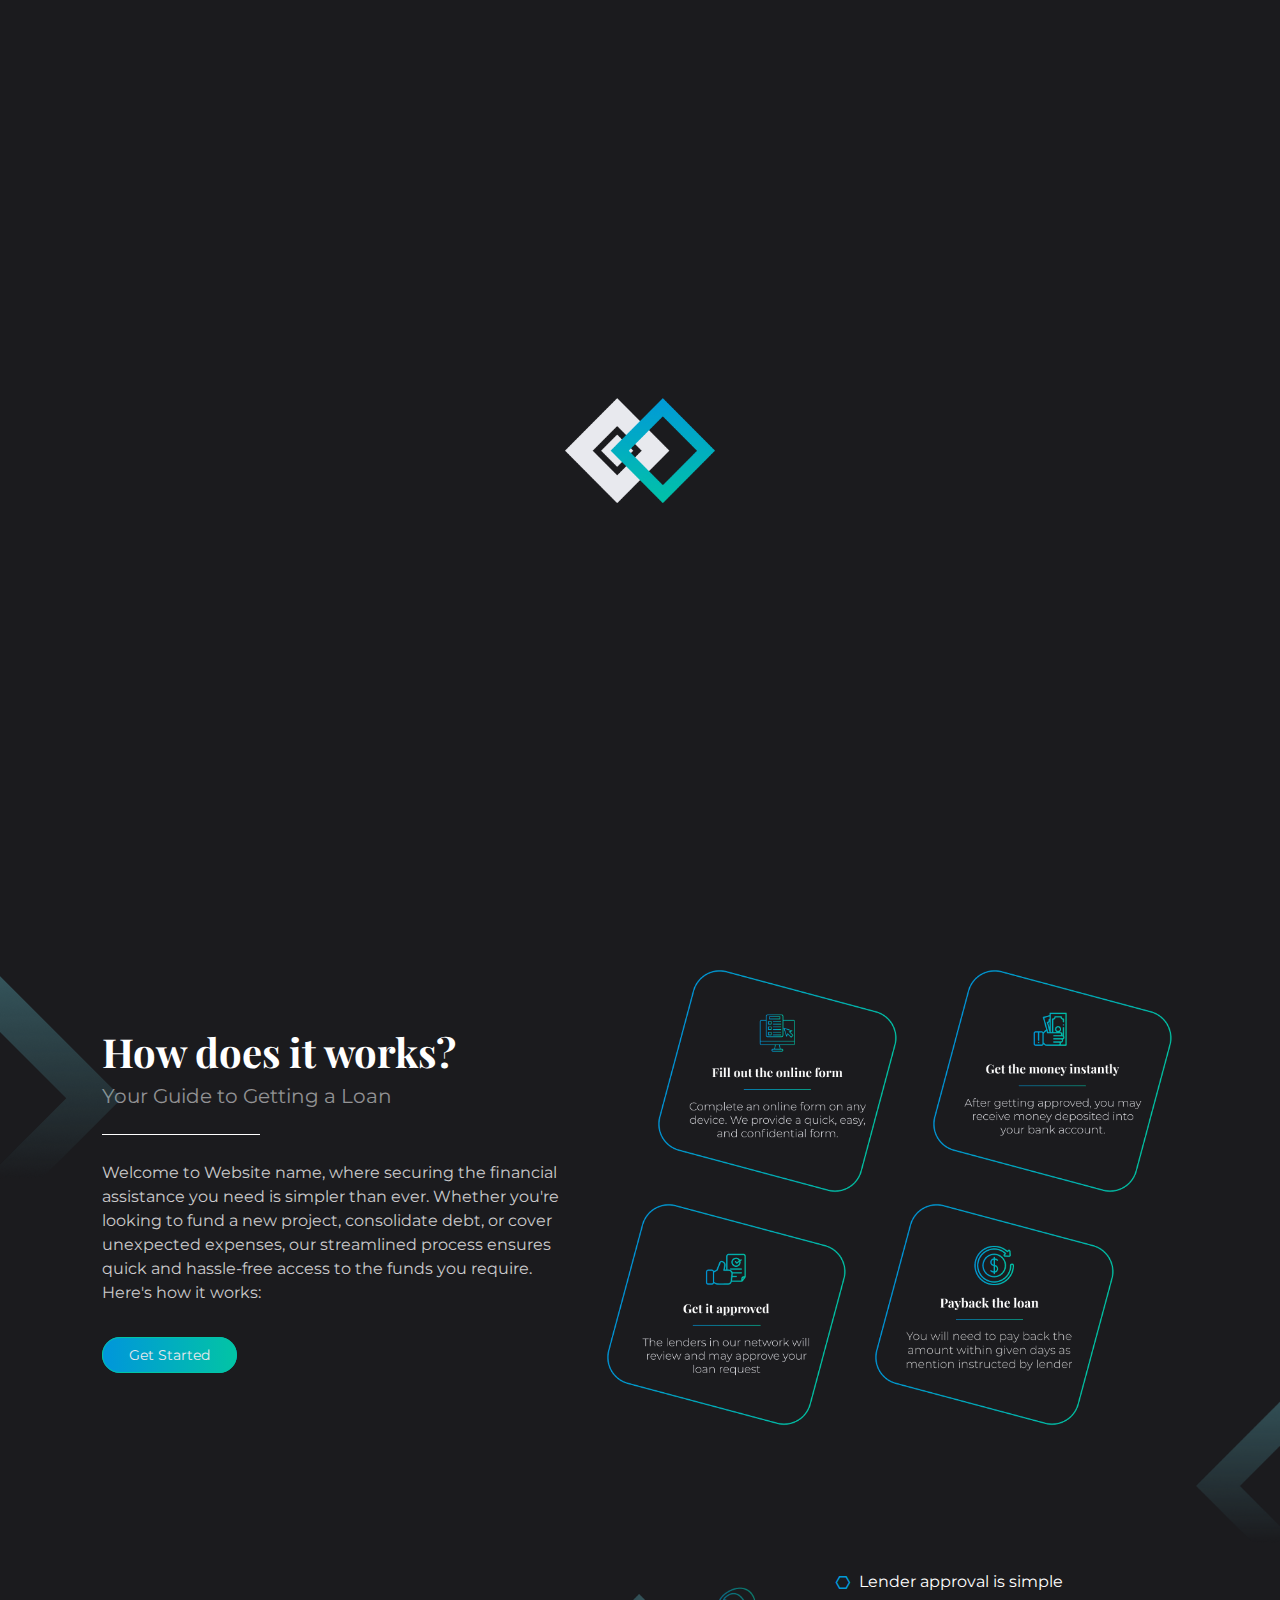
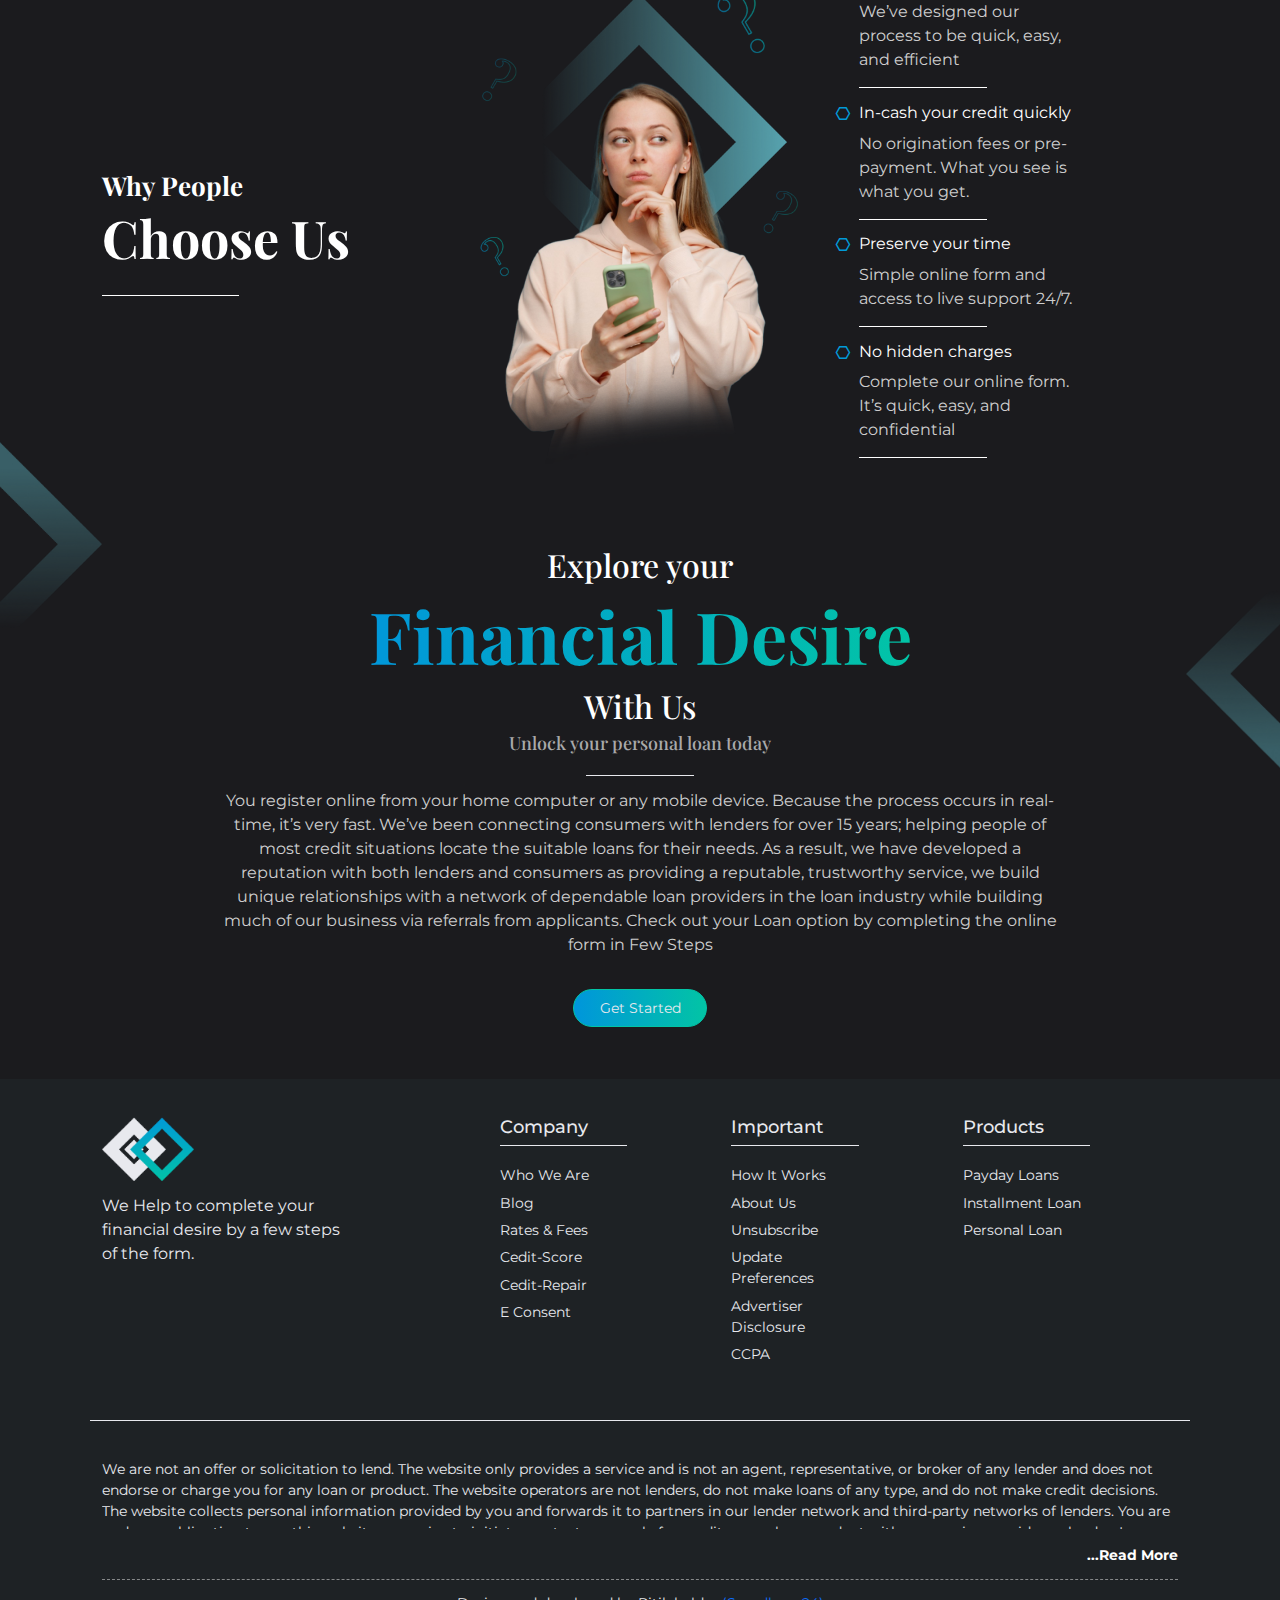
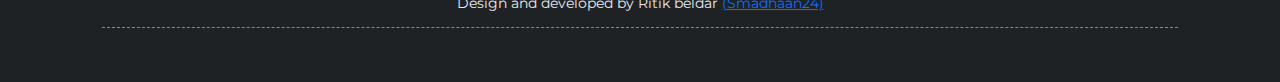
<file: index.html>
<!DOCTYPE html>
<html lang="en">

<head>
   <meta charset="UTF-8">
   <meta name="viewport" content="width=device-width, initial-scale=1.0">
   <title>Reliable Loan Provider | Fast & Easy Loans</title>
   <meta name="description"
      content="Get fast and easy loans from our reliable loan provider. Whether you need personal loans, business loans, or student loans, we've got you covered.">
   <link rel="stylesheet" href="assets/css/style.css">
   <link rel="stylesheet" href="assets/bootstrap/css/bootstrap.min.css">
   <link rel="stylesheet" href="assets/RemixIcon_Fonts_v4.4.0/fonts/remixicon.css">
   <!-- Favicon Links -->
   <link rel="icon" href="assets/images/logo.png" type="image/x-icon">
   <link rel="icon" href="assets/images/logo.png" type="image/png">
</head>

<body>
   <!-- pre loader start -->
   <div class="loader">
      <img src="assets/Images/logo.png" alt="Logo" class="logo">
   </div>
   <!-- pre loader end -->
   <!-- main body start -->
   <div class="main">
      <!-- hero and navbar section start -->
      <section class="hero-section position-relative">
         <div class="hero-section-overlay"></div>
         <div class="hero-section-sec">
            <header>
               <div class="row align-items-center">
                  <div class="col-md-12 col-lg-7 hendar-logo">
                     <a href="/" class="logo">
                        <img src="assets/Images/logo.png" alt="">
                     </a>
                     <i class="ri-menu-3-line"></i>
                  </div>
                  <div class="col-md-12 col-lg-5">
                     <div class="nav-bar">
                        <a href="/" class="logo">
                           <img src="assets/Images/logo.png" alt="">
                        </a>
                        <i class="ri-close-large-fill"></i>
                        <ul>
                           <li><a href="/">Home</a></li>
                           <li><a href="/">Loans</a></li>
                           <li><a href="/">About us</a></li>
                           <li><a href="/">Blog</a></li>
                           <li><a href="/">Contact</a></li>
                           <li><a href="form.html">Form</a></li>
                        </ul>
                     </div>
                  </div>
               </div>
            </header>
         </div>
         <div class="hero-section-main">
            <div class="row ">
               <div class="col-md-6 hero-section-main-left">
                  <img src="assets/Images/hero-1.png" alt="">
               </div>
               <div class="col-md-6">
                  <div class="hero-section-main-right">
                     <form action="">
                        <div class="row">
                           <div class="col-md-6 input-box">
                              <input type="text" placeholder="First Name">
                           </div>
                           <div class="col-md-6 input-box">
                              <input type="text" placeholder="Last Name">
                           </div>
                           <div class="col-md-12 mt-4 input-box email">
                              <input type="email" placeholder="Email">
                           </div>
                           <div class="col-md-12 range-bar mt-5">
                              <div class="d-flex justify-content-between align-items-end">
                                 <label for="customRange1" class="form-label">Loan Amount (₹1,000 -
                                    ₹3,00,000)*</label>
                                 <h3 id="rangeValue">₹50,000</h3>
                              </div>
                              <input type="range" class="form-range mt-2" id="customRange1" min="1000" max="300000"
                                 value="50000" step="1000" oninput="updateRange(this)">
                           </div>
                           <div class="col-md-12 mt-3 checkbox-input">
                              <input type="checkbox" id="customCheckbox">
                              <label for="customCheckbox">You agree to our <a href="">Privacy Policy &
                                    Terms</a>, E-consent</label>
                           </div>
                           <div class="col-md-12 mt-4 button-save">
                              <button>Get Started</button>
                           </div>
                        </div>
                     </form>
                  </div>
               </div>
            </div>
         </div>
         <img src="/assets/Images/Subtract1.png" class="subtract subtract1" alt="">
      </section>
      <!-- hero and navbar section end -->
      <!-- how-work section start -->
      <section class="how-work position-relative">
         <div class="row align-items-center">
            <div class="col-md-12 col-lg-6 how-work-left">
               <div class="how-work-left-heding">
                  <h2>How does it works?</h2>
                  <h5>Your Guide to Getting a Loan</h5>
               </div>
               <p>Welcome to Website name, where securing the financial assistance you need is simpler than ever.
                  Whether you're looking to fund a new project, consolidate debt, or cover unexpected expenses,
                  our streamlined process ensures quick and hassle-free access to the funds you require. Here's
                  how it works:
               </p>
               <div class="buton-save-body">
                  <a href="form.html" class="button-action">Get Started</a>
               </div>
            </div>
            <div class="col-md-12 col-lg-6 how-work-right">
               <div class="row">
                  <div class="col-md-6">
                     <img src="/assets/Images/form1.png" class="form1" alt="">
                  </div>
                  <div class="col-md-6">
                     <img src="/assets/Images/form2.png" class="form2" alt="">
                  </div>
                  <div class="col-md-6">
                     <img src="/assets/Images/form3.png" class="form3" alt="">
                  </div>
                  <div class="col-md-6">
                     <img src="/assets/Images/form4.png" class="form4" alt="">
                  </div>
               </div>
            </div>
         </div>
         <img src="/assets/Images/Subtract2.png" class="subtract subtract2" alt="">
      </section>
      <!-- how-work section end -->
      <!-- Choose Us section start -->
      <section class="how-work position-relative">
         <div class="row align-items-center">
            <div class="col-md-12 col-lg-4 how-work-left">
               <div class="how-work-left-heding how-work-left-heding2">
                  <h2><span>Why People</span> <br> Choose Us</h2>
               </div>
            </div>
            <div class="col-md-6 col-lg-4 why-chooseus-img">
               <img src="assets/Images/whychooseus.png" alt="">
            </div>
            <div class="col-md-6 col-lg-4 choose-us-text">
               <div class="row">
                  <div class="col-md-12 col-lg-12">
                     <div class="d-flex choose-us-text-line gap-2">
                        <i class="ri-hexagon-line"></i>
                        <div>
                           <span>Lender approval is simple</span>
                           <p>We’ve designed our process to be quick, easy, and efficient</p>
                        </div>
                     </div>
                  </div>
                  <div class="col-md-12 col-lg-12">
                     <div class="d-flex choose-us-text-line gap-2">
                        <i class="ri-hexagon-line"></i>
                        <div>
                           <span>In-cash your credit quickly</span>
                           <p>No origination fees or pre-payment. What you see is what you get.</p>
                        </div>
                     </div>
                  </div>
                  <div class="col-md-12 col-lg-12">
                     <div class="d-flex choose-us-text-line gap-2">
                        <i class="ri-hexagon-line"></i>
                        <div>
                           <span>Preserve your time</span>
                           <p>Simple online form and access to live support 24/7.</p>
                        </div>
                     </div>
                  </div>
                  <div class="col-md-12 col-lg-12">
                     <div class="d-flex choose-us-text-line gap-2">
                        <i class="ri-hexagon-line"></i>
                        <div>
                           <span>No hidden charges</span>
                           <p>Complete our online form. It’s quick, easy, and confidential</p>
                        </div>
                     </div>
                  </div>
               </div>
            </div>
         </div>
         <img src="/assets/Images/Subtract3.png" class="subtract subtract3" alt="">
      </section>
      <!-- Choose Us section end -->
      <!-- Financial Desire section start -->
      <section class="explore-your position-relative">
         <h5>Explore your</h5>
         <h2>Financial Desire</h2>
         <h5>With Us</h5>
         <h6>Unlock your personal loan today</h6>
         <div class="explore-your-line"></div>
         <p>You register online from your home computer or any mobile device. Because the process occurs in
            real-time, it’s very fast. We’ve been connecting consumers with lenders for over 15 years; helping
            people of most credit situations locate the suitable loans for their needs. As a result, we have
            developed a reputation with both lenders and consumers as providing a reputable, trustworthy service, we
            build unique relationships with a network of dependable loan providers in the loan industry while
            building much of our business via referrals from applicants. Check out your Loan option by completing
            the online form in Few Steps
         </p>
         <a href="form.html" class="button-action">Get Started</a>
         <img src="/assets/Images/Subtract4.png" class="subtract subtract4" alt="">
      </section>
      <!-- Financial Desire section end -->
      <!-- footer section start -->
      <footer>
         <div class="row footer-top">
            <div class="col-md-6 col-lg-3 footer-left">
               <img src="assets/Images/logo.png" alt="">
               <p>We Help to complete your financial desire by a few steps of the form.</p>
            </div>
            <div class="col-md-12 col-lg-9 footer-right">
               <div class="row gap-5">
                  <div class="col-md-4 col-lg-3">
                     <ul>
                        <h5>Company</h5>
                        <li><a href="">Who We Are</a></li>
                        <li><a href="">Blog</a></li>
                        <li><a href="">Rates & Fees</a></li>
                        <li><a href="">Cedit-Score</a></li>
                        <li><a href="">Cedit-Repair</a></li>
                        <li><a href="">E Consent</a></li>
                     </ul>
                  </div>
                  <div class="col-md-4 col-lg-3">
                     <ul>
                        <h5>Important</h5>
                        <li><a href="">How It Works</a></li>
                        <li><a href="">About Us</a></li>
                        <li><a href="">Unsubscribe</a></li>
                        <li><a href="">Update Preferences</a></li>
                        <li><a href="">Advertiser Disclosure</a></li>
                        <li><a href="">CCPA</a></li>
                     </ul>
                  </div>
                  <div class="col-md-4 col-lg-3">
                     <ul>
                        <h5>Products</h5>
                        <li><a href="">Payday Loans</a></li>
                        <li><a href="">Installment Loan</a></li>
                        <li><a href="">Personal Loan</a></li>
                     </ul>
                  </div>
               </div>
            </div>
         </div>
         <div class="footer-bottom">
            <p id="content">
               We are not an offer or solicitation to lend. The website only provides a service and is not an
               agent, representative, or broker of any lender and does not endorse or charge you for any loan or
               product. The website operators are not lenders, do not make loans of any type, and do not make
               credit decisions. The website collects personal information provided by you and forwards it to
               partners in our lender network and third-party networks of lenders. You are under no obligation to
               use this website or service to initiate, contact, nor apply for credit or any loan product with any
               service provider or lender. Loan amounts vary from $100 and $50,000 but not all lenders can provide
               up to $35,000. Providing your information on the website does not guarantee you will be approved for
               a loan or credit product. Cash transfer times may vary between lenders and may depend on your
               individual financial institution. In some circumstances faxing may be required. Any of the above
               referenced suggestions are based on industry best practices and should be used for informational
               purposes only and not construed as legal advice. You should contact your attorney to obtain advice
               with respect to any particular issue or problem. Short-term cash loans are meant to provide you with
               short-term financing to solve immediate cash needs and should not be considered a long-term
               solution. This service and lenders are not available in all states. Lenders may perform credit
               checks with the three credit reporting bureaus: Experian, Equifax, or Trans Union or may perform
               alternative credit checks or consumer reports through alternative providers. By submitting your
               request, you acknowledge, agree, and authorize that (a) your information may be sent to lenders
               and/or third-party partners on your behalf, and (b) such lenders may obtain consumer reports and
               related information about you from one or more consumer reporting agencies, such as TransUnion,
               Experian and Equifax to evaluate your creditworthiness. Important: We do not sell your personal data
            </p>
            <div class="d-flex justify-content-end">
               <span id="readMoreBtn" onclick="toggleReadMore()">...Read More</span>
            </div>
         </div>
         <div class="copy text-center">
            <p>Design and developed by Ritik beldar <a href="http://smadhaan24.com/" target="_blank">(Smadhaan24)</a>
            </p>
         </div>
      </footer>
      <!-- footer section end -->
   </div>
   <!-- main body end -->
   <script src="assets/bootstrap/js/bootstrap.min.js"></script>
   <script src="assets/js/script.js"></script>
</body>

</html>
</file>
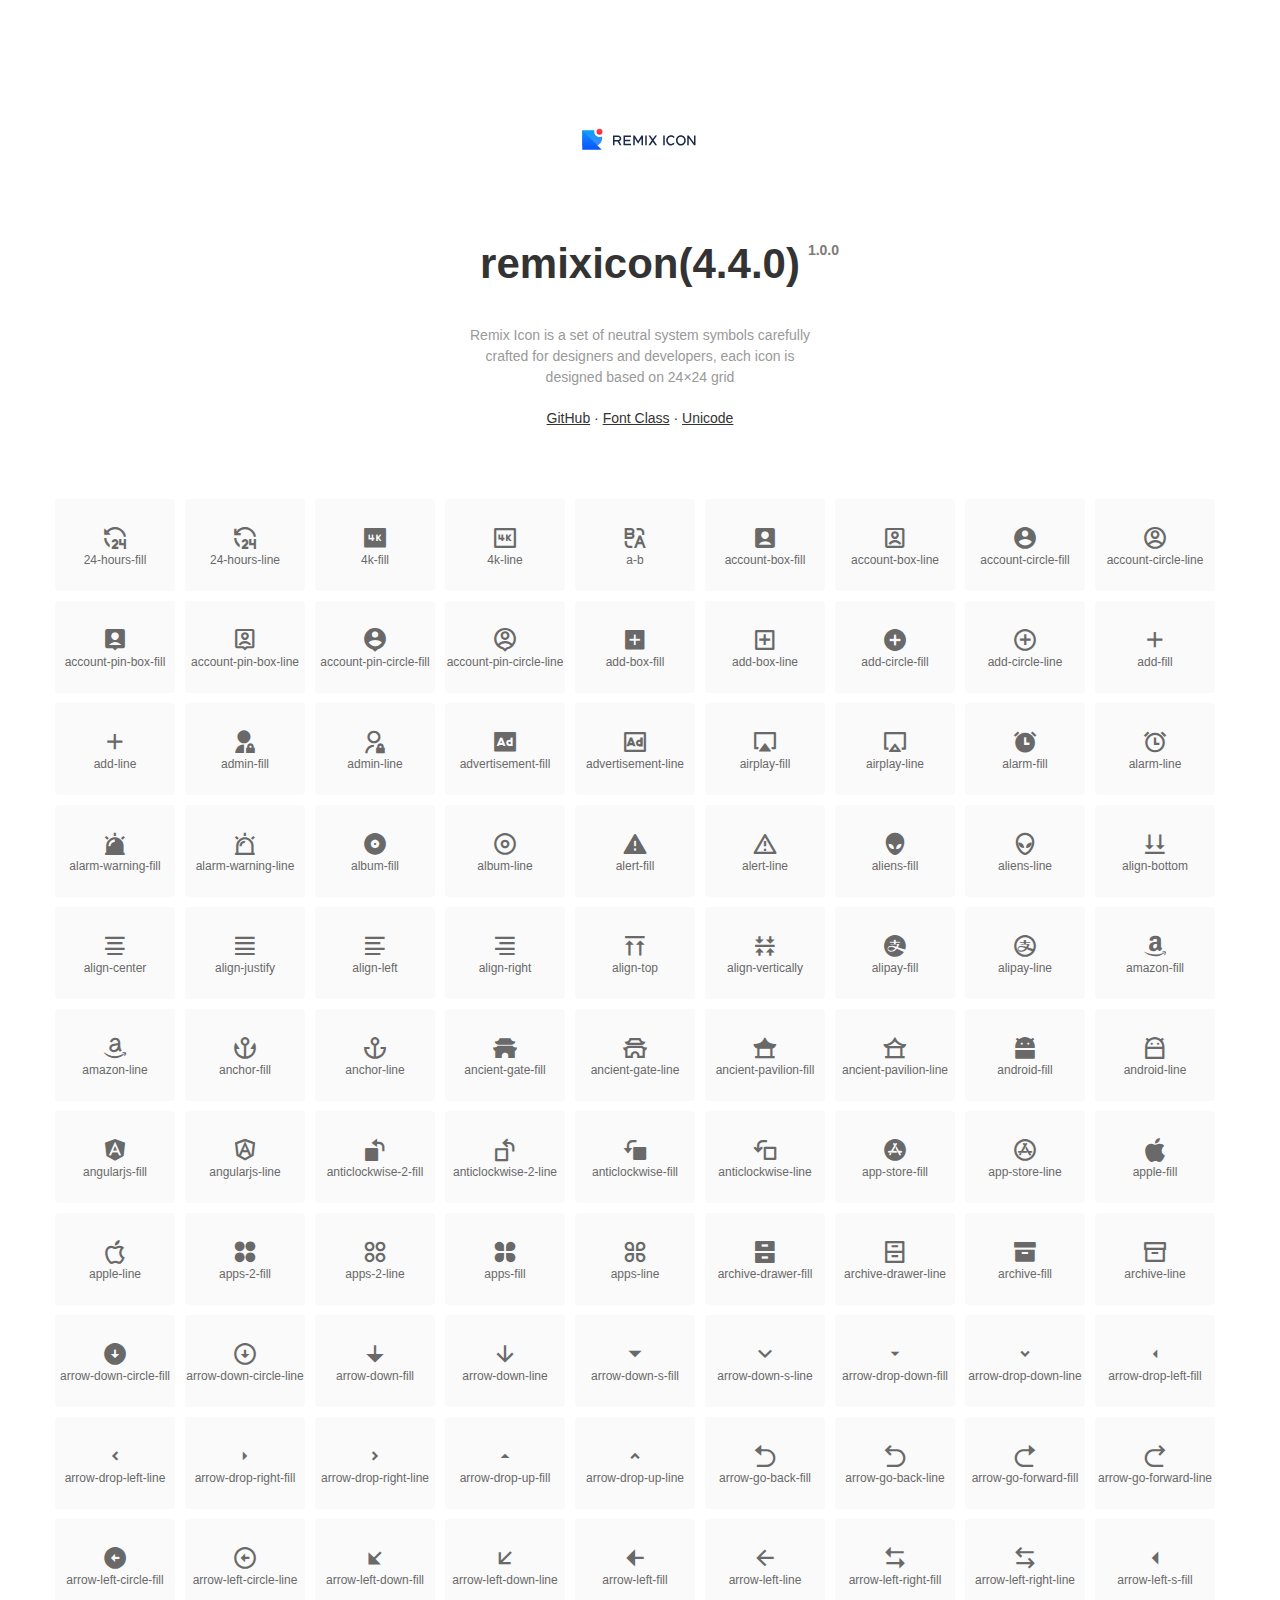
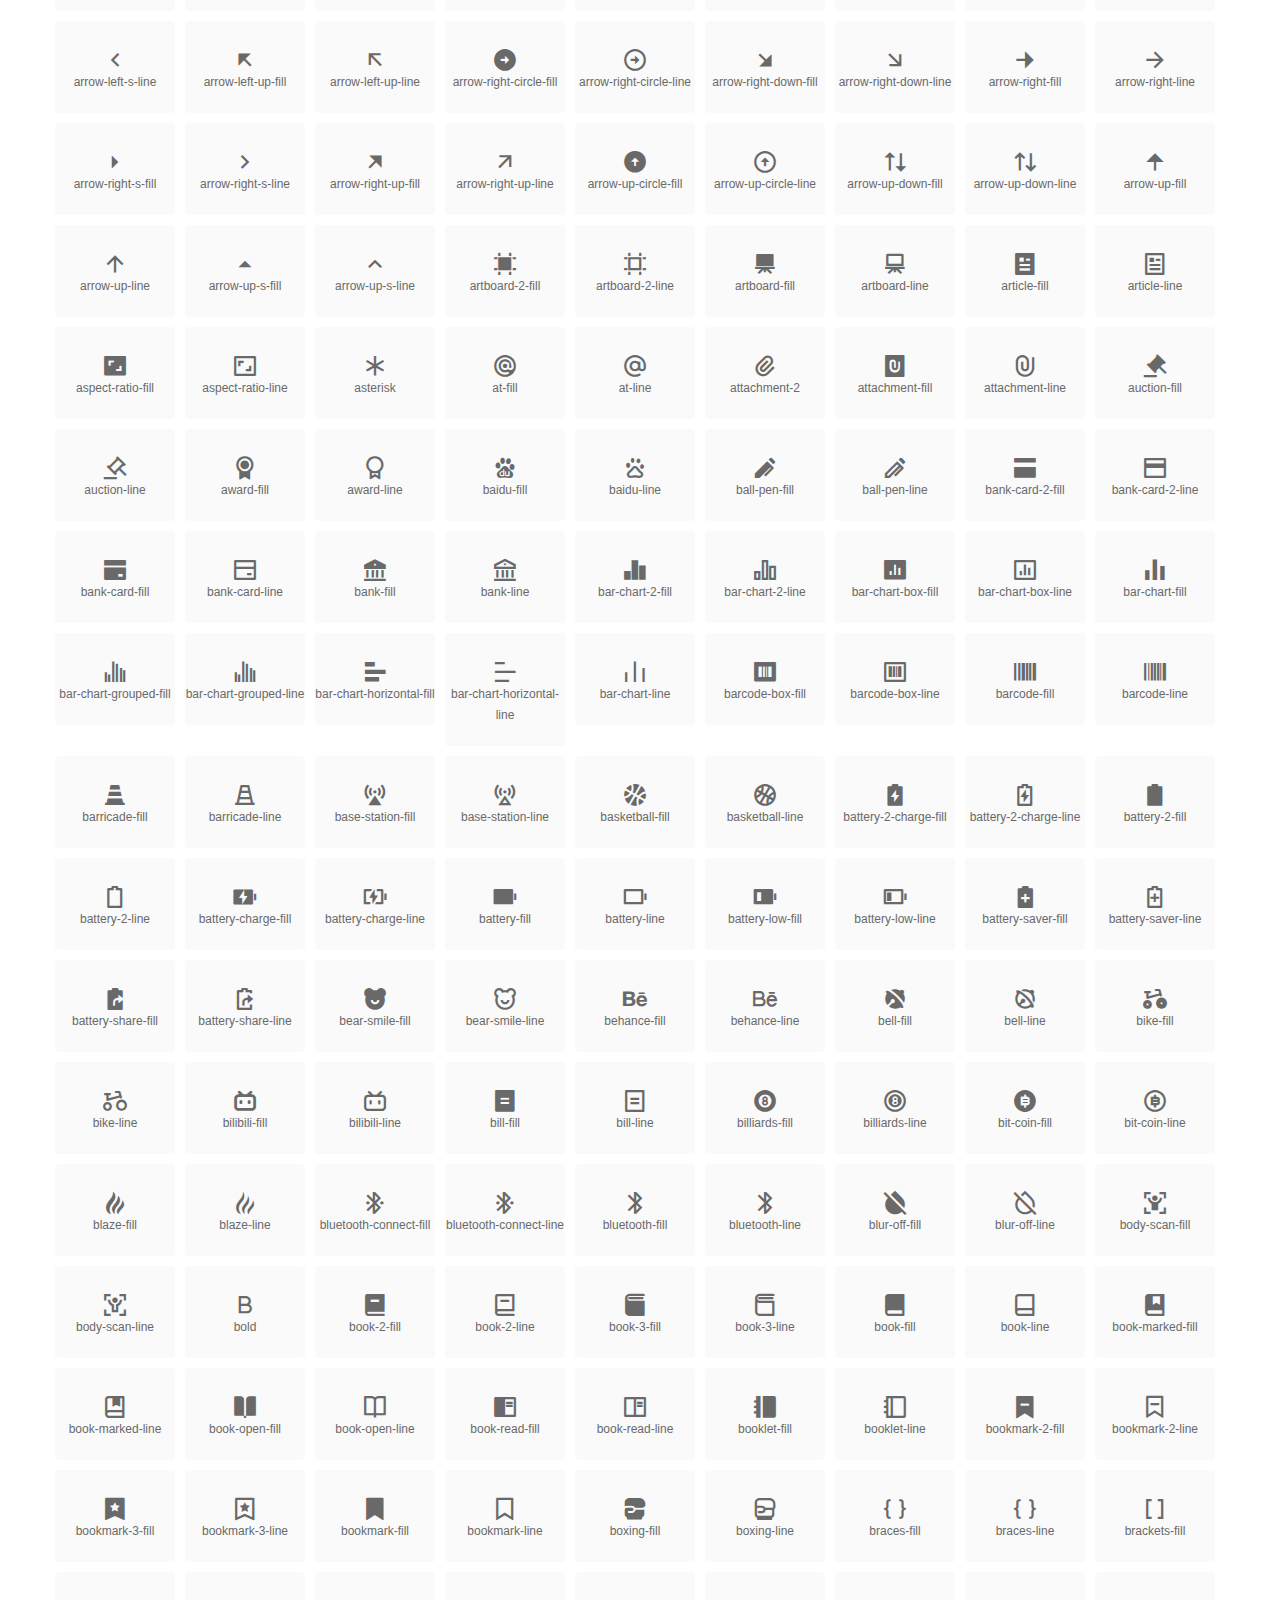
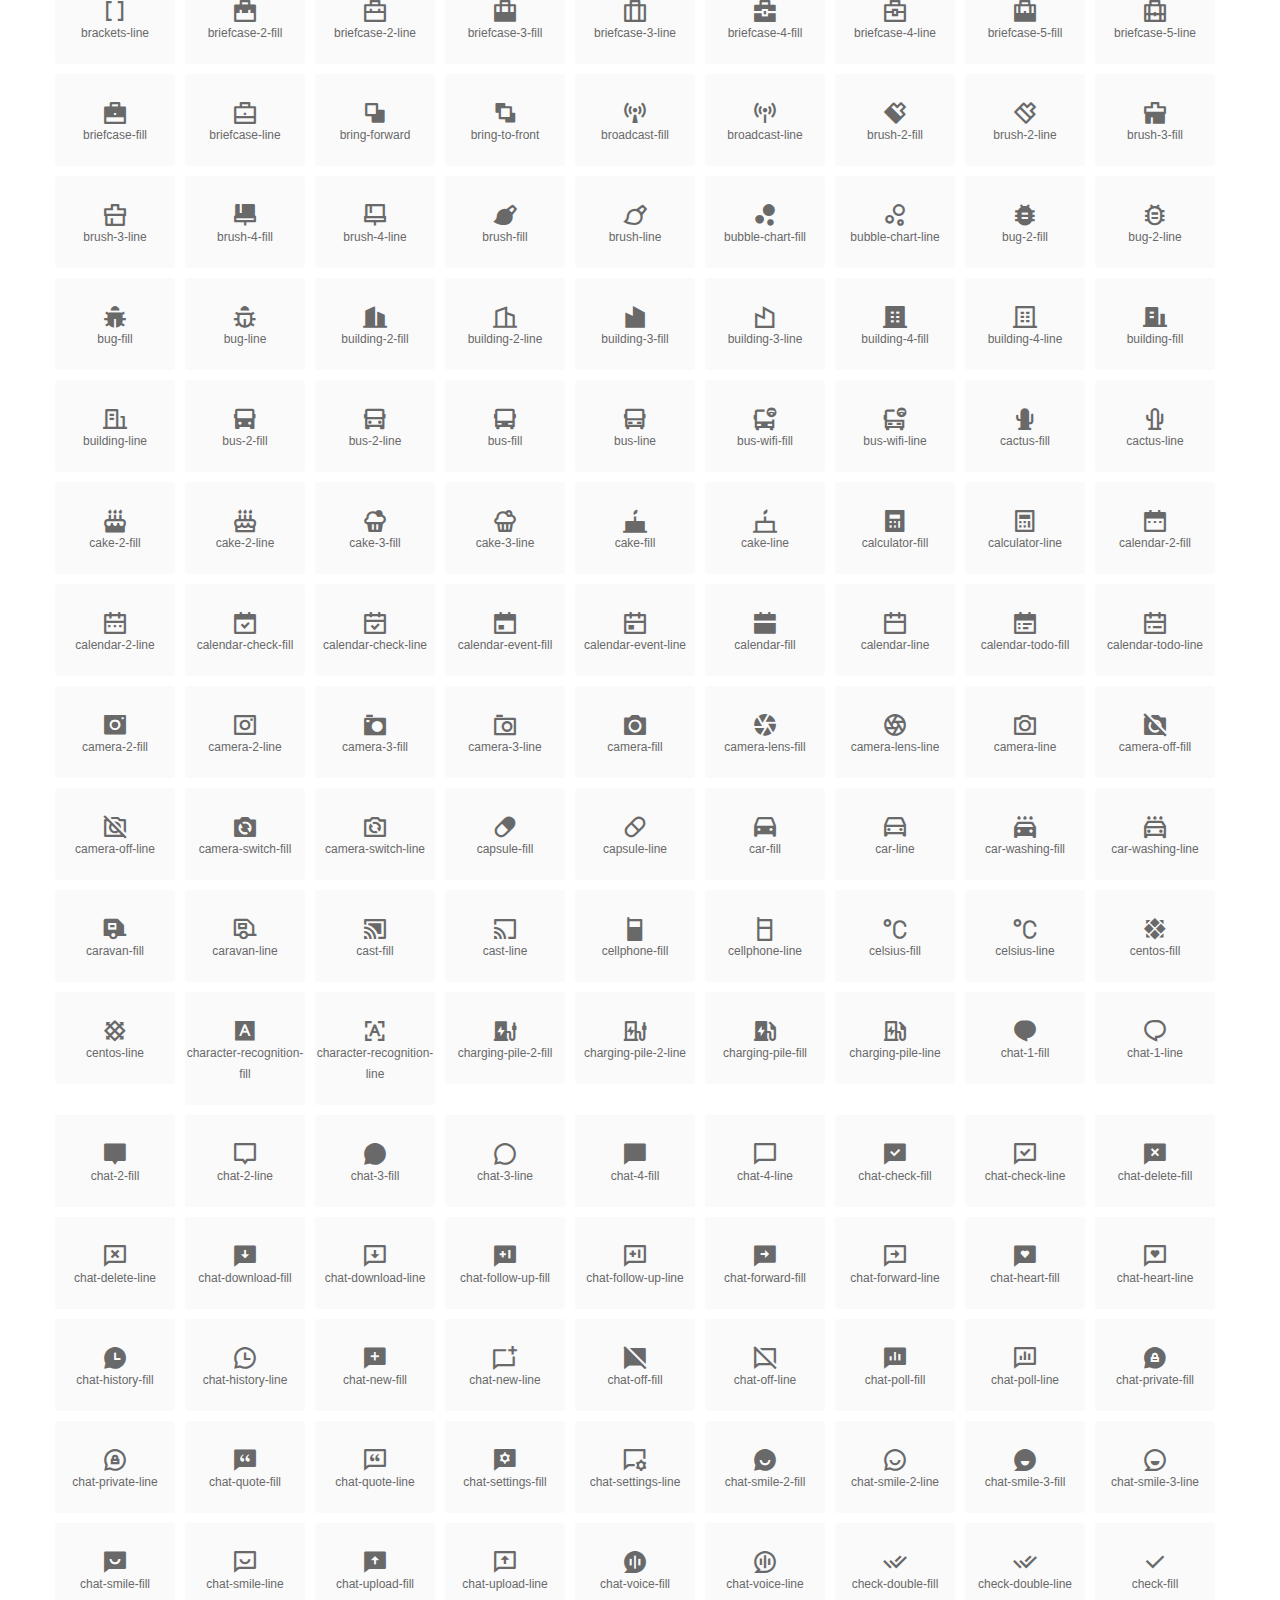
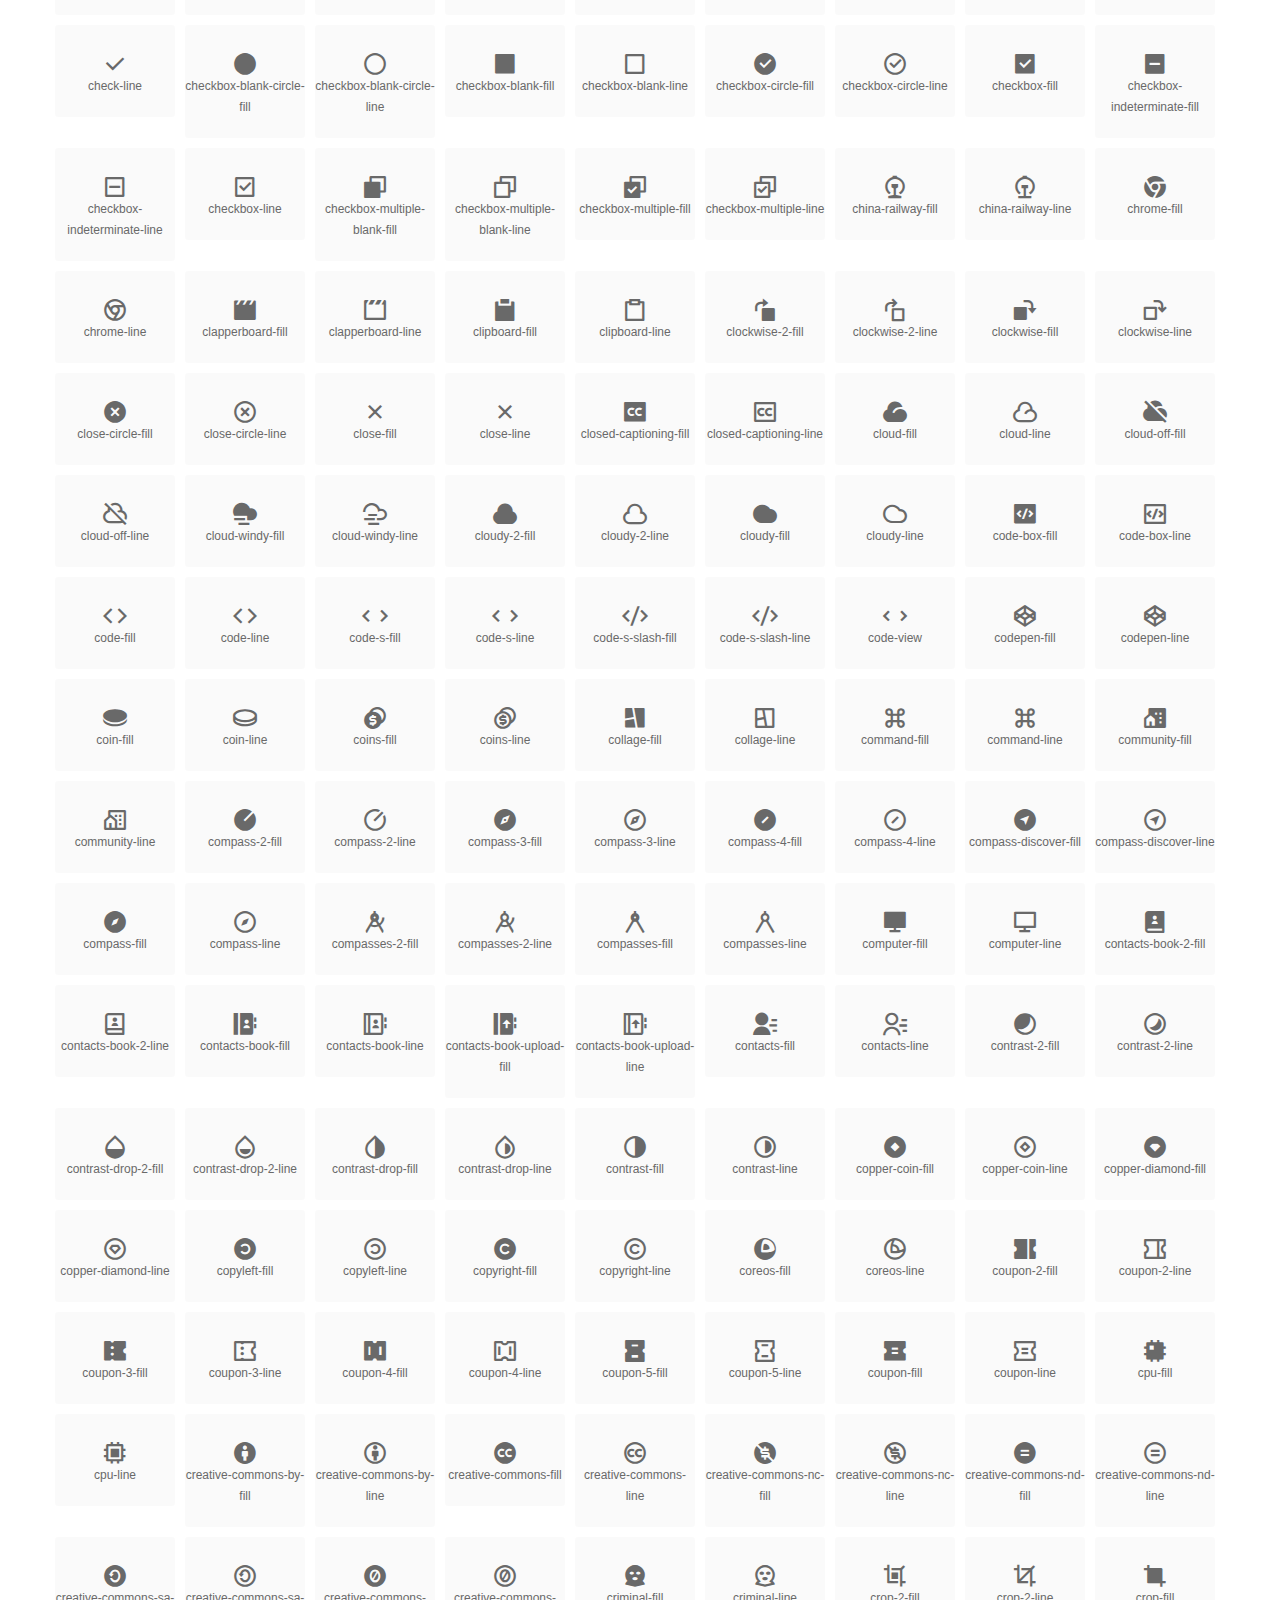
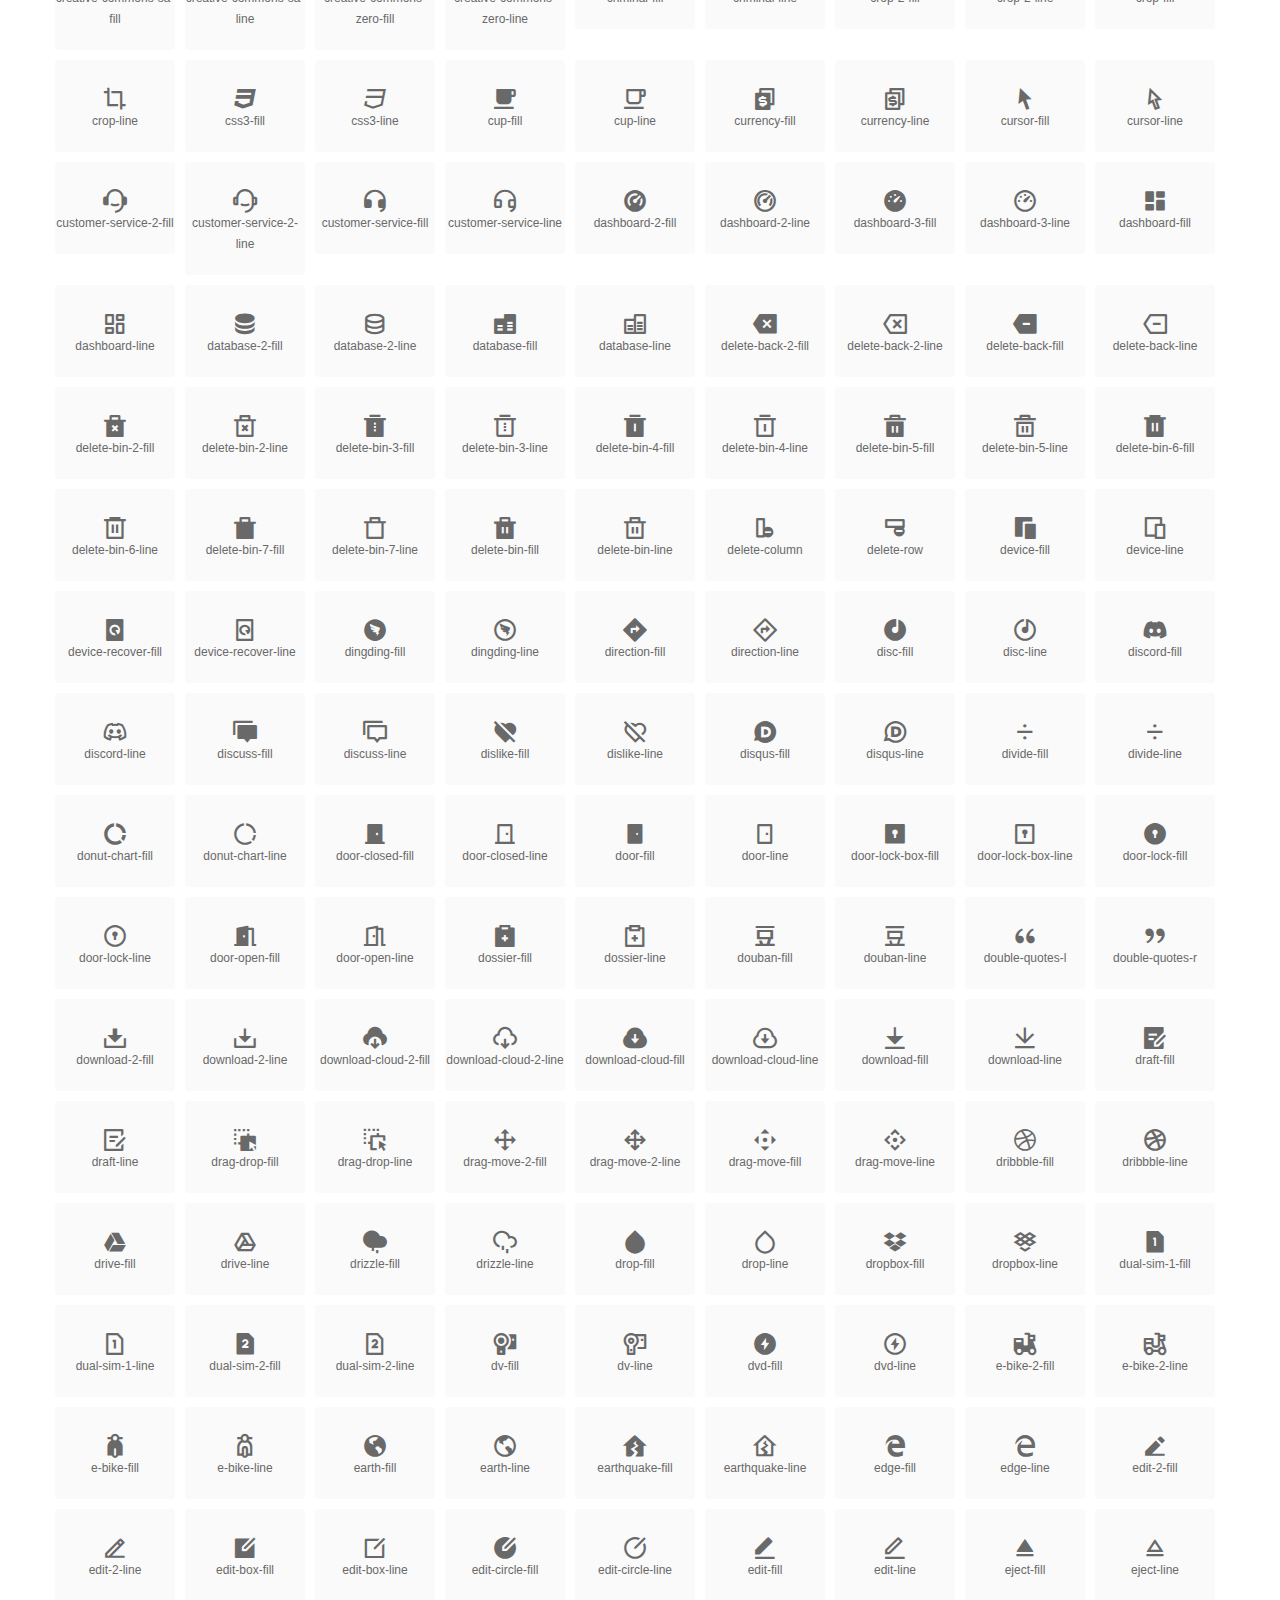
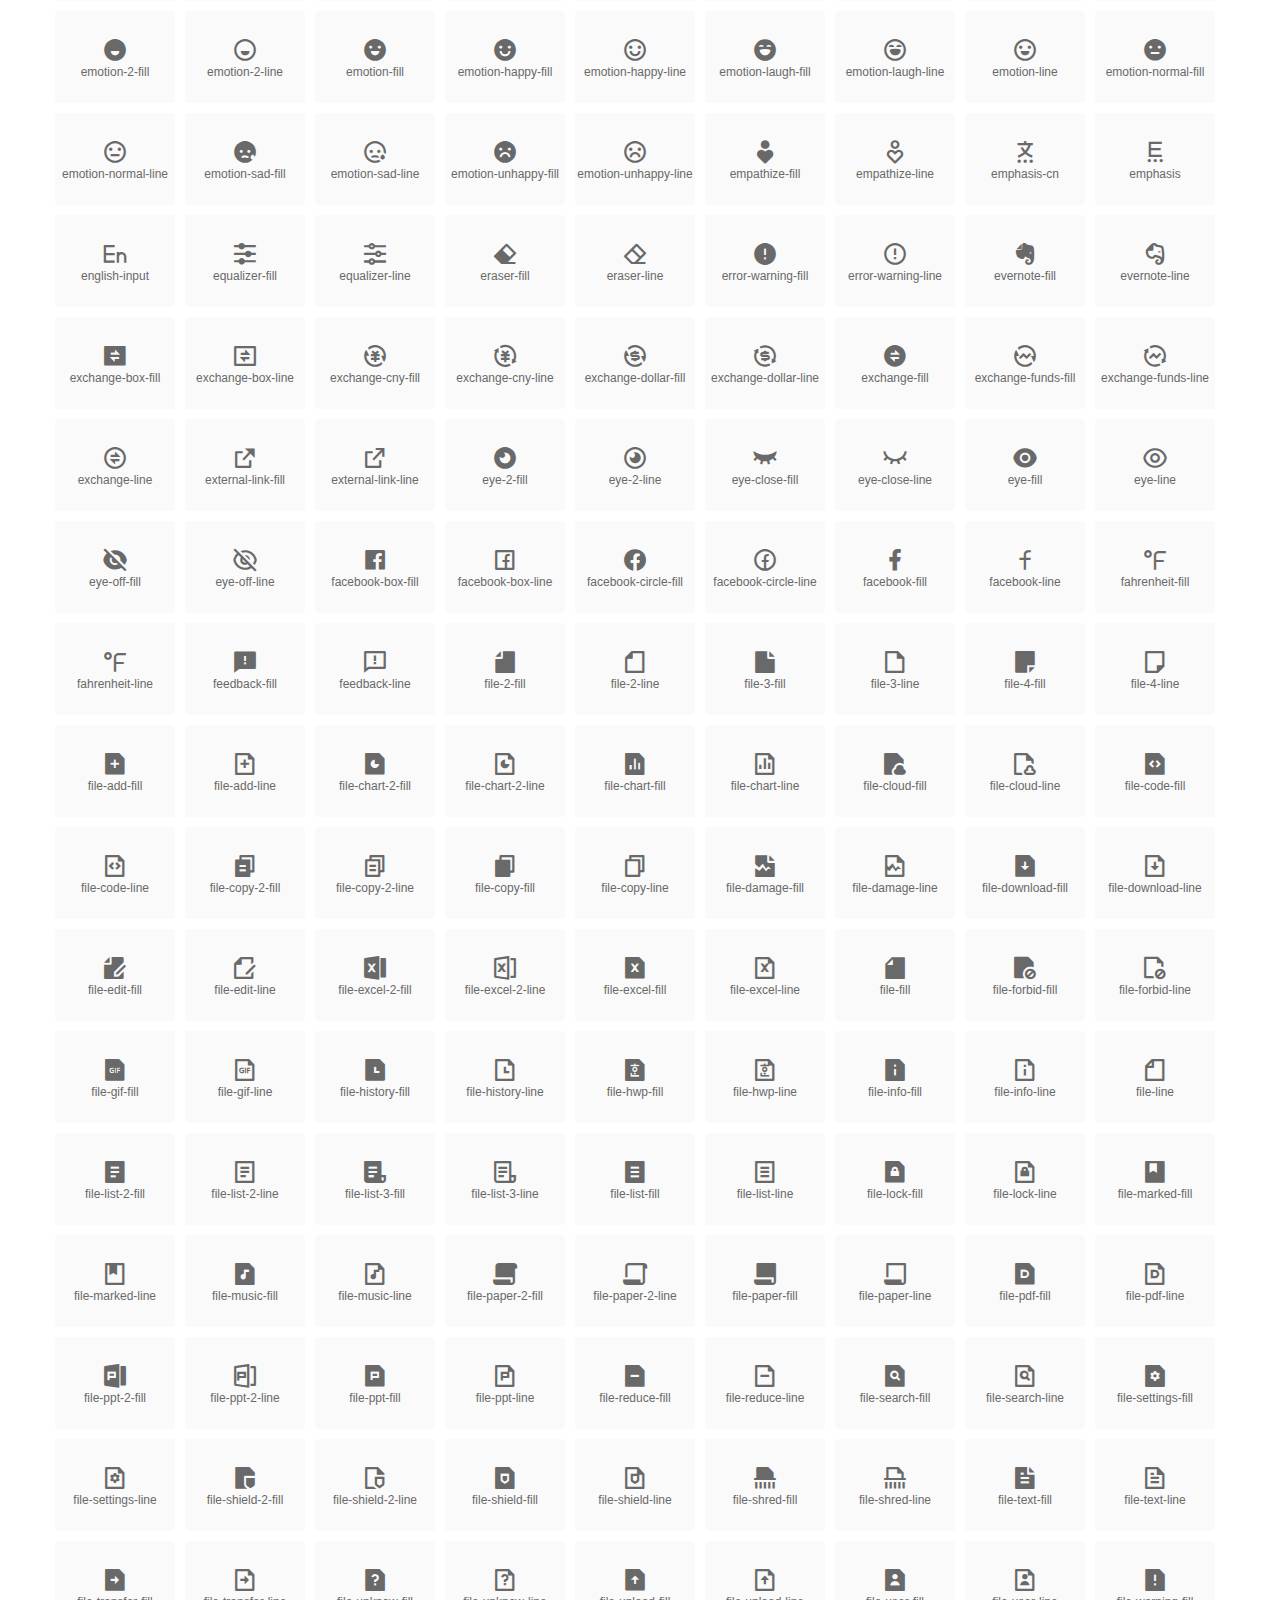
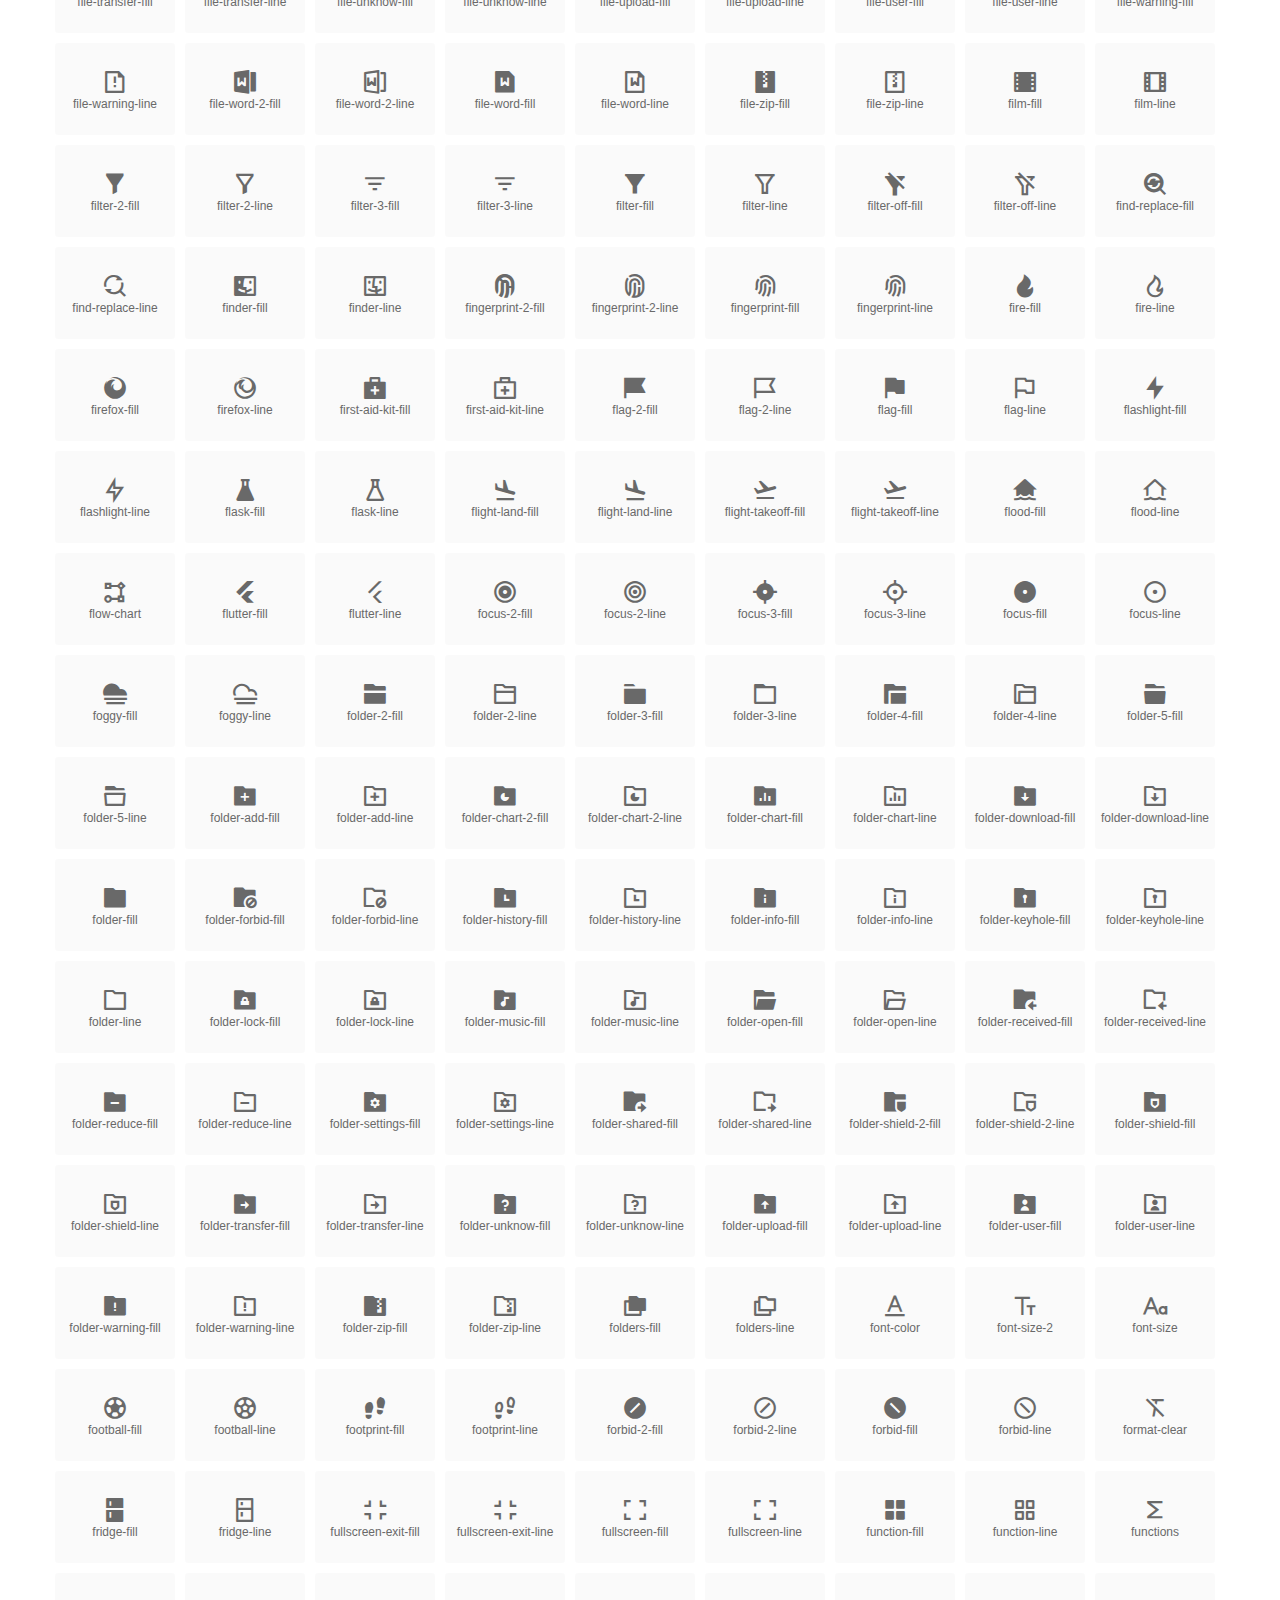
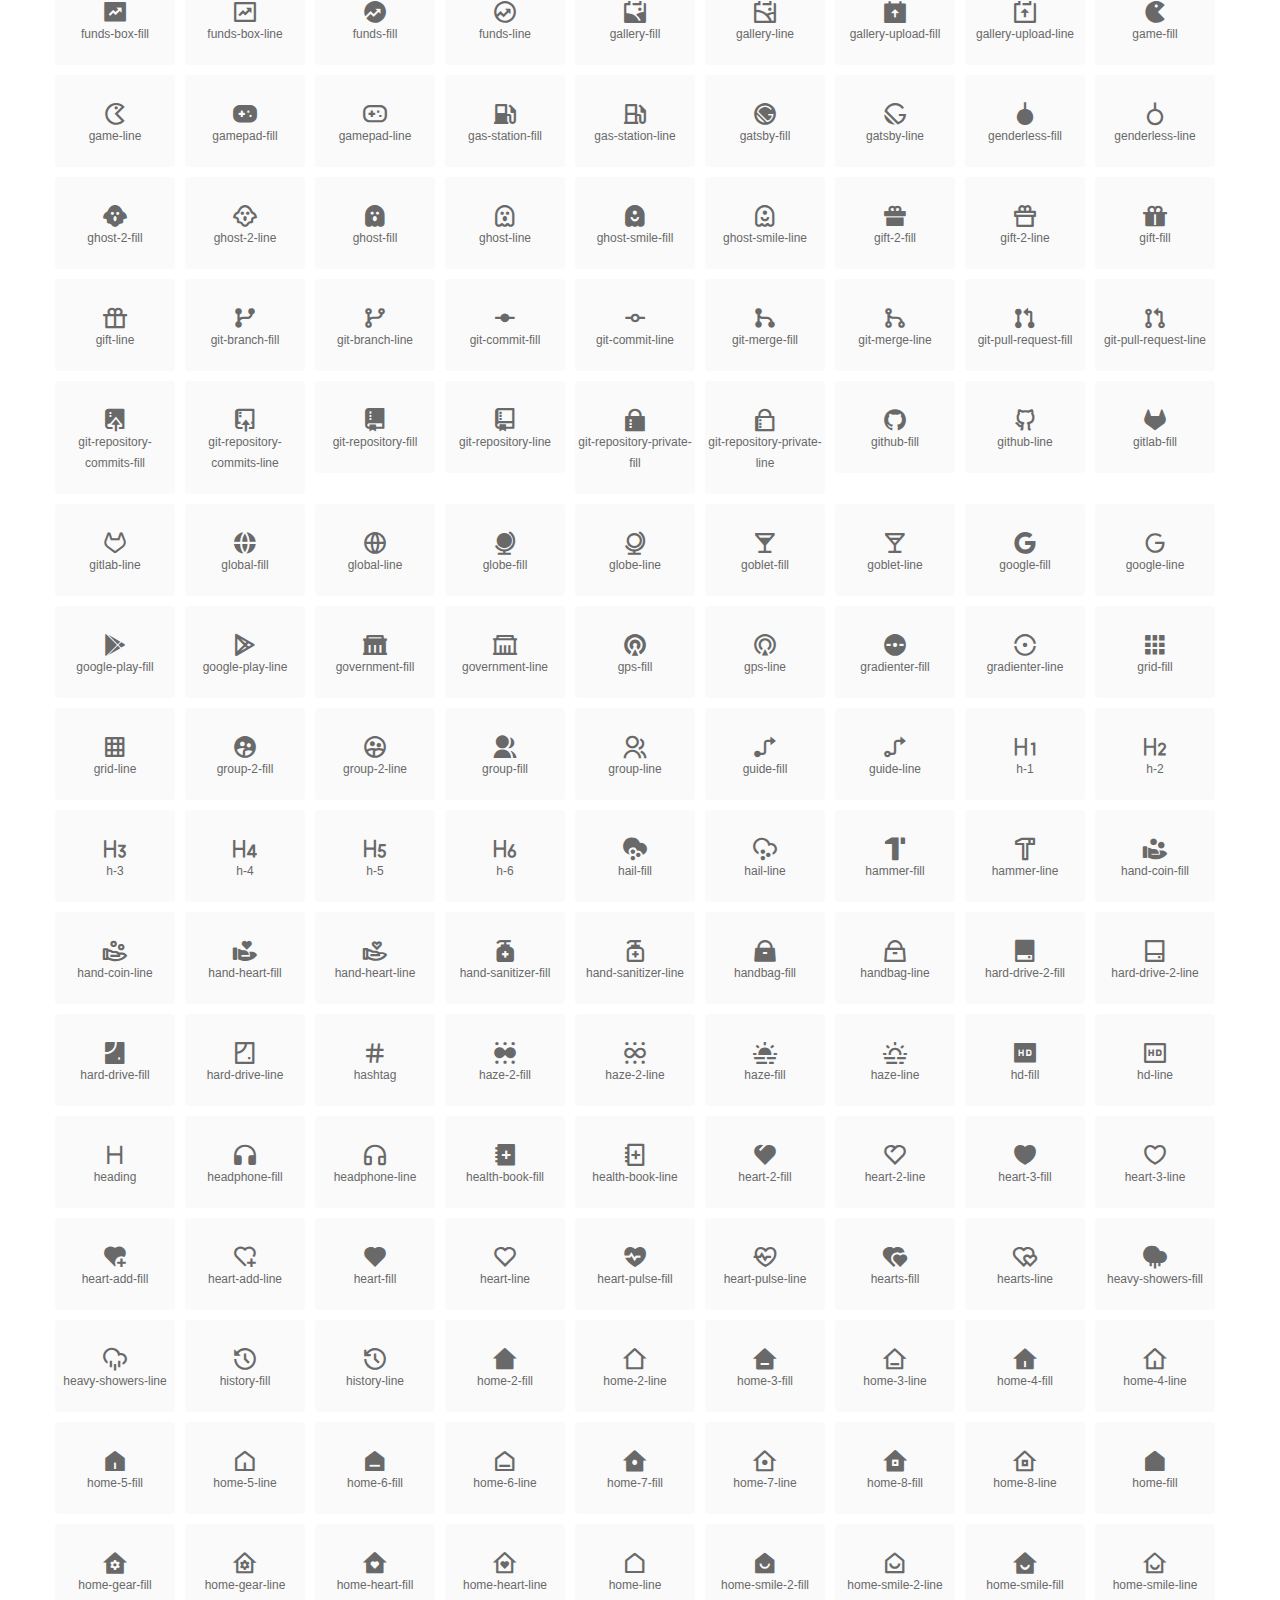
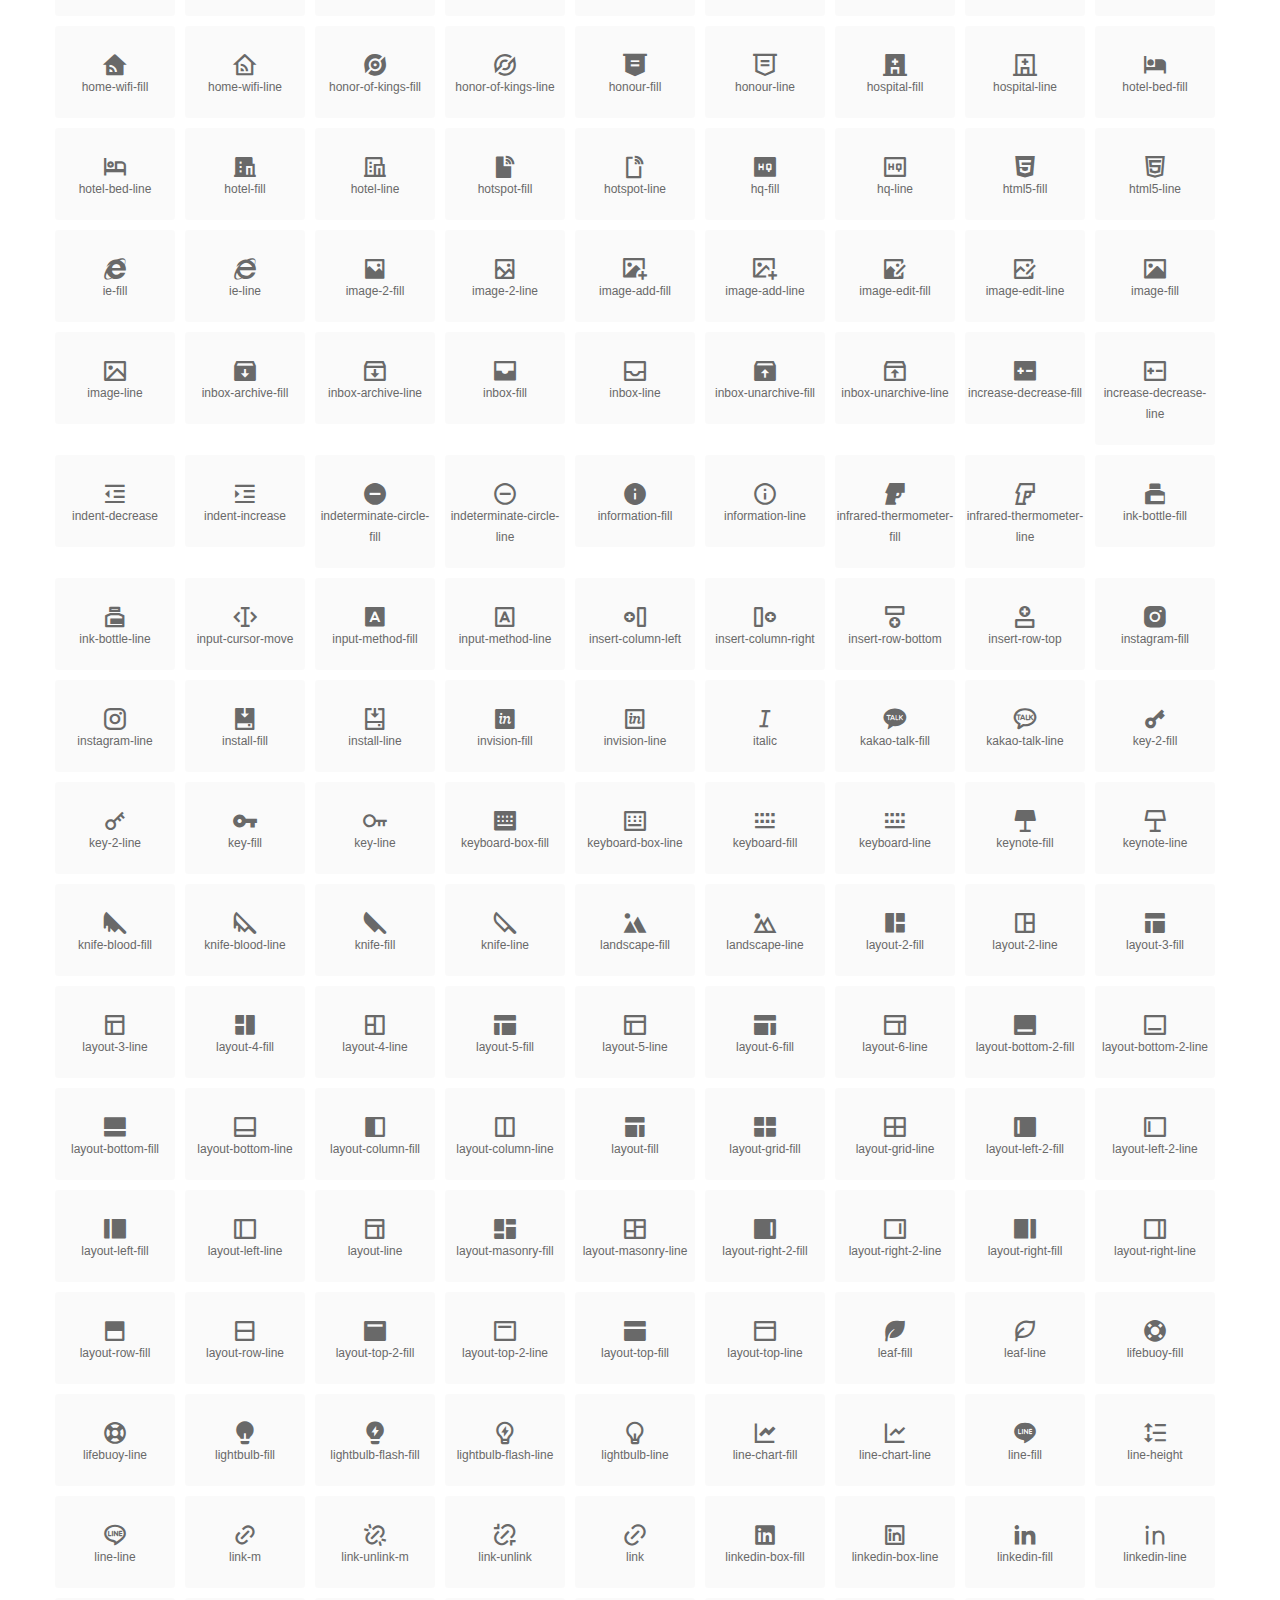
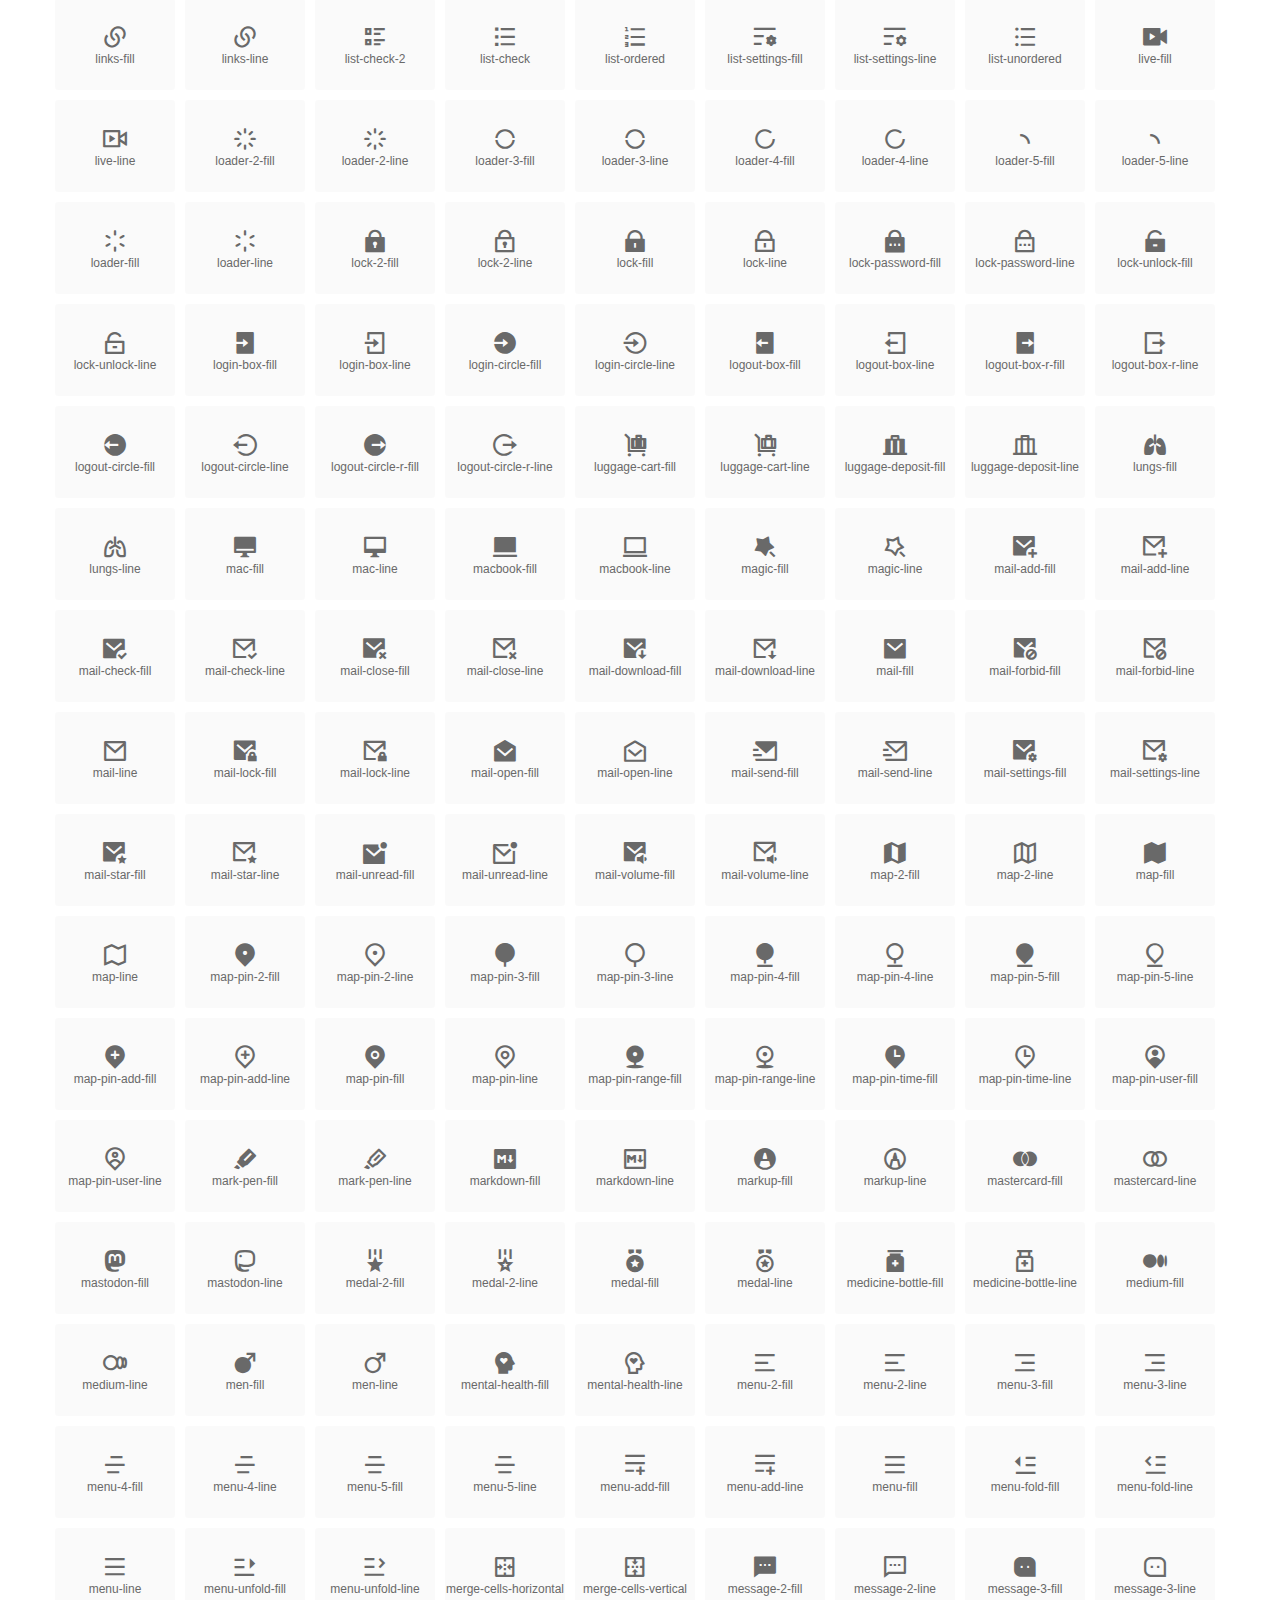
<file: assets/RemixIcon_Fonts_v4.4.0/fonts/index.html>
<!DOCTYPE html>
<html lang="en">
<head>
  <meta charset="UTF-8">
  <title>remixicon(4.4.0)</title>
  <meta name="viewport" content="width=device-width,minimum-scale=1.0,maximum-scale=1.0,user-scalable=no">
   
  <meta name="description" content="Remix Icon is a set of neutral system symbols carefully crafted for designers and developers, each icon is designed based on 24×24 grid">
   
  <meta name="keywords" content="remixicon,TTF,EOT,WOFF,WOFF2,SVG">
  
  
  
  <link rel="stylesheet" href="remixicon.css" />
  
  <style>
    *{margin: 0;padding: 0;list-style: none;}
    body { color: #696969; font: 12px/1.5 tahoma, arial, \5b8b\4f53, sans-serif; }
    a { color: #333; text-decoration: underline; }
    a:hover { color: rgb(9, 73, 209); }
    .header { color: #333; text-align: center; padding: 80px 0 60px 0; min-height: 153px; font-size: 14px; }
    .header .logo svg { height: 120px; width: 120px; }
    .header h1 { font-size: 42px; padding: 26px 0 10px 0; }
    .header sup {font-size: 14px; margin: 8px 0 0 8px; position: absolute; color: #7b7b7b; }
    .info {
      color: #999;
      font-weight: normal;
      max-width: 346px;
      margin: 0 auto;
      padding: 20px 0;
      font-size: 14px;
    }

    .icons { max-width: 1190px; margin: 0 auto; }
    .icons ul { text-align: center; }
    .icons ul li {
      vertical-align: top;
      width: 120px;
      display: inline-block;
      text-align: center;
      background-color: rgba(0,0,0,.02);
      border-radius: 3px;
      padding: 29px 0 10px 0;
      margin-right: 10px;
      margin-top: 10px;
      transition: all 0.6s ease;
    }
    .icons ul li:hover { background-color: rgba(0,0,0,.06); }
    .icons ul li:hover span { color: #3c75e4; opacity: 1; }
    .icons ul li .unicode { color: #8c8c8c; opacity: 0.3; }
    .icons ul li h4 {
      font-weight: normal;
      padding: 10px 0 5px 0;
      display: block;
      color: #8c8c8c;
      font-size: 14px;
      line-height: 12px;
      opacity: 0.8;
    }
    .icons ul li:hover h4 { opacity: 1; }
    .icons ul li svg { width: 24px; height: 24px; }
    .icons ul li:hover { color: #3c75e4; }
    .footer { text-align: center; padding: 10px 0 90px 0; }
    .footer a { text-align: center; padding: 10px 0 90px 0; color: #696969;}
    .footer a:hover { color: #0949d1; }
    .links { text-align: center; padding: 50px 0 0 0; font-size: 14px; }
    
    .icons ul li.class-icon { font-size: 21px; line-height: 21px; padding-bottom: 20px; }
    .icons ul li.class-icon p{ font-size: 12px; }
    .icons ul li.class-icon [class^="ri-"]{ font-size: 26px; }
    
    
    
  </style>
  
</head>

<body>
  
  <div class="header">
    
    <div class="logo">
      <a href="./"><svg width="160" height="32" viewBox="0 0 160 32" fill="none" xmlns="http://www.w3.org/2000/svg">
<path d="M121.5 9.80005C123.33 9.80005 124.984 10.5797 126.165 11.8344L124.75 13.2496C123.929 12.3549 122.773 11.8 121.5 11.8C119.029 11.8 117 13.891 117 16.5C117 19.1091 119.029 21.2 121.5 21.2C122.773 21.2 123.929 20.6452 124.75 19.7505L126.165 21.1657C124.984 22.4204 123.33 23.2 121.5 23.2C117.91 23.2 115 20.2004 115 16.5C115 12.7997 117.91 9.80005 121.5 9.80005Z" fill="#1A2947"/>
<path d="M113 10V23H111V10H113Z" fill="#1A2947"/>
<path d="M154 23V9.99988H152L152 19.6019L144.997 9.99988L143 10.0039V23H145L145 13.3969L152 23H154Z" fill="#1A2947"/>
<path d="M68 10V12H60V15.5H67V17.5H60V21H68V23H58V10H68Z" fill="#1A2947"/>
<path d="M82 10L77.4999 17.201L73 10H71V23H73V13.775L77.4999 20.975L82 13.773V23H84V10H82Z" fill="#1A2947"/>
<path d="M89 10V23H87V10H89Z" fill="#1A2947"/>
<path d="M96.9999 14.7565L93.6689 9.99951H91.2279L95.7789 16.4995L91.2289 22.9995H93.6689L96.9999 18.2435L100.33 22.9995H102.772L98.2209 16.4995L102.773 9.99951H100.33L96.9999 14.7565Z" fill="#1A2947"/>
<path fill-rule="evenodd" clip-rule="evenodd" d="M141 16.5C141 12.7997 138.09 9.80005 134.5 9.80005C130.91 9.80005 128 12.7997 128 16.5C128 20.2004 130.91 23.2 134.5 23.2C138.09 23.2 141 20.2004 141 16.5ZM130 16.5C130 13.891 132.029 11.8 134.5 11.8C136.971 11.8 139 13.891 139 16.5C139 19.1091 136.971 21.2 134.5 21.2C132.029 21.2 130 19.1091 130 16.5Z" fill="#1A2947"/>
<path fill-rule="evenodd" clip-rule="evenodd" d="M51 10C53.2091 10 55 11.7909 55 14C55 15.7175 53.9176 17.1821 52.3977 17.749L55.1901 22.999H52.9251L50.267 18H46V23H44V10H51ZM46 11.999V15.999L51 16C52.1046 16 53 15.1046 53 14C53 12.8955 52.1 12 51 12L46 11.999Z" fill="#1A2947"/>
<path fill-rule="evenodd" clip-rule="evenodd" d="M19.2887 3.00389C19.1928 3.0013 19.0965 3 19 3H3V24H19C24.799 24 29.5 19.299 29.5 13.5C29.5 12.7108 29.4129 11.942 29.2479 11.2025C28.2772 11.7119 27.1722 12 26 12C22.134 12 19 8.86599 19 5C19 4.30645 19.1009 3.63646 19.2887 3.00389Z" fill="url(#paint0_linear_960_1054)"/>
<g filter="url(#filter0_b_960_1054)">
<path fill-rule="evenodd" clip-rule="evenodd" d="M3 3L29 29H3V3Z" fill="url(#paint1_linear_960_1054)"/>
</g>
<circle cx="26" cy="5" r="4" fill="url(#paint2_linear_960_1054)"/>
<defs>
<filter id="filter0_b_960_1054" x="-2.43656" y="-2.43656" width="36.8731" height="36.8731" filterUnits="userSpaceOnUse" color-interpolation-filters="sRGB">
<feFlood flood-opacity="0" result="BackgroundImageFix"/>
<feGaussianBlur in="BackgroundImage" stdDeviation="2.71828"/>
<feComposite in2="SourceAlpha" operator="in" result="effect1_backgroundBlur_960_1054"/>
<feBlend mode="normal" in="SourceGraphic" in2="effect1_backgroundBlur_960_1054" result="shape"/>
</filter>
<linearGradient id="paint0_linear_960_1054" x1="3" y1="3" x2="3" y2="24" gradientUnits="userSpaceOnUse">
<stop stop-color="#05A0FA"/>
<stop offset="1" stop-color="#4785FF"/>
</linearGradient>
<linearGradient id="paint1_linear_960_1054" x1="3" y1="3" x2="3" y2="29" gradientUnits="userSpaceOnUse">
<stop stop-color="#1A8CFF"/>
<stop offset="1" stop-color="#0557FA"/>
</linearGradient>
<linearGradient id="paint2_linear_960_1054" x1="22" y1="1" x2="22" y2="9" gradientUnits="userSpaceOnUse">
<stop stop-color="#FF463A"/>
<stop offset="1" stop-color="#FF1F5A"/>
</linearGradient>
</defs>
</svg>
</a>
    </div>
    
    <h1>remixicon(4.4.0)<sup>1.0.0</sup></h1>
    <div class="info">
      Remix Icon is a set of neutral system symbols carefully crafted for designers and developers, each icon is designed based on 24×24 grid
    </div>
    <p>
      
      <a href="https://github.com/Remix-Design/remixicon.git">GitHub</a> · 
      
      <a href="index.html">Font Class</a> · 
      
      <a href="unicode.html">Unicode</a>
      
    </p>
  </div>
  <div class="icons">
    <ul>
      <li class="class-icon"><i class="ri-24-hours-fill"></i><p class="name">24-hours-fill</p></li><li class="class-icon"><i class="ri-24-hours-line"></i><p class="name">24-hours-line</p></li><li class="class-icon"><i class="ri-4k-fill"></i><p class="name">4k-fill</p></li><li class="class-icon"><i class="ri-4k-line"></i><p class="name">4k-line</p></li><li class="class-icon"><i class="ri-a-b"></i><p class="name">a-b</p></li><li class="class-icon"><i class="ri-account-box-fill"></i><p class="name">account-box-fill</p></li><li class="class-icon"><i class="ri-account-box-line"></i><p class="name">account-box-line</p></li><li class="class-icon"><i class="ri-account-circle-fill"></i><p class="name">account-circle-fill</p></li><li class="class-icon"><i class="ri-account-circle-line"></i><p class="name">account-circle-line</p></li><li class="class-icon"><i class="ri-account-pin-box-fill"></i><p class="name">account-pin-box-fill</p></li><li class="class-icon"><i class="ri-account-pin-box-line"></i><p class="name">account-pin-box-line</p></li><li class="class-icon"><i class="ri-account-pin-circle-fill"></i><p class="name">account-pin-circle-fill</p></li><li class="class-icon"><i class="ri-account-pin-circle-line"></i><p class="name">account-pin-circle-line</p></li><li class="class-icon"><i class="ri-add-box-fill"></i><p class="name">add-box-fill</p></li><li class="class-icon"><i class="ri-add-box-line"></i><p class="name">add-box-line</p></li><li class="class-icon"><i class="ri-add-circle-fill"></i><p class="name">add-circle-fill</p></li><li class="class-icon"><i class="ri-add-circle-line"></i><p class="name">add-circle-line</p></li><li class="class-icon"><i class="ri-add-fill"></i><p class="name">add-fill</p></li><li class="class-icon"><i class="ri-add-line"></i><p class="name">add-line</p></li><li class="class-icon"><i class="ri-admin-fill"></i><p class="name">admin-fill</p></li><li class="class-icon"><i class="ri-admin-line"></i><p class="name">admin-line</p></li><li class="class-icon"><i class="ri-advertisement-fill"></i><p class="name">advertisement-fill</p></li><li class="class-icon"><i class="ri-advertisement-line"></i><p class="name">advertisement-line</p></li><li class="class-icon"><i class="ri-airplay-fill"></i><p class="name">airplay-fill</p></li><li class="class-icon"><i class="ri-airplay-line"></i><p class="name">airplay-line</p></li><li class="class-icon"><i class="ri-alarm-fill"></i><p class="name">alarm-fill</p></li><li class="class-icon"><i class="ri-alarm-line"></i><p class="name">alarm-line</p></li><li class="class-icon"><i class="ri-alarm-warning-fill"></i><p class="name">alarm-warning-fill</p></li><li class="class-icon"><i class="ri-alarm-warning-line"></i><p class="name">alarm-warning-line</p></li><li class="class-icon"><i class="ri-album-fill"></i><p class="name">album-fill</p></li><li class="class-icon"><i class="ri-album-line"></i><p class="name">album-line</p></li><li class="class-icon"><i class="ri-alert-fill"></i><p class="name">alert-fill</p></li><li class="class-icon"><i class="ri-alert-line"></i><p class="name">alert-line</p></li><li class="class-icon"><i class="ri-aliens-fill"></i><p class="name">aliens-fill</p></li><li class="class-icon"><i class="ri-aliens-line"></i><p class="name">aliens-line</p></li><li class="class-icon"><i class="ri-align-bottom"></i><p class="name">align-bottom</p></li><li class="class-icon"><i class="ri-align-center"></i><p class="name">align-center</p></li><li class="class-icon"><i class="ri-align-justify"></i><p class="name">align-justify</p></li><li class="class-icon"><i class="ri-align-left"></i><p class="name">align-left</p></li><li class="class-icon"><i class="ri-align-right"></i><p class="name">align-right</p></li><li class="class-icon"><i class="ri-align-top"></i><p class="name">align-top</p></li><li class="class-icon"><i class="ri-align-vertically"></i><p class="name">align-vertically</p></li><li class="class-icon"><i class="ri-alipay-fill"></i><p class="name">alipay-fill</p></li><li class="class-icon"><i class="ri-alipay-line"></i><p class="name">alipay-line</p></li><li class="class-icon"><i class="ri-amazon-fill"></i><p class="name">amazon-fill</p></li><li class="class-icon"><i class="ri-amazon-line"></i><p class="name">amazon-line</p></li><li class="class-icon"><i class="ri-anchor-fill"></i><p class="name">anchor-fill</p></li><li class="class-icon"><i class="ri-anchor-line"></i><p class="name">anchor-line</p></li><li class="class-icon"><i class="ri-ancient-gate-fill"></i><p class="name">ancient-gate-fill</p></li><li class="class-icon"><i class="ri-ancient-gate-line"></i><p class="name">ancient-gate-line</p></li><li class="class-icon"><i class="ri-ancient-pavilion-fill"></i><p class="name">ancient-pavilion-fill</p></li><li class="class-icon"><i class="ri-ancient-pavilion-line"></i><p class="name">ancient-pavilion-line</p></li><li class="class-icon"><i class="ri-android-fill"></i><p class="name">android-fill</p></li><li class="class-icon"><i class="ri-android-line"></i><p class="name">android-line</p></li><li class="class-icon"><i class="ri-angularjs-fill"></i><p class="name">angularjs-fill</p></li><li class="class-icon"><i class="ri-angularjs-line"></i><p class="name">angularjs-line</p></li><li class="class-icon"><i class="ri-anticlockwise-2-fill"></i><p class="name">anticlockwise-2-fill</p></li><li class="class-icon"><i class="ri-anticlockwise-2-line"></i><p class="name">anticlockwise-2-line</p></li><li class="class-icon"><i class="ri-anticlockwise-fill"></i><p class="name">anticlockwise-fill</p></li><li class="class-icon"><i class="ri-anticlockwise-line"></i><p class="name">anticlockwise-line</p></li><li class="class-icon"><i class="ri-app-store-fill"></i><p class="name">app-store-fill</p></li><li class="class-icon"><i class="ri-app-store-line"></i><p class="name">app-store-line</p></li><li class="class-icon"><i class="ri-apple-fill"></i><p class="name">apple-fill</p></li><li class="class-icon"><i class="ri-apple-line"></i><p class="name">apple-line</p></li><li class="class-icon"><i class="ri-apps-2-fill"></i><p class="name">apps-2-fill</p></li><li class="class-icon"><i class="ri-apps-2-line"></i><p class="name">apps-2-line</p></li><li class="class-icon"><i class="ri-apps-fill"></i><p class="name">apps-fill</p></li><li class="class-icon"><i class="ri-apps-line"></i><p class="name">apps-line</p></li><li class="class-icon"><i class="ri-archive-drawer-fill"></i><p class="name">archive-drawer-fill</p></li><li class="class-icon"><i class="ri-archive-drawer-line"></i><p class="name">archive-drawer-line</p></li><li class="class-icon"><i class="ri-archive-fill"></i><p class="name">archive-fill</p></li><li class="class-icon"><i class="ri-archive-line"></i><p class="name">archive-line</p></li><li class="class-icon"><i class="ri-arrow-down-circle-fill"></i><p class="name">arrow-down-circle-fill</p></li><li class="class-icon"><i class="ri-arrow-down-circle-line"></i><p class="name">arrow-down-circle-line</p></li><li class="class-icon"><i class="ri-arrow-down-fill"></i><p class="name">arrow-down-fill</p></li><li class="class-icon"><i class="ri-arrow-down-line"></i><p class="name">arrow-down-line</p></li><li class="class-icon"><i class="ri-arrow-down-s-fill"></i><p class="name">arrow-down-s-fill</p></li><li class="class-icon"><i class="ri-arrow-down-s-line"></i><p class="name">arrow-down-s-line</p></li><li class="class-icon"><i class="ri-arrow-drop-down-fill"></i><p class="name">arrow-drop-down-fill</p></li><li class="class-icon"><i class="ri-arrow-drop-down-line"></i><p class="name">arrow-drop-down-line</p></li><li class="class-icon"><i class="ri-arrow-drop-left-fill"></i><p class="name">arrow-drop-left-fill</p></li><li class="class-icon"><i class="ri-arrow-drop-left-line"></i><p class="name">arrow-drop-left-line</p></li><li class="class-icon"><i class="ri-arrow-drop-right-fill"></i><p class="name">arrow-drop-right-fill</p></li><li class="class-icon"><i class="ri-arrow-drop-right-line"></i><p class="name">arrow-drop-right-line</p></li><li class="class-icon"><i class="ri-arrow-drop-up-fill"></i><p class="name">arrow-drop-up-fill</p></li><li class="class-icon"><i class="ri-arrow-drop-up-line"></i><p class="name">arrow-drop-up-line</p></li><li class="class-icon"><i class="ri-arrow-go-back-fill"></i><p class="name">arrow-go-back-fill</p></li><li class="class-icon"><i class="ri-arrow-go-back-line"></i><p class="name">arrow-go-back-line</p></li><li class="class-icon"><i class="ri-arrow-go-forward-fill"></i><p class="name">arrow-go-forward-fill</p></li><li class="class-icon"><i class="ri-arrow-go-forward-line"></i><p class="name">arrow-go-forward-line</p></li><li class="class-icon"><i class="ri-arrow-left-circle-fill"></i><p class="name">arrow-left-circle-fill</p></li><li class="class-icon"><i class="ri-arrow-left-circle-line"></i><p class="name">arrow-left-circle-line</p></li><li class="class-icon"><i class="ri-arrow-left-down-fill"></i><p class="name">arrow-left-down-fill</p></li><li class="class-icon"><i class="ri-arrow-left-down-line"></i><p class="name">arrow-left-down-line</p></li><li class="class-icon"><i class="ri-arrow-left-fill"></i><p class="name">arrow-left-fill</p></li><li class="class-icon"><i class="ri-arrow-left-line"></i><p class="name">arrow-left-line</p></li><li class="class-icon"><i class="ri-arrow-left-right-fill"></i><p class="name">arrow-left-right-fill</p></li><li class="class-icon"><i class="ri-arrow-left-right-line"></i><p class="name">arrow-left-right-line</p></li><li class="class-icon"><i class="ri-arrow-left-s-fill"></i><p class="name">arrow-left-s-fill</p></li><li class="class-icon"><i class="ri-arrow-left-s-line"></i><p class="name">arrow-left-s-line</p></li><li class="class-icon"><i class="ri-arrow-left-up-fill"></i><p class="name">arrow-left-up-fill</p></li><li class="class-icon"><i class="ri-arrow-left-up-line"></i><p class="name">arrow-left-up-line</p></li><li class="class-icon"><i class="ri-arrow-right-circle-fill"></i><p class="name">arrow-right-circle-fill</p></li><li class="class-icon"><i class="ri-arrow-right-circle-line"></i><p class="name">arrow-right-circle-line</p></li><li class="class-icon"><i class="ri-arrow-right-down-fill"></i><p class="name">arrow-right-down-fill</p></li><li class="class-icon"><i class="ri-arrow-right-down-line"></i><p class="name">arrow-right-down-line</p></li><li class="class-icon"><i class="ri-arrow-right-fill"></i><p class="name">arrow-right-fill</p></li><li class="class-icon"><i class="ri-arrow-right-line"></i><p class="name">arrow-right-line</p></li><li class="class-icon"><i class="ri-arrow-right-s-fill"></i><p class="name">arrow-right-s-fill</p></li><li class="class-icon"><i class="ri-arrow-right-s-line"></i><p class="name">arrow-right-s-line</p></li><li class="class-icon"><i class="ri-arrow-right-up-fill"></i><p class="name">arrow-right-up-fill</p></li><li class="class-icon"><i class="ri-arrow-right-up-line"></i><p class="name">arrow-right-up-line</p></li><li class="class-icon"><i class="ri-arrow-up-circle-fill"></i><p class="name">arrow-up-circle-fill</p></li><li class="class-icon"><i class="ri-arrow-up-circle-line"></i><p class="name">arrow-up-circle-line</p></li><li class="class-icon"><i class="ri-arrow-up-down-fill"></i><p class="name">arrow-up-down-fill</p></li><li class="class-icon"><i class="ri-arrow-up-down-line"></i><p class="name">arrow-up-down-line</p></li><li class="class-icon"><i class="ri-arrow-up-fill"></i><p class="name">arrow-up-fill</p></li><li class="class-icon"><i class="ri-arrow-up-line"></i><p class="name">arrow-up-line</p></li><li class="class-icon"><i class="ri-arrow-up-s-fill"></i><p class="name">arrow-up-s-fill</p></li><li class="class-icon"><i class="ri-arrow-up-s-line"></i><p class="name">arrow-up-s-line</p></li><li class="class-icon"><i class="ri-artboard-2-fill"></i><p class="name">artboard-2-fill</p></li><li class="class-icon"><i class="ri-artboard-2-line"></i><p class="name">artboard-2-line</p></li><li class="class-icon"><i class="ri-artboard-fill"></i><p class="name">artboard-fill</p></li><li class="class-icon"><i class="ri-artboard-line"></i><p class="name">artboard-line</p></li><li class="class-icon"><i class="ri-article-fill"></i><p class="name">article-fill</p></li><li class="class-icon"><i class="ri-article-line"></i><p class="name">article-line</p></li><li class="class-icon"><i class="ri-aspect-ratio-fill"></i><p class="name">aspect-ratio-fill</p></li><li class="class-icon"><i class="ri-aspect-ratio-line"></i><p class="name">aspect-ratio-line</p></li><li class="class-icon"><i class="ri-asterisk"></i><p class="name">asterisk</p></li><li class="class-icon"><i class="ri-at-fill"></i><p class="name">at-fill</p></li><li class="class-icon"><i class="ri-at-line"></i><p class="name">at-line</p></li><li class="class-icon"><i class="ri-attachment-2"></i><p class="name">attachment-2</p></li><li class="class-icon"><i class="ri-attachment-fill"></i><p class="name">attachment-fill</p></li><li class="class-icon"><i class="ri-attachment-line"></i><p class="name">attachment-line</p></li><li class="class-icon"><i class="ri-auction-fill"></i><p class="name">auction-fill</p></li><li class="class-icon"><i class="ri-auction-line"></i><p class="name">auction-line</p></li><li class="class-icon"><i class="ri-award-fill"></i><p class="name">award-fill</p></li><li class="class-icon"><i class="ri-award-line"></i><p class="name">award-line</p></li><li class="class-icon"><i class="ri-baidu-fill"></i><p class="name">baidu-fill</p></li><li class="class-icon"><i class="ri-baidu-line"></i><p class="name">baidu-line</p></li><li class="class-icon"><i class="ri-ball-pen-fill"></i><p class="name">ball-pen-fill</p></li><li class="class-icon"><i class="ri-ball-pen-line"></i><p class="name">ball-pen-line</p></li><li class="class-icon"><i class="ri-bank-card-2-fill"></i><p class="name">bank-card-2-fill</p></li><li class="class-icon"><i class="ri-bank-card-2-line"></i><p class="name">bank-card-2-line</p></li><li class="class-icon"><i class="ri-bank-card-fill"></i><p class="name">bank-card-fill</p></li><li class="class-icon"><i class="ri-bank-card-line"></i><p class="name">bank-card-line</p></li><li class="class-icon"><i class="ri-bank-fill"></i><p class="name">bank-fill</p></li><li class="class-icon"><i class="ri-bank-line"></i><p class="name">bank-line</p></li><li class="class-icon"><i class="ri-bar-chart-2-fill"></i><p class="name">bar-chart-2-fill</p></li><li class="class-icon"><i class="ri-bar-chart-2-line"></i><p class="name">bar-chart-2-line</p></li><li class="class-icon"><i class="ri-bar-chart-box-fill"></i><p class="name">bar-chart-box-fill</p></li><li class="class-icon"><i class="ri-bar-chart-box-line"></i><p class="name">bar-chart-box-line</p></li><li class="class-icon"><i class="ri-bar-chart-fill"></i><p class="name">bar-chart-fill</p></li><li class="class-icon"><i class="ri-bar-chart-grouped-fill"></i><p class="name">bar-chart-grouped-fill</p></li><li class="class-icon"><i class="ri-bar-chart-grouped-line"></i><p class="name">bar-chart-grouped-line</p></li><li class="class-icon"><i class="ri-bar-chart-horizontal-fill"></i><p class="name">bar-chart-horizontal-fill</p></li><li class="class-icon"><i class="ri-bar-chart-horizontal-line"></i><p class="name">bar-chart-horizontal-line</p></li><li class="class-icon"><i class="ri-bar-chart-line"></i><p class="name">bar-chart-line</p></li><li class="class-icon"><i class="ri-barcode-box-fill"></i><p class="name">barcode-box-fill</p></li><li class="class-icon"><i class="ri-barcode-box-line"></i><p class="name">barcode-box-line</p></li><li class="class-icon"><i class="ri-barcode-fill"></i><p class="name">barcode-fill</p></li><li class="class-icon"><i class="ri-barcode-line"></i><p class="name">barcode-line</p></li><li class="class-icon"><i class="ri-barricade-fill"></i><p class="name">barricade-fill</p></li><li class="class-icon"><i class="ri-barricade-line"></i><p class="name">barricade-line</p></li><li class="class-icon"><i class="ri-base-station-fill"></i><p class="name">base-station-fill</p></li><li class="class-icon"><i class="ri-base-station-line"></i><p class="name">base-station-line</p></li><li class="class-icon"><i class="ri-basketball-fill"></i><p class="name">basketball-fill</p></li><li class="class-icon"><i class="ri-basketball-line"></i><p class="name">basketball-line</p></li><li class="class-icon"><i class="ri-battery-2-charge-fill"></i><p class="name">battery-2-charge-fill</p></li><li class="class-icon"><i class="ri-battery-2-charge-line"></i><p class="name">battery-2-charge-line</p></li><li class="class-icon"><i class="ri-battery-2-fill"></i><p class="name">battery-2-fill</p></li><li class="class-icon"><i class="ri-battery-2-line"></i><p class="name">battery-2-line</p></li><li class="class-icon"><i class="ri-battery-charge-fill"></i><p class="name">battery-charge-fill</p></li><li class="class-icon"><i class="ri-battery-charge-line"></i><p class="name">battery-charge-line</p></li><li class="class-icon"><i class="ri-battery-fill"></i><p class="name">battery-fill</p></li><li class="class-icon"><i class="ri-battery-line"></i><p class="name">battery-line</p></li><li class="class-icon"><i class="ri-battery-low-fill"></i><p class="name">battery-low-fill</p></li><li class="class-icon"><i class="ri-battery-low-line"></i><p class="name">battery-low-line</p></li><li class="class-icon"><i class="ri-battery-saver-fill"></i><p class="name">battery-saver-fill</p></li><li class="class-icon"><i class="ri-battery-saver-line"></i><p class="name">battery-saver-line</p></li><li class="class-icon"><i class="ri-battery-share-fill"></i><p class="name">battery-share-fill</p></li><li class="class-icon"><i class="ri-battery-share-line"></i><p class="name">battery-share-line</p></li><li class="class-icon"><i class="ri-bear-smile-fill"></i><p class="name">bear-smile-fill</p></li><li class="class-icon"><i class="ri-bear-smile-line"></i><p class="name">bear-smile-line</p></li><li class="class-icon"><i class="ri-behance-fill"></i><p class="name">behance-fill</p></li><li class="class-icon"><i class="ri-behance-line"></i><p class="name">behance-line</p></li><li class="class-icon"><i class="ri-bell-fill"></i><p class="name">bell-fill</p></li><li class="class-icon"><i class="ri-bell-line"></i><p class="name">bell-line</p></li><li class="class-icon"><i class="ri-bike-fill"></i><p class="name">bike-fill</p></li><li class="class-icon"><i class="ri-bike-line"></i><p class="name">bike-line</p></li><li class="class-icon"><i class="ri-bilibili-fill"></i><p class="name">bilibili-fill</p></li><li class="class-icon"><i class="ri-bilibili-line"></i><p class="name">bilibili-line</p></li><li class="class-icon"><i class="ri-bill-fill"></i><p class="name">bill-fill</p></li><li class="class-icon"><i class="ri-bill-line"></i><p class="name">bill-line</p></li><li class="class-icon"><i class="ri-billiards-fill"></i><p class="name">billiards-fill</p></li><li class="class-icon"><i class="ri-billiards-line"></i><p class="name">billiards-line</p></li><li class="class-icon"><i class="ri-bit-coin-fill"></i><p class="name">bit-coin-fill</p></li><li class="class-icon"><i class="ri-bit-coin-line"></i><p class="name">bit-coin-line</p></li><li class="class-icon"><i class="ri-blaze-fill"></i><p class="name">blaze-fill</p></li><li class="class-icon"><i class="ri-blaze-line"></i><p class="name">blaze-line</p></li><li class="class-icon"><i class="ri-bluetooth-connect-fill"></i><p class="name">bluetooth-connect-fill</p></li><li class="class-icon"><i class="ri-bluetooth-connect-line"></i><p class="name">bluetooth-connect-line</p></li><li class="class-icon"><i class="ri-bluetooth-fill"></i><p class="name">bluetooth-fill</p></li><li class="class-icon"><i class="ri-bluetooth-line"></i><p class="name">bluetooth-line</p></li><li class="class-icon"><i class="ri-blur-off-fill"></i><p class="name">blur-off-fill</p></li><li class="class-icon"><i class="ri-blur-off-line"></i><p class="name">blur-off-line</p></li><li class="class-icon"><i class="ri-body-scan-fill"></i><p class="name">body-scan-fill</p></li><li class="class-icon"><i class="ri-body-scan-line"></i><p class="name">body-scan-line</p></li><li class="class-icon"><i class="ri-bold"></i><p class="name">bold</p></li><li class="class-icon"><i class="ri-book-2-fill"></i><p class="name">book-2-fill</p></li><li class="class-icon"><i class="ri-book-2-line"></i><p class="name">book-2-line</p></li><li class="class-icon"><i class="ri-book-3-fill"></i><p class="name">book-3-fill</p></li><li class="class-icon"><i class="ri-book-3-line"></i><p class="name">book-3-line</p></li><li class="class-icon"><i class="ri-book-fill"></i><p class="name">book-fill</p></li><li class="class-icon"><i class="ri-book-line"></i><p class="name">book-line</p></li><li class="class-icon"><i class="ri-book-marked-fill"></i><p class="name">book-marked-fill</p></li><li class="class-icon"><i class="ri-book-marked-line"></i><p class="name">book-marked-line</p></li><li class="class-icon"><i class="ri-book-open-fill"></i><p class="name">book-open-fill</p></li><li class="class-icon"><i class="ri-book-open-line"></i><p class="name">book-open-line</p></li><li class="class-icon"><i class="ri-book-read-fill"></i><p class="name">book-read-fill</p></li><li class="class-icon"><i class="ri-book-read-line"></i><p class="name">book-read-line</p></li><li class="class-icon"><i class="ri-booklet-fill"></i><p class="name">booklet-fill</p></li><li class="class-icon"><i class="ri-booklet-line"></i><p class="name">booklet-line</p></li><li class="class-icon"><i class="ri-bookmark-2-fill"></i><p class="name">bookmark-2-fill</p></li><li class="class-icon"><i class="ri-bookmark-2-line"></i><p class="name">bookmark-2-line</p></li><li class="class-icon"><i class="ri-bookmark-3-fill"></i><p class="name">bookmark-3-fill</p></li><li class="class-icon"><i class="ri-bookmark-3-line"></i><p class="name">bookmark-3-line</p></li><li class="class-icon"><i class="ri-bookmark-fill"></i><p class="name">bookmark-fill</p></li><li class="class-icon"><i class="ri-bookmark-line"></i><p class="name">bookmark-line</p></li><li class="class-icon"><i class="ri-boxing-fill"></i><p class="name">boxing-fill</p></li><li class="class-icon"><i class="ri-boxing-line"></i><p class="name">boxing-line</p></li><li class="class-icon"><i class="ri-braces-fill"></i><p class="name">braces-fill</p></li><li class="class-icon"><i class="ri-braces-line"></i><p class="name">braces-line</p></li><li class="class-icon"><i class="ri-brackets-fill"></i><p class="name">brackets-fill</p></li><li class="class-icon"><i class="ri-brackets-line"></i><p class="name">brackets-line</p></li><li class="class-icon"><i class="ri-briefcase-2-fill"></i><p class="name">briefcase-2-fill</p></li><li class="class-icon"><i class="ri-briefcase-2-line"></i><p class="name">briefcase-2-line</p></li><li class="class-icon"><i class="ri-briefcase-3-fill"></i><p class="name">briefcase-3-fill</p></li><li class="class-icon"><i class="ri-briefcase-3-line"></i><p class="name">briefcase-3-line</p></li><li class="class-icon"><i class="ri-briefcase-4-fill"></i><p class="name">briefcase-4-fill</p></li><li class="class-icon"><i class="ri-briefcase-4-line"></i><p class="name">briefcase-4-line</p></li><li class="class-icon"><i class="ri-briefcase-5-fill"></i><p class="name">briefcase-5-fill</p></li><li class="class-icon"><i class="ri-briefcase-5-line"></i><p class="name">briefcase-5-line</p></li><li class="class-icon"><i class="ri-briefcase-fill"></i><p class="name">briefcase-fill</p></li><li class="class-icon"><i class="ri-briefcase-line"></i><p class="name">briefcase-line</p></li><li class="class-icon"><i class="ri-bring-forward"></i><p class="name">bring-forward</p></li><li class="class-icon"><i class="ri-bring-to-front"></i><p class="name">bring-to-front</p></li><li class="class-icon"><i class="ri-broadcast-fill"></i><p class="name">broadcast-fill</p></li><li class="class-icon"><i class="ri-broadcast-line"></i><p class="name">broadcast-line</p></li><li class="class-icon"><i class="ri-brush-2-fill"></i><p class="name">brush-2-fill</p></li><li class="class-icon"><i class="ri-brush-2-line"></i><p class="name">brush-2-line</p></li><li class="class-icon"><i class="ri-brush-3-fill"></i><p class="name">brush-3-fill</p></li><li class="class-icon"><i class="ri-brush-3-line"></i><p class="name">brush-3-line</p></li><li class="class-icon"><i class="ri-brush-4-fill"></i><p class="name">brush-4-fill</p></li><li class="class-icon"><i class="ri-brush-4-line"></i><p class="name">brush-4-line</p></li><li class="class-icon"><i class="ri-brush-fill"></i><p class="name">brush-fill</p></li><li class="class-icon"><i class="ri-brush-line"></i><p class="name">brush-line</p></li><li class="class-icon"><i class="ri-bubble-chart-fill"></i><p class="name">bubble-chart-fill</p></li><li class="class-icon"><i class="ri-bubble-chart-line"></i><p class="name">bubble-chart-line</p></li><li class="class-icon"><i class="ri-bug-2-fill"></i><p class="name">bug-2-fill</p></li><li class="class-icon"><i class="ri-bug-2-line"></i><p class="name">bug-2-line</p></li><li class="class-icon"><i class="ri-bug-fill"></i><p class="name">bug-fill</p></li><li class="class-icon"><i class="ri-bug-line"></i><p class="name">bug-line</p></li><li class="class-icon"><i class="ri-building-2-fill"></i><p class="name">building-2-fill</p></li><li class="class-icon"><i class="ri-building-2-line"></i><p class="name">building-2-line</p></li><li class="class-icon"><i class="ri-building-3-fill"></i><p class="name">building-3-fill</p></li><li class="class-icon"><i class="ri-building-3-line"></i><p class="name">building-3-line</p></li><li class="class-icon"><i class="ri-building-4-fill"></i><p class="name">building-4-fill</p></li><li class="class-icon"><i class="ri-building-4-line"></i><p class="name">building-4-line</p></li><li class="class-icon"><i class="ri-building-fill"></i><p class="name">building-fill</p></li><li class="class-icon"><i class="ri-building-line"></i><p class="name">building-line</p></li><li class="class-icon"><i class="ri-bus-2-fill"></i><p class="name">bus-2-fill</p></li><li class="class-icon"><i class="ri-bus-2-line"></i><p class="name">bus-2-line</p></li><li class="class-icon"><i class="ri-bus-fill"></i><p class="name">bus-fill</p></li><li class="class-icon"><i class="ri-bus-line"></i><p class="name">bus-line</p></li><li class="class-icon"><i class="ri-bus-wifi-fill"></i><p class="name">bus-wifi-fill</p></li><li class="class-icon"><i class="ri-bus-wifi-line"></i><p class="name">bus-wifi-line</p></li><li class="class-icon"><i class="ri-cactus-fill"></i><p class="name">cactus-fill</p></li><li class="class-icon"><i class="ri-cactus-line"></i><p class="name">cactus-line</p></li><li class="class-icon"><i class="ri-cake-2-fill"></i><p class="name">cake-2-fill</p></li><li class="class-icon"><i class="ri-cake-2-line"></i><p class="name">cake-2-line</p></li><li class="class-icon"><i class="ri-cake-3-fill"></i><p class="name">cake-3-fill</p></li><li class="class-icon"><i class="ri-cake-3-line"></i><p class="name">cake-3-line</p></li><li class="class-icon"><i class="ri-cake-fill"></i><p class="name">cake-fill</p></li><li class="class-icon"><i class="ri-cake-line"></i><p class="name">cake-line</p></li><li class="class-icon"><i class="ri-calculator-fill"></i><p class="name">calculator-fill</p></li><li class="class-icon"><i class="ri-calculator-line"></i><p class="name">calculator-line</p></li><li class="class-icon"><i class="ri-calendar-2-fill"></i><p class="name">calendar-2-fill</p></li><li class="class-icon"><i class="ri-calendar-2-line"></i><p class="name">calendar-2-line</p></li><li class="class-icon"><i class="ri-calendar-check-fill"></i><p class="name">calendar-check-fill</p></li><li class="class-icon"><i class="ri-calendar-check-line"></i><p class="name">calendar-check-line</p></li><li class="class-icon"><i class="ri-calendar-event-fill"></i><p class="name">calendar-event-fill</p></li><li class="class-icon"><i class="ri-calendar-event-line"></i><p class="name">calendar-event-line</p></li><li class="class-icon"><i class="ri-calendar-fill"></i><p class="name">calendar-fill</p></li><li class="class-icon"><i class="ri-calendar-line"></i><p class="name">calendar-line</p></li><li class="class-icon"><i class="ri-calendar-todo-fill"></i><p class="name">calendar-todo-fill</p></li><li class="class-icon"><i class="ri-calendar-todo-line"></i><p class="name">calendar-todo-line</p></li><li class="class-icon"><i class="ri-camera-2-fill"></i><p class="name">camera-2-fill</p></li><li class="class-icon"><i class="ri-camera-2-line"></i><p class="name">camera-2-line</p></li><li class="class-icon"><i class="ri-camera-3-fill"></i><p class="name">camera-3-fill</p></li><li class="class-icon"><i class="ri-camera-3-line"></i><p class="name">camera-3-line</p></li><li class="class-icon"><i class="ri-camera-fill"></i><p class="name">camera-fill</p></li><li class="class-icon"><i class="ri-camera-lens-fill"></i><p class="name">camera-lens-fill</p></li><li class="class-icon"><i class="ri-camera-lens-line"></i><p class="name">camera-lens-line</p></li><li class="class-icon"><i class="ri-camera-line"></i><p class="name">camera-line</p></li><li class="class-icon"><i class="ri-camera-off-fill"></i><p class="name">camera-off-fill</p></li><li class="class-icon"><i class="ri-camera-off-line"></i><p class="name">camera-off-line</p></li><li class="class-icon"><i class="ri-camera-switch-fill"></i><p class="name">camera-switch-fill</p></li><li class="class-icon"><i class="ri-camera-switch-line"></i><p class="name">camera-switch-line</p></li><li class="class-icon"><i class="ri-capsule-fill"></i><p class="name">capsule-fill</p></li><li class="class-icon"><i class="ri-capsule-line"></i><p class="name">capsule-line</p></li><li class="class-icon"><i class="ri-car-fill"></i><p class="name">car-fill</p></li><li class="class-icon"><i class="ri-car-line"></i><p class="name">car-line</p></li><li class="class-icon"><i class="ri-car-washing-fill"></i><p class="name">car-washing-fill</p></li><li class="class-icon"><i class="ri-car-washing-line"></i><p class="name">car-washing-line</p></li><li class="class-icon"><i class="ri-caravan-fill"></i><p class="name">caravan-fill</p></li><li class="class-icon"><i class="ri-caravan-line"></i><p class="name">caravan-line</p></li><li class="class-icon"><i class="ri-cast-fill"></i><p class="name">cast-fill</p></li><li class="class-icon"><i class="ri-cast-line"></i><p class="name">cast-line</p></li><li class="class-icon"><i class="ri-cellphone-fill"></i><p class="name">cellphone-fill</p></li><li class="class-icon"><i class="ri-cellphone-line"></i><p class="name">cellphone-line</p></li><li class="class-icon"><i class="ri-celsius-fill"></i><p class="name">celsius-fill</p></li><li class="class-icon"><i class="ri-celsius-line"></i><p class="name">celsius-line</p></li><li class="class-icon"><i class="ri-centos-fill"></i><p class="name">centos-fill</p></li><li class="class-icon"><i class="ri-centos-line"></i><p class="name">centos-line</p></li><li class="class-icon"><i class="ri-character-recognition-fill"></i><p class="name">character-recognition-fill</p></li><li class="class-icon"><i class="ri-character-recognition-line"></i><p class="name">character-recognition-line</p></li><li class="class-icon"><i class="ri-charging-pile-2-fill"></i><p class="name">charging-pile-2-fill</p></li><li class="class-icon"><i class="ri-charging-pile-2-line"></i><p class="name">charging-pile-2-line</p></li><li class="class-icon"><i class="ri-charging-pile-fill"></i><p class="name">charging-pile-fill</p></li><li class="class-icon"><i class="ri-charging-pile-line"></i><p class="name">charging-pile-line</p></li><li class="class-icon"><i class="ri-chat-1-fill"></i><p class="name">chat-1-fill</p></li><li class="class-icon"><i class="ri-chat-1-line"></i><p class="name">chat-1-line</p></li><li class="class-icon"><i class="ri-chat-2-fill"></i><p class="name">chat-2-fill</p></li><li class="class-icon"><i class="ri-chat-2-line"></i><p class="name">chat-2-line</p></li><li class="class-icon"><i class="ri-chat-3-fill"></i><p class="name">chat-3-fill</p></li><li class="class-icon"><i class="ri-chat-3-line"></i><p class="name">chat-3-line</p></li><li class="class-icon"><i class="ri-chat-4-fill"></i><p class="name">chat-4-fill</p></li><li class="class-icon"><i class="ri-chat-4-line"></i><p class="name">chat-4-line</p></li><li class="class-icon"><i class="ri-chat-check-fill"></i><p class="name">chat-check-fill</p></li><li class="class-icon"><i class="ri-chat-check-line"></i><p class="name">chat-check-line</p></li><li class="class-icon"><i class="ri-chat-delete-fill"></i><p class="name">chat-delete-fill</p></li><li class="class-icon"><i class="ri-chat-delete-line"></i><p class="name">chat-delete-line</p></li><li class="class-icon"><i class="ri-chat-download-fill"></i><p class="name">chat-download-fill</p></li><li class="class-icon"><i class="ri-chat-download-line"></i><p class="name">chat-download-line</p></li><li class="class-icon"><i class="ri-chat-follow-up-fill"></i><p class="name">chat-follow-up-fill</p></li><li class="class-icon"><i class="ri-chat-follow-up-line"></i><p class="name">chat-follow-up-line</p></li><li class="class-icon"><i class="ri-chat-forward-fill"></i><p class="name">chat-forward-fill</p></li><li class="class-icon"><i class="ri-chat-forward-line"></i><p class="name">chat-forward-line</p></li><li class="class-icon"><i class="ri-chat-heart-fill"></i><p class="name">chat-heart-fill</p></li><li class="class-icon"><i class="ri-chat-heart-line"></i><p class="name">chat-heart-line</p></li><li class="class-icon"><i class="ri-chat-history-fill"></i><p class="name">chat-history-fill</p></li><li class="class-icon"><i class="ri-chat-history-line"></i><p class="name">chat-history-line</p></li><li class="class-icon"><i class="ri-chat-new-fill"></i><p class="name">chat-new-fill</p></li><li class="class-icon"><i class="ri-chat-new-line"></i><p class="name">chat-new-line</p></li><li class="class-icon"><i class="ri-chat-off-fill"></i><p class="name">chat-off-fill</p></li><li class="class-icon"><i class="ri-chat-off-line"></i><p class="name">chat-off-line</p></li><li class="class-icon"><i class="ri-chat-poll-fill"></i><p class="name">chat-poll-fill</p></li><li class="class-icon"><i class="ri-chat-poll-line"></i><p class="name">chat-poll-line</p></li><li class="class-icon"><i class="ri-chat-private-fill"></i><p class="name">chat-private-fill</p></li><li class="class-icon"><i class="ri-chat-private-line"></i><p class="name">chat-private-line</p></li><li class="class-icon"><i class="ri-chat-quote-fill"></i><p class="name">chat-quote-fill</p></li><li class="class-icon"><i class="ri-chat-quote-line"></i><p class="name">chat-quote-line</p></li><li class="class-icon"><i class="ri-chat-settings-fill"></i><p class="name">chat-settings-fill</p></li><li class="class-icon"><i class="ri-chat-settings-line"></i><p class="name">chat-settings-line</p></li><li class="class-icon"><i class="ri-chat-smile-2-fill"></i><p class="name">chat-smile-2-fill</p></li><li class="class-icon"><i class="ri-chat-smile-2-line"></i><p class="name">chat-smile-2-line</p></li><li class="class-icon"><i class="ri-chat-smile-3-fill"></i><p class="name">chat-smile-3-fill</p></li><li class="class-icon"><i class="ri-chat-smile-3-line"></i><p class="name">chat-smile-3-line</p></li><li class="class-icon"><i class="ri-chat-smile-fill"></i><p class="name">chat-smile-fill</p></li><li class="class-icon"><i class="ri-chat-smile-line"></i><p class="name">chat-smile-line</p></li><li class="class-icon"><i class="ri-chat-upload-fill"></i><p class="name">chat-upload-fill</p></li><li class="class-icon"><i class="ri-chat-upload-line"></i><p class="name">chat-upload-line</p></li><li class="class-icon"><i class="ri-chat-voice-fill"></i><p class="name">chat-voice-fill</p></li><li class="class-icon"><i class="ri-chat-voice-line"></i><p class="name">chat-voice-line</p></li><li class="class-icon"><i class="ri-check-double-fill"></i><p class="name">check-double-fill</p></li><li class="class-icon"><i class="ri-check-double-line"></i><p class="name">check-double-line</p></li><li class="class-icon"><i class="ri-check-fill"></i><p class="name">check-fill</p></li><li class="class-icon"><i class="ri-check-line"></i><p class="name">check-line</p></li><li class="class-icon"><i class="ri-checkbox-blank-circle-fill"></i><p class="name">checkbox-blank-circle-fill</p></li><li class="class-icon"><i class="ri-checkbox-blank-circle-line"></i><p class="name">checkbox-blank-circle-line</p></li><li class="class-icon"><i class="ri-checkbox-blank-fill"></i><p class="name">checkbox-blank-fill</p></li><li class="class-icon"><i class="ri-checkbox-blank-line"></i><p class="name">checkbox-blank-line</p></li><li class="class-icon"><i class="ri-checkbox-circle-fill"></i><p class="name">checkbox-circle-fill</p></li><li class="class-icon"><i class="ri-checkbox-circle-line"></i><p class="name">checkbox-circle-line</p></li><li class="class-icon"><i class="ri-checkbox-fill"></i><p class="name">checkbox-fill</p></li><li class="class-icon"><i class="ri-checkbox-indeterminate-fill"></i><p class="name">checkbox-indeterminate-fill</p></li><li class="class-icon"><i class="ri-checkbox-indeterminate-line"></i><p class="name">checkbox-indeterminate-line</p></li><li class="class-icon"><i class="ri-checkbox-line"></i><p class="name">checkbox-line</p></li><li class="class-icon"><i class="ri-checkbox-multiple-blank-fill"></i><p class="name">checkbox-multiple-blank-fill</p></li><li class="class-icon"><i class="ri-checkbox-multiple-blank-line"></i><p class="name">checkbox-multiple-blank-line</p></li><li class="class-icon"><i class="ri-checkbox-multiple-fill"></i><p class="name">checkbox-multiple-fill</p></li><li class="class-icon"><i class="ri-checkbox-multiple-line"></i><p class="name">checkbox-multiple-line</p></li><li class="class-icon"><i class="ri-china-railway-fill"></i><p class="name">china-railway-fill</p></li><li class="class-icon"><i class="ri-china-railway-line"></i><p class="name">china-railway-line</p></li><li class="class-icon"><i class="ri-chrome-fill"></i><p class="name">chrome-fill</p></li><li class="class-icon"><i class="ri-chrome-line"></i><p class="name">chrome-line</p></li><li class="class-icon"><i class="ri-clapperboard-fill"></i><p class="name">clapperboard-fill</p></li><li class="class-icon"><i class="ri-clapperboard-line"></i><p class="name">clapperboard-line</p></li><li class="class-icon"><i class="ri-clipboard-fill"></i><p class="name">clipboard-fill</p></li><li class="class-icon"><i class="ri-clipboard-line"></i><p class="name">clipboard-line</p></li><li class="class-icon"><i class="ri-clockwise-2-fill"></i><p class="name">clockwise-2-fill</p></li><li class="class-icon"><i class="ri-clockwise-2-line"></i><p class="name">clockwise-2-line</p></li><li class="class-icon"><i class="ri-clockwise-fill"></i><p class="name">clockwise-fill</p></li><li class="class-icon"><i class="ri-clockwise-line"></i><p class="name">clockwise-line</p></li><li class="class-icon"><i class="ri-close-circle-fill"></i><p class="name">close-circle-fill</p></li><li class="class-icon"><i class="ri-close-circle-line"></i><p class="name">close-circle-line</p></li><li class="class-icon"><i class="ri-close-fill"></i><p class="name">close-fill</p></li><li class="class-icon"><i class="ri-close-line"></i><p class="name">close-line</p></li><li class="class-icon"><i class="ri-closed-captioning-fill"></i><p class="name">closed-captioning-fill</p></li><li class="class-icon"><i class="ri-closed-captioning-line"></i><p class="name">closed-captioning-line</p></li><li class="class-icon"><i class="ri-cloud-fill"></i><p class="name">cloud-fill</p></li><li class="class-icon"><i class="ri-cloud-line"></i><p class="name">cloud-line</p></li><li class="class-icon"><i class="ri-cloud-off-fill"></i><p class="name">cloud-off-fill</p></li><li class="class-icon"><i class="ri-cloud-off-line"></i><p class="name">cloud-off-line</p></li><li class="class-icon"><i class="ri-cloud-windy-fill"></i><p class="name">cloud-windy-fill</p></li><li class="class-icon"><i class="ri-cloud-windy-line"></i><p class="name">cloud-windy-line</p></li><li class="class-icon"><i class="ri-cloudy-2-fill"></i><p class="name">cloudy-2-fill</p></li><li class="class-icon"><i class="ri-cloudy-2-line"></i><p class="name">cloudy-2-line</p></li><li class="class-icon"><i class="ri-cloudy-fill"></i><p class="name">cloudy-fill</p></li><li class="class-icon"><i class="ri-cloudy-line"></i><p class="name">cloudy-line</p></li><li class="class-icon"><i class="ri-code-box-fill"></i><p class="name">code-box-fill</p></li><li class="class-icon"><i class="ri-code-box-line"></i><p class="name">code-box-line</p></li><li class="class-icon"><i class="ri-code-fill"></i><p class="name">code-fill</p></li><li class="class-icon"><i class="ri-code-line"></i><p class="name">code-line</p></li><li class="class-icon"><i class="ri-code-s-fill"></i><p class="name">code-s-fill</p></li><li class="class-icon"><i class="ri-code-s-line"></i><p class="name">code-s-line</p></li><li class="class-icon"><i class="ri-code-s-slash-fill"></i><p class="name">code-s-slash-fill</p></li><li class="class-icon"><i class="ri-code-s-slash-line"></i><p class="name">code-s-slash-line</p></li><li class="class-icon"><i class="ri-code-view"></i><p class="name">code-view</p></li><li class="class-icon"><i class="ri-codepen-fill"></i><p class="name">codepen-fill</p></li><li class="class-icon"><i class="ri-codepen-line"></i><p class="name">codepen-line</p></li><li class="class-icon"><i class="ri-coin-fill"></i><p class="name">coin-fill</p></li><li class="class-icon"><i class="ri-coin-line"></i><p class="name">coin-line</p></li><li class="class-icon"><i class="ri-coins-fill"></i><p class="name">coins-fill</p></li><li class="class-icon"><i class="ri-coins-line"></i><p class="name">coins-line</p></li><li class="class-icon"><i class="ri-collage-fill"></i><p class="name">collage-fill</p></li><li class="class-icon"><i class="ri-collage-line"></i><p class="name">collage-line</p></li><li class="class-icon"><i class="ri-command-fill"></i><p class="name">command-fill</p></li><li class="class-icon"><i class="ri-command-line"></i><p class="name">command-line</p></li><li class="class-icon"><i class="ri-community-fill"></i><p class="name">community-fill</p></li><li class="class-icon"><i class="ri-community-line"></i><p class="name">community-line</p></li><li class="class-icon"><i class="ri-compass-2-fill"></i><p class="name">compass-2-fill</p></li><li class="class-icon"><i class="ri-compass-2-line"></i><p class="name">compass-2-line</p></li><li class="class-icon"><i class="ri-compass-3-fill"></i><p class="name">compass-3-fill</p></li><li class="class-icon"><i class="ri-compass-3-line"></i><p class="name">compass-3-line</p></li><li class="class-icon"><i class="ri-compass-4-fill"></i><p class="name">compass-4-fill</p></li><li class="class-icon"><i class="ri-compass-4-line"></i><p class="name">compass-4-line</p></li><li class="class-icon"><i class="ri-compass-discover-fill"></i><p class="name">compass-discover-fill</p></li><li class="class-icon"><i class="ri-compass-discover-line"></i><p class="name">compass-discover-line</p></li><li class="class-icon"><i class="ri-compass-fill"></i><p class="name">compass-fill</p></li><li class="class-icon"><i class="ri-compass-line"></i><p class="name">compass-line</p></li><li class="class-icon"><i class="ri-compasses-2-fill"></i><p class="name">compasses-2-fill</p></li><li class="class-icon"><i class="ri-compasses-2-line"></i><p class="name">compasses-2-line</p></li><li class="class-icon"><i class="ri-compasses-fill"></i><p class="name">compasses-fill</p></li><li class="class-icon"><i class="ri-compasses-line"></i><p class="name">compasses-line</p></li><li class="class-icon"><i class="ri-computer-fill"></i><p class="name">computer-fill</p></li><li class="class-icon"><i class="ri-computer-line"></i><p class="name">computer-line</p></li><li class="class-icon"><i class="ri-contacts-book-2-fill"></i><p class="name">contacts-book-2-fill</p></li><li class="class-icon"><i class="ri-contacts-book-2-line"></i><p class="name">contacts-book-2-line</p></li><li class="class-icon"><i class="ri-contacts-book-fill"></i><p class="name">contacts-book-fill</p></li><li class="class-icon"><i class="ri-contacts-book-line"></i><p class="name">contacts-book-line</p></li><li class="class-icon"><i class="ri-contacts-book-upload-fill"></i><p class="name">contacts-book-upload-fill</p></li><li class="class-icon"><i class="ri-contacts-book-upload-line"></i><p class="name">contacts-book-upload-line</p></li><li class="class-icon"><i class="ri-contacts-fill"></i><p class="name">contacts-fill</p></li><li class="class-icon"><i class="ri-contacts-line"></i><p class="name">contacts-line</p></li><li class="class-icon"><i class="ri-contrast-2-fill"></i><p class="name">contrast-2-fill</p></li><li class="class-icon"><i class="ri-contrast-2-line"></i><p class="name">contrast-2-line</p></li><li class="class-icon"><i class="ri-contrast-drop-2-fill"></i><p class="name">contrast-drop-2-fill</p></li><li class="class-icon"><i class="ri-contrast-drop-2-line"></i><p class="name">contrast-drop-2-line</p></li><li class="class-icon"><i class="ri-contrast-drop-fill"></i><p class="name">contrast-drop-fill</p></li><li class="class-icon"><i class="ri-contrast-drop-line"></i><p class="name">contrast-drop-line</p></li><li class="class-icon"><i class="ri-contrast-fill"></i><p class="name">contrast-fill</p></li><li class="class-icon"><i class="ri-contrast-line"></i><p class="name">contrast-line</p></li><li class="class-icon"><i class="ri-copper-coin-fill"></i><p class="name">copper-coin-fill</p></li><li class="class-icon"><i class="ri-copper-coin-line"></i><p class="name">copper-coin-line</p></li><li class="class-icon"><i class="ri-copper-diamond-fill"></i><p class="name">copper-diamond-fill</p></li><li class="class-icon"><i class="ri-copper-diamond-line"></i><p class="name">copper-diamond-line</p></li><li class="class-icon"><i class="ri-copyleft-fill"></i><p class="name">copyleft-fill</p></li><li class="class-icon"><i class="ri-copyleft-line"></i><p class="name">copyleft-line</p></li><li class="class-icon"><i class="ri-copyright-fill"></i><p class="name">copyright-fill</p></li><li class="class-icon"><i class="ri-copyright-line"></i><p class="name">copyright-line</p></li><li class="class-icon"><i class="ri-coreos-fill"></i><p class="name">coreos-fill</p></li><li class="class-icon"><i class="ri-coreos-line"></i><p class="name">coreos-line</p></li><li class="class-icon"><i class="ri-coupon-2-fill"></i><p class="name">coupon-2-fill</p></li><li class="class-icon"><i class="ri-coupon-2-line"></i><p class="name">coupon-2-line</p></li><li class="class-icon"><i class="ri-coupon-3-fill"></i><p class="name">coupon-3-fill</p></li><li class="class-icon"><i class="ri-coupon-3-line"></i><p class="name">coupon-3-line</p></li><li class="class-icon"><i class="ri-coupon-4-fill"></i><p class="name">coupon-4-fill</p></li><li class="class-icon"><i class="ri-coupon-4-line"></i><p class="name">coupon-4-line</p></li><li class="class-icon"><i class="ri-coupon-5-fill"></i><p class="name">coupon-5-fill</p></li><li class="class-icon"><i class="ri-coupon-5-line"></i><p class="name">coupon-5-line</p></li><li class="class-icon"><i class="ri-coupon-fill"></i><p class="name">coupon-fill</p></li><li class="class-icon"><i class="ri-coupon-line"></i><p class="name">coupon-line</p></li><li class="class-icon"><i class="ri-cpu-fill"></i><p class="name">cpu-fill</p></li><li class="class-icon"><i class="ri-cpu-line"></i><p class="name">cpu-line</p></li><li class="class-icon"><i class="ri-creative-commons-by-fill"></i><p class="name">creative-commons-by-fill</p></li><li class="class-icon"><i class="ri-creative-commons-by-line"></i><p class="name">creative-commons-by-line</p></li><li class="class-icon"><i class="ri-creative-commons-fill"></i><p class="name">creative-commons-fill</p></li><li class="class-icon"><i class="ri-creative-commons-line"></i><p class="name">creative-commons-line</p></li><li class="class-icon"><i class="ri-creative-commons-nc-fill"></i><p class="name">creative-commons-nc-fill</p></li><li class="class-icon"><i class="ri-creative-commons-nc-line"></i><p class="name">creative-commons-nc-line</p></li><li class="class-icon"><i class="ri-creative-commons-nd-fill"></i><p class="name">creative-commons-nd-fill</p></li><li class="class-icon"><i class="ri-creative-commons-nd-line"></i><p class="name">creative-commons-nd-line</p></li><li class="class-icon"><i class="ri-creative-commons-sa-fill"></i><p class="name">creative-commons-sa-fill</p></li><li class="class-icon"><i class="ri-creative-commons-sa-line"></i><p class="name">creative-commons-sa-line</p></li><li class="class-icon"><i class="ri-creative-commons-zero-fill"></i><p class="name">creative-commons-zero-fill</p></li><li class="class-icon"><i class="ri-creative-commons-zero-line"></i><p class="name">creative-commons-zero-line</p></li><li class="class-icon"><i class="ri-criminal-fill"></i><p class="name">criminal-fill</p></li><li class="class-icon"><i class="ri-criminal-line"></i><p class="name">criminal-line</p></li><li class="class-icon"><i class="ri-crop-2-fill"></i><p class="name">crop-2-fill</p></li><li class="class-icon"><i class="ri-crop-2-line"></i><p class="name">crop-2-line</p></li><li class="class-icon"><i class="ri-crop-fill"></i><p class="name">crop-fill</p></li><li class="class-icon"><i class="ri-crop-line"></i><p class="name">crop-line</p></li><li class="class-icon"><i class="ri-css3-fill"></i><p class="name">css3-fill</p></li><li class="class-icon"><i class="ri-css3-line"></i><p class="name">css3-line</p></li><li class="class-icon"><i class="ri-cup-fill"></i><p class="name">cup-fill</p></li><li class="class-icon"><i class="ri-cup-line"></i><p class="name">cup-line</p></li><li class="class-icon"><i class="ri-currency-fill"></i><p class="name">currency-fill</p></li><li class="class-icon"><i class="ri-currency-line"></i><p class="name">currency-line</p></li><li class="class-icon"><i class="ri-cursor-fill"></i><p class="name">cursor-fill</p></li><li class="class-icon"><i class="ri-cursor-line"></i><p class="name">cursor-line</p></li><li class="class-icon"><i class="ri-customer-service-2-fill"></i><p class="name">customer-service-2-fill</p></li><li class="class-icon"><i class="ri-customer-service-2-line"></i><p class="name">customer-service-2-line</p></li><li class="class-icon"><i class="ri-customer-service-fill"></i><p class="name">customer-service-fill</p></li><li class="class-icon"><i class="ri-customer-service-line"></i><p class="name">customer-service-line</p></li><li class="class-icon"><i class="ri-dashboard-2-fill"></i><p class="name">dashboard-2-fill</p></li><li class="class-icon"><i class="ri-dashboard-2-line"></i><p class="name">dashboard-2-line</p></li><li class="class-icon"><i class="ri-dashboard-3-fill"></i><p class="name">dashboard-3-fill</p></li><li class="class-icon"><i class="ri-dashboard-3-line"></i><p class="name">dashboard-3-line</p></li><li class="class-icon"><i class="ri-dashboard-fill"></i><p class="name">dashboard-fill</p></li><li class="class-icon"><i class="ri-dashboard-line"></i><p class="name">dashboard-line</p></li><li class="class-icon"><i class="ri-database-2-fill"></i><p class="name">database-2-fill</p></li><li class="class-icon"><i class="ri-database-2-line"></i><p class="name">database-2-line</p></li><li class="class-icon"><i class="ri-database-fill"></i><p class="name">database-fill</p></li><li class="class-icon"><i class="ri-database-line"></i><p class="name">database-line</p></li><li class="class-icon"><i class="ri-delete-back-2-fill"></i><p class="name">delete-back-2-fill</p></li><li class="class-icon"><i class="ri-delete-back-2-line"></i><p class="name">delete-back-2-line</p></li><li class="class-icon"><i class="ri-delete-back-fill"></i><p class="name">delete-back-fill</p></li><li class="class-icon"><i class="ri-delete-back-line"></i><p class="name">delete-back-line</p></li><li class="class-icon"><i class="ri-delete-bin-2-fill"></i><p class="name">delete-bin-2-fill</p></li><li class="class-icon"><i class="ri-delete-bin-2-line"></i><p class="name">delete-bin-2-line</p></li><li class="class-icon"><i class="ri-delete-bin-3-fill"></i><p class="name">delete-bin-3-fill</p></li><li class="class-icon"><i class="ri-delete-bin-3-line"></i><p class="name">delete-bin-3-line</p></li><li class="class-icon"><i class="ri-delete-bin-4-fill"></i><p class="name">delete-bin-4-fill</p></li><li class="class-icon"><i class="ri-delete-bin-4-line"></i><p class="name">delete-bin-4-line</p></li><li class="class-icon"><i class="ri-delete-bin-5-fill"></i><p class="name">delete-bin-5-fill</p></li><li class="class-icon"><i class="ri-delete-bin-5-line"></i><p class="name">delete-bin-5-line</p></li><li class="class-icon"><i class="ri-delete-bin-6-fill"></i><p class="name">delete-bin-6-fill</p></li><li class="class-icon"><i class="ri-delete-bin-6-line"></i><p class="name">delete-bin-6-line</p></li><li class="class-icon"><i class="ri-delete-bin-7-fill"></i><p class="name">delete-bin-7-fill</p></li><li class="class-icon"><i class="ri-delete-bin-7-line"></i><p class="name">delete-bin-7-line</p></li><li class="class-icon"><i class="ri-delete-bin-fill"></i><p class="name">delete-bin-fill</p></li><li class="class-icon"><i class="ri-delete-bin-line"></i><p class="name">delete-bin-line</p></li><li class="class-icon"><i class="ri-delete-column"></i><p class="name">delete-column</p></li><li class="class-icon"><i class="ri-delete-row"></i><p class="name">delete-row</p></li><li class="class-icon"><i class="ri-device-fill"></i><p class="name">device-fill</p></li><li class="class-icon"><i class="ri-device-line"></i><p class="name">device-line</p></li><li class="class-icon"><i class="ri-device-recover-fill"></i><p class="name">device-recover-fill</p></li><li class="class-icon"><i class="ri-device-recover-line"></i><p class="name">device-recover-line</p></li><li class="class-icon"><i class="ri-dingding-fill"></i><p class="name">dingding-fill</p></li><li class="class-icon"><i class="ri-dingding-line"></i><p class="name">dingding-line</p></li><li class="class-icon"><i class="ri-direction-fill"></i><p class="name">direction-fill</p></li><li class="class-icon"><i class="ri-direction-line"></i><p class="name">direction-line</p></li><li class="class-icon"><i class="ri-disc-fill"></i><p class="name">disc-fill</p></li><li class="class-icon"><i class="ri-disc-line"></i><p class="name">disc-line</p></li><li class="class-icon"><i class="ri-discord-fill"></i><p class="name">discord-fill</p></li><li class="class-icon"><i class="ri-discord-line"></i><p class="name">discord-line</p></li><li class="class-icon"><i class="ri-discuss-fill"></i><p class="name">discuss-fill</p></li><li class="class-icon"><i class="ri-discuss-line"></i><p class="name">discuss-line</p></li><li class="class-icon"><i class="ri-dislike-fill"></i><p class="name">dislike-fill</p></li><li class="class-icon"><i class="ri-dislike-line"></i><p class="name">dislike-line</p></li><li class="class-icon"><i class="ri-disqus-fill"></i><p class="name">disqus-fill</p></li><li class="class-icon"><i class="ri-disqus-line"></i><p class="name">disqus-line</p></li><li class="class-icon"><i class="ri-divide-fill"></i><p class="name">divide-fill</p></li><li class="class-icon"><i class="ri-divide-line"></i><p class="name">divide-line</p></li><li class="class-icon"><i class="ri-donut-chart-fill"></i><p class="name">donut-chart-fill</p></li><li class="class-icon"><i class="ri-donut-chart-line"></i><p class="name">donut-chart-line</p></li><li class="class-icon"><i class="ri-door-closed-fill"></i><p class="name">door-closed-fill</p></li><li class="class-icon"><i class="ri-door-closed-line"></i><p class="name">door-closed-line</p></li><li class="class-icon"><i class="ri-door-fill"></i><p class="name">door-fill</p></li><li class="class-icon"><i class="ri-door-line"></i><p class="name">door-line</p></li><li class="class-icon"><i class="ri-door-lock-box-fill"></i><p class="name">door-lock-box-fill</p></li><li class="class-icon"><i class="ri-door-lock-box-line"></i><p class="name">door-lock-box-line</p></li><li class="class-icon"><i class="ri-door-lock-fill"></i><p class="name">door-lock-fill</p></li><li class="class-icon"><i class="ri-door-lock-line"></i><p class="name">door-lock-line</p></li><li class="class-icon"><i class="ri-door-open-fill"></i><p class="name">door-open-fill</p></li><li class="class-icon"><i class="ri-door-open-line"></i><p class="name">door-open-line</p></li><li class="class-icon"><i class="ri-dossier-fill"></i><p class="name">dossier-fill</p></li><li class="class-icon"><i class="ri-dossier-line"></i><p class="name">dossier-line</p></li><li class="class-icon"><i class="ri-douban-fill"></i><p class="name">douban-fill</p></li><li class="class-icon"><i class="ri-douban-line"></i><p class="name">douban-line</p></li><li class="class-icon"><i class="ri-double-quotes-l"></i><p class="name">double-quotes-l</p></li><li class="class-icon"><i class="ri-double-quotes-r"></i><p class="name">double-quotes-r</p></li><li class="class-icon"><i class="ri-download-2-fill"></i><p class="name">download-2-fill</p></li><li class="class-icon"><i class="ri-download-2-line"></i><p class="name">download-2-line</p></li><li class="class-icon"><i class="ri-download-cloud-2-fill"></i><p class="name">download-cloud-2-fill</p></li><li class="class-icon"><i class="ri-download-cloud-2-line"></i><p class="name">download-cloud-2-line</p></li><li class="class-icon"><i class="ri-download-cloud-fill"></i><p class="name">download-cloud-fill</p></li><li class="class-icon"><i class="ri-download-cloud-line"></i><p class="name">download-cloud-line</p></li><li class="class-icon"><i class="ri-download-fill"></i><p class="name">download-fill</p></li><li class="class-icon"><i class="ri-download-line"></i><p class="name">download-line</p></li><li class="class-icon"><i class="ri-draft-fill"></i><p class="name">draft-fill</p></li><li class="class-icon"><i class="ri-draft-line"></i><p class="name">draft-line</p></li><li class="class-icon"><i class="ri-drag-drop-fill"></i><p class="name">drag-drop-fill</p></li><li class="class-icon"><i class="ri-drag-drop-line"></i><p class="name">drag-drop-line</p></li><li class="class-icon"><i class="ri-drag-move-2-fill"></i><p class="name">drag-move-2-fill</p></li><li class="class-icon"><i class="ri-drag-move-2-line"></i><p class="name">drag-move-2-line</p></li><li class="class-icon"><i class="ri-drag-move-fill"></i><p class="name">drag-move-fill</p></li><li class="class-icon"><i class="ri-drag-move-line"></i><p class="name">drag-move-line</p></li><li class="class-icon"><i class="ri-dribbble-fill"></i><p class="name">dribbble-fill</p></li><li class="class-icon"><i class="ri-dribbble-line"></i><p class="name">dribbble-line</p></li><li class="class-icon"><i class="ri-drive-fill"></i><p class="name">drive-fill</p></li><li class="class-icon"><i class="ri-drive-line"></i><p class="name">drive-line</p></li><li class="class-icon"><i class="ri-drizzle-fill"></i><p class="name">drizzle-fill</p></li><li class="class-icon"><i class="ri-drizzle-line"></i><p class="name">drizzle-line</p></li><li class="class-icon"><i class="ri-drop-fill"></i><p class="name">drop-fill</p></li><li class="class-icon"><i class="ri-drop-line"></i><p class="name">drop-line</p></li><li class="class-icon"><i class="ri-dropbox-fill"></i><p class="name">dropbox-fill</p></li><li class="class-icon"><i class="ri-dropbox-line"></i><p class="name">dropbox-line</p></li><li class="class-icon"><i class="ri-dual-sim-1-fill"></i><p class="name">dual-sim-1-fill</p></li><li class="class-icon"><i class="ri-dual-sim-1-line"></i><p class="name">dual-sim-1-line</p></li><li class="class-icon"><i class="ri-dual-sim-2-fill"></i><p class="name">dual-sim-2-fill</p></li><li class="class-icon"><i class="ri-dual-sim-2-line"></i><p class="name">dual-sim-2-line</p></li><li class="class-icon"><i class="ri-dv-fill"></i><p class="name">dv-fill</p></li><li class="class-icon"><i class="ri-dv-line"></i><p class="name">dv-line</p></li><li class="class-icon"><i class="ri-dvd-fill"></i><p class="name">dvd-fill</p></li><li class="class-icon"><i class="ri-dvd-line"></i><p class="name">dvd-line</p></li><li class="class-icon"><i class="ri-e-bike-2-fill"></i><p class="name">e-bike-2-fill</p></li><li class="class-icon"><i class="ri-e-bike-2-line"></i><p class="name">e-bike-2-line</p></li><li class="class-icon"><i class="ri-e-bike-fill"></i><p class="name">e-bike-fill</p></li><li class="class-icon"><i class="ri-e-bike-line"></i><p class="name">e-bike-line</p></li><li class="class-icon"><i class="ri-earth-fill"></i><p class="name">earth-fill</p></li><li class="class-icon"><i class="ri-earth-line"></i><p class="name">earth-line</p></li><li class="class-icon"><i class="ri-earthquake-fill"></i><p class="name">earthquake-fill</p></li><li class="class-icon"><i class="ri-earthquake-line"></i><p class="name">earthquake-line</p></li><li class="class-icon"><i class="ri-edge-fill"></i><p class="name">edge-fill</p></li><li class="class-icon"><i class="ri-edge-line"></i><p class="name">edge-line</p></li><li class="class-icon"><i class="ri-edit-2-fill"></i><p class="name">edit-2-fill</p></li><li class="class-icon"><i class="ri-edit-2-line"></i><p class="name">edit-2-line</p></li><li class="class-icon"><i class="ri-edit-box-fill"></i><p class="name">edit-box-fill</p></li><li class="class-icon"><i class="ri-edit-box-line"></i><p class="name">edit-box-line</p></li><li class="class-icon"><i class="ri-edit-circle-fill"></i><p class="name">edit-circle-fill</p></li><li class="class-icon"><i class="ri-edit-circle-line"></i><p class="name">edit-circle-line</p></li><li class="class-icon"><i class="ri-edit-fill"></i><p class="name">edit-fill</p></li><li class="class-icon"><i class="ri-edit-line"></i><p class="name">edit-line</p></li><li class="class-icon"><i class="ri-eject-fill"></i><p class="name">eject-fill</p></li><li class="class-icon"><i class="ri-eject-line"></i><p class="name">eject-line</p></li><li class="class-icon"><i class="ri-emotion-2-fill"></i><p class="name">emotion-2-fill</p></li><li class="class-icon"><i class="ri-emotion-2-line"></i><p class="name">emotion-2-line</p></li><li class="class-icon"><i class="ri-emotion-fill"></i><p class="name">emotion-fill</p></li><li class="class-icon"><i class="ri-emotion-happy-fill"></i><p class="name">emotion-happy-fill</p></li><li class="class-icon"><i class="ri-emotion-happy-line"></i><p class="name">emotion-happy-line</p></li><li class="class-icon"><i class="ri-emotion-laugh-fill"></i><p class="name">emotion-laugh-fill</p></li><li class="class-icon"><i class="ri-emotion-laugh-line"></i><p class="name">emotion-laugh-line</p></li><li class="class-icon"><i class="ri-emotion-line"></i><p class="name">emotion-line</p></li><li class="class-icon"><i class="ri-emotion-normal-fill"></i><p class="name">emotion-normal-fill</p></li><li class="class-icon"><i class="ri-emotion-normal-line"></i><p class="name">emotion-normal-line</p></li><li class="class-icon"><i class="ri-emotion-sad-fill"></i><p class="name">emotion-sad-fill</p></li><li class="class-icon"><i class="ri-emotion-sad-line"></i><p class="name">emotion-sad-line</p></li><li class="class-icon"><i class="ri-emotion-unhappy-fill"></i><p class="name">emotion-unhappy-fill</p></li><li class="class-icon"><i class="ri-emotion-unhappy-line"></i><p class="name">emotion-unhappy-line</p></li><li class="class-icon"><i class="ri-empathize-fill"></i><p class="name">empathize-fill</p></li><li class="class-icon"><i class="ri-empathize-line"></i><p class="name">empathize-line</p></li><li class="class-icon"><i class="ri-emphasis-cn"></i><p class="name">emphasis-cn</p></li><li class="class-icon"><i class="ri-emphasis"></i><p class="name">emphasis</p></li><li class="class-icon"><i class="ri-english-input"></i><p class="name">english-input</p></li><li class="class-icon"><i class="ri-equalizer-fill"></i><p class="name">equalizer-fill</p></li><li class="class-icon"><i class="ri-equalizer-line"></i><p class="name">equalizer-line</p></li><li class="class-icon"><i class="ri-eraser-fill"></i><p class="name">eraser-fill</p></li><li class="class-icon"><i class="ri-eraser-line"></i><p class="name">eraser-line</p></li><li class="class-icon"><i class="ri-error-warning-fill"></i><p class="name">error-warning-fill</p></li><li class="class-icon"><i class="ri-error-warning-line"></i><p class="name">error-warning-line</p></li><li class="class-icon"><i class="ri-evernote-fill"></i><p class="name">evernote-fill</p></li><li class="class-icon"><i class="ri-evernote-line"></i><p class="name">evernote-line</p></li><li class="class-icon"><i class="ri-exchange-box-fill"></i><p class="name">exchange-box-fill</p></li><li class="class-icon"><i class="ri-exchange-box-line"></i><p class="name">exchange-box-line</p></li><li class="class-icon"><i class="ri-exchange-cny-fill"></i><p class="name">exchange-cny-fill</p></li><li class="class-icon"><i class="ri-exchange-cny-line"></i><p class="name">exchange-cny-line</p></li><li class="class-icon"><i class="ri-exchange-dollar-fill"></i><p class="name">exchange-dollar-fill</p></li><li class="class-icon"><i class="ri-exchange-dollar-line"></i><p class="name">exchange-dollar-line</p></li><li class="class-icon"><i class="ri-exchange-fill"></i><p class="name">exchange-fill</p></li><li class="class-icon"><i class="ri-exchange-funds-fill"></i><p class="name">exchange-funds-fill</p></li><li class="class-icon"><i class="ri-exchange-funds-line"></i><p class="name">exchange-funds-line</p></li><li class="class-icon"><i class="ri-exchange-line"></i><p class="name">exchange-line</p></li><li class="class-icon"><i class="ri-external-link-fill"></i><p class="name">external-link-fill</p></li><li class="class-icon"><i class="ri-external-link-line"></i><p class="name">external-link-line</p></li><li class="class-icon"><i class="ri-eye-2-fill"></i><p class="name">eye-2-fill</p></li><li class="class-icon"><i class="ri-eye-2-line"></i><p class="name">eye-2-line</p></li><li class="class-icon"><i class="ri-eye-close-fill"></i><p class="name">eye-close-fill</p></li><li class="class-icon"><i class="ri-eye-close-line"></i><p class="name">eye-close-line</p></li><li class="class-icon"><i class="ri-eye-fill"></i><p class="name">eye-fill</p></li><li class="class-icon"><i class="ri-eye-line"></i><p class="name">eye-line</p></li><li class="class-icon"><i class="ri-eye-off-fill"></i><p class="name">eye-off-fill</p></li><li class="class-icon"><i class="ri-eye-off-line"></i><p class="name">eye-off-line</p></li><li class="class-icon"><i class="ri-facebook-box-fill"></i><p class="name">facebook-box-fill</p></li><li class="class-icon"><i class="ri-facebook-box-line"></i><p class="name">facebook-box-line</p></li><li class="class-icon"><i class="ri-facebook-circle-fill"></i><p class="name">facebook-circle-fill</p></li><li class="class-icon"><i class="ri-facebook-circle-line"></i><p class="name">facebook-circle-line</p></li><li class="class-icon"><i class="ri-facebook-fill"></i><p class="name">facebook-fill</p></li><li class="class-icon"><i class="ri-facebook-line"></i><p class="name">facebook-line</p></li><li class="class-icon"><i class="ri-fahrenheit-fill"></i><p class="name">fahrenheit-fill</p></li><li class="class-icon"><i class="ri-fahrenheit-line"></i><p class="name">fahrenheit-line</p></li><li class="class-icon"><i class="ri-feedback-fill"></i><p class="name">feedback-fill</p></li><li class="class-icon"><i class="ri-feedback-line"></i><p class="name">feedback-line</p></li><li class="class-icon"><i class="ri-file-2-fill"></i><p class="name">file-2-fill</p></li><li class="class-icon"><i class="ri-file-2-line"></i><p class="name">file-2-line</p></li><li class="class-icon"><i class="ri-file-3-fill"></i><p class="name">file-3-fill</p></li><li class="class-icon"><i class="ri-file-3-line"></i><p class="name">file-3-line</p></li><li class="class-icon"><i class="ri-file-4-fill"></i><p class="name">file-4-fill</p></li><li class="class-icon"><i class="ri-file-4-line"></i><p class="name">file-4-line</p></li><li class="class-icon"><i class="ri-file-add-fill"></i><p class="name">file-add-fill</p></li><li class="class-icon"><i class="ri-file-add-line"></i><p class="name">file-add-line</p></li><li class="class-icon"><i class="ri-file-chart-2-fill"></i><p class="name">file-chart-2-fill</p></li><li class="class-icon"><i class="ri-file-chart-2-line"></i><p class="name">file-chart-2-line</p></li><li class="class-icon"><i class="ri-file-chart-fill"></i><p class="name">file-chart-fill</p></li><li class="class-icon"><i class="ri-file-chart-line"></i><p class="name">file-chart-line</p></li><li class="class-icon"><i class="ri-file-cloud-fill"></i><p class="name">file-cloud-fill</p></li><li class="class-icon"><i class="ri-file-cloud-line"></i><p class="name">file-cloud-line</p></li><li class="class-icon"><i class="ri-file-code-fill"></i><p class="name">file-code-fill</p></li><li class="class-icon"><i class="ri-file-code-line"></i><p class="name">file-code-line</p></li><li class="class-icon"><i class="ri-file-copy-2-fill"></i><p class="name">file-copy-2-fill</p></li><li class="class-icon"><i class="ri-file-copy-2-line"></i><p class="name">file-copy-2-line</p></li><li class="class-icon"><i class="ri-file-copy-fill"></i><p class="name">file-copy-fill</p></li><li class="class-icon"><i class="ri-file-copy-line"></i><p class="name">file-copy-line</p></li><li class="class-icon"><i class="ri-file-damage-fill"></i><p class="name">file-damage-fill</p></li><li class="class-icon"><i class="ri-file-damage-line"></i><p class="name">file-damage-line</p></li><li class="class-icon"><i class="ri-file-download-fill"></i><p class="name">file-download-fill</p></li><li class="class-icon"><i class="ri-file-download-line"></i><p class="name">file-download-line</p></li><li class="class-icon"><i class="ri-file-edit-fill"></i><p class="name">file-edit-fill</p></li><li class="class-icon"><i class="ri-file-edit-line"></i><p class="name">file-edit-line</p></li><li class="class-icon"><i class="ri-file-excel-2-fill"></i><p class="name">file-excel-2-fill</p></li><li class="class-icon"><i class="ri-file-excel-2-line"></i><p class="name">file-excel-2-line</p></li><li class="class-icon"><i class="ri-file-excel-fill"></i><p class="name">file-excel-fill</p></li><li class="class-icon"><i class="ri-file-excel-line"></i><p class="name">file-excel-line</p></li><li class="class-icon"><i class="ri-file-fill"></i><p class="name">file-fill</p></li><li class="class-icon"><i class="ri-file-forbid-fill"></i><p class="name">file-forbid-fill</p></li><li class="class-icon"><i class="ri-file-forbid-line"></i><p class="name">file-forbid-line</p></li><li class="class-icon"><i class="ri-file-gif-fill"></i><p class="name">file-gif-fill</p></li><li class="class-icon"><i class="ri-file-gif-line"></i><p class="name">file-gif-line</p></li><li class="class-icon"><i class="ri-file-history-fill"></i><p class="name">file-history-fill</p></li><li class="class-icon"><i class="ri-file-history-line"></i><p class="name">file-history-line</p></li><li class="class-icon"><i class="ri-file-hwp-fill"></i><p class="name">file-hwp-fill</p></li><li class="class-icon"><i class="ri-file-hwp-line"></i><p class="name">file-hwp-line</p></li><li class="class-icon"><i class="ri-file-info-fill"></i><p class="name">file-info-fill</p></li><li class="class-icon"><i class="ri-file-info-line"></i><p class="name">file-info-line</p></li><li class="class-icon"><i class="ri-file-line"></i><p class="name">file-line</p></li><li class="class-icon"><i class="ri-file-list-2-fill"></i><p class="name">file-list-2-fill</p></li><li class="class-icon"><i class="ri-file-list-2-line"></i><p class="name">file-list-2-line</p></li><li class="class-icon"><i class="ri-file-list-3-fill"></i><p class="name">file-list-3-fill</p></li><li class="class-icon"><i class="ri-file-list-3-line"></i><p class="name">file-list-3-line</p></li><li class="class-icon"><i class="ri-file-list-fill"></i><p class="name">file-list-fill</p></li><li class="class-icon"><i class="ri-file-list-line"></i><p class="name">file-list-line</p></li><li class="class-icon"><i class="ri-file-lock-fill"></i><p class="name">file-lock-fill</p></li><li class="class-icon"><i class="ri-file-lock-line"></i><p class="name">file-lock-line</p></li><li class="class-icon"><i class="ri-file-marked-fill"></i><p class="name">file-marked-fill</p></li><li class="class-icon"><i class="ri-file-marked-line"></i><p class="name">file-marked-line</p></li><li class="class-icon"><i class="ri-file-music-fill"></i><p class="name">file-music-fill</p></li><li class="class-icon"><i class="ri-file-music-line"></i><p class="name">file-music-line</p></li><li class="class-icon"><i class="ri-file-paper-2-fill"></i><p class="name">file-paper-2-fill</p></li><li class="class-icon"><i class="ri-file-paper-2-line"></i><p class="name">file-paper-2-line</p></li><li class="class-icon"><i class="ri-file-paper-fill"></i><p class="name">file-paper-fill</p></li><li class="class-icon"><i class="ri-file-paper-line"></i><p class="name">file-paper-line</p></li><li class="class-icon"><i class="ri-file-pdf-fill"></i><p class="name">file-pdf-fill</p></li><li class="class-icon"><i class="ri-file-pdf-line"></i><p class="name">file-pdf-line</p></li><li class="class-icon"><i class="ri-file-ppt-2-fill"></i><p class="name">file-ppt-2-fill</p></li><li class="class-icon"><i class="ri-file-ppt-2-line"></i><p class="name">file-ppt-2-line</p></li><li class="class-icon"><i class="ri-file-ppt-fill"></i><p class="name">file-ppt-fill</p></li><li class="class-icon"><i class="ri-file-ppt-line"></i><p class="name">file-ppt-line</p></li><li class="class-icon"><i class="ri-file-reduce-fill"></i><p class="name">file-reduce-fill</p></li><li class="class-icon"><i class="ri-file-reduce-line"></i><p class="name">file-reduce-line</p></li><li class="class-icon"><i class="ri-file-search-fill"></i><p class="name">file-search-fill</p></li><li class="class-icon"><i class="ri-file-search-line"></i><p class="name">file-search-line</p></li><li class="class-icon"><i class="ri-file-settings-fill"></i><p class="name">file-settings-fill</p></li><li class="class-icon"><i class="ri-file-settings-line"></i><p class="name">file-settings-line</p></li><li class="class-icon"><i class="ri-file-shield-2-fill"></i><p class="name">file-shield-2-fill</p></li><li class="class-icon"><i class="ri-file-shield-2-line"></i><p class="name">file-shield-2-line</p></li><li class="class-icon"><i class="ri-file-shield-fill"></i><p class="name">file-shield-fill</p></li><li class="class-icon"><i class="ri-file-shield-line"></i><p class="name">file-shield-line</p></li><li class="class-icon"><i class="ri-file-shred-fill"></i><p class="name">file-shred-fill</p></li><li class="class-icon"><i class="ri-file-shred-line"></i><p class="name">file-shred-line</p></li><li class="class-icon"><i class="ri-file-text-fill"></i><p class="name">file-text-fill</p></li><li class="class-icon"><i class="ri-file-text-line"></i><p class="name">file-text-line</p></li><li class="class-icon"><i class="ri-file-transfer-fill"></i><p class="name">file-transfer-fill</p></li><li class="class-icon"><i class="ri-file-transfer-line"></i><p class="name">file-transfer-line</p></li><li class="class-icon"><i class="ri-file-unknow-fill"></i><p class="name">file-unknow-fill</p></li><li class="class-icon"><i class="ri-file-unknow-line"></i><p class="name">file-unknow-line</p></li><li class="class-icon"><i class="ri-file-upload-fill"></i><p class="name">file-upload-fill</p></li><li class="class-icon"><i class="ri-file-upload-line"></i><p class="name">file-upload-line</p></li><li class="class-icon"><i class="ri-file-user-fill"></i><p class="name">file-user-fill</p></li><li class="class-icon"><i class="ri-file-user-line"></i><p class="name">file-user-line</p></li><li class="class-icon"><i class="ri-file-warning-fill"></i><p class="name">file-warning-fill</p></li><li class="class-icon"><i class="ri-file-warning-line"></i><p class="name">file-warning-line</p></li><li class="class-icon"><i class="ri-file-word-2-fill"></i><p class="name">file-word-2-fill</p></li><li class="class-icon"><i class="ri-file-word-2-line"></i><p class="name">file-word-2-line</p></li><li class="class-icon"><i class="ri-file-word-fill"></i><p class="name">file-word-fill</p></li><li class="class-icon"><i class="ri-file-word-line"></i><p class="name">file-word-line</p></li><li class="class-icon"><i class="ri-file-zip-fill"></i><p class="name">file-zip-fill</p></li><li class="class-icon"><i class="ri-file-zip-line"></i><p class="name">file-zip-line</p></li><li class="class-icon"><i class="ri-film-fill"></i><p class="name">film-fill</p></li><li class="class-icon"><i class="ri-film-line"></i><p class="name">film-line</p></li><li class="class-icon"><i class="ri-filter-2-fill"></i><p class="name">filter-2-fill</p></li><li class="class-icon"><i class="ri-filter-2-line"></i><p class="name">filter-2-line</p></li><li class="class-icon"><i class="ri-filter-3-fill"></i><p class="name">filter-3-fill</p></li><li class="class-icon"><i class="ri-filter-3-line"></i><p class="name">filter-3-line</p></li><li class="class-icon"><i class="ri-filter-fill"></i><p class="name">filter-fill</p></li><li class="class-icon"><i class="ri-filter-line"></i><p class="name">filter-line</p></li><li class="class-icon"><i class="ri-filter-off-fill"></i><p class="name">filter-off-fill</p></li><li class="class-icon"><i class="ri-filter-off-line"></i><p class="name">filter-off-line</p></li><li class="class-icon"><i class="ri-find-replace-fill"></i><p class="name">find-replace-fill</p></li><li class="class-icon"><i class="ri-find-replace-line"></i><p class="name">find-replace-line</p></li><li class="class-icon"><i class="ri-finder-fill"></i><p class="name">finder-fill</p></li><li class="class-icon"><i class="ri-finder-line"></i><p class="name">finder-line</p></li><li class="class-icon"><i class="ri-fingerprint-2-fill"></i><p class="name">fingerprint-2-fill</p></li><li class="class-icon"><i class="ri-fingerprint-2-line"></i><p class="name">fingerprint-2-line</p></li><li class="class-icon"><i class="ri-fingerprint-fill"></i><p class="name">fingerprint-fill</p></li><li class="class-icon"><i class="ri-fingerprint-line"></i><p class="name">fingerprint-line</p></li><li class="class-icon"><i class="ri-fire-fill"></i><p class="name">fire-fill</p></li><li class="class-icon"><i class="ri-fire-line"></i><p class="name">fire-line</p></li><li class="class-icon"><i class="ri-firefox-fill"></i><p class="name">firefox-fill</p></li><li class="class-icon"><i class="ri-firefox-line"></i><p class="name">firefox-line</p></li><li class="class-icon"><i class="ri-first-aid-kit-fill"></i><p class="name">first-aid-kit-fill</p></li><li class="class-icon"><i class="ri-first-aid-kit-line"></i><p class="name">first-aid-kit-line</p></li><li class="class-icon"><i class="ri-flag-2-fill"></i><p class="name">flag-2-fill</p></li><li class="class-icon"><i class="ri-flag-2-line"></i><p class="name">flag-2-line</p></li><li class="class-icon"><i class="ri-flag-fill"></i><p class="name">flag-fill</p></li><li class="class-icon"><i class="ri-flag-line"></i><p class="name">flag-line</p></li><li class="class-icon"><i class="ri-flashlight-fill"></i><p class="name">flashlight-fill</p></li><li class="class-icon"><i class="ri-flashlight-line"></i><p class="name">flashlight-line</p></li><li class="class-icon"><i class="ri-flask-fill"></i><p class="name">flask-fill</p></li><li class="class-icon"><i class="ri-flask-line"></i><p class="name">flask-line</p></li><li class="class-icon"><i class="ri-flight-land-fill"></i><p class="name">flight-land-fill</p></li><li class="class-icon"><i class="ri-flight-land-line"></i><p class="name">flight-land-line</p></li><li class="class-icon"><i class="ri-flight-takeoff-fill"></i><p class="name">flight-takeoff-fill</p></li><li class="class-icon"><i class="ri-flight-takeoff-line"></i><p class="name">flight-takeoff-line</p></li><li class="class-icon"><i class="ri-flood-fill"></i><p class="name">flood-fill</p></li><li class="class-icon"><i class="ri-flood-line"></i><p class="name">flood-line</p></li><li class="class-icon"><i class="ri-flow-chart"></i><p class="name">flow-chart</p></li><li class="class-icon"><i class="ri-flutter-fill"></i><p class="name">flutter-fill</p></li><li class="class-icon"><i class="ri-flutter-line"></i><p class="name">flutter-line</p></li><li class="class-icon"><i class="ri-focus-2-fill"></i><p class="name">focus-2-fill</p></li><li class="class-icon"><i class="ri-focus-2-line"></i><p class="name">focus-2-line</p></li><li class="class-icon"><i class="ri-focus-3-fill"></i><p class="name">focus-3-fill</p></li><li class="class-icon"><i class="ri-focus-3-line"></i><p class="name">focus-3-line</p></li><li class="class-icon"><i class="ri-focus-fill"></i><p class="name">focus-fill</p></li><li class="class-icon"><i class="ri-focus-line"></i><p class="name">focus-line</p></li><li class="class-icon"><i class="ri-foggy-fill"></i><p class="name">foggy-fill</p></li><li class="class-icon"><i class="ri-foggy-line"></i><p class="name">foggy-line</p></li><li class="class-icon"><i class="ri-folder-2-fill"></i><p class="name">folder-2-fill</p></li><li class="class-icon"><i class="ri-folder-2-line"></i><p class="name">folder-2-line</p></li><li class="class-icon"><i class="ri-folder-3-fill"></i><p class="name">folder-3-fill</p></li><li class="class-icon"><i class="ri-folder-3-line"></i><p class="name">folder-3-line</p></li><li class="class-icon"><i class="ri-folder-4-fill"></i><p class="name">folder-4-fill</p></li><li class="class-icon"><i class="ri-folder-4-line"></i><p class="name">folder-4-line</p></li><li class="class-icon"><i class="ri-folder-5-fill"></i><p class="name">folder-5-fill</p></li><li class="class-icon"><i class="ri-folder-5-line"></i><p class="name">folder-5-line</p></li><li class="class-icon"><i class="ri-folder-add-fill"></i><p class="name">folder-add-fill</p></li><li class="class-icon"><i class="ri-folder-add-line"></i><p class="name">folder-add-line</p></li><li class="class-icon"><i class="ri-folder-chart-2-fill"></i><p class="name">folder-chart-2-fill</p></li><li class="class-icon"><i class="ri-folder-chart-2-line"></i><p class="name">folder-chart-2-line</p></li><li class="class-icon"><i class="ri-folder-chart-fill"></i><p class="name">folder-chart-fill</p></li><li class="class-icon"><i class="ri-folder-chart-line"></i><p class="name">folder-chart-line</p></li><li class="class-icon"><i class="ri-folder-download-fill"></i><p class="name">folder-download-fill</p></li><li class="class-icon"><i class="ri-folder-download-line"></i><p class="name">folder-download-line</p></li><li class="class-icon"><i class="ri-folder-fill"></i><p class="name">folder-fill</p></li><li class="class-icon"><i class="ri-folder-forbid-fill"></i><p class="name">folder-forbid-fill</p></li><li class="class-icon"><i class="ri-folder-forbid-line"></i><p class="name">folder-forbid-line</p></li><li class="class-icon"><i class="ri-folder-history-fill"></i><p class="name">folder-history-fill</p></li><li class="class-icon"><i class="ri-folder-history-line"></i><p class="name">folder-history-line</p></li><li class="class-icon"><i class="ri-folder-info-fill"></i><p class="name">folder-info-fill</p></li><li class="class-icon"><i class="ri-folder-info-line"></i><p class="name">folder-info-line</p></li><li class="class-icon"><i class="ri-folder-keyhole-fill"></i><p class="name">folder-keyhole-fill</p></li><li class="class-icon"><i class="ri-folder-keyhole-line"></i><p class="name">folder-keyhole-line</p></li><li class="class-icon"><i class="ri-folder-line"></i><p class="name">folder-line</p></li><li class="class-icon"><i class="ri-folder-lock-fill"></i><p class="name">folder-lock-fill</p></li><li class="class-icon"><i class="ri-folder-lock-line"></i><p class="name">folder-lock-line</p></li><li class="class-icon"><i class="ri-folder-music-fill"></i><p class="name">folder-music-fill</p></li><li class="class-icon"><i class="ri-folder-music-line"></i><p class="name">folder-music-line</p></li><li class="class-icon"><i class="ri-folder-open-fill"></i><p class="name">folder-open-fill</p></li><li class="class-icon"><i class="ri-folder-open-line"></i><p class="name">folder-open-line</p></li><li class="class-icon"><i class="ri-folder-received-fill"></i><p class="name">folder-received-fill</p></li><li class="class-icon"><i class="ri-folder-received-line"></i><p class="name">folder-received-line</p></li><li class="class-icon"><i class="ri-folder-reduce-fill"></i><p class="name">folder-reduce-fill</p></li><li class="class-icon"><i class="ri-folder-reduce-line"></i><p class="name">folder-reduce-line</p></li><li class="class-icon"><i class="ri-folder-settings-fill"></i><p class="name">folder-settings-fill</p></li><li class="class-icon"><i class="ri-folder-settings-line"></i><p class="name">folder-settings-line</p></li><li class="class-icon"><i class="ri-folder-shared-fill"></i><p class="name">folder-shared-fill</p></li><li class="class-icon"><i class="ri-folder-shared-line"></i><p class="name">folder-shared-line</p></li><li class="class-icon"><i class="ri-folder-shield-2-fill"></i><p class="name">folder-shield-2-fill</p></li><li class="class-icon"><i class="ri-folder-shield-2-line"></i><p class="name">folder-shield-2-line</p></li><li class="class-icon"><i class="ri-folder-shield-fill"></i><p class="name">folder-shield-fill</p></li><li class="class-icon"><i class="ri-folder-shield-line"></i><p class="name">folder-shield-line</p></li><li class="class-icon"><i class="ri-folder-transfer-fill"></i><p class="name">folder-transfer-fill</p></li><li class="class-icon"><i class="ri-folder-transfer-line"></i><p class="name">folder-transfer-line</p></li><li class="class-icon"><i class="ri-folder-unknow-fill"></i><p class="name">folder-unknow-fill</p></li><li class="class-icon"><i class="ri-folder-unknow-line"></i><p class="name">folder-unknow-line</p></li><li class="class-icon"><i class="ri-folder-upload-fill"></i><p class="name">folder-upload-fill</p></li><li class="class-icon"><i class="ri-folder-upload-line"></i><p class="name">folder-upload-line</p></li><li class="class-icon"><i class="ri-folder-user-fill"></i><p class="name">folder-user-fill</p></li><li class="class-icon"><i class="ri-folder-user-line"></i><p class="name">folder-user-line</p></li><li class="class-icon"><i class="ri-folder-warning-fill"></i><p class="name">folder-warning-fill</p></li><li class="class-icon"><i class="ri-folder-warning-line"></i><p class="name">folder-warning-line</p></li><li class="class-icon"><i class="ri-folder-zip-fill"></i><p class="name">folder-zip-fill</p></li><li class="class-icon"><i class="ri-folder-zip-line"></i><p class="name">folder-zip-line</p></li><li class="class-icon"><i class="ri-folders-fill"></i><p class="name">folders-fill</p></li><li class="class-icon"><i class="ri-folders-line"></i><p class="name">folders-line</p></li><li class="class-icon"><i class="ri-font-color"></i><p class="name">font-color</p></li><li class="class-icon"><i class="ri-font-size-2"></i><p class="name">font-size-2</p></li><li class="class-icon"><i class="ri-font-size"></i><p class="name">font-size</p></li><li class="class-icon"><i class="ri-football-fill"></i><p class="name">football-fill</p></li><li class="class-icon"><i class="ri-football-line"></i><p class="name">football-line</p></li><li class="class-icon"><i class="ri-footprint-fill"></i><p class="name">footprint-fill</p></li><li class="class-icon"><i class="ri-footprint-line"></i><p class="name">footprint-line</p></li><li class="class-icon"><i class="ri-forbid-2-fill"></i><p class="name">forbid-2-fill</p></li><li class="class-icon"><i class="ri-forbid-2-line"></i><p class="name">forbid-2-line</p></li><li class="class-icon"><i class="ri-forbid-fill"></i><p class="name">forbid-fill</p></li><li class="class-icon"><i class="ri-forbid-line"></i><p class="name">forbid-line</p></li><li class="class-icon"><i class="ri-format-clear"></i><p class="name">format-clear</p></li><li class="class-icon"><i class="ri-fridge-fill"></i><p class="name">fridge-fill</p></li><li class="class-icon"><i class="ri-fridge-line"></i><p class="name">fridge-line</p></li><li class="class-icon"><i class="ri-fullscreen-exit-fill"></i><p class="name">fullscreen-exit-fill</p></li><li class="class-icon"><i class="ri-fullscreen-exit-line"></i><p class="name">fullscreen-exit-line</p></li><li class="class-icon"><i class="ri-fullscreen-fill"></i><p class="name">fullscreen-fill</p></li><li class="class-icon"><i class="ri-fullscreen-line"></i><p class="name">fullscreen-line</p></li><li class="class-icon"><i class="ri-function-fill"></i><p class="name">function-fill</p></li><li class="class-icon"><i class="ri-function-line"></i><p class="name">function-line</p></li><li class="class-icon"><i class="ri-functions"></i><p class="name">functions</p></li><li class="class-icon"><i class="ri-funds-box-fill"></i><p class="name">funds-box-fill</p></li><li class="class-icon"><i class="ri-funds-box-line"></i><p class="name">funds-box-line</p></li><li class="class-icon"><i class="ri-funds-fill"></i><p class="name">funds-fill</p></li><li class="class-icon"><i class="ri-funds-line"></i><p class="name">funds-line</p></li><li class="class-icon"><i class="ri-gallery-fill"></i><p class="name">gallery-fill</p></li><li class="class-icon"><i class="ri-gallery-line"></i><p class="name">gallery-line</p></li><li class="class-icon"><i class="ri-gallery-upload-fill"></i><p class="name">gallery-upload-fill</p></li><li class="class-icon"><i class="ri-gallery-upload-line"></i><p class="name">gallery-upload-line</p></li><li class="class-icon"><i class="ri-game-fill"></i><p class="name">game-fill</p></li><li class="class-icon"><i class="ri-game-line"></i><p class="name">game-line</p></li><li class="class-icon"><i class="ri-gamepad-fill"></i><p class="name">gamepad-fill</p></li><li class="class-icon"><i class="ri-gamepad-line"></i><p class="name">gamepad-line</p></li><li class="class-icon"><i class="ri-gas-station-fill"></i><p class="name">gas-station-fill</p></li><li class="class-icon"><i class="ri-gas-station-line"></i><p class="name">gas-station-line</p></li><li class="class-icon"><i class="ri-gatsby-fill"></i><p class="name">gatsby-fill</p></li><li class="class-icon"><i class="ri-gatsby-line"></i><p class="name">gatsby-line</p></li><li class="class-icon"><i class="ri-genderless-fill"></i><p class="name">genderless-fill</p></li><li class="class-icon"><i class="ri-genderless-line"></i><p class="name">genderless-line</p></li><li class="class-icon"><i class="ri-ghost-2-fill"></i><p class="name">ghost-2-fill</p></li><li class="class-icon"><i class="ri-ghost-2-line"></i><p class="name">ghost-2-line</p></li><li class="class-icon"><i class="ri-ghost-fill"></i><p class="name">ghost-fill</p></li><li class="class-icon"><i class="ri-ghost-line"></i><p class="name">ghost-line</p></li><li class="class-icon"><i class="ri-ghost-smile-fill"></i><p class="name">ghost-smile-fill</p></li><li class="class-icon"><i class="ri-ghost-smile-line"></i><p class="name">ghost-smile-line</p></li><li class="class-icon"><i class="ri-gift-2-fill"></i><p class="name">gift-2-fill</p></li><li class="class-icon"><i class="ri-gift-2-line"></i><p class="name">gift-2-line</p></li><li class="class-icon"><i class="ri-gift-fill"></i><p class="name">gift-fill</p></li><li class="class-icon"><i class="ri-gift-line"></i><p class="name">gift-line</p></li><li class="class-icon"><i class="ri-git-branch-fill"></i><p class="name">git-branch-fill</p></li><li class="class-icon"><i class="ri-git-branch-line"></i><p class="name">git-branch-line</p></li><li class="class-icon"><i class="ri-git-commit-fill"></i><p class="name">git-commit-fill</p></li><li class="class-icon"><i class="ri-git-commit-line"></i><p class="name">git-commit-line</p></li><li class="class-icon"><i class="ri-git-merge-fill"></i><p class="name">git-merge-fill</p></li><li class="class-icon"><i class="ri-git-merge-line"></i><p class="name">git-merge-line</p></li><li class="class-icon"><i class="ri-git-pull-request-fill"></i><p class="name">git-pull-request-fill</p></li><li class="class-icon"><i class="ri-git-pull-request-line"></i><p class="name">git-pull-request-line</p></li><li class="class-icon"><i class="ri-git-repository-commits-fill"></i><p class="name">git-repository-commits-fill</p></li><li class="class-icon"><i class="ri-git-repository-commits-line"></i><p class="name">git-repository-commits-line</p></li><li class="class-icon"><i class="ri-git-repository-fill"></i><p class="name">git-repository-fill</p></li><li class="class-icon"><i class="ri-git-repository-line"></i><p class="name">git-repository-line</p></li><li class="class-icon"><i class="ri-git-repository-private-fill"></i><p class="name">git-repository-private-fill</p></li><li class="class-icon"><i class="ri-git-repository-private-line"></i><p class="name">git-repository-private-line</p></li><li class="class-icon"><i class="ri-github-fill"></i><p class="name">github-fill</p></li><li class="class-icon"><i class="ri-github-line"></i><p class="name">github-line</p></li><li class="class-icon"><i class="ri-gitlab-fill"></i><p class="name">gitlab-fill</p></li><li class="class-icon"><i class="ri-gitlab-line"></i><p class="name">gitlab-line</p></li><li class="class-icon"><i class="ri-global-fill"></i><p class="name">global-fill</p></li><li class="class-icon"><i class="ri-global-line"></i><p class="name">global-line</p></li><li class="class-icon"><i class="ri-globe-fill"></i><p class="name">globe-fill</p></li><li class="class-icon"><i class="ri-globe-line"></i><p class="name">globe-line</p></li><li class="class-icon"><i class="ri-goblet-fill"></i><p class="name">goblet-fill</p></li><li class="class-icon"><i class="ri-goblet-line"></i><p class="name">goblet-line</p></li><li class="class-icon"><i class="ri-google-fill"></i><p class="name">google-fill</p></li><li class="class-icon"><i class="ri-google-line"></i><p class="name">google-line</p></li><li class="class-icon"><i class="ri-google-play-fill"></i><p class="name">google-play-fill</p></li><li class="class-icon"><i class="ri-google-play-line"></i><p class="name">google-play-line</p></li><li class="class-icon"><i class="ri-government-fill"></i><p class="name">government-fill</p></li><li class="class-icon"><i class="ri-government-line"></i><p class="name">government-line</p></li><li class="class-icon"><i class="ri-gps-fill"></i><p class="name">gps-fill</p></li><li class="class-icon"><i class="ri-gps-line"></i><p class="name">gps-line</p></li><li class="class-icon"><i class="ri-gradienter-fill"></i><p class="name">gradienter-fill</p></li><li class="class-icon"><i class="ri-gradienter-line"></i><p class="name">gradienter-line</p></li><li class="class-icon"><i class="ri-grid-fill"></i><p class="name">grid-fill</p></li><li class="class-icon"><i class="ri-grid-line"></i><p class="name">grid-line</p></li><li class="class-icon"><i class="ri-group-2-fill"></i><p class="name">group-2-fill</p></li><li class="class-icon"><i class="ri-group-2-line"></i><p class="name">group-2-line</p></li><li class="class-icon"><i class="ri-group-fill"></i><p class="name">group-fill</p></li><li class="class-icon"><i class="ri-group-line"></i><p class="name">group-line</p></li><li class="class-icon"><i class="ri-guide-fill"></i><p class="name">guide-fill</p></li><li class="class-icon"><i class="ri-guide-line"></i><p class="name">guide-line</p></li><li class="class-icon"><i class="ri-h-1"></i><p class="name">h-1</p></li><li class="class-icon"><i class="ri-h-2"></i><p class="name">h-2</p></li><li class="class-icon"><i class="ri-h-3"></i><p class="name">h-3</p></li><li class="class-icon"><i class="ri-h-4"></i><p class="name">h-4</p></li><li class="class-icon"><i class="ri-h-5"></i><p class="name">h-5</p></li><li class="class-icon"><i class="ri-h-6"></i><p class="name">h-6</p></li><li class="class-icon"><i class="ri-hail-fill"></i><p class="name">hail-fill</p></li><li class="class-icon"><i class="ri-hail-line"></i><p class="name">hail-line</p></li><li class="class-icon"><i class="ri-hammer-fill"></i><p class="name">hammer-fill</p></li><li class="class-icon"><i class="ri-hammer-line"></i><p class="name">hammer-line</p></li><li class="class-icon"><i class="ri-hand-coin-fill"></i><p class="name">hand-coin-fill</p></li><li class="class-icon"><i class="ri-hand-coin-line"></i><p class="name">hand-coin-line</p></li><li class="class-icon"><i class="ri-hand-heart-fill"></i><p class="name">hand-heart-fill</p></li><li class="class-icon"><i class="ri-hand-heart-line"></i><p class="name">hand-heart-line</p></li><li class="class-icon"><i class="ri-hand-sanitizer-fill"></i><p class="name">hand-sanitizer-fill</p></li><li class="class-icon"><i class="ri-hand-sanitizer-line"></i><p class="name">hand-sanitizer-line</p></li><li class="class-icon"><i class="ri-handbag-fill"></i><p class="name">handbag-fill</p></li><li class="class-icon"><i class="ri-handbag-line"></i><p class="name">handbag-line</p></li><li class="class-icon"><i class="ri-hard-drive-2-fill"></i><p class="name">hard-drive-2-fill</p></li><li class="class-icon"><i class="ri-hard-drive-2-line"></i><p class="name">hard-drive-2-line</p></li><li class="class-icon"><i class="ri-hard-drive-fill"></i><p class="name">hard-drive-fill</p></li><li class="class-icon"><i class="ri-hard-drive-line"></i><p class="name">hard-drive-line</p></li><li class="class-icon"><i class="ri-hashtag"></i><p class="name">hashtag</p></li><li class="class-icon"><i class="ri-haze-2-fill"></i><p class="name">haze-2-fill</p></li><li class="class-icon"><i class="ri-haze-2-line"></i><p class="name">haze-2-line</p></li><li class="class-icon"><i class="ri-haze-fill"></i><p class="name">haze-fill</p></li><li class="class-icon"><i class="ri-haze-line"></i><p class="name">haze-line</p></li><li class="class-icon"><i class="ri-hd-fill"></i><p class="name">hd-fill</p></li><li class="class-icon"><i class="ri-hd-line"></i><p class="name">hd-line</p></li><li class="class-icon"><i class="ri-heading"></i><p class="name">heading</p></li><li class="class-icon"><i class="ri-headphone-fill"></i><p class="name">headphone-fill</p></li><li class="class-icon"><i class="ri-headphone-line"></i><p class="name">headphone-line</p></li><li class="class-icon"><i class="ri-health-book-fill"></i><p class="name">health-book-fill</p></li><li class="class-icon"><i class="ri-health-book-line"></i><p class="name">health-book-line</p></li><li class="class-icon"><i class="ri-heart-2-fill"></i><p class="name">heart-2-fill</p></li><li class="class-icon"><i class="ri-heart-2-line"></i><p class="name">heart-2-line</p></li><li class="class-icon"><i class="ri-heart-3-fill"></i><p class="name">heart-3-fill</p></li><li class="class-icon"><i class="ri-heart-3-line"></i><p class="name">heart-3-line</p></li><li class="class-icon"><i class="ri-heart-add-fill"></i><p class="name">heart-add-fill</p></li><li class="class-icon"><i class="ri-heart-add-line"></i><p class="name">heart-add-line</p></li><li class="class-icon"><i class="ri-heart-fill"></i><p class="name">heart-fill</p></li><li class="class-icon"><i class="ri-heart-line"></i><p class="name">heart-line</p></li><li class="class-icon"><i class="ri-heart-pulse-fill"></i><p class="name">heart-pulse-fill</p></li><li class="class-icon"><i class="ri-heart-pulse-line"></i><p class="name">heart-pulse-line</p></li><li class="class-icon"><i class="ri-hearts-fill"></i><p class="name">hearts-fill</p></li><li class="class-icon"><i class="ri-hearts-line"></i><p class="name">hearts-line</p></li><li class="class-icon"><i class="ri-heavy-showers-fill"></i><p class="name">heavy-showers-fill</p></li><li class="class-icon"><i class="ri-heavy-showers-line"></i><p class="name">heavy-showers-line</p></li><li class="class-icon"><i class="ri-history-fill"></i><p class="name">history-fill</p></li><li class="class-icon"><i class="ri-history-line"></i><p class="name">history-line</p></li><li class="class-icon"><i class="ri-home-2-fill"></i><p class="name">home-2-fill</p></li><li class="class-icon"><i class="ri-home-2-line"></i><p class="name">home-2-line</p></li><li class="class-icon"><i class="ri-home-3-fill"></i><p class="name">home-3-fill</p></li><li class="class-icon"><i class="ri-home-3-line"></i><p class="name">home-3-line</p></li><li class="class-icon"><i class="ri-home-4-fill"></i><p class="name">home-4-fill</p></li><li class="class-icon"><i class="ri-home-4-line"></i><p class="name">home-4-line</p></li><li class="class-icon"><i class="ri-home-5-fill"></i><p class="name">home-5-fill</p></li><li class="class-icon"><i class="ri-home-5-line"></i><p class="name">home-5-line</p></li><li class="class-icon"><i class="ri-home-6-fill"></i><p class="name">home-6-fill</p></li><li class="class-icon"><i class="ri-home-6-line"></i><p class="name">home-6-line</p></li><li class="class-icon"><i class="ri-home-7-fill"></i><p class="name">home-7-fill</p></li><li class="class-icon"><i class="ri-home-7-line"></i><p class="name">home-7-line</p></li><li class="class-icon"><i class="ri-home-8-fill"></i><p class="name">home-8-fill</p></li><li class="class-icon"><i class="ri-home-8-line"></i><p class="name">home-8-line</p></li><li class="class-icon"><i class="ri-home-fill"></i><p class="name">home-fill</p></li><li class="class-icon"><i class="ri-home-gear-fill"></i><p class="name">home-gear-fill</p></li><li class="class-icon"><i class="ri-home-gear-line"></i><p class="name">home-gear-line</p></li><li class="class-icon"><i class="ri-home-heart-fill"></i><p class="name">home-heart-fill</p></li><li class="class-icon"><i class="ri-home-heart-line"></i><p class="name">home-heart-line</p></li><li class="class-icon"><i class="ri-home-line"></i><p class="name">home-line</p></li><li class="class-icon"><i class="ri-home-smile-2-fill"></i><p class="name">home-smile-2-fill</p></li><li class="class-icon"><i class="ri-home-smile-2-line"></i><p class="name">home-smile-2-line</p></li><li class="class-icon"><i class="ri-home-smile-fill"></i><p class="name">home-smile-fill</p></li><li class="class-icon"><i class="ri-home-smile-line"></i><p class="name">home-smile-line</p></li><li class="class-icon"><i class="ri-home-wifi-fill"></i><p class="name">home-wifi-fill</p></li><li class="class-icon"><i class="ri-home-wifi-line"></i><p class="name">home-wifi-line</p></li><li class="class-icon"><i class="ri-honor-of-kings-fill"></i><p class="name">honor-of-kings-fill</p></li><li class="class-icon"><i class="ri-honor-of-kings-line"></i><p class="name">honor-of-kings-line</p></li><li class="class-icon"><i class="ri-honour-fill"></i><p class="name">honour-fill</p></li><li class="class-icon"><i class="ri-honour-line"></i><p class="name">honour-line</p></li><li class="class-icon"><i class="ri-hospital-fill"></i><p class="name">hospital-fill</p></li><li class="class-icon"><i class="ri-hospital-line"></i><p class="name">hospital-line</p></li><li class="class-icon"><i class="ri-hotel-bed-fill"></i><p class="name">hotel-bed-fill</p></li><li class="class-icon"><i class="ri-hotel-bed-line"></i><p class="name">hotel-bed-line</p></li><li class="class-icon"><i class="ri-hotel-fill"></i><p class="name">hotel-fill</p></li><li class="class-icon"><i class="ri-hotel-line"></i><p class="name">hotel-line</p></li><li class="class-icon"><i class="ri-hotspot-fill"></i><p class="name">hotspot-fill</p></li><li class="class-icon"><i class="ri-hotspot-line"></i><p class="name">hotspot-line</p></li><li class="class-icon"><i class="ri-hq-fill"></i><p class="name">hq-fill</p></li><li class="class-icon"><i class="ri-hq-line"></i><p class="name">hq-line</p></li><li class="class-icon"><i class="ri-html5-fill"></i><p class="name">html5-fill</p></li><li class="class-icon"><i class="ri-html5-line"></i><p class="name">html5-line</p></li><li class="class-icon"><i class="ri-ie-fill"></i><p class="name">ie-fill</p></li><li class="class-icon"><i class="ri-ie-line"></i><p class="name">ie-line</p></li><li class="class-icon"><i class="ri-image-2-fill"></i><p class="name">image-2-fill</p></li><li class="class-icon"><i class="ri-image-2-line"></i><p class="name">image-2-line</p></li><li class="class-icon"><i class="ri-image-add-fill"></i><p class="name">image-add-fill</p></li><li class="class-icon"><i class="ri-image-add-line"></i><p class="name">image-add-line</p></li><li class="class-icon"><i class="ri-image-edit-fill"></i><p class="name">image-edit-fill</p></li><li class="class-icon"><i class="ri-image-edit-line"></i><p class="name">image-edit-line</p></li><li class="class-icon"><i class="ri-image-fill"></i><p class="name">image-fill</p></li><li class="class-icon"><i class="ri-image-line"></i><p class="name">image-line</p></li><li class="class-icon"><i class="ri-inbox-archive-fill"></i><p class="name">inbox-archive-fill</p></li><li class="class-icon"><i class="ri-inbox-archive-line"></i><p class="name">inbox-archive-line</p></li><li class="class-icon"><i class="ri-inbox-fill"></i><p class="name">inbox-fill</p></li><li class="class-icon"><i class="ri-inbox-line"></i><p class="name">inbox-line</p></li><li class="class-icon"><i class="ri-inbox-unarchive-fill"></i><p class="name">inbox-unarchive-fill</p></li><li class="class-icon"><i class="ri-inbox-unarchive-line"></i><p class="name">inbox-unarchive-line</p></li><li class="class-icon"><i class="ri-increase-decrease-fill"></i><p class="name">increase-decrease-fill</p></li><li class="class-icon"><i class="ri-increase-decrease-line"></i><p class="name">increase-decrease-line</p></li><li class="class-icon"><i class="ri-indent-decrease"></i><p class="name">indent-decrease</p></li><li class="class-icon"><i class="ri-indent-increase"></i><p class="name">indent-increase</p></li><li class="class-icon"><i class="ri-indeterminate-circle-fill"></i><p class="name">indeterminate-circle-fill</p></li><li class="class-icon"><i class="ri-indeterminate-circle-line"></i><p class="name">indeterminate-circle-line</p></li><li class="class-icon"><i class="ri-information-fill"></i><p class="name">information-fill</p></li><li class="class-icon"><i class="ri-information-line"></i><p class="name">information-line</p></li><li class="class-icon"><i class="ri-infrared-thermometer-fill"></i><p class="name">infrared-thermometer-fill</p></li><li class="class-icon"><i class="ri-infrared-thermometer-line"></i><p class="name">infrared-thermometer-line</p></li><li class="class-icon"><i class="ri-ink-bottle-fill"></i><p class="name">ink-bottle-fill</p></li><li class="class-icon"><i class="ri-ink-bottle-line"></i><p class="name">ink-bottle-line</p></li><li class="class-icon"><i class="ri-input-cursor-move"></i><p class="name">input-cursor-move</p></li><li class="class-icon"><i class="ri-input-method-fill"></i><p class="name">input-method-fill</p></li><li class="class-icon"><i class="ri-input-method-line"></i><p class="name">input-method-line</p></li><li class="class-icon"><i class="ri-insert-column-left"></i><p class="name">insert-column-left</p></li><li class="class-icon"><i class="ri-insert-column-right"></i><p class="name">insert-column-right</p></li><li class="class-icon"><i class="ri-insert-row-bottom"></i><p class="name">insert-row-bottom</p></li><li class="class-icon"><i class="ri-insert-row-top"></i><p class="name">insert-row-top</p></li><li class="class-icon"><i class="ri-instagram-fill"></i><p class="name">instagram-fill</p></li><li class="class-icon"><i class="ri-instagram-line"></i><p class="name">instagram-line</p></li><li class="class-icon"><i class="ri-install-fill"></i><p class="name">install-fill</p></li><li class="class-icon"><i class="ri-install-line"></i><p class="name">install-line</p></li><li class="class-icon"><i class="ri-invision-fill"></i><p class="name">invision-fill</p></li><li class="class-icon"><i class="ri-invision-line"></i><p class="name">invision-line</p></li><li class="class-icon"><i class="ri-italic"></i><p class="name">italic</p></li><li class="class-icon"><i class="ri-kakao-talk-fill"></i><p class="name">kakao-talk-fill</p></li><li class="class-icon"><i class="ri-kakao-talk-line"></i><p class="name">kakao-talk-line</p></li><li class="class-icon"><i class="ri-key-2-fill"></i><p class="name">key-2-fill</p></li><li class="class-icon"><i class="ri-key-2-line"></i><p class="name">key-2-line</p></li><li class="class-icon"><i class="ri-key-fill"></i><p class="name">key-fill</p></li><li class="class-icon"><i class="ri-key-line"></i><p class="name">key-line</p></li><li class="class-icon"><i class="ri-keyboard-box-fill"></i><p class="name">keyboard-box-fill</p></li><li class="class-icon"><i class="ri-keyboard-box-line"></i><p class="name">keyboard-box-line</p></li><li class="class-icon"><i class="ri-keyboard-fill"></i><p class="name">keyboard-fill</p></li><li class="class-icon"><i class="ri-keyboard-line"></i><p class="name">keyboard-line</p></li><li class="class-icon"><i class="ri-keynote-fill"></i><p class="name">keynote-fill</p></li><li class="class-icon"><i class="ri-keynote-line"></i><p class="name">keynote-line</p></li><li class="class-icon"><i class="ri-knife-blood-fill"></i><p class="name">knife-blood-fill</p></li><li class="class-icon"><i class="ri-knife-blood-line"></i><p class="name">knife-blood-line</p></li><li class="class-icon"><i class="ri-knife-fill"></i><p class="name">knife-fill</p></li><li class="class-icon"><i class="ri-knife-line"></i><p class="name">knife-line</p></li><li class="class-icon"><i class="ri-landscape-fill"></i><p class="name">landscape-fill</p></li><li class="class-icon"><i class="ri-landscape-line"></i><p class="name">landscape-line</p></li><li class="class-icon"><i class="ri-layout-2-fill"></i><p class="name">layout-2-fill</p></li><li class="class-icon"><i class="ri-layout-2-line"></i><p class="name">layout-2-line</p></li><li class="class-icon"><i class="ri-layout-3-fill"></i><p class="name">layout-3-fill</p></li><li class="class-icon"><i class="ri-layout-3-line"></i><p class="name">layout-3-line</p></li><li class="class-icon"><i class="ri-layout-4-fill"></i><p class="name">layout-4-fill</p></li><li class="class-icon"><i class="ri-layout-4-line"></i><p class="name">layout-4-line</p></li><li class="class-icon"><i class="ri-layout-5-fill"></i><p class="name">layout-5-fill</p></li><li class="class-icon"><i class="ri-layout-5-line"></i><p class="name">layout-5-line</p></li><li class="class-icon"><i class="ri-layout-6-fill"></i><p class="name">layout-6-fill</p></li><li class="class-icon"><i class="ri-layout-6-line"></i><p class="name">layout-6-line</p></li><li class="class-icon"><i class="ri-layout-bottom-2-fill"></i><p class="name">layout-bottom-2-fill</p></li><li class="class-icon"><i class="ri-layout-bottom-2-line"></i><p class="name">layout-bottom-2-line</p></li><li class="class-icon"><i class="ri-layout-bottom-fill"></i><p class="name">layout-bottom-fill</p></li><li class="class-icon"><i class="ri-layout-bottom-line"></i><p class="name">layout-bottom-line</p></li><li class="class-icon"><i class="ri-layout-column-fill"></i><p class="name">layout-column-fill</p></li><li class="class-icon"><i class="ri-layout-column-line"></i><p class="name">layout-column-line</p></li><li class="class-icon"><i class="ri-layout-fill"></i><p class="name">layout-fill</p></li><li class="class-icon"><i class="ri-layout-grid-fill"></i><p class="name">layout-grid-fill</p></li><li class="class-icon"><i class="ri-layout-grid-line"></i><p class="name">layout-grid-line</p></li><li class="class-icon"><i class="ri-layout-left-2-fill"></i><p class="name">layout-left-2-fill</p></li><li class="class-icon"><i class="ri-layout-left-2-line"></i><p class="name">layout-left-2-line</p></li><li class="class-icon"><i class="ri-layout-left-fill"></i><p class="name">layout-left-fill</p></li><li class="class-icon"><i class="ri-layout-left-line"></i><p class="name">layout-left-line</p></li><li class="class-icon"><i class="ri-layout-line"></i><p class="name">layout-line</p></li><li class="class-icon"><i class="ri-layout-masonry-fill"></i><p class="name">layout-masonry-fill</p></li><li class="class-icon"><i class="ri-layout-masonry-line"></i><p class="name">layout-masonry-line</p></li><li class="class-icon"><i class="ri-layout-right-2-fill"></i><p class="name">layout-right-2-fill</p></li><li class="class-icon"><i class="ri-layout-right-2-line"></i><p class="name">layout-right-2-line</p></li><li class="class-icon"><i class="ri-layout-right-fill"></i><p class="name">layout-right-fill</p></li><li class="class-icon"><i class="ri-layout-right-line"></i><p class="name">layout-right-line</p></li><li class="class-icon"><i class="ri-layout-row-fill"></i><p class="name">layout-row-fill</p></li><li class="class-icon"><i class="ri-layout-row-line"></i><p class="name">layout-row-line</p></li><li class="class-icon"><i class="ri-layout-top-2-fill"></i><p class="name">layout-top-2-fill</p></li><li class="class-icon"><i class="ri-layout-top-2-line"></i><p class="name">layout-top-2-line</p></li><li class="class-icon"><i class="ri-layout-top-fill"></i><p class="name">layout-top-fill</p></li><li class="class-icon"><i class="ri-layout-top-line"></i><p class="name">layout-top-line</p></li><li class="class-icon"><i class="ri-leaf-fill"></i><p class="name">leaf-fill</p></li><li class="class-icon"><i class="ri-leaf-line"></i><p class="name">leaf-line</p></li><li class="class-icon"><i class="ri-lifebuoy-fill"></i><p class="name">lifebuoy-fill</p></li><li class="class-icon"><i class="ri-lifebuoy-line"></i><p class="name">lifebuoy-line</p></li><li class="class-icon"><i class="ri-lightbulb-fill"></i><p class="name">lightbulb-fill</p></li><li class="class-icon"><i class="ri-lightbulb-flash-fill"></i><p class="name">lightbulb-flash-fill</p></li><li class="class-icon"><i class="ri-lightbulb-flash-line"></i><p class="name">lightbulb-flash-line</p></li><li class="class-icon"><i class="ri-lightbulb-line"></i><p class="name">lightbulb-line</p></li><li class="class-icon"><i class="ri-line-chart-fill"></i><p class="name">line-chart-fill</p></li><li class="class-icon"><i class="ri-line-chart-line"></i><p class="name">line-chart-line</p></li><li class="class-icon"><i class="ri-line-fill"></i><p class="name">line-fill</p></li><li class="class-icon"><i class="ri-line-height"></i><p class="name">line-height</p></li><li class="class-icon"><i class="ri-line-line"></i><p class="name">line-line</p></li><li class="class-icon"><i class="ri-link-m"></i><p class="name">link-m</p></li><li class="class-icon"><i class="ri-link-unlink-m"></i><p class="name">link-unlink-m</p></li><li class="class-icon"><i class="ri-link-unlink"></i><p class="name">link-unlink</p></li><li class="class-icon"><i class="ri-link"></i><p class="name">link</p></li><li class="class-icon"><i class="ri-linkedin-box-fill"></i><p class="name">linkedin-box-fill</p></li><li class="class-icon"><i class="ri-linkedin-box-line"></i><p class="name">linkedin-box-line</p></li><li class="class-icon"><i class="ri-linkedin-fill"></i><p class="name">linkedin-fill</p></li><li class="class-icon"><i class="ri-linkedin-line"></i><p class="name">linkedin-line</p></li><li class="class-icon"><i class="ri-links-fill"></i><p class="name">links-fill</p></li><li class="class-icon"><i class="ri-links-line"></i><p class="name">links-line</p></li><li class="class-icon"><i class="ri-list-check-2"></i><p class="name">list-check-2</p></li><li class="class-icon"><i class="ri-list-check"></i><p class="name">list-check</p></li><li class="class-icon"><i class="ri-list-ordered"></i><p class="name">list-ordered</p></li><li class="class-icon"><i class="ri-list-settings-fill"></i><p class="name">list-settings-fill</p></li><li class="class-icon"><i class="ri-list-settings-line"></i><p class="name">list-settings-line</p></li><li class="class-icon"><i class="ri-list-unordered"></i><p class="name">list-unordered</p></li><li class="class-icon"><i class="ri-live-fill"></i><p class="name">live-fill</p></li><li class="class-icon"><i class="ri-live-line"></i><p class="name">live-line</p></li><li class="class-icon"><i class="ri-loader-2-fill"></i><p class="name">loader-2-fill</p></li><li class="class-icon"><i class="ri-loader-2-line"></i><p class="name">loader-2-line</p></li><li class="class-icon"><i class="ri-loader-3-fill"></i><p class="name">loader-3-fill</p></li><li class="class-icon"><i class="ri-loader-3-line"></i><p class="name">loader-3-line</p></li><li class="class-icon"><i class="ri-loader-4-fill"></i><p class="name">loader-4-fill</p></li><li class="class-icon"><i class="ri-loader-4-line"></i><p class="name">loader-4-line</p></li><li class="class-icon"><i class="ri-loader-5-fill"></i><p class="name">loader-5-fill</p></li><li class="class-icon"><i class="ri-loader-5-line"></i><p class="name">loader-5-line</p></li><li class="class-icon"><i class="ri-loader-fill"></i><p class="name">loader-fill</p></li><li class="class-icon"><i class="ri-loader-line"></i><p class="name">loader-line</p></li><li class="class-icon"><i class="ri-lock-2-fill"></i><p class="name">lock-2-fill</p></li><li class="class-icon"><i class="ri-lock-2-line"></i><p class="name">lock-2-line</p></li><li class="class-icon"><i class="ri-lock-fill"></i><p class="name">lock-fill</p></li><li class="class-icon"><i class="ri-lock-line"></i><p class="name">lock-line</p></li><li class="class-icon"><i class="ri-lock-password-fill"></i><p class="name">lock-password-fill</p></li><li class="class-icon"><i class="ri-lock-password-line"></i><p class="name">lock-password-line</p></li><li class="class-icon"><i class="ri-lock-unlock-fill"></i><p class="name">lock-unlock-fill</p></li><li class="class-icon"><i class="ri-lock-unlock-line"></i><p class="name">lock-unlock-line</p></li><li class="class-icon"><i class="ri-login-box-fill"></i><p class="name">login-box-fill</p></li><li class="class-icon"><i class="ri-login-box-line"></i><p class="name">login-box-line</p></li><li class="class-icon"><i class="ri-login-circle-fill"></i><p class="name">login-circle-fill</p></li><li class="class-icon"><i class="ri-login-circle-line"></i><p class="name">login-circle-line</p></li><li class="class-icon"><i class="ri-logout-box-fill"></i><p class="name">logout-box-fill</p></li><li class="class-icon"><i class="ri-logout-box-line"></i><p class="name">logout-box-line</p></li><li class="class-icon"><i class="ri-logout-box-r-fill"></i><p class="name">logout-box-r-fill</p></li><li class="class-icon"><i class="ri-logout-box-r-line"></i><p class="name">logout-box-r-line</p></li><li class="class-icon"><i class="ri-logout-circle-fill"></i><p class="name">logout-circle-fill</p></li><li class="class-icon"><i class="ri-logout-circle-line"></i><p class="name">logout-circle-line</p></li><li class="class-icon"><i class="ri-logout-circle-r-fill"></i><p class="name">logout-circle-r-fill</p></li><li class="class-icon"><i class="ri-logout-circle-r-line"></i><p class="name">logout-circle-r-line</p></li><li class="class-icon"><i class="ri-luggage-cart-fill"></i><p class="name">luggage-cart-fill</p></li><li class="class-icon"><i class="ri-luggage-cart-line"></i><p class="name">luggage-cart-line</p></li><li class="class-icon"><i class="ri-luggage-deposit-fill"></i><p class="name">luggage-deposit-fill</p></li><li class="class-icon"><i class="ri-luggage-deposit-line"></i><p class="name">luggage-deposit-line</p></li><li class="class-icon"><i class="ri-lungs-fill"></i><p class="name">lungs-fill</p></li><li class="class-icon"><i class="ri-lungs-line"></i><p class="name">lungs-line</p></li><li class="class-icon"><i class="ri-mac-fill"></i><p class="name">mac-fill</p></li><li class="class-icon"><i class="ri-mac-line"></i><p class="name">mac-line</p></li><li class="class-icon"><i class="ri-macbook-fill"></i><p class="name">macbook-fill</p></li><li class="class-icon"><i class="ri-macbook-line"></i><p class="name">macbook-line</p></li><li class="class-icon"><i class="ri-magic-fill"></i><p class="name">magic-fill</p></li><li class="class-icon"><i class="ri-magic-line"></i><p class="name">magic-line</p></li><li class="class-icon"><i class="ri-mail-add-fill"></i><p class="name">mail-add-fill</p></li><li class="class-icon"><i class="ri-mail-add-line"></i><p class="name">mail-add-line</p></li><li class="class-icon"><i class="ri-mail-check-fill"></i><p class="name">mail-check-fill</p></li><li class="class-icon"><i class="ri-mail-check-line"></i><p class="name">mail-check-line</p></li><li class="class-icon"><i class="ri-mail-close-fill"></i><p class="name">mail-close-fill</p></li><li class="class-icon"><i class="ri-mail-close-line"></i><p class="name">mail-close-line</p></li><li class="class-icon"><i class="ri-mail-download-fill"></i><p class="name">mail-download-fill</p></li><li class="class-icon"><i class="ri-mail-download-line"></i><p class="name">mail-download-line</p></li><li class="class-icon"><i class="ri-mail-fill"></i><p class="name">mail-fill</p></li><li class="class-icon"><i class="ri-mail-forbid-fill"></i><p class="name">mail-forbid-fill</p></li><li class="class-icon"><i class="ri-mail-forbid-line"></i><p class="name">mail-forbid-line</p></li><li class="class-icon"><i class="ri-mail-line"></i><p class="name">mail-line</p></li><li class="class-icon"><i class="ri-mail-lock-fill"></i><p class="name">mail-lock-fill</p></li><li class="class-icon"><i class="ri-mail-lock-line"></i><p class="name">mail-lock-line</p></li><li class="class-icon"><i class="ri-mail-open-fill"></i><p class="name">mail-open-fill</p></li><li class="class-icon"><i class="ri-mail-open-line"></i><p class="name">mail-open-line</p></li><li class="class-icon"><i class="ri-mail-send-fill"></i><p class="name">mail-send-fill</p></li><li class="class-icon"><i class="ri-mail-send-line"></i><p class="name">mail-send-line</p></li><li class="class-icon"><i class="ri-mail-settings-fill"></i><p class="name">mail-settings-fill</p></li><li class="class-icon"><i class="ri-mail-settings-line"></i><p class="name">mail-settings-line</p></li><li class="class-icon"><i class="ri-mail-star-fill"></i><p class="name">mail-star-fill</p></li><li class="class-icon"><i class="ri-mail-star-line"></i><p class="name">mail-star-line</p></li><li class="class-icon"><i class="ri-mail-unread-fill"></i><p class="name">mail-unread-fill</p></li><li class="class-icon"><i class="ri-mail-unread-line"></i><p class="name">mail-unread-line</p></li><li class="class-icon"><i class="ri-mail-volume-fill"></i><p class="name">mail-volume-fill</p></li><li class="class-icon"><i class="ri-mail-volume-line"></i><p class="name">mail-volume-line</p></li><li class="class-icon"><i class="ri-map-2-fill"></i><p class="name">map-2-fill</p></li><li class="class-icon"><i class="ri-map-2-line"></i><p class="name">map-2-line</p></li><li class="class-icon"><i class="ri-map-fill"></i><p class="name">map-fill</p></li><li class="class-icon"><i class="ri-map-line"></i><p class="name">map-line</p></li><li class="class-icon"><i class="ri-map-pin-2-fill"></i><p class="name">map-pin-2-fill</p></li><li class="class-icon"><i class="ri-map-pin-2-line"></i><p class="name">map-pin-2-line</p></li><li class="class-icon"><i class="ri-map-pin-3-fill"></i><p class="name">map-pin-3-fill</p></li><li class="class-icon"><i class="ri-map-pin-3-line"></i><p class="name">map-pin-3-line</p></li><li class="class-icon"><i class="ri-map-pin-4-fill"></i><p class="name">map-pin-4-fill</p></li><li class="class-icon"><i class="ri-map-pin-4-line"></i><p class="name">map-pin-4-line</p></li><li class="class-icon"><i class="ri-map-pin-5-fill"></i><p class="name">map-pin-5-fill</p></li><li class="class-icon"><i class="ri-map-pin-5-line"></i><p class="name">map-pin-5-line</p></li><li class="class-icon"><i class="ri-map-pin-add-fill"></i><p class="name">map-pin-add-fill</p></li><li class="class-icon"><i class="ri-map-pin-add-line"></i><p class="name">map-pin-add-line</p></li><li class="class-icon"><i class="ri-map-pin-fill"></i><p class="name">map-pin-fill</p></li><li class="class-icon"><i class="ri-map-pin-line"></i><p class="name">map-pin-line</p></li><li class="class-icon"><i class="ri-map-pin-range-fill"></i><p class="name">map-pin-range-fill</p></li><li class="class-icon"><i class="ri-map-pin-range-line"></i><p class="name">map-pin-range-line</p></li><li class="class-icon"><i class="ri-map-pin-time-fill"></i><p class="name">map-pin-time-fill</p></li><li class="class-icon"><i class="ri-map-pin-time-line"></i><p class="name">map-pin-time-line</p></li><li class="class-icon"><i class="ri-map-pin-user-fill"></i><p class="name">map-pin-user-fill</p></li><li class="class-icon"><i class="ri-map-pin-user-line"></i><p class="name">map-pin-user-line</p></li><li class="class-icon"><i class="ri-mark-pen-fill"></i><p class="name">mark-pen-fill</p></li><li class="class-icon"><i class="ri-mark-pen-line"></i><p class="name">mark-pen-line</p></li><li class="class-icon"><i class="ri-markdown-fill"></i><p class="name">markdown-fill</p></li><li class="class-icon"><i class="ri-markdown-line"></i><p class="name">markdown-line</p></li><li class="class-icon"><i class="ri-markup-fill"></i><p class="name">markup-fill</p></li><li class="class-icon"><i class="ri-markup-line"></i><p class="name">markup-line</p></li><li class="class-icon"><i class="ri-mastercard-fill"></i><p class="name">mastercard-fill</p></li><li class="class-icon"><i class="ri-mastercard-line"></i><p class="name">mastercard-line</p></li><li class="class-icon"><i class="ri-mastodon-fill"></i><p class="name">mastodon-fill</p></li><li class="class-icon"><i class="ri-mastodon-line"></i><p class="name">mastodon-line</p></li><li class="class-icon"><i class="ri-medal-2-fill"></i><p class="name">medal-2-fill</p></li><li class="class-icon"><i class="ri-medal-2-line"></i><p class="name">medal-2-line</p></li><li class="class-icon"><i class="ri-medal-fill"></i><p class="name">medal-fill</p></li><li class="class-icon"><i class="ri-medal-line"></i><p class="name">medal-line</p></li><li class="class-icon"><i class="ri-medicine-bottle-fill"></i><p class="name">medicine-bottle-fill</p></li><li class="class-icon"><i class="ri-medicine-bottle-line"></i><p class="name">medicine-bottle-line</p></li><li class="class-icon"><i class="ri-medium-fill"></i><p class="name">medium-fill</p></li><li class="class-icon"><i class="ri-medium-line"></i><p class="name">medium-line</p></li><li class="class-icon"><i class="ri-men-fill"></i><p class="name">men-fill</p></li><li class="class-icon"><i class="ri-men-line"></i><p class="name">men-line</p></li><li class="class-icon"><i class="ri-mental-health-fill"></i><p class="name">mental-health-fill</p></li><li class="class-icon"><i class="ri-mental-health-line"></i><p class="name">mental-health-line</p></li><li class="class-icon"><i class="ri-menu-2-fill"></i><p class="name">menu-2-fill</p></li><li class="class-icon"><i class="ri-menu-2-line"></i><p class="name">menu-2-line</p></li><li class="class-icon"><i class="ri-menu-3-fill"></i><p class="name">menu-3-fill</p></li><li class="class-icon"><i class="ri-menu-3-line"></i><p class="name">menu-3-line</p></li><li class="class-icon"><i class="ri-menu-4-fill"></i><p class="name">menu-4-fill</p></li><li class="class-icon"><i class="ri-menu-4-line"></i><p class="name">menu-4-line</p></li><li class="class-icon"><i class="ri-menu-5-fill"></i><p class="name">menu-5-fill</p></li><li class="class-icon"><i class="ri-menu-5-line"></i><p class="name">menu-5-line</p></li><li class="class-icon"><i class="ri-menu-add-fill"></i><p class="name">menu-add-fill</p></li><li class="class-icon"><i class="ri-menu-add-line"></i><p class="name">menu-add-line</p></li><li class="class-icon"><i class="ri-menu-fill"></i><p class="name">menu-fill</p></li><li class="class-icon"><i class="ri-menu-fold-fill"></i><p class="name">menu-fold-fill</p></li><li class="class-icon"><i class="ri-menu-fold-line"></i><p class="name">menu-fold-line</p></li><li class="class-icon"><i class="ri-menu-line"></i><p class="name">menu-line</p></li><li class="class-icon"><i class="ri-menu-unfold-fill"></i><p class="name">menu-unfold-fill</p></li><li class="class-icon"><i class="ri-menu-unfold-line"></i><p class="name">menu-unfold-line</p></li><li class="class-icon"><i class="ri-merge-cells-horizontal"></i><p class="name">merge-cells-horizontal</p></li><li class="class-icon"><i class="ri-merge-cells-vertical"></i><p class="name">merge-cells-vertical</p></li><li class="class-icon"><i class="ri-message-2-fill"></i><p class="name">message-2-fill</p></li><li class="class-icon"><i class="ri-message-2-line"></i><p class="name">message-2-line</p></li><li class="class-icon"><i class="ri-message-3-fill"></i><p class="name">message-3-fill</p></li><li class="class-icon"><i class="ri-message-3-line"></i><p class="name">message-3-line</p></li><li class="class-icon"><i class="ri-message-fill"></i><p class="name">message-fill</p></li><li class="class-icon"><i class="ri-message-line"></i><p class="name">message-line</p></li><li class="class-icon"><i class="ri-messenger-fill"></i><p class="name">messenger-fill</p></li><li class="class-icon"><i class="ri-messenger-line"></i><p class="name">messenger-line</p></li><li class="class-icon"><i class="ri-meteor-fill"></i><p class="name">meteor-fill</p></li><li class="class-icon"><i class="ri-meteor-line"></i><p class="name">meteor-line</p></li><li class="class-icon"><i class="ri-mic-2-fill"></i><p class="name">mic-2-fill</p></li><li class="class-icon"><i class="ri-mic-2-line"></i><p class="name">mic-2-line</p></li><li class="class-icon"><i class="ri-mic-fill"></i><p class="name">mic-fill</p></li><li class="class-icon"><i class="ri-mic-line"></i><p class="name">mic-line</p></li><li class="class-icon"><i class="ri-mic-off-fill"></i><p class="name">mic-off-fill</p></li><li class="class-icon"><i class="ri-mic-off-line"></i><p class="name">mic-off-line</p></li><li class="class-icon"><i class="ri-mickey-fill"></i><p class="name">mickey-fill</p></li><li class="class-icon"><i class="ri-mickey-line"></i><p class="name">mickey-line</p></li><li class="class-icon"><i class="ri-microscope-fill"></i><p class="name">microscope-fill</p></li><li class="class-icon"><i class="ri-microscope-line"></i><p class="name">microscope-line</p></li><li class="class-icon"><i class="ri-microsoft-fill"></i><p class="name">microsoft-fill</p></li><li class="class-icon"><i class="ri-microsoft-line"></i><p class="name">microsoft-line</p></li><li class="class-icon"><i class="ri-mind-map"></i><p class="name">mind-map</p></li><li class="class-icon"><i class="ri-mini-program-fill"></i><p class="name">mini-program-fill</p></li><li class="class-icon"><i class="ri-mini-program-line"></i><p class="name">mini-program-line</p></li><li class="class-icon"><i class="ri-mist-fill"></i><p class="name">mist-fill</p></li><li class="class-icon"><i class="ri-mist-line"></i><p class="name">mist-line</p></li><li class="class-icon"><i class="ri-money-cny-box-fill"></i><p class="name">money-cny-box-fill</p></li><li class="class-icon"><i class="ri-money-cny-box-line"></i><p class="name">money-cny-box-line</p></li><li class="class-icon"><i class="ri-money-cny-circle-fill"></i><p class="name">money-cny-circle-fill</p></li><li class="class-icon"><i class="ri-money-cny-circle-line"></i><p class="name">money-cny-circle-line</p></li><li class="class-icon"><i class="ri-money-dollar-box-fill"></i><p class="name">money-dollar-box-fill</p></li><li class="class-icon"><i class="ri-money-dollar-box-line"></i><p class="name">money-dollar-box-line</p></li><li class="class-icon"><i class="ri-money-dollar-circle-fill"></i><p class="name">money-dollar-circle-fill</p></li><li class="class-icon"><i class="ri-money-dollar-circle-line"></i><p class="name">money-dollar-circle-line</p></li><li class="class-icon"><i class="ri-money-euro-box-fill"></i><p class="name">money-euro-box-fill</p></li><li class="class-icon"><i class="ri-money-euro-box-line"></i><p class="name">money-euro-box-line</p></li><li class="class-icon"><i class="ri-money-euro-circle-fill"></i><p class="name">money-euro-circle-fill</p></li><li class="class-icon"><i class="ri-money-euro-circle-line"></i><p class="name">money-euro-circle-line</p></li><li class="class-icon"><i class="ri-money-pound-box-fill"></i><p class="name">money-pound-box-fill</p></li><li class="class-icon"><i class="ri-money-pound-box-line"></i><p class="name">money-pound-box-line</p></li><li class="class-icon"><i class="ri-money-pound-circle-fill"></i><p class="name">money-pound-circle-fill</p></li><li class="class-icon"><i class="ri-money-pound-circle-line"></i><p class="name">money-pound-circle-line</p></li><li class="class-icon"><i class="ri-moon-clear-fill"></i><p class="name">moon-clear-fill</p></li><li class="class-icon"><i class="ri-moon-clear-line"></i><p class="name">moon-clear-line</p></li><li class="class-icon"><i class="ri-moon-cloudy-fill"></i><p class="name">moon-cloudy-fill</p></li><li class="class-icon"><i class="ri-moon-cloudy-line"></i><p class="name">moon-cloudy-line</p></li><li class="class-icon"><i class="ri-moon-fill"></i><p class="name">moon-fill</p></li><li class="class-icon"><i class="ri-moon-foggy-fill"></i><p class="name">moon-foggy-fill</p></li><li class="class-icon"><i class="ri-moon-foggy-line"></i><p class="name">moon-foggy-line</p></li><li class="class-icon"><i class="ri-moon-line"></i><p class="name">moon-line</p></li><li class="class-icon"><i class="ri-more-2-fill"></i><p class="name">more-2-fill</p></li><li class="class-icon"><i class="ri-more-2-line"></i><p class="name">more-2-line</p></li><li class="class-icon"><i class="ri-more-fill"></i><p class="name">more-fill</p></li><li class="class-icon"><i class="ri-more-line"></i><p class="name">more-line</p></li><li class="class-icon"><i class="ri-motorbike-fill"></i><p class="name">motorbike-fill</p></li><li class="class-icon"><i class="ri-motorbike-line"></i><p class="name">motorbike-line</p></li><li class="class-icon"><i class="ri-mouse-fill"></i><p class="name">mouse-fill</p></li><li class="class-icon"><i class="ri-mouse-line"></i><p class="name">mouse-line</p></li><li class="class-icon"><i class="ri-movie-2-fill"></i><p class="name">movie-2-fill</p></li><li class="class-icon"><i class="ri-movie-2-line"></i><p class="name">movie-2-line</p></li><li class="class-icon"><i class="ri-movie-fill"></i><p class="name">movie-fill</p></li><li class="class-icon"><i class="ri-movie-line"></i><p class="name">movie-line</p></li><li class="class-icon"><i class="ri-music-2-fill"></i><p class="name">music-2-fill</p></li><li class="class-icon"><i class="ri-music-2-line"></i><p class="name">music-2-line</p></li><li class="class-icon"><i class="ri-music-fill"></i><p class="name">music-fill</p></li><li class="class-icon"><i class="ri-music-line"></i><p class="name">music-line</p></li><li class="class-icon"><i class="ri-mv-fill"></i><p class="name">mv-fill</p></li><li class="class-icon"><i class="ri-mv-line"></i><p class="name">mv-line</p></li><li class="class-icon"><i class="ri-navigation-fill"></i><p class="name">navigation-fill</p></li><li class="class-icon"><i class="ri-navigation-line"></i><p class="name">navigation-line</p></li><li class="class-icon"><i class="ri-netease-cloud-music-fill"></i><p class="name">netease-cloud-music-fill</p></li><li class="class-icon"><i class="ri-netease-cloud-music-line"></i><p class="name">netease-cloud-music-line</p></li><li class="class-icon"><i class="ri-netflix-fill"></i><p class="name">netflix-fill</p></li><li class="class-icon"><i class="ri-netflix-line"></i><p class="name">netflix-line</p></li><li class="class-icon"><i class="ri-newspaper-fill"></i><p class="name">newspaper-fill</p></li><li class="class-icon"><i class="ri-newspaper-line"></i><p class="name">newspaper-line</p></li><li class="class-icon"><i class="ri-node-tree"></i><p class="name">node-tree</p></li><li class="class-icon"><i class="ri-notification-2-fill"></i><p class="name">notification-2-fill</p></li><li class="class-icon"><i class="ri-notification-2-line"></i><p class="name">notification-2-line</p></li><li class="class-icon"><i class="ri-notification-3-fill"></i><p class="name">notification-3-fill</p></li><li class="class-icon"><i class="ri-notification-3-line"></i><p class="name">notification-3-line</p></li><li class="class-icon"><i class="ri-notification-4-fill"></i><p class="name">notification-4-fill</p></li><li class="class-icon"><i class="ri-notification-4-line"></i><p class="name">notification-4-line</p></li><li class="class-icon"><i class="ri-notification-badge-fill"></i><p class="name">notification-badge-fill</p></li><li class="class-icon"><i class="ri-notification-badge-line"></i><p class="name">notification-badge-line</p></li><li class="class-icon"><i class="ri-notification-fill"></i><p class="name">notification-fill</p></li><li class="class-icon"><i class="ri-notification-line"></i><p class="name">notification-line</p></li><li class="class-icon"><i class="ri-notification-off-fill"></i><p class="name">notification-off-fill</p></li><li class="class-icon"><i class="ri-notification-off-line"></i><p class="name">notification-off-line</p></li><li class="class-icon"><i class="ri-npmjs-fill"></i><p class="name">npmjs-fill</p></li><li class="class-icon"><i class="ri-npmjs-line"></i><p class="name">npmjs-line</p></li><li class="class-icon"><i class="ri-number-0"></i><p class="name">number-0</p></li><li class="class-icon"><i class="ri-number-1"></i><p class="name">number-1</p></li><li class="class-icon"><i class="ri-number-2"></i><p class="name">number-2</p></li><li class="class-icon"><i class="ri-number-3"></i><p class="name">number-3</p></li><li class="class-icon"><i class="ri-number-4"></i><p class="name">number-4</p></li><li class="class-icon"><i class="ri-number-5"></i><p class="name">number-5</p></li><li class="class-icon"><i class="ri-number-6"></i><p class="name">number-6</p></li><li class="class-icon"><i class="ri-number-7"></i><p class="name">number-7</p></li><li class="class-icon"><i class="ri-number-8"></i><p class="name">number-8</p></li><li class="class-icon"><i class="ri-number-9"></i><p class="name">number-9</p></li><li class="class-icon"><i class="ri-numbers-fill"></i><p class="name">numbers-fill</p></li><li class="class-icon"><i class="ri-numbers-line"></i><p class="name">numbers-line</p></li><li class="class-icon"><i class="ri-nurse-fill"></i><p class="name">nurse-fill</p></li><li class="class-icon"><i class="ri-nurse-line"></i><p class="name">nurse-line</p></li><li class="class-icon"><i class="ri-oil-fill"></i><p class="name">oil-fill</p></li><li class="class-icon"><i class="ri-oil-line"></i><p class="name">oil-line</p></li><li class="class-icon"><i class="ri-omega"></i><p class="name">omega</p></li><li class="class-icon"><i class="ri-open-arm-fill"></i><p class="name">open-arm-fill</p></li><li class="class-icon"><i class="ri-open-arm-line"></i><p class="name">open-arm-line</p></li><li class="class-icon"><i class="ri-open-source-fill"></i><p class="name">open-source-fill</p></li><li class="class-icon"><i class="ri-open-source-line"></i><p class="name">open-source-line</p></li><li class="class-icon"><i class="ri-opera-fill"></i><p class="name">opera-fill</p></li><li class="class-icon"><i class="ri-opera-line"></i><p class="name">opera-line</p></li><li class="class-icon"><i class="ri-order-play-fill"></i><p class="name">order-play-fill</p></li><li class="class-icon"><i class="ri-order-play-line"></i><p class="name">order-play-line</p></li><li class="class-icon"><i class="ri-organization-chart"></i><p class="name">organization-chart</p></li><li class="class-icon"><i class="ri-outlet-2-fill"></i><p class="name">outlet-2-fill</p></li><li class="class-icon"><i class="ri-outlet-2-line"></i><p class="name">outlet-2-line</p></li><li class="class-icon"><i class="ri-outlet-fill"></i><p class="name">outlet-fill</p></li><li class="class-icon"><i class="ri-outlet-line"></i><p class="name">outlet-line</p></li><li class="class-icon"><i class="ri-page-separator"></i><p class="name">page-separator</p></li><li class="class-icon"><i class="ri-pages-fill"></i><p class="name">pages-fill</p></li><li class="class-icon"><i class="ri-pages-line"></i><p class="name">pages-line</p></li><li class="class-icon"><i class="ri-paint-brush-fill"></i><p class="name">paint-brush-fill</p></li><li class="class-icon"><i class="ri-paint-brush-line"></i><p class="name">paint-brush-line</p></li><li class="class-icon"><i class="ri-paint-fill"></i><p class="name">paint-fill</p></li><li class="class-icon"><i class="ri-paint-line"></i><p class="name">paint-line</p></li><li class="class-icon"><i class="ri-palette-fill"></i><p class="name">palette-fill</p></li><li class="class-icon"><i class="ri-palette-line"></i><p class="name">palette-line</p></li><li class="class-icon"><i class="ri-pantone-fill"></i><p class="name">pantone-fill</p></li><li class="class-icon"><i class="ri-pantone-line"></i><p class="name">pantone-line</p></li><li class="class-icon"><i class="ri-paragraph"></i><p class="name">paragraph</p></li><li class="class-icon"><i class="ri-parent-fill"></i><p class="name">parent-fill</p></li><li class="class-icon"><i class="ri-parent-line"></i><p class="name">parent-line</p></li><li class="class-icon"><i class="ri-parentheses-fill"></i><p class="name">parentheses-fill</p></li><li class="class-icon"><i class="ri-parentheses-line"></i><p class="name">parentheses-line</p></li><li class="class-icon"><i class="ri-parking-box-fill"></i><p class="name">parking-box-fill</p></li><li class="class-icon"><i class="ri-parking-box-line"></i><p class="name">parking-box-line</p></li><li class="class-icon"><i class="ri-parking-fill"></i><p class="name">parking-fill</p></li><li class="class-icon"><i class="ri-parking-line"></i><p class="name">parking-line</p></li><li class="class-icon"><i class="ri-passport-fill"></i><p class="name">passport-fill</p></li><li class="class-icon"><i class="ri-passport-line"></i><p class="name">passport-line</p></li><li class="class-icon"><i class="ri-patreon-fill"></i><p class="name">patreon-fill</p></li><li class="class-icon"><i class="ri-patreon-line"></i><p class="name">patreon-line</p></li><li class="class-icon"><i class="ri-pause-circle-fill"></i><p class="name">pause-circle-fill</p></li><li class="class-icon"><i class="ri-pause-circle-line"></i><p class="name">pause-circle-line</p></li><li class="class-icon"><i class="ri-pause-fill"></i><p class="name">pause-fill</p></li><li class="class-icon"><i class="ri-pause-line"></i><p class="name">pause-line</p></li><li class="class-icon"><i class="ri-pause-mini-fill"></i><p class="name">pause-mini-fill</p></li><li class="class-icon"><i class="ri-pause-mini-line"></i><p class="name">pause-mini-line</p></li><li class="class-icon"><i class="ri-paypal-fill"></i><p class="name">paypal-fill</p></li><li class="class-icon"><i class="ri-paypal-line"></i><p class="name">paypal-line</p></li><li class="class-icon"><i class="ri-pen-nib-fill"></i><p class="name">pen-nib-fill</p></li><li class="class-icon"><i class="ri-pen-nib-line"></i><p class="name">pen-nib-line</p></li><li class="class-icon"><i class="ri-pencil-fill"></i><p class="name">pencil-fill</p></li><li class="class-icon"><i class="ri-pencil-line"></i><p class="name">pencil-line</p></li><li class="class-icon"><i class="ri-pencil-ruler-2-fill"></i><p class="name">pencil-ruler-2-fill</p></li><li class="class-icon"><i class="ri-pencil-ruler-2-line"></i><p class="name">pencil-ruler-2-line</p></li><li class="class-icon"><i class="ri-pencil-ruler-fill"></i><p class="name">pencil-ruler-fill</p></li><li class="class-icon"><i class="ri-pencil-ruler-line"></i><p class="name">pencil-ruler-line</p></li><li class="class-icon"><i class="ri-percent-fill"></i><p class="name">percent-fill</p></li><li class="class-icon"><i class="ri-percent-line"></i><p class="name">percent-line</p></li><li class="class-icon"><i class="ri-phone-camera-fill"></i><p class="name">phone-camera-fill</p></li><li class="class-icon"><i class="ri-phone-camera-line"></i><p class="name">phone-camera-line</p></li><li class="class-icon"><i class="ri-phone-fill"></i><p class="name">phone-fill</p></li><li class="class-icon"><i class="ri-phone-find-fill"></i><p class="name">phone-find-fill</p></li><li class="class-icon"><i class="ri-phone-find-line"></i><p class="name">phone-find-line</p></li><li class="class-icon"><i class="ri-phone-line"></i><p class="name">phone-line</p></li><li class="class-icon"><i class="ri-phone-lock-fill"></i><p class="name">phone-lock-fill</p></li><li class="class-icon"><i class="ri-phone-lock-line"></i><p class="name">phone-lock-line</p></li><li class="class-icon"><i class="ri-picture-in-picture-2-fill"></i><p class="name">picture-in-picture-2-fill</p></li><li class="class-icon"><i class="ri-picture-in-picture-2-line"></i><p class="name">picture-in-picture-2-line</p></li><li class="class-icon"><i class="ri-picture-in-picture-exit-fill"></i><p class="name">picture-in-picture-exit-fill</p></li><li class="class-icon"><i class="ri-picture-in-picture-exit-line"></i><p class="name">picture-in-picture-exit-line</p></li><li class="class-icon"><i class="ri-picture-in-picture-fill"></i><p class="name">picture-in-picture-fill</p></li><li class="class-icon"><i class="ri-picture-in-picture-line"></i><p class="name">picture-in-picture-line</p></li><li class="class-icon"><i class="ri-pie-chart-2-fill"></i><p class="name">pie-chart-2-fill</p></li><li class="class-icon"><i class="ri-pie-chart-2-line"></i><p class="name">pie-chart-2-line</p></li><li class="class-icon"><i class="ri-pie-chart-box-fill"></i><p class="name">pie-chart-box-fill</p></li><li class="class-icon"><i class="ri-pie-chart-box-line"></i><p class="name">pie-chart-box-line</p></li><li class="class-icon"><i class="ri-pie-chart-fill"></i><p class="name">pie-chart-fill</p></li><li class="class-icon"><i class="ri-pie-chart-line"></i><p class="name">pie-chart-line</p></li><li class="class-icon"><i class="ri-pin-distance-fill"></i><p class="name">pin-distance-fill</p></li><li class="class-icon"><i class="ri-pin-distance-line"></i><p class="name">pin-distance-line</p></li><li class="class-icon"><i class="ri-ping-pong-fill"></i><p class="name">ping-pong-fill</p></li><li class="class-icon"><i class="ri-ping-pong-line"></i><p class="name">ping-pong-line</p></li><li class="class-icon"><i class="ri-pinterest-fill"></i><p class="name">pinterest-fill</p></li><li class="class-icon"><i class="ri-pinterest-line"></i><p class="name">pinterest-line</p></li><li class="class-icon"><i class="ri-pinyin-input"></i><p class="name">pinyin-input</p></li><li class="class-icon"><i class="ri-pixelfed-fill"></i><p class="name">pixelfed-fill</p></li><li class="class-icon"><i class="ri-pixelfed-line"></i><p class="name">pixelfed-line</p></li><li class="class-icon"><i class="ri-plane-fill"></i><p class="name">plane-fill</p></li><li class="class-icon"><i class="ri-plane-line"></i><p class="name">plane-line</p></li><li class="class-icon"><i class="ri-plant-fill"></i><p class="name">plant-fill</p></li><li class="class-icon"><i class="ri-plant-line"></i><p class="name">plant-line</p></li><li class="class-icon"><i class="ri-play-circle-fill"></i><p class="name">play-circle-fill</p></li><li class="class-icon"><i class="ri-play-circle-line"></i><p class="name">play-circle-line</p></li><li class="class-icon"><i class="ri-play-fill"></i><p class="name">play-fill</p></li><li class="class-icon"><i class="ri-play-line"></i><p class="name">play-line</p></li><li class="class-icon"><i class="ri-play-list-2-fill"></i><p class="name">play-list-2-fill</p></li><li class="class-icon"><i class="ri-play-list-2-line"></i><p class="name">play-list-2-line</p></li><li class="class-icon"><i class="ri-play-list-add-fill"></i><p class="name">play-list-add-fill</p></li><li class="class-icon"><i class="ri-play-list-add-line"></i><p class="name">play-list-add-line</p></li><li class="class-icon"><i class="ri-play-list-fill"></i><p class="name">play-list-fill</p></li><li class="class-icon"><i class="ri-play-list-line"></i><p class="name">play-list-line</p></li><li class="class-icon"><i class="ri-play-mini-fill"></i><p class="name">play-mini-fill</p></li><li class="class-icon"><i class="ri-play-mini-line"></i><p class="name">play-mini-line</p></li><li class="class-icon"><i class="ri-playstation-fill"></i><p class="name">playstation-fill</p></li><li class="class-icon"><i class="ri-playstation-line"></i><p class="name">playstation-line</p></li><li class="class-icon"><i class="ri-plug-2-fill"></i><p class="name">plug-2-fill</p></li><li class="class-icon"><i class="ri-plug-2-line"></i><p class="name">plug-2-line</p></li><li class="class-icon"><i class="ri-plug-fill"></i><p class="name">plug-fill</p></li><li class="class-icon"><i class="ri-plug-line"></i><p class="name">plug-line</p></li><li class="class-icon"><i class="ri-polaroid-2-fill"></i><p class="name">polaroid-2-fill</p></li><li class="class-icon"><i class="ri-polaroid-2-line"></i><p class="name">polaroid-2-line</p></li><li class="class-icon"><i class="ri-polaroid-fill"></i><p class="name">polaroid-fill</p></li><li class="class-icon"><i class="ri-polaroid-line"></i><p class="name">polaroid-line</p></li><li class="class-icon"><i class="ri-police-car-fill"></i><p class="name">police-car-fill</p></li><li class="class-icon"><i class="ri-police-car-line"></i><p class="name">police-car-line</p></li><li class="class-icon"><i class="ri-price-tag-2-fill"></i><p class="name">price-tag-2-fill</p></li><li class="class-icon"><i class="ri-price-tag-2-line"></i><p class="name">price-tag-2-line</p></li><li class="class-icon"><i class="ri-price-tag-3-fill"></i><p class="name">price-tag-3-fill</p></li><li class="class-icon"><i class="ri-price-tag-3-line"></i><p class="name">price-tag-3-line</p></li><li class="class-icon"><i class="ri-price-tag-fill"></i><p class="name">price-tag-fill</p></li><li class="class-icon"><i class="ri-price-tag-line"></i><p class="name">price-tag-line</p></li><li class="class-icon"><i class="ri-printer-cloud-fill"></i><p class="name">printer-cloud-fill</p></li><li class="class-icon"><i class="ri-printer-cloud-line"></i><p class="name">printer-cloud-line</p></li><li class="class-icon"><i class="ri-printer-fill"></i><p class="name">printer-fill</p></li><li class="class-icon"><i class="ri-printer-line"></i><p class="name">printer-line</p></li><li class="class-icon"><i class="ri-product-hunt-fill"></i><p class="name">product-hunt-fill</p></li><li class="class-icon"><i class="ri-product-hunt-line"></i><p class="name">product-hunt-line</p></li><li class="class-icon"><i class="ri-profile-fill"></i><p class="name">profile-fill</p></li><li class="class-icon"><i class="ri-profile-line"></i><p class="name">profile-line</p></li><li class="class-icon"><i class="ri-projector-2-fill"></i><p class="name">projector-2-fill</p></li><li class="class-icon"><i class="ri-projector-2-line"></i><p class="name">projector-2-line</p></li><li class="class-icon"><i class="ri-projector-fill"></i><p class="name">projector-fill</p></li><li class="class-icon"><i class="ri-projector-line"></i><p class="name">projector-line</p></li><li class="class-icon"><i class="ri-psychotherapy-fill"></i><p class="name">psychotherapy-fill</p></li><li class="class-icon"><i class="ri-psychotherapy-line"></i><p class="name">psychotherapy-line</p></li><li class="class-icon"><i class="ri-pulse-fill"></i><p class="name">pulse-fill</p></li><li class="class-icon"><i class="ri-pulse-line"></i><p class="name">pulse-line</p></li><li class="class-icon"><i class="ri-pushpin-2-fill"></i><p class="name">pushpin-2-fill</p></li><li class="class-icon"><i class="ri-pushpin-2-line"></i><p class="name">pushpin-2-line</p></li><li class="class-icon"><i class="ri-pushpin-fill"></i><p class="name">pushpin-fill</p></li><li class="class-icon"><i class="ri-pushpin-line"></i><p class="name">pushpin-line</p></li><li class="class-icon"><i class="ri-qq-fill"></i><p class="name">qq-fill</p></li><li class="class-icon"><i class="ri-qq-line"></i><p class="name">qq-line</p></li><li class="class-icon"><i class="ri-qr-code-fill"></i><p class="name">qr-code-fill</p></li><li class="class-icon"><i class="ri-qr-code-line"></i><p class="name">qr-code-line</p></li><li class="class-icon"><i class="ri-qr-scan-2-fill"></i><p class="name">qr-scan-2-fill</p></li><li class="class-icon"><i class="ri-qr-scan-2-line"></i><p class="name">qr-scan-2-line</p></li><li class="class-icon"><i class="ri-qr-scan-fill"></i><p class="name">qr-scan-fill</p></li><li class="class-icon"><i class="ri-qr-scan-line"></i><p class="name">qr-scan-line</p></li><li class="class-icon"><i class="ri-question-answer-fill"></i><p class="name">question-answer-fill</p></li><li class="class-icon"><i class="ri-question-answer-line"></i><p class="name">question-answer-line</p></li><li class="class-icon"><i class="ri-question-fill"></i><p class="name">question-fill</p></li><li class="class-icon"><i class="ri-question-line"></i><p class="name">question-line</p></li><li class="class-icon"><i class="ri-question-mark"></i><p class="name">question-mark</p></li><li class="class-icon"><i class="ri-questionnaire-fill"></i><p class="name">questionnaire-fill</p></li><li class="class-icon"><i class="ri-questionnaire-line"></i><p class="name">questionnaire-line</p></li><li class="class-icon"><i class="ri-quill-pen-fill"></i><p class="name">quill-pen-fill</p></li><li class="class-icon"><i class="ri-quill-pen-line"></i><p class="name">quill-pen-line</p></li><li class="class-icon"><i class="ri-radar-fill"></i><p class="name">radar-fill</p></li><li class="class-icon"><i class="ri-radar-line"></i><p class="name">radar-line</p></li><li class="class-icon"><i class="ri-radio-2-fill"></i><p class="name">radio-2-fill</p></li><li class="class-icon"><i class="ri-radio-2-line"></i><p class="name">radio-2-line</p></li><li class="class-icon"><i class="ri-radio-button-fill"></i><p class="name">radio-button-fill</p></li><li class="class-icon"><i class="ri-radio-button-line"></i><p class="name">radio-button-line</p></li><li class="class-icon"><i class="ri-radio-fill"></i><p class="name">radio-fill</p></li><li class="class-icon"><i class="ri-radio-line"></i><p class="name">radio-line</p></li><li class="class-icon"><i class="ri-rainbow-fill"></i><p class="name">rainbow-fill</p></li><li class="class-icon"><i class="ri-rainbow-line"></i><p class="name">rainbow-line</p></li><li class="class-icon"><i class="ri-rainy-fill"></i><p class="name">rainy-fill</p></li><li class="class-icon"><i class="ri-rainy-line"></i><p class="name">rainy-line</p></li><li class="class-icon"><i class="ri-reactjs-fill"></i><p class="name">reactjs-fill</p></li><li class="class-icon"><i class="ri-reactjs-line"></i><p class="name">reactjs-line</p></li><li class="class-icon"><i class="ri-record-circle-fill"></i><p class="name">record-circle-fill</p></li><li class="class-icon"><i class="ri-record-circle-line"></i><p class="name">record-circle-line</p></li><li class="class-icon"><i class="ri-record-mail-fill"></i><p class="name">record-mail-fill</p></li><li class="class-icon"><i class="ri-record-mail-line"></i><p class="name">record-mail-line</p></li><li class="class-icon"><i class="ri-recycle-fill"></i><p class="name">recycle-fill</p></li><li class="class-icon"><i class="ri-recycle-line"></i><p class="name">recycle-line</p></li><li class="class-icon"><i class="ri-red-packet-fill"></i><p class="name">red-packet-fill</p></li><li class="class-icon"><i class="ri-red-packet-line"></i><p class="name">red-packet-line</p></li><li class="class-icon"><i class="ri-reddit-fill"></i><p class="name">reddit-fill</p></li><li class="class-icon"><i class="ri-reddit-line"></i><p class="name">reddit-line</p></li><li class="class-icon"><i class="ri-refresh-fill"></i><p class="name">refresh-fill</p></li><li class="class-icon"><i class="ri-refresh-line"></i><p class="name">refresh-line</p></li><li class="class-icon"><i class="ri-refund-2-fill"></i><p class="name">refund-2-fill</p></li><li class="class-icon"><i class="ri-refund-2-line"></i><p class="name">refund-2-line</p></li><li class="class-icon"><i class="ri-refund-fill"></i><p class="name">refund-fill</p></li><li class="class-icon"><i class="ri-refund-line"></i><p class="name">refund-line</p></li><li class="class-icon"><i class="ri-registered-fill"></i><p class="name">registered-fill</p></li><li class="class-icon"><i class="ri-registered-line"></i><p class="name">registered-line</p></li><li class="class-icon"><i class="ri-remixicon-fill"></i><p class="name">remixicon-fill</p></li><li class="class-icon"><i class="ri-remixicon-line"></i><p class="name">remixicon-line</p></li><li class="class-icon"><i class="ri-remote-control-2-fill"></i><p class="name">remote-control-2-fill</p></li><li class="class-icon"><i class="ri-remote-control-2-line"></i><p class="name">remote-control-2-line</p></li><li class="class-icon"><i class="ri-remote-control-fill"></i><p class="name">remote-control-fill</p></li><li class="class-icon"><i class="ri-remote-control-line"></i><p class="name">remote-control-line</p></li><li class="class-icon"><i class="ri-repeat-2-fill"></i><p class="name">repeat-2-fill</p></li><li class="class-icon"><i class="ri-repeat-2-line"></i><p class="name">repeat-2-line</p></li><li class="class-icon"><i class="ri-repeat-fill"></i><p class="name">repeat-fill</p></li><li class="class-icon"><i class="ri-repeat-line"></i><p class="name">repeat-line</p></li><li class="class-icon"><i class="ri-repeat-one-fill"></i><p class="name">repeat-one-fill</p></li><li class="class-icon"><i class="ri-repeat-one-line"></i><p class="name">repeat-one-line</p></li><li class="class-icon"><i class="ri-reply-all-fill"></i><p class="name">reply-all-fill</p></li><li class="class-icon"><i class="ri-reply-all-line"></i><p class="name">reply-all-line</p></li><li class="class-icon"><i class="ri-reply-fill"></i><p class="name">reply-fill</p></li><li class="class-icon"><i class="ri-reply-line"></i><p class="name">reply-line</p></li><li class="class-icon"><i class="ri-reserved-fill"></i><p class="name">reserved-fill</p></li><li class="class-icon"><i class="ri-reserved-line"></i><p class="name">reserved-line</p></li><li class="class-icon"><i class="ri-rest-time-fill"></i><p class="name">rest-time-fill</p></li><li class="class-icon"><i class="ri-rest-time-line"></i><p class="name">rest-time-line</p></li><li class="class-icon"><i class="ri-restart-fill"></i><p class="name">restart-fill</p></li><li class="class-icon"><i class="ri-restart-line"></i><p class="name">restart-line</p></li><li class="class-icon"><i class="ri-restaurant-2-fill"></i><p class="name">restaurant-2-fill</p></li><li class="class-icon"><i class="ri-restaurant-2-line"></i><p class="name">restaurant-2-line</p></li><li class="class-icon"><i class="ri-restaurant-fill"></i><p class="name">restaurant-fill</p></li><li class="class-icon"><i class="ri-restaurant-line"></i><p class="name">restaurant-line</p></li><li class="class-icon"><i class="ri-rewind-fill"></i><p class="name">rewind-fill</p></li><li class="class-icon"><i class="ri-rewind-line"></i><p class="name">rewind-line</p></li><li class="class-icon"><i class="ri-rewind-mini-fill"></i><p class="name">rewind-mini-fill</p></li><li class="class-icon"><i class="ri-rewind-mini-line"></i><p class="name">rewind-mini-line</p></li><li class="class-icon"><i class="ri-rhythm-fill"></i><p class="name">rhythm-fill</p></li><li class="class-icon"><i class="ri-rhythm-line"></i><p class="name">rhythm-line</p></li><li class="class-icon"><i class="ri-riding-fill"></i><p class="name">riding-fill</p></li><li class="class-icon"><i class="ri-riding-line"></i><p class="name">riding-line</p></li><li class="class-icon"><i class="ri-road-map-fill"></i><p class="name">road-map-fill</p></li><li class="class-icon"><i class="ri-road-map-line"></i><p class="name">road-map-line</p></li><li class="class-icon"><i class="ri-roadster-fill"></i><p class="name">roadster-fill</p></li><li class="class-icon"><i class="ri-roadster-line"></i><p class="name">roadster-line</p></li><li class="class-icon"><i class="ri-robot-fill"></i><p class="name">robot-fill</p></li><li class="class-icon"><i class="ri-robot-line"></i><p class="name">robot-line</p></li><li class="class-icon"><i class="ri-rocket-2-fill"></i><p class="name">rocket-2-fill</p></li><li class="class-icon"><i class="ri-rocket-2-line"></i><p class="name">rocket-2-line</p></li><li class="class-icon"><i class="ri-rocket-fill"></i><p class="name">rocket-fill</p></li><li class="class-icon"><i class="ri-rocket-line"></i><p class="name">rocket-line</p></li><li class="class-icon"><i class="ri-rotate-lock-fill"></i><p class="name">rotate-lock-fill</p></li><li class="class-icon"><i class="ri-rotate-lock-line"></i><p class="name">rotate-lock-line</p></li><li class="class-icon"><i class="ri-rounded-corner"></i><p class="name">rounded-corner</p></li><li class="class-icon"><i class="ri-route-fill"></i><p class="name">route-fill</p></li><li class="class-icon"><i class="ri-route-line"></i><p class="name">route-line</p></li><li class="class-icon"><i class="ri-router-fill"></i><p class="name">router-fill</p></li><li class="class-icon"><i class="ri-router-line"></i><p class="name">router-line</p></li><li class="class-icon"><i class="ri-rss-fill"></i><p class="name">rss-fill</p></li><li class="class-icon"><i class="ri-rss-line"></i><p class="name">rss-line</p></li><li class="class-icon"><i class="ri-ruler-2-fill"></i><p class="name">ruler-2-fill</p></li><li class="class-icon"><i class="ri-ruler-2-line"></i><p class="name">ruler-2-line</p></li><li class="class-icon"><i class="ri-ruler-fill"></i><p class="name">ruler-fill</p></li><li class="class-icon"><i class="ri-ruler-line"></i><p class="name">ruler-line</p></li><li class="class-icon"><i class="ri-run-fill"></i><p class="name">run-fill</p></li><li class="class-icon"><i class="ri-run-line"></i><p class="name">run-line</p></li><li class="class-icon"><i class="ri-safari-fill"></i><p class="name">safari-fill</p></li><li class="class-icon"><i class="ri-safari-line"></i><p class="name">safari-line</p></li><li class="class-icon"><i class="ri-safe-2-fill"></i><p class="name">safe-2-fill</p></li><li class="class-icon"><i class="ri-safe-2-line"></i><p class="name">safe-2-line</p></li><li class="class-icon"><i class="ri-safe-fill"></i><p class="name">safe-fill</p></li><li class="class-icon"><i class="ri-safe-line"></i><p class="name">safe-line</p></li><li class="class-icon"><i class="ri-sailboat-fill"></i><p class="name">sailboat-fill</p></li><li class="class-icon"><i class="ri-sailboat-line"></i><p class="name">sailboat-line</p></li><li class="class-icon"><i class="ri-save-2-fill"></i><p class="name">save-2-fill</p></li><li class="class-icon"><i class="ri-save-2-line"></i><p class="name">save-2-line</p></li><li class="class-icon"><i class="ri-save-3-fill"></i><p class="name">save-3-fill</p></li><li class="class-icon"><i class="ri-save-3-line"></i><p class="name">save-3-line</p></li><li class="class-icon"><i class="ri-save-fill"></i><p class="name">save-fill</p></li><li class="class-icon"><i class="ri-save-line"></i><p class="name">save-line</p></li><li class="class-icon"><i class="ri-scales-2-fill"></i><p class="name">scales-2-fill</p></li><li class="class-icon"><i class="ri-scales-2-line"></i><p class="name">scales-2-line</p></li><li class="class-icon"><i class="ri-scales-3-fill"></i><p class="name">scales-3-fill</p></li><li class="class-icon"><i class="ri-scales-3-line"></i><p class="name">scales-3-line</p></li><li class="class-icon"><i class="ri-scales-fill"></i><p class="name">scales-fill</p></li><li class="class-icon"><i class="ri-scales-line"></i><p class="name">scales-line</p></li><li class="class-icon"><i class="ri-scan-2-fill"></i><p class="name">scan-2-fill</p></li><li class="class-icon"><i class="ri-scan-2-line"></i><p class="name">scan-2-line</p></li><li class="class-icon"><i class="ri-scan-fill"></i><p class="name">scan-fill</p></li><li class="class-icon"><i class="ri-scan-line"></i><p class="name">scan-line</p></li><li class="class-icon"><i class="ri-scissors-2-fill"></i><p class="name">scissors-2-fill</p></li><li class="class-icon"><i class="ri-scissors-2-line"></i><p class="name">scissors-2-line</p></li><li class="class-icon"><i class="ri-scissors-cut-fill"></i><p class="name">scissors-cut-fill</p></li><li class="class-icon"><i class="ri-scissors-cut-line"></i><p class="name">scissors-cut-line</p></li><li class="class-icon"><i class="ri-scissors-fill"></i><p class="name">scissors-fill</p></li><li class="class-icon"><i class="ri-scissors-line"></i><p class="name">scissors-line</p></li><li class="class-icon"><i class="ri-screenshot-2-fill"></i><p class="name">screenshot-2-fill</p></li><li class="class-icon"><i class="ri-screenshot-2-line"></i><p class="name">screenshot-2-line</p></li><li class="class-icon"><i class="ri-screenshot-fill"></i><p class="name">screenshot-fill</p></li><li class="class-icon"><i class="ri-screenshot-line"></i><p class="name">screenshot-line</p></li><li class="class-icon"><i class="ri-sd-card-fill"></i><p class="name">sd-card-fill</p></li><li class="class-icon"><i class="ri-sd-card-line"></i><p class="name">sd-card-line</p></li><li class="class-icon"><i class="ri-sd-card-mini-fill"></i><p class="name">sd-card-mini-fill</p></li><li class="class-icon"><i class="ri-sd-card-mini-line"></i><p class="name">sd-card-mini-line</p></li><li class="class-icon"><i class="ri-search-2-fill"></i><p class="name">search-2-fill</p></li><li class="class-icon"><i class="ri-search-2-line"></i><p class="name">search-2-line</p></li><li class="class-icon"><i class="ri-search-eye-fill"></i><p class="name">search-eye-fill</p></li><li class="class-icon"><i class="ri-search-eye-line"></i><p class="name">search-eye-line</p></li><li class="class-icon"><i class="ri-search-fill"></i><p class="name">search-fill</p></li><li class="class-icon"><i class="ri-search-line"></i><p class="name">search-line</p></li><li class="class-icon"><i class="ri-secure-payment-fill"></i><p class="name">secure-payment-fill</p></li><li class="class-icon"><i class="ri-secure-payment-line"></i><p class="name">secure-payment-line</p></li><li class="class-icon"><i class="ri-seedling-fill"></i><p class="name">seedling-fill</p></li><li class="class-icon"><i class="ri-seedling-line"></i><p class="name">seedling-line</p></li><li class="class-icon"><i class="ri-send-backward"></i><p class="name">send-backward</p></li><li class="class-icon"><i class="ri-send-plane-2-fill"></i><p class="name">send-plane-2-fill</p></li><li class="class-icon"><i class="ri-send-plane-2-line"></i><p class="name">send-plane-2-line</p></li><li class="class-icon"><i class="ri-send-plane-fill"></i><p class="name">send-plane-fill</p></li><li class="class-icon"><i class="ri-send-plane-line"></i><p class="name">send-plane-line</p></li><li class="class-icon"><i class="ri-send-to-back"></i><p class="name">send-to-back</p></li><li class="class-icon"><i class="ri-sensor-fill"></i><p class="name">sensor-fill</p></li><li class="class-icon"><i class="ri-sensor-line"></i><p class="name">sensor-line</p></li><li class="class-icon"><i class="ri-separator"></i><p class="name">separator</p></li><li class="class-icon"><i class="ri-server-fill"></i><p class="name">server-fill</p></li><li class="class-icon"><i class="ri-server-line"></i><p class="name">server-line</p></li><li class="class-icon"><i class="ri-service-fill"></i><p class="name">service-fill</p></li><li class="class-icon"><i class="ri-service-line"></i><p class="name">service-line</p></li><li class="class-icon"><i class="ri-settings-2-fill"></i><p class="name">settings-2-fill</p></li><li class="class-icon"><i class="ri-settings-2-line"></i><p class="name">settings-2-line</p></li><li class="class-icon"><i class="ri-settings-3-fill"></i><p class="name">settings-3-fill</p></li><li class="class-icon"><i class="ri-settings-3-line"></i><p class="name">settings-3-line</p></li><li class="class-icon"><i class="ri-settings-4-fill"></i><p class="name">settings-4-fill</p></li><li class="class-icon"><i class="ri-settings-4-line"></i><p class="name">settings-4-line</p></li><li class="class-icon"><i class="ri-settings-5-fill"></i><p class="name">settings-5-fill</p></li><li class="class-icon"><i class="ri-settings-5-line"></i><p class="name">settings-5-line</p></li><li class="class-icon"><i class="ri-settings-6-fill"></i><p class="name">settings-6-fill</p></li><li class="class-icon"><i class="ri-settings-6-line"></i><p class="name">settings-6-line</p></li><li class="class-icon"><i class="ri-settings-fill"></i><p class="name">settings-fill</p></li><li class="class-icon"><i class="ri-settings-line"></i><p class="name">settings-line</p></li><li class="class-icon"><i class="ri-shape-2-fill"></i><p class="name">shape-2-fill</p></li><li class="class-icon"><i class="ri-shape-2-line"></i><p class="name">shape-2-line</p></li><li class="class-icon"><i class="ri-shape-fill"></i><p class="name">shape-fill</p></li><li class="class-icon"><i class="ri-shape-line"></i><p class="name">shape-line</p></li><li class="class-icon"><i class="ri-share-box-fill"></i><p class="name">share-box-fill</p></li><li class="class-icon"><i class="ri-share-box-line"></i><p class="name">share-box-line</p></li><li class="class-icon"><i class="ri-share-circle-fill"></i><p class="name">share-circle-fill</p></li><li class="class-icon"><i class="ri-share-circle-line"></i><p class="name">share-circle-line</p></li><li class="class-icon"><i class="ri-share-fill"></i><p class="name">share-fill</p></li><li class="class-icon"><i class="ri-share-forward-2-fill"></i><p class="name">share-forward-2-fill</p></li><li class="class-icon"><i class="ri-share-forward-2-line"></i><p class="name">share-forward-2-line</p></li><li class="class-icon"><i class="ri-share-forward-box-fill"></i><p class="name">share-forward-box-fill</p></li><li class="class-icon"><i class="ri-share-forward-box-line"></i><p class="name">share-forward-box-line</p></li><li class="class-icon"><i class="ri-share-forward-fill"></i><p class="name">share-forward-fill</p></li><li class="class-icon"><i class="ri-share-forward-line"></i><p class="name">share-forward-line</p></li><li class="class-icon"><i class="ri-share-line"></i><p class="name">share-line</p></li><li class="class-icon"><i class="ri-shield-check-fill"></i><p class="name">shield-check-fill</p></li><li class="class-icon"><i class="ri-shield-check-line"></i><p class="name">shield-check-line</p></li><li class="class-icon"><i class="ri-shield-cross-fill"></i><p class="name">shield-cross-fill</p></li><li class="class-icon"><i class="ri-shield-cross-line"></i><p class="name">shield-cross-line</p></li><li class="class-icon"><i class="ri-shield-fill"></i><p class="name">shield-fill</p></li><li class="class-icon"><i class="ri-shield-flash-fill"></i><p class="name">shield-flash-fill</p></li><li class="class-icon"><i class="ri-shield-flash-line"></i><p class="name">shield-flash-line</p></li><li class="class-icon"><i class="ri-shield-keyhole-fill"></i><p class="name">shield-keyhole-fill</p></li><li class="class-icon"><i class="ri-shield-keyhole-line"></i><p class="name">shield-keyhole-line</p></li><li class="class-icon"><i class="ri-shield-line"></i><p class="name">shield-line</p></li><li class="class-icon"><i class="ri-shield-star-fill"></i><p class="name">shield-star-fill</p></li><li class="class-icon"><i class="ri-shield-star-line"></i><p class="name">shield-star-line</p></li><li class="class-icon"><i class="ri-shield-user-fill"></i><p class="name">shield-user-fill</p></li><li class="class-icon"><i class="ri-shield-user-line"></i><p class="name">shield-user-line</p></li><li class="class-icon"><i class="ri-ship-2-fill"></i><p class="name">ship-2-fill</p></li><li class="class-icon"><i class="ri-ship-2-line"></i><p class="name">ship-2-line</p></li><li class="class-icon"><i class="ri-ship-fill"></i><p class="name">ship-fill</p></li><li class="class-icon"><i class="ri-ship-line"></i><p class="name">ship-line</p></li><li class="class-icon"><i class="ri-shirt-fill"></i><p class="name">shirt-fill</p></li><li class="class-icon"><i class="ri-shirt-line"></i><p class="name">shirt-line</p></li><li class="class-icon"><i class="ri-shopping-bag-2-fill"></i><p class="name">shopping-bag-2-fill</p></li><li class="class-icon"><i class="ri-shopping-bag-2-line"></i><p class="name">shopping-bag-2-line</p></li><li class="class-icon"><i class="ri-shopping-bag-3-fill"></i><p class="name">shopping-bag-3-fill</p></li><li class="class-icon"><i class="ri-shopping-bag-3-line"></i><p class="name">shopping-bag-3-line</p></li><li class="class-icon"><i class="ri-shopping-bag-fill"></i><p class="name">shopping-bag-fill</p></li><li class="class-icon"><i class="ri-shopping-bag-line"></i><p class="name">shopping-bag-line</p></li><li class="class-icon"><i class="ri-shopping-basket-2-fill"></i><p class="name">shopping-basket-2-fill</p></li><li class="class-icon"><i class="ri-shopping-basket-2-line"></i><p class="name">shopping-basket-2-line</p></li><li class="class-icon"><i class="ri-shopping-basket-fill"></i><p class="name">shopping-basket-fill</p></li><li class="class-icon"><i class="ri-shopping-basket-line"></i><p class="name">shopping-basket-line</p></li><li class="class-icon"><i class="ri-shopping-cart-2-fill"></i><p class="name">shopping-cart-2-fill</p></li><li class="class-icon"><i class="ri-shopping-cart-2-line"></i><p class="name">shopping-cart-2-line</p></li><li class="class-icon"><i class="ri-shopping-cart-fill"></i><p class="name">shopping-cart-fill</p></li><li class="class-icon"><i class="ri-shopping-cart-line"></i><p class="name">shopping-cart-line</p></li><li class="class-icon"><i class="ri-showers-fill"></i><p class="name">showers-fill</p></li><li class="class-icon"><i class="ri-showers-line"></i><p class="name">showers-line</p></li><li class="class-icon"><i class="ri-shuffle-fill"></i><p class="name">shuffle-fill</p></li><li class="class-icon"><i class="ri-shuffle-line"></i><p class="name">shuffle-line</p></li><li class="class-icon"><i class="ri-shut-down-fill"></i><p class="name">shut-down-fill</p></li><li class="class-icon"><i class="ri-shut-down-line"></i><p class="name">shut-down-line</p></li><li class="class-icon"><i class="ri-side-bar-fill"></i><p class="name">side-bar-fill</p></li><li class="class-icon"><i class="ri-side-bar-line"></i><p class="name">side-bar-line</p></li><li class="class-icon"><i class="ri-signal-tower-fill"></i><p class="name">signal-tower-fill</p></li><li class="class-icon"><i class="ri-signal-tower-line"></i><p class="name">signal-tower-line</p></li><li class="class-icon"><i class="ri-signal-wifi-1-fill"></i><p class="name">signal-wifi-1-fill</p></li><li class="class-icon"><i class="ri-signal-wifi-1-line"></i><p class="name">signal-wifi-1-line</p></li><li class="class-icon"><i class="ri-signal-wifi-2-fill"></i><p class="name">signal-wifi-2-fill</p></li><li class="class-icon"><i class="ri-signal-wifi-2-line"></i><p class="name">signal-wifi-2-line</p></li><li class="class-icon"><i class="ri-signal-wifi-3-fill"></i><p class="name">signal-wifi-3-fill</p></li><li class="class-icon"><i class="ri-signal-wifi-3-line"></i><p class="name">signal-wifi-3-line</p></li><li class="class-icon"><i class="ri-signal-wifi-error-fill"></i><p class="name">signal-wifi-error-fill</p></li><li class="class-icon"><i class="ri-signal-wifi-error-line"></i><p class="name">signal-wifi-error-line</p></li><li class="class-icon"><i class="ri-signal-wifi-fill"></i><p class="name">signal-wifi-fill</p></li><li class="class-icon"><i class="ri-signal-wifi-line"></i><p class="name">signal-wifi-line</p></li><li class="class-icon"><i class="ri-signal-wifi-off-fill"></i><p class="name">signal-wifi-off-fill</p></li><li class="class-icon"><i class="ri-signal-wifi-off-line"></i><p class="name">signal-wifi-off-line</p></li><li class="class-icon"><i class="ri-sim-card-2-fill"></i><p class="name">sim-card-2-fill</p></li><li class="class-icon"><i class="ri-sim-card-2-line"></i><p class="name">sim-card-2-line</p></li><li class="class-icon"><i class="ri-sim-card-fill"></i><p class="name">sim-card-fill</p></li><li class="class-icon"><i class="ri-sim-card-line"></i><p class="name">sim-card-line</p></li><li class="class-icon"><i class="ri-single-quotes-l"></i><p class="name">single-quotes-l</p></li><li class="class-icon"><i class="ri-single-quotes-r"></i><p class="name">single-quotes-r</p></li><li class="class-icon"><i class="ri-sip-fill"></i><p class="name">sip-fill</p></li><li class="class-icon"><i class="ri-sip-line"></i><p class="name">sip-line</p></li><li class="class-icon"><i class="ri-skip-back-fill"></i><p class="name">skip-back-fill</p></li><li class="class-icon"><i class="ri-skip-back-line"></i><p class="name">skip-back-line</p></li><li class="class-icon"><i class="ri-skip-back-mini-fill"></i><p class="name">skip-back-mini-fill</p></li><li class="class-icon"><i class="ri-skip-back-mini-line"></i><p class="name">skip-back-mini-line</p></li><li class="class-icon"><i class="ri-skip-forward-fill"></i><p class="name">skip-forward-fill</p></li><li class="class-icon"><i class="ri-skip-forward-line"></i><p class="name">skip-forward-line</p></li><li class="class-icon"><i class="ri-skip-forward-mini-fill"></i><p class="name">skip-forward-mini-fill</p></li><li class="class-icon"><i class="ri-skip-forward-mini-line"></i><p class="name">skip-forward-mini-line</p></li><li class="class-icon"><i class="ri-skull-2-fill"></i><p class="name">skull-2-fill</p></li><li class="class-icon"><i class="ri-skull-2-line"></i><p class="name">skull-2-line</p></li><li class="class-icon"><i class="ri-skull-fill"></i><p class="name">skull-fill</p></li><li class="class-icon"><i class="ri-skull-line"></i><p class="name">skull-line</p></li><li class="class-icon"><i class="ri-skype-fill"></i><p class="name">skype-fill</p></li><li class="class-icon"><i class="ri-skype-line"></i><p class="name">skype-line</p></li><li class="class-icon"><i class="ri-slack-fill"></i><p class="name">slack-fill</p></li><li class="class-icon"><i class="ri-slack-line"></i><p class="name">slack-line</p></li><li class="class-icon"><i class="ri-slice-fill"></i><p class="name">slice-fill</p></li><li class="class-icon"><i class="ri-slice-line"></i><p class="name">slice-line</p></li><li class="class-icon"><i class="ri-slideshow-2-fill"></i><p class="name">slideshow-2-fill</p></li><li class="class-icon"><i class="ri-slideshow-2-line"></i><p class="name">slideshow-2-line</p></li><li class="class-icon"><i class="ri-slideshow-3-fill"></i><p class="name">slideshow-3-fill</p></li><li class="class-icon"><i class="ri-slideshow-3-line"></i><p class="name">slideshow-3-line</p></li><li class="class-icon"><i class="ri-slideshow-4-fill"></i><p class="name">slideshow-4-fill</p></li><li class="class-icon"><i class="ri-slideshow-4-line"></i><p class="name">slideshow-4-line</p></li><li class="class-icon"><i class="ri-slideshow-fill"></i><p class="name">slideshow-fill</p></li><li class="class-icon"><i class="ri-slideshow-line"></i><p class="name">slideshow-line</p></li><li class="class-icon"><i class="ri-smartphone-fill"></i><p class="name">smartphone-fill</p></li><li class="class-icon"><i class="ri-smartphone-line"></i><p class="name">smartphone-line</p></li><li class="class-icon"><i class="ri-snapchat-fill"></i><p class="name">snapchat-fill</p></li><li class="class-icon"><i class="ri-snapchat-line"></i><p class="name">snapchat-line</p></li><li class="class-icon"><i class="ri-snowy-fill"></i><p class="name">snowy-fill</p></li><li class="class-icon"><i class="ri-snowy-line"></i><p class="name">snowy-line</p></li><li class="class-icon"><i class="ri-sort-asc"></i><p class="name">sort-asc</p></li><li class="class-icon"><i class="ri-sort-desc"></i><p class="name">sort-desc</p></li><li class="class-icon"><i class="ri-sound-module-fill"></i><p class="name">sound-module-fill</p></li><li class="class-icon"><i class="ri-sound-module-line"></i><p class="name">sound-module-line</p></li><li class="class-icon"><i class="ri-soundcloud-fill"></i><p class="name">soundcloud-fill</p></li><li class="class-icon"><i class="ri-soundcloud-line"></i><p class="name">soundcloud-line</p></li><li class="class-icon"><i class="ri-space-ship-fill"></i><p class="name">space-ship-fill</p></li><li class="class-icon"><i class="ri-space-ship-line"></i><p class="name">space-ship-line</p></li><li class="class-icon"><i class="ri-space"></i><p class="name">space</p></li><li class="class-icon"><i class="ri-spam-2-fill"></i><p class="name">spam-2-fill</p></li><li class="class-icon"><i class="ri-spam-2-line"></i><p class="name">spam-2-line</p></li><li class="class-icon"><i class="ri-spam-3-fill"></i><p class="name">spam-3-fill</p></li><li class="class-icon"><i class="ri-spam-3-line"></i><p class="name">spam-3-line</p></li><li class="class-icon"><i class="ri-spam-fill"></i><p class="name">spam-fill</p></li><li class="class-icon"><i class="ri-spam-line"></i><p class="name">spam-line</p></li><li class="class-icon"><i class="ri-speaker-2-fill"></i><p class="name">speaker-2-fill</p></li><li class="class-icon"><i class="ri-speaker-2-line"></i><p class="name">speaker-2-line</p></li><li class="class-icon"><i class="ri-speaker-3-fill"></i><p class="name">speaker-3-fill</p></li><li class="class-icon"><i class="ri-speaker-3-line"></i><p class="name">speaker-3-line</p></li><li class="class-icon"><i class="ri-speaker-fill"></i><p class="name">speaker-fill</p></li><li class="class-icon"><i class="ri-speaker-line"></i><p class="name">speaker-line</p></li><li class="class-icon"><i class="ri-spectrum-fill"></i><p class="name">spectrum-fill</p></li><li class="class-icon"><i class="ri-spectrum-line"></i><p class="name">spectrum-line</p></li><li class="class-icon"><i class="ri-speed-fill"></i><p class="name">speed-fill</p></li><li class="class-icon"><i class="ri-speed-line"></i><p class="name">speed-line</p></li><li class="class-icon"><i class="ri-speed-mini-fill"></i><p class="name">speed-mini-fill</p></li><li class="class-icon"><i class="ri-speed-mini-line"></i><p class="name">speed-mini-line</p></li><li class="class-icon"><i class="ri-split-cells-horizontal"></i><p class="name">split-cells-horizontal</p></li><li class="class-icon"><i class="ri-split-cells-vertical"></i><p class="name">split-cells-vertical</p></li><li class="class-icon"><i class="ri-spotify-fill"></i><p class="name">spotify-fill</p></li><li class="class-icon"><i class="ri-spotify-line"></i><p class="name">spotify-line</p></li><li class="class-icon"><i class="ri-spy-fill"></i><p class="name">spy-fill</p></li><li class="class-icon"><i class="ri-spy-line"></i><p class="name">spy-line</p></li><li class="class-icon"><i class="ri-stack-fill"></i><p class="name">stack-fill</p></li><li class="class-icon"><i class="ri-stack-line"></i><p class="name">stack-line</p></li><li class="class-icon"><i class="ri-stack-overflow-fill"></i><p class="name">stack-overflow-fill</p></li><li class="class-icon"><i class="ri-stack-overflow-line"></i><p class="name">stack-overflow-line</p></li><li class="class-icon"><i class="ri-stackshare-fill"></i><p class="name">stackshare-fill</p></li><li class="class-icon"><i class="ri-stackshare-line"></i><p class="name">stackshare-line</p></li><li class="class-icon"><i class="ri-star-fill"></i><p class="name">star-fill</p></li><li class="class-icon"><i class="ri-star-half-fill"></i><p class="name">star-half-fill</p></li><li class="class-icon"><i class="ri-star-half-line"></i><p class="name">star-half-line</p></li><li class="class-icon"><i class="ri-star-half-s-fill"></i><p class="name">star-half-s-fill</p></li><li class="class-icon"><i class="ri-star-half-s-line"></i><p class="name">star-half-s-line</p></li><li class="class-icon"><i class="ri-star-line"></i><p class="name">star-line</p></li><li class="class-icon"><i class="ri-star-s-fill"></i><p class="name">star-s-fill</p></li><li class="class-icon"><i class="ri-star-s-line"></i><p class="name">star-s-line</p></li><li class="class-icon"><i class="ri-star-smile-fill"></i><p class="name">star-smile-fill</p></li><li class="class-icon"><i class="ri-star-smile-line"></i><p class="name">star-smile-line</p></li><li class="class-icon"><i class="ri-steam-fill"></i><p class="name">steam-fill</p></li><li class="class-icon"><i class="ri-steam-line"></i><p class="name">steam-line</p></li><li class="class-icon"><i class="ri-steering-2-fill"></i><p class="name">steering-2-fill</p></li><li class="class-icon"><i class="ri-steering-2-line"></i><p class="name">steering-2-line</p></li><li class="class-icon"><i class="ri-steering-fill"></i><p class="name">steering-fill</p></li><li class="class-icon"><i class="ri-steering-line"></i><p class="name">steering-line</p></li><li class="class-icon"><i class="ri-stethoscope-fill"></i><p class="name">stethoscope-fill</p></li><li class="class-icon"><i class="ri-stethoscope-line"></i><p class="name">stethoscope-line</p></li><li class="class-icon"><i class="ri-sticky-note-2-fill"></i><p class="name">sticky-note-2-fill</p></li><li class="class-icon"><i class="ri-sticky-note-2-line"></i><p class="name">sticky-note-2-line</p></li><li class="class-icon"><i class="ri-sticky-note-fill"></i><p class="name">sticky-note-fill</p></li><li class="class-icon"><i class="ri-sticky-note-line"></i><p class="name">sticky-note-line</p></li><li class="class-icon"><i class="ri-stock-fill"></i><p class="name">stock-fill</p></li><li class="class-icon"><i class="ri-stock-line"></i><p class="name">stock-line</p></li><li class="class-icon"><i class="ri-stop-circle-fill"></i><p class="name">stop-circle-fill</p></li><li class="class-icon"><i class="ri-stop-circle-line"></i><p class="name">stop-circle-line</p></li><li class="class-icon"><i class="ri-stop-fill"></i><p class="name">stop-fill</p></li><li class="class-icon"><i class="ri-stop-line"></i><p class="name">stop-line</p></li><li class="class-icon"><i class="ri-stop-mini-fill"></i><p class="name">stop-mini-fill</p></li><li class="class-icon"><i class="ri-stop-mini-line"></i><p class="name">stop-mini-line</p></li><li class="class-icon"><i class="ri-store-2-fill"></i><p class="name">store-2-fill</p></li><li class="class-icon"><i class="ri-store-2-line"></i><p class="name">store-2-line</p></li><li class="class-icon"><i class="ri-store-3-fill"></i><p class="name">store-3-fill</p></li><li class="class-icon"><i class="ri-store-3-line"></i><p class="name">store-3-line</p></li><li class="class-icon"><i class="ri-store-fill"></i><p class="name">store-fill</p></li><li class="class-icon"><i class="ri-store-line"></i><p class="name">store-line</p></li><li class="class-icon"><i class="ri-strikethrough-2"></i><p class="name">strikethrough-2</p></li><li class="class-icon"><i class="ri-strikethrough"></i><p class="name">strikethrough</p></li><li class="class-icon"><i class="ri-subscript-2"></i><p class="name">subscript-2</p></li><li class="class-icon"><i class="ri-subscript"></i><p class="name">subscript</p></li><li class="class-icon"><i class="ri-subtract-fill"></i><p class="name">subtract-fill</p></li><li class="class-icon"><i class="ri-subtract-line"></i><p class="name">subtract-line</p></li><li class="class-icon"><i class="ri-subway-fill"></i><p class="name">subway-fill</p></li><li class="class-icon"><i class="ri-subway-line"></i><p class="name">subway-line</p></li><li class="class-icon"><i class="ri-subway-wifi-fill"></i><p class="name">subway-wifi-fill</p></li><li class="class-icon"><i class="ri-subway-wifi-line"></i><p class="name">subway-wifi-line</p></li><li class="class-icon"><i class="ri-suitcase-2-fill"></i><p class="name">suitcase-2-fill</p></li><li class="class-icon"><i class="ri-suitcase-2-line"></i><p class="name">suitcase-2-line</p></li><li class="class-icon"><i class="ri-suitcase-3-fill"></i><p class="name">suitcase-3-fill</p></li><li class="class-icon"><i class="ri-suitcase-3-line"></i><p class="name">suitcase-3-line</p></li><li class="class-icon"><i class="ri-suitcase-fill"></i><p class="name">suitcase-fill</p></li><li class="class-icon"><i class="ri-suitcase-line"></i><p class="name">suitcase-line</p></li><li class="class-icon"><i class="ri-sun-cloudy-fill"></i><p class="name">sun-cloudy-fill</p></li><li class="class-icon"><i class="ri-sun-cloudy-line"></i><p class="name">sun-cloudy-line</p></li><li class="class-icon"><i class="ri-sun-fill"></i><p class="name">sun-fill</p></li><li class="class-icon"><i class="ri-sun-foggy-fill"></i><p class="name">sun-foggy-fill</p></li><li class="class-icon"><i class="ri-sun-foggy-line"></i><p class="name">sun-foggy-line</p></li><li class="class-icon"><i class="ri-sun-line"></i><p class="name">sun-line</p></li><li class="class-icon"><i class="ri-superscript-2"></i><p class="name">superscript-2</p></li><li class="class-icon"><i class="ri-superscript"></i><p class="name">superscript</p></li><li class="class-icon"><i class="ri-surgical-mask-fill"></i><p class="name">surgical-mask-fill</p></li><li class="class-icon"><i class="ri-surgical-mask-line"></i><p class="name">surgical-mask-line</p></li><li class="class-icon"><i class="ri-surround-sound-fill"></i><p class="name">surround-sound-fill</p></li><li class="class-icon"><i class="ri-surround-sound-line"></i><p class="name">surround-sound-line</p></li><li class="class-icon"><i class="ri-survey-fill"></i><p class="name">survey-fill</p></li><li class="class-icon"><i class="ri-survey-line"></i><p class="name">survey-line</p></li><li class="class-icon"><i class="ri-swap-box-fill"></i><p class="name">swap-box-fill</p></li><li class="class-icon"><i class="ri-swap-box-line"></i><p class="name">swap-box-line</p></li><li class="class-icon"><i class="ri-swap-fill"></i><p class="name">swap-fill</p></li><li class="class-icon"><i class="ri-swap-line"></i><p class="name">swap-line</p></li><li class="class-icon"><i class="ri-switch-fill"></i><p class="name">switch-fill</p></li><li class="class-icon"><i class="ri-switch-line"></i><p class="name">switch-line</p></li><li class="class-icon"><i class="ri-sword-fill"></i><p class="name">sword-fill</p></li><li class="class-icon"><i class="ri-sword-line"></i><p class="name">sword-line</p></li><li class="class-icon"><i class="ri-syringe-fill"></i><p class="name">syringe-fill</p></li><li class="class-icon"><i class="ri-syringe-line"></i><p class="name">syringe-line</p></li><li class="class-icon"><i class="ri-t-box-fill"></i><p class="name">t-box-fill</p></li><li class="class-icon"><i class="ri-t-box-line"></i><p class="name">t-box-line</p></li><li class="class-icon"><i class="ri-t-shirt-2-fill"></i><p class="name">t-shirt-2-fill</p></li><li class="class-icon"><i class="ri-t-shirt-2-line"></i><p class="name">t-shirt-2-line</p></li><li class="class-icon"><i class="ri-t-shirt-air-fill"></i><p class="name">t-shirt-air-fill</p></li><li class="class-icon"><i class="ri-t-shirt-air-line"></i><p class="name">t-shirt-air-line</p></li><li class="class-icon"><i class="ri-t-shirt-fill"></i><p class="name">t-shirt-fill</p></li><li class="class-icon"><i class="ri-t-shirt-line"></i><p class="name">t-shirt-line</p></li><li class="class-icon"><i class="ri-table-2"></i><p class="name">table-2</p></li><li class="class-icon"><i class="ri-table-alt-fill"></i><p class="name">table-alt-fill</p></li><li class="class-icon"><i class="ri-table-alt-line"></i><p class="name">table-alt-line</p></li><li class="class-icon"><i class="ri-table-fill"></i><p class="name">table-fill</p></li><li class="class-icon"><i class="ri-table-line"></i><p class="name">table-line</p></li><li class="class-icon"><i class="ri-tablet-fill"></i><p class="name">tablet-fill</p></li><li class="class-icon"><i class="ri-tablet-line"></i><p class="name">tablet-line</p></li><li class="class-icon"><i class="ri-takeaway-fill"></i><p class="name">takeaway-fill</p></li><li class="class-icon"><i class="ri-takeaway-line"></i><p class="name">takeaway-line</p></li><li class="class-icon"><i class="ri-taobao-fill"></i><p class="name">taobao-fill</p></li><li class="class-icon"><i class="ri-taobao-line"></i><p class="name">taobao-line</p></li><li class="class-icon"><i class="ri-tape-fill"></i><p class="name">tape-fill</p></li><li class="class-icon"><i class="ri-tape-line"></i><p class="name">tape-line</p></li><li class="class-icon"><i class="ri-task-fill"></i><p class="name">task-fill</p></li><li class="class-icon"><i class="ri-task-line"></i><p class="name">task-line</p></li><li class="class-icon"><i class="ri-taxi-fill"></i><p class="name">taxi-fill</p></li><li class="class-icon"><i class="ri-taxi-line"></i><p class="name">taxi-line</p></li><li class="class-icon"><i class="ri-taxi-wifi-fill"></i><p class="name">taxi-wifi-fill</p></li><li class="class-icon"><i class="ri-taxi-wifi-line"></i><p class="name">taxi-wifi-line</p></li><li class="class-icon"><i class="ri-team-fill"></i><p class="name">team-fill</p></li><li class="class-icon"><i class="ri-team-line"></i><p class="name">team-line</p></li><li class="class-icon"><i class="ri-telegram-fill"></i><p class="name">telegram-fill</p></li><li class="class-icon"><i class="ri-telegram-line"></i><p class="name">telegram-line</p></li><li class="class-icon"><i class="ri-temp-cold-fill"></i><p class="name">temp-cold-fill</p></li><li class="class-icon"><i class="ri-temp-cold-line"></i><p class="name">temp-cold-line</p></li><li class="class-icon"><i class="ri-temp-hot-fill"></i><p class="name">temp-hot-fill</p></li><li class="class-icon"><i class="ri-temp-hot-line"></i><p class="name">temp-hot-line</p></li><li class="class-icon"><i class="ri-terminal-box-fill"></i><p class="name">terminal-box-fill</p></li><li class="class-icon"><i class="ri-terminal-box-line"></i><p class="name">terminal-box-line</p></li><li class="class-icon"><i class="ri-terminal-fill"></i><p class="name">terminal-fill</p></li><li class="class-icon"><i class="ri-terminal-line"></i><p class="name">terminal-line</p></li><li class="class-icon"><i class="ri-terminal-window-fill"></i><p class="name">terminal-window-fill</p></li><li class="class-icon"><i class="ri-terminal-window-line"></i><p class="name">terminal-window-line</p></li><li class="class-icon"><i class="ri-test-tube-fill"></i><p class="name">test-tube-fill</p></li><li class="class-icon"><i class="ri-test-tube-line"></i><p class="name">test-tube-line</p></li><li class="class-icon"><i class="ri-text-direction-l"></i><p class="name">text-direction-l</p></li><li class="class-icon"><i class="ri-text-direction-r"></i><p class="name">text-direction-r</p></li><li class="class-icon"><i class="ri-text-spacing"></i><p class="name">text-spacing</p></li><li class="class-icon"><i class="ri-text-wrap"></i><p class="name">text-wrap</p></li><li class="class-icon"><i class="ri-text"></i><p class="name">text</p></li><li class="class-icon"><i class="ri-thermometer-fill"></i><p class="name">thermometer-fill</p></li><li class="class-icon"><i class="ri-thermometer-line"></i><p class="name">thermometer-line</p></li><li class="class-icon"><i class="ri-thumb-down-fill"></i><p class="name">thumb-down-fill</p></li><li class="class-icon"><i class="ri-thumb-down-line"></i><p class="name">thumb-down-line</p></li><li class="class-icon"><i class="ri-thumb-up-fill"></i><p class="name">thumb-up-fill</p></li><li class="class-icon"><i class="ri-thumb-up-line"></i><p class="name">thumb-up-line</p></li><li class="class-icon"><i class="ri-thunderstorms-fill"></i><p class="name">thunderstorms-fill</p></li><li class="class-icon"><i class="ri-thunderstorms-line"></i><p class="name">thunderstorms-line</p></li><li class="class-icon"><i class="ri-ticket-2-fill"></i><p class="name">ticket-2-fill</p></li><li class="class-icon"><i class="ri-ticket-2-line"></i><p class="name">ticket-2-line</p></li><li class="class-icon"><i class="ri-ticket-fill"></i><p class="name">ticket-fill</p></li><li class="class-icon"><i class="ri-ticket-line"></i><p class="name">ticket-line</p></li><li class="class-icon"><i class="ri-time-fill"></i><p class="name">time-fill</p></li><li class="class-icon"><i class="ri-time-line"></i><p class="name">time-line</p></li><li class="class-icon"><i class="ri-timer-2-fill"></i><p class="name">timer-2-fill</p></li><li class="class-icon"><i class="ri-timer-2-line"></i><p class="name">timer-2-line</p></li><li class="class-icon"><i class="ri-timer-fill"></i><p class="name">timer-fill</p></li><li class="class-icon"><i class="ri-timer-flash-fill"></i><p class="name">timer-flash-fill</p></li><li class="class-icon"><i class="ri-timer-flash-line"></i><p class="name">timer-flash-line</p></li><li class="class-icon"><i class="ri-timer-line"></i><p class="name">timer-line</p></li><li class="class-icon"><i class="ri-todo-fill"></i><p class="name">todo-fill</p></li><li class="class-icon"><i class="ri-todo-line"></i><p class="name">todo-line</p></li><li class="class-icon"><i class="ri-toggle-fill"></i><p class="name">toggle-fill</p></li><li class="class-icon"><i class="ri-toggle-line"></i><p class="name">toggle-line</p></li><li class="class-icon"><i class="ri-tools-fill"></i><p class="name">tools-fill</p></li><li class="class-icon"><i class="ri-tools-line"></i><p class="name">tools-line</p></li><li class="class-icon"><i class="ri-tornado-fill"></i><p class="name">tornado-fill</p></li><li class="class-icon"><i class="ri-tornado-line"></i><p class="name">tornado-line</p></li><li class="class-icon"><i class="ri-trademark-fill"></i><p class="name">trademark-fill</p></li><li class="class-icon"><i class="ri-trademark-line"></i><p class="name">trademark-line</p></li><li class="class-icon"><i class="ri-traffic-light-fill"></i><p class="name">traffic-light-fill</p></li><li class="class-icon"><i class="ri-traffic-light-line"></i><p class="name">traffic-light-line</p></li><li class="class-icon"><i class="ri-train-fill"></i><p class="name">train-fill</p></li><li class="class-icon"><i class="ri-train-line"></i><p class="name">train-line</p></li><li class="class-icon"><i class="ri-train-wifi-fill"></i><p class="name">train-wifi-fill</p></li><li class="class-icon"><i class="ri-train-wifi-line"></i><p class="name">train-wifi-line</p></li><li class="class-icon"><i class="ri-translate-2"></i><p class="name">translate-2</p></li><li class="class-icon"><i class="ri-translate"></i><p class="name">translate</p></li><li class="class-icon"><i class="ri-travesti-fill"></i><p class="name">travesti-fill</p></li><li class="class-icon"><i class="ri-travesti-line"></i><p class="name">travesti-line</p></li><li class="class-icon"><i class="ri-treasure-map-fill"></i><p class="name">treasure-map-fill</p></li><li class="class-icon"><i class="ri-treasure-map-line"></i><p class="name">treasure-map-line</p></li><li class="class-icon"><i class="ri-trello-fill"></i><p class="name">trello-fill</p></li><li class="class-icon"><i class="ri-trello-line"></i><p class="name">trello-line</p></li><li class="class-icon"><i class="ri-trophy-fill"></i><p class="name">trophy-fill</p></li><li class="class-icon"><i class="ri-trophy-line"></i><p class="name">trophy-line</p></li><li class="class-icon"><i class="ri-truck-fill"></i><p class="name">truck-fill</p></li><li class="class-icon"><i class="ri-truck-line"></i><p class="name">truck-line</p></li><li class="class-icon"><i class="ri-tumblr-fill"></i><p class="name">tumblr-fill</p></li><li class="class-icon"><i class="ri-tumblr-line"></i><p class="name">tumblr-line</p></li><li class="class-icon"><i class="ri-tv-2-fill"></i><p class="name">tv-2-fill</p></li><li class="class-icon"><i class="ri-tv-2-line"></i><p class="name">tv-2-line</p></li><li class="class-icon"><i class="ri-tv-fill"></i><p class="name">tv-fill</p></li><li class="class-icon"><i class="ri-tv-line"></i><p class="name">tv-line</p></li><li class="class-icon"><i class="ri-twitch-fill"></i><p class="name">twitch-fill</p></li><li class="class-icon"><i class="ri-twitch-line"></i><p class="name">twitch-line</p></li><li class="class-icon"><i class="ri-twitter-fill"></i><p class="name">twitter-fill</p></li><li class="class-icon"><i class="ri-twitter-line"></i><p class="name">twitter-line</p></li><li class="class-icon"><i class="ri-typhoon-fill"></i><p class="name">typhoon-fill</p></li><li class="class-icon"><i class="ri-typhoon-line"></i><p class="name">typhoon-line</p></li><li class="class-icon"><i class="ri-u-disk-fill"></i><p class="name">u-disk-fill</p></li><li class="class-icon"><i class="ri-u-disk-line"></i><p class="name">u-disk-line</p></li><li class="class-icon"><i class="ri-ubuntu-fill"></i><p class="name">ubuntu-fill</p></li><li class="class-icon"><i class="ri-ubuntu-line"></i><p class="name">ubuntu-line</p></li><li class="class-icon"><i class="ri-umbrella-fill"></i><p class="name">umbrella-fill</p></li><li class="class-icon"><i class="ri-umbrella-line"></i><p class="name">umbrella-line</p></li><li class="class-icon"><i class="ri-underline"></i><p class="name">underline</p></li><li class="class-icon"><i class="ri-uninstall-fill"></i><p class="name">uninstall-fill</p></li><li class="class-icon"><i class="ri-uninstall-line"></i><p class="name">uninstall-line</p></li><li class="class-icon"><i class="ri-unsplash-fill"></i><p class="name">unsplash-fill</p></li><li class="class-icon"><i class="ri-unsplash-line"></i><p class="name">unsplash-line</p></li><li class="class-icon"><i class="ri-upload-2-fill"></i><p class="name">upload-2-fill</p></li><li class="class-icon"><i class="ri-upload-2-line"></i><p class="name">upload-2-line</p></li><li class="class-icon"><i class="ri-upload-cloud-2-fill"></i><p class="name">upload-cloud-2-fill</p></li><li class="class-icon"><i class="ri-upload-cloud-2-line"></i><p class="name">upload-cloud-2-line</p></li><li class="class-icon"><i class="ri-upload-cloud-fill"></i><p class="name">upload-cloud-fill</p></li><li class="class-icon"><i class="ri-upload-cloud-line"></i><p class="name">upload-cloud-line</p></li><li class="class-icon"><i class="ri-upload-fill"></i><p class="name">upload-fill</p></li><li class="class-icon"><i class="ri-upload-line"></i><p class="name">upload-line</p></li><li class="class-icon"><i class="ri-usb-fill"></i><p class="name">usb-fill</p></li><li class="class-icon"><i class="ri-usb-line"></i><p class="name">usb-line</p></li><li class="class-icon"><i class="ri-user-2-fill"></i><p class="name">user-2-fill</p></li><li class="class-icon"><i class="ri-user-2-line"></i><p class="name">user-2-line</p></li><li class="class-icon"><i class="ri-user-3-fill"></i><p class="name">user-3-fill</p></li><li class="class-icon"><i class="ri-user-3-line"></i><p class="name">user-3-line</p></li><li class="class-icon"><i class="ri-user-4-fill"></i><p class="name">user-4-fill</p></li><li class="class-icon"><i class="ri-user-4-line"></i><p class="name">user-4-line</p></li><li class="class-icon"><i class="ri-user-5-fill"></i><p class="name">user-5-fill</p></li><li class="class-icon"><i class="ri-user-5-line"></i><p class="name">user-5-line</p></li><li class="class-icon"><i class="ri-user-6-fill"></i><p class="name">user-6-fill</p></li><li class="class-icon"><i class="ri-user-6-line"></i><p class="name">user-6-line</p></li><li class="class-icon"><i class="ri-user-add-fill"></i><p class="name">user-add-fill</p></li><li class="class-icon"><i class="ri-user-add-line"></i><p class="name">user-add-line</p></li><li class="class-icon"><i class="ri-user-fill"></i><p class="name">user-fill</p></li><li class="class-icon"><i class="ri-user-follow-fill"></i><p class="name">user-follow-fill</p></li><li class="class-icon"><i class="ri-user-follow-line"></i><p class="name">user-follow-line</p></li><li class="class-icon"><i class="ri-user-heart-fill"></i><p class="name">user-heart-fill</p></li><li class="class-icon"><i class="ri-user-heart-line"></i><p class="name">user-heart-line</p></li><li class="class-icon"><i class="ri-user-line"></i><p class="name">user-line</p></li><li class="class-icon"><i class="ri-user-location-fill"></i><p class="name">user-location-fill</p></li><li class="class-icon"><i class="ri-user-location-line"></i><p class="name">user-location-line</p></li><li class="class-icon"><i class="ri-user-received-2-fill"></i><p class="name">user-received-2-fill</p></li><li class="class-icon"><i class="ri-user-received-2-line"></i><p class="name">user-received-2-line</p></li><li class="class-icon"><i class="ri-user-received-fill"></i><p class="name">user-received-fill</p></li><li class="class-icon"><i class="ri-user-received-line"></i><p class="name">user-received-line</p></li><li class="class-icon"><i class="ri-user-search-fill"></i><p class="name">user-search-fill</p></li><li class="class-icon"><i class="ri-user-search-line"></i><p class="name">user-search-line</p></li><li class="class-icon"><i class="ri-user-settings-fill"></i><p class="name">user-settings-fill</p></li><li class="class-icon"><i class="ri-user-settings-line"></i><p class="name">user-settings-line</p></li><li class="class-icon"><i class="ri-user-shared-2-fill"></i><p class="name">user-shared-2-fill</p></li><li class="class-icon"><i class="ri-user-shared-2-line"></i><p class="name">user-shared-2-line</p></li><li class="class-icon"><i class="ri-user-shared-fill"></i><p class="name">user-shared-fill</p></li><li class="class-icon"><i class="ri-user-shared-line"></i><p class="name">user-shared-line</p></li><li class="class-icon"><i class="ri-user-smile-fill"></i><p class="name">user-smile-fill</p></li><li class="class-icon"><i class="ri-user-smile-line"></i><p class="name">user-smile-line</p></li><li class="class-icon"><i class="ri-user-star-fill"></i><p class="name">user-star-fill</p></li><li class="class-icon"><i class="ri-user-star-line"></i><p class="name">user-star-line</p></li><li class="class-icon"><i class="ri-user-unfollow-fill"></i><p class="name">user-unfollow-fill</p></li><li class="class-icon"><i class="ri-user-unfollow-line"></i><p class="name">user-unfollow-line</p></li><li class="class-icon"><i class="ri-user-voice-fill"></i><p class="name">user-voice-fill</p></li><li class="class-icon"><i class="ri-user-voice-line"></i><p class="name">user-voice-line</p></li><li class="class-icon"><i class="ri-video-add-fill"></i><p class="name">video-add-fill</p></li><li class="class-icon"><i class="ri-video-add-line"></i><p class="name">video-add-line</p></li><li class="class-icon"><i class="ri-video-chat-fill"></i><p class="name">video-chat-fill</p></li><li class="class-icon"><i class="ri-video-chat-line"></i><p class="name">video-chat-line</p></li><li class="class-icon"><i class="ri-video-download-fill"></i><p class="name">video-download-fill</p></li><li class="class-icon"><i class="ri-video-download-line"></i><p class="name">video-download-line</p></li><li class="class-icon"><i class="ri-video-fill"></i><p class="name">video-fill</p></li><li class="class-icon"><i class="ri-video-line"></i><p class="name">video-line</p></li><li class="class-icon"><i class="ri-video-upload-fill"></i><p class="name">video-upload-fill</p></li><li class="class-icon"><i class="ri-video-upload-line"></i><p class="name">video-upload-line</p></li><li class="class-icon"><i class="ri-vidicon-2-fill"></i><p class="name">vidicon-2-fill</p></li><li class="class-icon"><i class="ri-vidicon-2-line"></i><p class="name">vidicon-2-line</p></li><li class="class-icon"><i class="ri-vidicon-fill"></i><p class="name">vidicon-fill</p></li><li class="class-icon"><i class="ri-vidicon-line"></i><p class="name">vidicon-line</p></li><li class="class-icon"><i class="ri-vimeo-fill"></i><p class="name">vimeo-fill</p></li><li class="class-icon"><i class="ri-vimeo-line"></i><p class="name">vimeo-line</p></li><li class="class-icon"><i class="ri-vip-crown-2-fill"></i><p class="name">vip-crown-2-fill</p></li><li class="class-icon"><i class="ri-vip-crown-2-line"></i><p class="name">vip-crown-2-line</p></li><li class="class-icon"><i class="ri-vip-crown-fill"></i><p class="name">vip-crown-fill</p></li><li class="class-icon"><i class="ri-vip-crown-line"></i><p class="name">vip-crown-line</p></li><li class="class-icon"><i class="ri-vip-diamond-fill"></i><p class="name">vip-diamond-fill</p></li><li class="class-icon"><i class="ri-vip-diamond-line"></i><p class="name">vip-diamond-line</p></li><li class="class-icon"><i class="ri-vip-fill"></i><p class="name">vip-fill</p></li><li class="class-icon"><i class="ri-vip-line"></i><p class="name">vip-line</p></li><li class="class-icon"><i class="ri-virus-fill"></i><p class="name">virus-fill</p></li><li class="class-icon"><i class="ri-virus-line"></i><p class="name">virus-line</p></li><li class="class-icon"><i class="ri-visa-fill"></i><p class="name">visa-fill</p></li><li class="class-icon"><i class="ri-visa-line"></i><p class="name">visa-line</p></li><li class="class-icon"><i class="ri-voice-recognition-fill"></i><p class="name">voice-recognition-fill</p></li><li class="class-icon"><i class="ri-voice-recognition-line"></i><p class="name">voice-recognition-line</p></li><li class="class-icon"><i class="ri-voiceprint-fill"></i><p class="name">voiceprint-fill</p></li><li class="class-icon"><i class="ri-voiceprint-line"></i><p class="name">voiceprint-line</p></li><li class="class-icon"><i class="ri-volume-down-fill"></i><p class="name">volume-down-fill</p></li><li class="class-icon"><i class="ri-volume-down-line"></i><p class="name">volume-down-line</p></li><li class="class-icon"><i class="ri-volume-mute-fill"></i><p class="name">volume-mute-fill</p></li><li class="class-icon"><i class="ri-volume-mute-line"></i><p class="name">volume-mute-line</p></li><li class="class-icon"><i class="ri-volume-off-vibrate-fill"></i><p class="name">volume-off-vibrate-fill</p></li><li class="class-icon"><i class="ri-volume-off-vibrate-line"></i><p class="name">volume-off-vibrate-line</p></li><li class="class-icon"><i class="ri-volume-up-fill"></i><p class="name">volume-up-fill</p></li><li class="class-icon"><i class="ri-volume-up-line"></i><p class="name">volume-up-line</p></li><li class="class-icon"><i class="ri-volume-vibrate-fill"></i><p class="name">volume-vibrate-fill</p></li><li class="class-icon"><i class="ri-volume-vibrate-line"></i><p class="name">volume-vibrate-line</p></li><li class="class-icon"><i class="ri-vuejs-fill"></i><p class="name">vuejs-fill</p></li><li class="class-icon"><i class="ri-vuejs-line"></i><p class="name">vuejs-line</p></li><li class="class-icon"><i class="ri-walk-fill"></i><p class="name">walk-fill</p></li><li class="class-icon"><i class="ri-walk-line"></i><p class="name">walk-line</p></li><li class="class-icon"><i class="ri-wallet-2-fill"></i><p class="name">wallet-2-fill</p></li><li class="class-icon"><i class="ri-wallet-2-line"></i><p class="name">wallet-2-line</p></li><li class="class-icon"><i class="ri-wallet-3-fill"></i><p class="name">wallet-3-fill</p></li><li class="class-icon"><i class="ri-wallet-3-line"></i><p class="name">wallet-3-line</p></li><li class="class-icon"><i class="ri-wallet-fill"></i><p class="name">wallet-fill</p></li><li class="class-icon"><i class="ri-wallet-line"></i><p class="name">wallet-line</p></li><li class="class-icon"><i class="ri-water-flash-fill"></i><p class="name">water-flash-fill</p></li><li class="class-icon"><i class="ri-water-flash-line"></i><p class="name">water-flash-line</p></li><li class="class-icon"><i class="ri-webcam-fill"></i><p class="name">webcam-fill</p></li><li class="class-icon"><i class="ri-webcam-line"></i><p class="name">webcam-line</p></li><li class="class-icon"><i class="ri-wechat-2-fill"></i><p class="name">wechat-2-fill</p></li><li class="class-icon"><i class="ri-wechat-2-line"></i><p class="name">wechat-2-line</p></li><li class="class-icon"><i class="ri-wechat-fill"></i><p class="name">wechat-fill</p></li><li class="class-icon"><i class="ri-wechat-line"></i><p class="name">wechat-line</p></li><li class="class-icon"><i class="ri-wechat-pay-fill"></i><p class="name">wechat-pay-fill</p></li><li class="class-icon"><i class="ri-wechat-pay-line"></i><p class="name">wechat-pay-line</p></li><li class="class-icon"><i class="ri-weibo-fill"></i><p class="name">weibo-fill</p></li><li class="class-icon"><i class="ri-weibo-line"></i><p class="name">weibo-line</p></li><li class="class-icon"><i class="ri-whatsapp-fill"></i><p class="name">whatsapp-fill</p></li><li class="class-icon"><i class="ri-whatsapp-line"></i><p class="name">whatsapp-line</p></li><li class="class-icon"><i class="ri-wheelchair-fill"></i><p class="name">wheelchair-fill</p></li><li class="class-icon"><i class="ri-wheelchair-line"></i><p class="name">wheelchair-line</p></li><li class="class-icon"><i class="ri-wifi-fill"></i><p class="name">wifi-fill</p></li><li class="class-icon"><i class="ri-wifi-line"></i><p class="name">wifi-line</p></li><li class="class-icon"><i class="ri-wifi-off-fill"></i><p class="name">wifi-off-fill</p></li><li class="class-icon"><i class="ri-wifi-off-line"></i><p class="name">wifi-off-line</p></li><li class="class-icon"><i class="ri-window-2-fill"></i><p class="name">window-2-fill</p></li><li class="class-icon"><i class="ri-window-2-line"></i><p class="name">window-2-line</p></li><li class="class-icon"><i class="ri-window-fill"></i><p class="name">window-fill</p></li><li class="class-icon"><i class="ri-window-line"></i><p class="name">window-line</p></li><li class="class-icon"><i class="ri-windows-fill"></i><p class="name">windows-fill</p></li><li class="class-icon"><i class="ri-windows-line"></i><p class="name">windows-line</p></li><li class="class-icon"><i class="ri-windy-fill"></i><p class="name">windy-fill</p></li><li class="class-icon"><i class="ri-windy-line"></i><p class="name">windy-line</p></li><li class="class-icon"><i class="ri-wireless-charging-fill"></i><p class="name">wireless-charging-fill</p></li><li class="class-icon"><i class="ri-wireless-charging-line"></i><p class="name">wireless-charging-line</p></li><li class="class-icon"><i class="ri-women-fill"></i><p class="name">women-fill</p></li><li class="class-icon"><i class="ri-women-line"></i><p class="name">women-line</p></li><li class="class-icon"><i class="ri-wubi-input"></i><p class="name">wubi-input</p></li><li class="class-icon"><i class="ri-xbox-fill"></i><p class="name">xbox-fill</p></li><li class="class-icon"><i class="ri-xbox-line"></i><p class="name">xbox-line</p></li><li class="class-icon"><i class="ri-xing-fill"></i><p class="name">xing-fill</p></li><li class="class-icon"><i class="ri-xing-line"></i><p class="name">xing-line</p></li><li class="class-icon"><i class="ri-youtube-fill"></i><p class="name">youtube-fill</p></li><li class="class-icon"><i class="ri-youtube-line"></i><p class="name">youtube-line</p></li><li class="class-icon"><i class="ri-zcool-fill"></i><p class="name">zcool-fill</p></li><li class="class-icon"><i class="ri-zcool-line"></i><p class="name">zcool-line</p></li><li class="class-icon"><i class="ri-zhihu-fill"></i><p class="name">zhihu-fill</p></li><li class="class-icon"><i class="ri-zhihu-line"></i><p class="name">zhihu-line</p></li><li class="class-icon"><i class="ri-zoom-in-fill"></i><p class="name">zoom-in-fill</p></li><li class="class-icon"><i class="ri-zoom-in-line"></i><p class="name">zoom-in-line</p></li><li class="class-icon"><i class="ri-zoom-out-fill"></i><p class="name">zoom-out-fill</p></li><li class="class-icon"><i class="ri-zoom-out-line"></i><p class="name">zoom-out-line</p></li><li class="class-icon"><i class="ri-zzz-fill"></i><p class="name">zzz-fill</p></li><li class="class-icon"><i class="ri-zzz-line"></i><p class="name">zzz-line</p></li><li class="class-icon"><i class="ri-arrow-down-double-fill"></i><p class="name">arrow-down-double-fill</p></li><li class="class-icon"><i class="ri-arrow-down-double-line"></i><p class="name">arrow-down-double-line</p></li><li class="class-icon"><i class="ri-arrow-left-double-fill"></i><p class="name">arrow-left-double-fill</p></li><li class="class-icon"><i class="ri-arrow-left-double-line"></i><p class="name">arrow-left-double-line</p></li><li class="class-icon"><i class="ri-arrow-right-double-fill"></i><p class="name">arrow-right-double-fill</p></li><li class="class-icon"><i class="ri-arrow-right-double-line"></i><p class="name">arrow-right-double-line</p></li><li class="class-icon"><i class="ri-arrow-turn-back-fill"></i><p class="name">arrow-turn-back-fill</p></li><li class="class-icon"><i class="ri-arrow-turn-back-line"></i><p class="name">arrow-turn-back-line</p></li><li class="class-icon"><i class="ri-arrow-turn-forward-fill"></i><p class="name">arrow-turn-forward-fill</p></li><li class="class-icon"><i class="ri-arrow-turn-forward-line"></i><p class="name">arrow-turn-forward-line</p></li><li class="class-icon"><i class="ri-arrow-up-double-fill"></i><p class="name">arrow-up-double-fill</p></li><li class="class-icon"><i class="ri-arrow-up-double-line"></i><p class="name">arrow-up-double-line</p></li><li class="class-icon"><i class="ri-bard-fill"></i><p class="name">bard-fill</p></li><li class="class-icon"><i class="ri-bard-line"></i><p class="name">bard-line</p></li><li class="class-icon"><i class="ri-bootstrap-fill"></i><p class="name">bootstrap-fill</p></li><li class="class-icon"><i class="ri-bootstrap-line"></i><p class="name">bootstrap-line</p></li><li class="class-icon"><i class="ri-box-1-fill"></i><p class="name">box-1-fill</p></li><li class="class-icon"><i class="ri-box-1-line"></i><p class="name">box-1-line</p></li><li class="class-icon"><i class="ri-box-2-fill"></i><p class="name">box-2-fill</p></li><li class="class-icon"><i class="ri-box-2-line"></i><p class="name">box-2-line</p></li><li class="class-icon"><i class="ri-box-3-fill"></i><p class="name">box-3-fill</p></li><li class="class-icon"><i class="ri-box-3-line"></i><p class="name">box-3-line</p></li><li class="class-icon"><i class="ri-brain-fill"></i><p class="name">brain-fill</p></li><li class="class-icon"><i class="ri-brain-line"></i><p class="name">brain-line</p></li><li class="class-icon"><i class="ri-candle-fill"></i><p class="name">candle-fill</p></li><li class="class-icon"><i class="ri-candle-line"></i><p class="name">candle-line</p></li><li class="class-icon"><i class="ri-cash-fill"></i><p class="name">cash-fill</p></li><li class="class-icon"><i class="ri-cash-line"></i><p class="name">cash-line</p></li><li class="class-icon"><i class="ri-contract-left-fill"></i><p class="name">contract-left-fill</p></li><li class="class-icon"><i class="ri-contract-left-line"></i><p class="name">contract-left-line</p></li><li class="class-icon"><i class="ri-contract-left-right-fill"></i><p class="name">contract-left-right-fill</p></li><li class="class-icon"><i class="ri-contract-left-right-line"></i><p class="name">contract-left-right-line</p></li><li class="class-icon"><i class="ri-contract-right-fill"></i><p class="name">contract-right-fill</p></li><li class="class-icon"><i class="ri-contract-right-line"></i><p class="name">contract-right-line</p></li><li class="class-icon"><i class="ri-contract-up-down-fill"></i><p class="name">contract-up-down-fill</p></li><li class="class-icon"><i class="ri-contract-up-down-line"></i><p class="name">contract-up-down-line</p></li><li class="class-icon"><i class="ri-copilot-fill"></i><p class="name">copilot-fill</p></li><li class="class-icon"><i class="ri-copilot-line"></i><p class="name">copilot-line</p></li><li class="class-icon"><i class="ri-corner-down-left-fill"></i><p class="name">corner-down-left-fill</p></li><li class="class-icon"><i class="ri-corner-down-left-line"></i><p class="name">corner-down-left-line</p></li><li class="class-icon"><i class="ri-corner-down-right-fill"></i><p class="name">corner-down-right-fill</p></li><li class="class-icon"><i class="ri-corner-down-right-line"></i><p class="name">corner-down-right-line</p></li><li class="class-icon"><i class="ri-corner-left-down-fill"></i><p class="name">corner-left-down-fill</p></li><li class="class-icon"><i class="ri-corner-left-down-line"></i><p class="name">corner-left-down-line</p></li><li class="class-icon"><i class="ri-corner-left-up-fill"></i><p class="name">corner-left-up-fill</p></li><li class="class-icon"><i class="ri-corner-left-up-line"></i><p class="name">corner-left-up-line</p></li><li class="class-icon"><i class="ri-corner-right-down-fill"></i><p class="name">corner-right-down-fill</p></li><li class="class-icon"><i class="ri-corner-right-down-line"></i><p class="name">corner-right-down-line</p></li><li class="class-icon"><i class="ri-corner-right-up-fill"></i><p class="name">corner-right-up-fill</p></li><li class="class-icon"><i class="ri-corner-right-up-line"></i><p class="name">corner-right-up-line</p></li><li class="class-icon"><i class="ri-corner-up-left-double-fill"></i><p class="name">corner-up-left-double-fill</p></li><li class="class-icon"><i class="ri-corner-up-left-double-line"></i><p class="name">corner-up-left-double-line</p></li><li class="class-icon"><i class="ri-corner-up-left-fill"></i><p class="name">corner-up-left-fill</p></li><li class="class-icon"><i class="ri-corner-up-left-line"></i><p class="name">corner-up-left-line</p></li><li class="class-icon"><i class="ri-corner-up-right-double-fill"></i><p class="name">corner-up-right-double-fill</p></li><li class="class-icon"><i class="ri-corner-up-right-double-line"></i><p class="name">corner-up-right-double-line</p></li><li class="class-icon"><i class="ri-corner-up-right-fill"></i><p class="name">corner-up-right-fill</p></li><li class="class-icon"><i class="ri-corner-up-right-line"></i><p class="name">corner-up-right-line</p></li><li class="class-icon"><i class="ri-cross-fill"></i><p class="name">cross-fill</p></li><li class="class-icon"><i class="ri-cross-line"></i><p class="name">cross-line</p></li><li class="class-icon"><i class="ri-edge-new-fill"></i><p class="name">edge-new-fill</p></li><li class="class-icon"><i class="ri-edge-new-line"></i><p class="name">edge-new-line</p></li><li class="class-icon"><i class="ri-equal-fill"></i><p class="name">equal-fill</p></li><li class="class-icon"><i class="ri-equal-line"></i><p class="name">equal-line</p></li><li class="class-icon"><i class="ri-expand-left-fill"></i><p class="name">expand-left-fill</p></li><li class="class-icon"><i class="ri-expand-left-line"></i><p class="name">expand-left-line</p></li><li class="class-icon"><i class="ri-expand-left-right-fill"></i><p class="name">expand-left-right-fill</p></li><li class="class-icon"><i class="ri-expand-left-right-line"></i><p class="name">expand-left-right-line</p></li><li class="class-icon"><i class="ri-expand-right-fill"></i><p class="name">expand-right-fill</p></li><li class="class-icon"><i class="ri-expand-right-line"></i><p class="name">expand-right-line</p></li><li class="class-icon"><i class="ri-expand-up-down-fill"></i><p class="name">expand-up-down-fill</p></li><li class="class-icon"><i class="ri-expand-up-down-line"></i><p class="name">expand-up-down-line</p></li><li class="class-icon"><i class="ri-flickr-fill"></i><p class="name">flickr-fill</p></li><li class="class-icon"><i class="ri-flickr-line"></i><p class="name">flickr-line</p></li><li class="class-icon"><i class="ri-forward-10-fill"></i><p class="name">forward-10-fill</p></li><li class="class-icon"><i class="ri-forward-10-line"></i><p class="name">forward-10-line</p></li><li class="class-icon"><i class="ri-forward-15-fill"></i><p class="name">forward-15-fill</p></li><li class="class-icon"><i class="ri-forward-15-line"></i><p class="name">forward-15-line</p></li><li class="class-icon"><i class="ri-forward-30-fill"></i><p class="name">forward-30-fill</p></li><li class="class-icon"><i class="ri-forward-30-line"></i><p class="name">forward-30-line</p></li><li class="class-icon"><i class="ri-forward-5-fill"></i><p class="name">forward-5-fill</p></li><li class="class-icon"><i class="ri-forward-5-line"></i><p class="name">forward-5-line</p></li><li class="class-icon"><i class="ri-graduation-cap-fill"></i><p class="name">graduation-cap-fill</p></li><li class="class-icon"><i class="ri-graduation-cap-line"></i><p class="name">graduation-cap-line</p></li><li class="class-icon"><i class="ri-home-office-fill"></i><p class="name">home-office-fill</p></li><li class="class-icon"><i class="ri-home-office-line"></i><p class="name">home-office-line</p></li><li class="class-icon"><i class="ri-hourglass-2-fill"></i><p class="name">hourglass-2-fill</p></li><li class="class-icon"><i class="ri-hourglass-2-line"></i><p class="name">hourglass-2-line</p></li><li class="class-icon"><i class="ri-hourglass-fill"></i><p class="name">hourglass-fill</p></li><li class="class-icon"><i class="ri-hourglass-line"></i><p class="name">hourglass-line</p></li><li class="class-icon"><i class="ri-javascript-fill"></i><p class="name">javascript-fill</p></li><li class="class-icon"><i class="ri-javascript-line"></i><p class="name">javascript-line</p></li><li class="class-icon"><i class="ri-loop-left-fill"></i><p class="name">loop-left-fill</p></li><li class="class-icon"><i class="ri-loop-left-line"></i><p class="name">loop-left-line</p></li><li class="class-icon"><i class="ri-loop-right-fill"></i><p class="name">loop-right-fill</p></li><li class="class-icon"><i class="ri-loop-right-line"></i><p class="name">loop-right-line</p></li><li class="class-icon"><i class="ri-memories-fill"></i><p class="name">memories-fill</p></li><li class="class-icon"><i class="ri-memories-line"></i><p class="name">memories-line</p></li><li class="class-icon"><i class="ri-meta-fill"></i><p class="name">meta-fill</p></li><li class="class-icon"><i class="ri-meta-line"></i><p class="name">meta-line</p></li><li class="class-icon"><i class="ri-microsoft-loop-fill"></i><p class="name">microsoft-loop-fill</p></li><li class="class-icon"><i class="ri-microsoft-loop-line"></i><p class="name">microsoft-loop-line</p></li><li class="class-icon"><i class="ri-nft-fill"></i><p class="name">nft-fill</p></li><li class="class-icon"><i class="ri-nft-line"></i><p class="name">nft-line</p></li><li class="class-icon"><i class="ri-notion-fill"></i><p class="name">notion-fill</p></li><li class="class-icon"><i class="ri-notion-line"></i><p class="name">notion-line</p></li><li class="class-icon"><i class="ri-openai-fill"></i><p class="name">openai-fill</p></li><li class="class-icon"><i class="ri-openai-line"></i><p class="name">openai-line</p></li><li class="class-icon"><i class="ri-overline"></i><p class="name">overline</p></li><li class="class-icon"><i class="ri-p2p-fill"></i><p class="name">p2p-fill</p></li><li class="class-icon"><i class="ri-p2p-line"></i><p class="name">p2p-line</p></li><li class="class-icon"><i class="ri-presentation-fill"></i><p class="name">presentation-fill</p></li><li class="class-icon"><i class="ri-presentation-line"></i><p class="name">presentation-line</p></li><li class="class-icon"><i class="ri-replay-10-fill"></i><p class="name">replay-10-fill</p></li><li class="class-icon"><i class="ri-replay-10-line"></i><p class="name">replay-10-line</p></li><li class="class-icon"><i class="ri-replay-15-fill"></i><p class="name">replay-15-fill</p></li><li class="class-icon"><i class="ri-replay-15-line"></i><p class="name">replay-15-line</p></li><li class="class-icon"><i class="ri-replay-30-fill"></i><p class="name">replay-30-fill</p></li><li class="class-icon"><i class="ri-replay-30-line"></i><p class="name">replay-30-line</p></li><li class="class-icon"><i class="ri-replay-5-fill"></i><p class="name">replay-5-fill</p></li><li class="class-icon"><i class="ri-replay-5-line"></i><p class="name">replay-5-line</p></li><li class="class-icon"><i class="ri-school-fill"></i><p class="name">school-fill</p></li><li class="class-icon"><i class="ri-school-line"></i><p class="name">school-line</p></li><li class="class-icon"><i class="ri-shining-2-fill"></i><p class="name">shining-2-fill</p></li><li class="class-icon"><i class="ri-shining-2-line"></i><p class="name">shining-2-line</p></li><li class="class-icon"><i class="ri-shining-fill"></i><p class="name">shining-fill</p></li><li class="class-icon"><i class="ri-shining-line"></i><p class="name">shining-line</p></li><li class="class-icon"><i class="ri-sketching"></i><p class="name">sketching</p></li><li class="class-icon"><i class="ri-skip-down-fill"></i><p class="name">skip-down-fill</p></li><li class="class-icon"><i class="ri-skip-down-line"></i><p class="name">skip-down-line</p></li><li class="class-icon"><i class="ri-skip-left-fill"></i><p class="name">skip-left-fill</p></li><li class="class-icon"><i class="ri-skip-left-line"></i><p class="name">skip-left-line</p></li><li class="class-icon"><i class="ri-skip-right-fill"></i><p class="name">skip-right-fill</p></li><li class="class-icon"><i class="ri-skip-right-line"></i><p class="name">skip-right-line</p></li><li class="class-icon"><i class="ri-skip-up-fill"></i><p class="name">skip-up-fill</p></li><li class="class-icon"><i class="ri-skip-up-line"></i><p class="name">skip-up-line</p></li><li class="class-icon"><i class="ri-slow-down-fill"></i><p class="name">slow-down-fill</p></li><li class="class-icon"><i class="ri-slow-down-line"></i><p class="name">slow-down-line</p></li><li class="class-icon"><i class="ri-sparkling-2-fill"></i><p class="name">sparkling-2-fill</p></li><li class="class-icon"><i class="ri-sparkling-2-line"></i><p class="name">sparkling-2-line</p></li><li class="class-icon"><i class="ri-sparkling-fill"></i><p class="name">sparkling-fill</p></li><li class="class-icon"><i class="ri-sparkling-line"></i><p class="name">sparkling-line</p></li><li class="class-icon"><i class="ri-speak-fill"></i><p class="name">speak-fill</p></li><li class="class-icon"><i class="ri-speak-line"></i><p class="name">speak-line</p></li><li class="class-icon"><i class="ri-speed-up-fill"></i><p class="name">speed-up-fill</p></li><li class="class-icon"><i class="ri-speed-up-line"></i><p class="name">speed-up-line</p></li><li class="class-icon"><i class="ri-tiktok-fill"></i><p class="name">tiktok-fill</p></li><li class="class-icon"><i class="ri-tiktok-line"></i><p class="name">tiktok-line</p></li><li class="class-icon"><i class="ri-token-swap-fill"></i><p class="name">token-swap-fill</p></li><li class="class-icon"><i class="ri-token-swap-line"></i><p class="name">token-swap-line</p></li><li class="class-icon"><i class="ri-unpin-fill"></i><p class="name">unpin-fill</p></li><li class="class-icon"><i class="ri-unpin-line"></i><p class="name">unpin-line</p></li><li class="class-icon"><i class="ri-wechat-channels-fill"></i><p class="name">wechat-channels-fill</p></li><li class="class-icon"><i class="ri-wechat-channels-line"></i><p class="name">wechat-channels-line</p></li><li class="class-icon"><i class="ri-wordpress-fill"></i><p class="name">wordpress-fill</p></li><li class="class-icon"><i class="ri-wordpress-line"></i><p class="name">wordpress-line</p></li><li class="class-icon"><i class="ri-blender-fill"></i><p class="name">blender-fill</p></li><li class="class-icon"><i class="ri-blender-line"></i><p class="name">blender-line</p></li><li class="class-icon"><i class="ri-emoji-sticker-fill"></i><p class="name">emoji-sticker-fill</p></li><li class="class-icon"><i class="ri-emoji-sticker-line"></i><p class="name">emoji-sticker-line</p></li><li class="class-icon"><i class="ri-git-close-pull-request-fill"></i><p class="name">git-close-pull-request-fill</p></li><li class="class-icon"><i class="ri-git-close-pull-request-line"></i><p class="name">git-close-pull-request-line</p></li><li class="class-icon"><i class="ri-instance-fill"></i><p class="name">instance-fill</p></li><li class="class-icon"><i class="ri-instance-line"></i><p class="name">instance-line</p></li><li class="class-icon"><i class="ri-megaphone-fill"></i><p class="name">megaphone-fill</p></li><li class="class-icon"><i class="ri-megaphone-line"></i><p class="name">megaphone-line</p></li><li class="class-icon"><i class="ri-pass-expired-fill"></i><p class="name">pass-expired-fill</p></li><li class="class-icon"><i class="ri-pass-expired-line"></i><p class="name">pass-expired-line</p></li><li class="class-icon"><i class="ri-pass-pending-fill"></i><p class="name">pass-pending-fill</p></li><li class="class-icon"><i class="ri-pass-pending-line"></i><p class="name">pass-pending-line</p></li><li class="class-icon"><i class="ri-pass-valid-fill"></i><p class="name">pass-valid-fill</p></li><li class="class-icon"><i class="ri-pass-valid-line"></i><p class="name">pass-valid-line</p></li><li class="class-icon"><i class="ri-ai-generate"></i><p class="name">ai-generate</p></li><li class="class-icon"><i class="ri-calendar-close-fill"></i><p class="name">calendar-close-fill</p></li><li class="class-icon"><i class="ri-calendar-close-line"></i><p class="name">calendar-close-line</p></li><li class="class-icon"><i class="ri-draggable"></i><p class="name">draggable</p></li><li class="class-icon"><i class="ri-font-family"></i><p class="name">font-family</p></li><li class="class-icon"><i class="ri-font-mono"></i><p class="name">font-mono</p></li><li class="class-icon"><i class="ri-font-sans-serif"></i><p class="name">font-sans-serif</p></li><li class="class-icon"><i class="ri-font-sans"></i><p class="name">font-sans</p></li><li class="class-icon"><i class="ri-hard-drive-3-fill"></i><p class="name">hard-drive-3-fill</p></li><li class="class-icon"><i class="ri-hard-drive-3-line"></i><p class="name">hard-drive-3-line</p></li><li class="class-icon"><i class="ri-kick-fill"></i><p class="name">kick-fill</p></li><li class="class-icon"><i class="ri-kick-line"></i><p class="name">kick-line</p></li><li class="class-icon"><i class="ri-list-check-3"></i><p class="name">list-check-3</p></li><li class="class-icon"><i class="ri-list-indefinite"></i><p class="name">list-indefinite</p></li><li class="class-icon"><i class="ri-list-ordered-2"></i><p class="name">list-ordered-2</p></li><li class="class-icon"><i class="ri-list-radio"></i><p class="name">list-radio</p></li><li class="class-icon"><i class="ri-openbase-fill"></i><p class="name">openbase-fill</p></li><li class="class-icon"><i class="ri-openbase-line"></i><p class="name">openbase-line</p></li><li class="class-icon"><i class="ri-planet-fill"></i><p class="name">planet-fill</p></li><li class="class-icon"><i class="ri-planet-line"></i><p class="name">planet-line</p></li><li class="class-icon"><i class="ri-prohibited-fill"></i><p class="name">prohibited-fill</p></li><li class="class-icon"><i class="ri-prohibited-line"></i><p class="name">prohibited-line</p></li><li class="class-icon"><i class="ri-quote-text"></i><p class="name">quote-text</p></li><li class="class-icon"><i class="ri-seo-fill"></i><p class="name">seo-fill</p></li><li class="class-icon"><i class="ri-seo-line"></i><p class="name">seo-line</p></li><li class="class-icon"><i class="ri-slash-commands"></i><p class="name">slash-commands</p></li><li class="class-icon"><i class="ri-archive-2-fill"></i><p class="name">archive-2-fill</p></li><li class="class-icon"><i class="ri-archive-2-line"></i><p class="name">archive-2-line</p></li><li class="class-icon"><i class="ri-inbox-2-fill"></i><p class="name">inbox-2-fill</p></li><li class="class-icon"><i class="ri-inbox-2-line"></i><p class="name">inbox-2-line</p></li><li class="class-icon"><i class="ri-shake-hands-fill"></i><p class="name">shake-hands-fill</p></li><li class="class-icon"><i class="ri-shake-hands-line"></i><p class="name">shake-hands-line</p></li><li class="class-icon"><i class="ri-supabase-fill"></i><p class="name">supabase-fill</p></li><li class="class-icon"><i class="ri-supabase-line"></i><p class="name">supabase-line</p></li><li class="class-icon"><i class="ri-water-percent-fill"></i><p class="name">water-percent-fill</p></li><li class="class-icon"><i class="ri-water-percent-line"></i><p class="name">water-percent-line</p></li><li class="class-icon"><i class="ri-yuque-fill"></i><p class="name">yuque-fill</p></li><li class="class-icon"><i class="ri-yuque-line"></i><p class="name">yuque-line</p></li><li class="class-icon"><i class="ri-crosshair-2-fill"></i><p class="name">crosshair-2-fill</p></li><li class="class-icon"><i class="ri-crosshair-2-line"></i><p class="name">crosshair-2-line</p></li><li class="class-icon"><i class="ri-crosshair-fill"></i><p class="name">crosshair-fill</p></li><li class="class-icon"><i class="ri-crosshair-line"></i><p class="name">crosshair-line</p></li><li class="class-icon"><i class="ri-file-close-fill"></i><p class="name">file-close-fill</p></li><li class="class-icon"><i class="ri-file-close-line"></i><p class="name">file-close-line</p></li><li class="class-icon"><i class="ri-infinity-fill"></i><p class="name">infinity-fill</p></li><li class="class-icon"><i class="ri-infinity-line"></i><p class="name">infinity-line</p></li><li class="class-icon"><i class="ri-rfid-fill"></i><p class="name">rfid-fill</p></li><li class="class-icon"><i class="ri-rfid-line"></i><p class="name">rfid-line</p></li><li class="class-icon"><i class="ri-slash-commands-2"></i><p class="name">slash-commands-2</p></li><li class="class-icon"><i class="ri-user-forbid-fill"></i><p class="name">user-forbid-fill</p></li><li class="class-icon"><i class="ri-user-forbid-line"></i><p class="name">user-forbid-line</p></li><li class="class-icon"><i class="ri-beer-fill"></i><p class="name">beer-fill</p></li><li class="class-icon"><i class="ri-beer-line"></i><p class="name">beer-line</p></li><li class="class-icon"><i class="ri-circle-fill"></i><p class="name">circle-fill</p></li><li class="class-icon"><i class="ri-circle-line"></i><p class="name">circle-line</p></li><li class="class-icon"><i class="ri-dropdown-list"></i><p class="name">dropdown-list</p></li><li class="class-icon"><i class="ri-file-image-fill"></i><p class="name">file-image-fill</p></li><li class="class-icon"><i class="ri-file-image-line"></i><p class="name">file-image-line</p></li><li class="class-icon"><i class="ri-file-pdf-2-fill"></i><p class="name">file-pdf-2-fill</p></li><li class="class-icon"><i class="ri-file-pdf-2-line"></i><p class="name">file-pdf-2-line</p></li><li class="class-icon"><i class="ri-file-video-fill"></i><p class="name">file-video-fill</p></li><li class="class-icon"><i class="ri-file-video-line"></i><p class="name">file-video-line</p></li><li class="class-icon"><i class="ri-folder-image-fill"></i><p class="name">folder-image-fill</p></li><li class="class-icon"><i class="ri-folder-image-line"></i><p class="name">folder-image-line</p></li><li class="class-icon"><i class="ri-folder-video-fill"></i><p class="name">folder-video-fill</p></li><li class="class-icon"><i class="ri-folder-video-line"></i><p class="name">folder-video-line</p></li><li class="class-icon"><i class="ri-hexagon-fill"></i><p class="name">hexagon-fill</p></li><li class="class-icon"><i class="ri-hexagon-line"></i><p class="name">hexagon-line</p></li><li class="class-icon"><i class="ri-menu-search-fill"></i><p class="name">menu-search-fill</p></li><li class="class-icon"><i class="ri-menu-search-line"></i><p class="name">menu-search-line</p></li><li class="class-icon"><i class="ri-octagon-fill"></i><p class="name">octagon-fill</p></li><li class="class-icon"><i class="ri-octagon-line"></i><p class="name">octagon-line</p></li><li class="class-icon"><i class="ri-pentagon-fill"></i><p class="name">pentagon-fill</p></li><li class="class-icon"><i class="ri-pentagon-line"></i><p class="name">pentagon-line</p></li><li class="class-icon"><i class="ri-rectangle-fill"></i><p class="name">rectangle-fill</p></li><li class="class-icon"><i class="ri-rectangle-line"></i><p class="name">rectangle-line</p></li><li class="class-icon"><i class="ri-robot-2-fill"></i><p class="name">robot-2-fill</p></li><li class="class-icon"><i class="ri-robot-2-line"></i><p class="name">robot-2-line</p></li><li class="class-icon"><i class="ri-shapes-fill"></i><p class="name">shapes-fill</p></li><li class="class-icon"><i class="ri-shapes-line"></i><p class="name">shapes-line</p></li><li class="class-icon"><i class="ri-square-fill"></i><p class="name">square-fill</p></li><li class="class-icon"><i class="ri-square-line"></i><p class="name">square-line</p></li><li class="class-icon"><i class="ri-tent-fill"></i><p class="name">tent-fill</p></li><li class="class-icon"><i class="ri-tent-line"></i><p class="name">tent-line</p></li><li class="class-icon"><i class="ri-threads-fill"></i><p class="name">threads-fill</p></li><li class="class-icon"><i class="ri-threads-line"></i><p class="name">threads-line</p></li><li class="class-icon"><i class="ri-tree-fill"></i><p class="name">tree-fill</p></li><li class="class-icon"><i class="ri-tree-line"></i><p class="name">tree-line</p></li><li class="class-icon"><i class="ri-triangle-fill"></i><p class="name">triangle-fill</p></li><li class="class-icon"><i class="ri-triangle-line"></i><p class="name">triangle-line</p></li><li class="class-icon"><i class="ri-twitter-x-fill"></i><p class="name">twitter-x-fill</p></li><li class="class-icon"><i class="ri-twitter-x-line"></i><p class="name">twitter-x-line</p></li><li class="class-icon"><i class="ri-verified-badge-fill"></i><p class="name">verified-badge-fill</p></li><li class="class-icon"><i class="ri-verified-badge-line"></i><p class="name">verified-badge-line</p></li><li class="class-icon"><i class="ri-armchair-fill"></i><p class="name">armchair-fill</p></li><li class="class-icon"><i class="ri-armchair-line"></i><p class="name">armchair-line</p></li><li class="class-icon"><i class="ri-bnb-fill"></i><p class="name">bnb-fill</p></li><li class="class-icon"><i class="ri-bnb-line"></i><p class="name">bnb-line</p></li><li class="class-icon"><i class="ri-bread-fill"></i><p class="name">bread-fill</p></li><li class="class-icon"><i class="ri-bread-line"></i><p class="name">bread-line</p></li><li class="class-icon"><i class="ri-btc-fill"></i><p class="name">btc-fill</p></li><li class="class-icon"><i class="ri-btc-line"></i><p class="name">btc-line</p></li><li class="class-icon"><i class="ri-calendar-schedule-fill"></i><p class="name">calendar-schedule-fill</p></li><li class="class-icon"><i class="ri-calendar-schedule-line"></i><p class="name">calendar-schedule-line</p></li><li class="class-icon"><i class="ri-dice-1-fill"></i><p class="name">dice-1-fill</p></li><li class="class-icon"><i class="ri-dice-1-line"></i><p class="name">dice-1-line</p></li><li class="class-icon"><i class="ri-dice-2-fill"></i><p class="name">dice-2-fill</p></li><li class="class-icon"><i class="ri-dice-2-line"></i><p class="name">dice-2-line</p></li><li class="class-icon"><i class="ri-dice-3-fill"></i><p class="name">dice-3-fill</p></li><li class="class-icon"><i class="ri-dice-3-line"></i><p class="name">dice-3-line</p></li><li class="class-icon"><i class="ri-dice-4-fill"></i><p class="name">dice-4-fill</p></li><li class="class-icon"><i class="ri-dice-4-line"></i><p class="name">dice-4-line</p></li><li class="class-icon"><i class="ri-dice-5-fill"></i><p class="name">dice-5-fill</p></li><li class="class-icon"><i class="ri-dice-5-line"></i><p class="name">dice-5-line</p></li><li class="class-icon"><i class="ri-dice-6-fill"></i><p class="name">dice-6-fill</p></li><li class="class-icon"><i class="ri-dice-6-line"></i><p class="name">dice-6-line</p></li><li class="class-icon"><i class="ri-dice-fill"></i><p class="name">dice-fill</p></li><li class="class-icon"><i class="ri-dice-line"></i><p class="name">dice-line</p></li><li class="class-icon"><i class="ri-drinks-fill"></i><p class="name">drinks-fill</p></li><li class="class-icon"><i class="ri-drinks-line"></i><p class="name">drinks-line</p></li><li class="class-icon"><i class="ri-equalizer-2-fill"></i><p class="name">equalizer-2-fill</p></li><li class="class-icon"><i class="ri-equalizer-2-line"></i><p class="name">equalizer-2-line</p></li><li class="class-icon"><i class="ri-equalizer-3-fill"></i><p class="name">equalizer-3-fill</p></li><li class="class-icon"><i class="ri-equalizer-3-line"></i><p class="name">equalizer-3-line</p></li><li class="class-icon"><i class="ri-eth-fill"></i><p class="name">eth-fill</p></li><li class="class-icon"><i class="ri-eth-line"></i><p class="name">eth-line</p></li><li class="class-icon"><i class="ri-flower-fill"></i><p class="name">flower-fill</p></li><li class="class-icon"><i class="ri-flower-line"></i><p class="name">flower-line</p></li><li class="class-icon"><i class="ri-glasses-2-fill"></i><p class="name">glasses-2-fill</p></li><li class="class-icon"><i class="ri-glasses-2-line"></i><p class="name">glasses-2-line</p></li><li class="class-icon"><i class="ri-glasses-fill"></i><p class="name">glasses-fill</p></li><li class="class-icon"><i class="ri-glasses-line"></i><p class="name">glasses-line</p></li><li class="class-icon"><i class="ri-goggles-fill"></i><p class="name">goggles-fill</p></li><li class="class-icon"><i class="ri-goggles-line"></i><p class="name">goggles-line</p></li><li class="class-icon"><i class="ri-image-circle-fill"></i><p class="name">image-circle-fill</p></li><li class="class-icon"><i class="ri-image-circle-line"></i><p class="name">image-circle-line</p></li><li class="class-icon"><i class="ri-info-i"></i><p class="name">info-i</p></li><li class="class-icon"><i class="ri-money-rupee-circle-fill"></i><p class="name">money-rupee-circle-fill</p></li><li class="class-icon"><i class="ri-money-rupee-circle-line"></i><p class="name">money-rupee-circle-line</p></li><li class="class-icon"><i class="ri-news-fill"></i><p class="name">news-fill</p></li><li class="class-icon"><i class="ri-news-line"></i><p class="name">news-line</p></li><li class="class-icon"><i class="ri-robot-3-fill"></i><p class="name">robot-3-fill</p></li><li class="class-icon"><i class="ri-robot-3-line"></i><p class="name">robot-3-line</p></li><li class="class-icon"><i class="ri-share-2-fill"></i><p class="name">share-2-fill</p></li><li class="class-icon"><i class="ri-share-2-line"></i><p class="name">share-2-line</p></li><li class="class-icon"><i class="ri-sofa-fill"></i><p class="name">sofa-fill</p></li><li class="class-icon"><i class="ri-sofa-line"></i><p class="name">sofa-line</p></li><li class="class-icon"><i class="ri-svelte-fill"></i><p class="name">svelte-fill</p></li><li class="class-icon"><i class="ri-svelte-line"></i><p class="name">svelte-line</p></li><li class="class-icon"><i class="ri-vk-fill"></i><p class="name">vk-fill</p></li><li class="class-icon"><i class="ri-vk-line"></i><p class="name">vk-line</p></li><li class="class-icon"><i class="ri-xrp-fill"></i><p class="name">xrp-fill</p></li><li class="class-icon"><i class="ri-xrp-line"></i><p class="name">xrp-line</p></li><li class="class-icon"><i class="ri-xtz-fill"></i><p class="name">xtz-fill</p></li><li class="class-icon"><i class="ri-xtz-line"></i><p class="name">xtz-line</p></li><li class="class-icon"><i class="ri-archive-stack-fill"></i><p class="name">archive-stack-fill</p></li><li class="class-icon"><i class="ri-archive-stack-line"></i><p class="name">archive-stack-line</p></li><li class="class-icon"><i class="ri-bowl-fill"></i><p class="name">bowl-fill</p></li><li class="class-icon"><i class="ri-bowl-line"></i><p class="name">bowl-line</p></li><li class="class-icon"><i class="ri-calendar-view"></i><p class="name">calendar-view</p></li><li class="class-icon"><i class="ri-carousel-view"></i><p class="name">carousel-view</p></li><li class="class-icon"><i class="ri-code-block"></i><p class="name">code-block</p></li><li class="class-icon"><i class="ri-color-filter-fill"></i><p class="name">color-filter-fill</p></li><li class="class-icon"><i class="ri-color-filter-line"></i><p class="name">color-filter-line</p></li><li class="class-icon"><i class="ri-contacts-book-3-fill"></i><p class="name">contacts-book-3-fill</p></li><li class="class-icon"><i class="ri-contacts-book-3-line"></i><p class="name">contacts-book-3-line</p></li><li class="class-icon"><i class="ri-contract-fill"></i><p class="name">contract-fill</p></li><li class="class-icon"><i class="ri-contract-line"></i><p class="name">contract-line</p></li><li class="class-icon"><i class="ri-drinks-2-fill"></i><p class="name">drinks-2-fill</p></li><li class="class-icon"><i class="ri-drinks-2-line"></i><p class="name">drinks-2-line</p></li><li class="class-icon"><i class="ri-export-fill"></i><p class="name">export-fill</p></li><li class="class-icon"><i class="ri-export-line"></i><p class="name">export-line</p></li><li class="class-icon"><i class="ri-file-check-fill"></i><p class="name">file-check-fill</p></li><li class="class-icon"><i class="ri-file-check-line"></i><p class="name">file-check-line</p></li><li class="class-icon"><i class="ri-focus-mode"></i><p class="name">focus-mode</p></li><li class="class-icon"><i class="ri-folder-6-fill"></i><p class="name">folder-6-fill</p></li><li class="class-icon"><i class="ri-folder-6-line"></i><p class="name">folder-6-line</p></li><li class="class-icon"><i class="ri-folder-check-fill"></i><p class="name">folder-check-fill</p></li><li class="class-icon"><i class="ri-folder-check-line"></i><p class="name">folder-check-line</p></li><li class="class-icon"><i class="ri-folder-close-fill"></i><p class="name">folder-close-fill</p></li><li class="class-icon"><i class="ri-folder-close-line"></i><p class="name">folder-close-line</p></li><li class="class-icon"><i class="ri-folder-cloud-fill"></i><p class="name">folder-cloud-fill</p></li><li class="class-icon"><i class="ri-folder-cloud-line"></i><p class="name">folder-cloud-line</p></li><li class="class-icon"><i class="ri-gallery-view-2"></i><p class="name">gallery-view-2</p></li><li class="class-icon"><i class="ri-gallery-view"></i><p class="name">gallery-view</p></li><li class="class-icon"><i class="ri-hand"></i><p class="name">hand</p></li><li class="class-icon"><i class="ri-import-fill"></i><p class="name">import-fill</p></li><li class="class-icon"><i class="ri-import-line"></i><p class="name">import-line</p></li><li class="class-icon"><i class="ri-information-2-fill"></i><p class="name">information-2-fill</p></li><li class="class-icon"><i class="ri-information-2-line"></i><p class="name">information-2-line</p></li><li class="class-icon"><i class="ri-kanban-view-2"></i><p class="name">kanban-view-2</p></li><li class="class-icon"><i class="ri-kanban-view"></i><p class="name">kanban-view</p></li><li class="class-icon"><i class="ri-list-view"></i><p class="name">list-view</p></li><li class="class-icon"><i class="ri-lock-star-fill"></i><p class="name">lock-star-fill</p></li><li class="class-icon"><i class="ri-lock-star-line"></i><p class="name">lock-star-line</p></li><li class="class-icon"><i class="ri-puzzle-2-fill"></i><p class="name">puzzle-2-fill</p></li><li class="class-icon"><i class="ri-puzzle-2-line"></i><p class="name">puzzle-2-line</p></li><li class="class-icon"><i class="ri-puzzle-fill"></i><p class="name">puzzle-fill</p></li><li class="class-icon"><i class="ri-puzzle-line"></i><p class="name">puzzle-line</p></li><li class="class-icon"><i class="ri-ram-2-fill"></i><p class="name">ram-2-fill</p></li><li class="class-icon"><i class="ri-ram-2-line"></i><p class="name">ram-2-line</p></li><li class="class-icon"><i class="ri-ram-fill"></i><p class="name">ram-fill</p></li><li class="class-icon"><i class="ri-ram-line"></i><p class="name">ram-line</p></li><li class="class-icon"><i class="ri-receipt-fill"></i><p class="name">receipt-fill</p></li><li class="class-icon"><i class="ri-receipt-line"></i><p class="name">receipt-line</p></li><li class="class-icon"><i class="ri-shadow-fill"></i><p class="name">shadow-fill</p></li><li class="class-icon"><i class="ri-shadow-line"></i><p class="name">shadow-line</p></li><li class="class-icon"><i class="ri-sidebar-fold-fill"></i><p class="name">sidebar-fold-fill</p></li><li class="class-icon"><i class="ri-sidebar-fold-line"></i><p class="name">sidebar-fold-line</p></li><li class="class-icon"><i class="ri-sidebar-unfold-fill"></i><p class="name">sidebar-unfold-fill</p></li><li class="class-icon"><i class="ri-sidebar-unfold-line"></i><p class="name">sidebar-unfold-line</p></li><li class="class-icon"><i class="ri-slideshow-view"></i><p class="name">slideshow-view</p></li><li class="class-icon"><i class="ri-sort-alphabet-asc"></i><p class="name">sort-alphabet-asc</p></li><li class="class-icon"><i class="ri-sort-alphabet-desc"></i><p class="name">sort-alphabet-desc</p></li><li class="class-icon"><i class="ri-sort-number-asc"></i><p class="name">sort-number-asc</p></li><li class="class-icon"><i class="ri-sort-number-desc"></i><p class="name">sort-number-desc</p></li><li class="class-icon"><i class="ri-stacked-view"></i><p class="name">stacked-view</p></li><li class="class-icon"><i class="ri-sticky-note-add-fill"></i><p class="name">sticky-note-add-fill</p></li><li class="class-icon"><i class="ri-sticky-note-add-line"></i><p class="name">sticky-note-add-line</p></li><li class="class-icon"><i class="ri-swap-2-fill"></i><p class="name">swap-2-fill</p></li><li class="class-icon"><i class="ri-swap-2-line"></i><p class="name">swap-2-line</p></li><li class="class-icon"><i class="ri-swap-3-fill"></i><p class="name">swap-3-fill</p></li><li class="class-icon"><i class="ri-swap-3-line"></i><p class="name">swap-3-line</p></li><li class="class-icon"><i class="ri-table-3"></i><p class="name">table-3</p></li><li class="class-icon"><i class="ri-table-view"></i><p class="name">table-view</p></li><li class="class-icon"><i class="ri-text-block"></i><p class="name">text-block</p></li><li class="class-icon"><i class="ri-text-snippet"></i><p class="name">text-snippet</p></li><li class="class-icon"><i class="ri-timeline-view"></i><p class="name">timeline-view</p></li><li class="class-icon"><i class="ri-blogger-fill"></i><p class="name">blogger-fill</p></li><li class="class-icon"><i class="ri-blogger-line"></i><p class="name">blogger-line</p></li><li class="class-icon"><i class="ri-chat-thread-fill"></i><p class="name">chat-thread-fill</p></li><li class="class-icon"><i class="ri-chat-thread-line"></i><p class="name">chat-thread-line</p></li><li class="class-icon"><i class="ri-discount-percent-fill"></i><p class="name">discount-percent-fill</p></li><li class="class-icon"><i class="ri-discount-percent-line"></i><p class="name">discount-percent-line</p></li><li class="class-icon"><i class="ri-exchange-2-fill"></i><p class="name">exchange-2-fill</p></li><li class="class-icon"><i class="ri-exchange-2-line"></i><p class="name">exchange-2-line</p></li><li class="class-icon"><i class="ri-git-fork-fill"></i><p class="name">git-fork-fill</p></li><li class="class-icon"><i class="ri-git-fork-line"></i><p class="name">git-fork-line</p></li><li class="class-icon"><i class="ri-input-field"></i><p class="name">input-field</p></li><li class="class-icon"><i class="ri-progress-1-fill"></i><p class="name">progress-1-fill</p></li><li class="class-icon"><i class="ri-progress-1-line"></i><p class="name">progress-1-line</p></li><li class="class-icon"><i class="ri-progress-2-fill"></i><p class="name">progress-2-fill</p></li><li class="class-icon"><i class="ri-progress-2-line"></i><p class="name">progress-2-line</p></li><li class="class-icon"><i class="ri-progress-3-fill"></i><p class="name">progress-3-fill</p></li><li class="class-icon"><i class="ri-progress-3-line"></i><p class="name">progress-3-line</p></li><li class="class-icon"><i class="ri-progress-4-fill"></i><p class="name">progress-4-fill</p></li><li class="class-icon"><i class="ri-progress-4-line"></i><p class="name">progress-4-line</p></li><li class="class-icon"><i class="ri-progress-5-fill"></i><p class="name">progress-5-fill</p></li><li class="class-icon"><i class="ri-progress-5-line"></i><p class="name">progress-5-line</p></li><li class="class-icon"><i class="ri-progress-6-fill"></i><p class="name">progress-6-fill</p></li><li class="class-icon"><i class="ri-progress-6-line"></i><p class="name">progress-6-line</p></li><li class="class-icon"><i class="ri-progress-7-fill"></i><p class="name">progress-7-fill</p></li><li class="class-icon"><i class="ri-progress-7-line"></i><p class="name">progress-7-line</p></li><li class="class-icon"><i class="ri-progress-8-fill"></i><p class="name">progress-8-fill</p></li><li class="class-icon"><i class="ri-progress-8-line"></i><p class="name">progress-8-line</p></li><li class="class-icon"><i class="ri-remix-run-fill"></i><p class="name">remix-run-fill</p></li><li class="class-icon"><i class="ri-remix-run-line"></i><p class="name">remix-run-line</p></li><li class="class-icon"><i class="ri-signpost-fill"></i><p class="name">signpost-fill</p></li><li class="class-icon"><i class="ri-signpost-line"></i><p class="name">signpost-line</p></li><li class="class-icon"><i class="ri-time-zone-fill"></i><p class="name">time-zone-fill</p></li><li class="class-icon"><i class="ri-time-zone-line"></i><p class="name">time-zone-line</p></li><li class="class-icon"><i class="ri-arrow-down-wide-fill"></i><p class="name">arrow-down-wide-fill</p></li><li class="class-icon"><i class="ri-arrow-down-wide-line"></i><p class="name">arrow-down-wide-line</p></li><li class="class-icon"><i class="ri-arrow-left-wide-fill"></i><p class="name">arrow-left-wide-fill</p></li><li class="class-icon"><i class="ri-arrow-left-wide-line"></i><p class="name">arrow-left-wide-line</p></li><li class="class-icon"><i class="ri-arrow-right-wide-fill"></i><p class="name">arrow-right-wide-fill</p></li><li class="class-icon"><i class="ri-arrow-right-wide-line"></i><p class="name">arrow-right-wide-line</p></li><li class="class-icon"><i class="ri-arrow-up-wide-fill"></i><p class="name">arrow-up-wide-fill</p></li><li class="class-icon"><i class="ri-arrow-up-wide-line"></i><p class="name">arrow-up-wide-line</p></li><li class="class-icon"><i class="ri-bluesky-fill"></i><p class="name">bluesky-fill</p></li><li class="class-icon"><i class="ri-bluesky-line"></i><p class="name">bluesky-line</p></li><li class="class-icon"><i class="ri-expand-height-fill"></i><p class="name">expand-height-fill</p></li><li class="class-icon"><i class="ri-expand-height-line"></i><p class="name">expand-height-line</p></li><li class="class-icon"><i class="ri-expand-width-fill"></i><p class="name">expand-width-fill</p></li><li class="class-icon"><i class="ri-expand-width-line"></i><p class="name">expand-width-line</p></li><li class="class-icon"><i class="ri-forward-end-fill"></i><p class="name">forward-end-fill</p></li><li class="class-icon"><i class="ri-forward-end-line"></i><p class="name">forward-end-line</p></li><li class="class-icon"><i class="ri-forward-end-mini-fill"></i><p class="name">forward-end-mini-fill</p></li><li class="class-icon"><i class="ri-forward-end-mini-line"></i><p class="name">forward-end-mini-line</p></li><li class="class-icon"><i class="ri-friendica-fill"></i><p class="name">friendica-fill</p></li><li class="class-icon"><i class="ri-friendica-line"></i><p class="name">friendica-line</p></li><li class="class-icon"><i class="ri-git-pr-draft-fill"></i><p class="name">git-pr-draft-fill</p></li><li class="class-icon"><i class="ri-git-pr-draft-line"></i><p class="name">git-pr-draft-line</p></li><li class="class-icon"><i class="ri-play-reverse-fill"></i><p class="name">play-reverse-fill</p></li><li class="class-icon"><i class="ri-play-reverse-line"></i><p class="name">play-reverse-line</p></li><li class="class-icon"><i class="ri-play-reverse-mini-fill"></i><p class="name">play-reverse-mini-fill</p></li><li class="class-icon"><i class="ri-play-reverse-mini-line"></i><p class="name">play-reverse-mini-line</p></li><li class="class-icon"><i class="ri-rewind-start-fill"></i><p class="name">rewind-start-fill</p></li><li class="class-icon"><i class="ri-rewind-start-line"></i><p class="name">rewind-start-line</p></li><li class="class-icon"><i class="ri-rewind-start-mini-fill"></i><p class="name">rewind-start-mini-fill</p></li><li class="class-icon"><i class="ri-rewind-start-mini-line"></i><p class="name">rewind-start-mini-line</p></li><li class="class-icon"><i class="ri-scroll-to-bottom-fill"></i><p class="name">scroll-to-bottom-fill</p></li><li class="class-icon"><i class="ri-scroll-to-bottom-line"></i><p class="name">scroll-to-bottom-line</p></li><li class="class-icon"><i class="ri-add-large-fill"></i><p class="name">add-large-fill</p></li><li class="class-icon"><i class="ri-add-large-line"></i><p class="name">add-large-line</p></li><li class="class-icon"><i class="ri-aed-electrodes-fill"></i><p class="name">aed-electrodes-fill</p></li><li class="class-icon"><i class="ri-aed-electrodes-line"></i><p class="name">aed-electrodes-line</p></li><li class="class-icon"><i class="ri-aed-fill"></i><p class="name">aed-fill</p></li><li class="class-icon"><i class="ri-aed-line"></i><p class="name">aed-line</p></li><li class="class-icon"><i class="ri-alibaba-cloud-fill"></i><p class="name">alibaba-cloud-fill</p></li><li class="class-icon"><i class="ri-alibaba-cloud-line"></i><p class="name">alibaba-cloud-line</p></li><li class="class-icon"><i class="ri-align-item-bottom-fill"></i><p class="name">align-item-bottom-fill</p></li><li class="class-icon"><i class="ri-align-item-bottom-line"></i><p class="name">align-item-bottom-line</p></li><li class="class-icon"><i class="ri-align-item-horizontal-center-fill"></i><p class="name">align-item-horizontal-center-fill</p></li><li class="class-icon"><i class="ri-align-item-horizontal-center-line"></i><p class="name">align-item-horizontal-center-line</p></li><li class="class-icon"><i class="ri-align-item-left-fill"></i><p class="name">align-item-left-fill</p></li><li class="class-icon"><i class="ri-align-item-left-line"></i><p class="name">align-item-left-line</p></li><li class="class-icon"><i class="ri-align-item-right-fill"></i><p class="name">align-item-right-fill</p></li><li class="class-icon"><i class="ri-align-item-right-line"></i><p class="name">align-item-right-line</p></li><li class="class-icon"><i class="ri-align-item-top-fill"></i><p class="name">align-item-top-fill</p></li><li class="class-icon"><i class="ri-align-item-top-line"></i><p class="name">align-item-top-line</p></li><li class="class-icon"><i class="ri-align-item-vertical-center-fill"></i><p class="name">align-item-vertical-center-fill</p></li><li class="class-icon"><i class="ri-align-item-vertical-center-line"></i><p class="name">align-item-vertical-center-line</p></li><li class="class-icon"><i class="ri-apps-2-add-fill"></i><p class="name">apps-2-add-fill</p></li><li class="class-icon"><i class="ri-apps-2-add-line"></i><p class="name">apps-2-add-line</p></li><li class="class-icon"><i class="ri-close-large-fill"></i><p class="name">close-large-fill</p></li><li class="class-icon"><i class="ri-close-large-line"></i><p class="name">close-large-line</p></li><li class="class-icon"><i class="ri-collapse-diagonal-2-fill"></i><p class="name">collapse-diagonal-2-fill</p></li><li class="class-icon"><i class="ri-collapse-diagonal-2-line"></i><p class="name">collapse-diagonal-2-line</p></li><li class="class-icon"><i class="ri-collapse-diagonal-fill"></i><p class="name">collapse-diagonal-fill</p></li><li class="class-icon"><i class="ri-collapse-diagonal-line"></i><p class="name">collapse-diagonal-line</p></li><li class="class-icon"><i class="ri-dashboard-horizontal-fill"></i><p class="name">dashboard-horizontal-fill</p></li><li class="class-icon"><i class="ri-dashboard-horizontal-line"></i><p class="name">dashboard-horizontal-line</p></li><li class="class-icon"><i class="ri-expand-diagonal-2-fill"></i><p class="name">expand-diagonal-2-fill</p></li><li class="class-icon"><i class="ri-expand-diagonal-2-line"></i><p class="name">expand-diagonal-2-line</p></li><li class="class-icon"><i class="ri-expand-diagonal-fill"></i><p class="name">expand-diagonal-fill</p></li><li class="class-icon"><i class="ri-expand-diagonal-line"></i><p class="name">expand-diagonal-line</p></li><li class="class-icon"><i class="ri-firebase-fill"></i><p class="name">firebase-fill</p></li><li class="class-icon"><i class="ri-firebase-line"></i><p class="name">firebase-line</p></li><li class="class-icon"><i class="ri-flip-horizontal-2-fill"></i><p class="name">flip-horizontal-2-fill</p></li><li class="class-icon"><i class="ri-flip-horizontal-2-line"></i><p class="name">flip-horizontal-2-line</p></li><li class="class-icon"><i class="ri-flip-horizontal-fill"></i><p class="name">flip-horizontal-fill</p></li><li class="class-icon"><i class="ri-flip-horizontal-line"></i><p class="name">flip-horizontal-line</p></li><li class="class-icon"><i class="ri-flip-vertical-2-fill"></i><p class="name">flip-vertical-2-fill</p></li><li class="class-icon"><i class="ri-flip-vertical-2-line"></i><p class="name">flip-vertical-2-line</p></li><li class="class-icon"><i class="ri-flip-vertical-fill"></i><p class="name">flip-vertical-fill</p></li><li class="class-icon"><i class="ri-flip-vertical-line"></i><p class="name">flip-vertical-line</p></li><li class="class-icon"><i class="ri-formula"></i><p class="name">formula</p></li><li class="class-icon"><i class="ri-function-add-fill"></i><p class="name">function-add-fill</p></li><li class="class-icon"><i class="ri-function-add-line"></i><p class="name">function-add-line</p></li><li class="class-icon"><i class="ri-goblet-2-fill"></i><p class="name">goblet-2-fill</p></li><li class="class-icon"><i class="ri-goblet-2-line"></i><p class="name">goblet-2-line</p></li><li class="class-icon"><i class="ri-golf-ball-fill"></i><p class="name">golf-ball-fill</p></li><li class="class-icon"><i class="ri-golf-ball-line"></i><p class="name">golf-ball-line</p></li><li class="class-icon"><i class="ri-group-3-fill"></i><p class="name">group-3-fill</p></li><li class="class-icon"><i class="ri-group-3-line"></i><p class="name">group-3-line</p></li><li class="class-icon"><i class="ri-heart-add-2-fill"></i><p class="name">heart-add-2-fill</p></li><li class="class-icon"><i class="ri-heart-add-2-line"></i><p class="name">heart-add-2-line</p></li><li class="class-icon"><i class="ri-id-card-fill"></i><p class="name">id-card-fill</p></li><li class="class-icon"><i class="ri-id-card-line"></i><p class="name">id-card-line</p></li><li class="class-icon"><i class="ri-information-off-fill"></i><p class="name">information-off-fill</p></li><li class="class-icon"><i class="ri-information-off-line"></i><p class="name">information-off-line</p></li><li class="class-icon"><i class="ri-java-fill"></i><p class="name">java-fill</p></li><li class="class-icon"><i class="ri-java-line"></i><p class="name">java-line</p></li><li class="class-icon"><i class="ri-layout-grid-2-fill"></i><p class="name">layout-grid-2-fill</p></li><li class="class-icon"><i class="ri-layout-grid-2-line"></i><p class="name">layout-grid-2-line</p></li><li class="class-icon"><i class="ri-layout-horizontal-fill"></i><p class="name">layout-horizontal-fill</p></li><li class="class-icon"><i class="ri-layout-horizontal-line"></i><p class="name">layout-horizontal-line</p></li><li class="class-icon"><i class="ri-layout-vertical-fill"></i><p class="name">layout-vertical-fill</p></li><li class="class-icon"><i class="ri-layout-vertical-line"></i><p class="name">layout-vertical-line</p></li><li class="class-icon"><i class="ri-menu-fold-2-fill"></i><p class="name">menu-fold-2-fill</p></li><li class="class-icon"><i class="ri-menu-fold-2-line"></i><p class="name">menu-fold-2-line</p></li><li class="class-icon"><i class="ri-menu-fold-3-fill"></i><p class="name">menu-fold-3-fill</p></li><li class="class-icon"><i class="ri-menu-fold-3-line"></i><p class="name">menu-fold-3-line</p></li><li class="class-icon"><i class="ri-menu-fold-4-fill"></i><p class="name">menu-fold-4-fill</p></li><li class="class-icon"><i class="ri-menu-fold-4-line"></i><p class="name">menu-fold-4-line</p></li><li class="class-icon"><i class="ri-menu-unfold-2-fill"></i><p class="name">menu-unfold-2-fill</p></li><li class="class-icon"><i class="ri-menu-unfold-2-line"></i><p class="name">menu-unfold-2-line</p></li><li class="class-icon"><i class="ri-menu-unfold-3-fill"></i><p class="name">menu-unfold-3-fill</p></li><li class="class-icon"><i class="ri-menu-unfold-3-line"></i><p class="name">menu-unfold-3-line</p></li><li class="class-icon"><i class="ri-menu-unfold-4-fill"></i><p class="name">menu-unfold-4-fill</p></li><li class="class-icon"><i class="ri-menu-unfold-4-line"></i><p class="name">menu-unfold-4-line</p></li><li class="class-icon"><i class="ri-mobile-download-fill"></i><p class="name">mobile-download-fill</p></li><li class="class-icon"><i class="ri-mobile-download-line"></i><p class="name">mobile-download-line</p></li><li class="class-icon"><i class="ri-nextjs-fill"></i><p class="name">nextjs-fill</p></li><li class="class-icon"><i class="ri-nextjs-line"></i><p class="name">nextjs-line</p></li><li class="class-icon"><i class="ri-nodejs-fill"></i><p class="name">nodejs-fill</p></li><li class="class-icon"><i class="ri-nodejs-line"></i><p class="name">nodejs-line</p></li><li class="class-icon"><i class="ri-pause-large-fill"></i><p class="name">pause-large-fill</p></li><li class="class-icon"><i class="ri-pause-large-line"></i><p class="name">pause-large-line</p></li><li class="class-icon"><i class="ri-play-large-fill"></i><p class="name">play-large-fill</p></li><li class="class-icon"><i class="ri-play-large-line"></i><p class="name">play-large-line</p></li><li class="class-icon"><i class="ri-play-reverse-large-fill"></i><p class="name">play-reverse-large-fill</p></li><li class="class-icon"><i class="ri-play-reverse-large-line"></i><p class="name">play-reverse-large-line</p></li><li class="class-icon"><i class="ri-police-badge-fill"></i><p class="name">police-badge-fill</p></li><li class="class-icon"><i class="ri-police-badge-line"></i><p class="name">police-badge-line</p></li><li class="class-icon"><i class="ri-prohibited-2-fill"></i><p class="name">prohibited-2-fill</p></li><li class="class-icon"><i class="ri-prohibited-2-line"></i><p class="name">prohibited-2-line</p></li><li class="class-icon"><i class="ri-shopping-bag-4-fill"></i><p class="name">shopping-bag-4-fill</p></li><li class="class-icon"><i class="ri-shopping-bag-4-line"></i><p class="name">shopping-bag-4-line</p></li><li class="class-icon"><i class="ri-snowflake-fill"></i><p class="name">snowflake-fill</p></li><li class="class-icon"><i class="ri-snowflake-line"></i><p class="name">snowflake-line</p></li><li class="class-icon"><i class="ri-square-root"></i><p class="name">square-root</p></li><li class="class-icon"><i class="ri-stop-large-fill"></i><p class="name">stop-large-fill</p></li><li class="class-icon"><i class="ri-stop-large-line"></i><p class="name">stop-large-line</p></li><li class="class-icon"><i class="ri-tailwind-css-fill"></i><p class="name">tailwind-css-fill</p></li><li class="class-icon"><i class="ri-tailwind-css-line"></i><p class="name">tailwind-css-line</p></li><li class="class-icon"><i class="ri-tooth-fill"></i><p class="name">tooth-fill</p></li><li class="class-icon"><i class="ri-tooth-line"></i><p class="name">tooth-line</p></li><li class="class-icon"><i class="ri-video-off-fill"></i><p class="name">video-off-fill</p></li><li class="class-icon"><i class="ri-video-off-line"></i><p class="name">video-off-line</p></li><li class="class-icon"><i class="ri-video-on-fill"></i><p class="name">video-on-fill</p></li><li class="class-icon"><i class="ri-video-on-line"></i><p class="name">video-on-line</p></li><li class="class-icon"><i class="ri-webhook-fill"></i><p class="name">webhook-fill</p></li><li class="class-icon"><i class="ri-webhook-line"></i><p class="name">webhook-line</p></li><li class="class-icon"><i class="ri-weight-fill"></i><p class="name">weight-fill</p></li><li class="class-icon"><i class="ri-weight-line"></i><p class="name">weight-line</p></li><li class="class-icon"><i class="ri-book-shelf-fill"></i><p class="name">book-shelf-fill</p></li><li class="class-icon"><i class="ri-book-shelf-line"></i><p class="name">book-shelf-line</p></li><li class="class-icon"><i class="ri-brain-2-fill"></i><p class="name">brain-2-fill</p></li><li class="class-icon"><i class="ri-brain-2-line"></i><p class="name">brain-2-line</p></li><li class="class-icon"><i class="ri-chat-search-fill"></i><p class="name">chat-search-fill</p></li><li class="class-icon"><i class="ri-chat-search-line"></i><p class="name">chat-search-line</p></li><li class="class-icon"><i class="ri-chat-unread-fill"></i><p class="name">chat-unread-fill</p></li><li class="class-icon"><i class="ri-chat-unread-line"></i><p class="name">chat-unread-line</p></li><li class="class-icon"><i class="ri-collapse-horizontal-fill"></i><p class="name">collapse-horizontal-fill</p></li><li class="class-icon"><i class="ri-collapse-horizontal-line"></i><p class="name">collapse-horizontal-line</p></li><li class="class-icon"><i class="ri-collapse-vertical-fill"></i><p class="name">collapse-vertical-fill</p></li><li class="class-icon"><i class="ri-collapse-vertical-line"></i><p class="name">collapse-vertical-line</p></li><li class="class-icon"><i class="ri-dna-fill"></i><p class="name">dna-fill</p></li><li class="class-icon"><i class="ri-dna-line"></i><p class="name">dna-line</p></li><li class="class-icon"><i class="ri-dropper-fill"></i><p class="name">dropper-fill</p></li><li class="class-icon"><i class="ri-dropper-line"></i><p class="name">dropper-line</p></li><li class="class-icon"><i class="ri-expand-diagonal-s-2-fill"></i><p class="name">expand-diagonal-s-2-fill</p></li><li class="class-icon"><i class="ri-expand-diagonal-s-2-line"></i><p class="name">expand-diagonal-s-2-line</p></li><li class="class-icon"><i class="ri-expand-diagonal-s-fill"></i><p class="name">expand-diagonal-s-fill</p></li><li class="class-icon"><i class="ri-expand-diagonal-s-line"></i><p class="name">expand-diagonal-s-line</p></li><li class="class-icon"><i class="ri-expand-horizontal-fill"></i><p class="name">expand-horizontal-fill</p></li><li class="class-icon"><i class="ri-expand-horizontal-line"></i><p class="name">expand-horizontal-line</p></li><li class="class-icon"><i class="ri-expand-horizontal-s-fill"></i><p class="name">expand-horizontal-s-fill</p></li><li class="class-icon"><i class="ri-expand-horizontal-s-line"></i><p class="name">expand-horizontal-s-line</p></li><li class="class-icon"><i class="ri-expand-vertical-fill"></i><p class="name">expand-vertical-fill</p></li><li class="class-icon"><i class="ri-expand-vertical-line"></i><p class="name">expand-vertical-line</p></li><li class="class-icon"><i class="ri-expand-vertical-s-fill"></i><p class="name">expand-vertical-s-fill</p></li><li class="class-icon"><i class="ri-expand-vertical-s-line"></i><p class="name">expand-vertical-s-line</p></li><li class="class-icon"><i class="ri-gemini-fill"></i><p class="name">gemini-fill</p></li><li class="class-icon"><i class="ri-gemini-line"></i><p class="name">gemini-line</p></li><li class="class-icon"><i class="ri-reset-left-fill"></i><p class="name">reset-left-fill</p></li><li class="class-icon"><i class="ri-reset-left-line"></i><p class="name">reset-left-line</p></li><li class="class-icon"><i class="ri-reset-right-fill"></i><p class="name">reset-right-fill</p></li><li class="class-icon"><i class="ri-reset-right-line"></i><p class="name">reset-right-line</p></li><li class="class-icon"><i class="ri-stairs-fill"></i><p class="name">stairs-fill</p></li><li class="class-icon"><i class="ri-stairs-line"></i><p class="name">stairs-line</p></li><li class="class-icon"><i class="ri-telegram-2-fill"></i><p class="name">telegram-2-fill</p></li><li class="class-icon"><i class="ri-telegram-2-line"></i><p class="name">telegram-2-line</p></li><li class="class-icon"><i class="ri-triangular-flag-fill"></i><p class="name">triangular-flag-fill</p></li><li class="class-icon"><i class="ri-triangular-flag-line"></i><p class="name">triangular-flag-line</p></li><li class="class-icon"><i class="ri-user-minus-fill"></i><p class="name">user-minus-fill</p></li><li class="class-icon"><i class="ri-user-minus-line"></i><p class="name">user-minus-line</p></li><li class="class-icon"><i class="ri-account-box-2-fill"></i><p class="name">account-box-2-fill</p></li><li class="class-icon"><i class="ri-account-box-2-line"></i><p class="name">account-box-2-line</p></li><li class="class-icon"><i class="ri-account-circle-2-fill"></i><p class="name">account-circle-2-fill</p></li><li class="class-icon"><i class="ri-account-circle-2-line"></i><p class="name">account-circle-2-line</p></li><li class="class-icon"><i class="ri-alarm-snooze-fill"></i><p class="name">alarm-snooze-fill</p></li><li class="class-icon"><i class="ri-alarm-snooze-line"></i><p class="name">alarm-snooze-line</p></li><li class="class-icon"><i class="ri-arrow-down-box-fill"></i><p class="name">arrow-down-box-fill</p></li><li class="class-icon"><i class="ri-arrow-down-box-line"></i><p class="name">arrow-down-box-line</p></li><li class="class-icon"><i class="ri-arrow-left-box-fill"></i><p class="name">arrow-left-box-fill</p></li><li class="class-icon"><i class="ri-arrow-left-box-line"></i><p class="name">arrow-left-box-line</p></li><li class="class-icon"><i class="ri-arrow-left-down-box-fill"></i><p class="name">arrow-left-down-box-fill</p></li><li class="class-icon"><i class="ri-arrow-left-down-box-line"></i><p class="name">arrow-left-down-box-line</p></li><li class="class-icon"><i class="ri-arrow-left-up-box-fill"></i><p class="name">arrow-left-up-box-fill</p></li><li class="class-icon"><i class="ri-arrow-left-up-box-line"></i><p class="name">arrow-left-up-box-line</p></li><li class="class-icon"><i class="ri-arrow-right-box-fill"></i><p class="name">arrow-right-box-fill</p></li><li class="class-icon"><i class="ri-arrow-right-box-line"></i><p class="name">arrow-right-box-line</p></li><li class="class-icon"><i class="ri-arrow-right-down-box-fill"></i><p class="name">arrow-right-down-box-fill</p></li><li class="class-icon"><i class="ri-arrow-right-down-box-line"></i><p class="name">arrow-right-down-box-line</p></li><li class="class-icon"><i class="ri-arrow-right-up-box-fill"></i><p class="name">arrow-right-up-box-fill</p></li><li class="class-icon"><i class="ri-arrow-right-up-box-line"></i><p class="name">arrow-right-up-box-line</p></li><li class="class-icon"><i class="ri-arrow-up-box-fill"></i><p class="name">arrow-up-box-fill</p></li><li class="class-icon"><i class="ri-arrow-up-box-line"></i><p class="name">arrow-up-box-line</p></li><li class="class-icon"><i class="ri-bar-chart-box-ai-fill"></i><p class="name">bar-chart-box-ai-fill</p></li><li class="class-icon"><i class="ri-bar-chart-box-ai-line"></i><p class="name">bar-chart-box-ai-line</p></li><li class="class-icon"><i class="ri-brush-ai-fill"></i><p class="name">brush-ai-fill</p></li><li class="class-icon"><i class="ri-brush-ai-line"></i><p class="name">brush-ai-line</p></li><li class="class-icon"><i class="ri-camera-ai-fill"></i><p class="name">camera-ai-fill</p></li><li class="class-icon"><i class="ri-camera-ai-line"></i><p class="name">camera-ai-line</p></li><li class="class-icon"><i class="ri-chat-ai-fill"></i><p class="name">chat-ai-fill</p></li><li class="class-icon"><i class="ri-chat-ai-line"></i><p class="name">chat-ai-line</p></li><li class="class-icon"><i class="ri-chat-smile-ai-fill"></i><p class="name">chat-smile-ai-fill</p></li><li class="class-icon"><i class="ri-chat-smile-ai-line"></i><p class="name">chat-smile-ai-line</p></li><li class="class-icon"><i class="ri-chat-voice-ai-fill"></i><p class="name">chat-voice-ai-fill</p></li><li class="class-icon"><i class="ri-chat-voice-ai-line"></i><p class="name">chat-voice-ai-line</p></li><li class="class-icon"><i class="ri-code-ai-fill"></i><p class="name">code-ai-fill</p></li><li class="class-icon"><i class="ri-code-ai-line"></i><p class="name">code-ai-line</p></li><li class="class-icon"><i class="ri-color-filter-ai-fill"></i><p class="name">color-filter-ai-fill</p></li><li class="class-icon"><i class="ri-color-filter-ai-line"></i><p class="name">color-filter-ai-line</p></li><li class="class-icon"><i class="ri-custom-size"></i><p class="name">custom-size</p></li><li class="class-icon"><i class="ri-fediverse-fill"></i><p class="name">fediverse-fill</p></li><li class="class-icon"><i class="ri-fediverse-line"></i><p class="name">fediverse-line</p></li><li class="class-icon"><i class="ri-flag-off-fill"></i><p class="name">flag-off-fill</p></li><li class="class-icon"><i class="ri-flag-off-line"></i><p class="name">flag-off-line</p></li><li class="class-icon"><i class="ri-home-9-fill"></i><p class="name">home-9-fill</p></li><li class="class-icon"><i class="ri-home-9-line"></i><p class="name">home-9-line</p></li><li class="class-icon"><i class="ri-image-ai-fill"></i><p class="name">image-ai-fill</p></li><li class="class-icon"><i class="ri-image-ai-line"></i><p class="name">image-ai-line</p></li><li class="class-icon"><i class="ri-image-circle-ai-fill"></i><p class="name">image-circle-ai-fill</p></li><li class="class-icon"><i class="ri-image-circle-ai-line"></i><p class="name">image-circle-ai-line</p></li><li class="class-icon"><i class="ri-info-card-fill"></i><p class="name">info-card-fill</p></li><li class="class-icon"><i class="ri-info-card-line"></i><p class="name">info-card-line</p></li><li class="class-icon"><i class="ri-landscape-ai-fill"></i><p class="name">landscape-ai-fill</p></li><li class="class-icon"><i class="ri-landscape-ai-line"></i><p class="name">landscape-ai-line</p></li><li class="class-icon"><i class="ri-letter-spacing-2"></i><p class="name">letter-spacing-2</p></li><li class="class-icon"><i class="ri-line-height-2"></i><p class="name">line-height-2</p></li><li class="class-icon"><i class="ri-mail-ai-fill"></i><p class="name">mail-ai-fill</p></li><li class="class-icon"><i class="ri-mail-ai-line"></i><p class="name">mail-ai-line</p></li><li class="class-icon"><i class="ri-mic-2-ai-fill"></i><p class="name">mic-2-ai-fill</p></li><li class="class-icon"><i class="ri-mic-2-ai-line"></i><p class="name">mic-2-ai-line</p></li><li class="class-icon"><i class="ri-mic-ai-fill"></i><p class="name">mic-ai-fill</p></li><li class="class-icon"><i class="ri-mic-ai-line"></i><p class="name">mic-ai-line</p></li><li class="class-icon"><i class="ri-movie-ai-fill"></i><p class="name">movie-ai-fill</p></li><li class="class-icon"><i class="ri-movie-ai-line"></i><p class="name">movie-ai-line</p></li><li class="class-icon"><i class="ri-music-ai-fill"></i><p class="name">music-ai-fill</p></li><li class="class-icon"><i class="ri-music-ai-line"></i><p class="name">music-ai-line</p></li><li class="class-icon"><i class="ri-notification-snooze-fill"></i><p class="name">notification-snooze-fill</p></li><li class="class-icon"><i class="ri-notification-snooze-line"></i><p class="name">notification-snooze-line</p></li><li class="class-icon"><i class="ri-php-fill"></i><p class="name">php-fill</p></li><li class="class-icon"><i class="ri-php-line"></i><p class="name">php-line</p></li><li class="class-icon"><i class="ri-pix-fill"></i><p class="name">pix-fill</p></li><li class="class-icon"><i class="ri-pix-line"></i><p class="name">pix-line</p></li><li class="class-icon"><i class="ri-pulse-ai-fill"></i><p class="name">pulse-ai-fill</p></li><li class="class-icon"><i class="ri-pulse-ai-line"></i><p class="name">pulse-ai-line</p></li><li class="class-icon"><i class="ri-quill-pen-ai-fill"></i><p class="name">quill-pen-ai-fill</p></li><li class="class-icon"><i class="ri-quill-pen-ai-line"></i><p class="name">quill-pen-ai-line</p></li><li class="class-icon"><i class="ri-speak-ai-fill"></i><p class="name">speak-ai-fill</p></li><li class="class-icon"><i class="ri-speak-ai-line"></i><p class="name">speak-ai-line</p></li><li class="class-icon"><i class="ri-star-off-fill"></i><p class="name">star-off-fill</p></li><li class="class-icon"><i class="ri-star-off-line"></i><p class="name">star-off-line</p></li><li class="class-icon"><i class="ri-translate-ai-2"></i><p class="name">translate-ai-2</p></li><li class="class-icon"><i class="ri-translate-ai"></i><p class="name">translate-ai</p></li><li class="class-icon"><i class="ri-user-community-fill"></i><p class="name">user-community-fill</p></li><li class="class-icon"><i class="ri-user-community-line"></i><p class="name">user-community-line</p></li><li class="class-icon"><i class="ri-vercel-fill"></i><p class="name">vercel-fill</p></li><li class="class-icon"><i class="ri-vercel-line"></i><p class="name">vercel-line</p></li><li class="class-icon"><i class="ri-video-ai-fill"></i><p class="name">video-ai-fill</p></li><li class="class-icon"><i class="ri-video-ai-line"></i><p class="name">video-ai-line</p></li><li class="class-icon"><i class="ri-video-on-ai-fill"></i><p class="name">video-on-ai-fill</p></li><li class="class-icon"><i class="ri-video-on-ai-line"></i><p class="name">video-on-ai-line</p></li><li class="class-icon"><i class="ri-voice-ai-fill"></i><p class="name">voice-ai-fill</p></li><li class="class-icon"><i class="ri-voice-ai-line"></i><p class="name">voice-ai-line</p></li>
    </ul>
  </div>
  <p class="links">
    
    <a href="https://github.com/Remix-Design/remixicon.git">GitHub</a> · 
    
    <a href="index.html">Font Class</a> · 
    
    <a href="unicode.html">Unicode</a>
    
  </p>
  <div class="footer">
    Licensed under MIT. (Yes it's free and <a href="https://github.com/Remix-Design/remixicon">open-sourced</a>)
    <div><a target="_blank" href="https://github.com/jaywcjlove/svgtofont">Created By svgtofont</a></div>
  </div>
</body>

</html>
</file>
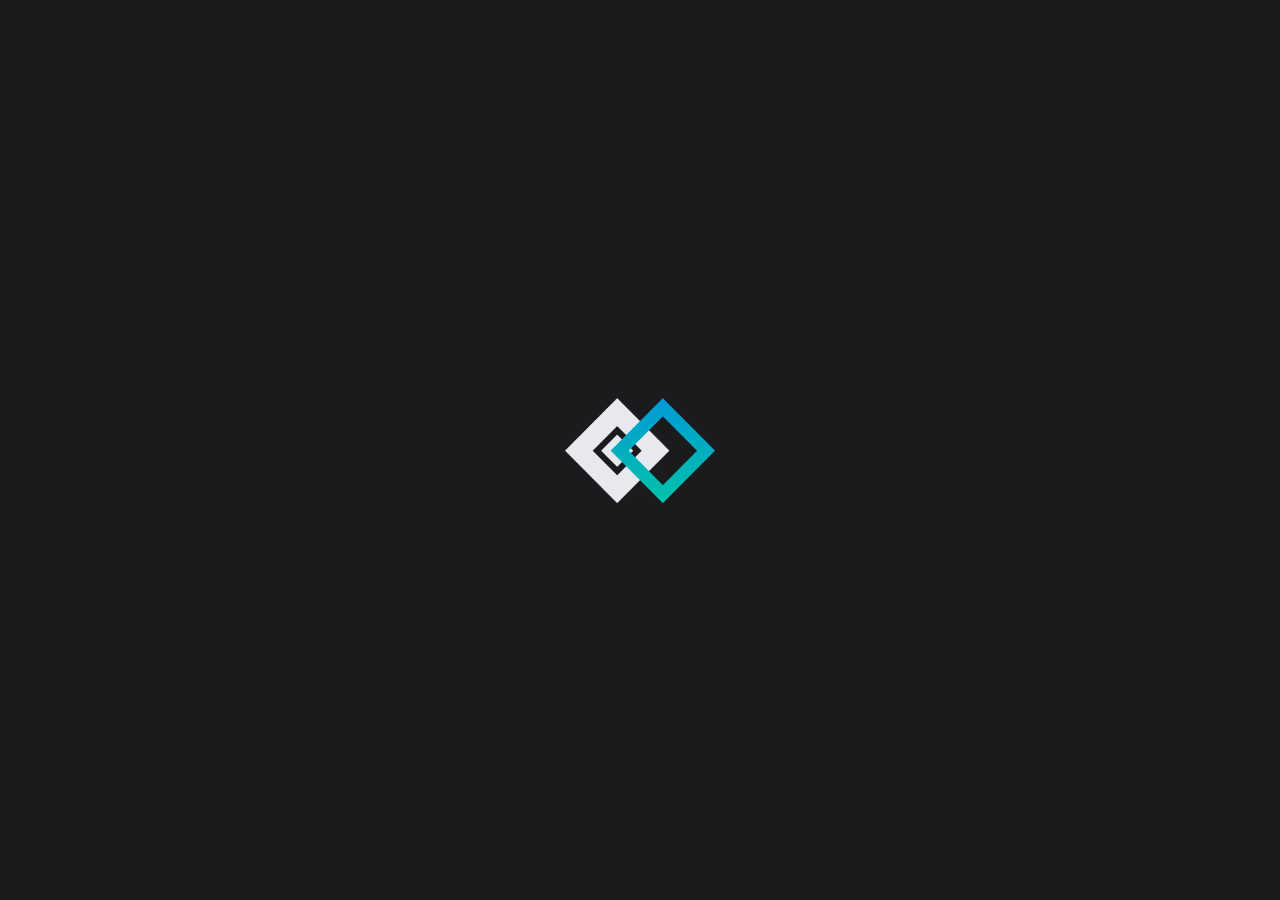
<file: form-data-show.html>
<!DOCTYPE html>
<html lang="en">

<head>
   <meta charset="UTF-8">
   <meta name="viewport" content="width=device-width, initial-scale=1.0">
   <title> Show Data | Reliable Loan Provider</title>
   <meta name="description"
      content="Get fast and easy loans from our reliable loan provider. Whether you need personal loans, business loans, or student loans, we've got you covered.">
   <link rel="stylesheet" href="assets/css/style.css">
   <link rel="stylesheet" href="assets/bootstrap/css/bootstrap.min.css">
   <link rel="stylesheet" href="assets/RemixIcon_Fonts_v4.4.0/fonts/remixicon.css">
   <!-- Favicon Links -->
   <link rel="icon" href="assets/images/logo.png" type="image/x-icon">
   <link rel="icon" href="assets/images/logo.png" type="image/png">

   <style>
      @media only screen and (max-width: 750px) {
         .form-body .hero-section-main-right {
            display: block !important;
         }
      }
   </style>



</head>

<body>
   <!-- pre loader start -->
   <div class="loader">
      <img src="assets/Images/logo.png" alt="Logo" class="logo">
   </div>
   <!-- pre loader end -->
   <!-- main body start -->
   <div class="main">
      <!-- hero and navbar section start -->
      <section class="hero-section hero-section-new position-relative">
         <div class="hero-section-overlay"></div>
         <div class="hero-section-sec">
            <header>
               <div class="row align-items-center">
                  <div class="col-md-12 col-lg-12 hendar-logo text-center">
                     <a href="/" class="logo">
                        <img src="assets/Images/logo.png" alt="">
                     </a>
                     <i class="ri-menu-3-line"></i>
                  </div>
               </div>
            </header>
         </div>
         <div class="hero-section-main">
            <div class="row">
               <div class="col-md-12">
                  <div class="row form-body">
                     <div class="col-md-12 col-lg-6">
                        <div class="hero-section-main-right">
                           <div class="col-md-12 data-show-card">
                              <ul>

                              </ul>
                              <p></p>
                           </div>
                        </div>
                     </div>
                  </div>
               </div>
            </div>
         </div>
         <img src="/assets/Images/Subtract1.png" class="subtract subtract1" alt="">
      </section>
      <!-- hero and navbar section end -->

      <!-- footer section start -->
      <footer>
         <div class="row footer-top">
            <div class="col-md-6 col-lg-3 footer-left">
               <img src="assets/Images/logo.png" alt="">
               <p>We Help to complete your financial desire by a few steps of the form.</p>
            </div>
            <div class="col-md-12 col-lg-9 footer-right">
               <div class="row gap-5">
                  <div class="col-md-4 col-lg-3">
                     <ul>
                        <h5>Company</h5>
                        <li><a href="">Who We Are</a></li>
                        <li><a href="">Blog</a></li>
                        <li><a href="">Rates & Fees</a></li>
                        <li><a href="">Cedit-Score</a></li>
                        <li><a href="">Cedit-Repair</a></li>
                        <li><a href="">E Consent</a></li>
                     </ul>
                  </div>
                  <div class="col-md-4 col-lg-3">
                     <ul>
                        <h5>Important</h5>
                        <li><a href="">How It Works</a></li>
                        <li><a href="">About Us</a></li>
                        <li><a href="">Unsubscribe</a></li>
                        <li><a href="">Update Preferences</a></li>
                        <li><a href="">Advertiser Disclosure</a></li>
                        <li><a href="">CCPA</a></li>
                     </ul>
                  </div>
                  <div class="col-md-4 col-lg-3">
                     <ul>
                        <h5>Products</h5>
                        <li><a href="">Payday Loans</a></li>
                        <li><a href="">Installment Loan</a></li>
                        <li><a href="">Personal Loan</a></li>
                     </ul>
                  </div>
               </div>
            </div>
         </div>
         <div class="footer-bottom">
            <p id="content">
               We are not an offer or solicitation to lend. The website only provides a service and is not an
               agent, representative, or broker of any lender and does not endorse or charge you for any loan or
               product. The website operators are not lenders, do not make loans of any type, and do not make
               credit decisions. The website collects personal information provided by you and forwards it to
               partners in our lender network and third-party networks of lenders. You are under no obligation to
               use this website or service to initiate, contact, nor apply for credit or any loan product with any
               service provider or lender. Loan amounts vary from $100 and $50,000 but not all lenders can provide
               up to $35,000. Providing your information on the website does not guarantee you will be approved for
               a loan or credit product. Cash transfer times may vary between lenders and may depend on your
               individual financial institution. In some circumstances faxing may be required. Any of the above
               referenced suggestions are based on industry best practices and should be used for informational
               purposes only and not construed as legal advice. You should contact your attorney to obtain advice
               with respect to any particular issue or problem. Short-term cash loans are meant to provide you with
               short-term financing to solve immediate cash needs and should not be considered a long-term
               solution. This service and lenders are not available in all states. Lenders may perform credit
               checks with the three credit reporting bureaus: Experian, Equifax, or Trans Union or may perform
               alternative credit checks or consumer reports through alternative providers. By submitting your
               request, you acknowledge, agree, and authorize that (a) your information may be sent to lenders
               and/or third-party partners on your behalf, and (b) such lenders may obtain consumer reports and
               related information about you from one or more consumer reporting agencies, such as TransUnion,
               Experian and Equifax to evaluate your creditworthiness. Important: We do not sell your personal data
            </p>
            <div class="d-flex justify-content-end">
               <span id="readMoreBtn" onclick="toggleReadMore()">...Read More</span>
            </div>
         </div>
         <div class="copy text-center">
            <p>Design and developed by Ritik beldar <a href="http://smadhaan24.com/" target="_blank">(Smadhaan24)</a>
            </p>
         </div>
      </footer>
      <!-- footer section end -->
   </div>
   <!-- main body end -->
   <script src="assets/bootstrap/js/bootstrap.min.js"></script>
   <script src="assets/js/script.js"></script>

   <script>
      document.addEventListener('DOMContentLoaded', () => {
         const formData = JSON.parse(sessionStorage.getItem('formData'));

         if (formData) {
            const ul = document.createElement('ul');

            ul.innerHTML = `
               <li>First Name</li>
               <p>${formData.firstName || 'N/A'}</p>
               <li>Last Name</li>
               <p>${formData.lastName || 'N/A'}</p>
               <li>Email</li>
               <p>${formData.email || 'N/A'}</p>
               <li>Number</li>
               <p>${formData.phoneNumber || 'N/A'}</p>
               <li>Enter your zip code</li>
               <p>${formData.zipCode || 'N/A'}</p>
               <li>Type of Service you are interested in?</li>
               <p>${formData.serviceType || 'N/A'}</p>
               <li>What is the nature of your Roofing Project?</li>
               <p>${formData.roofingNature || 'N/A'}</p>
               <li>What kind of location is this?</li>
               <p>${formData.locationType || 'N/A'}</p>
               <li>When are you planning to do the project?</li>
               <p>${formData.projectTimeline || 'N/A'}</p>
               <li>Describe your project</li>
               <p>${formData.projectDescription || 'N/A'}</p>
               <li>Address?</li>
               <p>${formData.address || 'N/A'}</p>
               <li>City</li>
               <p>${formData.city || 'N/A'}</p>
               <li>State</li>
               <p>${formData.state || 'N/A'}</p>
           `;
            document.querySelector('.data-show-card ul').appendChild(ul);
         } else {
            document.querySelector('.data-show-card').innerHTML = '<p>No data found.</p>';
         }
      });

   </script>

</body>

</html>
</file>
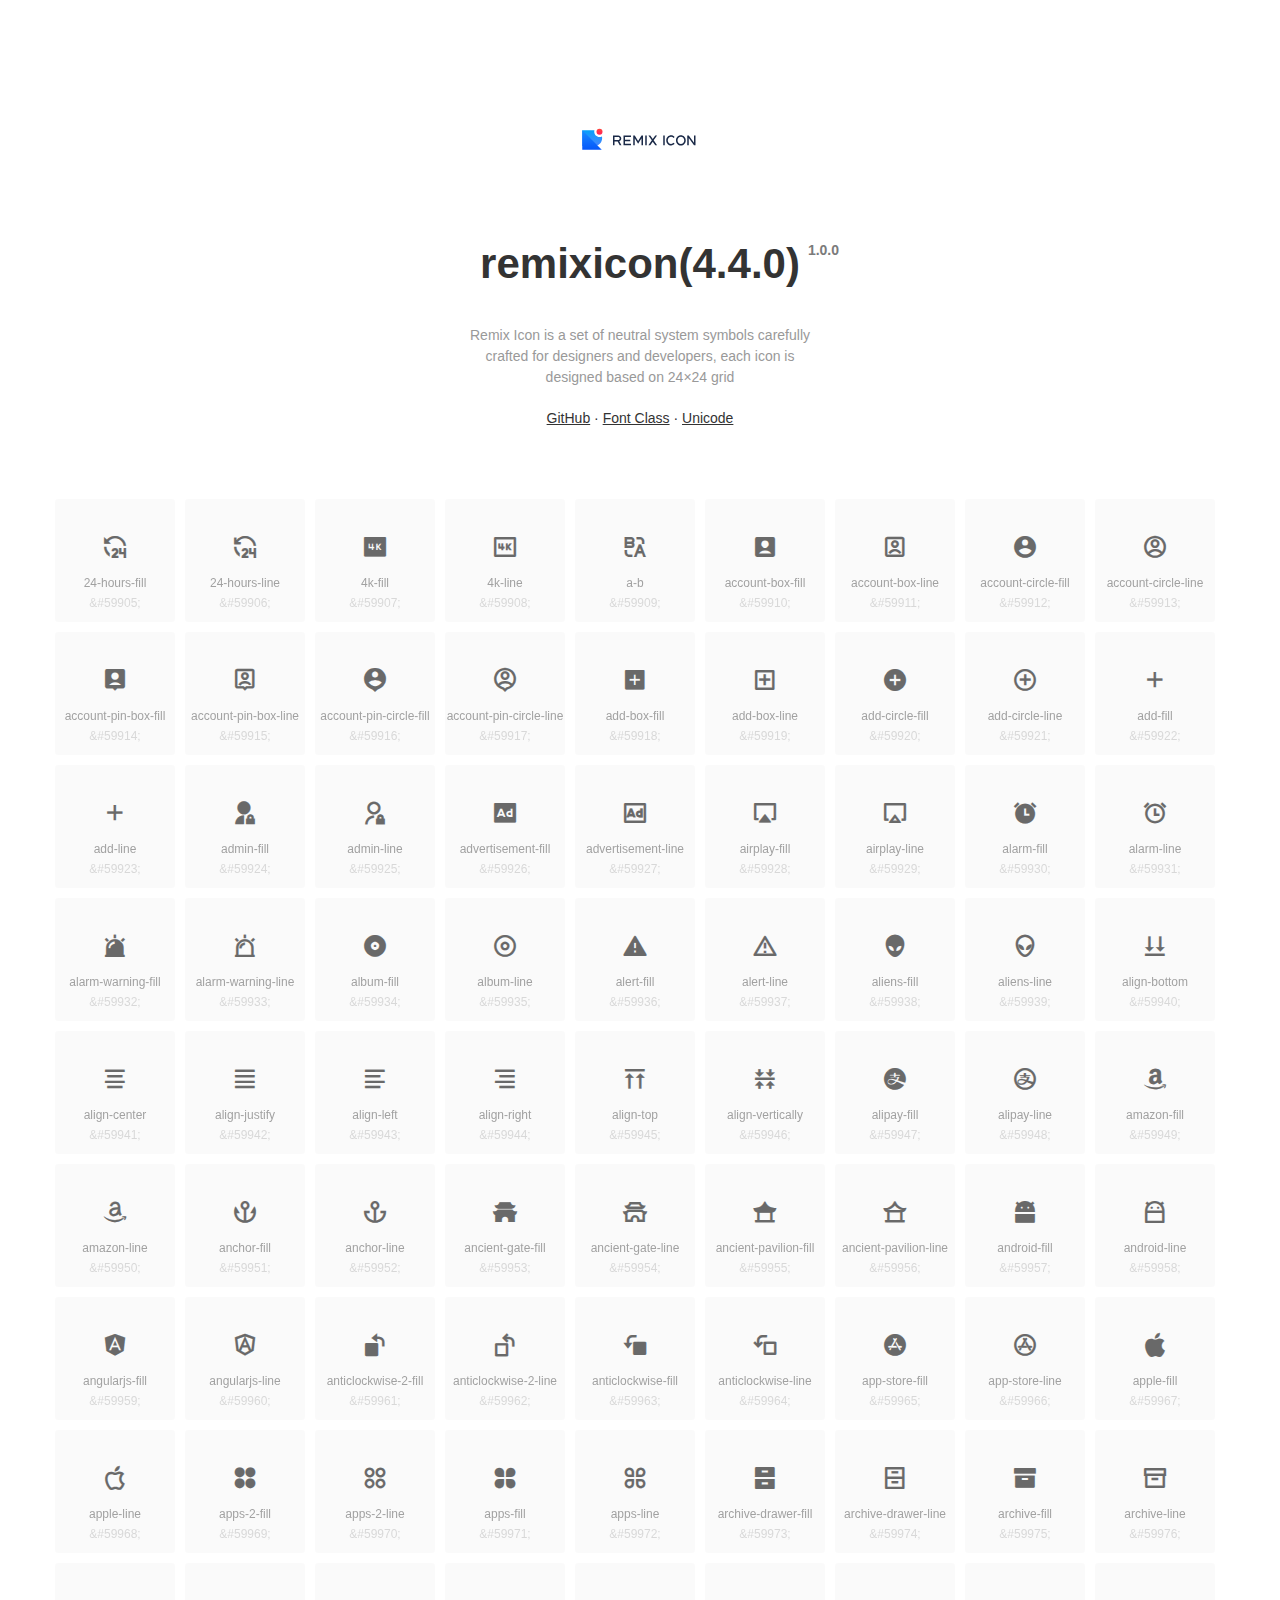
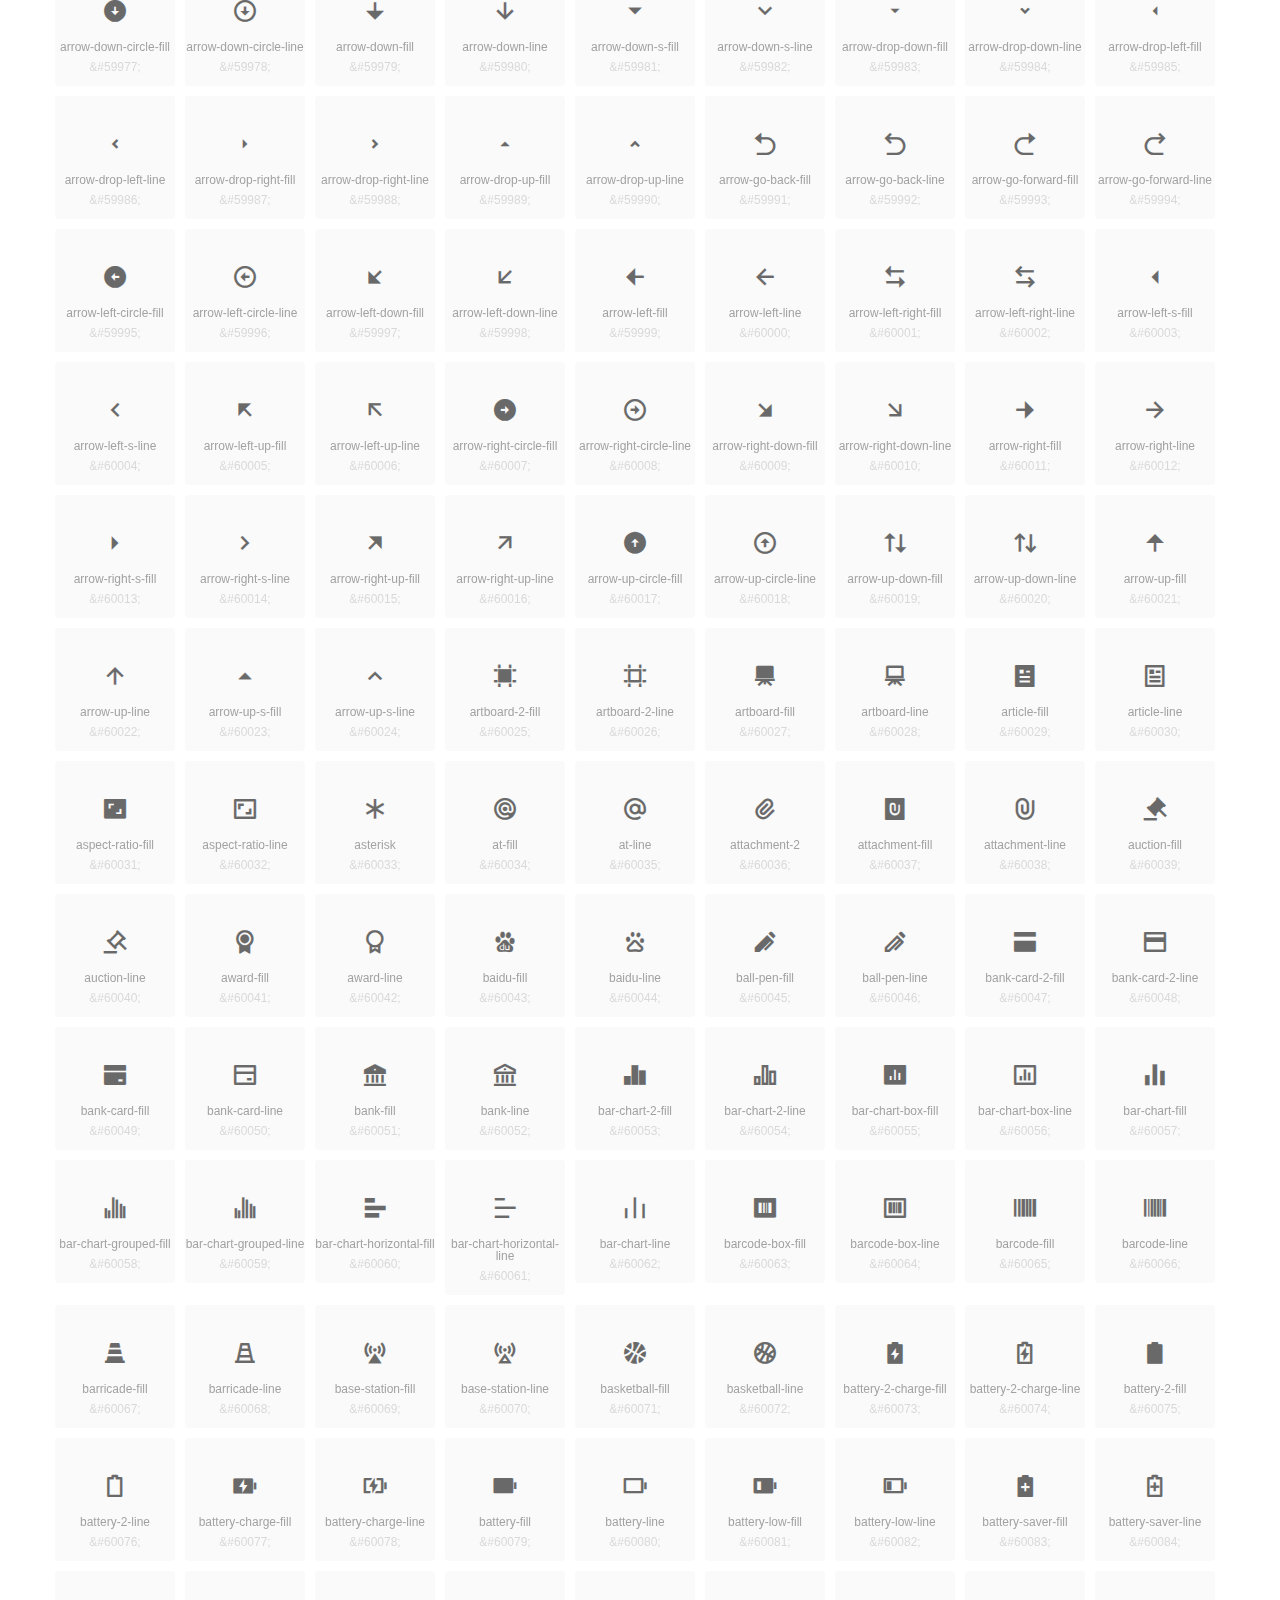
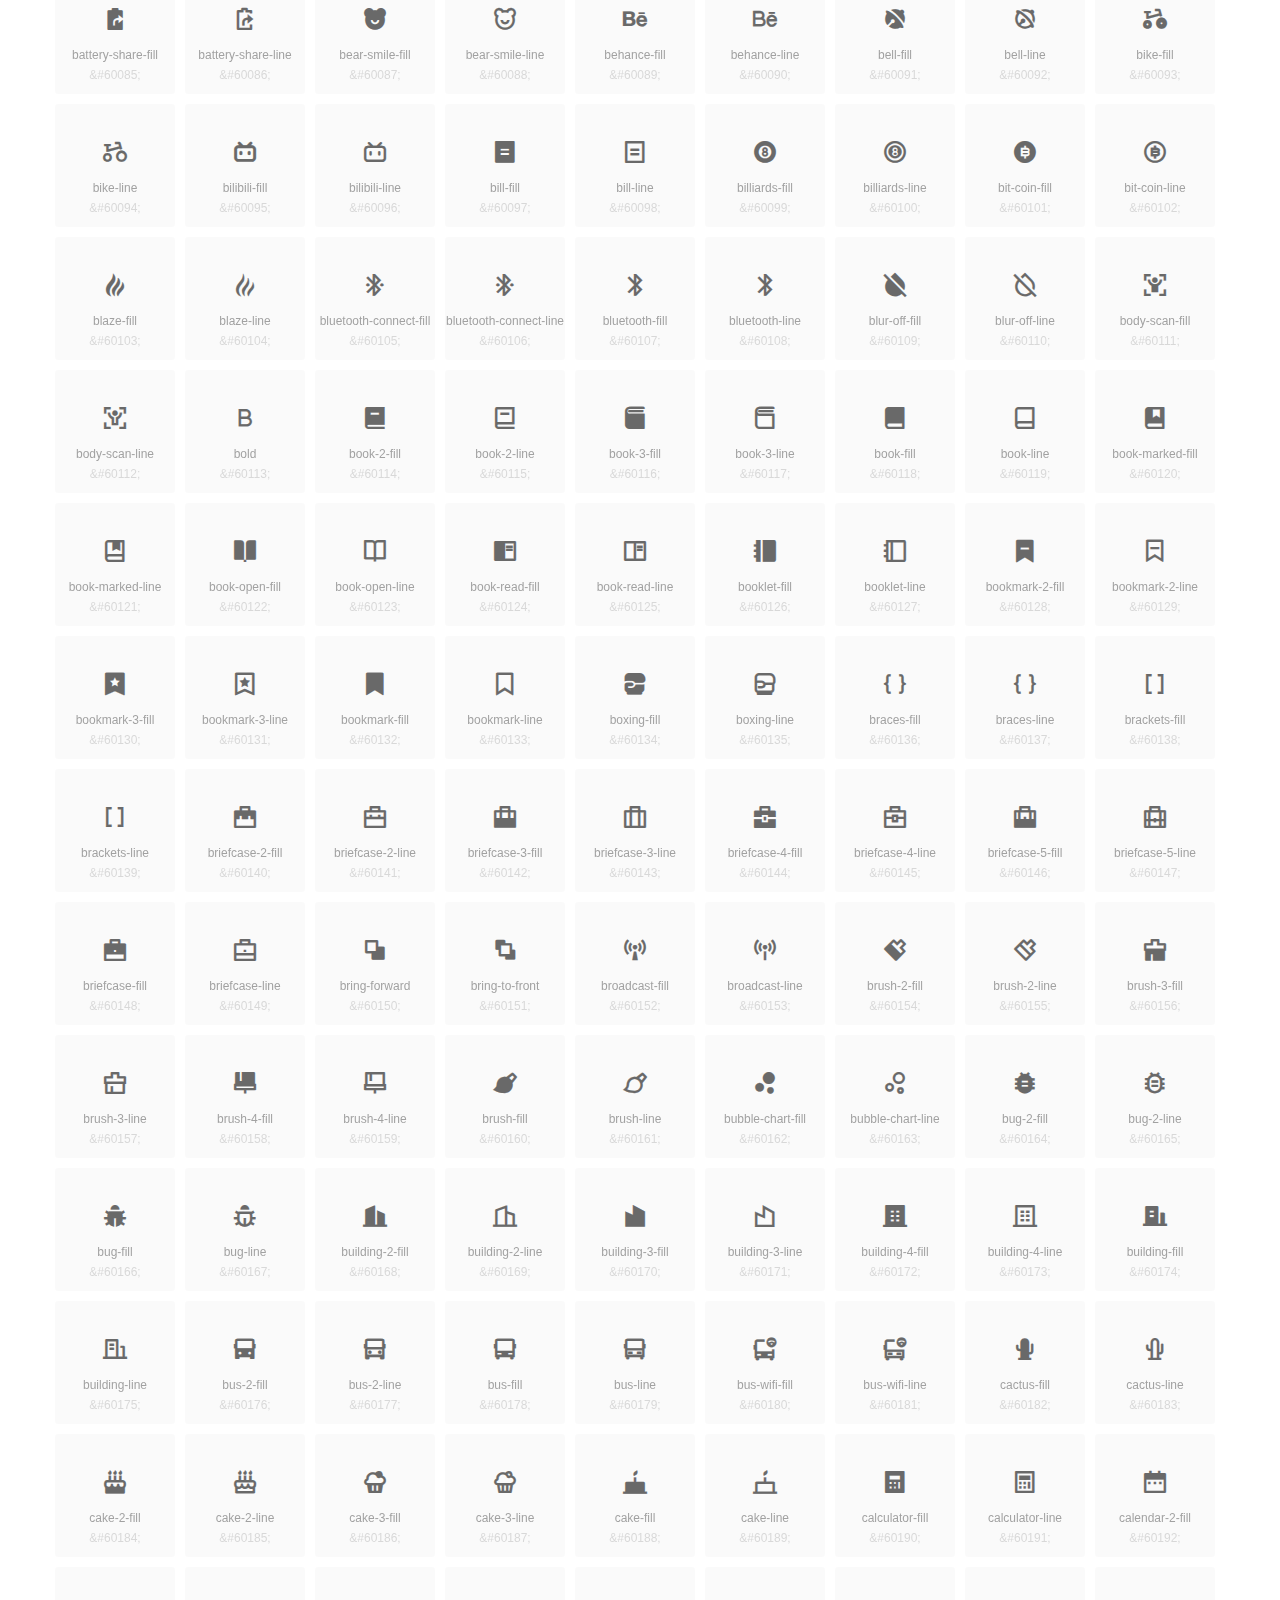
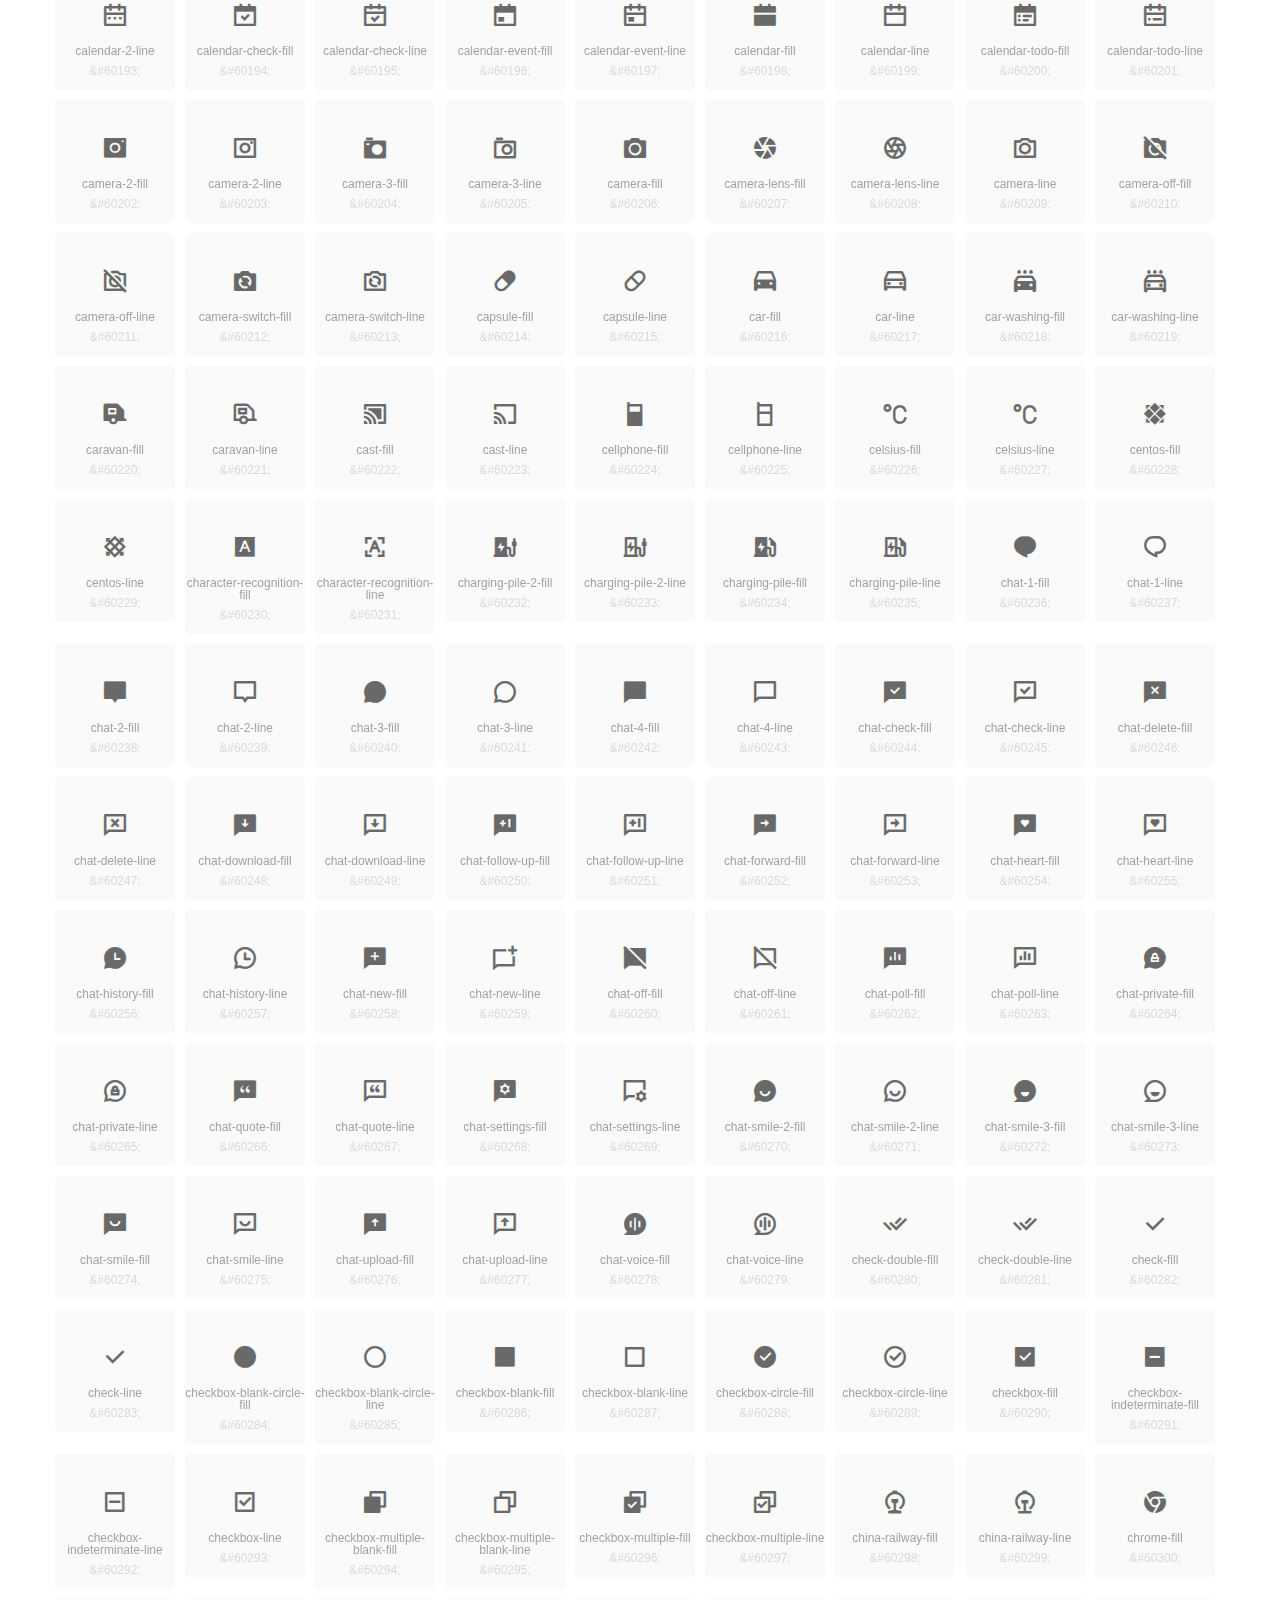
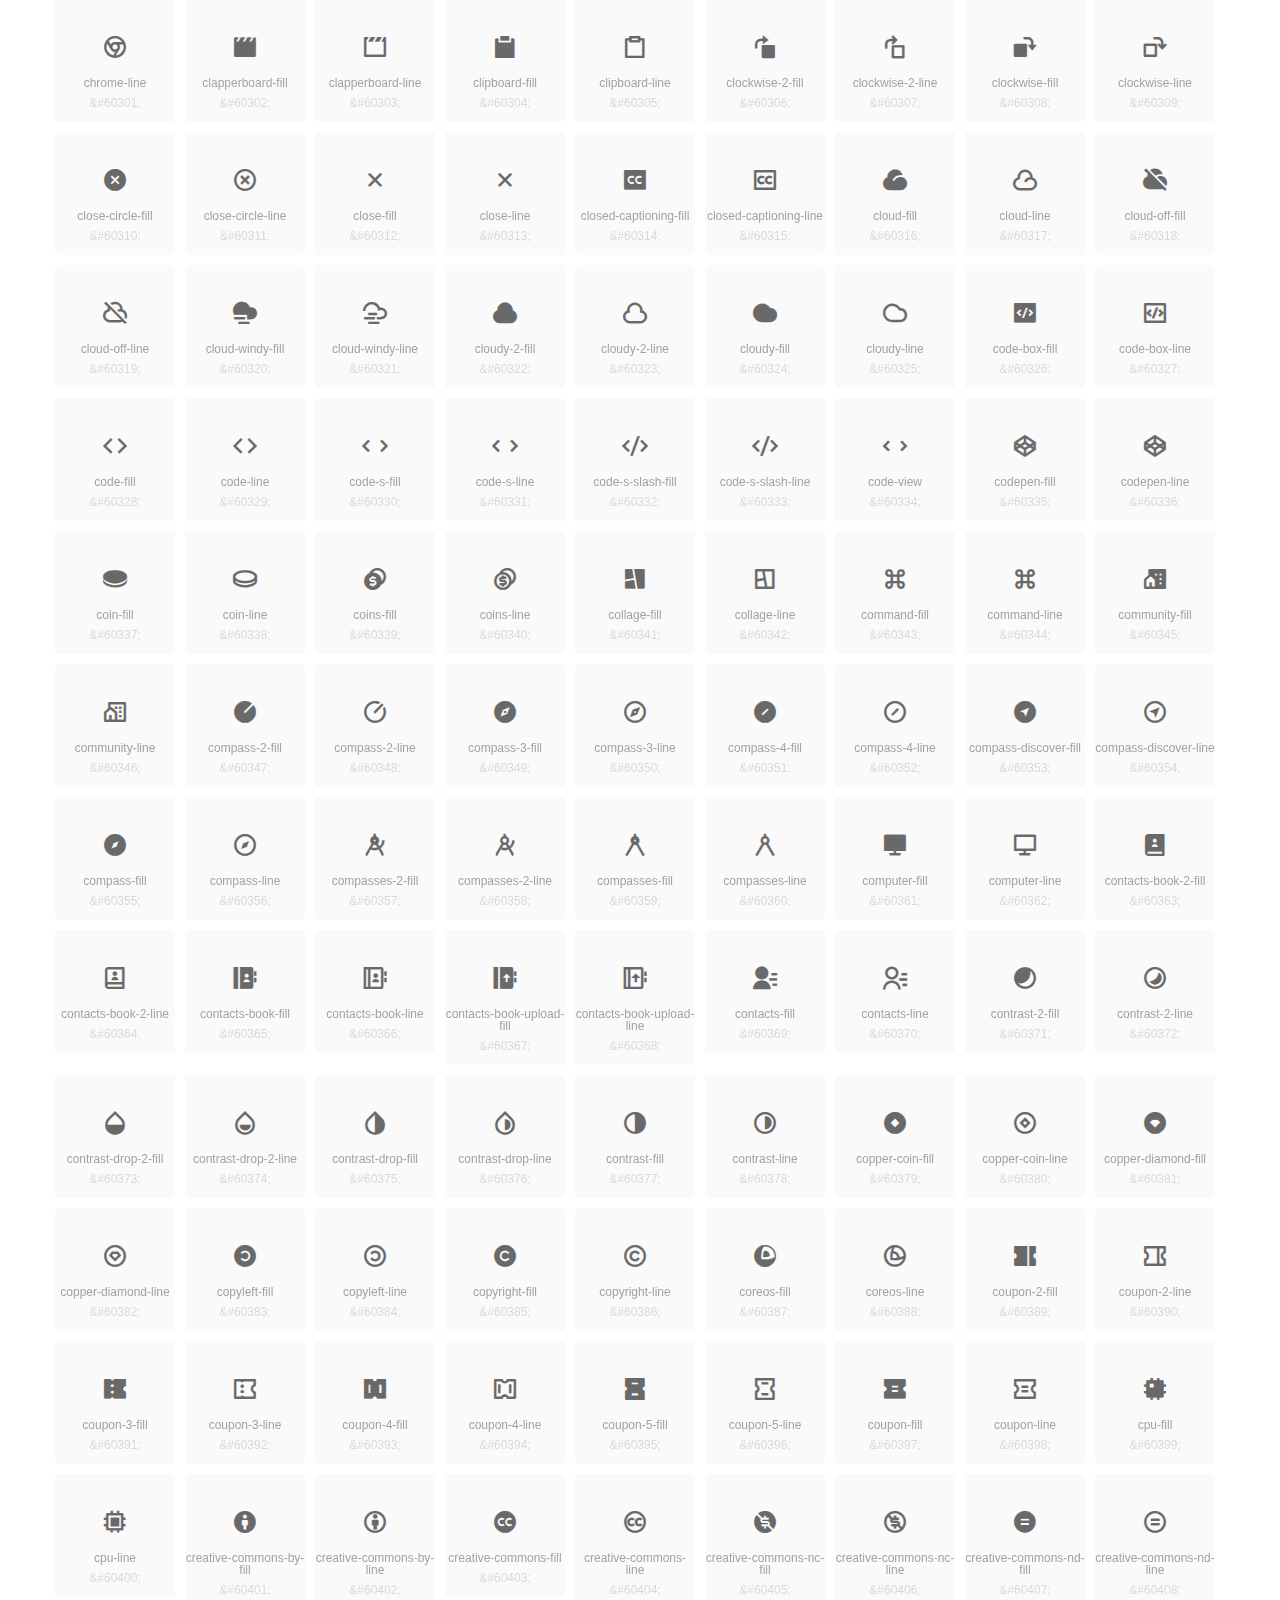
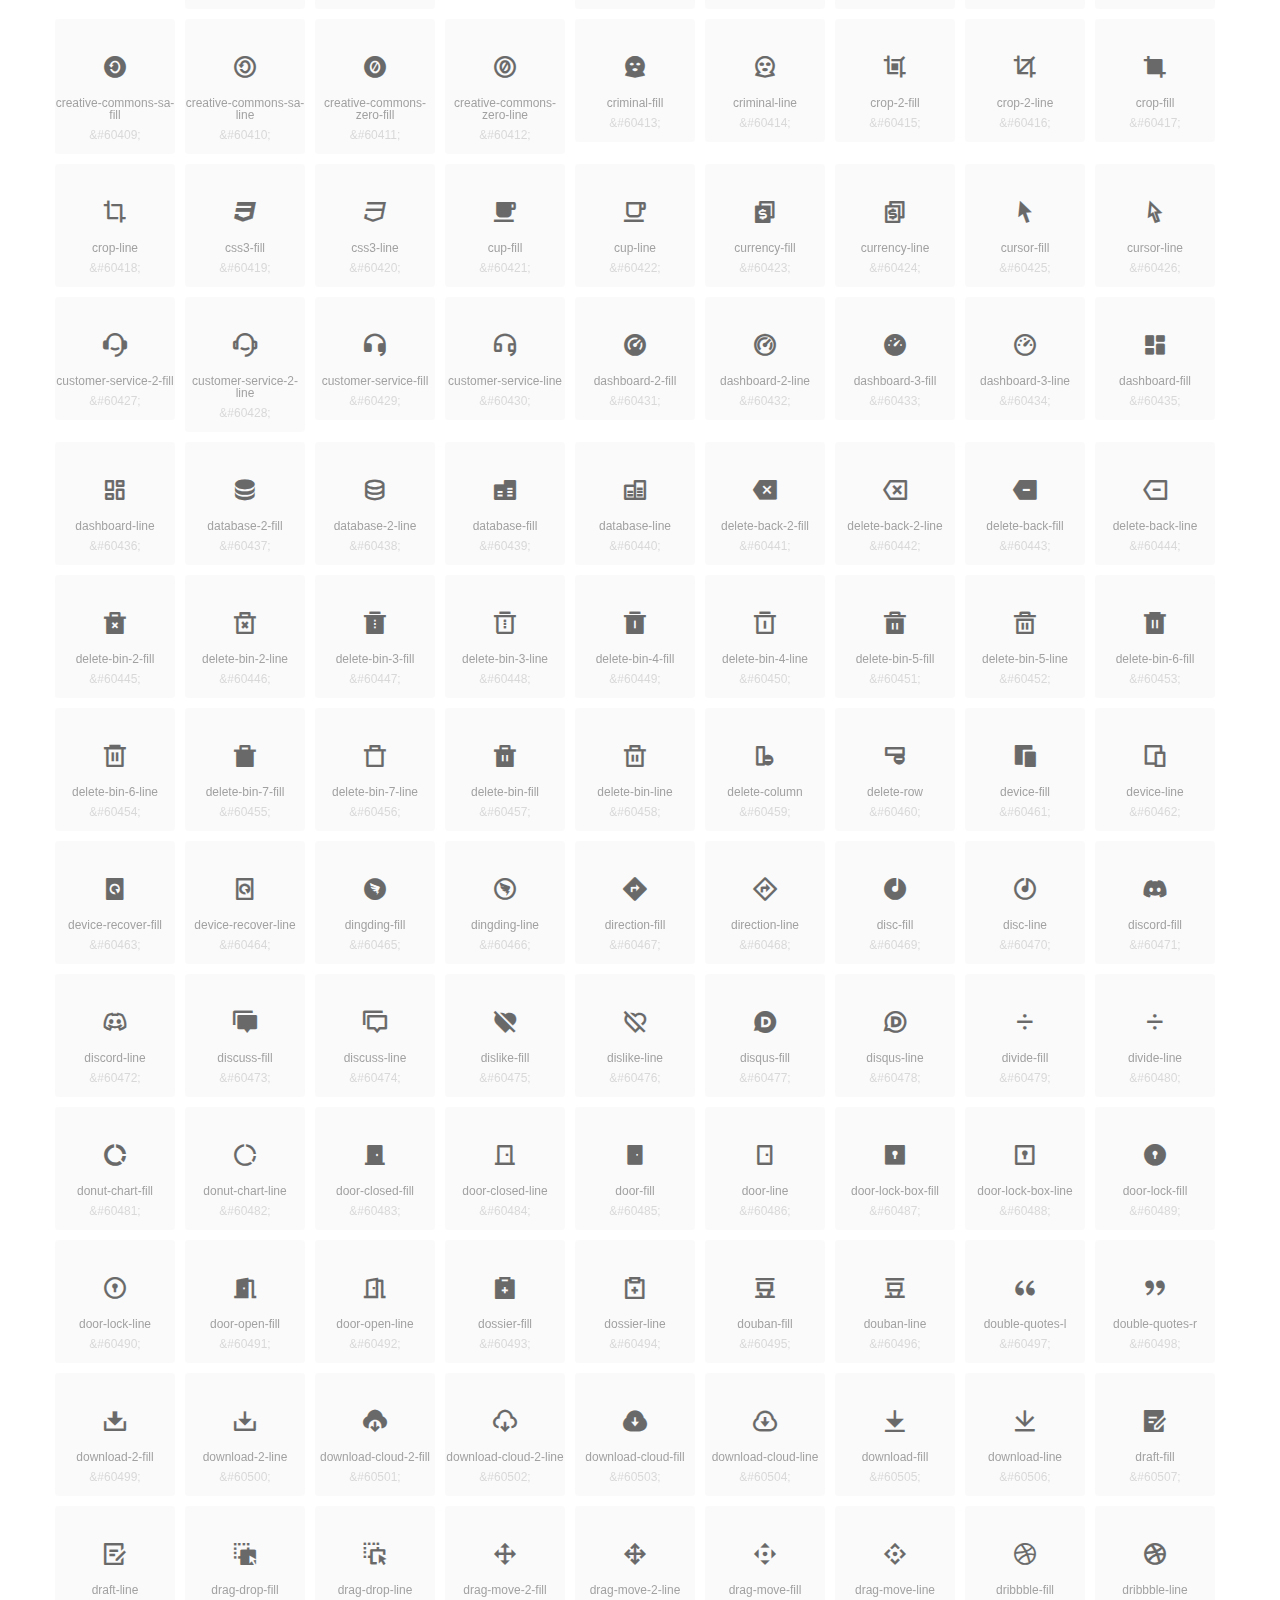
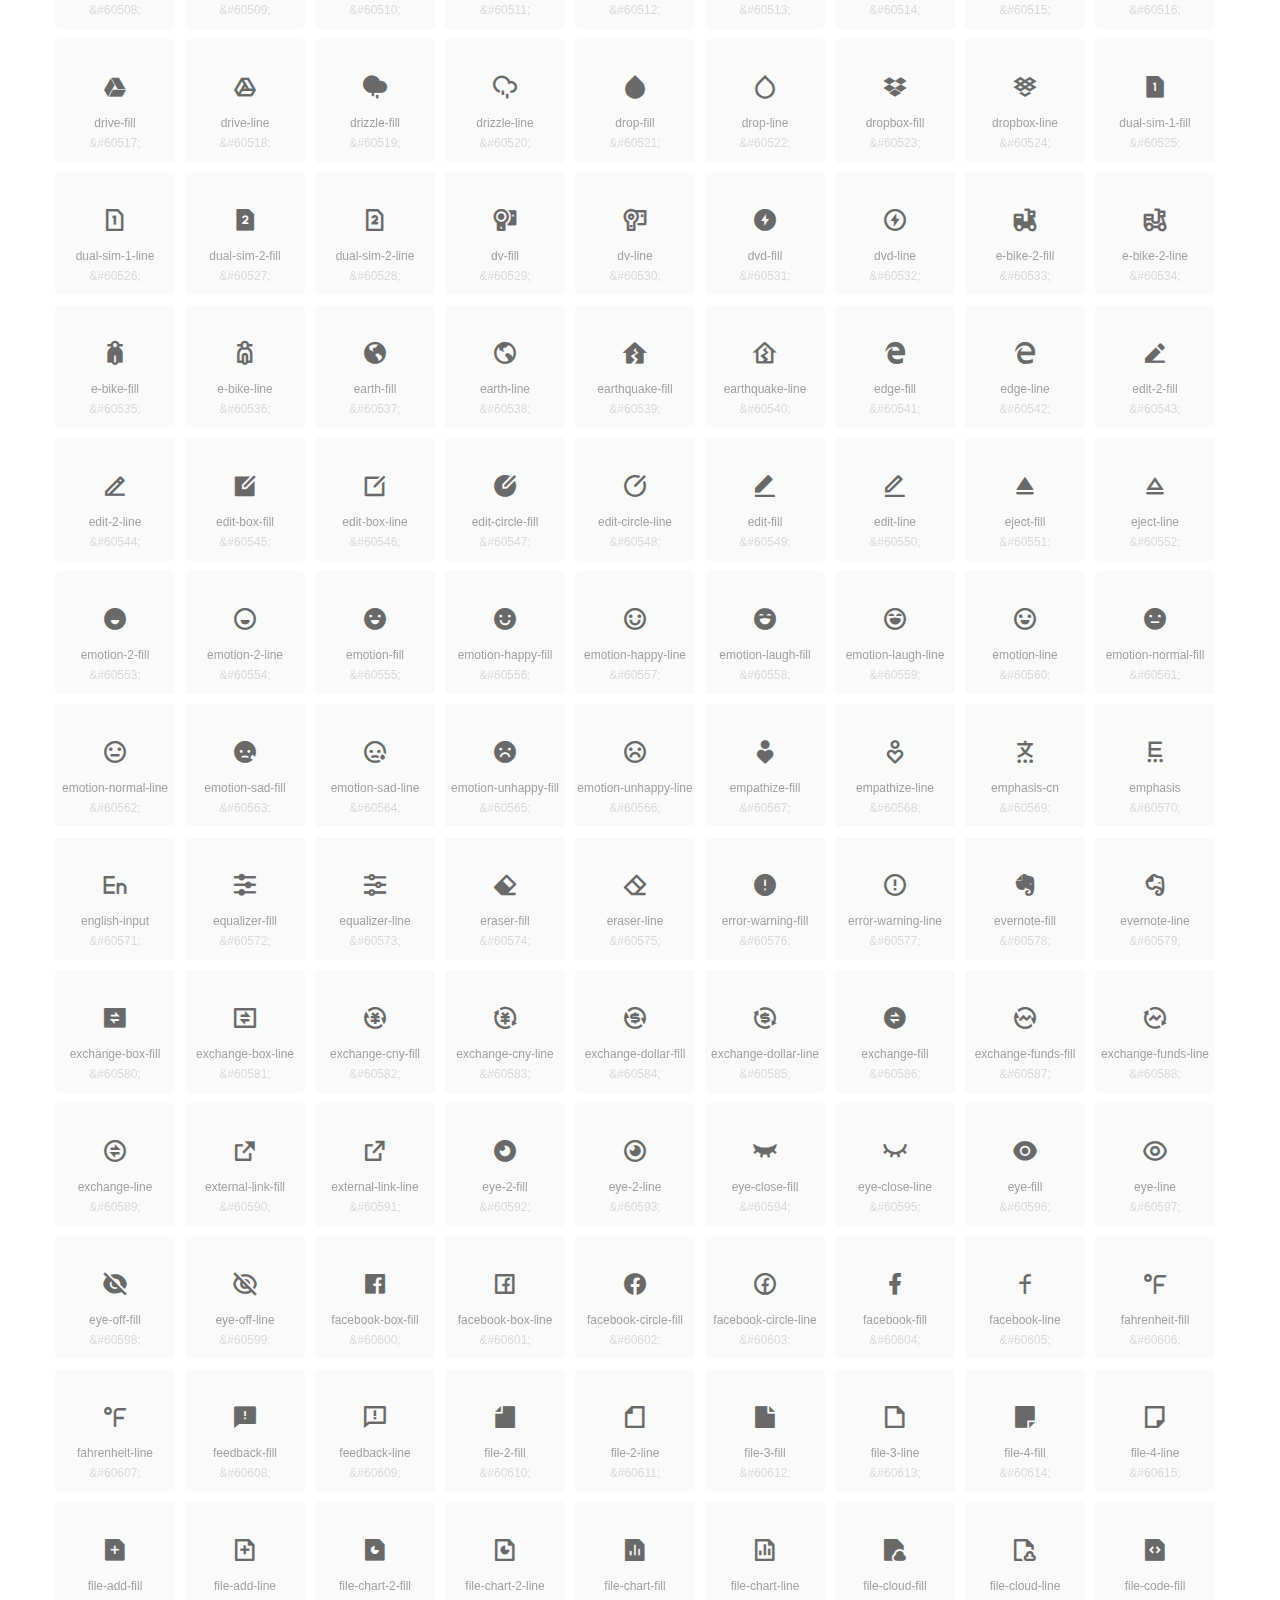
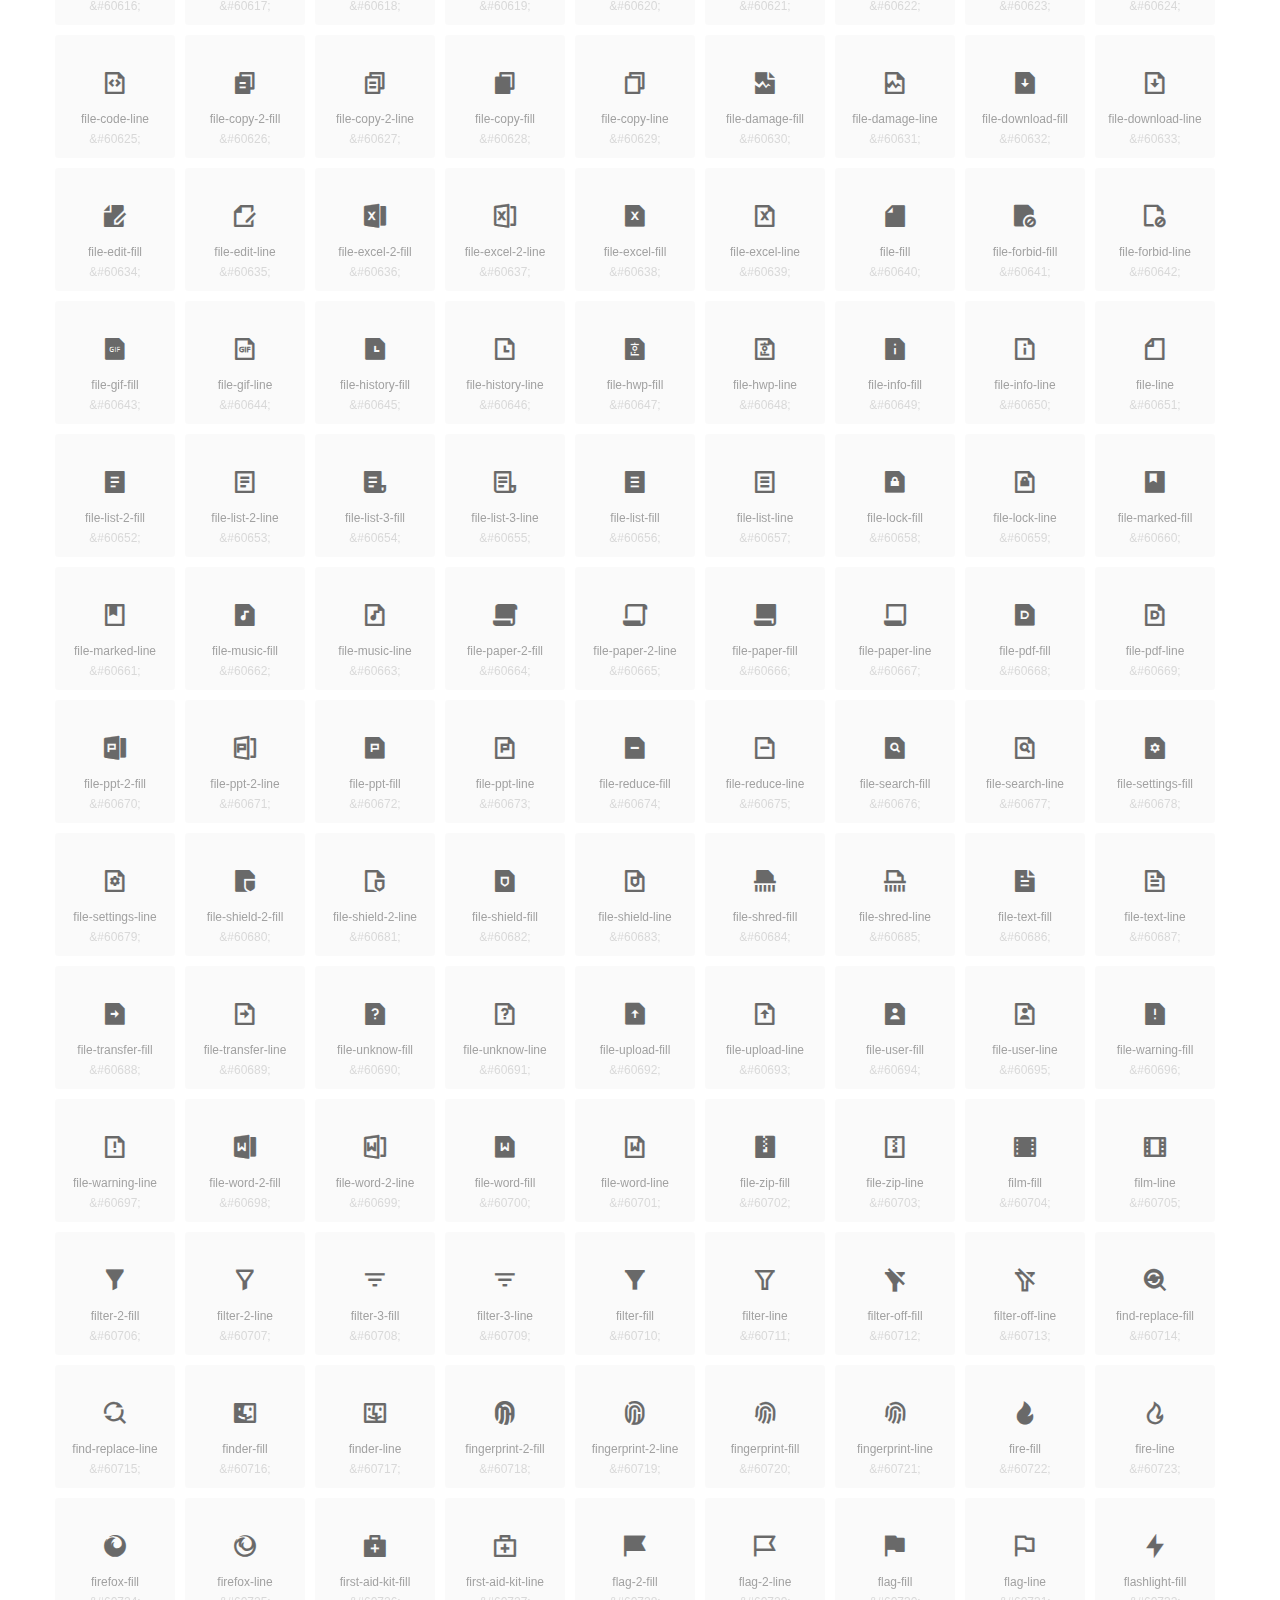
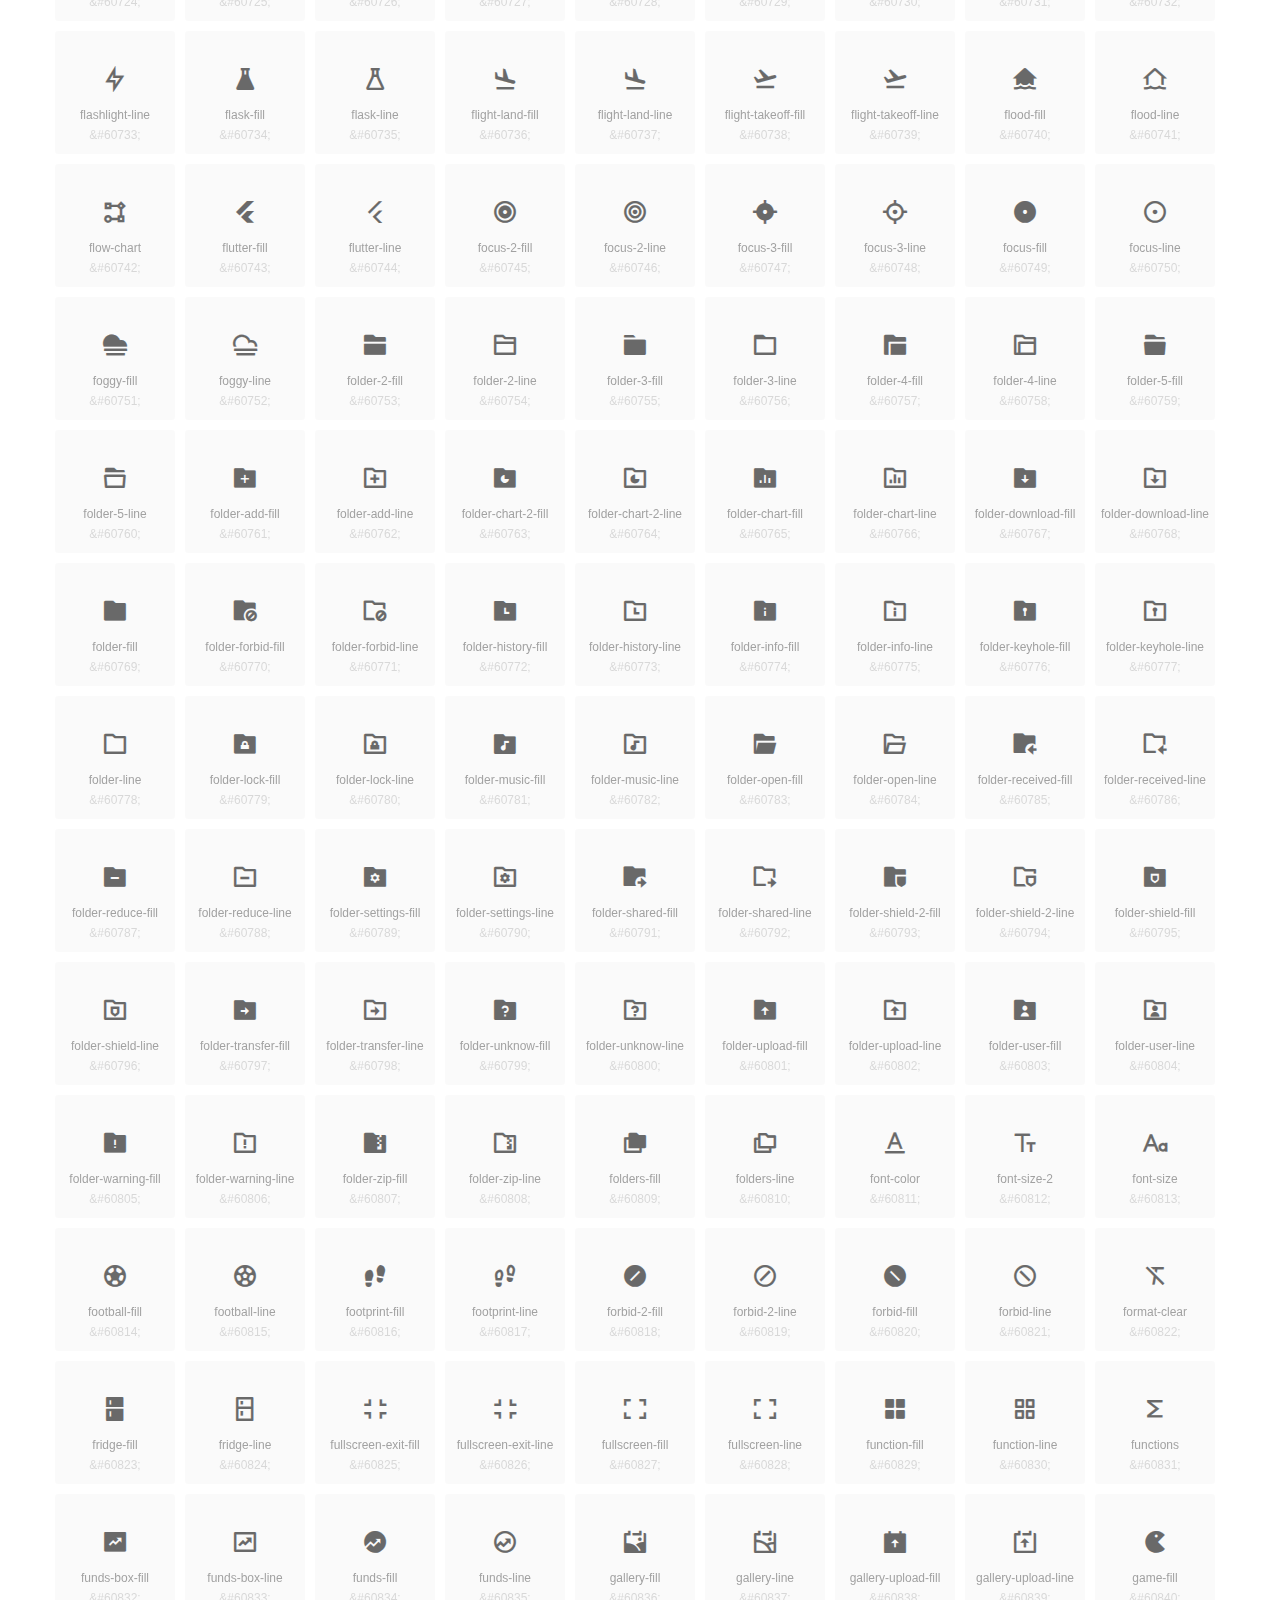
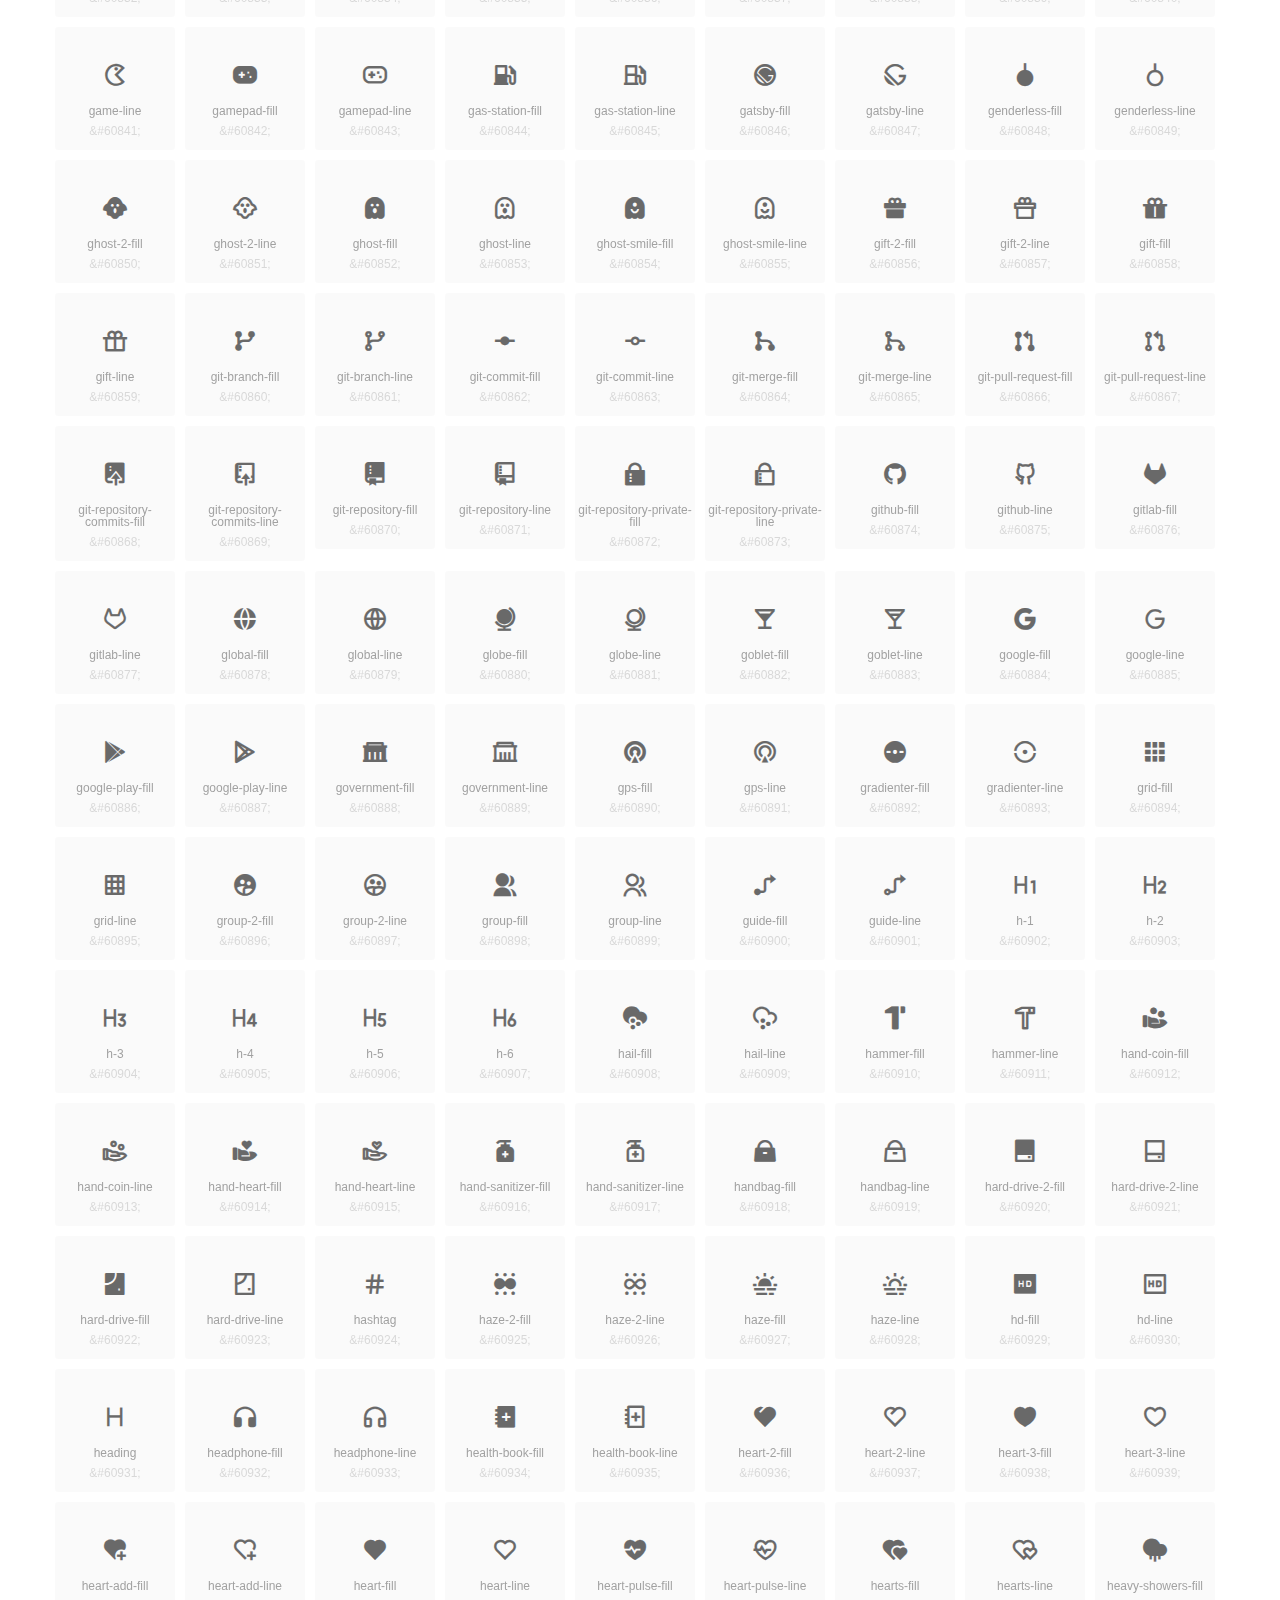
<file: assets/RemixIcon_Fonts_v4.4.0/fonts/unicode.html>
<!DOCTYPE html>
<html lang="en">
<head>
  <meta charset="UTF-8">
  <title>remixicon(4.4.0)</title>
  <meta name="viewport" content="width=device-width,minimum-scale=1.0,maximum-scale=1.0,user-scalable=no">
   
  <meta name="description" content="Remix Icon is a set of neutral system symbols carefully crafted for designers and developers, each icon is designed based on 24×24 grid">
   
  <meta name="keywords" content="remixicon,TTF,EOT,WOFF,WOFF2,SVG">
  
  
  
  <style>
    *{margin: 0;padding: 0;list-style: none;}
    body { color: #696969; font: 12px/1.5 tahoma, arial, \5b8b\4f53, sans-serif; }
    a { color: #333; text-decoration: underline; }
    a:hover { color: rgb(9, 73, 209); }
    .header { color: #333; text-align: center; padding: 80px 0 60px 0; min-height: 153px; font-size: 14px; }
    .header .logo svg { height: 120px; width: 120px; }
    .header h1 { font-size: 42px; padding: 26px 0 10px 0; }
    .header sup {font-size: 14px; margin: 8px 0 0 8px; position: absolute; color: #7b7b7b; }
    .info {
      color: #999;
      font-weight: normal;
      max-width: 346px;
      margin: 0 auto;
      padding: 20px 0;
      font-size: 14px;
    }

    .icons { max-width: 1190px; margin: 0 auto; }
    .icons ul { text-align: center; }
    .icons ul li {
      vertical-align: top;
      width: 120px;
      display: inline-block;
      text-align: center;
      background-color: rgba(0,0,0,.02);
      border-radius: 3px;
      padding: 29px 0 10px 0;
      margin-right: 10px;
      margin-top: 10px;
      transition: all 0.6s ease;
    }
    .icons ul li:hover { background-color: rgba(0,0,0,.06); }
    .icons ul li:hover span { color: #3c75e4; opacity: 1; }
    .icons ul li .unicode { color: #8c8c8c; opacity: 0.3; }
    .icons ul li h4 {
      font-weight: normal;
      padding: 10px 0 5px 0;
      display: block;
      color: #8c8c8c;
      font-size: 14px;
      line-height: 12px;
      opacity: 0.8;
    }
    .icons ul li:hover h4 { opacity: 1; }
    .icons ul li svg { width: 24px; height: 24px; }
    .icons ul li:hover { color: #3c75e4; }
    .footer { text-align: center; padding: 10px 0 90px 0; }
    .footer a { text-align: center; padding: 10px 0 90px 0; color: #696969;}
    .footer a:hover { color: #0949d1; }
    .links { text-align: center; padding: 50px 0 0 0; font-size: 14px; }
    
    
    .icons ul .unicode-icon span { display: block; }
    .icons ul .unicode-icon h4 { font-size: 12px; }
    @font-face {
      font-family: "remixicon";
      src: url("remixicon.eot");
      /* IE9*/
      src: url("remixicon.eot#iefix") format("embedded-opentype"),
      /* IE6-IE8 */
      url("remixicon.woff2?1729600608792") format("woff2"),
      url("remixicon.woff?1729600608792") format("woff"),
      /* chrome, firefox */
      url("remixicon.ttf?1729600608792") format("truetype"),
      /* chrome, firefox, opera, Safari, Android, iOS 4.2+*/
      url("remixicon.svg#remixicon?1729600608792") format("svg");
      /* iOS 4.1- */
    }
    .iconfont {
      font-family: "remixicon" !important;
      font-size: 26px;
      font-style: normal;
      -webkit-font-smoothing: antialiased;
      -webkit-text-stroke-width: 0.2px;
      -moz-osx-font-smoothing: grayscale;
    }
    
    
  </style>
  
</head>

<body>
  
  <div class="header">
    
    <div class="logo">
      <a href="./"><svg width="160" height="32" viewBox="0 0 160 32" fill="none" xmlns="http://www.w3.org/2000/svg">
<path d="M121.5 9.80005C123.33 9.80005 124.984 10.5797 126.165 11.8344L124.75 13.2496C123.929 12.3549 122.773 11.8 121.5 11.8C119.029 11.8 117 13.891 117 16.5C117 19.1091 119.029 21.2 121.5 21.2C122.773 21.2 123.929 20.6452 124.75 19.7505L126.165 21.1657C124.984 22.4204 123.33 23.2 121.5 23.2C117.91 23.2 115 20.2004 115 16.5C115 12.7997 117.91 9.80005 121.5 9.80005Z" fill="#1A2947"/>
<path d="M113 10V23H111V10H113Z" fill="#1A2947"/>
<path d="M154 23V9.99988H152L152 19.6019L144.997 9.99988L143 10.0039V23H145L145 13.3969L152 23H154Z" fill="#1A2947"/>
<path d="M68 10V12H60V15.5H67V17.5H60V21H68V23H58V10H68Z" fill="#1A2947"/>
<path d="M82 10L77.4999 17.201L73 10H71V23H73V13.775L77.4999 20.975L82 13.773V23H84V10H82Z" fill="#1A2947"/>
<path d="M89 10V23H87V10H89Z" fill="#1A2947"/>
<path d="M96.9999 14.7565L93.6689 9.99951H91.2279L95.7789 16.4995L91.2289 22.9995H93.6689L96.9999 18.2435L100.33 22.9995H102.772L98.2209 16.4995L102.773 9.99951H100.33L96.9999 14.7565Z" fill="#1A2947"/>
<path fill-rule="evenodd" clip-rule="evenodd" d="M141 16.5C141 12.7997 138.09 9.80005 134.5 9.80005C130.91 9.80005 128 12.7997 128 16.5C128 20.2004 130.91 23.2 134.5 23.2C138.09 23.2 141 20.2004 141 16.5ZM130 16.5C130 13.891 132.029 11.8 134.5 11.8C136.971 11.8 139 13.891 139 16.5C139 19.1091 136.971 21.2 134.5 21.2C132.029 21.2 130 19.1091 130 16.5Z" fill="#1A2947"/>
<path fill-rule="evenodd" clip-rule="evenodd" d="M51 10C53.2091 10 55 11.7909 55 14C55 15.7175 53.9176 17.1821 52.3977 17.749L55.1901 22.999H52.9251L50.267 18H46V23H44V10H51ZM46 11.999V15.999L51 16C52.1046 16 53 15.1046 53 14C53 12.8955 52.1 12 51 12L46 11.999Z" fill="#1A2947"/>
<path fill-rule="evenodd" clip-rule="evenodd" d="M19.2887 3.00389C19.1928 3.0013 19.0965 3 19 3H3V24H19C24.799 24 29.5 19.299 29.5 13.5C29.5 12.7108 29.4129 11.942 29.2479 11.2025C28.2772 11.7119 27.1722 12 26 12C22.134 12 19 8.86599 19 5C19 4.30645 19.1009 3.63646 19.2887 3.00389Z" fill="url(#paint0_linear_960_1054)"/>
<g filter="url(#filter0_b_960_1054)">
<path fill-rule="evenodd" clip-rule="evenodd" d="M3 3L29 29H3V3Z" fill="url(#paint1_linear_960_1054)"/>
</g>
<circle cx="26" cy="5" r="4" fill="url(#paint2_linear_960_1054)"/>
<defs>
<filter id="filter0_b_960_1054" x="-2.43656" y="-2.43656" width="36.8731" height="36.8731" filterUnits="userSpaceOnUse" color-interpolation-filters="sRGB">
<feFlood flood-opacity="0" result="BackgroundImageFix"/>
<feGaussianBlur in="BackgroundImage" stdDeviation="2.71828"/>
<feComposite in2="SourceAlpha" operator="in" result="effect1_backgroundBlur_960_1054"/>
<feBlend mode="normal" in="SourceGraphic" in2="effect1_backgroundBlur_960_1054" result="shape"/>
</filter>
<linearGradient id="paint0_linear_960_1054" x1="3" y1="3" x2="3" y2="24" gradientUnits="userSpaceOnUse">
<stop stop-color="#05A0FA"/>
<stop offset="1" stop-color="#4785FF"/>
</linearGradient>
<linearGradient id="paint1_linear_960_1054" x1="3" y1="3" x2="3" y2="29" gradientUnits="userSpaceOnUse">
<stop stop-color="#1A8CFF"/>
<stop offset="1" stop-color="#0557FA"/>
</linearGradient>
<linearGradient id="paint2_linear_960_1054" x1="22" y1="1" x2="22" y2="9" gradientUnits="userSpaceOnUse">
<stop stop-color="#FF463A"/>
<stop offset="1" stop-color="#FF1F5A"/>
</linearGradient>
</defs>
</svg>
</a>
    </div>
    
    <h1>remixicon(4.4.0)<sup>1.0.0</sup></h1>
    <div class="info">
      Remix Icon is a set of neutral system symbols carefully crafted for designers and developers, each icon is designed based on 24×24 grid
    </div>
    <p>
      
      <a href="https://github.com/Remix-Design/remixicon.git">GitHub</a> · 
      
      <a href="index.html">Font Class</a> · 
      
      <a href="unicode.html">Unicode</a>
      
    </p>
  </div>
  <div class="icons">
    <ul>
      <li class="unicode-icon"><span class="iconfont"></span><h4>24-hours-fill</h4><span class="unicode">&amp;#59905;</span></li><li class="unicode-icon"><span class="iconfont"></span><h4>24-hours-line</h4><span class="unicode">&amp;#59906;</span></li><li class="unicode-icon"><span class="iconfont"></span><h4>4k-fill</h4><span class="unicode">&amp;#59907;</span></li><li class="unicode-icon"><span class="iconfont"></span><h4>4k-line</h4><span class="unicode">&amp;#59908;</span></li><li class="unicode-icon"><span class="iconfont"></span><h4>a-b</h4><span class="unicode">&amp;#59909;</span></li><li class="unicode-icon"><span class="iconfont"></span><h4>account-box-fill</h4><span class="unicode">&amp;#59910;</span></li><li class="unicode-icon"><span class="iconfont"></span><h4>account-box-line</h4><span class="unicode">&amp;#59911;</span></li><li class="unicode-icon"><span class="iconfont"></span><h4>account-circle-fill</h4><span class="unicode">&amp;#59912;</span></li><li class="unicode-icon"><span class="iconfont"></span><h4>account-circle-line</h4><span class="unicode">&amp;#59913;</span></li><li class="unicode-icon"><span class="iconfont"></span><h4>account-pin-box-fill</h4><span class="unicode">&amp;#59914;</span></li><li class="unicode-icon"><span class="iconfont"></span><h4>account-pin-box-line</h4><span class="unicode">&amp;#59915;</span></li><li class="unicode-icon"><span class="iconfont"></span><h4>account-pin-circle-fill</h4><span class="unicode">&amp;#59916;</span></li><li class="unicode-icon"><span class="iconfont"></span><h4>account-pin-circle-line</h4><span class="unicode">&amp;#59917;</span></li><li class="unicode-icon"><span class="iconfont"></span><h4>add-box-fill</h4><span class="unicode">&amp;#59918;</span></li><li class="unicode-icon"><span class="iconfont"></span><h4>add-box-line</h4><span class="unicode">&amp;#59919;</span></li><li class="unicode-icon"><span class="iconfont"></span><h4>add-circle-fill</h4><span class="unicode">&amp;#59920;</span></li><li class="unicode-icon"><span class="iconfont"></span><h4>add-circle-line</h4><span class="unicode">&amp;#59921;</span></li><li class="unicode-icon"><span class="iconfont"></span><h4>add-fill</h4><span class="unicode">&amp;#59922;</span></li><li class="unicode-icon"><span class="iconfont"></span><h4>add-line</h4><span class="unicode">&amp;#59923;</span></li><li class="unicode-icon"><span class="iconfont"></span><h4>admin-fill</h4><span class="unicode">&amp;#59924;</span></li><li class="unicode-icon"><span class="iconfont"></span><h4>admin-line</h4><span class="unicode">&amp;#59925;</span></li><li class="unicode-icon"><span class="iconfont"></span><h4>advertisement-fill</h4><span class="unicode">&amp;#59926;</span></li><li class="unicode-icon"><span class="iconfont"></span><h4>advertisement-line</h4><span class="unicode">&amp;#59927;</span></li><li class="unicode-icon"><span class="iconfont"></span><h4>airplay-fill</h4><span class="unicode">&amp;#59928;</span></li><li class="unicode-icon"><span class="iconfont"></span><h4>airplay-line</h4><span class="unicode">&amp;#59929;</span></li><li class="unicode-icon"><span class="iconfont"></span><h4>alarm-fill</h4><span class="unicode">&amp;#59930;</span></li><li class="unicode-icon"><span class="iconfont"></span><h4>alarm-line</h4><span class="unicode">&amp;#59931;</span></li><li class="unicode-icon"><span class="iconfont"></span><h4>alarm-warning-fill</h4><span class="unicode">&amp;#59932;</span></li><li class="unicode-icon"><span class="iconfont"></span><h4>alarm-warning-line</h4><span class="unicode">&amp;#59933;</span></li><li class="unicode-icon"><span class="iconfont"></span><h4>album-fill</h4><span class="unicode">&amp;#59934;</span></li><li class="unicode-icon"><span class="iconfont"></span><h4>album-line</h4><span class="unicode">&amp;#59935;</span></li><li class="unicode-icon"><span class="iconfont"></span><h4>alert-fill</h4><span class="unicode">&amp;#59936;</span></li><li class="unicode-icon"><span class="iconfont"></span><h4>alert-line</h4><span class="unicode">&amp;#59937;</span></li><li class="unicode-icon"><span class="iconfont"></span><h4>aliens-fill</h4><span class="unicode">&amp;#59938;</span></li><li class="unicode-icon"><span class="iconfont"></span><h4>aliens-line</h4><span class="unicode">&amp;#59939;</span></li><li class="unicode-icon"><span class="iconfont"></span><h4>align-bottom</h4><span class="unicode">&amp;#59940;</span></li><li class="unicode-icon"><span class="iconfont"></span><h4>align-center</h4><span class="unicode">&amp;#59941;</span></li><li class="unicode-icon"><span class="iconfont"></span><h4>align-justify</h4><span class="unicode">&amp;#59942;</span></li><li class="unicode-icon"><span class="iconfont"></span><h4>align-left</h4><span class="unicode">&amp;#59943;</span></li><li class="unicode-icon"><span class="iconfont"></span><h4>align-right</h4><span class="unicode">&amp;#59944;</span></li><li class="unicode-icon"><span class="iconfont"></span><h4>align-top</h4><span class="unicode">&amp;#59945;</span></li><li class="unicode-icon"><span class="iconfont"></span><h4>align-vertically</h4><span class="unicode">&amp;#59946;</span></li><li class="unicode-icon"><span class="iconfont"></span><h4>alipay-fill</h4><span class="unicode">&amp;#59947;</span></li><li class="unicode-icon"><span class="iconfont"></span><h4>alipay-line</h4><span class="unicode">&amp;#59948;</span></li><li class="unicode-icon"><span class="iconfont"></span><h4>amazon-fill</h4><span class="unicode">&amp;#59949;</span></li><li class="unicode-icon"><span class="iconfont"></span><h4>amazon-line</h4><span class="unicode">&amp;#59950;</span></li><li class="unicode-icon"><span class="iconfont"></span><h4>anchor-fill</h4><span class="unicode">&amp;#59951;</span></li><li class="unicode-icon"><span class="iconfont"></span><h4>anchor-line</h4><span class="unicode">&amp;#59952;</span></li><li class="unicode-icon"><span class="iconfont"></span><h4>ancient-gate-fill</h4><span class="unicode">&amp;#59953;</span></li><li class="unicode-icon"><span class="iconfont"></span><h4>ancient-gate-line</h4><span class="unicode">&amp;#59954;</span></li><li class="unicode-icon"><span class="iconfont"></span><h4>ancient-pavilion-fill</h4><span class="unicode">&amp;#59955;</span></li><li class="unicode-icon"><span class="iconfont"></span><h4>ancient-pavilion-line</h4><span class="unicode">&amp;#59956;</span></li><li class="unicode-icon"><span class="iconfont"></span><h4>android-fill</h4><span class="unicode">&amp;#59957;</span></li><li class="unicode-icon"><span class="iconfont"></span><h4>android-line</h4><span class="unicode">&amp;#59958;</span></li><li class="unicode-icon"><span class="iconfont"></span><h4>angularjs-fill</h4><span class="unicode">&amp;#59959;</span></li><li class="unicode-icon"><span class="iconfont"></span><h4>angularjs-line</h4><span class="unicode">&amp;#59960;</span></li><li class="unicode-icon"><span class="iconfont"></span><h4>anticlockwise-2-fill</h4><span class="unicode">&amp;#59961;</span></li><li class="unicode-icon"><span class="iconfont"></span><h4>anticlockwise-2-line</h4><span class="unicode">&amp;#59962;</span></li><li class="unicode-icon"><span class="iconfont"></span><h4>anticlockwise-fill</h4><span class="unicode">&amp;#59963;</span></li><li class="unicode-icon"><span class="iconfont"></span><h4>anticlockwise-line</h4><span class="unicode">&amp;#59964;</span></li><li class="unicode-icon"><span class="iconfont"></span><h4>app-store-fill</h4><span class="unicode">&amp;#59965;</span></li><li class="unicode-icon"><span class="iconfont"></span><h4>app-store-line</h4><span class="unicode">&amp;#59966;</span></li><li class="unicode-icon"><span class="iconfont"></span><h4>apple-fill</h4><span class="unicode">&amp;#59967;</span></li><li class="unicode-icon"><span class="iconfont"></span><h4>apple-line</h4><span class="unicode">&amp;#59968;</span></li><li class="unicode-icon"><span class="iconfont"></span><h4>apps-2-fill</h4><span class="unicode">&amp;#59969;</span></li><li class="unicode-icon"><span class="iconfont"></span><h4>apps-2-line</h4><span class="unicode">&amp;#59970;</span></li><li class="unicode-icon"><span class="iconfont"></span><h4>apps-fill</h4><span class="unicode">&amp;#59971;</span></li><li class="unicode-icon"><span class="iconfont"></span><h4>apps-line</h4><span class="unicode">&amp;#59972;</span></li><li class="unicode-icon"><span class="iconfont"></span><h4>archive-drawer-fill</h4><span class="unicode">&amp;#59973;</span></li><li class="unicode-icon"><span class="iconfont"></span><h4>archive-drawer-line</h4><span class="unicode">&amp;#59974;</span></li><li class="unicode-icon"><span class="iconfont"></span><h4>archive-fill</h4><span class="unicode">&amp;#59975;</span></li><li class="unicode-icon"><span class="iconfont"></span><h4>archive-line</h4><span class="unicode">&amp;#59976;</span></li><li class="unicode-icon"><span class="iconfont"></span><h4>arrow-down-circle-fill</h4><span class="unicode">&amp;#59977;</span></li><li class="unicode-icon"><span class="iconfont"></span><h4>arrow-down-circle-line</h4><span class="unicode">&amp;#59978;</span></li><li class="unicode-icon"><span class="iconfont"></span><h4>arrow-down-fill</h4><span class="unicode">&amp;#59979;</span></li><li class="unicode-icon"><span class="iconfont"></span><h4>arrow-down-line</h4><span class="unicode">&amp;#59980;</span></li><li class="unicode-icon"><span class="iconfont"></span><h4>arrow-down-s-fill</h4><span class="unicode">&amp;#59981;</span></li><li class="unicode-icon"><span class="iconfont"></span><h4>arrow-down-s-line</h4><span class="unicode">&amp;#59982;</span></li><li class="unicode-icon"><span class="iconfont"></span><h4>arrow-drop-down-fill</h4><span class="unicode">&amp;#59983;</span></li><li class="unicode-icon"><span class="iconfont"></span><h4>arrow-drop-down-line</h4><span class="unicode">&amp;#59984;</span></li><li class="unicode-icon"><span class="iconfont"></span><h4>arrow-drop-left-fill</h4><span class="unicode">&amp;#59985;</span></li><li class="unicode-icon"><span class="iconfont"></span><h4>arrow-drop-left-line</h4><span class="unicode">&amp;#59986;</span></li><li class="unicode-icon"><span class="iconfont"></span><h4>arrow-drop-right-fill</h4><span class="unicode">&amp;#59987;</span></li><li class="unicode-icon"><span class="iconfont"></span><h4>arrow-drop-right-line</h4><span class="unicode">&amp;#59988;</span></li><li class="unicode-icon"><span class="iconfont"></span><h4>arrow-drop-up-fill</h4><span class="unicode">&amp;#59989;</span></li><li class="unicode-icon"><span class="iconfont"></span><h4>arrow-drop-up-line</h4><span class="unicode">&amp;#59990;</span></li><li class="unicode-icon"><span class="iconfont"></span><h4>arrow-go-back-fill</h4><span class="unicode">&amp;#59991;</span></li><li class="unicode-icon"><span class="iconfont"></span><h4>arrow-go-back-line</h4><span class="unicode">&amp;#59992;</span></li><li class="unicode-icon"><span class="iconfont"></span><h4>arrow-go-forward-fill</h4><span class="unicode">&amp;#59993;</span></li><li class="unicode-icon"><span class="iconfont"></span><h4>arrow-go-forward-line</h4><span class="unicode">&amp;#59994;</span></li><li class="unicode-icon"><span class="iconfont"></span><h4>arrow-left-circle-fill</h4><span class="unicode">&amp;#59995;</span></li><li class="unicode-icon"><span class="iconfont"></span><h4>arrow-left-circle-line</h4><span class="unicode">&amp;#59996;</span></li><li class="unicode-icon"><span class="iconfont"></span><h4>arrow-left-down-fill</h4><span class="unicode">&amp;#59997;</span></li><li class="unicode-icon"><span class="iconfont"></span><h4>arrow-left-down-line</h4><span class="unicode">&amp;#59998;</span></li><li class="unicode-icon"><span class="iconfont"></span><h4>arrow-left-fill</h4><span class="unicode">&amp;#59999;</span></li><li class="unicode-icon"><span class="iconfont"></span><h4>arrow-left-line</h4><span class="unicode">&amp;#60000;</span></li><li class="unicode-icon"><span class="iconfont"></span><h4>arrow-left-right-fill</h4><span class="unicode">&amp;#60001;</span></li><li class="unicode-icon"><span class="iconfont"></span><h4>arrow-left-right-line</h4><span class="unicode">&amp;#60002;</span></li><li class="unicode-icon"><span class="iconfont"></span><h4>arrow-left-s-fill</h4><span class="unicode">&amp;#60003;</span></li><li class="unicode-icon"><span class="iconfont"></span><h4>arrow-left-s-line</h4><span class="unicode">&amp;#60004;</span></li><li class="unicode-icon"><span class="iconfont"></span><h4>arrow-left-up-fill</h4><span class="unicode">&amp;#60005;</span></li><li class="unicode-icon"><span class="iconfont"></span><h4>arrow-left-up-line</h4><span class="unicode">&amp;#60006;</span></li><li class="unicode-icon"><span class="iconfont"></span><h4>arrow-right-circle-fill</h4><span class="unicode">&amp;#60007;</span></li><li class="unicode-icon"><span class="iconfont"></span><h4>arrow-right-circle-line</h4><span class="unicode">&amp;#60008;</span></li><li class="unicode-icon"><span class="iconfont"></span><h4>arrow-right-down-fill</h4><span class="unicode">&amp;#60009;</span></li><li class="unicode-icon"><span class="iconfont"></span><h4>arrow-right-down-line</h4><span class="unicode">&amp;#60010;</span></li><li class="unicode-icon"><span class="iconfont"></span><h4>arrow-right-fill</h4><span class="unicode">&amp;#60011;</span></li><li class="unicode-icon"><span class="iconfont"></span><h4>arrow-right-line</h4><span class="unicode">&amp;#60012;</span></li><li class="unicode-icon"><span class="iconfont"></span><h4>arrow-right-s-fill</h4><span class="unicode">&amp;#60013;</span></li><li class="unicode-icon"><span class="iconfont"></span><h4>arrow-right-s-line</h4><span class="unicode">&amp;#60014;</span></li><li class="unicode-icon"><span class="iconfont"></span><h4>arrow-right-up-fill</h4><span class="unicode">&amp;#60015;</span></li><li class="unicode-icon"><span class="iconfont"></span><h4>arrow-right-up-line</h4><span class="unicode">&amp;#60016;</span></li><li class="unicode-icon"><span class="iconfont"></span><h4>arrow-up-circle-fill</h4><span class="unicode">&amp;#60017;</span></li><li class="unicode-icon"><span class="iconfont"></span><h4>arrow-up-circle-line</h4><span class="unicode">&amp;#60018;</span></li><li class="unicode-icon"><span class="iconfont"></span><h4>arrow-up-down-fill</h4><span class="unicode">&amp;#60019;</span></li><li class="unicode-icon"><span class="iconfont"></span><h4>arrow-up-down-line</h4><span class="unicode">&amp;#60020;</span></li><li class="unicode-icon"><span class="iconfont"></span><h4>arrow-up-fill</h4><span class="unicode">&amp;#60021;</span></li><li class="unicode-icon"><span class="iconfont"></span><h4>arrow-up-line</h4><span class="unicode">&amp;#60022;</span></li><li class="unicode-icon"><span class="iconfont"></span><h4>arrow-up-s-fill</h4><span class="unicode">&amp;#60023;</span></li><li class="unicode-icon"><span class="iconfont"></span><h4>arrow-up-s-line</h4><span class="unicode">&amp;#60024;</span></li><li class="unicode-icon"><span class="iconfont"></span><h4>artboard-2-fill</h4><span class="unicode">&amp;#60025;</span></li><li class="unicode-icon"><span class="iconfont"></span><h4>artboard-2-line</h4><span class="unicode">&amp;#60026;</span></li><li class="unicode-icon"><span class="iconfont"></span><h4>artboard-fill</h4><span class="unicode">&amp;#60027;</span></li><li class="unicode-icon"><span class="iconfont"></span><h4>artboard-line</h4><span class="unicode">&amp;#60028;</span></li><li class="unicode-icon"><span class="iconfont"></span><h4>article-fill</h4><span class="unicode">&amp;#60029;</span></li><li class="unicode-icon"><span class="iconfont"></span><h4>article-line</h4><span class="unicode">&amp;#60030;</span></li><li class="unicode-icon"><span class="iconfont"></span><h4>aspect-ratio-fill</h4><span class="unicode">&amp;#60031;</span></li><li class="unicode-icon"><span class="iconfont"></span><h4>aspect-ratio-line</h4><span class="unicode">&amp;#60032;</span></li><li class="unicode-icon"><span class="iconfont"></span><h4>asterisk</h4><span class="unicode">&amp;#60033;</span></li><li class="unicode-icon"><span class="iconfont"></span><h4>at-fill</h4><span class="unicode">&amp;#60034;</span></li><li class="unicode-icon"><span class="iconfont"></span><h4>at-line</h4><span class="unicode">&amp;#60035;</span></li><li class="unicode-icon"><span class="iconfont"></span><h4>attachment-2</h4><span class="unicode">&amp;#60036;</span></li><li class="unicode-icon"><span class="iconfont"></span><h4>attachment-fill</h4><span class="unicode">&amp;#60037;</span></li><li class="unicode-icon"><span class="iconfont"></span><h4>attachment-line</h4><span class="unicode">&amp;#60038;</span></li><li class="unicode-icon"><span class="iconfont"></span><h4>auction-fill</h4><span class="unicode">&amp;#60039;</span></li><li class="unicode-icon"><span class="iconfont"></span><h4>auction-line</h4><span class="unicode">&amp;#60040;</span></li><li class="unicode-icon"><span class="iconfont"></span><h4>award-fill</h4><span class="unicode">&amp;#60041;</span></li><li class="unicode-icon"><span class="iconfont"></span><h4>award-line</h4><span class="unicode">&amp;#60042;</span></li><li class="unicode-icon"><span class="iconfont"></span><h4>baidu-fill</h4><span class="unicode">&amp;#60043;</span></li><li class="unicode-icon"><span class="iconfont"></span><h4>baidu-line</h4><span class="unicode">&amp;#60044;</span></li><li class="unicode-icon"><span class="iconfont"></span><h4>ball-pen-fill</h4><span class="unicode">&amp;#60045;</span></li><li class="unicode-icon"><span class="iconfont"></span><h4>ball-pen-line</h4><span class="unicode">&amp;#60046;</span></li><li class="unicode-icon"><span class="iconfont"></span><h4>bank-card-2-fill</h4><span class="unicode">&amp;#60047;</span></li><li class="unicode-icon"><span class="iconfont"></span><h4>bank-card-2-line</h4><span class="unicode">&amp;#60048;</span></li><li class="unicode-icon"><span class="iconfont"></span><h4>bank-card-fill</h4><span class="unicode">&amp;#60049;</span></li><li class="unicode-icon"><span class="iconfont"></span><h4>bank-card-line</h4><span class="unicode">&amp;#60050;</span></li><li class="unicode-icon"><span class="iconfont"></span><h4>bank-fill</h4><span class="unicode">&amp;#60051;</span></li><li class="unicode-icon"><span class="iconfont"></span><h4>bank-line</h4><span class="unicode">&amp;#60052;</span></li><li class="unicode-icon"><span class="iconfont"></span><h4>bar-chart-2-fill</h4><span class="unicode">&amp;#60053;</span></li><li class="unicode-icon"><span class="iconfont"></span><h4>bar-chart-2-line</h4><span class="unicode">&amp;#60054;</span></li><li class="unicode-icon"><span class="iconfont"></span><h4>bar-chart-box-fill</h4><span class="unicode">&amp;#60055;</span></li><li class="unicode-icon"><span class="iconfont"></span><h4>bar-chart-box-line</h4><span class="unicode">&amp;#60056;</span></li><li class="unicode-icon"><span class="iconfont"></span><h4>bar-chart-fill</h4><span class="unicode">&amp;#60057;</span></li><li class="unicode-icon"><span class="iconfont"></span><h4>bar-chart-grouped-fill</h4><span class="unicode">&amp;#60058;</span></li><li class="unicode-icon"><span class="iconfont"></span><h4>bar-chart-grouped-line</h4><span class="unicode">&amp;#60059;</span></li><li class="unicode-icon"><span class="iconfont"></span><h4>bar-chart-horizontal-fill</h4><span class="unicode">&amp;#60060;</span></li><li class="unicode-icon"><span class="iconfont"></span><h4>bar-chart-horizontal-line</h4><span class="unicode">&amp;#60061;</span></li><li class="unicode-icon"><span class="iconfont"></span><h4>bar-chart-line</h4><span class="unicode">&amp;#60062;</span></li><li class="unicode-icon"><span class="iconfont"></span><h4>barcode-box-fill</h4><span class="unicode">&amp;#60063;</span></li><li class="unicode-icon"><span class="iconfont"></span><h4>barcode-box-line</h4><span class="unicode">&amp;#60064;</span></li><li class="unicode-icon"><span class="iconfont"></span><h4>barcode-fill</h4><span class="unicode">&amp;#60065;</span></li><li class="unicode-icon"><span class="iconfont"></span><h4>barcode-line</h4><span class="unicode">&amp;#60066;</span></li><li class="unicode-icon"><span class="iconfont"></span><h4>barricade-fill</h4><span class="unicode">&amp;#60067;</span></li><li class="unicode-icon"><span class="iconfont"></span><h4>barricade-line</h4><span class="unicode">&amp;#60068;</span></li><li class="unicode-icon"><span class="iconfont"></span><h4>base-station-fill</h4><span class="unicode">&amp;#60069;</span></li><li class="unicode-icon"><span class="iconfont"></span><h4>base-station-line</h4><span class="unicode">&amp;#60070;</span></li><li class="unicode-icon"><span class="iconfont"></span><h4>basketball-fill</h4><span class="unicode">&amp;#60071;</span></li><li class="unicode-icon"><span class="iconfont"></span><h4>basketball-line</h4><span class="unicode">&amp;#60072;</span></li><li class="unicode-icon"><span class="iconfont"></span><h4>battery-2-charge-fill</h4><span class="unicode">&amp;#60073;</span></li><li class="unicode-icon"><span class="iconfont"></span><h4>battery-2-charge-line</h4><span class="unicode">&amp;#60074;</span></li><li class="unicode-icon"><span class="iconfont"></span><h4>battery-2-fill</h4><span class="unicode">&amp;#60075;</span></li><li class="unicode-icon"><span class="iconfont"></span><h4>battery-2-line</h4><span class="unicode">&amp;#60076;</span></li><li class="unicode-icon"><span class="iconfont"></span><h4>battery-charge-fill</h4><span class="unicode">&amp;#60077;</span></li><li class="unicode-icon"><span class="iconfont"></span><h4>battery-charge-line</h4><span class="unicode">&amp;#60078;</span></li><li class="unicode-icon"><span class="iconfont"></span><h4>battery-fill</h4><span class="unicode">&amp;#60079;</span></li><li class="unicode-icon"><span class="iconfont"></span><h4>battery-line</h4><span class="unicode">&amp;#60080;</span></li><li class="unicode-icon"><span class="iconfont"></span><h4>battery-low-fill</h4><span class="unicode">&amp;#60081;</span></li><li class="unicode-icon"><span class="iconfont"></span><h4>battery-low-line</h4><span class="unicode">&amp;#60082;</span></li><li class="unicode-icon"><span class="iconfont"></span><h4>battery-saver-fill</h4><span class="unicode">&amp;#60083;</span></li><li class="unicode-icon"><span class="iconfont"></span><h4>battery-saver-line</h4><span class="unicode">&amp;#60084;</span></li><li class="unicode-icon"><span class="iconfont"></span><h4>battery-share-fill</h4><span class="unicode">&amp;#60085;</span></li><li class="unicode-icon"><span class="iconfont"></span><h4>battery-share-line</h4><span class="unicode">&amp;#60086;</span></li><li class="unicode-icon"><span class="iconfont"></span><h4>bear-smile-fill</h4><span class="unicode">&amp;#60087;</span></li><li class="unicode-icon"><span class="iconfont"></span><h4>bear-smile-line</h4><span class="unicode">&amp;#60088;</span></li><li class="unicode-icon"><span class="iconfont"></span><h4>behance-fill</h4><span class="unicode">&amp;#60089;</span></li><li class="unicode-icon"><span class="iconfont"></span><h4>behance-line</h4><span class="unicode">&amp;#60090;</span></li><li class="unicode-icon"><span class="iconfont"></span><h4>bell-fill</h4><span class="unicode">&amp;#60091;</span></li><li class="unicode-icon"><span class="iconfont"></span><h4>bell-line</h4><span class="unicode">&amp;#60092;</span></li><li class="unicode-icon"><span class="iconfont"></span><h4>bike-fill</h4><span class="unicode">&amp;#60093;</span></li><li class="unicode-icon"><span class="iconfont"></span><h4>bike-line</h4><span class="unicode">&amp;#60094;</span></li><li class="unicode-icon"><span class="iconfont"></span><h4>bilibili-fill</h4><span class="unicode">&amp;#60095;</span></li><li class="unicode-icon"><span class="iconfont"></span><h4>bilibili-line</h4><span class="unicode">&amp;#60096;</span></li><li class="unicode-icon"><span class="iconfont"></span><h4>bill-fill</h4><span class="unicode">&amp;#60097;</span></li><li class="unicode-icon"><span class="iconfont"></span><h4>bill-line</h4><span class="unicode">&amp;#60098;</span></li><li class="unicode-icon"><span class="iconfont"></span><h4>billiards-fill</h4><span class="unicode">&amp;#60099;</span></li><li class="unicode-icon"><span class="iconfont"></span><h4>billiards-line</h4><span class="unicode">&amp;#60100;</span></li><li class="unicode-icon"><span class="iconfont"></span><h4>bit-coin-fill</h4><span class="unicode">&amp;#60101;</span></li><li class="unicode-icon"><span class="iconfont"></span><h4>bit-coin-line</h4><span class="unicode">&amp;#60102;</span></li><li class="unicode-icon"><span class="iconfont"></span><h4>blaze-fill</h4><span class="unicode">&amp;#60103;</span></li><li class="unicode-icon"><span class="iconfont"></span><h4>blaze-line</h4><span class="unicode">&amp;#60104;</span></li><li class="unicode-icon"><span class="iconfont"></span><h4>bluetooth-connect-fill</h4><span class="unicode">&amp;#60105;</span></li><li class="unicode-icon"><span class="iconfont"></span><h4>bluetooth-connect-line</h4><span class="unicode">&amp;#60106;</span></li><li class="unicode-icon"><span class="iconfont"></span><h4>bluetooth-fill</h4><span class="unicode">&amp;#60107;</span></li><li class="unicode-icon"><span class="iconfont"></span><h4>bluetooth-line</h4><span class="unicode">&amp;#60108;</span></li><li class="unicode-icon"><span class="iconfont"></span><h4>blur-off-fill</h4><span class="unicode">&amp;#60109;</span></li><li class="unicode-icon"><span class="iconfont"></span><h4>blur-off-line</h4><span class="unicode">&amp;#60110;</span></li><li class="unicode-icon"><span class="iconfont"></span><h4>body-scan-fill</h4><span class="unicode">&amp;#60111;</span></li><li class="unicode-icon"><span class="iconfont"></span><h4>body-scan-line</h4><span class="unicode">&amp;#60112;</span></li><li class="unicode-icon"><span class="iconfont"></span><h4>bold</h4><span class="unicode">&amp;#60113;</span></li><li class="unicode-icon"><span class="iconfont"></span><h4>book-2-fill</h4><span class="unicode">&amp;#60114;</span></li><li class="unicode-icon"><span class="iconfont"></span><h4>book-2-line</h4><span class="unicode">&amp;#60115;</span></li><li class="unicode-icon"><span class="iconfont"></span><h4>book-3-fill</h4><span class="unicode">&amp;#60116;</span></li><li class="unicode-icon"><span class="iconfont"></span><h4>book-3-line</h4><span class="unicode">&amp;#60117;</span></li><li class="unicode-icon"><span class="iconfont"></span><h4>book-fill</h4><span class="unicode">&amp;#60118;</span></li><li class="unicode-icon"><span class="iconfont"></span><h4>book-line</h4><span class="unicode">&amp;#60119;</span></li><li class="unicode-icon"><span class="iconfont"></span><h4>book-marked-fill</h4><span class="unicode">&amp;#60120;</span></li><li class="unicode-icon"><span class="iconfont"></span><h4>book-marked-line</h4><span class="unicode">&amp;#60121;</span></li><li class="unicode-icon"><span class="iconfont"></span><h4>book-open-fill</h4><span class="unicode">&amp;#60122;</span></li><li class="unicode-icon"><span class="iconfont"></span><h4>book-open-line</h4><span class="unicode">&amp;#60123;</span></li><li class="unicode-icon"><span class="iconfont"></span><h4>book-read-fill</h4><span class="unicode">&amp;#60124;</span></li><li class="unicode-icon"><span class="iconfont"></span><h4>book-read-line</h4><span class="unicode">&amp;#60125;</span></li><li class="unicode-icon"><span class="iconfont"></span><h4>booklet-fill</h4><span class="unicode">&amp;#60126;</span></li><li class="unicode-icon"><span class="iconfont"></span><h4>booklet-line</h4><span class="unicode">&amp;#60127;</span></li><li class="unicode-icon"><span class="iconfont"></span><h4>bookmark-2-fill</h4><span class="unicode">&amp;#60128;</span></li><li class="unicode-icon"><span class="iconfont"></span><h4>bookmark-2-line</h4><span class="unicode">&amp;#60129;</span></li><li class="unicode-icon"><span class="iconfont"></span><h4>bookmark-3-fill</h4><span class="unicode">&amp;#60130;</span></li><li class="unicode-icon"><span class="iconfont"></span><h4>bookmark-3-line</h4><span class="unicode">&amp;#60131;</span></li><li class="unicode-icon"><span class="iconfont"></span><h4>bookmark-fill</h4><span class="unicode">&amp;#60132;</span></li><li class="unicode-icon"><span class="iconfont"></span><h4>bookmark-line</h4><span class="unicode">&amp;#60133;</span></li><li class="unicode-icon"><span class="iconfont"></span><h4>boxing-fill</h4><span class="unicode">&amp;#60134;</span></li><li class="unicode-icon"><span class="iconfont"></span><h4>boxing-line</h4><span class="unicode">&amp;#60135;</span></li><li class="unicode-icon"><span class="iconfont"></span><h4>braces-fill</h4><span class="unicode">&amp;#60136;</span></li><li class="unicode-icon"><span class="iconfont"></span><h4>braces-line</h4><span class="unicode">&amp;#60137;</span></li><li class="unicode-icon"><span class="iconfont"></span><h4>brackets-fill</h4><span class="unicode">&amp;#60138;</span></li><li class="unicode-icon"><span class="iconfont"></span><h4>brackets-line</h4><span class="unicode">&amp;#60139;</span></li><li class="unicode-icon"><span class="iconfont"></span><h4>briefcase-2-fill</h4><span class="unicode">&amp;#60140;</span></li><li class="unicode-icon"><span class="iconfont"></span><h4>briefcase-2-line</h4><span class="unicode">&amp;#60141;</span></li><li class="unicode-icon"><span class="iconfont"></span><h4>briefcase-3-fill</h4><span class="unicode">&amp;#60142;</span></li><li class="unicode-icon"><span class="iconfont"></span><h4>briefcase-3-line</h4><span class="unicode">&amp;#60143;</span></li><li class="unicode-icon"><span class="iconfont"></span><h4>briefcase-4-fill</h4><span class="unicode">&amp;#60144;</span></li><li class="unicode-icon"><span class="iconfont"></span><h4>briefcase-4-line</h4><span class="unicode">&amp;#60145;</span></li><li class="unicode-icon"><span class="iconfont"></span><h4>briefcase-5-fill</h4><span class="unicode">&amp;#60146;</span></li><li class="unicode-icon"><span class="iconfont"></span><h4>briefcase-5-line</h4><span class="unicode">&amp;#60147;</span></li><li class="unicode-icon"><span class="iconfont"></span><h4>briefcase-fill</h4><span class="unicode">&amp;#60148;</span></li><li class="unicode-icon"><span class="iconfont"></span><h4>briefcase-line</h4><span class="unicode">&amp;#60149;</span></li><li class="unicode-icon"><span class="iconfont"></span><h4>bring-forward</h4><span class="unicode">&amp;#60150;</span></li><li class="unicode-icon"><span class="iconfont"></span><h4>bring-to-front</h4><span class="unicode">&amp;#60151;</span></li><li class="unicode-icon"><span class="iconfont"></span><h4>broadcast-fill</h4><span class="unicode">&amp;#60152;</span></li><li class="unicode-icon"><span class="iconfont"></span><h4>broadcast-line</h4><span class="unicode">&amp;#60153;</span></li><li class="unicode-icon"><span class="iconfont"></span><h4>brush-2-fill</h4><span class="unicode">&amp;#60154;</span></li><li class="unicode-icon"><span class="iconfont"></span><h4>brush-2-line</h4><span class="unicode">&amp;#60155;</span></li><li class="unicode-icon"><span class="iconfont"></span><h4>brush-3-fill</h4><span class="unicode">&amp;#60156;</span></li><li class="unicode-icon"><span class="iconfont"></span><h4>brush-3-line</h4><span class="unicode">&amp;#60157;</span></li><li class="unicode-icon"><span class="iconfont"></span><h4>brush-4-fill</h4><span class="unicode">&amp;#60158;</span></li><li class="unicode-icon"><span class="iconfont"></span><h4>brush-4-line</h4><span class="unicode">&amp;#60159;</span></li><li class="unicode-icon"><span class="iconfont"></span><h4>brush-fill</h4><span class="unicode">&amp;#60160;</span></li><li class="unicode-icon"><span class="iconfont"></span><h4>brush-line</h4><span class="unicode">&amp;#60161;</span></li><li class="unicode-icon"><span class="iconfont"></span><h4>bubble-chart-fill</h4><span class="unicode">&amp;#60162;</span></li><li class="unicode-icon"><span class="iconfont"></span><h4>bubble-chart-line</h4><span class="unicode">&amp;#60163;</span></li><li class="unicode-icon"><span class="iconfont"></span><h4>bug-2-fill</h4><span class="unicode">&amp;#60164;</span></li><li class="unicode-icon"><span class="iconfont"></span><h4>bug-2-line</h4><span class="unicode">&amp;#60165;</span></li><li class="unicode-icon"><span class="iconfont"></span><h4>bug-fill</h4><span class="unicode">&amp;#60166;</span></li><li class="unicode-icon"><span class="iconfont"></span><h4>bug-line</h4><span class="unicode">&amp;#60167;</span></li><li class="unicode-icon"><span class="iconfont"></span><h4>building-2-fill</h4><span class="unicode">&amp;#60168;</span></li><li class="unicode-icon"><span class="iconfont"></span><h4>building-2-line</h4><span class="unicode">&amp;#60169;</span></li><li class="unicode-icon"><span class="iconfont"></span><h4>building-3-fill</h4><span class="unicode">&amp;#60170;</span></li><li class="unicode-icon"><span class="iconfont"></span><h4>building-3-line</h4><span class="unicode">&amp;#60171;</span></li><li class="unicode-icon"><span class="iconfont"></span><h4>building-4-fill</h4><span class="unicode">&amp;#60172;</span></li><li class="unicode-icon"><span class="iconfont"></span><h4>building-4-line</h4><span class="unicode">&amp;#60173;</span></li><li class="unicode-icon"><span class="iconfont"></span><h4>building-fill</h4><span class="unicode">&amp;#60174;</span></li><li class="unicode-icon"><span class="iconfont"></span><h4>building-line</h4><span class="unicode">&amp;#60175;</span></li><li class="unicode-icon"><span class="iconfont"></span><h4>bus-2-fill</h4><span class="unicode">&amp;#60176;</span></li><li class="unicode-icon"><span class="iconfont"></span><h4>bus-2-line</h4><span class="unicode">&amp;#60177;</span></li><li class="unicode-icon"><span class="iconfont"></span><h4>bus-fill</h4><span class="unicode">&amp;#60178;</span></li><li class="unicode-icon"><span class="iconfont"></span><h4>bus-line</h4><span class="unicode">&amp;#60179;</span></li><li class="unicode-icon"><span class="iconfont"></span><h4>bus-wifi-fill</h4><span class="unicode">&amp;#60180;</span></li><li class="unicode-icon"><span class="iconfont"></span><h4>bus-wifi-line</h4><span class="unicode">&amp;#60181;</span></li><li class="unicode-icon"><span class="iconfont"></span><h4>cactus-fill</h4><span class="unicode">&amp;#60182;</span></li><li class="unicode-icon"><span class="iconfont"></span><h4>cactus-line</h4><span class="unicode">&amp;#60183;</span></li><li class="unicode-icon"><span class="iconfont"></span><h4>cake-2-fill</h4><span class="unicode">&amp;#60184;</span></li><li class="unicode-icon"><span class="iconfont"></span><h4>cake-2-line</h4><span class="unicode">&amp;#60185;</span></li><li class="unicode-icon"><span class="iconfont"></span><h4>cake-3-fill</h4><span class="unicode">&amp;#60186;</span></li><li class="unicode-icon"><span class="iconfont"></span><h4>cake-3-line</h4><span class="unicode">&amp;#60187;</span></li><li class="unicode-icon"><span class="iconfont"></span><h4>cake-fill</h4><span class="unicode">&amp;#60188;</span></li><li class="unicode-icon"><span class="iconfont"></span><h4>cake-line</h4><span class="unicode">&amp;#60189;</span></li><li class="unicode-icon"><span class="iconfont"></span><h4>calculator-fill</h4><span class="unicode">&amp;#60190;</span></li><li class="unicode-icon"><span class="iconfont"></span><h4>calculator-line</h4><span class="unicode">&amp;#60191;</span></li><li class="unicode-icon"><span class="iconfont"></span><h4>calendar-2-fill</h4><span class="unicode">&amp;#60192;</span></li><li class="unicode-icon"><span class="iconfont"></span><h4>calendar-2-line</h4><span class="unicode">&amp;#60193;</span></li><li class="unicode-icon"><span class="iconfont"></span><h4>calendar-check-fill</h4><span class="unicode">&amp;#60194;</span></li><li class="unicode-icon"><span class="iconfont"></span><h4>calendar-check-line</h4><span class="unicode">&amp;#60195;</span></li><li class="unicode-icon"><span class="iconfont"></span><h4>calendar-event-fill</h4><span class="unicode">&amp;#60196;</span></li><li class="unicode-icon"><span class="iconfont"></span><h4>calendar-event-line</h4><span class="unicode">&amp;#60197;</span></li><li class="unicode-icon"><span class="iconfont"></span><h4>calendar-fill</h4><span class="unicode">&amp;#60198;</span></li><li class="unicode-icon"><span class="iconfont"></span><h4>calendar-line</h4><span class="unicode">&amp;#60199;</span></li><li class="unicode-icon"><span class="iconfont"></span><h4>calendar-todo-fill</h4><span class="unicode">&amp;#60200;</span></li><li class="unicode-icon"><span class="iconfont"></span><h4>calendar-todo-line</h4><span class="unicode">&amp;#60201;</span></li><li class="unicode-icon"><span class="iconfont"></span><h4>camera-2-fill</h4><span class="unicode">&amp;#60202;</span></li><li class="unicode-icon"><span class="iconfont"></span><h4>camera-2-line</h4><span class="unicode">&amp;#60203;</span></li><li class="unicode-icon"><span class="iconfont"></span><h4>camera-3-fill</h4><span class="unicode">&amp;#60204;</span></li><li class="unicode-icon"><span class="iconfont"></span><h4>camera-3-line</h4><span class="unicode">&amp;#60205;</span></li><li class="unicode-icon"><span class="iconfont"></span><h4>camera-fill</h4><span class="unicode">&amp;#60206;</span></li><li class="unicode-icon"><span class="iconfont"></span><h4>camera-lens-fill</h4><span class="unicode">&amp;#60207;</span></li><li class="unicode-icon"><span class="iconfont"></span><h4>camera-lens-line</h4><span class="unicode">&amp;#60208;</span></li><li class="unicode-icon"><span class="iconfont"></span><h4>camera-line</h4><span class="unicode">&amp;#60209;</span></li><li class="unicode-icon"><span class="iconfont"></span><h4>camera-off-fill</h4><span class="unicode">&amp;#60210;</span></li><li class="unicode-icon"><span class="iconfont"></span><h4>camera-off-line</h4><span class="unicode">&amp;#60211;</span></li><li class="unicode-icon"><span class="iconfont"></span><h4>camera-switch-fill</h4><span class="unicode">&amp;#60212;</span></li><li class="unicode-icon"><span class="iconfont"></span><h4>camera-switch-line</h4><span class="unicode">&amp;#60213;</span></li><li class="unicode-icon"><span class="iconfont"></span><h4>capsule-fill</h4><span class="unicode">&amp;#60214;</span></li><li class="unicode-icon"><span class="iconfont"></span><h4>capsule-line</h4><span class="unicode">&amp;#60215;</span></li><li class="unicode-icon"><span class="iconfont"></span><h4>car-fill</h4><span class="unicode">&amp;#60216;</span></li><li class="unicode-icon"><span class="iconfont"></span><h4>car-line</h4><span class="unicode">&amp;#60217;</span></li><li class="unicode-icon"><span class="iconfont"></span><h4>car-washing-fill</h4><span class="unicode">&amp;#60218;</span></li><li class="unicode-icon"><span class="iconfont"></span><h4>car-washing-line</h4><span class="unicode">&amp;#60219;</span></li><li class="unicode-icon"><span class="iconfont"></span><h4>caravan-fill</h4><span class="unicode">&amp;#60220;</span></li><li class="unicode-icon"><span class="iconfont"></span><h4>caravan-line</h4><span class="unicode">&amp;#60221;</span></li><li class="unicode-icon"><span class="iconfont"></span><h4>cast-fill</h4><span class="unicode">&amp;#60222;</span></li><li class="unicode-icon"><span class="iconfont"></span><h4>cast-line</h4><span class="unicode">&amp;#60223;</span></li><li class="unicode-icon"><span class="iconfont"></span><h4>cellphone-fill</h4><span class="unicode">&amp;#60224;</span></li><li class="unicode-icon"><span class="iconfont"></span><h4>cellphone-line</h4><span class="unicode">&amp;#60225;</span></li><li class="unicode-icon"><span class="iconfont"></span><h4>celsius-fill</h4><span class="unicode">&amp;#60226;</span></li><li class="unicode-icon"><span class="iconfont"></span><h4>celsius-line</h4><span class="unicode">&amp;#60227;</span></li><li class="unicode-icon"><span class="iconfont"></span><h4>centos-fill</h4><span class="unicode">&amp;#60228;</span></li><li class="unicode-icon"><span class="iconfont"></span><h4>centos-line</h4><span class="unicode">&amp;#60229;</span></li><li class="unicode-icon"><span class="iconfont"></span><h4>character-recognition-fill</h4><span class="unicode">&amp;#60230;</span></li><li class="unicode-icon"><span class="iconfont"></span><h4>character-recognition-line</h4><span class="unicode">&amp;#60231;</span></li><li class="unicode-icon"><span class="iconfont"></span><h4>charging-pile-2-fill</h4><span class="unicode">&amp;#60232;</span></li><li class="unicode-icon"><span class="iconfont"></span><h4>charging-pile-2-line</h4><span class="unicode">&amp;#60233;</span></li><li class="unicode-icon"><span class="iconfont"></span><h4>charging-pile-fill</h4><span class="unicode">&amp;#60234;</span></li><li class="unicode-icon"><span class="iconfont"></span><h4>charging-pile-line</h4><span class="unicode">&amp;#60235;</span></li><li class="unicode-icon"><span class="iconfont"></span><h4>chat-1-fill</h4><span class="unicode">&amp;#60236;</span></li><li class="unicode-icon"><span class="iconfont"></span><h4>chat-1-line</h4><span class="unicode">&amp;#60237;</span></li><li class="unicode-icon"><span class="iconfont"></span><h4>chat-2-fill</h4><span class="unicode">&amp;#60238;</span></li><li class="unicode-icon"><span class="iconfont"></span><h4>chat-2-line</h4><span class="unicode">&amp;#60239;</span></li><li class="unicode-icon"><span class="iconfont"></span><h4>chat-3-fill</h4><span class="unicode">&amp;#60240;</span></li><li class="unicode-icon"><span class="iconfont"></span><h4>chat-3-line</h4><span class="unicode">&amp;#60241;</span></li><li class="unicode-icon"><span class="iconfont"></span><h4>chat-4-fill</h4><span class="unicode">&amp;#60242;</span></li><li class="unicode-icon"><span class="iconfont"></span><h4>chat-4-line</h4><span class="unicode">&amp;#60243;</span></li><li class="unicode-icon"><span class="iconfont"></span><h4>chat-check-fill</h4><span class="unicode">&amp;#60244;</span></li><li class="unicode-icon"><span class="iconfont"></span><h4>chat-check-line</h4><span class="unicode">&amp;#60245;</span></li><li class="unicode-icon"><span class="iconfont"></span><h4>chat-delete-fill</h4><span class="unicode">&amp;#60246;</span></li><li class="unicode-icon"><span class="iconfont"></span><h4>chat-delete-line</h4><span class="unicode">&amp;#60247;</span></li><li class="unicode-icon"><span class="iconfont"></span><h4>chat-download-fill</h4><span class="unicode">&amp;#60248;</span></li><li class="unicode-icon"><span class="iconfont"></span><h4>chat-download-line</h4><span class="unicode">&amp;#60249;</span></li><li class="unicode-icon"><span class="iconfont"></span><h4>chat-follow-up-fill</h4><span class="unicode">&amp;#60250;</span></li><li class="unicode-icon"><span class="iconfont"></span><h4>chat-follow-up-line</h4><span class="unicode">&amp;#60251;</span></li><li class="unicode-icon"><span class="iconfont"></span><h4>chat-forward-fill</h4><span class="unicode">&amp;#60252;</span></li><li class="unicode-icon"><span class="iconfont"></span><h4>chat-forward-line</h4><span class="unicode">&amp;#60253;</span></li><li class="unicode-icon"><span class="iconfont"></span><h4>chat-heart-fill</h4><span class="unicode">&amp;#60254;</span></li><li class="unicode-icon"><span class="iconfont"></span><h4>chat-heart-line</h4><span class="unicode">&amp;#60255;</span></li><li class="unicode-icon"><span class="iconfont"></span><h4>chat-history-fill</h4><span class="unicode">&amp;#60256;</span></li><li class="unicode-icon"><span class="iconfont"></span><h4>chat-history-line</h4><span class="unicode">&amp;#60257;</span></li><li class="unicode-icon"><span class="iconfont"></span><h4>chat-new-fill</h4><span class="unicode">&amp;#60258;</span></li><li class="unicode-icon"><span class="iconfont"></span><h4>chat-new-line</h4><span class="unicode">&amp;#60259;</span></li><li class="unicode-icon"><span class="iconfont"></span><h4>chat-off-fill</h4><span class="unicode">&amp;#60260;</span></li><li class="unicode-icon"><span class="iconfont"></span><h4>chat-off-line</h4><span class="unicode">&amp;#60261;</span></li><li class="unicode-icon"><span class="iconfont"></span><h4>chat-poll-fill</h4><span class="unicode">&amp;#60262;</span></li><li class="unicode-icon"><span class="iconfont"></span><h4>chat-poll-line</h4><span class="unicode">&amp;#60263;</span></li><li class="unicode-icon"><span class="iconfont"></span><h4>chat-private-fill</h4><span class="unicode">&amp;#60264;</span></li><li class="unicode-icon"><span class="iconfont"></span><h4>chat-private-line</h4><span class="unicode">&amp;#60265;</span></li><li class="unicode-icon"><span class="iconfont"></span><h4>chat-quote-fill</h4><span class="unicode">&amp;#60266;</span></li><li class="unicode-icon"><span class="iconfont"></span><h4>chat-quote-line</h4><span class="unicode">&amp;#60267;</span></li><li class="unicode-icon"><span class="iconfont"></span><h4>chat-settings-fill</h4><span class="unicode">&amp;#60268;</span></li><li class="unicode-icon"><span class="iconfont"></span><h4>chat-settings-line</h4><span class="unicode">&amp;#60269;</span></li><li class="unicode-icon"><span class="iconfont"></span><h4>chat-smile-2-fill</h4><span class="unicode">&amp;#60270;</span></li><li class="unicode-icon"><span class="iconfont"></span><h4>chat-smile-2-line</h4><span class="unicode">&amp;#60271;</span></li><li class="unicode-icon"><span class="iconfont"></span><h4>chat-smile-3-fill</h4><span class="unicode">&amp;#60272;</span></li><li class="unicode-icon"><span class="iconfont"></span><h4>chat-smile-3-line</h4><span class="unicode">&amp;#60273;</span></li><li class="unicode-icon"><span class="iconfont"></span><h4>chat-smile-fill</h4><span class="unicode">&amp;#60274;</span></li><li class="unicode-icon"><span class="iconfont"></span><h4>chat-smile-line</h4><span class="unicode">&amp;#60275;</span></li><li class="unicode-icon"><span class="iconfont"></span><h4>chat-upload-fill</h4><span class="unicode">&amp;#60276;</span></li><li class="unicode-icon"><span class="iconfont"></span><h4>chat-upload-line</h4><span class="unicode">&amp;#60277;</span></li><li class="unicode-icon"><span class="iconfont"></span><h4>chat-voice-fill</h4><span class="unicode">&amp;#60278;</span></li><li class="unicode-icon"><span class="iconfont"></span><h4>chat-voice-line</h4><span class="unicode">&amp;#60279;</span></li><li class="unicode-icon"><span class="iconfont"></span><h4>check-double-fill</h4><span class="unicode">&amp;#60280;</span></li><li class="unicode-icon"><span class="iconfont"></span><h4>check-double-line</h4><span class="unicode">&amp;#60281;</span></li><li class="unicode-icon"><span class="iconfont"></span><h4>check-fill</h4><span class="unicode">&amp;#60282;</span></li><li class="unicode-icon"><span class="iconfont"></span><h4>check-line</h4><span class="unicode">&amp;#60283;</span></li><li class="unicode-icon"><span class="iconfont"></span><h4>checkbox-blank-circle-fill</h4><span class="unicode">&amp;#60284;</span></li><li class="unicode-icon"><span class="iconfont"></span><h4>checkbox-blank-circle-line</h4><span class="unicode">&amp;#60285;</span></li><li class="unicode-icon"><span class="iconfont"></span><h4>checkbox-blank-fill</h4><span class="unicode">&amp;#60286;</span></li><li class="unicode-icon"><span class="iconfont"></span><h4>checkbox-blank-line</h4><span class="unicode">&amp;#60287;</span></li><li class="unicode-icon"><span class="iconfont"></span><h4>checkbox-circle-fill</h4><span class="unicode">&amp;#60288;</span></li><li class="unicode-icon"><span class="iconfont"></span><h4>checkbox-circle-line</h4><span class="unicode">&amp;#60289;</span></li><li class="unicode-icon"><span class="iconfont"></span><h4>checkbox-fill</h4><span class="unicode">&amp;#60290;</span></li><li class="unicode-icon"><span class="iconfont"></span><h4>checkbox-indeterminate-fill</h4><span class="unicode">&amp;#60291;</span></li><li class="unicode-icon"><span class="iconfont"></span><h4>checkbox-indeterminate-line</h4><span class="unicode">&amp;#60292;</span></li><li class="unicode-icon"><span class="iconfont"></span><h4>checkbox-line</h4><span class="unicode">&amp;#60293;</span></li><li class="unicode-icon"><span class="iconfont"></span><h4>checkbox-multiple-blank-fill</h4><span class="unicode">&amp;#60294;</span></li><li class="unicode-icon"><span class="iconfont"></span><h4>checkbox-multiple-blank-line</h4><span class="unicode">&amp;#60295;</span></li><li class="unicode-icon"><span class="iconfont"></span><h4>checkbox-multiple-fill</h4><span class="unicode">&amp;#60296;</span></li><li class="unicode-icon"><span class="iconfont"></span><h4>checkbox-multiple-line</h4><span class="unicode">&amp;#60297;</span></li><li class="unicode-icon"><span class="iconfont"></span><h4>china-railway-fill</h4><span class="unicode">&amp;#60298;</span></li><li class="unicode-icon"><span class="iconfont"></span><h4>china-railway-line</h4><span class="unicode">&amp;#60299;</span></li><li class="unicode-icon"><span class="iconfont"></span><h4>chrome-fill</h4><span class="unicode">&amp;#60300;</span></li><li class="unicode-icon"><span class="iconfont"></span><h4>chrome-line</h4><span class="unicode">&amp;#60301;</span></li><li class="unicode-icon"><span class="iconfont"></span><h4>clapperboard-fill</h4><span class="unicode">&amp;#60302;</span></li><li class="unicode-icon"><span class="iconfont"></span><h4>clapperboard-line</h4><span class="unicode">&amp;#60303;</span></li><li class="unicode-icon"><span class="iconfont"></span><h4>clipboard-fill</h4><span class="unicode">&amp;#60304;</span></li><li class="unicode-icon"><span class="iconfont"></span><h4>clipboard-line</h4><span class="unicode">&amp;#60305;</span></li><li class="unicode-icon"><span class="iconfont"></span><h4>clockwise-2-fill</h4><span class="unicode">&amp;#60306;</span></li><li class="unicode-icon"><span class="iconfont"></span><h4>clockwise-2-line</h4><span class="unicode">&amp;#60307;</span></li><li class="unicode-icon"><span class="iconfont"></span><h4>clockwise-fill</h4><span class="unicode">&amp;#60308;</span></li><li class="unicode-icon"><span class="iconfont"></span><h4>clockwise-line</h4><span class="unicode">&amp;#60309;</span></li><li class="unicode-icon"><span class="iconfont"></span><h4>close-circle-fill</h4><span class="unicode">&amp;#60310;</span></li><li class="unicode-icon"><span class="iconfont"></span><h4>close-circle-line</h4><span class="unicode">&amp;#60311;</span></li><li class="unicode-icon"><span class="iconfont"></span><h4>close-fill</h4><span class="unicode">&amp;#60312;</span></li><li class="unicode-icon"><span class="iconfont"></span><h4>close-line</h4><span class="unicode">&amp;#60313;</span></li><li class="unicode-icon"><span class="iconfont"></span><h4>closed-captioning-fill</h4><span class="unicode">&amp;#60314;</span></li><li class="unicode-icon"><span class="iconfont"></span><h4>closed-captioning-line</h4><span class="unicode">&amp;#60315;</span></li><li class="unicode-icon"><span class="iconfont"></span><h4>cloud-fill</h4><span class="unicode">&amp;#60316;</span></li><li class="unicode-icon"><span class="iconfont"></span><h4>cloud-line</h4><span class="unicode">&amp;#60317;</span></li><li class="unicode-icon"><span class="iconfont"></span><h4>cloud-off-fill</h4><span class="unicode">&amp;#60318;</span></li><li class="unicode-icon"><span class="iconfont"></span><h4>cloud-off-line</h4><span class="unicode">&amp;#60319;</span></li><li class="unicode-icon"><span class="iconfont"></span><h4>cloud-windy-fill</h4><span class="unicode">&amp;#60320;</span></li><li class="unicode-icon"><span class="iconfont"></span><h4>cloud-windy-line</h4><span class="unicode">&amp;#60321;</span></li><li class="unicode-icon"><span class="iconfont"></span><h4>cloudy-2-fill</h4><span class="unicode">&amp;#60322;</span></li><li class="unicode-icon"><span class="iconfont"></span><h4>cloudy-2-line</h4><span class="unicode">&amp;#60323;</span></li><li class="unicode-icon"><span class="iconfont"></span><h4>cloudy-fill</h4><span class="unicode">&amp;#60324;</span></li><li class="unicode-icon"><span class="iconfont"></span><h4>cloudy-line</h4><span class="unicode">&amp;#60325;</span></li><li class="unicode-icon"><span class="iconfont"></span><h4>code-box-fill</h4><span class="unicode">&amp;#60326;</span></li><li class="unicode-icon"><span class="iconfont"></span><h4>code-box-line</h4><span class="unicode">&amp;#60327;</span></li><li class="unicode-icon"><span class="iconfont"></span><h4>code-fill</h4><span class="unicode">&amp;#60328;</span></li><li class="unicode-icon"><span class="iconfont"></span><h4>code-line</h4><span class="unicode">&amp;#60329;</span></li><li class="unicode-icon"><span class="iconfont"></span><h4>code-s-fill</h4><span class="unicode">&amp;#60330;</span></li><li class="unicode-icon"><span class="iconfont"></span><h4>code-s-line</h4><span class="unicode">&amp;#60331;</span></li><li class="unicode-icon"><span class="iconfont"></span><h4>code-s-slash-fill</h4><span class="unicode">&amp;#60332;</span></li><li class="unicode-icon"><span class="iconfont"></span><h4>code-s-slash-line</h4><span class="unicode">&amp;#60333;</span></li><li class="unicode-icon"><span class="iconfont"></span><h4>code-view</h4><span class="unicode">&amp;#60334;</span></li><li class="unicode-icon"><span class="iconfont"></span><h4>codepen-fill</h4><span class="unicode">&amp;#60335;</span></li><li class="unicode-icon"><span class="iconfont"></span><h4>codepen-line</h4><span class="unicode">&amp;#60336;</span></li><li class="unicode-icon"><span class="iconfont"></span><h4>coin-fill</h4><span class="unicode">&amp;#60337;</span></li><li class="unicode-icon"><span class="iconfont"></span><h4>coin-line</h4><span class="unicode">&amp;#60338;</span></li><li class="unicode-icon"><span class="iconfont"></span><h4>coins-fill</h4><span class="unicode">&amp;#60339;</span></li><li class="unicode-icon"><span class="iconfont"></span><h4>coins-line</h4><span class="unicode">&amp;#60340;</span></li><li class="unicode-icon"><span class="iconfont"></span><h4>collage-fill</h4><span class="unicode">&amp;#60341;</span></li><li class="unicode-icon"><span class="iconfont"></span><h4>collage-line</h4><span class="unicode">&amp;#60342;</span></li><li class="unicode-icon"><span class="iconfont"></span><h4>command-fill</h4><span class="unicode">&amp;#60343;</span></li><li class="unicode-icon"><span class="iconfont"></span><h4>command-line</h4><span class="unicode">&amp;#60344;</span></li><li class="unicode-icon"><span class="iconfont"></span><h4>community-fill</h4><span class="unicode">&amp;#60345;</span></li><li class="unicode-icon"><span class="iconfont"></span><h4>community-line</h4><span class="unicode">&amp;#60346;</span></li><li class="unicode-icon"><span class="iconfont"></span><h4>compass-2-fill</h4><span class="unicode">&amp;#60347;</span></li><li class="unicode-icon"><span class="iconfont"></span><h4>compass-2-line</h4><span class="unicode">&amp;#60348;</span></li><li class="unicode-icon"><span class="iconfont"></span><h4>compass-3-fill</h4><span class="unicode">&amp;#60349;</span></li><li class="unicode-icon"><span class="iconfont"></span><h4>compass-3-line</h4><span class="unicode">&amp;#60350;</span></li><li class="unicode-icon"><span class="iconfont"></span><h4>compass-4-fill</h4><span class="unicode">&amp;#60351;</span></li><li class="unicode-icon"><span class="iconfont"></span><h4>compass-4-line</h4><span class="unicode">&amp;#60352;</span></li><li class="unicode-icon"><span class="iconfont"></span><h4>compass-discover-fill</h4><span class="unicode">&amp;#60353;</span></li><li class="unicode-icon"><span class="iconfont"></span><h4>compass-discover-line</h4><span class="unicode">&amp;#60354;</span></li><li class="unicode-icon"><span class="iconfont"></span><h4>compass-fill</h4><span class="unicode">&amp;#60355;</span></li><li class="unicode-icon"><span class="iconfont"></span><h4>compass-line</h4><span class="unicode">&amp;#60356;</span></li><li class="unicode-icon"><span class="iconfont"></span><h4>compasses-2-fill</h4><span class="unicode">&amp;#60357;</span></li><li class="unicode-icon"><span class="iconfont"></span><h4>compasses-2-line</h4><span class="unicode">&amp;#60358;</span></li><li class="unicode-icon"><span class="iconfont"></span><h4>compasses-fill</h4><span class="unicode">&amp;#60359;</span></li><li class="unicode-icon"><span class="iconfont"></span><h4>compasses-line</h4><span class="unicode">&amp;#60360;</span></li><li class="unicode-icon"><span class="iconfont"></span><h4>computer-fill</h4><span class="unicode">&amp;#60361;</span></li><li class="unicode-icon"><span class="iconfont"></span><h4>computer-line</h4><span class="unicode">&amp;#60362;</span></li><li class="unicode-icon"><span class="iconfont"></span><h4>contacts-book-2-fill</h4><span class="unicode">&amp;#60363;</span></li><li class="unicode-icon"><span class="iconfont"></span><h4>contacts-book-2-line</h4><span class="unicode">&amp;#60364;</span></li><li class="unicode-icon"><span class="iconfont"></span><h4>contacts-book-fill</h4><span class="unicode">&amp;#60365;</span></li><li class="unicode-icon"><span class="iconfont"></span><h4>contacts-book-line</h4><span class="unicode">&amp;#60366;</span></li><li class="unicode-icon"><span class="iconfont"></span><h4>contacts-book-upload-fill</h4><span class="unicode">&amp;#60367;</span></li><li class="unicode-icon"><span class="iconfont"></span><h4>contacts-book-upload-line</h4><span class="unicode">&amp;#60368;</span></li><li class="unicode-icon"><span class="iconfont"></span><h4>contacts-fill</h4><span class="unicode">&amp;#60369;</span></li><li class="unicode-icon"><span class="iconfont"></span><h4>contacts-line</h4><span class="unicode">&amp;#60370;</span></li><li class="unicode-icon"><span class="iconfont"></span><h4>contrast-2-fill</h4><span class="unicode">&amp;#60371;</span></li><li class="unicode-icon"><span class="iconfont"></span><h4>contrast-2-line</h4><span class="unicode">&amp;#60372;</span></li><li class="unicode-icon"><span class="iconfont"></span><h4>contrast-drop-2-fill</h4><span class="unicode">&amp;#60373;</span></li><li class="unicode-icon"><span class="iconfont"></span><h4>contrast-drop-2-line</h4><span class="unicode">&amp;#60374;</span></li><li class="unicode-icon"><span class="iconfont"></span><h4>contrast-drop-fill</h4><span class="unicode">&amp;#60375;</span></li><li class="unicode-icon"><span class="iconfont"></span><h4>contrast-drop-line</h4><span class="unicode">&amp;#60376;</span></li><li class="unicode-icon"><span class="iconfont"></span><h4>contrast-fill</h4><span class="unicode">&amp;#60377;</span></li><li class="unicode-icon"><span class="iconfont"></span><h4>contrast-line</h4><span class="unicode">&amp;#60378;</span></li><li class="unicode-icon"><span class="iconfont"></span><h4>copper-coin-fill</h4><span class="unicode">&amp;#60379;</span></li><li class="unicode-icon"><span class="iconfont"></span><h4>copper-coin-line</h4><span class="unicode">&amp;#60380;</span></li><li class="unicode-icon"><span class="iconfont"></span><h4>copper-diamond-fill</h4><span class="unicode">&amp;#60381;</span></li><li class="unicode-icon"><span class="iconfont"></span><h4>copper-diamond-line</h4><span class="unicode">&amp;#60382;</span></li><li class="unicode-icon"><span class="iconfont"></span><h4>copyleft-fill</h4><span class="unicode">&amp;#60383;</span></li><li class="unicode-icon"><span class="iconfont"></span><h4>copyleft-line</h4><span class="unicode">&amp;#60384;</span></li><li class="unicode-icon"><span class="iconfont"></span><h4>copyright-fill</h4><span class="unicode">&amp;#60385;</span></li><li class="unicode-icon"><span class="iconfont"></span><h4>copyright-line</h4><span class="unicode">&amp;#60386;</span></li><li class="unicode-icon"><span class="iconfont"></span><h4>coreos-fill</h4><span class="unicode">&amp;#60387;</span></li><li class="unicode-icon"><span class="iconfont"></span><h4>coreos-line</h4><span class="unicode">&amp;#60388;</span></li><li class="unicode-icon"><span class="iconfont"></span><h4>coupon-2-fill</h4><span class="unicode">&amp;#60389;</span></li><li class="unicode-icon"><span class="iconfont"></span><h4>coupon-2-line</h4><span class="unicode">&amp;#60390;</span></li><li class="unicode-icon"><span class="iconfont"></span><h4>coupon-3-fill</h4><span class="unicode">&amp;#60391;</span></li><li class="unicode-icon"><span class="iconfont"></span><h4>coupon-3-line</h4><span class="unicode">&amp;#60392;</span></li><li class="unicode-icon"><span class="iconfont"></span><h4>coupon-4-fill</h4><span class="unicode">&amp;#60393;</span></li><li class="unicode-icon"><span class="iconfont"></span><h4>coupon-4-line</h4><span class="unicode">&amp;#60394;</span></li><li class="unicode-icon"><span class="iconfont"></span><h4>coupon-5-fill</h4><span class="unicode">&amp;#60395;</span></li><li class="unicode-icon"><span class="iconfont"></span><h4>coupon-5-line</h4><span class="unicode">&amp;#60396;</span></li><li class="unicode-icon"><span class="iconfont"></span><h4>coupon-fill</h4><span class="unicode">&amp;#60397;</span></li><li class="unicode-icon"><span class="iconfont"></span><h4>coupon-line</h4><span class="unicode">&amp;#60398;</span></li><li class="unicode-icon"><span class="iconfont"></span><h4>cpu-fill</h4><span class="unicode">&amp;#60399;</span></li><li class="unicode-icon"><span class="iconfont"></span><h4>cpu-line</h4><span class="unicode">&amp;#60400;</span></li><li class="unicode-icon"><span class="iconfont"></span><h4>creative-commons-by-fill</h4><span class="unicode">&amp;#60401;</span></li><li class="unicode-icon"><span class="iconfont"></span><h4>creative-commons-by-line</h4><span class="unicode">&amp;#60402;</span></li><li class="unicode-icon"><span class="iconfont"></span><h4>creative-commons-fill</h4><span class="unicode">&amp;#60403;</span></li><li class="unicode-icon"><span class="iconfont"></span><h4>creative-commons-line</h4><span class="unicode">&amp;#60404;</span></li><li class="unicode-icon"><span class="iconfont"></span><h4>creative-commons-nc-fill</h4><span class="unicode">&amp;#60405;</span></li><li class="unicode-icon"><span class="iconfont"></span><h4>creative-commons-nc-line</h4><span class="unicode">&amp;#60406;</span></li><li class="unicode-icon"><span class="iconfont"></span><h4>creative-commons-nd-fill</h4><span class="unicode">&amp;#60407;</span></li><li class="unicode-icon"><span class="iconfont"></span><h4>creative-commons-nd-line</h4><span class="unicode">&amp;#60408;</span></li><li class="unicode-icon"><span class="iconfont"></span><h4>creative-commons-sa-fill</h4><span class="unicode">&amp;#60409;</span></li><li class="unicode-icon"><span class="iconfont"></span><h4>creative-commons-sa-line</h4><span class="unicode">&amp;#60410;</span></li><li class="unicode-icon"><span class="iconfont"></span><h4>creative-commons-zero-fill</h4><span class="unicode">&amp;#60411;</span></li><li class="unicode-icon"><span class="iconfont"></span><h4>creative-commons-zero-line</h4><span class="unicode">&amp;#60412;</span></li><li class="unicode-icon"><span class="iconfont"></span><h4>criminal-fill</h4><span class="unicode">&amp;#60413;</span></li><li class="unicode-icon"><span class="iconfont"></span><h4>criminal-line</h4><span class="unicode">&amp;#60414;</span></li><li class="unicode-icon"><span class="iconfont"></span><h4>crop-2-fill</h4><span class="unicode">&amp;#60415;</span></li><li class="unicode-icon"><span class="iconfont"></span><h4>crop-2-line</h4><span class="unicode">&amp;#60416;</span></li><li class="unicode-icon"><span class="iconfont"></span><h4>crop-fill</h4><span class="unicode">&amp;#60417;</span></li><li class="unicode-icon"><span class="iconfont"></span><h4>crop-line</h4><span class="unicode">&amp;#60418;</span></li><li class="unicode-icon"><span class="iconfont"></span><h4>css3-fill</h4><span class="unicode">&amp;#60419;</span></li><li class="unicode-icon"><span class="iconfont"></span><h4>css3-line</h4><span class="unicode">&amp;#60420;</span></li><li class="unicode-icon"><span class="iconfont"></span><h4>cup-fill</h4><span class="unicode">&amp;#60421;</span></li><li class="unicode-icon"><span class="iconfont"></span><h4>cup-line</h4><span class="unicode">&amp;#60422;</span></li><li class="unicode-icon"><span class="iconfont"></span><h4>currency-fill</h4><span class="unicode">&amp;#60423;</span></li><li class="unicode-icon"><span class="iconfont"></span><h4>currency-line</h4><span class="unicode">&amp;#60424;</span></li><li class="unicode-icon"><span class="iconfont"></span><h4>cursor-fill</h4><span class="unicode">&amp;#60425;</span></li><li class="unicode-icon"><span class="iconfont"></span><h4>cursor-line</h4><span class="unicode">&amp;#60426;</span></li><li class="unicode-icon"><span class="iconfont"></span><h4>customer-service-2-fill</h4><span class="unicode">&amp;#60427;</span></li><li class="unicode-icon"><span class="iconfont"></span><h4>customer-service-2-line</h4><span class="unicode">&amp;#60428;</span></li><li class="unicode-icon"><span class="iconfont"></span><h4>customer-service-fill</h4><span class="unicode">&amp;#60429;</span></li><li class="unicode-icon"><span class="iconfont"></span><h4>customer-service-line</h4><span class="unicode">&amp;#60430;</span></li><li class="unicode-icon"><span class="iconfont"></span><h4>dashboard-2-fill</h4><span class="unicode">&amp;#60431;</span></li><li class="unicode-icon"><span class="iconfont"></span><h4>dashboard-2-line</h4><span class="unicode">&amp;#60432;</span></li><li class="unicode-icon"><span class="iconfont"></span><h4>dashboard-3-fill</h4><span class="unicode">&amp;#60433;</span></li><li class="unicode-icon"><span class="iconfont"></span><h4>dashboard-3-line</h4><span class="unicode">&amp;#60434;</span></li><li class="unicode-icon"><span class="iconfont"></span><h4>dashboard-fill</h4><span class="unicode">&amp;#60435;</span></li><li class="unicode-icon"><span class="iconfont"></span><h4>dashboard-line</h4><span class="unicode">&amp;#60436;</span></li><li class="unicode-icon"><span class="iconfont"></span><h4>database-2-fill</h4><span class="unicode">&amp;#60437;</span></li><li class="unicode-icon"><span class="iconfont"></span><h4>database-2-line</h4><span class="unicode">&amp;#60438;</span></li><li class="unicode-icon"><span class="iconfont"></span><h4>database-fill</h4><span class="unicode">&amp;#60439;</span></li><li class="unicode-icon"><span class="iconfont"></span><h4>database-line</h4><span class="unicode">&amp;#60440;</span></li><li class="unicode-icon"><span class="iconfont"></span><h4>delete-back-2-fill</h4><span class="unicode">&amp;#60441;</span></li><li class="unicode-icon"><span class="iconfont"></span><h4>delete-back-2-line</h4><span class="unicode">&amp;#60442;</span></li><li class="unicode-icon"><span class="iconfont"></span><h4>delete-back-fill</h4><span class="unicode">&amp;#60443;</span></li><li class="unicode-icon"><span class="iconfont"></span><h4>delete-back-line</h4><span class="unicode">&amp;#60444;</span></li><li class="unicode-icon"><span class="iconfont"></span><h4>delete-bin-2-fill</h4><span class="unicode">&amp;#60445;</span></li><li class="unicode-icon"><span class="iconfont"></span><h4>delete-bin-2-line</h4><span class="unicode">&amp;#60446;</span></li><li class="unicode-icon"><span class="iconfont"></span><h4>delete-bin-3-fill</h4><span class="unicode">&amp;#60447;</span></li><li class="unicode-icon"><span class="iconfont"></span><h4>delete-bin-3-line</h4><span class="unicode">&amp;#60448;</span></li><li class="unicode-icon"><span class="iconfont"></span><h4>delete-bin-4-fill</h4><span class="unicode">&amp;#60449;</span></li><li class="unicode-icon"><span class="iconfont"></span><h4>delete-bin-4-line</h4><span class="unicode">&amp;#60450;</span></li><li class="unicode-icon"><span class="iconfont"></span><h4>delete-bin-5-fill</h4><span class="unicode">&amp;#60451;</span></li><li class="unicode-icon"><span class="iconfont"></span><h4>delete-bin-5-line</h4><span class="unicode">&amp;#60452;</span></li><li class="unicode-icon"><span class="iconfont"></span><h4>delete-bin-6-fill</h4><span class="unicode">&amp;#60453;</span></li><li class="unicode-icon"><span class="iconfont"></span><h4>delete-bin-6-line</h4><span class="unicode">&amp;#60454;</span></li><li class="unicode-icon"><span class="iconfont"></span><h4>delete-bin-7-fill</h4><span class="unicode">&amp;#60455;</span></li><li class="unicode-icon"><span class="iconfont"></span><h4>delete-bin-7-line</h4><span class="unicode">&amp;#60456;</span></li><li class="unicode-icon"><span class="iconfont"></span><h4>delete-bin-fill</h4><span class="unicode">&amp;#60457;</span></li><li class="unicode-icon"><span class="iconfont"></span><h4>delete-bin-line</h4><span class="unicode">&amp;#60458;</span></li><li class="unicode-icon"><span class="iconfont"></span><h4>delete-column</h4><span class="unicode">&amp;#60459;</span></li><li class="unicode-icon"><span class="iconfont"></span><h4>delete-row</h4><span class="unicode">&amp;#60460;</span></li><li class="unicode-icon"><span class="iconfont"></span><h4>device-fill</h4><span class="unicode">&amp;#60461;</span></li><li class="unicode-icon"><span class="iconfont"></span><h4>device-line</h4><span class="unicode">&amp;#60462;</span></li><li class="unicode-icon"><span class="iconfont"></span><h4>device-recover-fill</h4><span class="unicode">&amp;#60463;</span></li><li class="unicode-icon"><span class="iconfont"></span><h4>device-recover-line</h4><span class="unicode">&amp;#60464;</span></li><li class="unicode-icon"><span class="iconfont"></span><h4>dingding-fill</h4><span class="unicode">&amp;#60465;</span></li><li class="unicode-icon"><span class="iconfont"></span><h4>dingding-line</h4><span class="unicode">&amp;#60466;</span></li><li class="unicode-icon"><span class="iconfont"></span><h4>direction-fill</h4><span class="unicode">&amp;#60467;</span></li><li class="unicode-icon"><span class="iconfont"></span><h4>direction-line</h4><span class="unicode">&amp;#60468;</span></li><li class="unicode-icon"><span class="iconfont"></span><h4>disc-fill</h4><span class="unicode">&amp;#60469;</span></li><li class="unicode-icon"><span class="iconfont"></span><h4>disc-line</h4><span class="unicode">&amp;#60470;</span></li><li class="unicode-icon"><span class="iconfont"></span><h4>discord-fill</h4><span class="unicode">&amp;#60471;</span></li><li class="unicode-icon"><span class="iconfont"></span><h4>discord-line</h4><span class="unicode">&amp;#60472;</span></li><li class="unicode-icon"><span class="iconfont"></span><h4>discuss-fill</h4><span class="unicode">&amp;#60473;</span></li><li class="unicode-icon"><span class="iconfont"></span><h4>discuss-line</h4><span class="unicode">&amp;#60474;</span></li><li class="unicode-icon"><span class="iconfont"></span><h4>dislike-fill</h4><span class="unicode">&amp;#60475;</span></li><li class="unicode-icon"><span class="iconfont"></span><h4>dislike-line</h4><span class="unicode">&amp;#60476;</span></li><li class="unicode-icon"><span class="iconfont"></span><h4>disqus-fill</h4><span class="unicode">&amp;#60477;</span></li><li class="unicode-icon"><span class="iconfont"></span><h4>disqus-line</h4><span class="unicode">&amp;#60478;</span></li><li class="unicode-icon"><span class="iconfont"></span><h4>divide-fill</h4><span class="unicode">&amp;#60479;</span></li><li class="unicode-icon"><span class="iconfont"></span><h4>divide-line</h4><span class="unicode">&amp;#60480;</span></li><li class="unicode-icon"><span class="iconfont"></span><h4>donut-chart-fill</h4><span class="unicode">&amp;#60481;</span></li><li class="unicode-icon"><span class="iconfont"></span><h4>donut-chart-line</h4><span class="unicode">&amp;#60482;</span></li><li class="unicode-icon"><span class="iconfont"></span><h4>door-closed-fill</h4><span class="unicode">&amp;#60483;</span></li><li class="unicode-icon"><span class="iconfont"></span><h4>door-closed-line</h4><span class="unicode">&amp;#60484;</span></li><li class="unicode-icon"><span class="iconfont"></span><h4>door-fill</h4><span class="unicode">&amp;#60485;</span></li><li class="unicode-icon"><span class="iconfont"></span><h4>door-line</h4><span class="unicode">&amp;#60486;</span></li><li class="unicode-icon"><span class="iconfont"></span><h4>door-lock-box-fill</h4><span class="unicode">&amp;#60487;</span></li><li class="unicode-icon"><span class="iconfont"></span><h4>door-lock-box-line</h4><span class="unicode">&amp;#60488;</span></li><li class="unicode-icon"><span class="iconfont"></span><h4>door-lock-fill</h4><span class="unicode">&amp;#60489;</span></li><li class="unicode-icon"><span class="iconfont"></span><h4>door-lock-line</h4><span class="unicode">&amp;#60490;</span></li><li class="unicode-icon"><span class="iconfont"></span><h4>door-open-fill</h4><span class="unicode">&amp;#60491;</span></li><li class="unicode-icon"><span class="iconfont"></span><h4>door-open-line</h4><span class="unicode">&amp;#60492;</span></li><li class="unicode-icon"><span class="iconfont"></span><h4>dossier-fill</h4><span class="unicode">&amp;#60493;</span></li><li class="unicode-icon"><span class="iconfont"></span><h4>dossier-line</h4><span class="unicode">&amp;#60494;</span></li><li class="unicode-icon"><span class="iconfont"></span><h4>douban-fill</h4><span class="unicode">&amp;#60495;</span></li><li class="unicode-icon"><span class="iconfont"></span><h4>douban-line</h4><span class="unicode">&amp;#60496;</span></li><li class="unicode-icon"><span class="iconfont"></span><h4>double-quotes-l</h4><span class="unicode">&amp;#60497;</span></li><li class="unicode-icon"><span class="iconfont"></span><h4>double-quotes-r</h4><span class="unicode">&amp;#60498;</span></li><li class="unicode-icon"><span class="iconfont"></span><h4>download-2-fill</h4><span class="unicode">&amp;#60499;</span></li><li class="unicode-icon"><span class="iconfont"></span><h4>download-2-line</h4><span class="unicode">&amp;#60500;</span></li><li class="unicode-icon"><span class="iconfont"></span><h4>download-cloud-2-fill</h4><span class="unicode">&amp;#60501;</span></li><li class="unicode-icon"><span class="iconfont"></span><h4>download-cloud-2-line</h4><span class="unicode">&amp;#60502;</span></li><li class="unicode-icon"><span class="iconfont"></span><h4>download-cloud-fill</h4><span class="unicode">&amp;#60503;</span></li><li class="unicode-icon"><span class="iconfont"></span><h4>download-cloud-line</h4><span class="unicode">&amp;#60504;</span></li><li class="unicode-icon"><span class="iconfont"></span><h4>download-fill</h4><span class="unicode">&amp;#60505;</span></li><li class="unicode-icon"><span class="iconfont"></span><h4>download-line</h4><span class="unicode">&amp;#60506;</span></li><li class="unicode-icon"><span class="iconfont"></span><h4>draft-fill</h4><span class="unicode">&amp;#60507;</span></li><li class="unicode-icon"><span class="iconfont"></span><h4>draft-line</h4><span class="unicode">&amp;#60508;</span></li><li class="unicode-icon"><span class="iconfont"></span><h4>drag-drop-fill</h4><span class="unicode">&amp;#60509;</span></li><li class="unicode-icon"><span class="iconfont"></span><h4>drag-drop-line</h4><span class="unicode">&amp;#60510;</span></li><li class="unicode-icon"><span class="iconfont"></span><h4>drag-move-2-fill</h4><span class="unicode">&amp;#60511;</span></li><li class="unicode-icon"><span class="iconfont"></span><h4>drag-move-2-line</h4><span class="unicode">&amp;#60512;</span></li><li class="unicode-icon"><span class="iconfont"></span><h4>drag-move-fill</h4><span class="unicode">&amp;#60513;</span></li><li class="unicode-icon"><span class="iconfont"></span><h4>drag-move-line</h4><span class="unicode">&amp;#60514;</span></li><li class="unicode-icon"><span class="iconfont"></span><h4>dribbble-fill</h4><span class="unicode">&amp;#60515;</span></li><li class="unicode-icon"><span class="iconfont"></span><h4>dribbble-line</h4><span class="unicode">&amp;#60516;</span></li><li class="unicode-icon"><span class="iconfont"></span><h4>drive-fill</h4><span class="unicode">&amp;#60517;</span></li><li class="unicode-icon"><span class="iconfont"></span><h4>drive-line</h4><span class="unicode">&amp;#60518;</span></li><li class="unicode-icon"><span class="iconfont"></span><h4>drizzle-fill</h4><span class="unicode">&amp;#60519;</span></li><li class="unicode-icon"><span class="iconfont"></span><h4>drizzle-line</h4><span class="unicode">&amp;#60520;</span></li><li class="unicode-icon"><span class="iconfont"></span><h4>drop-fill</h4><span class="unicode">&amp;#60521;</span></li><li class="unicode-icon"><span class="iconfont"></span><h4>drop-line</h4><span class="unicode">&amp;#60522;</span></li><li class="unicode-icon"><span class="iconfont"></span><h4>dropbox-fill</h4><span class="unicode">&amp;#60523;</span></li><li class="unicode-icon"><span class="iconfont"></span><h4>dropbox-line</h4><span class="unicode">&amp;#60524;</span></li><li class="unicode-icon"><span class="iconfont"></span><h4>dual-sim-1-fill</h4><span class="unicode">&amp;#60525;</span></li><li class="unicode-icon"><span class="iconfont"></span><h4>dual-sim-1-line</h4><span class="unicode">&amp;#60526;</span></li><li class="unicode-icon"><span class="iconfont"></span><h4>dual-sim-2-fill</h4><span class="unicode">&amp;#60527;</span></li><li class="unicode-icon"><span class="iconfont"></span><h4>dual-sim-2-line</h4><span class="unicode">&amp;#60528;</span></li><li class="unicode-icon"><span class="iconfont"></span><h4>dv-fill</h4><span class="unicode">&amp;#60529;</span></li><li class="unicode-icon"><span class="iconfont"></span><h4>dv-line</h4><span class="unicode">&amp;#60530;</span></li><li class="unicode-icon"><span class="iconfont"></span><h4>dvd-fill</h4><span class="unicode">&amp;#60531;</span></li><li class="unicode-icon"><span class="iconfont"></span><h4>dvd-line</h4><span class="unicode">&amp;#60532;</span></li><li class="unicode-icon"><span class="iconfont"></span><h4>e-bike-2-fill</h4><span class="unicode">&amp;#60533;</span></li><li class="unicode-icon"><span class="iconfont"></span><h4>e-bike-2-line</h4><span class="unicode">&amp;#60534;</span></li><li class="unicode-icon"><span class="iconfont"></span><h4>e-bike-fill</h4><span class="unicode">&amp;#60535;</span></li><li class="unicode-icon"><span class="iconfont"></span><h4>e-bike-line</h4><span class="unicode">&amp;#60536;</span></li><li class="unicode-icon"><span class="iconfont"></span><h4>earth-fill</h4><span class="unicode">&amp;#60537;</span></li><li class="unicode-icon"><span class="iconfont"></span><h4>earth-line</h4><span class="unicode">&amp;#60538;</span></li><li class="unicode-icon"><span class="iconfont"></span><h4>earthquake-fill</h4><span class="unicode">&amp;#60539;</span></li><li class="unicode-icon"><span class="iconfont"></span><h4>earthquake-line</h4><span class="unicode">&amp;#60540;</span></li><li class="unicode-icon"><span class="iconfont"></span><h4>edge-fill</h4><span class="unicode">&amp;#60541;</span></li><li class="unicode-icon"><span class="iconfont"></span><h4>edge-line</h4><span class="unicode">&amp;#60542;</span></li><li class="unicode-icon"><span class="iconfont"></span><h4>edit-2-fill</h4><span class="unicode">&amp;#60543;</span></li><li class="unicode-icon"><span class="iconfont"></span><h4>edit-2-line</h4><span class="unicode">&amp;#60544;</span></li><li class="unicode-icon"><span class="iconfont"></span><h4>edit-box-fill</h4><span class="unicode">&amp;#60545;</span></li><li class="unicode-icon"><span class="iconfont"></span><h4>edit-box-line</h4><span class="unicode">&amp;#60546;</span></li><li class="unicode-icon"><span class="iconfont"></span><h4>edit-circle-fill</h4><span class="unicode">&amp;#60547;</span></li><li class="unicode-icon"><span class="iconfont"></span><h4>edit-circle-line</h4><span class="unicode">&amp;#60548;</span></li><li class="unicode-icon"><span class="iconfont"></span><h4>edit-fill</h4><span class="unicode">&amp;#60549;</span></li><li class="unicode-icon"><span class="iconfont"></span><h4>edit-line</h4><span class="unicode">&amp;#60550;</span></li><li class="unicode-icon"><span class="iconfont"></span><h4>eject-fill</h4><span class="unicode">&amp;#60551;</span></li><li class="unicode-icon"><span class="iconfont"></span><h4>eject-line</h4><span class="unicode">&amp;#60552;</span></li><li class="unicode-icon"><span class="iconfont"></span><h4>emotion-2-fill</h4><span class="unicode">&amp;#60553;</span></li><li class="unicode-icon"><span class="iconfont"></span><h4>emotion-2-line</h4><span class="unicode">&amp;#60554;</span></li><li class="unicode-icon"><span class="iconfont"></span><h4>emotion-fill</h4><span class="unicode">&amp;#60555;</span></li><li class="unicode-icon"><span class="iconfont"></span><h4>emotion-happy-fill</h4><span class="unicode">&amp;#60556;</span></li><li class="unicode-icon"><span class="iconfont"></span><h4>emotion-happy-line</h4><span class="unicode">&amp;#60557;</span></li><li class="unicode-icon"><span class="iconfont"></span><h4>emotion-laugh-fill</h4><span class="unicode">&amp;#60558;</span></li><li class="unicode-icon"><span class="iconfont"></span><h4>emotion-laugh-line</h4><span class="unicode">&amp;#60559;</span></li><li class="unicode-icon"><span class="iconfont"></span><h4>emotion-line</h4><span class="unicode">&amp;#60560;</span></li><li class="unicode-icon"><span class="iconfont"></span><h4>emotion-normal-fill</h4><span class="unicode">&amp;#60561;</span></li><li class="unicode-icon"><span class="iconfont"></span><h4>emotion-normal-line</h4><span class="unicode">&amp;#60562;</span></li><li class="unicode-icon"><span class="iconfont"></span><h4>emotion-sad-fill</h4><span class="unicode">&amp;#60563;</span></li><li class="unicode-icon"><span class="iconfont"></span><h4>emotion-sad-line</h4><span class="unicode">&amp;#60564;</span></li><li class="unicode-icon"><span class="iconfont"></span><h4>emotion-unhappy-fill</h4><span class="unicode">&amp;#60565;</span></li><li class="unicode-icon"><span class="iconfont"></span><h4>emotion-unhappy-line</h4><span class="unicode">&amp;#60566;</span></li><li class="unicode-icon"><span class="iconfont"></span><h4>empathize-fill</h4><span class="unicode">&amp;#60567;</span></li><li class="unicode-icon"><span class="iconfont"></span><h4>empathize-line</h4><span class="unicode">&amp;#60568;</span></li><li class="unicode-icon"><span class="iconfont"></span><h4>emphasis-cn</h4><span class="unicode">&amp;#60569;</span></li><li class="unicode-icon"><span class="iconfont"></span><h4>emphasis</h4><span class="unicode">&amp;#60570;</span></li><li class="unicode-icon"><span class="iconfont"></span><h4>english-input</h4><span class="unicode">&amp;#60571;</span></li><li class="unicode-icon"><span class="iconfont"></span><h4>equalizer-fill</h4><span class="unicode">&amp;#60572;</span></li><li class="unicode-icon"><span class="iconfont"></span><h4>equalizer-line</h4><span class="unicode">&amp;#60573;</span></li><li class="unicode-icon"><span class="iconfont"></span><h4>eraser-fill</h4><span class="unicode">&amp;#60574;</span></li><li class="unicode-icon"><span class="iconfont"></span><h4>eraser-line</h4><span class="unicode">&amp;#60575;</span></li><li class="unicode-icon"><span class="iconfont"></span><h4>error-warning-fill</h4><span class="unicode">&amp;#60576;</span></li><li class="unicode-icon"><span class="iconfont"></span><h4>error-warning-line</h4><span class="unicode">&amp;#60577;</span></li><li class="unicode-icon"><span class="iconfont"></span><h4>evernote-fill</h4><span class="unicode">&amp;#60578;</span></li><li class="unicode-icon"><span class="iconfont"></span><h4>evernote-line</h4><span class="unicode">&amp;#60579;</span></li><li class="unicode-icon"><span class="iconfont"></span><h4>exchange-box-fill</h4><span class="unicode">&amp;#60580;</span></li><li class="unicode-icon"><span class="iconfont"></span><h4>exchange-box-line</h4><span class="unicode">&amp;#60581;</span></li><li class="unicode-icon"><span class="iconfont"></span><h4>exchange-cny-fill</h4><span class="unicode">&amp;#60582;</span></li><li class="unicode-icon"><span class="iconfont"></span><h4>exchange-cny-line</h4><span class="unicode">&amp;#60583;</span></li><li class="unicode-icon"><span class="iconfont"></span><h4>exchange-dollar-fill</h4><span class="unicode">&amp;#60584;</span></li><li class="unicode-icon"><span class="iconfont"></span><h4>exchange-dollar-line</h4><span class="unicode">&amp;#60585;</span></li><li class="unicode-icon"><span class="iconfont"></span><h4>exchange-fill</h4><span class="unicode">&amp;#60586;</span></li><li class="unicode-icon"><span class="iconfont"></span><h4>exchange-funds-fill</h4><span class="unicode">&amp;#60587;</span></li><li class="unicode-icon"><span class="iconfont"></span><h4>exchange-funds-line</h4><span class="unicode">&amp;#60588;</span></li><li class="unicode-icon"><span class="iconfont"></span><h4>exchange-line</h4><span class="unicode">&amp;#60589;</span></li><li class="unicode-icon"><span class="iconfont"></span><h4>external-link-fill</h4><span class="unicode">&amp;#60590;</span></li><li class="unicode-icon"><span class="iconfont"></span><h4>external-link-line</h4><span class="unicode">&amp;#60591;</span></li><li class="unicode-icon"><span class="iconfont"></span><h4>eye-2-fill</h4><span class="unicode">&amp;#60592;</span></li><li class="unicode-icon"><span class="iconfont"></span><h4>eye-2-line</h4><span class="unicode">&amp;#60593;</span></li><li class="unicode-icon"><span class="iconfont"></span><h4>eye-close-fill</h4><span class="unicode">&amp;#60594;</span></li><li class="unicode-icon"><span class="iconfont"></span><h4>eye-close-line</h4><span class="unicode">&amp;#60595;</span></li><li class="unicode-icon"><span class="iconfont"></span><h4>eye-fill</h4><span class="unicode">&amp;#60596;</span></li><li class="unicode-icon"><span class="iconfont"></span><h4>eye-line</h4><span class="unicode">&amp;#60597;</span></li><li class="unicode-icon"><span class="iconfont"></span><h4>eye-off-fill</h4><span class="unicode">&amp;#60598;</span></li><li class="unicode-icon"><span class="iconfont"></span><h4>eye-off-line</h4><span class="unicode">&amp;#60599;</span></li><li class="unicode-icon"><span class="iconfont"></span><h4>facebook-box-fill</h4><span class="unicode">&amp;#60600;</span></li><li class="unicode-icon"><span class="iconfont"></span><h4>facebook-box-line</h4><span class="unicode">&amp;#60601;</span></li><li class="unicode-icon"><span class="iconfont"></span><h4>facebook-circle-fill</h4><span class="unicode">&amp;#60602;</span></li><li class="unicode-icon"><span class="iconfont"></span><h4>facebook-circle-line</h4><span class="unicode">&amp;#60603;</span></li><li class="unicode-icon"><span class="iconfont"></span><h4>facebook-fill</h4><span class="unicode">&amp;#60604;</span></li><li class="unicode-icon"><span class="iconfont"></span><h4>facebook-line</h4><span class="unicode">&amp;#60605;</span></li><li class="unicode-icon"><span class="iconfont"></span><h4>fahrenheit-fill</h4><span class="unicode">&amp;#60606;</span></li><li class="unicode-icon"><span class="iconfont"></span><h4>fahrenheit-line</h4><span class="unicode">&amp;#60607;</span></li><li class="unicode-icon"><span class="iconfont"></span><h4>feedback-fill</h4><span class="unicode">&amp;#60608;</span></li><li class="unicode-icon"><span class="iconfont"></span><h4>feedback-line</h4><span class="unicode">&amp;#60609;</span></li><li class="unicode-icon"><span class="iconfont"></span><h4>file-2-fill</h4><span class="unicode">&amp;#60610;</span></li><li class="unicode-icon"><span class="iconfont"></span><h4>file-2-line</h4><span class="unicode">&amp;#60611;</span></li><li class="unicode-icon"><span class="iconfont"></span><h4>file-3-fill</h4><span class="unicode">&amp;#60612;</span></li><li class="unicode-icon"><span class="iconfont"></span><h4>file-3-line</h4><span class="unicode">&amp;#60613;</span></li><li class="unicode-icon"><span class="iconfont"></span><h4>file-4-fill</h4><span class="unicode">&amp;#60614;</span></li><li class="unicode-icon"><span class="iconfont"></span><h4>file-4-line</h4><span class="unicode">&amp;#60615;</span></li><li class="unicode-icon"><span class="iconfont"></span><h4>file-add-fill</h4><span class="unicode">&amp;#60616;</span></li><li class="unicode-icon"><span class="iconfont"></span><h4>file-add-line</h4><span class="unicode">&amp;#60617;</span></li><li class="unicode-icon"><span class="iconfont"></span><h4>file-chart-2-fill</h4><span class="unicode">&amp;#60618;</span></li><li class="unicode-icon"><span class="iconfont"></span><h4>file-chart-2-line</h4><span class="unicode">&amp;#60619;</span></li><li class="unicode-icon"><span class="iconfont"></span><h4>file-chart-fill</h4><span class="unicode">&amp;#60620;</span></li><li class="unicode-icon"><span class="iconfont"></span><h4>file-chart-line</h4><span class="unicode">&amp;#60621;</span></li><li class="unicode-icon"><span class="iconfont"></span><h4>file-cloud-fill</h4><span class="unicode">&amp;#60622;</span></li><li class="unicode-icon"><span class="iconfont"></span><h4>file-cloud-line</h4><span class="unicode">&amp;#60623;</span></li><li class="unicode-icon"><span class="iconfont"></span><h4>file-code-fill</h4><span class="unicode">&amp;#60624;</span></li><li class="unicode-icon"><span class="iconfont"></span><h4>file-code-line</h4><span class="unicode">&amp;#60625;</span></li><li class="unicode-icon"><span class="iconfont"></span><h4>file-copy-2-fill</h4><span class="unicode">&amp;#60626;</span></li><li class="unicode-icon"><span class="iconfont"></span><h4>file-copy-2-line</h4><span class="unicode">&amp;#60627;</span></li><li class="unicode-icon"><span class="iconfont"></span><h4>file-copy-fill</h4><span class="unicode">&amp;#60628;</span></li><li class="unicode-icon"><span class="iconfont"></span><h4>file-copy-line</h4><span class="unicode">&amp;#60629;</span></li><li class="unicode-icon"><span class="iconfont"></span><h4>file-damage-fill</h4><span class="unicode">&amp;#60630;</span></li><li class="unicode-icon"><span class="iconfont"></span><h4>file-damage-line</h4><span class="unicode">&amp;#60631;</span></li><li class="unicode-icon"><span class="iconfont"></span><h4>file-download-fill</h4><span class="unicode">&amp;#60632;</span></li><li class="unicode-icon"><span class="iconfont"></span><h4>file-download-line</h4><span class="unicode">&amp;#60633;</span></li><li class="unicode-icon"><span class="iconfont"></span><h4>file-edit-fill</h4><span class="unicode">&amp;#60634;</span></li><li class="unicode-icon"><span class="iconfont"></span><h4>file-edit-line</h4><span class="unicode">&amp;#60635;</span></li><li class="unicode-icon"><span class="iconfont"></span><h4>file-excel-2-fill</h4><span class="unicode">&amp;#60636;</span></li><li class="unicode-icon"><span class="iconfont"></span><h4>file-excel-2-line</h4><span class="unicode">&amp;#60637;</span></li><li class="unicode-icon"><span class="iconfont"></span><h4>file-excel-fill</h4><span class="unicode">&amp;#60638;</span></li><li class="unicode-icon"><span class="iconfont"></span><h4>file-excel-line</h4><span class="unicode">&amp;#60639;</span></li><li class="unicode-icon"><span class="iconfont"></span><h4>file-fill</h4><span class="unicode">&amp;#60640;</span></li><li class="unicode-icon"><span class="iconfont"></span><h4>file-forbid-fill</h4><span class="unicode">&amp;#60641;</span></li><li class="unicode-icon"><span class="iconfont"></span><h4>file-forbid-line</h4><span class="unicode">&amp;#60642;</span></li><li class="unicode-icon"><span class="iconfont"></span><h4>file-gif-fill</h4><span class="unicode">&amp;#60643;</span></li><li class="unicode-icon"><span class="iconfont"></span><h4>file-gif-line</h4><span class="unicode">&amp;#60644;</span></li><li class="unicode-icon"><span class="iconfont"></span><h4>file-history-fill</h4><span class="unicode">&amp;#60645;</span></li><li class="unicode-icon"><span class="iconfont"></span><h4>file-history-line</h4><span class="unicode">&amp;#60646;</span></li><li class="unicode-icon"><span class="iconfont"></span><h4>file-hwp-fill</h4><span class="unicode">&amp;#60647;</span></li><li class="unicode-icon"><span class="iconfont"></span><h4>file-hwp-line</h4><span class="unicode">&amp;#60648;</span></li><li class="unicode-icon"><span class="iconfont"></span><h4>file-info-fill</h4><span class="unicode">&amp;#60649;</span></li><li class="unicode-icon"><span class="iconfont"></span><h4>file-info-line</h4><span class="unicode">&amp;#60650;</span></li><li class="unicode-icon"><span class="iconfont"></span><h4>file-line</h4><span class="unicode">&amp;#60651;</span></li><li class="unicode-icon"><span class="iconfont"></span><h4>file-list-2-fill</h4><span class="unicode">&amp;#60652;</span></li><li class="unicode-icon"><span class="iconfont"></span><h4>file-list-2-line</h4><span class="unicode">&amp;#60653;</span></li><li class="unicode-icon"><span class="iconfont"></span><h4>file-list-3-fill</h4><span class="unicode">&amp;#60654;</span></li><li class="unicode-icon"><span class="iconfont"></span><h4>file-list-3-line</h4><span class="unicode">&amp;#60655;</span></li><li class="unicode-icon"><span class="iconfont"></span><h4>file-list-fill</h4><span class="unicode">&amp;#60656;</span></li><li class="unicode-icon"><span class="iconfont"></span><h4>file-list-line</h4><span class="unicode">&amp;#60657;</span></li><li class="unicode-icon"><span class="iconfont"></span><h4>file-lock-fill</h4><span class="unicode">&amp;#60658;</span></li><li class="unicode-icon"><span class="iconfont"></span><h4>file-lock-line</h4><span class="unicode">&amp;#60659;</span></li><li class="unicode-icon"><span class="iconfont"></span><h4>file-marked-fill</h4><span class="unicode">&amp;#60660;</span></li><li class="unicode-icon"><span class="iconfont"></span><h4>file-marked-line</h4><span class="unicode">&amp;#60661;</span></li><li class="unicode-icon"><span class="iconfont"></span><h4>file-music-fill</h4><span class="unicode">&amp;#60662;</span></li><li class="unicode-icon"><span class="iconfont"></span><h4>file-music-line</h4><span class="unicode">&amp;#60663;</span></li><li class="unicode-icon"><span class="iconfont"></span><h4>file-paper-2-fill</h4><span class="unicode">&amp;#60664;</span></li><li class="unicode-icon"><span class="iconfont"></span><h4>file-paper-2-line</h4><span class="unicode">&amp;#60665;</span></li><li class="unicode-icon"><span class="iconfont"></span><h4>file-paper-fill</h4><span class="unicode">&amp;#60666;</span></li><li class="unicode-icon"><span class="iconfont"></span><h4>file-paper-line</h4><span class="unicode">&amp;#60667;</span></li><li class="unicode-icon"><span class="iconfont"></span><h4>file-pdf-fill</h4><span class="unicode">&amp;#60668;</span></li><li class="unicode-icon"><span class="iconfont"></span><h4>file-pdf-line</h4><span class="unicode">&amp;#60669;</span></li><li class="unicode-icon"><span class="iconfont"></span><h4>file-ppt-2-fill</h4><span class="unicode">&amp;#60670;</span></li><li class="unicode-icon"><span class="iconfont"></span><h4>file-ppt-2-line</h4><span class="unicode">&amp;#60671;</span></li><li class="unicode-icon"><span class="iconfont"></span><h4>file-ppt-fill</h4><span class="unicode">&amp;#60672;</span></li><li class="unicode-icon"><span class="iconfont"></span><h4>file-ppt-line</h4><span class="unicode">&amp;#60673;</span></li><li class="unicode-icon"><span class="iconfont"></span><h4>file-reduce-fill</h4><span class="unicode">&amp;#60674;</span></li><li class="unicode-icon"><span class="iconfont"></span><h4>file-reduce-line</h4><span class="unicode">&amp;#60675;</span></li><li class="unicode-icon"><span class="iconfont"></span><h4>file-search-fill</h4><span class="unicode">&amp;#60676;</span></li><li class="unicode-icon"><span class="iconfont"></span><h4>file-search-line</h4><span class="unicode">&amp;#60677;</span></li><li class="unicode-icon"><span class="iconfont"></span><h4>file-settings-fill</h4><span class="unicode">&amp;#60678;</span></li><li class="unicode-icon"><span class="iconfont"></span><h4>file-settings-line</h4><span class="unicode">&amp;#60679;</span></li><li class="unicode-icon"><span class="iconfont"></span><h4>file-shield-2-fill</h4><span class="unicode">&amp;#60680;</span></li><li class="unicode-icon"><span class="iconfont"></span><h4>file-shield-2-line</h4><span class="unicode">&amp;#60681;</span></li><li class="unicode-icon"><span class="iconfont"></span><h4>file-shield-fill</h4><span class="unicode">&amp;#60682;</span></li><li class="unicode-icon"><span class="iconfont"></span><h4>file-shield-line</h4><span class="unicode">&amp;#60683;</span></li><li class="unicode-icon"><span class="iconfont"></span><h4>file-shred-fill</h4><span class="unicode">&amp;#60684;</span></li><li class="unicode-icon"><span class="iconfont"></span><h4>file-shred-line</h4><span class="unicode">&amp;#60685;</span></li><li class="unicode-icon"><span class="iconfont"></span><h4>file-text-fill</h4><span class="unicode">&amp;#60686;</span></li><li class="unicode-icon"><span class="iconfont"></span><h4>file-text-line</h4><span class="unicode">&amp;#60687;</span></li><li class="unicode-icon"><span class="iconfont"></span><h4>file-transfer-fill</h4><span class="unicode">&amp;#60688;</span></li><li class="unicode-icon"><span class="iconfont"></span><h4>file-transfer-line</h4><span class="unicode">&amp;#60689;</span></li><li class="unicode-icon"><span class="iconfont"></span><h4>file-unknow-fill</h4><span class="unicode">&amp;#60690;</span></li><li class="unicode-icon"><span class="iconfont"></span><h4>file-unknow-line</h4><span class="unicode">&amp;#60691;</span></li><li class="unicode-icon"><span class="iconfont"></span><h4>file-upload-fill</h4><span class="unicode">&amp;#60692;</span></li><li class="unicode-icon"><span class="iconfont"></span><h4>file-upload-line</h4><span class="unicode">&amp;#60693;</span></li><li class="unicode-icon"><span class="iconfont"></span><h4>file-user-fill</h4><span class="unicode">&amp;#60694;</span></li><li class="unicode-icon"><span class="iconfont"></span><h4>file-user-line</h4><span class="unicode">&amp;#60695;</span></li><li class="unicode-icon"><span class="iconfont"></span><h4>file-warning-fill</h4><span class="unicode">&amp;#60696;</span></li><li class="unicode-icon"><span class="iconfont"></span><h4>file-warning-line</h4><span class="unicode">&amp;#60697;</span></li><li class="unicode-icon"><span class="iconfont"></span><h4>file-word-2-fill</h4><span class="unicode">&amp;#60698;</span></li><li class="unicode-icon"><span class="iconfont"></span><h4>file-word-2-line</h4><span class="unicode">&amp;#60699;</span></li><li class="unicode-icon"><span class="iconfont"></span><h4>file-word-fill</h4><span class="unicode">&amp;#60700;</span></li><li class="unicode-icon"><span class="iconfont"></span><h4>file-word-line</h4><span class="unicode">&amp;#60701;</span></li><li class="unicode-icon"><span class="iconfont"></span><h4>file-zip-fill</h4><span class="unicode">&amp;#60702;</span></li><li class="unicode-icon"><span class="iconfont"></span><h4>file-zip-line</h4><span class="unicode">&amp;#60703;</span></li><li class="unicode-icon"><span class="iconfont"></span><h4>film-fill</h4><span class="unicode">&amp;#60704;</span></li><li class="unicode-icon"><span class="iconfont"></span><h4>film-line</h4><span class="unicode">&amp;#60705;</span></li><li class="unicode-icon"><span class="iconfont"></span><h4>filter-2-fill</h4><span class="unicode">&amp;#60706;</span></li><li class="unicode-icon"><span class="iconfont"></span><h4>filter-2-line</h4><span class="unicode">&amp;#60707;</span></li><li class="unicode-icon"><span class="iconfont"></span><h4>filter-3-fill</h4><span class="unicode">&amp;#60708;</span></li><li class="unicode-icon"><span class="iconfont"></span><h4>filter-3-line</h4><span class="unicode">&amp;#60709;</span></li><li class="unicode-icon"><span class="iconfont"></span><h4>filter-fill</h4><span class="unicode">&amp;#60710;</span></li><li class="unicode-icon"><span class="iconfont"></span><h4>filter-line</h4><span class="unicode">&amp;#60711;</span></li><li class="unicode-icon"><span class="iconfont"></span><h4>filter-off-fill</h4><span class="unicode">&amp;#60712;</span></li><li class="unicode-icon"><span class="iconfont"></span><h4>filter-off-line</h4><span class="unicode">&amp;#60713;</span></li><li class="unicode-icon"><span class="iconfont"></span><h4>find-replace-fill</h4><span class="unicode">&amp;#60714;</span></li><li class="unicode-icon"><span class="iconfont"></span><h4>find-replace-line</h4><span class="unicode">&amp;#60715;</span></li><li class="unicode-icon"><span class="iconfont"></span><h4>finder-fill</h4><span class="unicode">&amp;#60716;</span></li><li class="unicode-icon"><span class="iconfont"></span><h4>finder-line</h4><span class="unicode">&amp;#60717;</span></li><li class="unicode-icon"><span class="iconfont"></span><h4>fingerprint-2-fill</h4><span class="unicode">&amp;#60718;</span></li><li class="unicode-icon"><span class="iconfont"></span><h4>fingerprint-2-line</h4><span class="unicode">&amp;#60719;</span></li><li class="unicode-icon"><span class="iconfont"></span><h4>fingerprint-fill</h4><span class="unicode">&amp;#60720;</span></li><li class="unicode-icon"><span class="iconfont"></span><h4>fingerprint-line</h4><span class="unicode">&amp;#60721;</span></li><li class="unicode-icon"><span class="iconfont"></span><h4>fire-fill</h4><span class="unicode">&amp;#60722;</span></li><li class="unicode-icon"><span class="iconfont"></span><h4>fire-line</h4><span class="unicode">&amp;#60723;</span></li><li class="unicode-icon"><span class="iconfont"></span><h4>firefox-fill</h4><span class="unicode">&amp;#60724;</span></li><li class="unicode-icon"><span class="iconfont"></span><h4>firefox-line</h4><span class="unicode">&amp;#60725;</span></li><li class="unicode-icon"><span class="iconfont"></span><h4>first-aid-kit-fill</h4><span class="unicode">&amp;#60726;</span></li><li class="unicode-icon"><span class="iconfont"></span><h4>first-aid-kit-line</h4><span class="unicode">&amp;#60727;</span></li><li class="unicode-icon"><span class="iconfont"></span><h4>flag-2-fill</h4><span class="unicode">&amp;#60728;</span></li><li class="unicode-icon"><span class="iconfont"></span><h4>flag-2-line</h4><span class="unicode">&amp;#60729;</span></li><li class="unicode-icon"><span class="iconfont"></span><h4>flag-fill</h4><span class="unicode">&amp;#60730;</span></li><li class="unicode-icon"><span class="iconfont"></span><h4>flag-line</h4><span class="unicode">&amp;#60731;</span></li><li class="unicode-icon"><span class="iconfont"></span><h4>flashlight-fill</h4><span class="unicode">&amp;#60732;</span></li><li class="unicode-icon"><span class="iconfont"></span><h4>flashlight-line</h4><span class="unicode">&amp;#60733;</span></li><li class="unicode-icon"><span class="iconfont"></span><h4>flask-fill</h4><span class="unicode">&amp;#60734;</span></li><li class="unicode-icon"><span class="iconfont"></span><h4>flask-line</h4><span class="unicode">&amp;#60735;</span></li><li class="unicode-icon"><span class="iconfont"></span><h4>flight-land-fill</h4><span class="unicode">&amp;#60736;</span></li><li class="unicode-icon"><span class="iconfont"></span><h4>flight-land-line</h4><span class="unicode">&amp;#60737;</span></li><li class="unicode-icon"><span class="iconfont"></span><h4>flight-takeoff-fill</h4><span class="unicode">&amp;#60738;</span></li><li class="unicode-icon"><span class="iconfont"></span><h4>flight-takeoff-line</h4><span class="unicode">&amp;#60739;</span></li><li class="unicode-icon"><span class="iconfont"></span><h4>flood-fill</h4><span class="unicode">&amp;#60740;</span></li><li class="unicode-icon"><span class="iconfont"></span><h4>flood-line</h4><span class="unicode">&amp;#60741;</span></li><li class="unicode-icon"><span class="iconfont"></span><h4>flow-chart</h4><span class="unicode">&amp;#60742;</span></li><li class="unicode-icon"><span class="iconfont"></span><h4>flutter-fill</h4><span class="unicode">&amp;#60743;</span></li><li class="unicode-icon"><span class="iconfont"></span><h4>flutter-line</h4><span class="unicode">&amp;#60744;</span></li><li class="unicode-icon"><span class="iconfont"></span><h4>focus-2-fill</h4><span class="unicode">&amp;#60745;</span></li><li class="unicode-icon"><span class="iconfont"></span><h4>focus-2-line</h4><span class="unicode">&amp;#60746;</span></li><li class="unicode-icon"><span class="iconfont"></span><h4>focus-3-fill</h4><span class="unicode">&amp;#60747;</span></li><li class="unicode-icon"><span class="iconfont"></span><h4>focus-3-line</h4><span class="unicode">&amp;#60748;</span></li><li class="unicode-icon"><span class="iconfont"></span><h4>focus-fill</h4><span class="unicode">&amp;#60749;</span></li><li class="unicode-icon"><span class="iconfont"></span><h4>focus-line</h4><span class="unicode">&amp;#60750;</span></li><li class="unicode-icon"><span class="iconfont"></span><h4>foggy-fill</h4><span class="unicode">&amp;#60751;</span></li><li class="unicode-icon"><span class="iconfont"></span><h4>foggy-line</h4><span class="unicode">&amp;#60752;</span></li><li class="unicode-icon"><span class="iconfont"></span><h4>folder-2-fill</h4><span class="unicode">&amp;#60753;</span></li><li class="unicode-icon"><span class="iconfont"></span><h4>folder-2-line</h4><span class="unicode">&amp;#60754;</span></li><li class="unicode-icon"><span class="iconfont"></span><h4>folder-3-fill</h4><span class="unicode">&amp;#60755;</span></li><li class="unicode-icon"><span class="iconfont"></span><h4>folder-3-line</h4><span class="unicode">&amp;#60756;</span></li><li class="unicode-icon"><span class="iconfont"></span><h4>folder-4-fill</h4><span class="unicode">&amp;#60757;</span></li><li class="unicode-icon"><span class="iconfont"></span><h4>folder-4-line</h4><span class="unicode">&amp;#60758;</span></li><li class="unicode-icon"><span class="iconfont"></span><h4>folder-5-fill</h4><span class="unicode">&amp;#60759;</span></li><li class="unicode-icon"><span class="iconfont"></span><h4>folder-5-line</h4><span class="unicode">&amp;#60760;</span></li><li class="unicode-icon"><span class="iconfont"></span><h4>folder-add-fill</h4><span class="unicode">&amp;#60761;</span></li><li class="unicode-icon"><span class="iconfont"></span><h4>folder-add-line</h4><span class="unicode">&amp;#60762;</span></li><li class="unicode-icon"><span class="iconfont"></span><h4>folder-chart-2-fill</h4><span class="unicode">&amp;#60763;</span></li><li class="unicode-icon"><span class="iconfont"></span><h4>folder-chart-2-line</h4><span class="unicode">&amp;#60764;</span></li><li class="unicode-icon"><span class="iconfont"></span><h4>folder-chart-fill</h4><span class="unicode">&amp;#60765;</span></li><li class="unicode-icon"><span class="iconfont"></span><h4>folder-chart-line</h4><span class="unicode">&amp;#60766;</span></li><li class="unicode-icon"><span class="iconfont"></span><h4>folder-download-fill</h4><span class="unicode">&amp;#60767;</span></li><li class="unicode-icon"><span class="iconfont"></span><h4>folder-download-line</h4><span class="unicode">&amp;#60768;</span></li><li class="unicode-icon"><span class="iconfont"></span><h4>folder-fill</h4><span class="unicode">&amp;#60769;</span></li><li class="unicode-icon"><span class="iconfont"></span><h4>folder-forbid-fill</h4><span class="unicode">&amp;#60770;</span></li><li class="unicode-icon"><span class="iconfont"></span><h4>folder-forbid-line</h4><span class="unicode">&amp;#60771;</span></li><li class="unicode-icon"><span class="iconfont"></span><h4>folder-history-fill</h4><span class="unicode">&amp;#60772;</span></li><li class="unicode-icon"><span class="iconfont"></span><h4>folder-history-line</h4><span class="unicode">&amp;#60773;</span></li><li class="unicode-icon"><span class="iconfont"></span><h4>folder-info-fill</h4><span class="unicode">&amp;#60774;</span></li><li class="unicode-icon"><span class="iconfont"></span><h4>folder-info-line</h4><span class="unicode">&amp;#60775;</span></li><li class="unicode-icon"><span class="iconfont"></span><h4>folder-keyhole-fill</h4><span class="unicode">&amp;#60776;</span></li><li class="unicode-icon"><span class="iconfont"></span><h4>folder-keyhole-line</h4><span class="unicode">&amp;#60777;</span></li><li class="unicode-icon"><span class="iconfont"></span><h4>folder-line</h4><span class="unicode">&amp;#60778;</span></li><li class="unicode-icon"><span class="iconfont"></span><h4>folder-lock-fill</h4><span class="unicode">&amp;#60779;</span></li><li class="unicode-icon"><span class="iconfont"></span><h4>folder-lock-line</h4><span class="unicode">&amp;#60780;</span></li><li class="unicode-icon"><span class="iconfont"></span><h4>folder-music-fill</h4><span class="unicode">&amp;#60781;</span></li><li class="unicode-icon"><span class="iconfont"></span><h4>folder-music-line</h4><span class="unicode">&amp;#60782;</span></li><li class="unicode-icon"><span class="iconfont"></span><h4>folder-open-fill</h4><span class="unicode">&amp;#60783;</span></li><li class="unicode-icon"><span class="iconfont"></span><h4>folder-open-line</h4><span class="unicode">&amp;#60784;</span></li><li class="unicode-icon"><span class="iconfont"></span><h4>folder-received-fill</h4><span class="unicode">&amp;#60785;</span></li><li class="unicode-icon"><span class="iconfont"></span><h4>folder-received-line</h4><span class="unicode">&amp;#60786;</span></li><li class="unicode-icon"><span class="iconfont"></span><h4>folder-reduce-fill</h4><span class="unicode">&amp;#60787;</span></li><li class="unicode-icon"><span class="iconfont"></span><h4>folder-reduce-line</h4><span class="unicode">&amp;#60788;</span></li><li class="unicode-icon"><span class="iconfont"></span><h4>folder-settings-fill</h4><span class="unicode">&amp;#60789;</span></li><li class="unicode-icon"><span class="iconfont"></span><h4>folder-settings-line</h4><span class="unicode">&amp;#60790;</span></li><li class="unicode-icon"><span class="iconfont"></span><h4>folder-shared-fill</h4><span class="unicode">&amp;#60791;</span></li><li class="unicode-icon"><span class="iconfont"></span><h4>folder-shared-line</h4><span class="unicode">&amp;#60792;</span></li><li class="unicode-icon"><span class="iconfont"></span><h4>folder-shield-2-fill</h4><span class="unicode">&amp;#60793;</span></li><li class="unicode-icon"><span class="iconfont"></span><h4>folder-shield-2-line</h4><span class="unicode">&amp;#60794;</span></li><li class="unicode-icon"><span class="iconfont"></span><h4>folder-shield-fill</h4><span class="unicode">&amp;#60795;</span></li><li class="unicode-icon"><span class="iconfont"></span><h4>folder-shield-line</h4><span class="unicode">&amp;#60796;</span></li><li class="unicode-icon"><span class="iconfont"></span><h4>folder-transfer-fill</h4><span class="unicode">&amp;#60797;</span></li><li class="unicode-icon"><span class="iconfont"></span><h4>folder-transfer-line</h4><span class="unicode">&amp;#60798;</span></li><li class="unicode-icon"><span class="iconfont"></span><h4>folder-unknow-fill</h4><span class="unicode">&amp;#60799;</span></li><li class="unicode-icon"><span class="iconfont"></span><h4>folder-unknow-line</h4><span class="unicode">&amp;#60800;</span></li><li class="unicode-icon"><span class="iconfont"></span><h4>folder-upload-fill</h4><span class="unicode">&amp;#60801;</span></li><li class="unicode-icon"><span class="iconfont"></span><h4>folder-upload-line</h4><span class="unicode">&amp;#60802;</span></li><li class="unicode-icon"><span class="iconfont"></span><h4>folder-user-fill</h4><span class="unicode">&amp;#60803;</span></li><li class="unicode-icon"><span class="iconfont"></span><h4>folder-user-line</h4><span class="unicode">&amp;#60804;</span></li><li class="unicode-icon"><span class="iconfont"></span><h4>folder-warning-fill</h4><span class="unicode">&amp;#60805;</span></li><li class="unicode-icon"><span class="iconfont"></span><h4>folder-warning-line</h4><span class="unicode">&amp;#60806;</span></li><li class="unicode-icon"><span class="iconfont"></span><h4>folder-zip-fill</h4><span class="unicode">&amp;#60807;</span></li><li class="unicode-icon"><span class="iconfont"></span><h4>folder-zip-line</h4><span class="unicode">&amp;#60808;</span></li><li class="unicode-icon"><span class="iconfont"></span><h4>folders-fill</h4><span class="unicode">&amp;#60809;</span></li><li class="unicode-icon"><span class="iconfont"></span><h4>folders-line</h4><span class="unicode">&amp;#60810;</span></li><li class="unicode-icon"><span class="iconfont"></span><h4>font-color</h4><span class="unicode">&amp;#60811;</span></li><li class="unicode-icon"><span class="iconfont"></span><h4>font-size-2</h4><span class="unicode">&amp;#60812;</span></li><li class="unicode-icon"><span class="iconfont"></span><h4>font-size</h4><span class="unicode">&amp;#60813;</span></li><li class="unicode-icon"><span class="iconfont"></span><h4>football-fill</h4><span class="unicode">&amp;#60814;</span></li><li class="unicode-icon"><span class="iconfont"></span><h4>football-line</h4><span class="unicode">&amp;#60815;</span></li><li class="unicode-icon"><span class="iconfont"></span><h4>footprint-fill</h4><span class="unicode">&amp;#60816;</span></li><li class="unicode-icon"><span class="iconfont"></span><h4>footprint-line</h4><span class="unicode">&amp;#60817;</span></li><li class="unicode-icon"><span class="iconfont"></span><h4>forbid-2-fill</h4><span class="unicode">&amp;#60818;</span></li><li class="unicode-icon"><span class="iconfont"></span><h4>forbid-2-line</h4><span class="unicode">&amp;#60819;</span></li><li class="unicode-icon"><span class="iconfont"></span><h4>forbid-fill</h4><span class="unicode">&amp;#60820;</span></li><li class="unicode-icon"><span class="iconfont"></span><h4>forbid-line</h4><span class="unicode">&amp;#60821;</span></li><li class="unicode-icon"><span class="iconfont"></span><h4>format-clear</h4><span class="unicode">&amp;#60822;</span></li><li class="unicode-icon"><span class="iconfont"></span><h4>fridge-fill</h4><span class="unicode">&amp;#60823;</span></li><li class="unicode-icon"><span class="iconfont"></span><h4>fridge-line</h4><span class="unicode">&amp;#60824;</span></li><li class="unicode-icon"><span class="iconfont"></span><h4>fullscreen-exit-fill</h4><span class="unicode">&amp;#60825;</span></li><li class="unicode-icon"><span class="iconfont"></span><h4>fullscreen-exit-line</h4><span class="unicode">&amp;#60826;</span></li><li class="unicode-icon"><span class="iconfont"></span><h4>fullscreen-fill</h4><span class="unicode">&amp;#60827;</span></li><li class="unicode-icon"><span class="iconfont"></span><h4>fullscreen-line</h4><span class="unicode">&amp;#60828;</span></li><li class="unicode-icon"><span class="iconfont"></span><h4>function-fill</h4><span class="unicode">&amp;#60829;</span></li><li class="unicode-icon"><span class="iconfont"></span><h4>function-line</h4><span class="unicode">&amp;#60830;</span></li><li class="unicode-icon"><span class="iconfont"></span><h4>functions</h4><span class="unicode">&amp;#60831;</span></li><li class="unicode-icon"><span class="iconfont"></span><h4>funds-box-fill</h4><span class="unicode">&amp;#60832;</span></li><li class="unicode-icon"><span class="iconfont"></span><h4>funds-box-line</h4><span class="unicode">&amp;#60833;</span></li><li class="unicode-icon"><span class="iconfont"></span><h4>funds-fill</h4><span class="unicode">&amp;#60834;</span></li><li class="unicode-icon"><span class="iconfont"></span><h4>funds-line</h4><span class="unicode">&amp;#60835;</span></li><li class="unicode-icon"><span class="iconfont"></span><h4>gallery-fill</h4><span class="unicode">&amp;#60836;</span></li><li class="unicode-icon"><span class="iconfont"></span><h4>gallery-line</h4><span class="unicode">&amp;#60837;</span></li><li class="unicode-icon"><span class="iconfont"></span><h4>gallery-upload-fill</h4><span class="unicode">&amp;#60838;</span></li><li class="unicode-icon"><span class="iconfont"></span><h4>gallery-upload-line</h4><span class="unicode">&amp;#60839;</span></li><li class="unicode-icon"><span class="iconfont"></span><h4>game-fill</h4><span class="unicode">&amp;#60840;</span></li><li class="unicode-icon"><span class="iconfont"></span><h4>game-line</h4><span class="unicode">&amp;#60841;</span></li><li class="unicode-icon"><span class="iconfont"></span><h4>gamepad-fill</h4><span class="unicode">&amp;#60842;</span></li><li class="unicode-icon"><span class="iconfont"></span><h4>gamepad-line</h4><span class="unicode">&amp;#60843;</span></li><li class="unicode-icon"><span class="iconfont"></span><h4>gas-station-fill</h4><span class="unicode">&amp;#60844;</span></li><li class="unicode-icon"><span class="iconfont"></span><h4>gas-station-line</h4><span class="unicode">&amp;#60845;</span></li><li class="unicode-icon"><span class="iconfont"></span><h4>gatsby-fill</h4><span class="unicode">&amp;#60846;</span></li><li class="unicode-icon"><span class="iconfont"></span><h4>gatsby-line</h4><span class="unicode">&amp;#60847;</span></li><li class="unicode-icon"><span class="iconfont"></span><h4>genderless-fill</h4><span class="unicode">&amp;#60848;</span></li><li class="unicode-icon"><span class="iconfont"></span><h4>genderless-line</h4><span class="unicode">&amp;#60849;</span></li><li class="unicode-icon"><span class="iconfont"></span><h4>ghost-2-fill</h4><span class="unicode">&amp;#60850;</span></li><li class="unicode-icon"><span class="iconfont"></span><h4>ghost-2-line</h4><span class="unicode">&amp;#60851;</span></li><li class="unicode-icon"><span class="iconfont"></span><h4>ghost-fill</h4><span class="unicode">&amp;#60852;</span></li><li class="unicode-icon"><span class="iconfont"></span><h4>ghost-line</h4><span class="unicode">&amp;#60853;</span></li><li class="unicode-icon"><span class="iconfont"></span><h4>ghost-smile-fill</h4><span class="unicode">&amp;#60854;</span></li><li class="unicode-icon"><span class="iconfont"></span><h4>ghost-smile-line</h4><span class="unicode">&amp;#60855;</span></li><li class="unicode-icon"><span class="iconfont"></span><h4>gift-2-fill</h4><span class="unicode">&amp;#60856;</span></li><li class="unicode-icon"><span class="iconfont"></span><h4>gift-2-line</h4><span class="unicode">&amp;#60857;</span></li><li class="unicode-icon"><span class="iconfont"></span><h4>gift-fill</h4><span class="unicode">&amp;#60858;</span></li><li class="unicode-icon"><span class="iconfont"></span><h4>gift-line</h4><span class="unicode">&amp;#60859;</span></li><li class="unicode-icon"><span class="iconfont"></span><h4>git-branch-fill</h4><span class="unicode">&amp;#60860;</span></li><li class="unicode-icon"><span class="iconfont"></span><h4>git-branch-line</h4><span class="unicode">&amp;#60861;</span></li><li class="unicode-icon"><span class="iconfont"></span><h4>git-commit-fill</h4><span class="unicode">&amp;#60862;</span></li><li class="unicode-icon"><span class="iconfont"></span><h4>git-commit-line</h4><span class="unicode">&amp;#60863;</span></li><li class="unicode-icon"><span class="iconfont"></span><h4>git-merge-fill</h4><span class="unicode">&amp;#60864;</span></li><li class="unicode-icon"><span class="iconfont"></span><h4>git-merge-line</h4><span class="unicode">&amp;#60865;</span></li><li class="unicode-icon"><span class="iconfont"></span><h4>git-pull-request-fill</h4><span class="unicode">&amp;#60866;</span></li><li class="unicode-icon"><span class="iconfont"></span><h4>git-pull-request-line</h4><span class="unicode">&amp;#60867;</span></li><li class="unicode-icon"><span class="iconfont"></span><h4>git-repository-commits-fill</h4><span class="unicode">&amp;#60868;</span></li><li class="unicode-icon"><span class="iconfont"></span><h4>git-repository-commits-line</h4><span class="unicode">&amp;#60869;</span></li><li class="unicode-icon"><span class="iconfont"></span><h4>git-repository-fill</h4><span class="unicode">&amp;#60870;</span></li><li class="unicode-icon"><span class="iconfont"></span><h4>git-repository-line</h4><span class="unicode">&amp;#60871;</span></li><li class="unicode-icon"><span class="iconfont"></span><h4>git-repository-private-fill</h4><span class="unicode">&amp;#60872;</span></li><li class="unicode-icon"><span class="iconfont"></span><h4>git-repository-private-line</h4><span class="unicode">&amp;#60873;</span></li><li class="unicode-icon"><span class="iconfont"></span><h4>github-fill</h4><span class="unicode">&amp;#60874;</span></li><li class="unicode-icon"><span class="iconfont"></span><h4>github-line</h4><span class="unicode">&amp;#60875;</span></li><li class="unicode-icon"><span class="iconfont"></span><h4>gitlab-fill</h4><span class="unicode">&amp;#60876;</span></li><li class="unicode-icon"><span class="iconfont"></span><h4>gitlab-line</h4><span class="unicode">&amp;#60877;</span></li><li class="unicode-icon"><span class="iconfont"></span><h4>global-fill</h4><span class="unicode">&amp;#60878;</span></li><li class="unicode-icon"><span class="iconfont"></span><h4>global-line</h4><span class="unicode">&amp;#60879;</span></li><li class="unicode-icon"><span class="iconfont"></span><h4>globe-fill</h4><span class="unicode">&amp;#60880;</span></li><li class="unicode-icon"><span class="iconfont"></span><h4>globe-line</h4><span class="unicode">&amp;#60881;</span></li><li class="unicode-icon"><span class="iconfont"></span><h4>goblet-fill</h4><span class="unicode">&amp;#60882;</span></li><li class="unicode-icon"><span class="iconfont"></span><h4>goblet-line</h4><span class="unicode">&amp;#60883;</span></li><li class="unicode-icon"><span class="iconfont"></span><h4>google-fill</h4><span class="unicode">&amp;#60884;</span></li><li class="unicode-icon"><span class="iconfont"></span><h4>google-line</h4><span class="unicode">&amp;#60885;</span></li><li class="unicode-icon"><span class="iconfont"></span><h4>google-play-fill</h4><span class="unicode">&amp;#60886;</span></li><li class="unicode-icon"><span class="iconfont"></span><h4>google-play-line</h4><span class="unicode">&amp;#60887;</span></li><li class="unicode-icon"><span class="iconfont"></span><h4>government-fill</h4><span class="unicode">&amp;#60888;</span></li><li class="unicode-icon"><span class="iconfont"></span><h4>government-line</h4><span class="unicode">&amp;#60889;</span></li><li class="unicode-icon"><span class="iconfont"></span><h4>gps-fill</h4><span class="unicode">&amp;#60890;</span></li><li class="unicode-icon"><span class="iconfont"></span><h4>gps-line</h4><span class="unicode">&amp;#60891;</span></li><li class="unicode-icon"><span class="iconfont"></span><h4>gradienter-fill</h4><span class="unicode">&amp;#60892;</span></li><li class="unicode-icon"><span class="iconfont"></span><h4>gradienter-line</h4><span class="unicode">&amp;#60893;</span></li><li class="unicode-icon"><span class="iconfont"></span><h4>grid-fill</h4><span class="unicode">&amp;#60894;</span></li><li class="unicode-icon"><span class="iconfont"></span><h4>grid-line</h4><span class="unicode">&amp;#60895;</span></li><li class="unicode-icon"><span class="iconfont"></span><h4>group-2-fill</h4><span class="unicode">&amp;#60896;</span></li><li class="unicode-icon"><span class="iconfont"></span><h4>group-2-line</h4><span class="unicode">&amp;#60897;</span></li><li class="unicode-icon"><span class="iconfont"></span><h4>group-fill</h4><span class="unicode">&amp;#60898;</span></li><li class="unicode-icon"><span class="iconfont"></span><h4>group-line</h4><span class="unicode">&amp;#60899;</span></li><li class="unicode-icon"><span class="iconfont"></span><h4>guide-fill</h4><span class="unicode">&amp;#60900;</span></li><li class="unicode-icon"><span class="iconfont"></span><h4>guide-line</h4><span class="unicode">&amp;#60901;</span></li><li class="unicode-icon"><span class="iconfont"></span><h4>h-1</h4><span class="unicode">&amp;#60902;</span></li><li class="unicode-icon"><span class="iconfont"></span><h4>h-2</h4><span class="unicode">&amp;#60903;</span></li><li class="unicode-icon"><span class="iconfont"></span><h4>h-3</h4><span class="unicode">&amp;#60904;</span></li><li class="unicode-icon"><span class="iconfont"></span><h4>h-4</h4><span class="unicode">&amp;#60905;</span></li><li class="unicode-icon"><span class="iconfont"></span><h4>h-5</h4><span class="unicode">&amp;#60906;</span></li><li class="unicode-icon"><span class="iconfont"></span><h4>h-6</h4><span class="unicode">&amp;#60907;</span></li><li class="unicode-icon"><span class="iconfont"></span><h4>hail-fill</h4><span class="unicode">&amp;#60908;</span></li><li class="unicode-icon"><span class="iconfont"></span><h4>hail-line</h4><span class="unicode">&amp;#60909;</span></li><li class="unicode-icon"><span class="iconfont"></span><h4>hammer-fill</h4><span class="unicode">&amp;#60910;</span></li><li class="unicode-icon"><span class="iconfont"></span><h4>hammer-line</h4><span class="unicode">&amp;#60911;</span></li><li class="unicode-icon"><span class="iconfont"></span><h4>hand-coin-fill</h4><span class="unicode">&amp;#60912;</span></li><li class="unicode-icon"><span class="iconfont"></span><h4>hand-coin-line</h4><span class="unicode">&amp;#60913;</span></li><li class="unicode-icon"><span class="iconfont"></span><h4>hand-heart-fill</h4><span class="unicode">&amp;#60914;</span></li><li class="unicode-icon"><span class="iconfont"></span><h4>hand-heart-line</h4><span class="unicode">&amp;#60915;</span></li><li class="unicode-icon"><span class="iconfont"></span><h4>hand-sanitizer-fill</h4><span class="unicode">&amp;#60916;</span></li><li class="unicode-icon"><span class="iconfont"></span><h4>hand-sanitizer-line</h4><span class="unicode">&amp;#60917;</span></li><li class="unicode-icon"><span class="iconfont"></span><h4>handbag-fill</h4><span class="unicode">&amp;#60918;</span></li><li class="unicode-icon"><span class="iconfont"></span><h4>handbag-line</h4><span class="unicode">&amp;#60919;</span></li><li class="unicode-icon"><span class="iconfont"></span><h4>hard-drive-2-fill</h4><span class="unicode">&amp;#60920;</span></li><li class="unicode-icon"><span class="iconfont"></span><h4>hard-drive-2-line</h4><span class="unicode">&amp;#60921;</span></li><li class="unicode-icon"><span class="iconfont"></span><h4>hard-drive-fill</h4><span class="unicode">&amp;#60922;</span></li><li class="unicode-icon"><span class="iconfont"></span><h4>hard-drive-line</h4><span class="unicode">&amp;#60923;</span></li><li class="unicode-icon"><span class="iconfont"></span><h4>hashtag</h4><span class="unicode">&amp;#60924;</span></li><li class="unicode-icon"><span class="iconfont"></span><h4>haze-2-fill</h4><span class="unicode">&amp;#60925;</span></li><li class="unicode-icon"><span class="iconfont"></span><h4>haze-2-line</h4><span class="unicode">&amp;#60926;</span></li><li class="unicode-icon"><span class="iconfont"></span><h4>haze-fill</h4><span class="unicode">&amp;#60927;</span></li><li class="unicode-icon"><span class="iconfont"></span><h4>haze-line</h4><span class="unicode">&amp;#60928;</span></li><li class="unicode-icon"><span class="iconfont"></span><h4>hd-fill</h4><span class="unicode">&amp;#60929;</span></li><li class="unicode-icon"><span class="iconfont"></span><h4>hd-line</h4><span class="unicode">&amp;#60930;</span></li><li class="unicode-icon"><span class="iconfont"></span><h4>heading</h4><span class="unicode">&amp;#60931;</span></li><li class="unicode-icon"><span class="iconfont"></span><h4>headphone-fill</h4><span class="unicode">&amp;#60932;</span></li><li class="unicode-icon"><span class="iconfont"></span><h4>headphone-line</h4><span class="unicode">&amp;#60933;</span></li><li class="unicode-icon"><span class="iconfont"></span><h4>health-book-fill</h4><span class="unicode">&amp;#60934;</span></li><li class="unicode-icon"><span class="iconfont"></span><h4>health-book-line</h4><span class="unicode">&amp;#60935;</span></li><li class="unicode-icon"><span class="iconfont"></span><h4>heart-2-fill</h4><span class="unicode">&amp;#60936;</span></li><li class="unicode-icon"><span class="iconfont"></span><h4>heart-2-line</h4><span class="unicode">&amp;#60937;</span></li><li class="unicode-icon"><span class="iconfont"></span><h4>heart-3-fill</h4><span class="unicode">&amp;#60938;</span></li><li class="unicode-icon"><span class="iconfont"></span><h4>heart-3-line</h4><span class="unicode">&amp;#60939;</span></li><li class="unicode-icon"><span class="iconfont"></span><h4>heart-add-fill</h4><span class="unicode">&amp;#60940;</span></li><li class="unicode-icon"><span class="iconfont"></span><h4>heart-add-line</h4><span class="unicode">&amp;#60941;</span></li><li class="unicode-icon"><span class="iconfont"></span><h4>heart-fill</h4><span class="unicode">&amp;#60942;</span></li><li class="unicode-icon"><span class="iconfont"></span><h4>heart-line</h4><span class="unicode">&amp;#60943;</span></li><li class="unicode-icon"><span class="iconfont"></span><h4>heart-pulse-fill</h4><span class="unicode">&amp;#60944;</span></li><li class="unicode-icon"><span class="iconfont"></span><h4>heart-pulse-line</h4><span class="unicode">&amp;#60945;</span></li><li class="unicode-icon"><span class="iconfont"></span><h4>hearts-fill</h4><span class="unicode">&amp;#60946;</span></li><li class="unicode-icon"><span class="iconfont"></span><h4>hearts-line</h4><span class="unicode">&amp;#60947;</span></li><li class="unicode-icon"><span class="iconfont"></span><h4>heavy-showers-fill</h4><span class="unicode">&amp;#60948;</span></li><li class="unicode-icon"><span class="iconfont"></span><h4>heavy-showers-line</h4><span class="unicode">&amp;#60949;</span></li><li class="unicode-icon"><span class="iconfont"></span><h4>history-fill</h4><span class="unicode">&amp;#60950;</span></li><li class="unicode-icon"><span class="iconfont"></span><h4>history-line</h4><span class="unicode">&amp;#60951;</span></li><li class="unicode-icon"><span class="iconfont"></span><h4>home-2-fill</h4><span class="unicode">&amp;#60952;</span></li><li class="unicode-icon"><span class="iconfont"></span><h4>home-2-line</h4><span class="unicode">&amp;#60953;</span></li><li class="unicode-icon"><span class="iconfont"></span><h4>home-3-fill</h4><span class="unicode">&amp;#60954;</span></li><li class="unicode-icon"><span class="iconfont"></span><h4>home-3-line</h4><span class="unicode">&amp;#60955;</span></li><li class="unicode-icon"><span class="iconfont"></span><h4>home-4-fill</h4><span class="unicode">&amp;#60956;</span></li><li class="unicode-icon"><span class="iconfont"></span><h4>home-4-line</h4><span class="unicode">&amp;#60957;</span></li><li class="unicode-icon"><span class="iconfont"></span><h4>home-5-fill</h4><span class="unicode">&amp;#60958;</span></li><li class="unicode-icon"><span class="iconfont"></span><h4>home-5-line</h4><span class="unicode">&amp;#60959;</span></li><li class="unicode-icon"><span class="iconfont"></span><h4>home-6-fill</h4><span class="unicode">&amp;#60960;</span></li><li class="unicode-icon"><span class="iconfont"></span><h4>home-6-line</h4><span class="unicode">&amp;#60961;</span></li><li class="unicode-icon"><span class="iconfont"></span><h4>home-7-fill</h4><span class="unicode">&amp;#60962;</span></li><li class="unicode-icon"><span class="iconfont"></span><h4>home-7-line</h4><span class="unicode">&amp;#60963;</span></li><li class="unicode-icon"><span class="iconfont"></span><h4>home-8-fill</h4><span class="unicode">&amp;#60964;</span></li><li class="unicode-icon"><span class="iconfont"></span><h4>home-8-line</h4><span class="unicode">&amp;#60965;</span></li><li class="unicode-icon"><span class="iconfont"></span><h4>home-fill</h4><span class="unicode">&amp;#60966;</span></li><li class="unicode-icon"><span class="iconfont"></span><h4>home-gear-fill</h4><span class="unicode">&amp;#60967;</span></li><li class="unicode-icon"><span class="iconfont"></span><h4>home-gear-line</h4><span class="unicode">&amp;#60968;</span></li><li class="unicode-icon"><span class="iconfont"></span><h4>home-heart-fill</h4><span class="unicode">&amp;#60969;</span></li><li class="unicode-icon"><span class="iconfont"></span><h4>home-heart-line</h4><span class="unicode">&amp;#60970;</span></li><li class="unicode-icon"><span class="iconfont"></span><h4>home-line</h4><span class="unicode">&amp;#60971;</span></li><li class="unicode-icon"><span class="iconfont"></span><h4>home-smile-2-fill</h4><span class="unicode">&amp;#60972;</span></li><li class="unicode-icon"><span class="iconfont"></span><h4>home-smile-2-line</h4><span class="unicode">&amp;#60973;</span></li><li class="unicode-icon"><span class="iconfont"></span><h4>home-smile-fill</h4><span class="unicode">&amp;#60974;</span></li><li class="unicode-icon"><span class="iconfont"></span><h4>home-smile-line</h4><span class="unicode">&amp;#60975;</span></li><li class="unicode-icon"><span class="iconfont"></span><h4>home-wifi-fill</h4><span class="unicode">&amp;#60976;</span></li><li class="unicode-icon"><span class="iconfont"></span><h4>home-wifi-line</h4><span class="unicode">&amp;#60977;</span></li><li class="unicode-icon"><span class="iconfont"></span><h4>honor-of-kings-fill</h4><span class="unicode">&amp;#60978;</span></li><li class="unicode-icon"><span class="iconfont"></span><h4>honor-of-kings-line</h4><span class="unicode">&amp;#60979;</span></li><li class="unicode-icon"><span class="iconfont"></span><h4>honour-fill</h4><span class="unicode">&amp;#60980;</span></li><li class="unicode-icon"><span class="iconfont"></span><h4>honour-line</h4><span class="unicode">&amp;#60981;</span></li><li class="unicode-icon"><span class="iconfont"></span><h4>hospital-fill</h4><span class="unicode">&amp;#60982;</span></li><li class="unicode-icon"><span class="iconfont"></span><h4>hospital-line</h4><span class="unicode">&amp;#60983;</span></li><li class="unicode-icon"><span class="iconfont"></span><h4>hotel-bed-fill</h4><span class="unicode">&amp;#60984;</span></li><li class="unicode-icon"><span class="iconfont"></span><h4>hotel-bed-line</h4><span class="unicode">&amp;#60985;</span></li><li class="unicode-icon"><span class="iconfont"></span><h4>hotel-fill</h4><span class="unicode">&amp;#60986;</span></li><li class="unicode-icon"><span class="iconfont"></span><h4>hotel-line</h4><span class="unicode">&amp;#60987;</span></li><li class="unicode-icon"><span class="iconfont"></span><h4>hotspot-fill</h4><span class="unicode">&amp;#60988;</span></li><li class="unicode-icon"><span class="iconfont"></span><h4>hotspot-line</h4><span class="unicode">&amp;#60989;</span></li><li class="unicode-icon"><span class="iconfont"></span><h4>hq-fill</h4><span class="unicode">&amp;#60990;</span></li><li class="unicode-icon"><span class="iconfont"></span><h4>hq-line</h4><span class="unicode">&amp;#60991;</span></li><li class="unicode-icon"><span class="iconfont"></span><h4>html5-fill</h4><span class="unicode">&amp;#60992;</span></li><li class="unicode-icon"><span class="iconfont"></span><h4>html5-line</h4><span class="unicode">&amp;#60993;</span></li><li class="unicode-icon"><span class="iconfont"></span><h4>ie-fill</h4><span class="unicode">&amp;#60994;</span></li><li class="unicode-icon"><span class="iconfont"></span><h4>ie-line</h4><span class="unicode">&amp;#60995;</span></li><li class="unicode-icon"><span class="iconfont"></span><h4>image-2-fill</h4><span class="unicode">&amp;#60996;</span></li><li class="unicode-icon"><span class="iconfont"></span><h4>image-2-line</h4><span class="unicode">&amp;#60997;</span></li><li class="unicode-icon"><span class="iconfont"></span><h4>image-add-fill</h4><span class="unicode">&amp;#60998;</span></li><li class="unicode-icon"><span class="iconfont"></span><h4>image-add-line</h4><span class="unicode">&amp;#60999;</span></li><li class="unicode-icon"><span class="iconfont"></span><h4>image-edit-fill</h4><span class="unicode">&amp;#61000;</span></li><li class="unicode-icon"><span class="iconfont"></span><h4>image-edit-line</h4><span class="unicode">&amp;#61001;</span></li><li class="unicode-icon"><span class="iconfont"></span><h4>image-fill</h4><span class="unicode">&amp;#61002;</span></li><li class="unicode-icon"><span class="iconfont"></span><h4>image-line</h4><span class="unicode">&amp;#61003;</span></li><li class="unicode-icon"><span class="iconfont"></span><h4>inbox-archive-fill</h4><span class="unicode">&amp;#61004;</span></li><li class="unicode-icon"><span class="iconfont"></span><h4>inbox-archive-line</h4><span class="unicode">&amp;#61005;</span></li><li class="unicode-icon"><span class="iconfont"></span><h4>inbox-fill</h4><span class="unicode">&amp;#61006;</span></li><li class="unicode-icon"><span class="iconfont"></span><h4>inbox-line</h4><span class="unicode">&amp;#61007;</span></li><li class="unicode-icon"><span class="iconfont"></span><h4>inbox-unarchive-fill</h4><span class="unicode">&amp;#61008;</span></li><li class="unicode-icon"><span class="iconfont"></span><h4>inbox-unarchive-line</h4><span class="unicode">&amp;#61009;</span></li><li class="unicode-icon"><span class="iconfont"></span><h4>increase-decrease-fill</h4><span class="unicode">&amp;#61010;</span></li><li class="unicode-icon"><span class="iconfont"></span><h4>increase-decrease-line</h4><span class="unicode">&amp;#61011;</span></li><li class="unicode-icon"><span class="iconfont"></span><h4>indent-decrease</h4><span class="unicode">&amp;#61012;</span></li><li class="unicode-icon"><span class="iconfont"></span><h4>indent-increase</h4><span class="unicode">&amp;#61013;</span></li><li class="unicode-icon"><span class="iconfont"></span><h4>indeterminate-circle-fill</h4><span class="unicode">&amp;#61014;</span></li><li class="unicode-icon"><span class="iconfont"></span><h4>indeterminate-circle-line</h4><span class="unicode">&amp;#61015;</span></li><li class="unicode-icon"><span class="iconfont"></span><h4>information-fill</h4><span class="unicode">&amp;#61016;</span></li><li class="unicode-icon"><span class="iconfont"></span><h4>information-line</h4><span class="unicode">&amp;#61017;</span></li><li class="unicode-icon"><span class="iconfont"></span><h4>infrared-thermometer-fill</h4><span class="unicode">&amp;#61018;</span></li><li class="unicode-icon"><span class="iconfont"></span><h4>infrared-thermometer-line</h4><span class="unicode">&amp;#61019;</span></li><li class="unicode-icon"><span class="iconfont"></span><h4>ink-bottle-fill</h4><span class="unicode">&amp;#61020;</span></li><li class="unicode-icon"><span class="iconfont"></span><h4>ink-bottle-line</h4><span class="unicode">&amp;#61021;</span></li><li class="unicode-icon"><span class="iconfont"></span><h4>input-cursor-move</h4><span class="unicode">&amp;#61022;</span></li><li class="unicode-icon"><span class="iconfont"></span><h4>input-method-fill</h4><span class="unicode">&amp;#61023;</span></li><li class="unicode-icon"><span class="iconfont"></span><h4>input-method-line</h4><span class="unicode">&amp;#61024;</span></li><li class="unicode-icon"><span class="iconfont"></span><h4>insert-column-left</h4><span class="unicode">&amp;#61025;</span></li><li class="unicode-icon"><span class="iconfont"></span><h4>insert-column-right</h4><span class="unicode">&amp;#61026;</span></li><li class="unicode-icon"><span class="iconfont"></span><h4>insert-row-bottom</h4><span class="unicode">&amp;#61027;</span></li><li class="unicode-icon"><span class="iconfont"></span><h4>insert-row-top</h4><span class="unicode">&amp;#61028;</span></li><li class="unicode-icon"><span class="iconfont"></span><h4>instagram-fill</h4><span class="unicode">&amp;#61029;</span></li><li class="unicode-icon"><span class="iconfont"></span><h4>instagram-line</h4><span class="unicode">&amp;#61030;</span></li><li class="unicode-icon"><span class="iconfont"></span><h4>install-fill</h4><span class="unicode">&amp;#61031;</span></li><li class="unicode-icon"><span class="iconfont"></span><h4>install-line</h4><span class="unicode">&amp;#61032;</span></li><li class="unicode-icon"><span class="iconfont"></span><h4>invision-fill</h4><span class="unicode">&amp;#61033;</span></li><li class="unicode-icon"><span class="iconfont"></span><h4>invision-line</h4><span class="unicode">&amp;#61034;</span></li><li class="unicode-icon"><span class="iconfont"></span><h4>italic</h4><span class="unicode">&amp;#61035;</span></li><li class="unicode-icon"><span class="iconfont"></span><h4>kakao-talk-fill</h4><span class="unicode">&amp;#61036;</span></li><li class="unicode-icon"><span class="iconfont"></span><h4>kakao-talk-line</h4><span class="unicode">&amp;#61037;</span></li><li class="unicode-icon"><span class="iconfont"></span><h4>key-2-fill</h4><span class="unicode">&amp;#61038;</span></li><li class="unicode-icon"><span class="iconfont"></span><h4>key-2-line</h4><span class="unicode">&amp;#61039;</span></li><li class="unicode-icon"><span class="iconfont"></span><h4>key-fill</h4><span class="unicode">&amp;#61040;</span></li><li class="unicode-icon"><span class="iconfont"></span><h4>key-line</h4><span class="unicode">&amp;#61041;</span></li><li class="unicode-icon"><span class="iconfont"></span><h4>keyboard-box-fill</h4><span class="unicode">&amp;#61042;</span></li><li class="unicode-icon"><span class="iconfont"></span><h4>keyboard-box-line</h4><span class="unicode">&amp;#61043;</span></li><li class="unicode-icon"><span class="iconfont"></span><h4>keyboard-fill</h4><span class="unicode">&amp;#61044;</span></li><li class="unicode-icon"><span class="iconfont"></span><h4>keyboard-line</h4><span class="unicode">&amp;#61045;</span></li><li class="unicode-icon"><span class="iconfont"></span><h4>keynote-fill</h4><span class="unicode">&amp;#61046;</span></li><li class="unicode-icon"><span class="iconfont"></span><h4>keynote-line</h4><span class="unicode">&amp;#61047;</span></li><li class="unicode-icon"><span class="iconfont"></span><h4>knife-blood-fill</h4><span class="unicode">&amp;#61048;</span></li><li class="unicode-icon"><span class="iconfont"></span><h4>knife-blood-line</h4><span class="unicode">&amp;#61049;</span></li><li class="unicode-icon"><span class="iconfont"></span><h4>knife-fill</h4><span class="unicode">&amp;#61050;</span></li><li class="unicode-icon"><span class="iconfont"></span><h4>knife-line</h4><span class="unicode">&amp;#61051;</span></li><li class="unicode-icon"><span class="iconfont"></span><h4>landscape-fill</h4><span class="unicode">&amp;#61052;</span></li><li class="unicode-icon"><span class="iconfont"></span><h4>landscape-line</h4><span class="unicode">&amp;#61053;</span></li><li class="unicode-icon"><span class="iconfont"></span><h4>layout-2-fill</h4><span class="unicode">&amp;#61054;</span></li><li class="unicode-icon"><span class="iconfont"></span><h4>layout-2-line</h4><span class="unicode">&amp;#61055;</span></li><li class="unicode-icon"><span class="iconfont"></span><h4>layout-3-fill</h4><span class="unicode">&amp;#61056;</span></li><li class="unicode-icon"><span class="iconfont"></span><h4>layout-3-line</h4><span class="unicode">&amp;#61057;</span></li><li class="unicode-icon"><span class="iconfont"></span><h4>layout-4-fill</h4><span class="unicode">&amp;#61058;</span></li><li class="unicode-icon"><span class="iconfont"></span><h4>layout-4-line</h4><span class="unicode">&amp;#61059;</span></li><li class="unicode-icon"><span class="iconfont"></span><h4>layout-5-fill</h4><span class="unicode">&amp;#61060;</span></li><li class="unicode-icon"><span class="iconfont"></span><h4>layout-5-line</h4><span class="unicode">&amp;#61061;</span></li><li class="unicode-icon"><span class="iconfont"></span><h4>layout-6-fill</h4><span class="unicode">&amp;#61062;</span></li><li class="unicode-icon"><span class="iconfont"></span><h4>layout-6-line</h4><span class="unicode">&amp;#61063;</span></li><li class="unicode-icon"><span class="iconfont"></span><h4>layout-bottom-2-fill</h4><span class="unicode">&amp;#61064;</span></li><li class="unicode-icon"><span class="iconfont"></span><h4>layout-bottom-2-line</h4><span class="unicode">&amp;#61065;</span></li><li class="unicode-icon"><span class="iconfont"></span><h4>layout-bottom-fill</h4><span class="unicode">&amp;#61066;</span></li><li class="unicode-icon"><span class="iconfont"></span><h4>layout-bottom-line</h4><span class="unicode">&amp;#61067;</span></li><li class="unicode-icon"><span class="iconfont"></span><h4>layout-column-fill</h4><span class="unicode">&amp;#61068;</span></li><li class="unicode-icon"><span class="iconfont"></span><h4>layout-column-line</h4><span class="unicode">&amp;#61069;</span></li><li class="unicode-icon"><span class="iconfont"></span><h4>layout-fill</h4><span class="unicode">&amp;#61070;</span></li><li class="unicode-icon"><span class="iconfont"></span><h4>layout-grid-fill</h4><span class="unicode">&amp;#61071;</span></li><li class="unicode-icon"><span class="iconfont"></span><h4>layout-grid-line</h4><span class="unicode">&amp;#61072;</span></li><li class="unicode-icon"><span class="iconfont"></span><h4>layout-left-2-fill</h4><span class="unicode">&amp;#61073;</span></li><li class="unicode-icon"><span class="iconfont"></span><h4>layout-left-2-line</h4><span class="unicode">&amp;#61074;</span></li><li class="unicode-icon"><span class="iconfont"></span><h4>layout-left-fill</h4><span class="unicode">&amp;#61075;</span></li><li class="unicode-icon"><span class="iconfont"></span><h4>layout-left-line</h4><span class="unicode">&amp;#61076;</span></li><li class="unicode-icon"><span class="iconfont"></span><h4>layout-line</h4><span class="unicode">&amp;#61077;</span></li><li class="unicode-icon"><span class="iconfont"></span><h4>layout-masonry-fill</h4><span class="unicode">&amp;#61078;</span></li><li class="unicode-icon"><span class="iconfont"></span><h4>layout-masonry-line</h4><span class="unicode">&amp;#61079;</span></li><li class="unicode-icon"><span class="iconfont"></span><h4>layout-right-2-fill</h4><span class="unicode">&amp;#61080;</span></li><li class="unicode-icon"><span class="iconfont"></span><h4>layout-right-2-line</h4><span class="unicode">&amp;#61081;</span></li><li class="unicode-icon"><span class="iconfont"></span><h4>layout-right-fill</h4><span class="unicode">&amp;#61082;</span></li><li class="unicode-icon"><span class="iconfont"></span><h4>layout-right-line</h4><span class="unicode">&amp;#61083;</span></li><li class="unicode-icon"><span class="iconfont"></span><h4>layout-row-fill</h4><span class="unicode">&amp;#61084;</span></li><li class="unicode-icon"><span class="iconfont"></span><h4>layout-row-line</h4><span class="unicode">&amp;#61085;</span></li><li class="unicode-icon"><span class="iconfont"></span><h4>layout-top-2-fill</h4><span class="unicode">&amp;#61086;</span></li><li class="unicode-icon"><span class="iconfont"></span><h4>layout-top-2-line</h4><span class="unicode">&amp;#61087;</span></li><li class="unicode-icon"><span class="iconfont"></span><h4>layout-top-fill</h4><span class="unicode">&amp;#61088;</span></li><li class="unicode-icon"><span class="iconfont"></span><h4>layout-top-line</h4><span class="unicode">&amp;#61089;</span></li><li class="unicode-icon"><span class="iconfont"></span><h4>leaf-fill</h4><span class="unicode">&amp;#61090;</span></li><li class="unicode-icon"><span class="iconfont"></span><h4>leaf-line</h4><span class="unicode">&amp;#61091;</span></li><li class="unicode-icon"><span class="iconfont"></span><h4>lifebuoy-fill</h4><span class="unicode">&amp;#61092;</span></li><li class="unicode-icon"><span class="iconfont"></span><h4>lifebuoy-line</h4><span class="unicode">&amp;#61093;</span></li><li class="unicode-icon"><span class="iconfont"></span><h4>lightbulb-fill</h4><span class="unicode">&amp;#61094;</span></li><li class="unicode-icon"><span class="iconfont"></span><h4>lightbulb-flash-fill</h4><span class="unicode">&amp;#61095;</span></li><li class="unicode-icon"><span class="iconfont"></span><h4>lightbulb-flash-line</h4><span class="unicode">&amp;#61096;</span></li><li class="unicode-icon"><span class="iconfont"></span><h4>lightbulb-line</h4><span class="unicode">&amp;#61097;</span></li><li class="unicode-icon"><span class="iconfont"></span><h4>line-chart-fill</h4><span class="unicode">&amp;#61098;</span></li><li class="unicode-icon"><span class="iconfont"></span><h4>line-chart-line</h4><span class="unicode">&amp;#61099;</span></li><li class="unicode-icon"><span class="iconfont"></span><h4>line-fill</h4><span class="unicode">&amp;#61100;</span></li><li class="unicode-icon"><span class="iconfont"></span><h4>line-height</h4><span class="unicode">&amp;#61101;</span></li><li class="unicode-icon"><span class="iconfont"></span><h4>line-line</h4><span class="unicode">&amp;#61102;</span></li><li class="unicode-icon"><span class="iconfont"></span><h4>link-m</h4><span class="unicode">&amp;#61103;</span></li><li class="unicode-icon"><span class="iconfont"></span><h4>link-unlink-m</h4><span class="unicode">&amp;#61104;</span></li><li class="unicode-icon"><span class="iconfont"></span><h4>link-unlink</h4><span class="unicode">&amp;#61105;</span></li><li class="unicode-icon"><span class="iconfont"></span><h4>link</h4><span class="unicode">&amp;#61106;</span></li><li class="unicode-icon"><span class="iconfont"></span><h4>linkedin-box-fill</h4><span class="unicode">&amp;#61107;</span></li><li class="unicode-icon"><span class="iconfont"></span><h4>linkedin-box-line</h4><span class="unicode">&amp;#61108;</span></li><li class="unicode-icon"><span class="iconfont"></span><h4>linkedin-fill</h4><span class="unicode">&amp;#61109;</span></li><li class="unicode-icon"><span class="iconfont"></span><h4>linkedin-line</h4><span class="unicode">&amp;#61110;</span></li><li class="unicode-icon"><span class="iconfont"></span><h4>links-fill</h4><span class="unicode">&amp;#61111;</span></li><li class="unicode-icon"><span class="iconfont"></span><h4>links-line</h4><span class="unicode">&amp;#61112;</span></li><li class="unicode-icon"><span class="iconfont"></span><h4>list-check-2</h4><span class="unicode">&amp;#61113;</span></li><li class="unicode-icon"><span class="iconfont"></span><h4>list-check</h4><span class="unicode">&amp;#61114;</span></li><li class="unicode-icon"><span class="iconfont"></span><h4>list-ordered</h4><span class="unicode">&amp;#61115;</span></li><li class="unicode-icon"><span class="iconfont"></span><h4>list-settings-fill</h4><span class="unicode">&amp;#61116;</span></li><li class="unicode-icon"><span class="iconfont"></span><h4>list-settings-line</h4><span class="unicode">&amp;#61117;</span></li><li class="unicode-icon"><span class="iconfont"></span><h4>list-unordered</h4><span class="unicode">&amp;#61118;</span></li><li class="unicode-icon"><span class="iconfont"></span><h4>live-fill</h4><span class="unicode">&amp;#61119;</span></li><li class="unicode-icon"><span class="iconfont"></span><h4>live-line</h4><span class="unicode">&amp;#61120;</span></li><li class="unicode-icon"><span class="iconfont"></span><h4>loader-2-fill</h4><span class="unicode">&amp;#61121;</span></li><li class="unicode-icon"><span class="iconfont"></span><h4>loader-2-line</h4><span class="unicode">&amp;#61122;</span></li><li class="unicode-icon"><span class="iconfont"></span><h4>loader-3-fill</h4><span class="unicode">&amp;#61123;</span></li><li class="unicode-icon"><span class="iconfont"></span><h4>loader-3-line</h4><span class="unicode">&amp;#61124;</span></li><li class="unicode-icon"><span class="iconfont"></span><h4>loader-4-fill</h4><span class="unicode">&amp;#61125;</span></li><li class="unicode-icon"><span class="iconfont"></span><h4>loader-4-line</h4><span class="unicode">&amp;#61126;</span></li><li class="unicode-icon"><span class="iconfont"></span><h4>loader-5-fill</h4><span class="unicode">&amp;#61127;</span></li><li class="unicode-icon"><span class="iconfont"></span><h4>loader-5-line</h4><span class="unicode">&amp;#61128;</span></li><li class="unicode-icon"><span class="iconfont"></span><h4>loader-fill</h4><span class="unicode">&amp;#61129;</span></li><li class="unicode-icon"><span class="iconfont"></span><h4>loader-line</h4><span class="unicode">&amp;#61130;</span></li><li class="unicode-icon"><span class="iconfont"></span><h4>lock-2-fill</h4><span class="unicode">&amp;#61131;</span></li><li class="unicode-icon"><span class="iconfont"></span><h4>lock-2-line</h4><span class="unicode">&amp;#61132;</span></li><li class="unicode-icon"><span class="iconfont"></span><h4>lock-fill</h4><span class="unicode">&amp;#61133;</span></li><li class="unicode-icon"><span class="iconfont"></span><h4>lock-line</h4><span class="unicode">&amp;#61134;</span></li><li class="unicode-icon"><span class="iconfont"></span><h4>lock-password-fill</h4><span class="unicode">&amp;#61135;</span></li><li class="unicode-icon"><span class="iconfont"></span><h4>lock-password-line</h4><span class="unicode">&amp;#61136;</span></li><li class="unicode-icon"><span class="iconfont"></span><h4>lock-unlock-fill</h4><span class="unicode">&amp;#61137;</span></li><li class="unicode-icon"><span class="iconfont"></span><h4>lock-unlock-line</h4><span class="unicode">&amp;#61138;</span></li><li class="unicode-icon"><span class="iconfont"></span><h4>login-box-fill</h4><span class="unicode">&amp;#61139;</span></li><li class="unicode-icon"><span class="iconfont"></span><h4>login-box-line</h4><span class="unicode">&amp;#61140;</span></li><li class="unicode-icon"><span class="iconfont"></span><h4>login-circle-fill</h4><span class="unicode">&amp;#61141;</span></li><li class="unicode-icon"><span class="iconfont"></span><h4>login-circle-line</h4><span class="unicode">&amp;#61142;</span></li><li class="unicode-icon"><span class="iconfont"></span><h4>logout-box-fill</h4><span class="unicode">&amp;#61143;</span></li><li class="unicode-icon"><span class="iconfont"></span><h4>logout-box-line</h4><span class="unicode">&amp;#61144;</span></li><li class="unicode-icon"><span class="iconfont"></span><h4>logout-box-r-fill</h4><span class="unicode">&amp;#61145;</span></li><li class="unicode-icon"><span class="iconfont"></span><h4>logout-box-r-line</h4><span class="unicode">&amp;#61146;</span></li><li class="unicode-icon"><span class="iconfont"></span><h4>logout-circle-fill</h4><span class="unicode">&amp;#61147;</span></li><li class="unicode-icon"><span class="iconfont"></span><h4>logout-circle-line</h4><span class="unicode">&amp;#61148;</span></li><li class="unicode-icon"><span class="iconfont"></span><h4>logout-circle-r-fill</h4><span class="unicode">&amp;#61149;</span></li><li class="unicode-icon"><span class="iconfont"></span><h4>logout-circle-r-line</h4><span class="unicode">&amp;#61150;</span></li><li class="unicode-icon"><span class="iconfont"></span><h4>luggage-cart-fill</h4><span class="unicode">&amp;#61151;</span></li><li class="unicode-icon"><span class="iconfont"></span><h4>luggage-cart-line</h4><span class="unicode">&amp;#61152;</span></li><li class="unicode-icon"><span class="iconfont"></span><h4>luggage-deposit-fill</h4><span class="unicode">&amp;#61153;</span></li><li class="unicode-icon"><span class="iconfont"></span><h4>luggage-deposit-line</h4><span class="unicode">&amp;#61154;</span></li><li class="unicode-icon"><span class="iconfont"></span><h4>lungs-fill</h4><span class="unicode">&amp;#61155;</span></li><li class="unicode-icon"><span class="iconfont"></span><h4>lungs-line</h4><span class="unicode">&amp;#61156;</span></li><li class="unicode-icon"><span class="iconfont"></span><h4>mac-fill</h4><span class="unicode">&amp;#61157;</span></li><li class="unicode-icon"><span class="iconfont"></span><h4>mac-line</h4><span class="unicode">&amp;#61158;</span></li><li class="unicode-icon"><span class="iconfont"></span><h4>macbook-fill</h4><span class="unicode">&amp;#61159;</span></li><li class="unicode-icon"><span class="iconfont"></span><h4>macbook-line</h4><span class="unicode">&amp;#61160;</span></li><li class="unicode-icon"><span class="iconfont"></span><h4>magic-fill</h4><span class="unicode">&amp;#61161;</span></li><li class="unicode-icon"><span class="iconfont"></span><h4>magic-line</h4><span class="unicode">&amp;#61162;</span></li><li class="unicode-icon"><span class="iconfont"></span><h4>mail-add-fill</h4><span class="unicode">&amp;#61163;</span></li><li class="unicode-icon"><span class="iconfont"></span><h4>mail-add-line</h4><span class="unicode">&amp;#61164;</span></li><li class="unicode-icon"><span class="iconfont"></span><h4>mail-check-fill</h4><span class="unicode">&amp;#61165;</span></li><li class="unicode-icon"><span class="iconfont"></span><h4>mail-check-line</h4><span class="unicode">&amp;#61166;</span></li><li class="unicode-icon"><span class="iconfont"></span><h4>mail-close-fill</h4><span class="unicode">&amp;#61167;</span></li><li class="unicode-icon"><span class="iconfont"></span><h4>mail-close-line</h4><span class="unicode">&amp;#61168;</span></li><li class="unicode-icon"><span class="iconfont"></span><h4>mail-download-fill</h4><span class="unicode">&amp;#61169;</span></li><li class="unicode-icon"><span class="iconfont"></span><h4>mail-download-line</h4><span class="unicode">&amp;#61170;</span></li><li class="unicode-icon"><span class="iconfont"></span><h4>mail-fill</h4><span class="unicode">&amp;#61171;</span></li><li class="unicode-icon"><span class="iconfont"></span><h4>mail-forbid-fill</h4><span class="unicode">&amp;#61172;</span></li><li class="unicode-icon"><span class="iconfont"></span><h4>mail-forbid-line</h4><span class="unicode">&amp;#61173;</span></li><li class="unicode-icon"><span class="iconfont"></span><h4>mail-line</h4><span class="unicode">&amp;#61174;</span></li><li class="unicode-icon"><span class="iconfont"></span><h4>mail-lock-fill</h4><span class="unicode">&amp;#61175;</span></li><li class="unicode-icon"><span class="iconfont"></span><h4>mail-lock-line</h4><span class="unicode">&amp;#61176;</span></li><li class="unicode-icon"><span class="iconfont"></span><h4>mail-open-fill</h4><span class="unicode">&amp;#61177;</span></li><li class="unicode-icon"><span class="iconfont"></span><h4>mail-open-line</h4><span class="unicode">&amp;#61178;</span></li><li class="unicode-icon"><span class="iconfont"></span><h4>mail-send-fill</h4><span class="unicode">&amp;#61179;</span></li><li class="unicode-icon"><span class="iconfont"></span><h4>mail-send-line</h4><span class="unicode">&amp;#61180;</span></li><li class="unicode-icon"><span class="iconfont"></span><h4>mail-settings-fill</h4><span class="unicode">&amp;#61181;</span></li><li class="unicode-icon"><span class="iconfont"></span><h4>mail-settings-line</h4><span class="unicode">&amp;#61182;</span></li><li class="unicode-icon"><span class="iconfont"></span><h4>mail-star-fill</h4><span class="unicode">&amp;#61183;</span></li><li class="unicode-icon"><span class="iconfont"></span><h4>mail-star-line</h4><span class="unicode">&amp;#61184;</span></li><li class="unicode-icon"><span class="iconfont"></span><h4>mail-unread-fill</h4><span class="unicode">&amp;#61185;</span></li><li class="unicode-icon"><span class="iconfont"></span><h4>mail-unread-line</h4><span class="unicode">&amp;#61186;</span></li><li class="unicode-icon"><span class="iconfont"></span><h4>mail-volume-fill</h4><span class="unicode">&amp;#61187;</span></li><li class="unicode-icon"><span class="iconfont"></span><h4>mail-volume-line</h4><span class="unicode">&amp;#61188;</span></li><li class="unicode-icon"><span class="iconfont"></span><h4>map-2-fill</h4><span class="unicode">&amp;#61189;</span></li><li class="unicode-icon"><span class="iconfont"></span><h4>map-2-line</h4><span class="unicode">&amp;#61190;</span></li><li class="unicode-icon"><span class="iconfont"></span><h4>map-fill</h4><span class="unicode">&amp;#61191;</span></li><li class="unicode-icon"><span class="iconfont"></span><h4>map-line</h4><span class="unicode">&amp;#61192;</span></li><li class="unicode-icon"><span class="iconfont"></span><h4>map-pin-2-fill</h4><span class="unicode">&amp;#61193;</span></li><li class="unicode-icon"><span class="iconfont"></span><h4>map-pin-2-line</h4><span class="unicode">&amp;#61194;</span></li><li class="unicode-icon"><span class="iconfont"></span><h4>map-pin-3-fill</h4><span class="unicode">&amp;#61195;</span></li><li class="unicode-icon"><span class="iconfont"></span><h4>map-pin-3-line</h4><span class="unicode">&amp;#61196;</span></li><li class="unicode-icon"><span class="iconfont"></span><h4>map-pin-4-fill</h4><span class="unicode">&amp;#61197;</span></li><li class="unicode-icon"><span class="iconfont"></span><h4>map-pin-4-line</h4><span class="unicode">&amp;#61198;</span></li><li class="unicode-icon"><span class="iconfont"></span><h4>map-pin-5-fill</h4><span class="unicode">&amp;#61199;</span></li><li class="unicode-icon"><span class="iconfont"></span><h4>map-pin-5-line</h4><span class="unicode">&amp;#61200;</span></li><li class="unicode-icon"><span class="iconfont"></span><h4>map-pin-add-fill</h4><span class="unicode">&amp;#61201;</span></li><li class="unicode-icon"><span class="iconfont"></span><h4>map-pin-add-line</h4><span class="unicode">&amp;#61202;</span></li><li class="unicode-icon"><span class="iconfont"></span><h4>map-pin-fill</h4><span class="unicode">&amp;#61203;</span></li><li class="unicode-icon"><span class="iconfont"></span><h4>map-pin-line</h4><span class="unicode">&amp;#61204;</span></li><li class="unicode-icon"><span class="iconfont"></span><h4>map-pin-range-fill</h4><span class="unicode">&amp;#61205;</span></li><li class="unicode-icon"><span class="iconfont"></span><h4>map-pin-range-line</h4><span class="unicode">&amp;#61206;</span></li><li class="unicode-icon"><span class="iconfont"></span><h4>map-pin-time-fill</h4><span class="unicode">&amp;#61207;</span></li><li class="unicode-icon"><span class="iconfont"></span><h4>map-pin-time-line</h4><span class="unicode">&amp;#61208;</span></li><li class="unicode-icon"><span class="iconfont"></span><h4>map-pin-user-fill</h4><span class="unicode">&amp;#61209;</span></li><li class="unicode-icon"><span class="iconfont"></span><h4>map-pin-user-line</h4><span class="unicode">&amp;#61210;</span></li><li class="unicode-icon"><span class="iconfont"></span><h4>mark-pen-fill</h4><span class="unicode">&amp;#61211;</span></li><li class="unicode-icon"><span class="iconfont"></span><h4>mark-pen-line</h4><span class="unicode">&amp;#61212;</span></li><li class="unicode-icon"><span class="iconfont"></span><h4>markdown-fill</h4><span class="unicode">&amp;#61213;</span></li><li class="unicode-icon"><span class="iconfont"></span><h4>markdown-line</h4><span class="unicode">&amp;#61214;</span></li><li class="unicode-icon"><span class="iconfont"></span><h4>markup-fill</h4><span class="unicode">&amp;#61215;</span></li><li class="unicode-icon"><span class="iconfont"></span><h4>markup-line</h4><span class="unicode">&amp;#61216;</span></li><li class="unicode-icon"><span class="iconfont"></span><h4>mastercard-fill</h4><span class="unicode">&amp;#61217;</span></li><li class="unicode-icon"><span class="iconfont"></span><h4>mastercard-line</h4><span class="unicode">&amp;#61218;</span></li><li class="unicode-icon"><span class="iconfont"></span><h4>mastodon-fill</h4><span class="unicode">&amp;#61219;</span></li><li class="unicode-icon"><span class="iconfont"></span><h4>mastodon-line</h4><span class="unicode">&amp;#61220;</span></li><li class="unicode-icon"><span class="iconfont"></span><h4>medal-2-fill</h4><span class="unicode">&amp;#61221;</span></li><li class="unicode-icon"><span class="iconfont"></span><h4>medal-2-line</h4><span class="unicode">&amp;#61222;</span></li><li class="unicode-icon"><span class="iconfont"></span><h4>medal-fill</h4><span class="unicode">&amp;#61223;</span></li><li class="unicode-icon"><span class="iconfont"></span><h4>medal-line</h4><span class="unicode">&amp;#61224;</span></li><li class="unicode-icon"><span class="iconfont"></span><h4>medicine-bottle-fill</h4><span class="unicode">&amp;#61225;</span></li><li class="unicode-icon"><span class="iconfont"></span><h4>medicine-bottle-line</h4><span class="unicode">&amp;#61226;</span></li><li class="unicode-icon"><span class="iconfont"></span><h4>medium-fill</h4><span class="unicode">&amp;#61227;</span></li><li class="unicode-icon"><span class="iconfont"></span><h4>medium-line</h4><span class="unicode">&amp;#61228;</span></li><li class="unicode-icon"><span class="iconfont"></span><h4>men-fill</h4><span class="unicode">&amp;#61229;</span></li><li class="unicode-icon"><span class="iconfont"></span><h4>men-line</h4><span class="unicode">&amp;#61230;</span></li><li class="unicode-icon"><span class="iconfont"></span><h4>mental-health-fill</h4><span class="unicode">&amp;#61231;</span></li><li class="unicode-icon"><span class="iconfont"></span><h4>mental-health-line</h4><span class="unicode">&amp;#61232;</span></li><li class="unicode-icon"><span class="iconfont"></span><h4>menu-2-fill</h4><span class="unicode">&amp;#61233;</span></li><li class="unicode-icon"><span class="iconfont"></span><h4>menu-2-line</h4><span class="unicode">&amp;#61234;</span></li><li class="unicode-icon"><span class="iconfont"></span><h4>menu-3-fill</h4><span class="unicode">&amp;#61235;</span></li><li class="unicode-icon"><span class="iconfont"></span><h4>menu-3-line</h4><span class="unicode">&amp;#61236;</span></li><li class="unicode-icon"><span class="iconfont"></span><h4>menu-4-fill</h4><span class="unicode">&amp;#61237;</span></li><li class="unicode-icon"><span class="iconfont"></span><h4>menu-4-line</h4><span class="unicode">&amp;#61238;</span></li><li class="unicode-icon"><span class="iconfont"></span><h4>menu-5-fill</h4><span class="unicode">&amp;#61239;</span></li><li class="unicode-icon"><span class="iconfont"></span><h4>menu-5-line</h4><span class="unicode">&amp;#61240;</span></li><li class="unicode-icon"><span class="iconfont"></span><h4>menu-add-fill</h4><span class="unicode">&amp;#61241;</span></li><li class="unicode-icon"><span class="iconfont"></span><h4>menu-add-line</h4><span class="unicode">&amp;#61242;</span></li><li class="unicode-icon"><span class="iconfont"></span><h4>menu-fill</h4><span class="unicode">&amp;#61243;</span></li><li class="unicode-icon"><span class="iconfont"></span><h4>menu-fold-fill</h4><span class="unicode">&amp;#61244;</span></li><li class="unicode-icon"><span class="iconfont"></span><h4>menu-fold-line</h4><span class="unicode">&amp;#61245;</span></li><li class="unicode-icon"><span class="iconfont"></span><h4>menu-line</h4><span class="unicode">&amp;#61246;</span></li><li class="unicode-icon"><span class="iconfont"></span><h4>menu-unfold-fill</h4><span class="unicode">&amp;#61247;</span></li><li class="unicode-icon"><span class="iconfont"></span><h4>menu-unfold-line</h4><span class="unicode">&amp;#61248;</span></li><li class="unicode-icon"><span class="iconfont"></span><h4>merge-cells-horizontal</h4><span class="unicode">&amp;#61249;</span></li><li class="unicode-icon"><span class="iconfont"></span><h4>merge-cells-vertical</h4><span class="unicode">&amp;#61250;</span></li><li class="unicode-icon"><span class="iconfont"></span><h4>message-2-fill</h4><span class="unicode">&amp;#61251;</span></li><li class="unicode-icon"><span class="iconfont"></span><h4>message-2-line</h4><span class="unicode">&amp;#61252;</span></li><li class="unicode-icon"><span class="iconfont"></span><h4>message-3-fill</h4><span class="unicode">&amp;#61253;</span></li><li class="unicode-icon"><span class="iconfont"></span><h4>message-3-line</h4><span class="unicode">&amp;#61254;</span></li><li class="unicode-icon"><span class="iconfont"></span><h4>message-fill</h4><span class="unicode">&amp;#61255;</span></li><li class="unicode-icon"><span class="iconfont"></span><h4>message-line</h4><span class="unicode">&amp;#61256;</span></li><li class="unicode-icon"><span class="iconfont"></span><h4>messenger-fill</h4><span class="unicode">&amp;#61257;</span></li><li class="unicode-icon"><span class="iconfont"></span><h4>messenger-line</h4><span class="unicode">&amp;#61258;</span></li><li class="unicode-icon"><span class="iconfont"></span><h4>meteor-fill</h4><span class="unicode">&amp;#61259;</span></li><li class="unicode-icon"><span class="iconfont"></span><h4>meteor-line</h4><span class="unicode">&amp;#61260;</span></li><li class="unicode-icon"><span class="iconfont"></span><h4>mic-2-fill</h4><span class="unicode">&amp;#61261;</span></li><li class="unicode-icon"><span class="iconfont"></span><h4>mic-2-line</h4><span class="unicode">&amp;#61262;</span></li><li class="unicode-icon"><span class="iconfont"></span><h4>mic-fill</h4><span class="unicode">&amp;#61263;</span></li><li class="unicode-icon"><span class="iconfont"></span><h4>mic-line</h4><span class="unicode">&amp;#61264;</span></li><li class="unicode-icon"><span class="iconfont"></span><h4>mic-off-fill</h4><span class="unicode">&amp;#61265;</span></li><li class="unicode-icon"><span class="iconfont"></span><h4>mic-off-line</h4><span class="unicode">&amp;#61266;</span></li><li class="unicode-icon"><span class="iconfont"></span><h4>mickey-fill</h4><span class="unicode">&amp;#61267;</span></li><li class="unicode-icon"><span class="iconfont"></span><h4>mickey-line</h4><span class="unicode">&amp;#61268;</span></li><li class="unicode-icon"><span class="iconfont"></span><h4>microscope-fill</h4><span class="unicode">&amp;#61269;</span></li><li class="unicode-icon"><span class="iconfont"></span><h4>microscope-line</h4><span class="unicode">&amp;#61270;</span></li><li class="unicode-icon"><span class="iconfont"></span><h4>microsoft-fill</h4><span class="unicode">&amp;#61271;</span></li><li class="unicode-icon"><span class="iconfont"></span><h4>microsoft-line</h4><span class="unicode">&amp;#61272;</span></li><li class="unicode-icon"><span class="iconfont"></span><h4>mind-map</h4><span class="unicode">&amp;#61273;</span></li><li class="unicode-icon"><span class="iconfont"></span><h4>mini-program-fill</h4><span class="unicode">&amp;#61274;</span></li><li class="unicode-icon"><span class="iconfont"></span><h4>mini-program-line</h4><span class="unicode">&amp;#61275;</span></li><li class="unicode-icon"><span class="iconfont"></span><h4>mist-fill</h4><span class="unicode">&amp;#61276;</span></li><li class="unicode-icon"><span class="iconfont"></span><h4>mist-line</h4><span class="unicode">&amp;#61277;</span></li><li class="unicode-icon"><span class="iconfont"></span><h4>money-cny-box-fill</h4><span class="unicode">&amp;#61278;</span></li><li class="unicode-icon"><span class="iconfont"></span><h4>money-cny-box-line</h4><span class="unicode">&amp;#61279;</span></li><li class="unicode-icon"><span class="iconfont"></span><h4>money-cny-circle-fill</h4><span class="unicode">&amp;#61280;</span></li><li class="unicode-icon"><span class="iconfont"></span><h4>money-cny-circle-line</h4><span class="unicode">&amp;#61281;</span></li><li class="unicode-icon"><span class="iconfont"></span><h4>money-dollar-box-fill</h4><span class="unicode">&amp;#61282;</span></li><li class="unicode-icon"><span class="iconfont"></span><h4>money-dollar-box-line</h4><span class="unicode">&amp;#61283;</span></li><li class="unicode-icon"><span class="iconfont"></span><h4>money-dollar-circle-fill</h4><span class="unicode">&amp;#61284;</span></li><li class="unicode-icon"><span class="iconfont"></span><h4>money-dollar-circle-line</h4><span class="unicode">&amp;#61285;</span></li><li class="unicode-icon"><span class="iconfont"></span><h4>money-euro-box-fill</h4><span class="unicode">&amp;#61286;</span></li><li class="unicode-icon"><span class="iconfont"></span><h4>money-euro-box-line</h4><span class="unicode">&amp;#61287;</span></li><li class="unicode-icon"><span class="iconfont"></span><h4>money-euro-circle-fill</h4><span class="unicode">&amp;#61288;</span></li><li class="unicode-icon"><span class="iconfont"></span><h4>money-euro-circle-line</h4><span class="unicode">&amp;#61289;</span></li><li class="unicode-icon"><span class="iconfont"></span><h4>money-pound-box-fill</h4><span class="unicode">&amp;#61290;</span></li><li class="unicode-icon"><span class="iconfont"></span><h4>money-pound-box-line</h4><span class="unicode">&amp;#61291;</span></li><li class="unicode-icon"><span class="iconfont"></span><h4>money-pound-circle-fill</h4><span class="unicode">&amp;#61292;</span></li><li class="unicode-icon"><span class="iconfont"></span><h4>money-pound-circle-line</h4><span class="unicode">&amp;#61293;</span></li><li class="unicode-icon"><span class="iconfont"></span><h4>moon-clear-fill</h4><span class="unicode">&amp;#61294;</span></li><li class="unicode-icon"><span class="iconfont"></span><h4>moon-clear-line</h4><span class="unicode">&amp;#61295;</span></li><li class="unicode-icon"><span class="iconfont"></span><h4>moon-cloudy-fill</h4><span class="unicode">&amp;#61296;</span></li><li class="unicode-icon"><span class="iconfont"></span><h4>moon-cloudy-line</h4><span class="unicode">&amp;#61297;</span></li><li class="unicode-icon"><span class="iconfont"></span><h4>moon-fill</h4><span class="unicode">&amp;#61298;</span></li><li class="unicode-icon"><span class="iconfont"></span><h4>moon-foggy-fill</h4><span class="unicode">&amp;#61299;</span></li><li class="unicode-icon"><span class="iconfont"></span><h4>moon-foggy-line</h4><span class="unicode">&amp;#61300;</span></li><li class="unicode-icon"><span class="iconfont"></span><h4>moon-line</h4><span class="unicode">&amp;#61301;</span></li><li class="unicode-icon"><span class="iconfont"></span><h4>more-2-fill</h4><span class="unicode">&amp;#61302;</span></li><li class="unicode-icon"><span class="iconfont"></span><h4>more-2-line</h4><span class="unicode">&amp;#61303;</span></li><li class="unicode-icon"><span class="iconfont"></span><h4>more-fill</h4><span class="unicode">&amp;#61304;</span></li><li class="unicode-icon"><span class="iconfont"></span><h4>more-line</h4><span class="unicode">&amp;#61305;</span></li><li class="unicode-icon"><span class="iconfont"></span><h4>motorbike-fill</h4><span class="unicode">&amp;#61306;</span></li><li class="unicode-icon"><span class="iconfont"></span><h4>motorbike-line</h4><span class="unicode">&amp;#61307;</span></li><li class="unicode-icon"><span class="iconfont"></span><h4>mouse-fill</h4><span class="unicode">&amp;#61308;</span></li><li class="unicode-icon"><span class="iconfont"></span><h4>mouse-line</h4><span class="unicode">&amp;#61309;</span></li><li class="unicode-icon"><span class="iconfont"></span><h4>movie-2-fill</h4><span class="unicode">&amp;#61310;</span></li><li class="unicode-icon"><span class="iconfont"></span><h4>movie-2-line</h4><span class="unicode">&amp;#61311;</span></li><li class="unicode-icon"><span class="iconfont"></span><h4>movie-fill</h4><span class="unicode">&amp;#61312;</span></li><li class="unicode-icon"><span class="iconfont"></span><h4>movie-line</h4><span class="unicode">&amp;#61313;</span></li><li class="unicode-icon"><span class="iconfont"></span><h4>music-2-fill</h4><span class="unicode">&amp;#61314;</span></li><li class="unicode-icon"><span class="iconfont"></span><h4>music-2-line</h4><span class="unicode">&amp;#61315;</span></li><li class="unicode-icon"><span class="iconfont"></span><h4>music-fill</h4><span class="unicode">&amp;#61316;</span></li><li class="unicode-icon"><span class="iconfont"></span><h4>music-line</h4><span class="unicode">&amp;#61317;</span></li><li class="unicode-icon"><span class="iconfont"></span><h4>mv-fill</h4><span class="unicode">&amp;#61318;</span></li><li class="unicode-icon"><span class="iconfont"></span><h4>mv-line</h4><span class="unicode">&amp;#61319;</span></li><li class="unicode-icon"><span class="iconfont"></span><h4>navigation-fill</h4><span class="unicode">&amp;#61320;</span></li><li class="unicode-icon"><span class="iconfont"></span><h4>navigation-line</h4><span class="unicode">&amp;#61321;</span></li><li class="unicode-icon"><span class="iconfont"></span><h4>netease-cloud-music-fill</h4><span class="unicode">&amp;#61322;</span></li><li class="unicode-icon"><span class="iconfont"></span><h4>netease-cloud-music-line</h4><span class="unicode">&amp;#61323;</span></li><li class="unicode-icon"><span class="iconfont"></span><h4>netflix-fill</h4><span class="unicode">&amp;#61324;</span></li><li class="unicode-icon"><span class="iconfont"></span><h4>netflix-line</h4><span class="unicode">&amp;#61325;</span></li><li class="unicode-icon"><span class="iconfont"></span><h4>newspaper-fill</h4><span class="unicode">&amp;#61326;</span></li><li class="unicode-icon"><span class="iconfont"></span><h4>newspaper-line</h4><span class="unicode">&amp;#61327;</span></li><li class="unicode-icon"><span class="iconfont"></span><h4>node-tree</h4><span class="unicode">&amp;#61328;</span></li><li class="unicode-icon"><span class="iconfont"></span><h4>notification-2-fill</h4><span class="unicode">&amp;#61329;</span></li><li class="unicode-icon"><span class="iconfont"></span><h4>notification-2-line</h4><span class="unicode">&amp;#61330;</span></li><li class="unicode-icon"><span class="iconfont"></span><h4>notification-3-fill</h4><span class="unicode">&amp;#61331;</span></li><li class="unicode-icon"><span class="iconfont"></span><h4>notification-3-line</h4><span class="unicode">&amp;#61332;</span></li><li class="unicode-icon"><span class="iconfont"></span><h4>notification-4-fill</h4><span class="unicode">&amp;#61333;</span></li><li class="unicode-icon"><span class="iconfont"></span><h4>notification-4-line</h4><span class="unicode">&amp;#61334;</span></li><li class="unicode-icon"><span class="iconfont"></span><h4>notification-badge-fill</h4><span class="unicode">&amp;#61335;</span></li><li class="unicode-icon"><span class="iconfont"></span><h4>notification-badge-line</h4><span class="unicode">&amp;#61336;</span></li><li class="unicode-icon"><span class="iconfont"></span><h4>notification-fill</h4><span class="unicode">&amp;#61337;</span></li><li class="unicode-icon"><span class="iconfont"></span><h4>notification-line</h4><span class="unicode">&amp;#61338;</span></li><li class="unicode-icon"><span class="iconfont"></span><h4>notification-off-fill</h4><span class="unicode">&amp;#61339;</span></li><li class="unicode-icon"><span class="iconfont"></span><h4>notification-off-line</h4><span class="unicode">&amp;#61340;</span></li><li class="unicode-icon"><span class="iconfont"></span><h4>npmjs-fill</h4><span class="unicode">&amp;#61341;</span></li><li class="unicode-icon"><span class="iconfont"></span><h4>npmjs-line</h4><span class="unicode">&amp;#61342;</span></li><li class="unicode-icon"><span class="iconfont"></span><h4>number-0</h4><span class="unicode">&amp;#61343;</span></li><li class="unicode-icon"><span class="iconfont"></span><h4>number-1</h4><span class="unicode">&amp;#61344;</span></li><li class="unicode-icon"><span class="iconfont"></span><h4>number-2</h4><span class="unicode">&amp;#61345;</span></li><li class="unicode-icon"><span class="iconfont"></span><h4>number-3</h4><span class="unicode">&amp;#61346;</span></li><li class="unicode-icon"><span class="iconfont"></span><h4>number-4</h4><span class="unicode">&amp;#61347;</span></li><li class="unicode-icon"><span class="iconfont"></span><h4>number-5</h4><span class="unicode">&amp;#61348;</span></li><li class="unicode-icon"><span class="iconfont"></span><h4>number-6</h4><span class="unicode">&amp;#61349;</span></li><li class="unicode-icon"><span class="iconfont"></span><h4>number-7</h4><span class="unicode">&amp;#61350;</span></li><li class="unicode-icon"><span class="iconfont"></span><h4>number-8</h4><span class="unicode">&amp;#61351;</span></li><li class="unicode-icon"><span class="iconfont"></span><h4>number-9</h4><span class="unicode">&amp;#61352;</span></li><li class="unicode-icon"><span class="iconfont"></span><h4>numbers-fill</h4><span class="unicode">&amp;#61353;</span></li><li class="unicode-icon"><span class="iconfont"></span><h4>numbers-line</h4><span class="unicode">&amp;#61354;</span></li><li class="unicode-icon"><span class="iconfont"></span><h4>nurse-fill</h4><span class="unicode">&amp;#61355;</span></li><li class="unicode-icon"><span class="iconfont"></span><h4>nurse-line</h4><span class="unicode">&amp;#61356;</span></li><li class="unicode-icon"><span class="iconfont"></span><h4>oil-fill</h4><span class="unicode">&amp;#61357;</span></li><li class="unicode-icon"><span class="iconfont"></span><h4>oil-line</h4><span class="unicode">&amp;#61358;</span></li><li class="unicode-icon"><span class="iconfont"></span><h4>omega</h4><span class="unicode">&amp;#61359;</span></li><li class="unicode-icon"><span class="iconfont"></span><h4>open-arm-fill</h4><span class="unicode">&amp;#61360;</span></li><li class="unicode-icon"><span class="iconfont"></span><h4>open-arm-line</h4><span class="unicode">&amp;#61361;</span></li><li class="unicode-icon"><span class="iconfont"></span><h4>open-source-fill</h4><span class="unicode">&amp;#61362;</span></li><li class="unicode-icon"><span class="iconfont"></span><h4>open-source-line</h4><span class="unicode">&amp;#61363;</span></li><li class="unicode-icon"><span class="iconfont"></span><h4>opera-fill</h4><span class="unicode">&amp;#61364;</span></li><li class="unicode-icon"><span class="iconfont"></span><h4>opera-line</h4><span class="unicode">&amp;#61365;</span></li><li class="unicode-icon"><span class="iconfont"></span><h4>order-play-fill</h4><span class="unicode">&amp;#61366;</span></li><li class="unicode-icon"><span class="iconfont"></span><h4>order-play-line</h4><span class="unicode">&amp;#61367;</span></li><li class="unicode-icon"><span class="iconfont"></span><h4>organization-chart</h4><span class="unicode">&amp;#61368;</span></li><li class="unicode-icon"><span class="iconfont"></span><h4>outlet-2-fill</h4><span class="unicode">&amp;#61369;</span></li><li class="unicode-icon"><span class="iconfont"></span><h4>outlet-2-line</h4><span class="unicode">&amp;#61370;</span></li><li class="unicode-icon"><span class="iconfont"></span><h4>outlet-fill</h4><span class="unicode">&amp;#61371;</span></li><li class="unicode-icon"><span class="iconfont"></span><h4>outlet-line</h4><span class="unicode">&amp;#61372;</span></li><li class="unicode-icon"><span class="iconfont"></span><h4>page-separator</h4><span class="unicode">&amp;#61373;</span></li><li class="unicode-icon"><span class="iconfont"></span><h4>pages-fill</h4><span class="unicode">&amp;#61374;</span></li><li class="unicode-icon"><span class="iconfont"></span><h4>pages-line</h4><span class="unicode">&amp;#61375;</span></li><li class="unicode-icon"><span class="iconfont"></span><h4>paint-brush-fill</h4><span class="unicode">&amp;#61376;</span></li><li class="unicode-icon"><span class="iconfont"></span><h4>paint-brush-line</h4><span class="unicode">&amp;#61377;</span></li><li class="unicode-icon"><span class="iconfont"></span><h4>paint-fill</h4><span class="unicode">&amp;#61378;</span></li><li class="unicode-icon"><span class="iconfont"></span><h4>paint-line</h4><span class="unicode">&amp;#61379;</span></li><li class="unicode-icon"><span class="iconfont"></span><h4>palette-fill</h4><span class="unicode">&amp;#61380;</span></li><li class="unicode-icon"><span class="iconfont"></span><h4>palette-line</h4><span class="unicode">&amp;#61381;</span></li><li class="unicode-icon"><span class="iconfont"></span><h4>pantone-fill</h4><span class="unicode">&amp;#61382;</span></li><li class="unicode-icon"><span class="iconfont"></span><h4>pantone-line</h4><span class="unicode">&amp;#61383;</span></li><li class="unicode-icon"><span class="iconfont"></span><h4>paragraph</h4><span class="unicode">&amp;#61384;</span></li><li class="unicode-icon"><span class="iconfont"></span><h4>parent-fill</h4><span class="unicode">&amp;#61385;</span></li><li class="unicode-icon"><span class="iconfont"></span><h4>parent-line</h4><span class="unicode">&amp;#61386;</span></li><li class="unicode-icon"><span class="iconfont"></span><h4>parentheses-fill</h4><span class="unicode">&amp;#61387;</span></li><li class="unicode-icon"><span class="iconfont"></span><h4>parentheses-line</h4><span class="unicode">&amp;#61388;</span></li><li class="unicode-icon"><span class="iconfont"></span><h4>parking-box-fill</h4><span class="unicode">&amp;#61389;</span></li><li class="unicode-icon"><span class="iconfont"></span><h4>parking-box-line</h4><span class="unicode">&amp;#61390;</span></li><li class="unicode-icon"><span class="iconfont"></span><h4>parking-fill</h4><span class="unicode">&amp;#61391;</span></li><li class="unicode-icon"><span class="iconfont"></span><h4>parking-line</h4><span class="unicode">&amp;#61392;</span></li><li class="unicode-icon"><span class="iconfont"></span><h4>passport-fill</h4><span class="unicode">&amp;#61393;</span></li><li class="unicode-icon"><span class="iconfont"></span><h4>passport-line</h4><span class="unicode">&amp;#61394;</span></li><li class="unicode-icon"><span class="iconfont"></span><h4>patreon-fill</h4><span class="unicode">&amp;#61395;</span></li><li class="unicode-icon"><span class="iconfont"></span><h4>patreon-line</h4><span class="unicode">&amp;#61396;</span></li><li class="unicode-icon"><span class="iconfont"></span><h4>pause-circle-fill</h4><span class="unicode">&amp;#61397;</span></li><li class="unicode-icon"><span class="iconfont"></span><h4>pause-circle-line</h4><span class="unicode">&amp;#61398;</span></li><li class="unicode-icon"><span class="iconfont"></span><h4>pause-fill</h4><span class="unicode">&amp;#61399;</span></li><li class="unicode-icon"><span class="iconfont"></span><h4>pause-line</h4><span class="unicode">&amp;#61400;</span></li><li class="unicode-icon"><span class="iconfont"></span><h4>pause-mini-fill</h4><span class="unicode">&amp;#61401;</span></li><li class="unicode-icon"><span class="iconfont"></span><h4>pause-mini-line</h4><span class="unicode">&amp;#61402;</span></li><li class="unicode-icon"><span class="iconfont"></span><h4>paypal-fill</h4><span class="unicode">&amp;#61403;</span></li><li class="unicode-icon"><span class="iconfont"></span><h4>paypal-line</h4><span class="unicode">&amp;#61404;</span></li><li class="unicode-icon"><span class="iconfont"></span><h4>pen-nib-fill</h4><span class="unicode">&amp;#61405;</span></li><li class="unicode-icon"><span class="iconfont"></span><h4>pen-nib-line</h4><span class="unicode">&amp;#61406;</span></li><li class="unicode-icon"><span class="iconfont"></span><h4>pencil-fill</h4><span class="unicode">&amp;#61407;</span></li><li class="unicode-icon"><span class="iconfont"></span><h4>pencil-line</h4><span class="unicode">&amp;#61408;</span></li><li class="unicode-icon"><span class="iconfont"></span><h4>pencil-ruler-2-fill</h4><span class="unicode">&amp;#61409;</span></li><li class="unicode-icon"><span class="iconfont"></span><h4>pencil-ruler-2-line</h4><span class="unicode">&amp;#61410;</span></li><li class="unicode-icon"><span class="iconfont"></span><h4>pencil-ruler-fill</h4><span class="unicode">&amp;#61411;</span></li><li class="unicode-icon"><span class="iconfont"></span><h4>pencil-ruler-line</h4><span class="unicode">&amp;#61412;</span></li><li class="unicode-icon"><span class="iconfont"></span><h4>percent-fill</h4><span class="unicode">&amp;#61413;</span></li><li class="unicode-icon"><span class="iconfont"></span><h4>percent-line</h4><span class="unicode">&amp;#61414;</span></li><li class="unicode-icon"><span class="iconfont"></span><h4>phone-camera-fill</h4><span class="unicode">&amp;#61415;</span></li><li class="unicode-icon"><span class="iconfont"></span><h4>phone-camera-line</h4><span class="unicode">&amp;#61416;</span></li><li class="unicode-icon"><span class="iconfont"></span><h4>phone-fill</h4><span class="unicode">&amp;#61417;</span></li><li class="unicode-icon"><span class="iconfont"></span><h4>phone-find-fill</h4><span class="unicode">&amp;#61418;</span></li><li class="unicode-icon"><span class="iconfont"></span><h4>phone-find-line</h4><span class="unicode">&amp;#61419;</span></li><li class="unicode-icon"><span class="iconfont"></span><h4>phone-line</h4><span class="unicode">&amp;#61420;</span></li><li class="unicode-icon"><span class="iconfont"></span><h4>phone-lock-fill</h4><span class="unicode">&amp;#61421;</span></li><li class="unicode-icon"><span class="iconfont"></span><h4>phone-lock-line</h4><span class="unicode">&amp;#61422;</span></li><li class="unicode-icon"><span class="iconfont"></span><h4>picture-in-picture-2-fill</h4><span class="unicode">&amp;#61423;</span></li><li class="unicode-icon"><span class="iconfont"></span><h4>picture-in-picture-2-line</h4><span class="unicode">&amp;#61424;</span></li><li class="unicode-icon"><span class="iconfont"></span><h4>picture-in-picture-exit-fill</h4><span class="unicode">&amp;#61425;</span></li><li class="unicode-icon"><span class="iconfont"></span><h4>picture-in-picture-exit-line</h4><span class="unicode">&amp;#61426;</span></li><li class="unicode-icon"><span class="iconfont"></span><h4>picture-in-picture-fill</h4><span class="unicode">&amp;#61427;</span></li><li class="unicode-icon"><span class="iconfont"></span><h4>picture-in-picture-line</h4><span class="unicode">&amp;#61428;</span></li><li class="unicode-icon"><span class="iconfont"></span><h4>pie-chart-2-fill</h4><span class="unicode">&amp;#61429;</span></li><li class="unicode-icon"><span class="iconfont"></span><h4>pie-chart-2-line</h4><span class="unicode">&amp;#61430;</span></li><li class="unicode-icon"><span class="iconfont"></span><h4>pie-chart-box-fill</h4><span class="unicode">&amp;#61431;</span></li><li class="unicode-icon"><span class="iconfont"></span><h4>pie-chart-box-line</h4><span class="unicode">&amp;#61432;</span></li><li class="unicode-icon"><span class="iconfont"></span><h4>pie-chart-fill</h4><span class="unicode">&amp;#61433;</span></li><li class="unicode-icon"><span class="iconfont"></span><h4>pie-chart-line</h4><span class="unicode">&amp;#61434;</span></li><li class="unicode-icon"><span class="iconfont"></span><h4>pin-distance-fill</h4><span class="unicode">&amp;#61435;</span></li><li class="unicode-icon"><span class="iconfont"></span><h4>pin-distance-line</h4><span class="unicode">&amp;#61436;</span></li><li class="unicode-icon"><span class="iconfont"></span><h4>ping-pong-fill</h4><span class="unicode">&amp;#61437;</span></li><li class="unicode-icon"><span class="iconfont"></span><h4>ping-pong-line</h4><span class="unicode">&amp;#61438;</span></li><li class="unicode-icon"><span class="iconfont"></span><h4>pinterest-fill</h4><span class="unicode">&amp;#61439;</span></li><li class="unicode-icon"><span class="iconfont"></span><h4>pinterest-line</h4><span class="unicode">&amp;#61440;</span></li><li class="unicode-icon"><span class="iconfont"></span><h4>pinyin-input</h4><span class="unicode">&amp;#61441;</span></li><li class="unicode-icon"><span class="iconfont"></span><h4>pixelfed-fill</h4><span class="unicode">&amp;#61442;</span></li><li class="unicode-icon"><span class="iconfont"></span><h4>pixelfed-line</h4><span class="unicode">&amp;#61443;</span></li><li class="unicode-icon"><span class="iconfont"></span><h4>plane-fill</h4><span class="unicode">&amp;#61444;</span></li><li class="unicode-icon"><span class="iconfont"></span><h4>plane-line</h4><span class="unicode">&amp;#61445;</span></li><li class="unicode-icon"><span class="iconfont"></span><h4>plant-fill</h4><span class="unicode">&amp;#61446;</span></li><li class="unicode-icon"><span class="iconfont"></span><h4>plant-line</h4><span class="unicode">&amp;#61447;</span></li><li class="unicode-icon"><span class="iconfont"></span><h4>play-circle-fill</h4><span class="unicode">&amp;#61448;</span></li><li class="unicode-icon"><span class="iconfont"></span><h4>play-circle-line</h4><span class="unicode">&amp;#61449;</span></li><li class="unicode-icon"><span class="iconfont"></span><h4>play-fill</h4><span class="unicode">&amp;#61450;</span></li><li class="unicode-icon"><span class="iconfont"></span><h4>play-line</h4><span class="unicode">&amp;#61451;</span></li><li class="unicode-icon"><span class="iconfont"></span><h4>play-list-2-fill</h4><span class="unicode">&amp;#61452;</span></li><li class="unicode-icon"><span class="iconfont"></span><h4>play-list-2-line</h4><span class="unicode">&amp;#61453;</span></li><li class="unicode-icon"><span class="iconfont"></span><h4>play-list-add-fill</h4><span class="unicode">&amp;#61454;</span></li><li class="unicode-icon"><span class="iconfont"></span><h4>play-list-add-line</h4><span class="unicode">&amp;#61455;</span></li><li class="unicode-icon"><span class="iconfont"></span><h4>play-list-fill</h4><span class="unicode">&amp;#61456;</span></li><li class="unicode-icon"><span class="iconfont"></span><h4>play-list-line</h4><span class="unicode">&amp;#61457;</span></li><li class="unicode-icon"><span class="iconfont"></span><h4>play-mini-fill</h4><span class="unicode">&amp;#61458;</span></li><li class="unicode-icon"><span class="iconfont"></span><h4>play-mini-line</h4><span class="unicode">&amp;#61459;</span></li><li class="unicode-icon"><span class="iconfont"></span><h4>playstation-fill</h4><span class="unicode">&amp;#61460;</span></li><li class="unicode-icon"><span class="iconfont"></span><h4>playstation-line</h4><span class="unicode">&amp;#61461;</span></li><li class="unicode-icon"><span class="iconfont"></span><h4>plug-2-fill</h4><span class="unicode">&amp;#61462;</span></li><li class="unicode-icon"><span class="iconfont"></span><h4>plug-2-line</h4><span class="unicode">&amp;#61463;</span></li><li class="unicode-icon"><span class="iconfont"></span><h4>plug-fill</h4><span class="unicode">&amp;#61464;</span></li><li class="unicode-icon"><span class="iconfont"></span><h4>plug-line</h4><span class="unicode">&amp;#61465;</span></li><li class="unicode-icon"><span class="iconfont"></span><h4>polaroid-2-fill</h4><span class="unicode">&amp;#61466;</span></li><li class="unicode-icon"><span class="iconfont"></span><h4>polaroid-2-line</h4><span class="unicode">&amp;#61467;</span></li><li class="unicode-icon"><span class="iconfont"></span><h4>polaroid-fill</h4><span class="unicode">&amp;#61468;</span></li><li class="unicode-icon"><span class="iconfont"></span><h4>polaroid-line</h4><span class="unicode">&amp;#61469;</span></li><li class="unicode-icon"><span class="iconfont"></span><h4>police-car-fill</h4><span class="unicode">&amp;#61470;</span></li><li class="unicode-icon"><span class="iconfont"></span><h4>police-car-line</h4><span class="unicode">&amp;#61471;</span></li><li class="unicode-icon"><span class="iconfont"></span><h4>price-tag-2-fill</h4><span class="unicode">&amp;#61472;</span></li><li class="unicode-icon"><span class="iconfont"></span><h4>price-tag-2-line</h4><span class="unicode">&amp;#61473;</span></li><li class="unicode-icon"><span class="iconfont"></span><h4>price-tag-3-fill</h4><span class="unicode">&amp;#61474;</span></li><li class="unicode-icon"><span class="iconfont"></span><h4>price-tag-3-line</h4><span class="unicode">&amp;#61475;</span></li><li class="unicode-icon"><span class="iconfont"></span><h4>price-tag-fill</h4><span class="unicode">&amp;#61476;</span></li><li class="unicode-icon"><span class="iconfont"></span><h4>price-tag-line</h4><span class="unicode">&amp;#61477;</span></li><li class="unicode-icon"><span class="iconfont"></span><h4>printer-cloud-fill</h4><span class="unicode">&amp;#61478;</span></li><li class="unicode-icon"><span class="iconfont"></span><h4>printer-cloud-line</h4><span class="unicode">&amp;#61479;</span></li><li class="unicode-icon"><span class="iconfont"></span><h4>printer-fill</h4><span class="unicode">&amp;#61480;</span></li><li class="unicode-icon"><span class="iconfont"></span><h4>printer-line</h4><span class="unicode">&amp;#61481;</span></li><li class="unicode-icon"><span class="iconfont"></span><h4>product-hunt-fill</h4><span class="unicode">&amp;#61482;</span></li><li class="unicode-icon"><span class="iconfont"></span><h4>product-hunt-line</h4><span class="unicode">&amp;#61483;</span></li><li class="unicode-icon"><span class="iconfont"></span><h4>profile-fill</h4><span class="unicode">&amp;#61484;</span></li><li class="unicode-icon"><span class="iconfont"></span><h4>profile-line</h4><span class="unicode">&amp;#61485;</span></li><li class="unicode-icon"><span class="iconfont"></span><h4>projector-2-fill</h4><span class="unicode">&amp;#61486;</span></li><li class="unicode-icon"><span class="iconfont"></span><h4>projector-2-line</h4><span class="unicode">&amp;#61487;</span></li><li class="unicode-icon"><span class="iconfont"></span><h4>projector-fill</h4><span class="unicode">&amp;#61488;</span></li><li class="unicode-icon"><span class="iconfont"></span><h4>projector-line</h4><span class="unicode">&amp;#61489;</span></li><li class="unicode-icon"><span class="iconfont"></span><h4>psychotherapy-fill</h4><span class="unicode">&amp;#61490;</span></li><li class="unicode-icon"><span class="iconfont"></span><h4>psychotherapy-line</h4><span class="unicode">&amp;#61491;</span></li><li class="unicode-icon"><span class="iconfont"></span><h4>pulse-fill</h4><span class="unicode">&amp;#61492;</span></li><li class="unicode-icon"><span class="iconfont"></span><h4>pulse-line</h4><span class="unicode">&amp;#61493;</span></li><li class="unicode-icon"><span class="iconfont"></span><h4>pushpin-2-fill</h4><span class="unicode">&amp;#61494;</span></li><li class="unicode-icon"><span class="iconfont"></span><h4>pushpin-2-line</h4><span class="unicode">&amp;#61495;</span></li><li class="unicode-icon"><span class="iconfont"></span><h4>pushpin-fill</h4><span class="unicode">&amp;#61496;</span></li><li class="unicode-icon"><span class="iconfont"></span><h4>pushpin-line</h4><span class="unicode">&amp;#61497;</span></li><li class="unicode-icon"><span class="iconfont"></span><h4>qq-fill</h4><span class="unicode">&amp;#61498;</span></li><li class="unicode-icon"><span class="iconfont"></span><h4>qq-line</h4><span class="unicode">&amp;#61499;</span></li><li class="unicode-icon"><span class="iconfont"></span><h4>qr-code-fill</h4><span class="unicode">&amp;#61500;</span></li><li class="unicode-icon"><span class="iconfont"></span><h4>qr-code-line</h4><span class="unicode">&amp;#61501;</span></li><li class="unicode-icon"><span class="iconfont"></span><h4>qr-scan-2-fill</h4><span class="unicode">&amp;#61502;</span></li><li class="unicode-icon"><span class="iconfont"></span><h4>qr-scan-2-line</h4><span class="unicode">&amp;#61503;</span></li><li class="unicode-icon"><span class="iconfont"></span><h4>qr-scan-fill</h4><span class="unicode">&amp;#61504;</span></li><li class="unicode-icon"><span class="iconfont"></span><h4>qr-scan-line</h4><span class="unicode">&amp;#61505;</span></li><li class="unicode-icon"><span class="iconfont"></span><h4>question-answer-fill</h4><span class="unicode">&amp;#61506;</span></li><li class="unicode-icon"><span class="iconfont"></span><h4>question-answer-line</h4><span class="unicode">&amp;#61507;</span></li><li class="unicode-icon"><span class="iconfont"></span><h4>question-fill</h4><span class="unicode">&amp;#61508;</span></li><li class="unicode-icon"><span class="iconfont"></span><h4>question-line</h4><span class="unicode">&amp;#61509;</span></li><li class="unicode-icon"><span class="iconfont"></span><h4>question-mark</h4><span class="unicode">&amp;#61510;</span></li><li class="unicode-icon"><span class="iconfont"></span><h4>questionnaire-fill</h4><span class="unicode">&amp;#61511;</span></li><li class="unicode-icon"><span class="iconfont"></span><h4>questionnaire-line</h4><span class="unicode">&amp;#61512;</span></li><li class="unicode-icon"><span class="iconfont"></span><h4>quill-pen-fill</h4><span class="unicode">&amp;#61513;</span></li><li class="unicode-icon"><span class="iconfont"></span><h4>quill-pen-line</h4><span class="unicode">&amp;#61514;</span></li><li class="unicode-icon"><span class="iconfont"></span><h4>radar-fill</h4><span class="unicode">&amp;#61515;</span></li><li class="unicode-icon"><span class="iconfont"></span><h4>radar-line</h4><span class="unicode">&amp;#61516;</span></li><li class="unicode-icon"><span class="iconfont"></span><h4>radio-2-fill</h4><span class="unicode">&amp;#61517;</span></li><li class="unicode-icon"><span class="iconfont"></span><h4>radio-2-line</h4><span class="unicode">&amp;#61518;</span></li><li class="unicode-icon"><span class="iconfont"></span><h4>radio-button-fill</h4><span class="unicode">&amp;#61519;</span></li><li class="unicode-icon"><span class="iconfont"></span><h4>radio-button-line</h4><span class="unicode">&amp;#61520;</span></li><li class="unicode-icon"><span class="iconfont"></span><h4>radio-fill</h4><span class="unicode">&amp;#61521;</span></li><li class="unicode-icon"><span class="iconfont"></span><h4>radio-line</h4><span class="unicode">&amp;#61522;</span></li><li class="unicode-icon"><span class="iconfont"></span><h4>rainbow-fill</h4><span class="unicode">&amp;#61523;</span></li><li class="unicode-icon"><span class="iconfont"></span><h4>rainbow-line</h4><span class="unicode">&amp;#61524;</span></li><li class="unicode-icon"><span class="iconfont"></span><h4>rainy-fill</h4><span class="unicode">&amp;#61525;</span></li><li class="unicode-icon"><span class="iconfont"></span><h4>rainy-line</h4><span class="unicode">&amp;#61526;</span></li><li class="unicode-icon"><span class="iconfont"></span><h4>reactjs-fill</h4><span class="unicode">&amp;#61527;</span></li><li class="unicode-icon"><span class="iconfont"></span><h4>reactjs-line</h4><span class="unicode">&amp;#61528;</span></li><li class="unicode-icon"><span class="iconfont"></span><h4>record-circle-fill</h4><span class="unicode">&amp;#61529;</span></li><li class="unicode-icon"><span class="iconfont"></span><h4>record-circle-line</h4><span class="unicode">&amp;#61530;</span></li><li class="unicode-icon"><span class="iconfont"></span><h4>record-mail-fill</h4><span class="unicode">&amp;#61531;</span></li><li class="unicode-icon"><span class="iconfont"></span><h4>record-mail-line</h4><span class="unicode">&amp;#61532;</span></li><li class="unicode-icon"><span class="iconfont"></span><h4>recycle-fill</h4><span class="unicode">&amp;#61533;</span></li><li class="unicode-icon"><span class="iconfont"></span><h4>recycle-line</h4><span class="unicode">&amp;#61534;</span></li><li class="unicode-icon"><span class="iconfont"></span><h4>red-packet-fill</h4><span class="unicode">&amp;#61535;</span></li><li class="unicode-icon"><span class="iconfont"></span><h4>red-packet-line</h4><span class="unicode">&amp;#61536;</span></li><li class="unicode-icon"><span class="iconfont"></span><h4>reddit-fill</h4><span class="unicode">&amp;#61537;</span></li><li class="unicode-icon"><span class="iconfont"></span><h4>reddit-line</h4><span class="unicode">&amp;#61538;</span></li><li class="unicode-icon"><span class="iconfont"></span><h4>refresh-fill</h4><span class="unicode">&amp;#61539;</span></li><li class="unicode-icon"><span class="iconfont"></span><h4>refresh-line</h4><span class="unicode">&amp;#61540;</span></li><li class="unicode-icon"><span class="iconfont"></span><h4>refund-2-fill</h4><span class="unicode">&amp;#61541;</span></li><li class="unicode-icon"><span class="iconfont"></span><h4>refund-2-line</h4><span class="unicode">&amp;#61542;</span></li><li class="unicode-icon"><span class="iconfont"></span><h4>refund-fill</h4><span class="unicode">&amp;#61543;</span></li><li class="unicode-icon"><span class="iconfont"></span><h4>refund-line</h4><span class="unicode">&amp;#61544;</span></li><li class="unicode-icon"><span class="iconfont"></span><h4>registered-fill</h4><span class="unicode">&amp;#61545;</span></li><li class="unicode-icon"><span class="iconfont"></span><h4>registered-line</h4><span class="unicode">&amp;#61546;</span></li><li class="unicode-icon"><span class="iconfont"></span><h4>remixicon-fill</h4><span class="unicode">&amp;#61547;</span></li><li class="unicode-icon"><span class="iconfont"></span><h4>remixicon-line</h4><span class="unicode">&amp;#61548;</span></li><li class="unicode-icon"><span class="iconfont"></span><h4>remote-control-2-fill</h4><span class="unicode">&amp;#61549;</span></li><li class="unicode-icon"><span class="iconfont"></span><h4>remote-control-2-line</h4><span class="unicode">&amp;#61550;</span></li><li class="unicode-icon"><span class="iconfont"></span><h4>remote-control-fill</h4><span class="unicode">&amp;#61551;</span></li><li class="unicode-icon"><span class="iconfont"></span><h4>remote-control-line</h4><span class="unicode">&amp;#61552;</span></li><li class="unicode-icon"><span class="iconfont"></span><h4>repeat-2-fill</h4><span class="unicode">&amp;#61553;</span></li><li class="unicode-icon"><span class="iconfont"></span><h4>repeat-2-line</h4><span class="unicode">&amp;#61554;</span></li><li class="unicode-icon"><span class="iconfont"></span><h4>repeat-fill</h4><span class="unicode">&amp;#61555;</span></li><li class="unicode-icon"><span class="iconfont"></span><h4>repeat-line</h4><span class="unicode">&amp;#61556;</span></li><li class="unicode-icon"><span class="iconfont"></span><h4>repeat-one-fill</h4><span class="unicode">&amp;#61557;</span></li><li class="unicode-icon"><span class="iconfont"></span><h4>repeat-one-line</h4><span class="unicode">&amp;#61558;</span></li><li class="unicode-icon"><span class="iconfont"></span><h4>reply-all-fill</h4><span class="unicode">&amp;#61559;</span></li><li class="unicode-icon"><span class="iconfont"></span><h4>reply-all-line</h4><span class="unicode">&amp;#61560;</span></li><li class="unicode-icon"><span class="iconfont"></span><h4>reply-fill</h4><span class="unicode">&amp;#61561;</span></li><li class="unicode-icon"><span class="iconfont"></span><h4>reply-line</h4><span class="unicode">&amp;#61562;</span></li><li class="unicode-icon"><span class="iconfont"></span><h4>reserved-fill</h4><span class="unicode">&amp;#61563;</span></li><li class="unicode-icon"><span class="iconfont"></span><h4>reserved-line</h4><span class="unicode">&amp;#61564;</span></li><li class="unicode-icon"><span class="iconfont"></span><h4>rest-time-fill</h4><span class="unicode">&amp;#61565;</span></li><li class="unicode-icon"><span class="iconfont"></span><h4>rest-time-line</h4><span class="unicode">&amp;#61566;</span></li><li class="unicode-icon"><span class="iconfont"></span><h4>restart-fill</h4><span class="unicode">&amp;#61567;</span></li><li class="unicode-icon"><span class="iconfont"></span><h4>restart-line</h4><span class="unicode">&amp;#61568;</span></li><li class="unicode-icon"><span class="iconfont"></span><h4>restaurant-2-fill</h4><span class="unicode">&amp;#61569;</span></li><li class="unicode-icon"><span class="iconfont"></span><h4>restaurant-2-line</h4><span class="unicode">&amp;#61570;</span></li><li class="unicode-icon"><span class="iconfont"></span><h4>restaurant-fill</h4><span class="unicode">&amp;#61571;</span></li><li class="unicode-icon"><span class="iconfont"></span><h4>restaurant-line</h4><span class="unicode">&amp;#61572;</span></li><li class="unicode-icon"><span class="iconfont"></span><h4>rewind-fill</h4><span class="unicode">&amp;#61573;</span></li><li class="unicode-icon"><span class="iconfont"></span><h4>rewind-line</h4><span class="unicode">&amp;#61574;</span></li><li class="unicode-icon"><span class="iconfont"></span><h4>rewind-mini-fill</h4><span class="unicode">&amp;#61575;</span></li><li class="unicode-icon"><span class="iconfont"></span><h4>rewind-mini-line</h4><span class="unicode">&amp;#61576;</span></li><li class="unicode-icon"><span class="iconfont"></span><h4>rhythm-fill</h4><span class="unicode">&amp;#61577;</span></li><li class="unicode-icon"><span class="iconfont"></span><h4>rhythm-line</h4><span class="unicode">&amp;#61578;</span></li><li class="unicode-icon"><span class="iconfont"></span><h4>riding-fill</h4><span class="unicode">&amp;#61579;</span></li><li class="unicode-icon"><span class="iconfont"></span><h4>riding-line</h4><span class="unicode">&amp;#61580;</span></li><li class="unicode-icon"><span class="iconfont"></span><h4>road-map-fill</h4><span class="unicode">&amp;#61581;</span></li><li class="unicode-icon"><span class="iconfont"></span><h4>road-map-line</h4><span class="unicode">&amp;#61582;</span></li><li class="unicode-icon"><span class="iconfont"></span><h4>roadster-fill</h4><span class="unicode">&amp;#61583;</span></li><li class="unicode-icon"><span class="iconfont"></span><h4>roadster-line</h4><span class="unicode">&amp;#61584;</span></li><li class="unicode-icon"><span class="iconfont"></span><h4>robot-fill</h4><span class="unicode">&amp;#61585;</span></li><li class="unicode-icon"><span class="iconfont"></span><h4>robot-line</h4><span class="unicode">&amp;#61586;</span></li><li class="unicode-icon"><span class="iconfont"></span><h4>rocket-2-fill</h4><span class="unicode">&amp;#61587;</span></li><li class="unicode-icon"><span class="iconfont"></span><h4>rocket-2-line</h4><span class="unicode">&amp;#61588;</span></li><li class="unicode-icon"><span class="iconfont"></span><h4>rocket-fill</h4><span class="unicode">&amp;#61589;</span></li><li class="unicode-icon"><span class="iconfont"></span><h4>rocket-line</h4><span class="unicode">&amp;#61590;</span></li><li class="unicode-icon"><span class="iconfont"></span><h4>rotate-lock-fill</h4><span class="unicode">&amp;#61591;</span></li><li class="unicode-icon"><span class="iconfont"></span><h4>rotate-lock-line</h4><span class="unicode">&amp;#61592;</span></li><li class="unicode-icon"><span class="iconfont"></span><h4>rounded-corner</h4><span class="unicode">&amp;#61593;</span></li><li class="unicode-icon"><span class="iconfont"></span><h4>route-fill</h4><span class="unicode">&amp;#61594;</span></li><li class="unicode-icon"><span class="iconfont"></span><h4>route-line</h4><span class="unicode">&amp;#61595;</span></li><li class="unicode-icon"><span class="iconfont"></span><h4>router-fill</h4><span class="unicode">&amp;#61596;</span></li><li class="unicode-icon"><span class="iconfont"></span><h4>router-line</h4><span class="unicode">&amp;#61597;</span></li><li class="unicode-icon"><span class="iconfont"></span><h4>rss-fill</h4><span class="unicode">&amp;#61598;</span></li><li class="unicode-icon"><span class="iconfont"></span><h4>rss-line</h4><span class="unicode">&amp;#61599;</span></li><li class="unicode-icon"><span class="iconfont"></span><h4>ruler-2-fill</h4><span class="unicode">&amp;#61600;</span></li><li class="unicode-icon"><span class="iconfont"></span><h4>ruler-2-line</h4><span class="unicode">&amp;#61601;</span></li><li class="unicode-icon"><span class="iconfont"></span><h4>ruler-fill</h4><span class="unicode">&amp;#61602;</span></li><li class="unicode-icon"><span class="iconfont"></span><h4>ruler-line</h4><span class="unicode">&amp;#61603;</span></li><li class="unicode-icon"><span class="iconfont"></span><h4>run-fill</h4><span class="unicode">&amp;#61604;</span></li><li class="unicode-icon"><span class="iconfont"></span><h4>run-line</h4><span class="unicode">&amp;#61605;</span></li><li class="unicode-icon"><span class="iconfont"></span><h4>safari-fill</h4><span class="unicode">&amp;#61606;</span></li><li class="unicode-icon"><span class="iconfont"></span><h4>safari-line</h4><span class="unicode">&amp;#61607;</span></li><li class="unicode-icon"><span class="iconfont"></span><h4>safe-2-fill</h4><span class="unicode">&amp;#61608;</span></li><li class="unicode-icon"><span class="iconfont"></span><h4>safe-2-line</h4><span class="unicode">&amp;#61609;</span></li><li class="unicode-icon"><span class="iconfont"></span><h4>safe-fill</h4><span class="unicode">&amp;#61610;</span></li><li class="unicode-icon"><span class="iconfont"></span><h4>safe-line</h4><span class="unicode">&amp;#61611;</span></li><li class="unicode-icon"><span class="iconfont"></span><h4>sailboat-fill</h4><span class="unicode">&amp;#61612;</span></li><li class="unicode-icon"><span class="iconfont"></span><h4>sailboat-line</h4><span class="unicode">&amp;#61613;</span></li><li class="unicode-icon"><span class="iconfont"></span><h4>save-2-fill</h4><span class="unicode">&amp;#61614;</span></li><li class="unicode-icon"><span class="iconfont"></span><h4>save-2-line</h4><span class="unicode">&amp;#61615;</span></li><li class="unicode-icon"><span class="iconfont"></span><h4>save-3-fill</h4><span class="unicode">&amp;#61616;</span></li><li class="unicode-icon"><span class="iconfont"></span><h4>save-3-line</h4><span class="unicode">&amp;#61617;</span></li><li class="unicode-icon"><span class="iconfont"></span><h4>save-fill</h4><span class="unicode">&amp;#61618;</span></li><li class="unicode-icon"><span class="iconfont"></span><h4>save-line</h4><span class="unicode">&amp;#61619;</span></li><li class="unicode-icon"><span class="iconfont"></span><h4>scales-2-fill</h4><span class="unicode">&amp;#61620;</span></li><li class="unicode-icon"><span class="iconfont"></span><h4>scales-2-line</h4><span class="unicode">&amp;#61621;</span></li><li class="unicode-icon"><span class="iconfont"></span><h4>scales-3-fill</h4><span class="unicode">&amp;#61622;</span></li><li class="unicode-icon"><span class="iconfont"></span><h4>scales-3-line</h4><span class="unicode">&amp;#61623;</span></li><li class="unicode-icon"><span class="iconfont"></span><h4>scales-fill</h4><span class="unicode">&amp;#61624;</span></li><li class="unicode-icon"><span class="iconfont"></span><h4>scales-line</h4><span class="unicode">&amp;#61625;</span></li><li class="unicode-icon"><span class="iconfont"></span><h4>scan-2-fill</h4><span class="unicode">&amp;#61626;</span></li><li class="unicode-icon"><span class="iconfont"></span><h4>scan-2-line</h4><span class="unicode">&amp;#61627;</span></li><li class="unicode-icon"><span class="iconfont"></span><h4>scan-fill</h4><span class="unicode">&amp;#61628;</span></li><li class="unicode-icon"><span class="iconfont"></span><h4>scan-line</h4><span class="unicode">&amp;#61629;</span></li><li class="unicode-icon"><span class="iconfont"></span><h4>scissors-2-fill</h4><span class="unicode">&amp;#61630;</span></li><li class="unicode-icon"><span class="iconfont"></span><h4>scissors-2-line</h4><span class="unicode">&amp;#61631;</span></li><li class="unicode-icon"><span class="iconfont"></span><h4>scissors-cut-fill</h4><span class="unicode">&amp;#61632;</span></li><li class="unicode-icon"><span class="iconfont"></span><h4>scissors-cut-line</h4><span class="unicode">&amp;#61633;</span></li><li class="unicode-icon"><span class="iconfont"></span><h4>scissors-fill</h4><span class="unicode">&amp;#61634;</span></li><li class="unicode-icon"><span class="iconfont"></span><h4>scissors-line</h4><span class="unicode">&amp;#61635;</span></li><li class="unicode-icon"><span class="iconfont"></span><h4>screenshot-2-fill</h4><span class="unicode">&amp;#61636;</span></li><li class="unicode-icon"><span class="iconfont"></span><h4>screenshot-2-line</h4><span class="unicode">&amp;#61637;</span></li><li class="unicode-icon"><span class="iconfont"></span><h4>screenshot-fill</h4><span class="unicode">&amp;#61638;</span></li><li class="unicode-icon"><span class="iconfont"></span><h4>screenshot-line</h4><span class="unicode">&amp;#61639;</span></li><li class="unicode-icon"><span class="iconfont"></span><h4>sd-card-fill</h4><span class="unicode">&amp;#61640;</span></li><li class="unicode-icon"><span class="iconfont"></span><h4>sd-card-line</h4><span class="unicode">&amp;#61641;</span></li><li class="unicode-icon"><span class="iconfont"></span><h4>sd-card-mini-fill</h4><span class="unicode">&amp;#61642;</span></li><li class="unicode-icon"><span class="iconfont"></span><h4>sd-card-mini-line</h4><span class="unicode">&amp;#61643;</span></li><li class="unicode-icon"><span class="iconfont"></span><h4>search-2-fill</h4><span class="unicode">&amp;#61644;</span></li><li class="unicode-icon"><span class="iconfont"></span><h4>search-2-line</h4><span class="unicode">&amp;#61645;</span></li><li class="unicode-icon"><span class="iconfont"></span><h4>search-eye-fill</h4><span class="unicode">&amp;#61646;</span></li><li class="unicode-icon"><span class="iconfont"></span><h4>search-eye-line</h4><span class="unicode">&amp;#61647;</span></li><li class="unicode-icon"><span class="iconfont"></span><h4>search-fill</h4><span class="unicode">&amp;#61648;</span></li><li class="unicode-icon"><span class="iconfont"></span><h4>search-line</h4><span class="unicode">&amp;#61649;</span></li><li class="unicode-icon"><span class="iconfont"></span><h4>secure-payment-fill</h4><span class="unicode">&amp;#61650;</span></li><li class="unicode-icon"><span class="iconfont"></span><h4>secure-payment-line</h4><span class="unicode">&amp;#61651;</span></li><li class="unicode-icon"><span class="iconfont"></span><h4>seedling-fill</h4><span class="unicode">&amp;#61652;</span></li><li class="unicode-icon"><span class="iconfont"></span><h4>seedling-line</h4><span class="unicode">&amp;#61653;</span></li><li class="unicode-icon"><span class="iconfont"></span><h4>send-backward</h4><span class="unicode">&amp;#61654;</span></li><li class="unicode-icon"><span class="iconfont"></span><h4>send-plane-2-fill</h4><span class="unicode">&amp;#61655;</span></li><li class="unicode-icon"><span class="iconfont"></span><h4>send-plane-2-line</h4><span class="unicode">&amp;#61656;</span></li><li class="unicode-icon"><span class="iconfont"></span><h4>send-plane-fill</h4><span class="unicode">&amp;#61657;</span></li><li class="unicode-icon"><span class="iconfont"></span><h4>send-plane-line</h4><span class="unicode">&amp;#61658;</span></li><li class="unicode-icon"><span class="iconfont"></span><h4>send-to-back</h4><span class="unicode">&amp;#61659;</span></li><li class="unicode-icon"><span class="iconfont"></span><h4>sensor-fill</h4><span class="unicode">&amp;#61660;</span></li><li class="unicode-icon"><span class="iconfont"></span><h4>sensor-line</h4><span class="unicode">&amp;#61661;</span></li><li class="unicode-icon"><span class="iconfont"></span><h4>separator</h4><span class="unicode">&amp;#61662;</span></li><li class="unicode-icon"><span class="iconfont"></span><h4>server-fill</h4><span class="unicode">&amp;#61663;</span></li><li class="unicode-icon"><span class="iconfont"></span><h4>server-line</h4><span class="unicode">&amp;#61664;</span></li><li class="unicode-icon"><span class="iconfont"></span><h4>service-fill</h4><span class="unicode">&amp;#61665;</span></li><li class="unicode-icon"><span class="iconfont"></span><h4>service-line</h4><span class="unicode">&amp;#61666;</span></li><li class="unicode-icon"><span class="iconfont"></span><h4>settings-2-fill</h4><span class="unicode">&amp;#61667;</span></li><li class="unicode-icon"><span class="iconfont"></span><h4>settings-2-line</h4><span class="unicode">&amp;#61668;</span></li><li class="unicode-icon"><span class="iconfont"></span><h4>settings-3-fill</h4><span class="unicode">&amp;#61669;</span></li><li class="unicode-icon"><span class="iconfont"></span><h4>settings-3-line</h4><span class="unicode">&amp;#61670;</span></li><li class="unicode-icon"><span class="iconfont"></span><h4>settings-4-fill</h4><span class="unicode">&amp;#61671;</span></li><li class="unicode-icon"><span class="iconfont"></span><h4>settings-4-line</h4><span class="unicode">&amp;#61672;</span></li><li class="unicode-icon"><span class="iconfont"></span><h4>settings-5-fill</h4><span class="unicode">&amp;#61673;</span></li><li class="unicode-icon"><span class="iconfont"></span><h4>settings-5-line</h4><span class="unicode">&amp;#61674;</span></li><li class="unicode-icon"><span class="iconfont"></span><h4>settings-6-fill</h4><span class="unicode">&amp;#61675;</span></li><li class="unicode-icon"><span class="iconfont"></span><h4>settings-6-line</h4><span class="unicode">&amp;#61676;</span></li><li class="unicode-icon"><span class="iconfont"></span><h4>settings-fill</h4><span class="unicode">&amp;#61677;</span></li><li class="unicode-icon"><span class="iconfont"></span><h4>settings-line</h4><span class="unicode">&amp;#61678;</span></li><li class="unicode-icon"><span class="iconfont"></span><h4>shape-2-fill</h4><span class="unicode">&amp;#61679;</span></li><li class="unicode-icon"><span class="iconfont"></span><h4>shape-2-line</h4><span class="unicode">&amp;#61680;</span></li><li class="unicode-icon"><span class="iconfont"></span><h4>shape-fill</h4><span class="unicode">&amp;#61681;</span></li><li class="unicode-icon"><span class="iconfont"></span><h4>shape-line</h4><span class="unicode">&amp;#61682;</span></li><li class="unicode-icon"><span class="iconfont"></span><h4>share-box-fill</h4><span class="unicode">&amp;#61683;</span></li><li class="unicode-icon"><span class="iconfont"></span><h4>share-box-line</h4><span class="unicode">&amp;#61684;</span></li><li class="unicode-icon"><span class="iconfont"></span><h4>share-circle-fill</h4><span class="unicode">&amp;#61685;</span></li><li class="unicode-icon"><span class="iconfont"></span><h4>share-circle-line</h4><span class="unicode">&amp;#61686;</span></li><li class="unicode-icon"><span class="iconfont"></span><h4>share-fill</h4><span class="unicode">&amp;#61687;</span></li><li class="unicode-icon"><span class="iconfont"></span><h4>share-forward-2-fill</h4><span class="unicode">&amp;#61688;</span></li><li class="unicode-icon"><span class="iconfont"></span><h4>share-forward-2-line</h4><span class="unicode">&amp;#61689;</span></li><li class="unicode-icon"><span class="iconfont"></span><h4>share-forward-box-fill</h4><span class="unicode">&amp;#61690;</span></li><li class="unicode-icon"><span class="iconfont"></span><h4>share-forward-box-line</h4><span class="unicode">&amp;#61691;</span></li><li class="unicode-icon"><span class="iconfont"></span><h4>share-forward-fill</h4><span class="unicode">&amp;#61692;</span></li><li class="unicode-icon"><span class="iconfont"></span><h4>share-forward-line</h4><span class="unicode">&amp;#61693;</span></li><li class="unicode-icon"><span class="iconfont"></span><h4>share-line</h4><span class="unicode">&amp;#61694;</span></li><li class="unicode-icon"><span class="iconfont"></span><h4>shield-check-fill</h4><span class="unicode">&amp;#61695;</span></li><li class="unicode-icon"><span class="iconfont"></span><h4>shield-check-line</h4><span class="unicode">&amp;#61696;</span></li><li class="unicode-icon"><span class="iconfont"></span><h4>shield-cross-fill</h4><span class="unicode">&amp;#61697;</span></li><li class="unicode-icon"><span class="iconfont"></span><h4>shield-cross-line</h4><span class="unicode">&amp;#61698;</span></li><li class="unicode-icon"><span class="iconfont"></span><h4>shield-fill</h4><span class="unicode">&amp;#61699;</span></li><li class="unicode-icon"><span class="iconfont"></span><h4>shield-flash-fill</h4><span class="unicode">&amp;#61700;</span></li><li class="unicode-icon"><span class="iconfont"></span><h4>shield-flash-line</h4><span class="unicode">&amp;#61701;</span></li><li class="unicode-icon"><span class="iconfont"></span><h4>shield-keyhole-fill</h4><span class="unicode">&amp;#61702;</span></li><li class="unicode-icon"><span class="iconfont"></span><h4>shield-keyhole-line</h4><span class="unicode">&amp;#61703;</span></li><li class="unicode-icon"><span class="iconfont"></span><h4>shield-line</h4><span class="unicode">&amp;#61704;</span></li><li class="unicode-icon"><span class="iconfont"></span><h4>shield-star-fill</h4><span class="unicode">&amp;#61705;</span></li><li class="unicode-icon"><span class="iconfont"></span><h4>shield-star-line</h4><span class="unicode">&amp;#61706;</span></li><li class="unicode-icon"><span class="iconfont"></span><h4>shield-user-fill</h4><span class="unicode">&amp;#61707;</span></li><li class="unicode-icon"><span class="iconfont"></span><h4>shield-user-line</h4><span class="unicode">&amp;#61708;</span></li><li class="unicode-icon"><span class="iconfont"></span><h4>ship-2-fill</h4><span class="unicode">&amp;#61709;</span></li><li class="unicode-icon"><span class="iconfont"></span><h4>ship-2-line</h4><span class="unicode">&amp;#61710;</span></li><li class="unicode-icon"><span class="iconfont"></span><h4>ship-fill</h4><span class="unicode">&amp;#61711;</span></li><li class="unicode-icon"><span class="iconfont"></span><h4>ship-line</h4><span class="unicode">&amp;#61712;</span></li><li class="unicode-icon"><span class="iconfont"></span><h4>shirt-fill</h4><span class="unicode">&amp;#61713;</span></li><li class="unicode-icon"><span class="iconfont"></span><h4>shirt-line</h4><span class="unicode">&amp;#61714;</span></li><li class="unicode-icon"><span class="iconfont"></span><h4>shopping-bag-2-fill</h4><span class="unicode">&amp;#61715;</span></li><li class="unicode-icon"><span class="iconfont"></span><h4>shopping-bag-2-line</h4><span class="unicode">&amp;#61716;</span></li><li class="unicode-icon"><span class="iconfont"></span><h4>shopping-bag-3-fill</h4><span class="unicode">&amp;#61717;</span></li><li class="unicode-icon"><span class="iconfont"></span><h4>shopping-bag-3-line</h4><span class="unicode">&amp;#61718;</span></li><li class="unicode-icon"><span class="iconfont"></span><h4>shopping-bag-fill</h4><span class="unicode">&amp;#61719;</span></li><li class="unicode-icon"><span class="iconfont"></span><h4>shopping-bag-line</h4><span class="unicode">&amp;#61720;</span></li><li class="unicode-icon"><span class="iconfont"></span><h4>shopping-basket-2-fill</h4><span class="unicode">&amp;#61721;</span></li><li class="unicode-icon"><span class="iconfont"></span><h4>shopping-basket-2-line</h4><span class="unicode">&amp;#61722;</span></li><li class="unicode-icon"><span class="iconfont"></span><h4>shopping-basket-fill</h4><span class="unicode">&amp;#61723;</span></li><li class="unicode-icon"><span class="iconfont"></span><h4>shopping-basket-line</h4><span class="unicode">&amp;#61724;</span></li><li class="unicode-icon"><span class="iconfont"></span><h4>shopping-cart-2-fill</h4><span class="unicode">&amp;#61725;</span></li><li class="unicode-icon"><span class="iconfont"></span><h4>shopping-cart-2-line</h4><span class="unicode">&amp;#61726;</span></li><li class="unicode-icon"><span class="iconfont"></span><h4>shopping-cart-fill</h4><span class="unicode">&amp;#61727;</span></li><li class="unicode-icon"><span class="iconfont"></span><h4>shopping-cart-line</h4><span class="unicode">&amp;#61728;</span></li><li class="unicode-icon"><span class="iconfont"></span><h4>showers-fill</h4><span class="unicode">&amp;#61729;</span></li><li class="unicode-icon"><span class="iconfont"></span><h4>showers-line</h4><span class="unicode">&amp;#61730;</span></li><li class="unicode-icon"><span class="iconfont"></span><h4>shuffle-fill</h4><span class="unicode">&amp;#61731;</span></li><li class="unicode-icon"><span class="iconfont"></span><h4>shuffle-line</h4><span class="unicode">&amp;#61732;</span></li><li class="unicode-icon"><span class="iconfont"></span><h4>shut-down-fill</h4><span class="unicode">&amp;#61733;</span></li><li class="unicode-icon"><span class="iconfont"></span><h4>shut-down-line</h4><span class="unicode">&amp;#61734;</span></li><li class="unicode-icon"><span class="iconfont"></span><h4>side-bar-fill</h4><span class="unicode">&amp;#61735;</span></li><li class="unicode-icon"><span class="iconfont"></span><h4>side-bar-line</h4><span class="unicode">&amp;#61736;</span></li><li class="unicode-icon"><span class="iconfont"></span><h4>signal-tower-fill</h4><span class="unicode">&amp;#61737;</span></li><li class="unicode-icon"><span class="iconfont"></span><h4>signal-tower-line</h4><span class="unicode">&amp;#61738;</span></li><li class="unicode-icon"><span class="iconfont"></span><h4>signal-wifi-1-fill</h4><span class="unicode">&amp;#61739;</span></li><li class="unicode-icon"><span class="iconfont"></span><h4>signal-wifi-1-line</h4><span class="unicode">&amp;#61740;</span></li><li class="unicode-icon"><span class="iconfont"></span><h4>signal-wifi-2-fill</h4><span class="unicode">&amp;#61741;</span></li><li class="unicode-icon"><span class="iconfont"></span><h4>signal-wifi-2-line</h4><span class="unicode">&amp;#61742;</span></li><li class="unicode-icon"><span class="iconfont"></span><h4>signal-wifi-3-fill</h4><span class="unicode">&amp;#61743;</span></li><li class="unicode-icon"><span class="iconfont"></span><h4>signal-wifi-3-line</h4><span class="unicode">&amp;#61744;</span></li><li class="unicode-icon"><span class="iconfont"></span><h4>signal-wifi-error-fill</h4><span class="unicode">&amp;#61745;</span></li><li class="unicode-icon"><span class="iconfont"></span><h4>signal-wifi-error-line</h4><span class="unicode">&amp;#61746;</span></li><li class="unicode-icon"><span class="iconfont"></span><h4>signal-wifi-fill</h4><span class="unicode">&amp;#61747;</span></li><li class="unicode-icon"><span class="iconfont"></span><h4>signal-wifi-line</h4><span class="unicode">&amp;#61748;</span></li><li class="unicode-icon"><span class="iconfont"></span><h4>signal-wifi-off-fill</h4><span class="unicode">&amp;#61749;</span></li><li class="unicode-icon"><span class="iconfont"></span><h4>signal-wifi-off-line</h4><span class="unicode">&amp;#61750;</span></li><li class="unicode-icon"><span class="iconfont"></span><h4>sim-card-2-fill</h4><span class="unicode">&amp;#61751;</span></li><li class="unicode-icon"><span class="iconfont"></span><h4>sim-card-2-line</h4><span class="unicode">&amp;#61752;</span></li><li class="unicode-icon"><span class="iconfont"></span><h4>sim-card-fill</h4><span class="unicode">&amp;#61753;</span></li><li class="unicode-icon"><span class="iconfont"></span><h4>sim-card-line</h4><span class="unicode">&amp;#61754;</span></li><li class="unicode-icon"><span class="iconfont"></span><h4>single-quotes-l</h4><span class="unicode">&amp;#61755;</span></li><li class="unicode-icon"><span class="iconfont"></span><h4>single-quotes-r</h4><span class="unicode">&amp;#61756;</span></li><li class="unicode-icon"><span class="iconfont"></span><h4>sip-fill</h4><span class="unicode">&amp;#61757;</span></li><li class="unicode-icon"><span class="iconfont"></span><h4>sip-line</h4><span class="unicode">&amp;#61758;</span></li><li class="unicode-icon"><span class="iconfont"></span><h4>skip-back-fill</h4><span class="unicode">&amp;#61759;</span></li><li class="unicode-icon"><span class="iconfont"></span><h4>skip-back-line</h4><span class="unicode">&amp;#61760;</span></li><li class="unicode-icon"><span class="iconfont"></span><h4>skip-back-mini-fill</h4><span class="unicode">&amp;#61761;</span></li><li class="unicode-icon"><span class="iconfont"></span><h4>skip-back-mini-line</h4><span class="unicode">&amp;#61762;</span></li><li class="unicode-icon"><span class="iconfont"></span><h4>skip-forward-fill</h4><span class="unicode">&amp;#61763;</span></li><li class="unicode-icon"><span class="iconfont"></span><h4>skip-forward-line</h4><span class="unicode">&amp;#61764;</span></li><li class="unicode-icon"><span class="iconfont"></span><h4>skip-forward-mini-fill</h4><span class="unicode">&amp;#61765;</span></li><li class="unicode-icon"><span class="iconfont"></span><h4>skip-forward-mini-line</h4><span class="unicode">&amp;#61766;</span></li><li class="unicode-icon"><span class="iconfont"></span><h4>skull-2-fill</h4><span class="unicode">&amp;#61767;</span></li><li class="unicode-icon"><span class="iconfont"></span><h4>skull-2-line</h4><span class="unicode">&amp;#61768;</span></li><li class="unicode-icon"><span class="iconfont"></span><h4>skull-fill</h4><span class="unicode">&amp;#61769;</span></li><li class="unicode-icon"><span class="iconfont"></span><h4>skull-line</h4><span class="unicode">&amp;#61770;</span></li><li class="unicode-icon"><span class="iconfont"></span><h4>skype-fill</h4><span class="unicode">&amp;#61771;</span></li><li class="unicode-icon"><span class="iconfont"></span><h4>skype-line</h4><span class="unicode">&amp;#61772;</span></li><li class="unicode-icon"><span class="iconfont"></span><h4>slack-fill</h4><span class="unicode">&amp;#61773;</span></li><li class="unicode-icon"><span class="iconfont"></span><h4>slack-line</h4><span class="unicode">&amp;#61774;</span></li><li class="unicode-icon"><span class="iconfont"></span><h4>slice-fill</h4><span class="unicode">&amp;#61775;</span></li><li class="unicode-icon"><span class="iconfont"></span><h4>slice-line</h4><span class="unicode">&amp;#61776;</span></li><li class="unicode-icon"><span class="iconfont"></span><h4>slideshow-2-fill</h4><span class="unicode">&amp;#61777;</span></li><li class="unicode-icon"><span class="iconfont"></span><h4>slideshow-2-line</h4><span class="unicode">&amp;#61778;</span></li><li class="unicode-icon"><span class="iconfont"></span><h4>slideshow-3-fill</h4><span class="unicode">&amp;#61779;</span></li><li class="unicode-icon"><span class="iconfont"></span><h4>slideshow-3-line</h4><span class="unicode">&amp;#61780;</span></li><li class="unicode-icon"><span class="iconfont"></span><h4>slideshow-4-fill</h4><span class="unicode">&amp;#61781;</span></li><li class="unicode-icon"><span class="iconfont"></span><h4>slideshow-4-line</h4><span class="unicode">&amp;#61782;</span></li><li class="unicode-icon"><span class="iconfont"></span><h4>slideshow-fill</h4><span class="unicode">&amp;#61783;</span></li><li class="unicode-icon"><span class="iconfont"></span><h4>slideshow-line</h4><span class="unicode">&amp;#61784;</span></li><li class="unicode-icon"><span class="iconfont"></span><h4>smartphone-fill</h4><span class="unicode">&amp;#61785;</span></li><li class="unicode-icon"><span class="iconfont"></span><h4>smartphone-line</h4><span class="unicode">&amp;#61786;</span></li><li class="unicode-icon"><span class="iconfont"></span><h4>snapchat-fill</h4><span class="unicode">&amp;#61787;</span></li><li class="unicode-icon"><span class="iconfont"></span><h4>snapchat-line</h4><span class="unicode">&amp;#61788;</span></li><li class="unicode-icon"><span class="iconfont"></span><h4>snowy-fill</h4><span class="unicode">&amp;#61789;</span></li><li class="unicode-icon"><span class="iconfont"></span><h4>snowy-line</h4><span class="unicode">&amp;#61790;</span></li><li class="unicode-icon"><span class="iconfont"></span><h4>sort-asc</h4><span class="unicode">&amp;#61791;</span></li><li class="unicode-icon"><span class="iconfont"></span><h4>sort-desc</h4><span class="unicode">&amp;#61792;</span></li><li class="unicode-icon"><span class="iconfont"></span><h4>sound-module-fill</h4><span class="unicode">&amp;#61793;</span></li><li class="unicode-icon"><span class="iconfont"></span><h4>sound-module-line</h4><span class="unicode">&amp;#61794;</span></li><li class="unicode-icon"><span class="iconfont"></span><h4>soundcloud-fill</h4><span class="unicode">&amp;#61795;</span></li><li class="unicode-icon"><span class="iconfont"></span><h4>soundcloud-line</h4><span class="unicode">&amp;#61796;</span></li><li class="unicode-icon"><span class="iconfont"></span><h4>space-ship-fill</h4><span class="unicode">&amp;#61797;</span></li><li class="unicode-icon"><span class="iconfont"></span><h4>space-ship-line</h4><span class="unicode">&amp;#61798;</span></li><li class="unicode-icon"><span class="iconfont"></span><h4>space</h4><span class="unicode">&amp;#61799;</span></li><li class="unicode-icon"><span class="iconfont"></span><h4>spam-2-fill</h4><span class="unicode">&amp;#61800;</span></li><li class="unicode-icon"><span class="iconfont"></span><h4>spam-2-line</h4><span class="unicode">&amp;#61801;</span></li><li class="unicode-icon"><span class="iconfont"></span><h4>spam-3-fill</h4><span class="unicode">&amp;#61802;</span></li><li class="unicode-icon"><span class="iconfont"></span><h4>spam-3-line</h4><span class="unicode">&amp;#61803;</span></li><li class="unicode-icon"><span class="iconfont"></span><h4>spam-fill</h4><span class="unicode">&amp;#61804;</span></li><li class="unicode-icon"><span class="iconfont"></span><h4>spam-line</h4><span class="unicode">&amp;#61805;</span></li><li class="unicode-icon"><span class="iconfont"></span><h4>speaker-2-fill</h4><span class="unicode">&amp;#61806;</span></li><li class="unicode-icon"><span class="iconfont"></span><h4>speaker-2-line</h4><span class="unicode">&amp;#61807;</span></li><li class="unicode-icon"><span class="iconfont"></span><h4>speaker-3-fill</h4><span class="unicode">&amp;#61808;</span></li><li class="unicode-icon"><span class="iconfont"></span><h4>speaker-3-line</h4><span class="unicode">&amp;#61809;</span></li><li class="unicode-icon"><span class="iconfont"></span><h4>speaker-fill</h4><span class="unicode">&amp;#61810;</span></li><li class="unicode-icon"><span class="iconfont"></span><h4>speaker-line</h4><span class="unicode">&amp;#61811;</span></li><li class="unicode-icon"><span class="iconfont"></span><h4>spectrum-fill</h4><span class="unicode">&amp;#61812;</span></li><li class="unicode-icon"><span class="iconfont"></span><h4>spectrum-line</h4><span class="unicode">&amp;#61813;</span></li><li class="unicode-icon"><span class="iconfont"></span><h4>speed-fill</h4><span class="unicode">&amp;#61814;</span></li><li class="unicode-icon"><span class="iconfont"></span><h4>speed-line</h4><span class="unicode">&amp;#61815;</span></li><li class="unicode-icon"><span class="iconfont"></span><h4>speed-mini-fill</h4><span class="unicode">&amp;#61816;</span></li><li class="unicode-icon"><span class="iconfont"></span><h4>speed-mini-line</h4><span class="unicode">&amp;#61817;</span></li><li class="unicode-icon"><span class="iconfont"></span><h4>split-cells-horizontal</h4><span class="unicode">&amp;#61818;</span></li><li class="unicode-icon"><span class="iconfont"></span><h4>split-cells-vertical</h4><span class="unicode">&amp;#61819;</span></li><li class="unicode-icon"><span class="iconfont"></span><h4>spotify-fill</h4><span class="unicode">&amp;#61820;</span></li><li class="unicode-icon"><span class="iconfont"></span><h4>spotify-line</h4><span class="unicode">&amp;#61821;</span></li><li class="unicode-icon"><span class="iconfont"></span><h4>spy-fill</h4><span class="unicode">&amp;#61822;</span></li><li class="unicode-icon"><span class="iconfont"></span><h4>spy-line</h4><span class="unicode">&amp;#61823;</span></li><li class="unicode-icon"><span class="iconfont"></span><h4>stack-fill</h4><span class="unicode">&amp;#61824;</span></li><li class="unicode-icon"><span class="iconfont"></span><h4>stack-line</h4><span class="unicode">&amp;#61825;</span></li><li class="unicode-icon"><span class="iconfont"></span><h4>stack-overflow-fill</h4><span class="unicode">&amp;#61826;</span></li><li class="unicode-icon"><span class="iconfont"></span><h4>stack-overflow-line</h4><span class="unicode">&amp;#61827;</span></li><li class="unicode-icon"><span class="iconfont"></span><h4>stackshare-fill</h4><span class="unicode">&amp;#61828;</span></li><li class="unicode-icon"><span class="iconfont"></span><h4>stackshare-line</h4><span class="unicode">&amp;#61829;</span></li><li class="unicode-icon"><span class="iconfont"></span><h4>star-fill</h4><span class="unicode">&amp;#61830;</span></li><li class="unicode-icon"><span class="iconfont"></span><h4>star-half-fill</h4><span class="unicode">&amp;#61831;</span></li><li class="unicode-icon"><span class="iconfont"></span><h4>star-half-line</h4><span class="unicode">&amp;#61832;</span></li><li class="unicode-icon"><span class="iconfont"></span><h4>star-half-s-fill</h4><span class="unicode">&amp;#61833;</span></li><li class="unicode-icon"><span class="iconfont"></span><h4>star-half-s-line</h4><span class="unicode">&amp;#61834;</span></li><li class="unicode-icon"><span class="iconfont"></span><h4>star-line</h4><span class="unicode">&amp;#61835;</span></li><li class="unicode-icon"><span class="iconfont"></span><h4>star-s-fill</h4><span class="unicode">&amp;#61836;</span></li><li class="unicode-icon"><span class="iconfont"></span><h4>star-s-line</h4><span class="unicode">&amp;#61837;</span></li><li class="unicode-icon"><span class="iconfont"></span><h4>star-smile-fill</h4><span class="unicode">&amp;#61838;</span></li><li class="unicode-icon"><span class="iconfont"></span><h4>star-smile-line</h4><span class="unicode">&amp;#61839;</span></li><li class="unicode-icon"><span class="iconfont"></span><h4>steam-fill</h4><span class="unicode">&amp;#61840;</span></li><li class="unicode-icon"><span class="iconfont"></span><h4>steam-line</h4><span class="unicode">&amp;#61841;</span></li><li class="unicode-icon"><span class="iconfont"></span><h4>steering-2-fill</h4><span class="unicode">&amp;#61842;</span></li><li class="unicode-icon"><span class="iconfont"></span><h4>steering-2-line</h4><span class="unicode">&amp;#61843;</span></li><li class="unicode-icon"><span class="iconfont"></span><h4>steering-fill</h4><span class="unicode">&amp;#61844;</span></li><li class="unicode-icon"><span class="iconfont"></span><h4>steering-line</h4><span class="unicode">&amp;#61845;</span></li><li class="unicode-icon"><span class="iconfont"></span><h4>stethoscope-fill</h4><span class="unicode">&amp;#61846;</span></li><li class="unicode-icon"><span class="iconfont"></span><h4>stethoscope-line</h4><span class="unicode">&amp;#61847;</span></li><li class="unicode-icon"><span class="iconfont"></span><h4>sticky-note-2-fill</h4><span class="unicode">&amp;#61848;</span></li><li class="unicode-icon"><span class="iconfont"></span><h4>sticky-note-2-line</h4><span class="unicode">&amp;#61849;</span></li><li class="unicode-icon"><span class="iconfont"></span><h4>sticky-note-fill</h4><span class="unicode">&amp;#61850;</span></li><li class="unicode-icon"><span class="iconfont"></span><h4>sticky-note-line</h4><span class="unicode">&amp;#61851;</span></li><li class="unicode-icon"><span class="iconfont"></span><h4>stock-fill</h4><span class="unicode">&amp;#61852;</span></li><li class="unicode-icon"><span class="iconfont"></span><h4>stock-line</h4><span class="unicode">&amp;#61853;</span></li><li class="unicode-icon"><span class="iconfont"></span><h4>stop-circle-fill</h4><span class="unicode">&amp;#61854;</span></li><li class="unicode-icon"><span class="iconfont"></span><h4>stop-circle-line</h4><span class="unicode">&amp;#61855;</span></li><li class="unicode-icon"><span class="iconfont"></span><h4>stop-fill</h4><span class="unicode">&amp;#61856;</span></li><li class="unicode-icon"><span class="iconfont"></span><h4>stop-line</h4><span class="unicode">&amp;#61857;</span></li><li class="unicode-icon"><span class="iconfont"></span><h4>stop-mini-fill</h4><span class="unicode">&amp;#61858;</span></li><li class="unicode-icon"><span class="iconfont"></span><h4>stop-mini-line</h4><span class="unicode">&amp;#61859;</span></li><li class="unicode-icon"><span class="iconfont"></span><h4>store-2-fill</h4><span class="unicode">&amp;#61860;</span></li><li class="unicode-icon"><span class="iconfont"></span><h4>store-2-line</h4><span class="unicode">&amp;#61861;</span></li><li class="unicode-icon"><span class="iconfont"></span><h4>store-3-fill</h4><span class="unicode">&amp;#61862;</span></li><li class="unicode-icon"><span class="iconfont"></span><h4>store-3-line</h4><span class="unicode">&amp;#61863;</span></li><li class="unicode-icon"><span class="iconfont"></span><h4>store-fill</h4><span class="unicode">&amp;#61864;</span></li><li class="unicode-icon"><span class="iconfont"></span><h4>store-line</h4><span class="unicode">&amp;#61865;</span></li><li class="unicode-icon"><span class="iconfont"></span><h4>strikethrough-2</h4><span class="unicode">&amp;#61866;</span></li><li class="unicode-icon"><span class="iconfont"></span><h4>strikethrough</h4><span class="unicode">&amp;#61867;</span></li><li class="unicode-icon"><span class="iconfont"></span><h4>subscript-2</h4><span class="unicode">&amp;#61868;</span></li><li class="unicode-icon"><span class="iconfont"></span><h4>subscript</h4><span class="unicode">&amp;#61869;</span></li><li class="unicode-icon"><span class="iconfont"></span><h4>subtract-fill</h4><span class="unicode">&amp;#61870;</span></li><li class="unicode-icon"><span class="iconfont"></span><h4>subtract-line</h4><span class="unicode">&amp;#61871;</span></li><li class="unicode-icon"><span class="iconfont"></span><h4>subway-fill</h4><span class="unicode">&amp;#61872;</span></li><li class="unicode-icon"><span class="iconfont"></span><h4>subway-line</h4><span class="unicode">&amp;#61873;</span></li><li class="unicode-icon"><span class="iconfont"></span><h4>subway-wifi-fill</h4><span class="unicode">&amp;#61874;</span></li><li class="unicode-icon"><span class="iconfont"></span><h4>subway-wifi-line</h4><span class="unicode">&amp;#61875;</span></li><li class="unicode-icon"><span class="iconfont"></span><h4>suitcase-2-fill</h4><span class="unicode">&amp;#61876;</span></li><li class="unicode-icon"><span class="iconfont"></span><h4>suitcase-2-line</h4><span class="unicode">&amp;#61877;</span></li><li class="unicode-icon"><span class="iconfont"></span><h4>suitcase-3-fill</h4><span class="unicode">&amp;#61878;</span></li><li class="unicode-icon"><span class="iconfont"></span><h4>suitcase-3-line</h4><span class="unicode">&amp;#61879;</span></li><li class="unicode-icon"><span class="iconfont"></span><h4>suitcase-fill</h4><span class="unicode">&amp;#61880;</span></li><li class="unicode-icon"><span class="iconfont"></span><h4>suitcase-line</h4><span class="unicode">&amp;#61881;</span></li><li class="unicode-icon"><span class="iconfont"></span><h4>sun-cloudy-fill</h4><span class="unicode">&amp;#61882;</span></li><li class="unicode-icon"><span class="iconfont"></span><h4>sun-cloudy-line</h4><span class="unicode">&amp;#61883;</span></li><li class="unicode-icon"><span class="iconfont"></span><h4>sun-fill</h4><span class="unicode">&amp;#61884;</span></li><li class="unicode-icon"><span class="iconfont"></span><h4>sun-foggy-fill</h4><span class="unicode">&amp;#61885;</span></li><li class="unicode-icon"><span class="iconfont"></span><h4>sun-foggy-line</h4><span class="unicode">&amp;#61886;</span></li><li class="unicode-icon"><span class="iconfont"></span><h4>sun-line</h4><span class="unicode">&amp;#61887;</span></li><li class="unicode-icon"><span class="iconfont"></span><h4>superscript-2</h4><span class="unicode">&amp;#61888;</span></li><li class="unicode-icon"><span class="iconfont"></span><h4>superscript</h4><span class="unicode">&amp;#61889;</span></li><li class="unicode-icon"><span class="iconfont"></span><h4>surgical-mask-fill</h4><span class="unicode">&amp;#61890;</span></li><li class="unicode-icon"><span class="iconfont"></span><h4>surgical-mask-line</h4><span class="unicode">&amp;#61891;</span></li><li class="unicode-icon"><span class="iconfont"></span><h4>surround-sound-fill</h4><span class="unicode">&amp;#61892;</span></li><li class="unicode-icon"><span class="iconfont"></span><h4>surround-sound-line</h4><span class="unicode">&amp;#61893;</span></li><li class="unicode-icon"><span class="iconfont"></span><h4>survey-fill</h4><span class="unicode">&amp;#61894;</span></li><li class="unicode-icon"><span class="iconfont"></span><h4>survey-line</h4><span class="unicode">&amp;#61895;</span></li><li class="unicode-icon"><span class="iconfont"></span><h4>swap-box-fill</h4><span class="unicode">&amp;#61896;</span></li><li class="unicode-icon"><span class="iconfont"></span><h4>swap-box-line</h4><span class="unicode">&amp;#61897;</span></li><li class="unicode-icon"><span class="iconfont"></span><h4>swap-fill</h4><span class="unicode">&amp;#61898;</span></li><li class="unicode-icon"><span class="iconfont"></span><h4>swap-line</h4><span class="unicode">&amp;#61899;</span></li><li class="unicode-icon"><span class="iconfont"></span><h4>switch-fill</h4><span class="unicode">&amp;#61900;</span></li><li class="unicode-icon"><span class="iconfont"></span><h4>switch-line</h4><span class="unicode">&amp;#61901;</span></li><li class="unicode-icon"><span class="iconfont"></span><h4>sword-fill</h4><span class="unicode">&amp;#61902;</span></li><li class="unicode-icon"><span class="iconfont"></span><h4>sword-line</h4><span class="unicode">&amp;#61903;</span></li><li class="unicode-icon"><span class="iconfont"></span><h4>syringe-fill</h4><span class="unicode">&amp;#61904;</span></li><li class="unicode-icon"><span class="iconfont"></span><h4>syringe-line</h4><span class="unicode">&amp;#61905;</span></li><li class="unicode-icon"><span class="iconfont"></span><h4>t-box-fill</h4><span class="unicode">&amp;#61906;</span></li><li class="unicode-icon"><span class="iconfont"></span><h4>t-box-line</h4><span class="unicode">&amp;#61907;</span></li><li class="unicode-icon"><span class="iconfont"></span><h4>t-shirt-2-fill</h4><span class="unicode">&amp;#61908;</span></li><li class="unicode-icon"><span class="iconfont"></span><h4>t-shirt-2-line</h4><span class="unicode">&amp;#61909;</span></li><li class="unicode-icon"><span class="iconfont"></span><h4>t-shirt-air-fill</h4><span class="unicode">&amp;#61910;</span></li><li class="unicode-icon"><span class="iconfont"></span><h4>t-shirt-air-line</h4><span class="unicode">&amp;#61911;</span></li><li class="unicode-icon"><span class="iconfont"></span><h4>t-shirt-fill</h4><span class="unicode">&amp;#61912;</span></li><li class="unicode-icon"><span class="iconfont"></span><h4>t-shirt-line</h4><span class="unicode">&amp;#61913;</span></li><li class="unicode-icon"><span class="iconfont"></span><h4>table-2</h4><span class="unicode">&amp;#61914;</span></li><li class="unicode-icon"><span class="iconfont"></span><h4>table-alt-fill</h4><span class="unicode">&amp;#61915;</span></li><li class="unicode-icon"><span class="iconfont"></span><h4>table-alt-line</h4><span class="unicode">&amp;#61916;</span></li><li class="unicode-icon"><span class="iconfont"></span><h4>table-fill</h4><span class="unicode">&amp;#61917;</span></li><li class="unicode-icon"><span class="iconfont"></span><h4>table-line</h4><span class="unicode">&amp;#61918;</span></li><li class="unicode-icon"><span class="iconfont"></span><h4>tablet-fill</h4><span class="unicode">&amp;#61919;</span></li><li class="unicode-icon"><span class="iconfont"></span><h4>tablet-line</h4><span class="unicode">&amp;#61920;</span></li><li class="unicode-icon"><span class="iconfont"></span><h4>takeaway-fill</h4><span class="unicode">&amp;#61921;</span></li><li class="unicode-icon"><span class="iconfont"></span><h4>takeaway-line</h4><span class="unicode">&amp;#61922;</span></li><li class="unicode-icon"><span class="iconfont"></span><h4>taobao-fill</h4><span class="unicode">&amp;#61923;</span></li><li class="unicode-icon"><span class="iconfont"></span><h4>taobao-line</h4><span class="unicode">&amp;#61924;</span></li><li class="unicode-icon"><span class="iconfont"></span><h4>tape-fill</h4><span class="unicode">&amp;#61925;</span></li><li class="unicode-icon"><span class="iconfont"></span><h4>tape-line</h4><span class="unicode">&amp;#61926;</span></li><li class="unicode-icon"><span class="iconfont"></span><h4>task-fill</h4><span class="unicode">&amp;#61927;</span></li><li class="unicode-icon"><span class="iconfont"></span><h4>task-line</h4><span class="unicode">&amp;#61928;</span></li><li class="unicode-icon"><span class="iconfont"></span><h4>taxi-fill</h4><span class="unicode">&amp;#61929;</span></li><li class="unicode-icon"><span class="iconfont"></span><h4>taxi-line</h4><span class="unicode">&amp;#61930;</span></li><li class="unicode-icon"><span class="iconfont"></span><h4>taxi-wifi-fill</h4><span class="unicode">&amp;#61931;</span></li><li class="unicode-icon"><span class="iconfont"></span><h4>taxi-wifi-line</h4><span class="unicode">&amp;#61932;</span></li><li class="unicode-icon"><span class="iconfont"></span><h4>team-fill</h4><span class="unicode">&amp;#61933;</span></li><li class="unicode-icon"><span class="iconfont"></span><h4>team-line</h4><span class="unicode">&amp;#61934;</span></li><li class="unicode-icon"><span class="iconfont"></span><h4>telegram-fill</h4><span class="unicode">&amp;#61935;</span></li><li class="unicode-icon"><span class="iconfont"></span><h4>telegram-line</h4><span class="unicode">&amp;#61936;</span></li><li class="unicode-icon"><span class="iconfont"></span><h4>temp-cold-fill</h4><span class="unicode">&amp;#61937;</span></li><li class="unicode-icon"><span class="iconfont"></span><h4>temp-cold-line</h4><span class="unicode">&amp;#61938;</span></li><li class="unicode-icon"><span class="iconfont"></span><h4>temp-hot-fill</h4><span class="unicode">&amp;#61939;</span></li><li class="unicode-icon"><span class="iconfont"></span><h4>temp-hot-line</h4><span class="unicode">&amp;#61940;</span></li><li class="unicode-icon"><span class="iconfont"></span><h4>terminal-box-fill</h4><span class="unicode">&amp;#61941;</span></li><li class="unicode-icon"><span class="iconfont"></span><h4>terminal-box-line</h4><span class="unicode">&amp;#61942;</span></li><li class="unicode-icon"><span class="iconfont"></span><h4>terminal-fill</h4><span class="unicode">&amp;#61943;</span></li><li class="unicode-icon"><span class="iconfont"></span><h4>terminal-line</h4><span class="unicode">&amp;#61944;</span></li><li class="unicode-icon"><span class="iconfont"></span><h4>terminal-window-fill</h4><span class="unicode">&amp;#61945;</span></li><li class="unicode-icon"><span class="iconfont"></span><h4>terminal-window-line</h4><span class="unicode">&amp;#61946;</span></li><li class="unicode-icon"><span class="iconfont"></span><h4>test-tube-fill</h4><span class="unicode">&amp;#61947;</span></li><li class="unicode-icon"><span class="iconfont"></span><h4>test-tube-line</h4><span class="unicode">&amp;#61948;</span></li><li class="unicode-icon"><span class="iconfont"></span><h4>text-direction-l</h4><span class="unicode">&amp;#61949;</span></li><li class="unicode-icon"><span class="iconfont"></span><h4>text-direction-r</h4><span class="unicode">&amp;#61950;</span></li><li class="unicode-icon"><span class="iconfont"></span><h4>text-spacing</h4><span class="unicode">&amp;#61951;</span></li><li class="unicode-icon"><span class="iconfont"></span><h4>text-wrap</h4><span class="unicode">&amp;#61952;</span></li><li class="unicode-icon"><span class="iconfont"></span><h4>text</h4><span class="unicode">&amp;#61953;</span></li><li class="unicode-icon"><span class="iconfont"></span><h4>thermometer-fill</h4><span class="unicode">&amp;#61954;</span></li><li class="unicode-icon"><span class="iconfont"></span><h4>thermometer-line</h4><span class="unicode">&amp;#61955;</span></li><li class="unicode-icon"><span class="iconfont"></span><h4>thumb-down-fill</h4><span class="unicode">&amp;#61956;</span></li><li class="unicode-icon"><span class="iconfont"></span><h4>thumb-down-line</h4><span class="unicode">&amp;#61957;</span></li><li class="unicode-icon"><span class="iconfont"></span><h4>thumb-up-fill</h4><span class="unicode">&amp;#61958;</span></li><li class="unicode-icon"><span class="iconfont"></span><h4>thumb-up-line</h4><span class="unicode">&amp;#61959;</span></li><li class="unicode-icon"><span class="iconfont"></span><h4>thunderstorms-fill</h4><span class="unicode">&amp;#61960;</span></li><li class="unicode-icon"><span class="iconfont"></span><h4>thunderstorms-line</h4><span class="unicode">&amp;#61961;</span></li><li class="unicode-icon"><span class="iconfont"></span><h4>ticket-2-fill</h4><span class="unicode">&amp;#61962;</span></li><li class="unicode-icon"><span class="iconfont"></span><h4>ticket-2-line</h4><span class="unicode">&amp;#61963;</span></li><li class="unicode-icon"><span class="iconfont"></span><h4>ticket-fill</h4><span class="unicode">&amp;#61964;</span></li><li class="unicode-icon"><span class="iconfont"></span><h4>ticket-line</h4><span class="unicode">&amp;#61965;</span></li><li class="unicode-icon"><span class="iconfont"></span><h4>time-fill</h4><span class="unicode">&amp;#61966;</span></li><li class="unicode-icon"><span class="iconfont"></span><h4>time-line</h4><span class="unicode">&amp;#61967;</span></li><li class="unicode-icon"><span class="iconfont"></span><h4>timer-2-fill</h4><span class="unicode">&amp;#61968;</span></li><li class="unicode-icon"><span class="iconfont"></span><h4>timer-2-line</h4><span class="unicode">&amp;#61969;</span></li><li class="unicode-icon"><span class="iconfont"></span><h4>timer-fill</h4><span class="unicode">&amp;#61970;</span></li><li class="unicode-icon"><span class="iconfont"></span><h4>timer-flash-fill</h4><span class="unicode">&amp;#61971;</span></li><li class="unicode-icon"><span class="iconfont"></span><h4>timer-flash-line</h4><span class="unicode">&amp;#61972;</span></li><li class="unicode-icon"><span class="iconfont"></span><h4>timer-line</h4><span class="unicode">&amp;#61973;</span></li><li class="unicode-icon"><span class="iconfont"></span><h4>todo-fill</h4><span class="unicode">&amp;#61974;</span></li><li class="unicode-icon"><span class="iconfont"></span><h4>todo-line</h4><span class="unicode">&amp;#61975;</span></li><li class="unicode-icon"><span class="iconfont"></span><h4>toggle-fill</h4><span class="unicode">&amp;#61976;</span></li><li class="unicode-icon"><span class="iconfont"></span><h4>toggle-line</h4><span class="unicode">&amp;#61977;</span></li><li class="unicode-icon"><span class="iconfont"></span><h4>tools-fill</h4><span class="unicode">&amp;#61978;</span></li><li class="unicode-icon"><span class="iconfont"></span><h4>tools-line</h4><span class="unicode">&amp;#61979;</span></li><li class="unicode-icon"><span class="iconfont"></span><h4>tornado-fill</h4><span class="unicode">&amp;#61980;</span></li><li class="unicode-icon"><span class="iconfont"></span><h4>tornado-line</h4><span class="unicode">&amp;#61981;</span></li><li class="unicode-icon"><span class="iconfont"></span><h4>trademark-fill</h4><span class="unicode">&amp;#61982;</span></li><li class="unicode-icon"><span class="iconfont"></span><h4>trademark-line</h4><span class="unicode">&amp;#61983;</span></li><li class="unicode-icon"><span class="iconfont"></span><h4>traffic-light-fill</h4><span class="unicode">&amp;#61984;</span></li><li class="unicode-icon"><span class="iconfont"></span><h4>traffic-light-line</h4><span class="unicode">&amp;#61985;</span></li><li class="unicode-icon"><span class="iconfont"></span><h4>train-fill</h4><span class="unicode">&amp;#61986;</span></li><li class="unicode-icon"><span class="iconfont"></span><h4>train-line</h4><span class="unicode">&amp;#61987;</span></li><li class="unicode-icon"><span class="iconfont"></span><h4>train-wifi-fill</h4><span class="unicode">&amp;#61988;</span></li><li class="unicode-icon"><span class="iconfont"></span><h4>train-wifi-line</h4><span class="unicode">&amp;#61989;</span></li><li class="unicode-icon"><span class="iconfont"></span><h4>translate-2</h4><span class="unicode">&amp;#61990;</span></li><li class="unicode-icon"><span class="iconfont"></span><h4>translate</h4><span class="unicode">&amp;#61991;</span></li><li class="unicode-icon"><span class="iconfont"></span><h4>travesti-fill</h4><span class="unicode">&amp;#61992;</span></li><li class="unicode-icon"><span class="iconfont"></span><h4>travesti-line</h4><span class="unicode">&amp;#61993;</span></li><li class="unicode-icon"><span class="iconfont"></span><h4>treasure-map-fill</h4><span class="unicode">&amp;#61994;</span></li><li class="unicode-icon"><span class="iconfont"></span><h4>treasure-map-line</h4><span class="unicode">&amp;#61995;</span></li><li class="unicode-icon"><span class="iconfont"></span><h4>trello-fill</h4><span class="unicode">&amp;#61996;</span></li><li class="unicode-icon"><span class="iconfont"></span><h4>trello-line</h4><span class="unicode">&amp;#61997;</span></li><li class="unicode-icon"><span class="iconfont"></span><h4>trophy-fill</h4><span class="unicode">&amp;#61998;</span></li><li class="unicode-icon"><span class="iconfont"></span><h4>trophy-line</h4><span class="unicode">&amp;#61999;</span></li><li class="unicode-icon"><span class="iconfont"></span><h4>truck-fill</h4><span class="unicode">&amp;#62000;</span></li><li class="unicode-icon"><span class="iconfont"></span><h4>truck-line</h4><span class="unicode">&amp;#62001;</span></li><li class="unicode-icon"><span class="iconfont"></span><h4>tumblr-fill</h4><span class="unicode">&amp;#62002;</span></li><li class="unicode-icon"><span class="iconfont"></span><h4>tumblr-line</h4><span class="unicode">&amp;#62003;</span></li><li class="unicode-icon"><span class="iconfont"></span><h4>tv-2-fill</h4><span class="unicode">&amp;#62004;</span></li><li class="unicode-icon"><span class="iconfont"></span><h4>tv-2-line</h4><span class="unicode">&amp;#62005;</span></li><li class="unicode-icon"><span class="iconfont"></span><h4>tv-fill</h4><span class="unicode">&amp;#62006;</span></li><li class="unicode-icon"><span class="iconfont"></span><h4>tv-line</h4><span class="unicode">&amp;#62007;</span></li><li class="unicode-icon"><span class="iconfont"></span><h4>twitch-fill</h4><span class="unicode">&amp;#62008;</span></li><li class="unicode-icon"><span class="iconfont"></span><h4>twitch-line</h4><span class="unicode">&amp;#62009;</span></li><li class="unicode-icon"><span class="iconfont"></span><h4>twitter-fill</h4><span class="unicode">&amp;#62010;</span></li><li class="unicode-icon"><span class="iconfont"></span><h4>twitter-line</h4><span class="unicode">&amp;#62011;</span></li><li class="unicode-icon"><span class="iconfont"></span><h4>typhoon-fill</h4><span class="unicode">&amp;#62012;</span></li><li class="unicode-icon"><span class="iconfont"></span><h4>typhoon-line</h4><span class="unicode">&amp;#62013;</span></li><li class="unicode-icon"><span class="iconfont"></span><h4>u-disk-fill</h4><span class="unicode">&amp;#62014;</span></li><li class="unicode-icon"><span class="iconfont"></span><h4>u-disk-line</h4><span class="unicode">&amp;#62015;</span></li><li class="unicode-icon"><span class="iconfont"></span><h4>ubuntu-fill</h4><span class="unicode">&amp;#62016;</span></li><li class="unicode-icon"><span class="iconfont"></span><h4>ubuntu-line</h4><span class="unicode">&amp;#62017;</span></li><li class="unicode-icon"><span class="iconfont"></span><h4>umbrella-fill</h4><span class="unicode">&amp;#62018;</span></li><li class="unicode-icon"><span class="iconfont"></span><h4>umbrella-line</h4><span class="unicode">&amp;#62019;</span></li><li class="unicode-icon"><span class="iconfont"></span><h4>underline</h4><span class="unicode">&amp;#62020;</span></li><li class="unicode-icon"><span class="iconfont"></span><h4>uninstall-fill</h4><span class="unicode">&amp;#62021;</span></li><li class="unicode-icon"><span class="iconfont"></span><h4>uninstall-line</h4><span class="unicode">&amp;#62022;</span></li><li class="unicode-icon"><span class="iconfont"></span><h4>unsplash-fill</h4><span class="unicode">&amp;#62023;</span></li><li class="unicode-icon"><span class="iconfont"></span><h4>unsplash-line</h4><span class="unicode">&amp;#62024;</span></li><li class="unicode-icon"><span class="iconfont"></span><h4>upload-2-fill</h4><span class="unicode">&amp;#62025;</span></li><li class="unicode-icon"><span class="iconfont"></span><h4>upload-2-line</h4><span class="unicode">&amp;#62026;</span></li><li class="unicode-icon"><span class="iconfont"></span><h4>upload-cloud-2-fill</h4><span class="unicode">&amp;#62027;</span></li><li class="unicode-icon"><span class="iconfont"></span><h4>upload-cloud-2-line</h4><span class="unicode">&amp;#62028;</span></li><li class="unicode-icon"><span class="iconfont"></span><h4>upload-cloud-fill</h4><span class="unicode">&amp;#62029;</span></li><li class="unicode-icon"><span class="iconfont"></span><h4>upload-cloud-line</h4><span class="unicode">&amp;#62030;</span></li><li class="unicode-icon"><span class="iconfont"></span><h4>upload-fill</h4><span class="unicode">&amp;#62031;</span></li><li class="unicode-icon"><span class="iconfont"></span><h4>upload-line</h4><span class="unicode">&amp;#62032;</span></li><li class="unicode-icon"><span class="iconfont"></span><h4>usb-fill</h4><span class="unicode">&amp;#62033;</span></li><li class="unicode-icon"><span class="iconfont"></span><h4>usb-line</h4><span class="unicode">&amp;#62034;</span></li><li class="unicode-icon"><span class="iconfont"></span><h4>user-2-fill</h4><span class="unicode">&amp;#62035;</span></li><li class="unicode-icon"><span class="iconfont"></span><h4>user-2-line</h4><span class="unicode">&amp;#62036;</span></li><li class="unicode-icon"><span class="iconfont"></span><h4>user-3-fill</h4><span class="unicode">&amp;#62037;</span></li><li class="unicode-icon"><span class="iconfont"></span><h4>user-3-line</h4><span class="unicode">&amp;#62038;</span></li><li class="unicode-icon"><span class="iconfont"></span><h4>user-4-fill</h4><span class="unicode">&amp;#62039;</span></li><li class="unicode-icon"><span class="iconfont"></span><h4>user-4-line</h4><span class="unicode">&amp;#62040;</span></li><li class="unicode-icon"><span class="iconfont"></span><h4>user-5-fill</h4><span class="unicode">&amp;#62041;</span></li><li class="unicode-icon"><span class="iconfont"></span><h4>user-5-line</h4><span class="unicode">&amp;#62042;</span></li><li class="unicode-icon"><span class="iconfont"></span><h4>user-6-fill</h4><span class="unicode">&amp;#62043;</span></li><li class="unicode-icon"><span class="iconfont"></span><h4>user-6-line</h4><span class="unicode">&amp;#62044;</span></li><li class="unicode-icon"><span class="iconfont"></span><h4>user-add-fill</h4><span class="unicode">&amp;#62045;</span></li><li class="unicode-icon"><span class="iconfont"></span><h4>user-add-line</h4><span class="unicode">&amp;#62046;</span></li><li class="unicode-icon"><span class="iconfont"></span><h4>user-fill</h4><span class="unicode">&amp;#62047;</span></li><li class="unicode-icon"><span class="iconfont"></span><h4>user-follow-fill</h4><span class="unicode">&amp;#62048;</span></li><li class="unicode-icon"><span class="iconfont"></span><h4>user-follow-line</h4><span class="unicode">&amp;#62049;</span></li><li class="unicode-icon"><span class="iconfont"></span><h4>user-heart-fill</h4><span class="unicode">&amp;#62050;</span></li><li class="unicode-icon"><span class="iconfont"></span><h4>user-heart-line</h4><span class="unicode">&amp;#62051;</span></li><li class="unicode-icon"><span class="iconfont"></span><h4>user-line</h4><span class="unicode">&amp;#62052;</span></li><li class="unicode-icon"><span class="iconfont"></span><h4>user-location-fill</h4><span class="unicode">&amp;#62053;</span></li><li class="unicode-icon"><span class="iconfont"></span><h4>user-location-line</h4><span class="unicode">&amp;#62054;</span></li><li class="unicode-icon"><span class="iconfont"></span><h4>user-received-2-fill</h4><span class="unicode">&amp;#62055;</span></li><li class="unicode-icon"><span class="iconfont"></span><h4>user-received-2-line</h4><span class="unicode">&amp;#62056;</span></li><li class="unicode-icon"><span class="iconfont"></span><h4>user-received-fill</h4><span class="unicode">&amp;#62057;</span></li><li class="unicode-icon"><span class="iconfont"></span><h4>user-received-line</h4><span class="unicode">&amp;#62058;</span></li><li class="unicode-icon"><span class="iconfont"></span><h4>user-search-fill</h4><span class="unicode">&amp;#62059;</span></li><li class="unicode-icon"><span class="iconfont"></span><h4>user-search-line</h4><span class="unicode">&amp;#62060;</span></li><li class="unicode-icon"><span class="iconfont"></span><h4>user-settings-fill</h4><span class="unicode">&amp;#62061;</span></li><li class="unicode-icon"><span class="iconfont"></span><h4>user-settings-line</h4><span class="unicode">&amp;#62062;</span></li><li class="unicode-icon"><span class="iconfont"></span><h4>user-shared-2-fill</h4><span class="unicode">&amp;#62063;</span></li><li class="unicode-icon"><span class="iconfont"></span><h4>user-shared-2-line</h4><span class="unicode">&amp;#62064;</span></li><li class="unicode-icon"><span class="iconfont"></span><h4>user-shared-fill</h4><span class="unicode">&amp;#62065;</span></li><li class="unicode-icon"><span class="iconfont"></span><h4>user-shared-line</h4><span class="unicode">&amp;#62066;</span></li><li class="unicode-icon"><span class="iconfont"></span><h4>user-smile-fill</h4><span class="unicode">&amp;#62067;</span></li><li class="unicode-icon"><span class="iconfont"></span><h4>user-smile-line</h4><span class="unicode">&amp;#62068;</span></li><li class="unicode-icon"><span class="iconfont"></span><h4>user-star-fill</h4><span class="unicode">&amp;#62069;</span></li><li class="unicode-icon"><span class="iconfont"></span><h4>user-star-line</h4><span class="unicode">&amp;#62070;</span></li><li class="unicode-icon"><span class="iconfont"></span><h4>user-unfollow-fill</h4><span class="unicode">&amp;#62071;</span></li><li class="unicode-icon"><span class="iconfont"></span><h4>user-unfollow-line</h4><span class="unicode">&amp;#62072;</span></li><li class="unicode-icon"><span class="iconfont"></span><h4>user-voice-fill</h4><span class="unicode">&amp;#62073;</span></li><li class="unicode-icon"><span class="iconfont"></span><h4>user-voice-line</h4><span class="unicode">&amp;#62074;</span></li><li class="unicode-icon"><span class="iconfont"></span><h4>video-add-fill</h4><span class="unicode">&amp;#62075;</span></li><li class="unicode-icon"><span class="iconfont"></span><h4>video-add-line</h4><span class="unicode">&amp;#62076;</span></li><li class="unicode-icon"><span class="iconfont"></span><h4>video-chat-fill</h4><span class="unicode">&amp;#62077;</span></li><li class="unicode-icon"><span class="iconfont"></span><h4>video-chat-line</h4><span class="unicode">&amp;#62078;</span></li><li class="unicode-icon"><span class="iconfont"></span><h4>video-download-fill</h4><span class="unicode">&amp;#62079;</span></li><li class="unicode-icon"><span class="iconfont"></span><h4>video-download-line</h4><span class="unicode">&amp;#62080;</span></li><li class="unicode-icon"><span class="iconfont"></span><h4>video-fill</h4><span class="unicode">&amp;#62081;</span></li><li class="unicode-icon"><span class="iconfont"></span><h4>video-line</h4><span class="unicode">&amp;#62082;</span></li><li class="unicode-icon"><span class="iconfont"></span><h4>video-upload-fill</h4><span class="unicode">&amp;#62083;</span></li><li class="unicode-icon"><span class="iconfont"></span><h4>video-upload-line</h4><span class="unicode">&amp;#62084;</span></li><li class="unicode-icon"><span class="iconfont"></span><h4>vidicon-2-fill</h4><span class="unicode">&amp;#62085;</span></li><li class="unicode-icon"><span class="iconfont"></span><h4>vidicon-2-line</h4><span class="unicode">&amp;#62086;</span></li><li class="unicode-icon"><span class="iconfont"></span><h4>vidicon-fill</h4><span class="unicode">&amp;#62087;</span></li><li class="unicode-icon"><span class="iconfont"></span><h4>vidicon-line</h4><span class="unicode">&amp;#62088;</span></li><li class="unicode-icon"><span class="iconfont"></span><h4>vimeo-fill</h4><span class="unicode">&amp;#62089;</span></li><li class="unicode-icon"><span class="iconfont"></span><h4>vimeo-line</h4><span class="unicode">&amp;#62090;</span></li><li class="unicode-icon"><span class="iconfont"></span><h4>vip-crown-2-fill</h4><span class="unicode">&amp;#62091;</span></li><li class="unicode-icon"><span class="iconfont"></span><h4>vip-crown-2-line</h4><span class="unicode">&amp;#62092;</span></li><li class="unicode-icon"><span class="iconfont"></span><h4>vip-crown-fill</h4><span class="unicode">&amp;#62093;</span></li><li class="unicode-icon"><span class="iconfont"></span><h4>vip-crown-line</h4><span class="unicode">&amp;#62094;</span></li><li class="unicode-icon"><span class="iconfont"></span><h4>vip-diamond-fill</h4><span class="unicode">&amp;#62095;</span></li><li class="unicode-icon"><span class="iconfont"></span><h4>vip-diamond-line</h4><span class="unicode">&amp;#62096;</span></li><li class="unicode-icon"><span class="iconfont"></span><h4>vip-fill</h4><span class="unicode">&amp;#62097;</span></li><li class="unicode-icon"><span class="iconfont"></span><h4>vip-line</h4><span class="unicode">&amp;#62098;</span></li><li class="unicode-icon"><span class="iconfont"></span><h4>virus-fill</h4><span class="unicode">&amp;#62099;</span></li><li class="unicode-icon"><span class="iconfont"></span><h4>virus-line</h4><span class="unicode">&amp;#62100;</span></li><li class="unicode-icon"><span class="iconfont"></span><h4>visa-fill</h4><span class="unicode">&amp;#62101;</span></li><li class="unicode-icon"><span class="iconfont"></span><h4>visa-line</h4><span class="unicode">&amp;#62102;</span></li><li class="unicode-icon"><span class="iconfont"></span><h4>voice-recognition-fill</h4><span class="unicode">&amp;#62103;</span></li><li class="unicode-icon"><span class="iconfont"></span><h4>voice-recognition-line</h4><span class="unicode">&amp;#62104;</span></li><li class="unicode-icon"><span class="iconfont"></span><h4>voiceprint-fill</h4><span class="unicode">&amp;#62105;</span></li><li class="unicode-icon"><span class="iconfont"></span><h4>voiceprint-line</h4><span class="unicode">&amp;#62106;</span></li><li class="unicode-icon"><span class="iconfont"></span><h4>volume-down-fill</h4><span class="unicode">&amp;#62107;</span></li><li class="unicode-icon"><span class="iconfont"></span><h4>volume-down-line</h4><span class="unicode">&amp;#62108;</span></li><li class="unicode-icon"><span class="iconfont"></span><h4>volume-mute-fill</h4><span class="unicode">&amp;#62109;</span></li><li class="unicode-icon"><span class="iconfont"></span><h4>volume-mute-line</h4><span class="unicode">&amp;#62110;</span></li><li class="unicode-icon"><span class="iconfont"></span><h4>volume-off-vibrate-fill</h4><span class="unicode">&amp;#62111;</span></li><li class="unicode-icon"><span class="iconfont"></span><h4>volume-off-vibrate-line</h4><span class="unicode">&amp;#62112;</span></li><li class="unicode-icon"><span class="iconfont"></span><h4>volume-up-fill</h4><span class="unicode">&amp;#62113;</span></li><li class="unicode-icon"><span class="iconfont"></span><h4>volume-up-line</h4><span class="unicode">&amp;#62114;</span></li><li class="unicode-icon"><span class="iconfont"></span><h4>volume-vibrate-fill</h4><span class="unicode">&amp;#62115;</span></li><li class="unicode-icon"><span class="iconfont"></span><h4>volume-vibrate-line</h4><span class="unicode">&amp;#62116;</span></li><li class="unicode-icon"><span class="iconfont"></span><h4>vuejs-fill</h4><span class="unicode">&amp;#62117;</span></li><li class="unicode-icon"><span class="iconfont"></span><h4>vuejs-line</h4><span class="unicode">&amp;#62118;</span></li><li class="unicode-icon"><span class="iconfont"></span><h4>walk-fill</h4><span class="unicode">&amp;#62119;</span></li><li class="unicode-icon"><span class="iconfont"></span><h4>walk-line</h4><span class="unicode">&amp;#62120;</span></li><li class="unicode-icon"><span class="iconfont"></span><h4>wallet-2-fill</h4><span class="unicode">&amp;#62121;</span></li><li class="unicode-icon"><span class="iconfont"></span><h4>wallet-2-line</h4><span class="unicode">&amp;#62122;</span></li><li class="unicode-icon"><span class="iconfont"></span><h4>wallet-3-fill</h4><span class="unicode">&amp;#62123;</span></li><li class="unicode-icon"><span class="iconfont"></span><h4>wallet-3-line</h4><span class="unicode">&amp;#62124;</span></li><li class="unicode-icon"><span class="iconfont"></span><h4>wallet-fill</h4><span class="unicode">&amp;#62125;</span></li><li class="unicode-icon"><span class="iconfont"></span><h4>wallet-line</h4><span class="unicode">&amp;#62126;</span></li><li class="unicode-icon"><span class="iconfont"></span><h4>water-flash-fill</h4><span class="unicode">&amp;#62127;</span></li><li class="unicode-icon"><span class="iconfont"></span><h4>water-flash-line</h4><span class="unicode">&amp;#62128;</span></li><li class="unicode-icon"><span class="iconfont"></span><h4>webcam-fill</h4><span class="unicode">&amp;#62129;</span></li><li class="unicode-icon"><span class="iconfont"></span><h4>webcam-line</h4><span class="unicode">&amp;#62130;</span></li><li class="unicode-icon"><span class="iconfont"></span><h4>wechat-2-fill</h4><span class="unicode">&amp;#62131;</span></li><li class="unicode-icon"><span class="iconfont"></span><h4>wechat-2-line</h4><span class="unicode">&amp;#62132;</span></li><li class="unicode-icon"><span class="iconfont"></span><h4>wechat-fill</h4><span class="unicode">&amp;#62133;</span></li><li class="unicode-icon"><span class="iconfont"></span><h4>wechat-line</h4><span class="unicode">&amp;#62134;</span></li><li class="unicode-icon"><span class="iconfont"></span><h4>wechat-pay-fill</h4><span class="unicode">&amp;#62135;</span></li><li class="unicode-icon"><span class="iconfont"></span><h4>wechat-pay-line</h4><span class="unicode">&amp;#62136;</span></li><li class="unicode-icon"><span class="iconfont"></span><h4>weibo-fill</h4><span class="unicode">&amp;#62137;</span></li><li class="unicode-icon"><span class="iconfont"></span><h4>weibo-line</h4><span class="unicode">&amp;#62138;</span></li><li class="unicode-icon"><span class="iconfont"></span><h4>whatsapp-fill</h4><span class="unicode">&amp;#62139;</span></li><li class="unicode-icon"><span class="iconfont"></span><h4>whatsapp-line</h4><span class="unicode">&amp;#62140;</span></li><li class="unicode-icon"><span class="iconfont"></span><h4>wheelchair-fill</h4><span class="unicode">&amp;#62141;</span></li><li class="unicode-icon"><span class="iconfont"></span><h4>wheelchair-line</h4><span class="unicode">&amp;#62142;</span></li><li class="unicode-icon"><span class="iconfont"></span><h4>wifi-fill</h4><span class="unicode">&amp;#62143;</span></li><li class="unicode-icon"><span class="iconfont"></span><h4>wifi-line</h4><span class="unicode">&amp;#62144;</span></li><li class="unicode-icon"><span class="iconfont"></span><h4>wifi-off-fill</h4><span class="unicode">&amp;#62145;</span></li><li class="unicode-icon"><span class="iconfont"></span><h4>wifi-off-line</h4><span class="unicode">&amp;#62146;</span></li><li class="unicode-icon"><span class="iconfont"></span><h4>window-2-fill</h4><span class="unicode">&amp;#62147;</span></li><li class="unicode-icon"><span class="iconfont"></span><h4>window-2-line</h4><span class="unicode">&amp;#62148;</span></li><li class="unicode-icon"><span class="iconfont"></span><h4>window-fill</h4><span class="unicode">&amp;#62149;</span></li><li class="unicode-icon"><span class="iconfont"></span><h4>window-line</h4><span class="unicode">&amp;#62150;</span></li><li class="unicode-icon"><span class="iconfont"></span><h4>windows-fill</h4><span class="unicode">&amp;#62151;</span></li><li class="unicode-icon"><span class="iconfont"></span><h4>windows-line</h4><span class="unicode">&amp;#62152;</span></li><li class="unicode-icon"><span class="iconfont"></span><h4>windy-fill</h4><span class="unicode">&amp;#62153;</span></li><li class="unicode-icon"><span class="iconfont"></span><h4>windy-line</h4><span class="unicode">&amp;#62154;</span></li><li class="unicode-icon"><span class="iconfont"></span><h4>wireless-charging-fill</h4><span class="unicode">&amp;#62155;</span></li><li class="unicode-icon"><span class="iconfont"></span><h4>wireless-charging-line</h4><span class="unicode">&amp;#62156;</span></li><li class="unicode-icon"><span class="iconfont"></span><h4>women-fill</h4><span class="unicode">&amp;#62157;</span></li><li class="unicode-icon"><span class="iconfont"></span><h4>women-line</h4><span class="unicode">&amp;#62158;</span></li><li class="unicode-icon"><span class="iconfont"></span><h4>wubi-input</h4><span class="unicode">&amp;#62159;</span></li><li class="unicode-icon"><span class="iconfont"></span><h4>xbox-fill</h4><span class="unicode">&amp;#62160;</span></li><li class="unicode-icon"><span class="iconfont"></span><h4>xbox-line</h4><span class="unicode">&amp;#62161;</span></li><li class="unicode-icon"><span class="iconfont"></span><h4>xing-fill</h4><span class="unicode">&amp;#62162;</span></li><li class="unicode-icon"><span class="iconfont"></span><h4>xing-line</h4><span class="unicode">&amp;#62163;</span></li><li class="unicode-icon"><span class="iconfont"></span><h4>youtube-fill</h4><span class="unicode">&amp;#62164;</span></li><li class="unicode-icon"><span class="iconfont"></span><h4>youtube-line</h4><span class="unicode">&amp;#62165;</span></li><li class="unicode-icon"><span class="iconfont"></span><h4>zcool-fill</h4><span class="unicode">&amp;#62166;</span></li><li class="unicode-icon"><span class="iconfont"></span><h4>zcool-line</h4><span class="unicode">&amp;#62167;</span></li><li class="unicode-icon"><span class="iconfont"></span><h4>zhihu-fill</h4><span class="unicode">&amp;#62168;</span></li><li class="unicode-icon"><span class="iconfont"></span><h4>zhihu-line</h4><span class="unicode">&amp;#62169;</span></li><li class="unicode-icon"><span class="iconfont"></span><h4>zoom-in-fill</h4><span class="unicode">&amp;#62170;</span></li><li class="unicode-icon"><span class="iconfont"></span><h4>zoom-in-line</h4><span class="unicode">&amp;#62171;</span></li><li class="unicode-icon"><span class="iconfont"></span><h4>zoom-out-fill</h4><span class="unicode">&amp;#62172;</span></li><li class="unicode-icon"><span class="iconfont"></span><h4>zoom-out-line</h4><span class="unicode">&amp;#62173;</span></li><li class="unicode-icon"><span class="iconfont"></span><h4>zzz-fill</h4><span class="unicode">&amp;#62174;</span></li><li class="unicode-icon"><span class="iconfont"></span><h4>zzz-line</h4><span class="unicode">&amp;#62175;</span></li><li class="unicode-icon"><span class="iconfont"></span><h4>arrow-down-double-fill</h4><span class="unicode">&amp;#62176;</span></li><li class="unicode-icon"><span class="iconfont"></span><h4>arrow-down-double-line</h4><span class="unicode">&amp;#62177;</span></li><li class="unicode-icon"><span class="iconfont"></span><h4>arrow-left-double-fill</h4><span class="unicode">&amp;#62178;</span></li><li class="unicode-icon"><span class="iconfont"></span><h4>arrow-left-double-line</h4><span class="unicode">&amp;#62179;</span></li><li class="unicode-icon"><span class="iconfont"></span><h4>arrow-right-double-fill</h4><span class="unicode">&amp;#62180;</span></li><li class="unicode-icon"><span class="iconfont"></span><h4>arrow-right-double-line</h4><span class="unicode">&amp;#62181;</span></li><li class="unicode-icon"><span class="iconfont"></span><h4>arrow-turn-back-fill</h4><span class="unicode">&amp;#62182;</span></li><li class="unicode-icon"><span class="iconfont"></span><h4>arrow-turn-back-line</h4><span class="unicode">&amp;#62183;</span></li><li class="unicode-icon"><span class="iconfont"></span><h4>arrow-turn-forward-fill</h4><span class="unicode">&amp;#62184;</span></li><li class="unicode-icon"><span class="iconfont"></span><h4>arrow-turn-forward-line</h4><span class="unicode">&amp;#62185;</span></li><li class="unicode-icon"><span class="iconfont"></span><h4>arrow-up-double-fill</h4><span class="unicode">&amp;#62186;</span></li><li class="unicode-icon"><span class="iconfont"></span><h4>arrow-up-double-line</h4><span class="unicode">&amp;#62187;</span></li><li class="unicode-icon"><span class="iconfont"></span><h4>bard-fill</h4><span class="unicode">&amp;#62188;</span></li><li class="unicode-icon"><span class="iconfont"></span><h4>bard-line</h4><span class="unicode">&amp;#62189;</span></li><li class="unicode-icon"><span class="iconfont"></span><h4>bootstrap-fill</h4><span class="unicode">&amp;#62190;</span></li><li class="unicode-icon"><span class="iconfont"></span><h4>bootstrap-line</h4><span class="unicode">&amp;#62191;</span></li><li class="unicode-icon"><span class="iconfont"></span><h4>box-1-fill</h4><span class="unicode">&amp;#62192;</span></li><li class="unicode-icon"><span class="iconfont"></span><h4>box-1-line</h4><span class="unicode">&amp;#62193;</span></li><li class="unicode-icon"><span class="iconfont"></span><h4>box-2-fill</h4><span class="unicode">&amp;#62194;</span></li><li class="unicode-icon"><span class="iconfont"></span><h4>box-2-line</h4><span class="unicode">&amp;#62195;</span></li><li class="unicode-icon"><span class="iconfont"></span><h4>box-3-fill</h4><span class="unicode">&amp;#62196;</span></li><li class="unicode-icon"><span class="iconfont"></span><h4>box-3-line</h4><span class="unicode">&amp;#62197;</span></li><li class="unicode-icon"><span class="iconfont"></span><h4>brain-fill</h4><span class="unicode">&amp;#62198;</span></li><li class="unicode-icon"><span class="iconfont"></span><h4>brain-line</h4><span class="unicode">&amp;#62199;</span></li><li class="unicode-icon"><span class="iconfont"></span><h4>candle-fill</h4><span class="unicode">&amp;#62200;</span></li><li class="unicode-icon"><span class="iconfont"></span><h4>candle-line</h4><span class="unicode">&amp;#62201;</span></li><li class="unicode-icon"><span class="iconfont"></span><h4>cash-fill</h4><span class="unicode">&amp;#62202;</span></li><li class="unicode-icon"><span class="iconfont"></span><h4>cash-line</h4><span class="unicode">&amp;#62203;</span></li><li class="unicode-icon"><span class="iconfont"></span><h4>contract-left-fill</h4><span class="unicode">&amp;#62204;</span></li><li class="unicode-icon"><span class="iconfont"></span><h4>contract-left-line</h4><span class="unicode">&amp;#62205;</span></li><li class="unicode-icon"><span class="iconfont"></span><h4>contract-left-right-fill</h4><span class="unicode">&amp;#62206;</span></li><li class="unicode-icon"><span class="iconfont"></span><h4>contract-left-right-line</h4><span class="unicode">&amp;#62207;</span></li><li class="unicode-icon"><span class="iconfont"></span><h4>contract-right-fill</h4><span class="unicode">&amp;#62208;</span></li><li class="unicode-icon"><span class="iconfont"></span><h4>contract-right-line</h4><span class="unicode">&amp;#62209;</span></li><li class="unicode-icon"><span class="iconfont"></span><h4>contract-up-down-fill</h4><span class="unicode">&amp;#62210;</span></li><li class="unicode-icon"><span class="iconfont"></span><h4>contract-up-down-line</h4><span class="unicode">&amp;#62211;</span></li><li class="unicode-icon"><span class="iconfont"></span><h4>copilot-fill</h4><span class="unicode">&amp;#62212;</span></li><li class="unicode-icon"><span class="iconfont"></span><h4>copilot-line</h4><span class="unicode">&amp;#62213;</span></li><li class="unicode-icon"><span class="iconfont"></span><h4>corner-down-left-fill</h4><span class="unicode">&amp;#62214;</span></li><li class="unicode-icon"><span class="iconfont"></span><h4>corner-down-left-line</h4><span class="unicode">&amp;#62215;</span></li><li class="unicode-icon"><span class="iconfont"></span><h4>corner-down-right-fill</h4><span class="unicode">&amp;#62216;</span></li><li class="unicode-icon"><span class="iconfont"></span><h4>corner-down-right-line</h4><span class="unicode">&amp;#62217;</span></li><li class="unicode-icon"><span class="iconfont"></span><h4>corner-left-down-fill</h4><span class="unicode">&amp;#62218;</span></li><li class="unicode-icon"><span class="iconfont"></span><h4>corner-left-down-line</h4><span class="unicode">&amp;#62219;</span></li><li class="unicode-icon"><span class="iconfont"></span><h4>corner-left-up-fill</h4><span class="unicode">&amp;#62220;</span></li><li class="unicode-icon"><span class="iconfont"></span><h4>corner-left-up-line</h4><span class="unicode">&amp;#62221;</span></li><li class="unicode-icon"><span class="iconfont"></span><h4>corner-right-down-fill</h4><span class="unicode">&amp;#62222;</span></li><li class="unicode-icon"><span class="iconfont"></span><h4>corner-right-down-line</h4><span class="unicode">&amp;#62223;</span></li><li class="unicode-icon"><span class="iconfont"></span><h4>corner-right-up-fill</h4><span class="unicode">&amp;#62224;</span></li><li class="unicode-icon"><span class="iconfont"></span><h4>corner-right-up-line</h4><span class="unicode">&amp;#62225;</span></li><li class="unicode-icon"><span class="iconfont"></span><h4>corner-up-left-double-fill</h4><span class="unicode">&amp;#62226;</span></li><li class="unicode-icon"><span class="iconfont"></span><h4>corner-up-left-double-line</h4><span class="unicode">&amp;#62227;</span></li><li class="unicode-icon"><span class="iconfont"></span><h4>corner-up-left-fill</h4><span class="unicode">&amp;#62228;</span></li><li class="unicode-icon"><span class="iconfont"></span><h4>corner-up-left-line</h4><span class="unicode">&amp;#62229;</span></li><li class="unicode-icon"><span class="iconfont"></span><h4>corner-up-right-double-fill</h4><span class="unicode">&amp;#62230;</span></li><li class="unicode-icon"><span class="iconfont"></span><h4>corner-up-right-double-line</h4><span class="unicode">&amp;#62231;</span></li><li class="unicode-icon"><span class="iconfont"></span><h4>corner-up-right-fill</h4><span class="unicode">&amp;#62232;</span></li><li class="unicode-icon"><span class="iconfont"></span><h4>corner-up-right-line</h4><span class="unicode">&amp;#62233;</span></li><li class="unicode-icon"><span class="iconfont"></span><h4>cross-fill</h4><span class="unicode">&amp;#62234;</span></li><li class="unicode-icon"><span class="iconfont"></span><h4>cross-line</h4><span class="unicode">&amp;#62235;</span></li><li class="unicode-icon"><span class="iconfont"></span><h4>edge-new-fill</h4><span class="unicode">&amp;#62236;</span></li><li class="unicode-icon"><span class="iconfont"></span><h4>edge-new-line</h4><span class="unicode">&amp;#62237;</span></li><li class="unicode-icon"><span class="iconfont"></span><h4>equal-fill</h4><span class="unicode">&amp;#62238;</span></li><li class="unicode-icon"><span class="iconfont"></span><h4>equal-line</h4><span class="unicode">&amp;#62239;</span></li><li class="unicode-icon"><span class="iconfont"></span><h4>expand-left-fill</h4><span class="unicode">&amp;#62240;</span></li><li class="unicode-icon"><span class="iconfont"></span><h4>expand-left-line</h4><span class="unicode">&amp;#62241;</span></li><li class="unicode-icon"><span class="iconfont"></span><h4>expand-left-right-fill</h4><span class="unicode">&amp;#62242;</span></li><li class="unicode-icon"><span class="iconfont"></span><h4>expand-left-right-line</h4><span class="unicode">&amp;#62243;</span></li><li class="unicode-icon"><span class="iconfont"></span><h4>expand-right-fill</h4><span class="unicode">&amp;#62244;</span></li><li class="unicode-icon"><span class="iconfont"></span><h4>expand-right-line</h4><span class="unicode">&amp;#62245;</span></li><li class="unicode-icon"><span class="iconfont"></span><h4>expand-up-down-fill</h4><span class="unicode">&amp;#62246;</span></li><li class="unicode-icon"><span class="iconfont"></span><h4>expand-up-down-line</h4><span class="unicode">&amp;#62247;</span></li><li class="unicode-icon"><span class="iconfont"></span><h4>flickr-fill</h4><span class="unicode">&amp;#62248;</span></li><li class="unicode-icon"><span class="iconfont"></span><h4>flickr-line</h4><span class="unicode">&amp;#62249;</span></li><li class="unicode-icon"><span class="iconfont"></span><h4>forward-10-fill</h4><span class="unicode">&amp;#62250;</span></li><li class="unicode-icon"><span class="iconfont"></span><h4>forward-10-line</h4><span class="unicode">&amp;#62251;</span></li><li class="unicode-icon"><span class="iconfont"></span><h4>forward-15-fill</h4><span class="unicode">&amp;#62252;</span></li><li class="unicode-icon"><span class="iconfont"></span><h4>forward-15-line</h4><span class="unicode">&amp;#62253;</span></li><li class="unicode-icon"><span class="iconfont"></span><h4>forward-30-fill</h4><span class="unicode">&amp;#62254;</span></li><li class="unicode-icon"><span class="iconfont"></span><h4>forward-30-line</h4><span class="unicode">&amp;#62255;</span></li><li class="unicode-icon"><span class="iconfont"></span><h4>forward-5-fill</h4><span class="unicode">&amp;#62256;</span></li><li class="unicode-icon"><span class="iconfont"></span><h4>forward-5-line</h4><span class="unicode">&amp;#62257;</span></li><li class="unicode-icon"><span class="iconfont"></span><h4>graduation-cap-fill</h4><span class="unicode">&amp;#62258;</span></li><li class="unicode-icon"><span class="iconfont"></span><h4>graduation-cap-line</h4><span class="unicode">&amp;#62259;</span></li><li class="unicode-icon"><span class="iconfont"></span><h4>home-office-fill</h4><span class="unicode">&amp;#62260;</span></li><li class="unicode-icon"><span class="iconfont"></span><h4>home-office-line</h4><span class="unicode">&amp;#62261;</span></li><li class="unicode-icon"><span class="iconfont"></span><h4>hourglass-2-fill</h4><span class="unicode">&amp;#62262;</span></li><li class="unicode-icon"><span class="iconfont"></span><h4>hourglass-2-line</h4><span class="unicode">&amp;#62263;</span></li><li class="unicode-icon"><span class="iconfont"></span><h4>hourglass-fill</h4><span class="unicode">&amp;#62264;</span></li><li class="unicode-icon"><span class="iconfont"></span><h4>hourglass-line</h4><span class="unicode">&amp;#62265;</span></li><li class="unicode-icon"><span class="iconfont"></span><h4>javascript-fill</h4><span class="unicode">&amp;#62266;</span></li><li class="unicode-icon"><span class="iconfont"></span><h4>javascript-line</h4><span class="unicode">&amp;#62267;</span></li><li class="unicode-icon"><span class="iconfont"></span><h4>loop-left-fill</h4><span class="unicode">&amp;#62268;</span></li><li class="unicode-icon"><span class="iconfont"></span><h4>loop-left-line</h4><span class="unicode">&amp;#62269;</span></li><li class="unicode-icon"><span class="iconfont"></span><h4>loop-right-fill</h4><span class="unicode">&amp;#62270;</span></li><li class="unicode-icon"><span class="iconfont"></span><h4>loop-right-line</h4><span class="unicode">&amp;#62271;</span></li><li class="unicode-icon"><span class="iconfont"></span><h4>memories-fill</h4><span class="unicode">&amp;#62272;</span></li><li class="unicode-icon"><span class="iconfont"></span><h4>memories-line</h4><span class="unicode">&amp;#62273;</span></li><li class="unicode-icon"><span class="iconfont"></span><h4>meta-fill</h4><span class="unicode">&amp;#62274;</span></li><li class="unicode-icon"><span class="iconfont"></span><h4>meta-line</h4><span class="unicode">&amp;#62275;</span></li><li class="unicode-icon"><span class="iconfont"></span><h4>microsoft-loop-fill</h4><span class="unicode">&amp;#62276;</span></li><li class="unicode-icon"><span class="iconfont"></span><h4>microsoft-loop-line</h4><span class="unicode">&amp;#62277;</span></li><li class="unicode-icon"><span class="iconfont"></span><h4>nft-fill</h4><span class="unicode">&amp;#62278;</span></li><li class="unicode-icon"><span class="iconfont"></span><h4>nft-line</h4><span class="unicode">&amp;#62279;</span></li><li class="unicode-icon"><span class="iconfont"></span><h4>notion-fill</h4><span class="unicode">&amp;#62280;</span></li><li class="unicode-icon"><span class="iconfont"></span><h4>notion-line</h4><span class="unicode">&amp;#62281;</span></li><li class="unicode-icon"><span class="iconfont"></span><h4>openai-fill</h4><span class="unicode">&amp;#62282;</span></li><li class="unicode-icon"><span class="iconfont"></span><h4>openai-line</h4><span class="unicode">&amp;#62283;</span></li><li class="unicode-icon"><span class="iconfont"></span><h4>overline</h4><span class="unicode">&amp;#62284;</span></li><li class="unicode-icon"><span class="iconfont"></span><h4>p2p-fill</h4><span class="unicode">&amp;#62285;</span></li><li class="unicode-icon"><span class="iconfont"></span><h4>p2p-line</h4><span class="unicode">&amp;#62286;</span></li><li class="unicode-icon"><span class="iconfont"></span><h4>presentation-fill</h4><span class="unicode">&amp;#62287;</span></li><li class="unicode-icon"><span class="iconfont"></span><h4>presentation-line</h4><span class="unicode">&amp;#62288;</span></li><li class="unicode-icon"><span class="iconfont"></span><h4>replay-10-fill</h4><span class="unicode">&amp;#62289;</span></li><li class="unicode-icon"><span class="iconfont"></span><h4>replay-10-line</h4><span class="unicode">&amp;#62290;</span></li><li class="unicode-icon"><span class="iconfont"></span><h4>replay-15-fill</h4><span class="unicode">&amp;#62291;</span></li><li class="unicode-icon"><span class="iconfont"></span><h4>replay-15-line</h4><span class="unicode">&amp;#62292;</span></li><li class="unicode-icon"><span class="iconfont"></span><h4>replay-30-fill</h4><span class="unicode">&amp;#62293;</span></li><li class="unicode-icon"><span class="iconfont"></span><h4>replay-30-line</h4><span class="unicode">&amp;#62294;</span></li><li class="unicode-icon"><span class="iconfont"></span><h4>replay-5-fill</h4><span class="unicode">&amp;#62295;</span></li><li class="unicode-icon"><span class="iconfont"></span><h4>replay-5-line</h4><span class="unicode">&amp;#62296;</span></li><li class="unicode-icon"><span class="iconfont"></span><h4>school-fill</h4><span class="unicode">&amp;#62297;</span></li><li class="unicode-icon"><span class="iconfont"></span><h4>school-line</h4><span class="unicode">&amp;#62298;</span></li><li class="unicode-icon"><span class="iconfont"></span><h4>shining-2-fill</h4><span class="unicode">&amp;#62299;</span></li><li class="unicode-icon"><span class="iconfont"></span><h4>shining-2-line</h4><span class="unicode">&amp;#62300;</span></li><li class="unicode-icon"><span class="iconfont"></span><h4>shining-fill</h4><span class="unicode">&amp;#62301;</span></li><li class="unicode-icon"><span class="iconfont"></span><h4>shining-line</h4><span class="unicode">&amp;#62302;</span></li><li class="unicode-icon"><span class="iconfont"></span><h4>sketching</h4><span class="unicode">&amp;#62303;</span></li><li class="unicode-icon"><span class="iconfont"></span><h4>skip-down-fill</h4><span class="unicode">&amp;#62304;</span></li><li class="unicode-icon"><span class="iconfont"></span><h4>skip-down-line</h4><span class="unicode">&amp;#62305;</span></li><li class="unicode-icon"><span class="iconfont"></span><h4>skip-left-fill</h4><span class="unicode">&amp;#62306;</span></li><li class="unicode-icon"><span class="iconfont"></span><h4>skip-left-line</h4><span class="unicode">&amp;#62307;</span></li><li class="unicode-icon"><span class="iconfont"></span><h4>skip-right-fill</h4><span class="unicode">&amp;#62308;</span></li><li class="unicode-icon"><span class="iconfont"></span><h4>skip-right-line</h4><span class="unicode">&amp;#62309;</span></li><li class="unicode-icon"><span class="iconfont"></span><h4>skip-up-fill</h4><span class="unicode">&amp;#62310;</span></li><li class="unicode-icon"><span class="iconfont"></span><h4>skip-up-line</h4><span class="unicode">&amp;#62311;</span></li><li class="unicode-icon"><span class="iconfont"></span><h4>slow-down-fill</h4><span class="unicode">&amp;#62312;</span></li><li class="unicode-icon"><span class="iconfont"></span><h4>slow-down-line</h4><span class="unicode">&amp;#62313;</span></li><li class="unicode-icon"><span class="iconfont"></span><h4>sparkling-2-fill</h4><span class="unicode">&amp;#62314;</span></li><li class="unicode-icon"><span class="iconfont"></span><h4>sparkling-2-line</h4><span class="unicode">&amp;#62315;</span></li><li class="unicode-icon"><span class="iconfont"></span><h4>sparkling-fill</h4><span class="unicode">&amp;#62316;</span></li><li class="unicode-icon"><span class="iconfont"></span><h4>sparkling-line</h4><span class="unicode">&amp;#62317;</span></li><li class="unicode-icon"><span class="iconfont"></span><h4>speak-fill</h4><span class="unicode">&amp;#62318;</span></li><li class="unicode-icon"><span class="iconfont"></span><h4>speak-line</h4><span class="unicode">&amp;#62319;</span></li><li class="unicode-icon"><span class="iconfont"></span><h4>speed-up-fill</h4><span class="unicode">&amp;#62320;</span></li><li class="unicode-icon"><span class="iconfont"></span><h4>speed-up-line</h4><span class="unicode">&amp;#62321;</span></li><li class="unicode-icon"><span class="iconfont"></span><h4>tiktok-fill</h4><span class="unicode">&amp;#62322;</span></li><li class="unicode-icon"><span class="iconfont"></span><h4>tiktok-line</h4><span class="unicode">&amp;#62323;</span></li><li class="unicode-icon"><span class="iconfont"></span><h4>token-swap-fill</h4><span class="unicode">&amp;#62324;</span></li><li class="unicode-icon"><span class="iconfont"></span><h4>token-swap-line</h4><span class="unicode">&amp;#62325;</span></li><li class="unicode-icon"><span class="iconfont"></span><h4>unpin-fill</h4><span class="unicode">&amp;#62326;</span></li><li class="unicode-icon"><span class="iconfont"></span><h4>unpin-line</h4><span class="unicode">&amp;#62327;</span></li><li class="unicode-icon"><span class="iconfont"></span><h4>wechat-channels-fill</h4><span class="unicode">&amp;#62328;</span></li><li class="unicode-icon"><span class="iconfont"></span><h4>wechat-channels-line</h4><span class="unicode">&amp;#62329;</span></li><li class="unicode-icon"><span class="iconfont"></span><h4>wordpress-fill</h4><span class="unicode">&amp;#62330;</span></li><li class="unicode-icon"><span class="iconfont"></span><h4>wordpress-line</h4><span class="unicode">&amp;#62331;</span></li><li class="unicode-icon"><span class="iconfont"></span><h4>blender-fill</h4><span class="unicode">&amp;#62332;</span></li><li class="unicode-icon"><span class="iconfont"></span><h4>blender-line</h4><span class="unicode">&amp;#62333;</span></li><li class="unicode-icon"><span class="iconfont"></span><h4>emoji-sticker-fill</h4><span class="unicode">&amp;#62334;</span></li><li class="unicode-icon"><span class="iconfont"></span><h4>emoji-sticker-line</h4><span class="unicode">&amp;#62335;</span></li><li class="unicode-icon"><span class="iconfont"></span><h4>git-close-pull-request-fill</h4><span class="unicode">&amp;#62336;</span></li><li class="unicode-icon"><span class="iconfont"></span><h4>git-close-pull-request-line</h4><span class="unicode">&amp;#62337;</span></li><li class="unicode-icon"><span class="iconfont"></span><h4>instance-fill</h4><span class="unicode">&amp;#62338;</span></li><li class="unicode-icon"><span class="iconfont"></span><h4>instance-line</h4><span class="unicode">&amp;#62339;</span></li><li class="unicode-icon"><span class="iconfont"></span><h4>megaphone-fill</h4><span class="unicode">&amp;#62340;</span></li><li class="unicode-icon"><span class="iconfont"></span><h4>megaphone-line</h4><span class="unicode">&amp;#62341;</span></li><li class="unicode-icon"><span class="iconfont"></span><h4>pass-expired-fill</h4><span class="unicode">&amp;#62342;</span></li><li class="unicode-icon"><span class="iconfont"></span><h4>pass-expired-line</h4><span class="unicode">&amp;#62343;</span></li><li class="unicode-icon"><span class="iconfont"></span><h4>pass-pending-fill</h4><span class="unicode">&amp;#62344;</span></li><li class="unicode-icon"><span class="iconfont"></span><h4>pass-pending-line</h4><span class="unicode">&amp;#62345;</span></li><li class="unicode-icon"><span class="iconfont"></span><h4>pass-valid-fill</h4><span class="unicode">&amp;#62346;</span></li><li class="unicode-icon"><span class="iconfont"></span><h4>pass-valid-line</h4><span class="unicode">&amp;#62347;</span></li><li class="unicode-icon"><span class="iconfont"></span><h4>ai-generate</h4><span class="unicode">&amp;#62348;</span></li><li class="unicode-icon"><span class="iconfont"></span><h4>calendar-close-fill</h4><span class="unicode">&amp;#62349;</span></li><li class="unicode-icon"><span class="iconfont"></span><h4>calendar-close-line</h4><span class="unicode">&amp;#62350;</span></li><li class="unicode-icon"><span class="iconfont"></span><h4>draggable</h4><span class="unicode">&amp;#62351;</span></li><li class="unicode-icon"><span class="iconfont"></span><h4>font-family</h4><span class="unicode">&amp;#62352;</span></li><li class="unicode-icon"><span class="iconfont"></span><h4>font-mono</h4><span class="unicode">&amp;#62353;</span></li><li class="unicode-icon"><span class="iconfont"></span><h4>font-sans-serif</h4><span class="unicode">&amp;#62354;</span></li><li class="unicode-icon"><span class="iconfont"></span><h4>font-sans</h4><span class="unicode">&amp;#62355;</span></li><li class="unicode-icon"><span class="iconfont"></span><h4>hard-drive-3-fill</h4><span class="unicode">&amp;#62356;</span></li><li class="unicode-icon"><span class="iconfont"></span><h4>hard-drive-3-line</h4><span class="unicode">&amp;#62357;</span></li><li class="unicode-icon"><span class="iconfont"></span><h4>kick-fill</h4><span class="unicode">&amp;#62358;</span></li><li class="unicode-icon"><span class="iconfont"></span><h4>kick-line</h4><span class="unicode">&amp;#62359;</span></li><li class="unicode-icon"><span class="iconfont"></span><h4>list-check-3</h4><span class="unicode">&amp;#62360;</span></li><li class="unicode-icon"><span class="iconfont"></span><h4>list-indefinite</h4><span class="unicode">&amp;#62361;</span></li><li class="unicode-icon"><span class="iconfont"></span><h4>list-ordered-2</h4><span class="unicode">&amp;#62362;</span></li><li class="unicode-icon"><span class="iconfont"></span><h4>list-radio</h4><span class="unicode">&amp;#62363;</span></li><li class="unicode-icon"><span class="iconfont"></span><h4>openbase-fill</h4><span class="unicode">&amp;#62364;</span></li><li class="unicode-icon"><span class="iconfont"></span><h4>openbase-line</h4><span class="unicode">&amp;#62365;</span></li><li class="unicode-icon"><span class="iconfont"></span><h4>planet-fill</h4><span class="unicode">&amp;#62366;</span></li><li class="unicode-icon"><span class="iconfont"></span><h4>planet-line</h4><span class="unicode">&amp;#62367;</span></li><li class="unicode-icon"><span class="iconfont"></span><h4>prohibited-fill</h4><span class="unicode">&amp;#62368;</span></li><li class="unicode-icon"><span class="iconfont"></span><h4>prohibited-line</h4><span class="unicode">&amp;#62369;</span></li><li class="unicode-icon"><span class="iconfont"></span><h4>quote-text</h4><span class="unicode">&amp;#62370;</span></li><li class="unicode-icon"><span class="iconfont"></span><h4>seo-fill</h4><span class="unicode">&amp;#62371;</span></li><li class="unicode-icon"><span class="iconfont"></span><h4>seo-line</h4><span class="unicode">&amp;#62372;</span></li><li class="unicode-icon"><span class="iconfont"></span><h4>slash-commands</h4><span class="unicode">&amp;#62373;</span></li><li class="unicode-icon"><span class="iconfont"></span><h4>archive-2-fill</h4><span class="unicode">&amp;#62374;</span></li><li class="unicode-icon"><span class="iconfont"></span><h4>archive-2-line</h4><span class="unicode">&amp;#62375;</span></li><li class="unicode-icon"><span class="iconfont"></span><h4>inbox-2-fill</h4><span class="unicode">&amp;#62376;</span></li><li class="unicode-icon"><span class="iconfont"></span><h4>inbox-2-line</h4><span class="unicode">&amp;#62377;</span></li><li class="unicode-icon"><span class="iconfont"></span><h4>shake-hands-fill</h4><span class="unicode">&amp;#62378;</span></li><li class="unicode-icon"><span class="iconfont"></span><h4>shake-hands-line</h4><span class="unicode">&amp;#62379;</span></li><li class="unicode-icon"><span class="iconfont"></span><h4>supabase-fill</h4><span class="unicode">&amp;#62380;</span></li><li class="unicode-icon"><span class="iconfont"></span><h4>supabase-line</h4><span class="unicode">&amp;#62381;</span></li><li class="unicode-icon"><span class="iconfont"></span><h4>water-percent-fill</h4><span class="unicode">&amp;#62382;</span></li><li class="unicode-icon"><span class="iconfont"></span><h4>water-percent-line</h4><span class="unicode">&amp;#62383;</span></li><li class="unicode-icon"><span class="iconfont"></span><h4>yuque-fill</h4><span class="unicode">&amp;#62384;</span></li><li class="unicode-icon"><span class="iconfont"></span><h4>yuque-line</h4><span class="unicode">&amp;#62385;</span></li><li class="unicode-icon"><span class="iconfont"></span><h4>crosshair-2-fill</h4><span class="unicode">&amp;#62386;</span></li><li class="unicode-icon"><span class="iconfont"></span><h4>crosshair-2-line</h4><span class="unicode">&amp;#62387;</span></li><li class="unicode-icon"><span class="iconfont"></span><h4>crosshair-fill</h4><span class="unicode">&amp;#62388;</span></li><li class="unicode-icon"><span class="iconfont"></span><h4>crosshair-line</h4><span class="unicode">&amp;#62389;</span></li><li class="unicode-icon"><span class="iconfont"></span><h4>file-close-fill</h4><span class="unicode">&amp;#62390;</span></li><li class="unicode-icon"><span class="iconfont"></span><h4>file-close-line</h4><span class="unicode">&amp;#62391;</span></li><li class="unicode-icon"><span class="iconfont"></span><h4>infinity-fill</h4><span class="unicode">&amp;#62392;</span></li><li class="unicode-icon"><span class="iconfont"></span><h4>infinity-line</h4><span class="unicode">&amp;#62393;</span></li><li class="unicode-icon"><span class="iconfont"></span><h4>rfid-fill</h4><span class="unicode">&amp;#62394;</span></li><li class="unicode-icon"><span class="iconfont"></span><h4>rfid-line</h4><span class="unicode">&amp;#62395;</span></li><li class="unicode-icon"><span class="iconfont"></span><h4>slash-commands-2</h4><span class="unicode">&amp;#62396;</span></li><li class="unicode-icon"><span class="iconfont"></span><h4>user-forbid-fill</h4><span class="unicode">&amp;#62397;</span></li><li class="unicode-icon"><span class="iconfont"></span><h4>user-forbid-line</h4><span class="unicode">&amp;#62398;</span></li><li class="unicode-icon"><span class="iconfont"></span><h4>beer-fill</h4><span class="unicode">&amp;#62399;</span></li><li class="unicode-icon"><span class="iconfont"></span><h4>beer-line</h4><span class="unicode">&amp;#62400;</span></li><li class="unicode-icon"><span class="iconfont"></span><h4>circle-fill</h4><span class="unicode">&amp;#62401;</span></li><li class="unicode-icon"><span class="iconfont"></span><h4>circle-line</h4><span class="unicode">&amp;#62402;</span></li><li class="unicode-icon"><span class="iconfont"></span><h4>dropdown-list</h4><span class="unicode">&amp;#62403;</span></li><li class="unicode-icon"><span class="iconfont"></span><h4>file-image-fill</h4><span class="unicode">&amp;#62404;</span></li><li class="unicode-icon"><span class="iconfont"></span><h4>file-image-line</h4><span class="unicode">&amp;#62405;</span></li><li class="unicode-icon"><span class="iconfont"></span><h4>file-pdf-2-fill</h4><span class="unicode">&amp;#62406;</span></li><li class="unicode-icon"><span class="iconfont"></span><h4>file-pdf-2-line</h4><span class="unicode">&amp;#62407;</span></li><li class="unicode-icon"><span class="iconfont"></span><h4>file-video-fill</h4><span class="unicode">&amp;#62408;</span></li><li class="unicode-icon"><span class="iconfont"></span><h4>file-video-line</h4><span class="unicode">&amp;#62409;</span></li><li class="unicode-icon"><span class="iconfont"></span><h4>folder-image-fill</h4><span class="unicode">&amp;#62410;</span></li><li class="unicode-icon"><span class="iconfont"></span><h4>folder-image-line</h4><span class="unicode">&amp;#62411;</span></li><li class="unicode-icon"><span class="iconfont"></span><h4>folder-video-fill</h4><span class="unicode">&amp;#62412;</span></li><li class="unicode-icon"><span class="iconfont"></span><h4>folder-video-line</h4><span class="unicode">&amp;#62413;</span></li><li class="unicode-icon"><span class="iconfont"></span><h4>hexagon-fill</h4><span class="unicode">&amp;#62414;</span></li><li class="unicode-icon"><span class="iconfont"></span><h4>hexagon-line</h4><span class="unicode">&amp;#62415;</span></li><li class="unicode-icon"><span class="iconfont"></span><h4>menu-search-fill</h4><span class="unicode">&amp;#62416;</span></li><li class="unicode-icon"><span class="iconfont"></span><h4>menu-search-line</h4><span class="unicode">&amp;#62417;</span></li><li class="unicode-icon"><span class="iconfont"></span><h4>octagon-fill</h4><span class="unicode">&amp;#62418;</span></li><li class="unicode-icon"><span class="iconfont"></span><h4>octagon-line</h4><span class="unicode">&amp;#62419;</span></li><li class="unicode-icon"><span class="iconfont"></span><h4>pentagon-fill</h4><span class="unicode">&amp;#62420;</span></li><li class="unicode-icon"><span class="iconfont"></span><h4>pentagon-line</h4><span class="unicode">&amp;#62421;</span></li><li class="unicode-icon"><span class="iconfont"></span><h4>rectangle-fill</h4><span class="unicode">&amp;#62422;</span></li><li class="unicode-icon"><span class="iconfont"></span><h4>rectangle-line</h4><span class="unicode">&amp;#62423;</span></li><li class="unicode-icon"><span class="iconfont"></span><h4>robot-2-fill</h4><span class="unicode">&amp;#62424;</span></li><li class="unicode-icon"><span class="iconfont"></span><h4>robot-2-line</h4><span class="unicode">&amp;#62425;</span></li><li class="unicode-icon"><span class="iconfont"></span><h4>shapes-fill</h4><span class="unicode">&amp;#62426;</span></li><li class="unicode-icon"><span class="iconfont"></span><h4>shapes-line</h4><span class="unicode">&amp;#62427;</span></li><li class="unicode-icon"><span class="iconfont"></span><h4>square-fill</h4><span class="unicode">&amp;#62428;</span></li><li class="unicode-icon"><span class="iconfont"></span><h4>square-line</h4><span class="unicode">&amp;#62429;</span></li><li class="unicode-icon"><span class="iconfont"></span><h4>tent-fill</h4><span class="unicode">&amp;#62430;</span></li><li class="unicode-icon"><span class="iconfont"></span><h4>tent-line</h4><span class="unicode">&amp;#62431;</span></li><li class="unicode-icon"><span class="iconfont"></span><h4>threads-fill</h4><span class="unicode">&amp;#62432;</span></li><li class="unicode-icon"><span class="iconfont"></span><h4>threads-line</h4><span class="unicode">&amp;#62433;</span></li><li class="unicode-icon"><span class="iconfont"></span><h4>tree-fill</h4><span class="unicode">&amp;#62434;</span></li><li class="unicode-icon"><span class="iconfont"></span><h4>tree-line</h4><span class="unicode">&amp;#62435;</span></li><li class="unicode-icon"><span class="iconfont"></span><h4>triangle-fill</h4><span class="unicode">&amp;#62436;</span></li><li class="unicode-icon"><span class="iconfont"></span><h4>triangle-line</h4><span class="unicode">&amp;#62437;</span></li><li class="unicode-icon"><span class="iconfont"></span><h4>twitter-x-fill</h4><span class="unicode">&amp;#62438;</span></li><li class="unicode-icon"><span class="iconfont"></span><h4>twitter-x-line</h4><span class="unicode">&amp;#62439;</span></li><li class="unicode-icon"><span class="iconfont"></span><h4>verified-badge-fill</h4><span class="unicode">&amp;#62440;</span></li><li class="unicode-icon"><span class="iconfont"></span><h4>verified-badge-line</h4><span class="unicode">&amp;#62441;</span></li><li class="unicode-icon"><span class="iconfont"></span><h4>armchair-fill</h4><span class="unicode">&amp;#62442;</span></li><li class="unicode-icon"><span class="iconfont"></span><h4>armchair-line</h4><span class="unicode">&amp;#62443;</span></li><li class="unicode-icon"><span class="iconfont"></span><h4>bnb-fill</h4><span class="unicode">&amp;#62444;</span></li><li class="unicode-icon"><span class="iconfont"></span><h4>bnb-line</h4><span class="unicode">&amp;#62445;</span></li><li class="unicode-icon"><span class="iconfont"></span><h4>bread-fill</h4><span class="unicode">&amp;#62446;</span></li><li class="unicode-icon"><span class="iconfont"></span><h4>bread-line</h4><span class="unicode">&amp;#62447;</span></li><li class="unicode-icon"><span class="iconfont"></span><h4>btc-fill</h4><span class="unicode">&amp;#62448;</span></li><li class="unicode-icon"><span class="iconfont"></span><h4>btc-line</h4><span class="unicode">&amp;#62449;</span></li><li class="unicode-icon"><span class="iconfont"></span><h4>calendar-schedule-fill</h4><span class="unicode">&amp;#62450;</span></li><li class="unicode-icon"><span class="iconfont"></span><h4>calendar-schedule-line</h4><span class="unicode">&amp;#62451;</span></li><li class="unicode-icon"><span class="iconfont"></span><h4>dice-1-fill</h4><span class="unicode">&amp;#62452;</span></li><li class="unicode-icon"><span class="iconfont"></span><h4>dice-1-line</h4><span class="unicode">&amp;#62453;</span></li><li class="unicode-icon"><span class="iconfont"></span><h4>dice-2-fill</h4><span class="unicode">&amp;#62454;</span></li><li class="unicode-icon"><span class="iconfont"></span><h4>dice-2-line</h4><span class="unicode">&amp;#62455;</span></li><li class="unicode-icon"><span class="iconfont"></span><h4>dice-3-fill</h4><span class="unicode">&amp;#62456;</span></li><li class="unicode-icon"><span class="iconfont"></span><h4>dice-3-line</h4><span class="unicode">&amp;#62457;</span></li><li class="unicode-icon"><span class="iconfont"></span><h4>dice-4-fill</h4><span class="unicode">&amp;#62458;</span></li><li class="unicode-icon"><span class="iconfont"></span><h4>dice-4-line</h4><span class="unicode">&amp;#62459;</span></li><li class="unicode-icon"><span class="iconfont"></span><h4>dice-5-fill</h4><span class="unicode">&amp;#62460;</span></li><li class="unicode-icon"><span class="iconfont"></span><h4>dice-5-line</h4><span class="unicode">&amp;#62461;</span></li><li class="unicode-icon"><span class="iconfont"></span><h4>dice-6-fill</h4><span class="unicode">&amp;#62462;</span></li><li class="unicode-icon"><span class="iconfont"></span><h4>dice-6-line</h4><span class="unicode">&amp;#62463;</span></li><li class="unicode-icon"><span class="iconfont"></span><h4>dice-fill</h4><span class="unicode">&amp;#62464;</span></li><li class="unicode-icon"><span class="iconfont"></span><h4>dice-line</h4><span class="unicode">&amp;#62465;</span></li><li class="unicode-icon"><span class="iconfont"></span><h4>drinks-fill</h4><span class="unicode">&amp;#62466;</span></li><li class="unicode-icon"><span class="iconfont"></span><h4>drinks-line</h4><span class="unicode">&amp;#62467;</span></li><li class="unicode-icon"><span class="iconfont"></span><h4>equalizer-2-fill</h4><span class="unicode">&amp;#62468;</span></li><li class="unicode-icon"><span class="iconfont"></span><h4>equalizer-2-line</h4><span class="unicode">&amp;#62469;</span></li><li class="unicode-icon"><span class="iconfont"></span><h4>equalizer-3-fill</h4><span class="unicode">&amp;#62470;</span></li><li class="unicode-icon"><span class="iconfont"></span><h4>equalizer-3-line</h4><span class="unicode">&amp;#62471;</span></li><li class="unicode-icon"><span class="iconfont"></span><h4>eth-fill</h4><span class="unicode">&amp;#62472;</span></li><li class="unicode-icon"><span class="iconfont"></span><h4>eth-line</h4><span class="unicode">&amp;#62473;</span></li><li class="unicode-icon"><span class="iconfont"></span><h4>flower-fill</h4><span class="unicode">&amp;#62474;</span></li><li class="unicode-icon"><span class="iconfont"></span><h4>flower-line</h4><span class="unicode">&amp;#62475;</span></li><li class="unicode-icon"><span class="iconfont"></span><h4>glasses-2-fill</h4><span class="unicode">&amp;#62476;</span></li><li class="unicode-icon"><span class="iconfont"></span><h4>glasses-2-line</h4><span class="unicode">&amp;#62477;</span></li><li class="unicode-icon"><span class="iconfont"></span><h4>glasses-fill</h4><span class="unicode">&amp;#62478;</span></li><li class="unicode-icon"><span class="iconfont"></span><h4>glasses-line</h4><span class="unicode">&amp;#62479;</span></li><li class="unicode-icon"><span class="iconfont"></span><h4>goggles-fill</h4><span class="unicode">&amp;#62480;</span></li><li class="unicode-icon"><span class="iconfont"></span><h4>goggles-line</h4><span class="unicode">&amp;#62481;</span></li><li class="unicode-icon"><span class="iconfont"></span><h4>image-circle-fill</h4><span class="unicode">&amp;#62482;</span></li><li class="unicode-icon"><span class="iconfont"></span><h4>image-circle-line</h4><span class="unicode">&amp;#62483;</span></li><li class="unicode-icon"><span class="iconfont"></span><h4>info-i</h4><span class="unicode">&amp;#62484;</span></li><li class="unicode-icon"><span class="iconfont"></span><h4>money-rupee-circle-fill</h4><span class="unicode">&amp;#62485;</span></li><li class="unicode-icon"><span class="iconfont"></span><h4>money-rupee-circle-line</h4><span class="unicode">&amp;#62486;</span></li><li class="unicode-icon"><span class="iconfont"></span><h4>news-fill</h4><span class="unicode">&amp;#62487;</span></li><li class="unicode-icon"><span class="iconfont"></span><h4>news-line</h4><span class="unicode">&amp;#62488;</span></li><li class="unicode-icon"><span class="iconfont"></span><h4>robot-3-fill</h4><span class="unicode">&amp;#62489;</span></li><li class="unicode-icon"><span class="iconfont"></span><h4>robot-3-line</h4><span class="unicode">&amp;#62490;</span></li><li class="unicode-icon"><span class="iconfont"></span><h4>share-2-fill</h4><span class="unicode">&amp;#62491;</span></li><li class="unicode-icon"><span class="iconfont"></span><h4>share-2-line</h4><span class="unicode">&amp;#62492;</span></li><li class="unicode-icon"><span class="iconfont"></span><h4>sofa-fill</h4><span class="unicode">&amp;#62493;</span></li><li class="unicode-icon"><span class="iconfont"></span><h4>sofa-line</h4><span class="unicode">&amp;#62494;</span></li><li class="unicode-icon"><span class="iconfont"></span><h4>svelte-fill</h4><span class="unicode">&amp;#62495;</span></li><li class="unicode-icon"><span class="iconfont"></span><h4>svelte-line</h4><span class="unicode">&amp;#62496;</span></li><li class="unicode-icon"><span class="iconfont"></span><h4>vk-fill</h4><span class="unicode">&amp;#62497;</span></li><li class="unicode-icon"><span class="iconfont"></span><h4>vk-line</h4><span class="unicode">&amp;#62498;</span></li><li class="unicode-icon"><span class="iconfont"></span><h4>xrp-fill</h4><span class="unicode">&amp;#62499;</span></li><li class="unicode-icon"><span class="iconfont"></span><h4>xrp-line</h4><span class="unicode">&amp;#62500;</span></li><li class="unicode-icon"><span class="iconfont"></span><h4>xtz-fill</h4><span class="unicode">&amp;#62501;</span></li><li class="unicode-icon"><span class="iconfont"></span><h4>xtz-line</h4><span class="unicode">&amp;#62502;</span></li><li class="unicode-icon"><span class="iconfont"></span><h4>archive-stack-fill</h4><span class="unicode">&amp;#62503;</span></li><li class="unicode-icon"><span class="iconfont"></span><h4>archive-stack-line</h4><span class="unicode">&amp;#62504;</span></li><li class="unicode-icon"><span class="iconfont"></span><h4>bowl-fill</h4><span class="unicode">&amp;#62505;</span></li><li class="unicode-icon"><span class="iconfont"></span><h4>bowl-line</h4><span class="unicode">&amp;#62506;</span></li><li class="unicode-icon"><span class="iconfont"></span><h4>calendar-view</h4><span class="unicode">&amp;#62507;</span></li><li class="unicode-icon"><span class="iconfont"></span><h4>carousel-view</h4><span class="unicode">&amp;#62508;</span></li><li class="unicode-icon"><span class="iconfont"></span><h4>code-block</h4><span class="unicode">&amp;#62509;</span></li><li class="unicode-icon"><span class="iconfont"></span><h4>color-filter-fill</h4><span class="unicode">&amp;#62510;</span></li><li class="unicode-icon"><span class="iconfont"></span><h4>color-filter-line</h4><span class="unicode">&amp;#62511;</span></li><li class="unicode-icon"><span class="iconfont"></span><h4>contacts-book-3-fill</h4><span class="unicode">&amp;#62512;</span></li><li class="unicode-icon"><span class="iconfont"></span><h4>contacts-book-3-line</h4><span class="unicode">&amp;#62513;</span></li><li class="unicode-icon"><span class="iconfont"></span><h4>contract-fill</h4><span class="unicode">&amp;#62514;</span></li><li class="unicode-icon"><span class="iconfont"></span><h4>contract-line</h4><span class="unicode">&amp;#62515;</span></li><li class="unicode-icon"><span class="iconfont"></span><h4>drinks-2-fill</h4><span class="unicode">&amp;#62516;</span></li><li class="unicode-icon"><span class="iconfont"></span><h4>drinks-2-line</h4><span class="unicode">&amp;#62517;</span></li><li class="unicode-icon"><span class="iconfont"></span><h4>export-fill</h4><span class="unicode">&amp;#62518;</span></li><li class="unicode-icon"><span class="iconfont"></span><h4>export-line</h4><span class="unicode">&amp;#62519;</span></li><li class="unicode-icon"><span class="iconfont"></span><h4>file-check-fill</h4><span class="unicode">&amp;#62520;</span></li><li class="unicode-icon"><span class="iconfont"></span><h4>file-check-line</h4><span class="unicode">&amp;#62521;</span></li><li class="unicode-icon"><span class="iconfont"></span><h4>focus-mode</h4><span class="unicode">&amp;#62522;</span></li><li class="unicode-icon"><span class="iconfont"></span><h4>folder-6-fill</h4><span class="unicode">&amp;#62523;</span></li><li class="unicode-icon"><span class="iconfont"></span><h4>folder-6-line</h4><span class="unicode">&amp;#62524;</span></li><li class="unicode-icon"><span class="iconfont"></span><h4>folder-check-fill</h4><span class="unicode">&amp;#62525;</span></li><li class="unicode-icon"><span class="iconfont"></span><h4>folder-check-line</h4><span class="unicode">&amp;#62526;</span></li><li class="unicode-icon"><span class="iconfont"></span><h4>folder-close-fill</h4><span class="unicode">&amp;#62527;</span></li><li class="unicode-icon"><span class="iconfont"></span><h4>folder-close-line</h4><span class="unicode">&amp;#62528;</span></li><li class="unicode-icon"><span class="iconfont"></span><h4>folder-cloud-fill</h4><span class="unicode">&amp;#62529;</span></li><li class="unicode-icon"><span class="iconfont"></span><h4>folder-cloud-line</h4><span class="unicode">&amp;#62530;</span></li><li class="unicode-icon"><span class="iconfont"></span><h4>gallery-view-2</h4><span class="unicode">&amp;#62531;</span></li><li class="unicode-icon"><span class="iconfont"></span><h4>gallery-view</h4><span class="unicode">&amp;#62532;</span></li><li class="unicode-icon"><span class="iconfont"></span><h4>hand</h4><span class="unicode">&amp;#62533;</span></li><li class="unicode-icon"><span class="iconfont"></span><h4>import-fill</h4><span class="unicode">&amp;#62534;</span></li><li class="unicode-icon"><span class="iconfont"></span><h4>import-line</h4><span class="unicode">&amp;#62535;</span></li><li class="unicode-icon"><span class="iconfont"></span><h4>information-2-fill</h4><span class="unicode">&amp;#62536;</span></li><li class="unicode-icon"><span class="iconfont"></span><h4>information-2-line</h4><span class="unicode">&amp;#62537;</span></li><li class="unicode-icon"><span class="iconfont"></span><h4>kanban-view-2</h4><span class="unicode">&amp;#62538;</span></li><li class="unicode-icon"><span class="iconfont"></span><h4>kanban-view</h4><span class="unicode">&amp;#62539;</span></li><li class="unicode-icon"><span class="iconfont"></span><h4>list-view</h4><span class="unicode">&amp;#62540;</span></li><li class="unicode-icon"><span class="iconfont"></span><h4>lock-star-fill</h4><span class="unicode">&amp;#62541;</span></li><li class="unicode-icon"><span class="iconfont"></span><h4>lock-star-line</h4><span class="unicode">&amp;#62542;</span></li><li class="unicode-icon"><span class="iconfont"></span><h4>puzzle-2-fill</h4><span class="unicode">&amp;#62543;</span></li><li class="unicode-icon"><span class="iconfont"></span><h4>puzzle-2-line</h4><span class="unicode">&amp;#62544;</span></li><li class="unicode-icon"><span class="iconfont"></span><h4>puzzle-fill</h4><span class="unicode">&amp;#62545;</span></li><li class="unicode-icon"><span class="iconfont"></span><h4>puzzle-line</h4><span class="unicode">&amp;#62546;</span></li><li class="unicode-icon"><span class="iconfont"></span><h4>ram-2-fill</h4><span class="unicode">&amp;#62547;</span></li><li class="unicode-icon"><span class="iconfont"></span><h4>ram-2-line</h4><span class="unicode">&amp;#62548;</span></li><li class="unicode-icon"><span class="iconfont"></span><h4>ram-fill</h4><span class="unicode">&amp;#62549;</span></li><li class="unicode-icon"><span class="iconfont"></span><h4>ram-line</h4><span class="unicode">&amp;#62550;</span></li><li class="unicode-icon"><span class="iconfont"></span><h4>receipt-fill</h4><span class="unicode">&amp;#62551;</span></li><li class="unicode-icon"><span class="iconfont"></span><h4>receipt-line</h4><span class="unicode">&amp;#62552;</span></li><li class="unicode-icon"><span class="iconfont"></span><h4>shadow-fill</h4><span class="unicode">&amp;#62553;</span></li><li class="unicode-icon"><span class="iconfont"></span><h4>shadow-line</h4><span class="unicode">&amp;#62554;</span></li><li class="unicode-icon"><span class="iconfont"></span><h4>sidebar-fold-fill</h4><span class="unicode">&amp;#62555;</span></li><li class="unicode-icon"><span class="iconfont"></span><h4>sidebar-fold-line</h4><span class="unicode">&amp;#62556;</span></li><li class="unicode-icon"><span class="iconfont"></span><h4>sidebar-unfold-fill</h4><span class="unicode">&amp;#62557;</span></li><li class="unicode-icon"><span class="iconfont"></span><h4>sidebar-unfold-line</h4><span class="unicode">&amp;#62558;</span></li><li class="unicode-icon"><span class="iconfont"></span><h4>slideshow-view</h4><span class="unicode">&amp;#62559;</span></li><li class="unicode-icon"><span class="iconfont"></span><h4>sort-alphabet-asc</h4><span class="unicode">&amp;#62560;</span></li><li class="unicode-icon"><span class="iconfont"></span><h4>sort-alphabet-desc</h4><span class="unicode">&amp;#62561;</span></li><li class="unicode-icon"><span class="iconfont"></span><h4>sort-number-asc</h4><span class="unicode">&amp;#62562;</span></li><li class="unicode-icon"><span class="iconfont"></span><h4>sort-number-desc</h4><span class="unicode">&amp;#62563;</span></li><li class="unicode-icon"><span class="iconfont"></span><h4>stacked-view</h4><span class="unicode">&amp;#62564;</span></li><li class="unicode-icon"><span class="iconfont"></span><h4>sticky-note-add-fill</h4><span class="unicode">&amp;#62565;</span></li><li class="unicode-icon"><span class="iconfont"></span><h4>sticky-note-add-line</h4><span class="unicode">&amp;#62566;</span></li><li class="unicode-icon"><span class="iconfont"></span><h4>swap-2-fill</h4><span class="unicode">&amp;#62567;</span></li><li class="unicode-icon"><span class="iconfont"></span><h4>swap-2-line</h4><span class="unicode">&amp;#62568;</span></li><li class="unicode-icon"><span class="iconfont"></span><h4>swap-3-fill</h4><span class="unicode">&amp;#62569;</span></li><li class="unicode-icon"><span class="iconfont"></span><h4>swap-3-line</h4><span class="unicode">&amp;#62570;</span></li><li class="unicode-icon"><span class="iconfont"></span><h4>table-3</h4><span class="unicode">&amp;#62571;</span></li><li class="unicode-icon"><span class="iconfont"></span><h4>table-view</h4><span class="unicode">&amp;#62572;</span></li><li class="unicode-icon"><span class="iconfont"></span><h4>text-block</h4><span class="unicode">&amp;#62573;</span></li><li class="unicode-icon"><span class="iconfont"></span><h4>text-snippet</h4><span class="unicode">&amp;#62574;</span></li><li class="unicode-icon"><span class="iconfont"></span><h4>timeline-view</h4><span class="unicode">&amp;#62575;</span></li><li class="unicode-icon"><span class="iconfont"></span><h4>blogger-fill</h4><span class="unicode">&amp;#62576;</span></li><li class="unicode-icon"><span class="iconfont"></span><h4>blogger-line</h4><span class="unicode">&amp;#62577;</span></li><li class="unicode-icon"><span class="iconfont"></span><h4>chat-thread-fill</h4><span class="unicode">&amp;#62578;</span></li><li class="unicode-icon"><span class="iconfont"></span><h4>chat-thread-line</h4><span class="unicode">&amp;#62579;</span></li><li class="unicode-icon"><span class="iconfont"></span><h4>discount-percent-fill</h4><span class="unicode">&amp;#62580;</span></li><li class="unicode-icon"><span class="iconfont"></span><h4>discount-percent-line</h4><span class="unicode">&amp;#62581;</span></li><li class="unicode-icon"><span class="iconfont"></span><h4>exchange-2-fill</h4><span class="unicode">&amp;#62582;</span></li><li class="unicode-icon"><span class="iconfont"></span><h4>exchange-2-line</h4><span class="unicode">&amp;#62583;</span></li><li class="unicode-icon"><span class="iconfont"></span><h4>git-fork-fill</h4><span class="unicode">&amp;#62584;</span></li><li class="unicode-icon"><span class="iconfont"></span><h4>git-fork-line</h4><span class="unicode">&amp;#62585;</span></li><li class="unicode-icon"><span class="iconfont"></span><h4>input-field</h4><span class="unicode">&amp;#62586;</span></li><li class="unicode-icon"><span class="iconfont"></span><h4>progress-1-fill</h4><span class="unicode">&amp;#62587;</span></li><li class="unicode-icon"><span class="iconfont"></span><h4>progress-1-line</h4><span class="unicode">&amp;#62588;</span></li><li class="unicode-icon"><span class="iconfont"></span><h4>progress-2-fill</h4><span class="unicode">&amp;#62589;</span></li><li class="unicode-icon"><span class="iconfont"></span><h4>progress-2-line</h4><span class="unicode">&amp;#62590;</span></li><li class="unicode-icon"><span class="iconfont"></span><h4>progress-3-fill</h4><span class="unicode">&amp;#62591;</span></li><li class="unicode-icon"><span class="iconfont"></span><h4>progress-3-line</h4><span class="unicode">&amp;#62592;</span></li><li class="unicode-icon"><span class="iconfont"></span><h4>progress-4-fill</h4><span class="unicode">&amp;#62593;</span></li><li class="unicode-icon"><span class="iconfont"></span><h4>progress-4-line</h4><span class="unicode">&amp;#62594;</span></li><li class="unicode-icon"><span class="iconfont"></span><h4>progress-5-fill</h4><span class="unicode">&amp;#62595;</span></li><li class="unicode-icon"><span class="iconfont"></span><h4>progress-5-line</h4><span class="unicode">&amp;#62596;</span></li><li class="unicode-icon"><span class="iconfont"></span><h4>progress-6-fill</h4><span class="unicode">&amp;#62597;</span></li><li class="unicode-icon"><span class="iconfont"></span><h4>progress-6-line</h4><span class="unicode">&amp;#62598;</span></li><li class="unicode-icon"><span class="iconfont"></span><h4>progress-7-fill</h4><span class="unicode">&amp;#62599;</span></li><li class="unicode-icon"><span class="iconfont"></span><h4>progress-7-line</h4><span class="unicode">&amp;#62600;</span></li><li class="unicode-icon"><span class="iconfont"></span><h4>progress-8-fill</h4><span class="unicode">&amp;#62601;</span></li><li class="unicode-icon"><span class="iconfont"></span><h4>progress-8-line</h4><span class="unicode">&amp;#62602;</span></li><li class="unicode-icon"><span class="iconfont"></span><h4>remix-run-fill</h4><span class="unicode">&amp;#62603;</span></li><li class="unicode-icon"><span class="iconfont"></span><h4>remix-run-line</h4><span class="unicode">&amp;#62604;</span></li><li class="unicode-icon"><span class="iconfont"></span><h4>signpost-fill</h4><span class="unicode">&amp;#62605;</span></li><li class="unicode-icon"><span class="iconfont"></span><h4>signpost-line</h4><span class="unicode">&amp;#62606;</span></li><li class="unicode-icon"><span class="iconfont"></span><h4>time-zone-fill</h4><span class="unicode">&amp;#62607;</span></li><li class="unicode-icon"><span class="iconfont"></span><h4>time-zone-line</h4><span class="unicode">&amp;#62608;</span></li><li class="unicode-icon"><span class="iconfont"></span><h4>arrow-down-wide-fill</h4><span class="unicode">&amp;#62609;</span></li><li class="unicode-icon"><span class="iconfont"></span><h4>arrow-down-wide-line</h4><span class="unicode">&amp;#62610;</span></li><li class="unicode-icon"><span class="iconfont"></span><h4>arrow-left-wide-fill</h4><span class="unicode">&amp;#62611;</span></li><li class="unicode-icon"><span class="iconfont"></span><h4>arrow-left-wide-line</h4><span class="unicode">&amp;#62612;</span></li><li class="unicode-icon"><span class="iconfont"></span><h4>arrow-right-wide-fill</h4><span class="unicode">&amp;#62613;</span></li><li class="unicode-icon"><span class="iconfont"></span><h4>arrow-right-wide-line</h4><span class="unicode">&amp;#62614;</span></li><li class="unicode-icon"><span class="iconfont"></span><h4>arrow-up-wide-fill</h4><span class="unicode">&amp;#62615;</span></li><li class="unicode-icon"><span class="iconfont"></span><h4>arrow-up-wide-line</h4><span class="unicode">&amp;#62616;</span></li><li class="unicode-icon"><span class="iconfont"></span><h4>bluesky-fill</h4><span class="unicode">&amp;#62617;</span></li><li class="unicode-icon"><span class="iconfont"></span><h4>bluesky-line</h4><span class="unicode">&amp;#62618;</span></li><li class="unicode-icon"><span class="iconfont"></span><h4>expand-height-fill</h4><span class="unicode">&amp;#62619;</span></li><li class="unicode-icon"><span class="iconfont"></span><h4>expand-height-line</h4><span class="unicode">&amp;#62620;</span></li><li class="unicode-icon"><span class="iconfont"></span><h4>expand-width-fill</h4><span class="unicode">&amp;#62621;</span></li><li class="unicode-icon"><span class="iconfont"></span><h4>expand-width-line</h4><span class="unicode">&amp;#62622;</span></li><li class="unicode-icon"><span class="iconfont"></span><h4>forward-end-fill</h4><span class="unicode">&amp;#62623;</span></li><li class="unicode-icon"><span class="iconfont"></span><h4>forward-end-line</h4><span class="unicode">&amp;#62624;</span></li><li class="unicode-icon"><span class="iconfont"></span><h4>forward-end-mini-fill</h4><span class="unicode">&amp;#62625;</span></li><li class="unicode-icon"><span class="iconfont"></span><h4>forward-end-mini-line</h4><span class="unicode">&amp;#62626;</span></li><li class="unicode-icon"><span class="iconfont"></span><h4>friendica-fill</h4><span class="unicode">&amp;#62627;</span></li><li class="unicode-icon"><span class="iconfont"></span><h4>friendica-line</h4><span class="unicode">&amp;#62628;</span></li><li class="unicode-icon"><span class="iconfont"></span><h4>git-pr-draft-fill</h4><span class="unicode">&amp;#62629;</span></li><li class="unicode-icon"><span class="iconfont"></span><h4>git-pr-draft-line</h4><span class="unicode">&amp;#62630;</span></li><li class="unicode-icon"><span class="iconfont"></span><h4>play-reverse-fill</h4><span class="unicode">&amp;#62631;</span></li><li class="unicode-icon"><span class="iconfont"></span><h4>play-reverse-line</h4><span class="unicode">&amp;#62632;</span></li><li class="unicode-icon"><span class="iconfont"></span><h4>play-reverse-mini-fill</h4><span class="unicode">&amp;#62633;</span></li><li class="unicode-icon"><span class="iconfont"></span><h4>play-reverse-mini-line</h4><span class="unicode">&amp;#62634;</span></li><li class="unicode-icon"><span class="iconfont"></span><h4>rewind-start-fill</h4><span class="unicode">&amp;#62635;</span></li><li class="unicode-icon"><span class="iconfont"></span><h4>rewind-start-line</h4><span class="unicode">&amp;#62636;</span></li><li class="unicode-icon"><span class="iconfont"></span><h4>rewind-start-mini-fill</h4><span class="unicode">&amp;#62637;</span></li><li class="unicode-icon"><span class="iconfont"></span><h4>rewind-start-mini-line</h4><span class="unicode">&amp;#62638;</span></li><li class="unicode-icon"><span class="iconfont"></span><h4>scroll-to-bottom-fill</h4><span class="unicode">&amp;#62639;</span></li><li class="unicode-icon"><span class="iconfont"></span><h4>scroll-to-bottom-line</h4><span class="unicode">&amp;#62640;</span></li><li class="unicode-icon"><span class="iconfont"></span><h4>add-large-fill</h4><span class="unicode">&amp;#62641;</span></li><li class="unicode-icon"><span class="iconfont"></span><h4>add-large-line</h4><span class="unicode">&amp;#62642;</span></li><li class="unicode-icon"><span class="iconfont"></span><h4>aed-electrodes-fill</h4><span class="unicode">&amp;#62643;</span></li><li class="unicode-icon"><span class="iconfont"></span><h4>aed-electrodes-line</h4><span class="unicode">&amp;#62644;</span></li><li class="unicode-icon"><span class="iconfont"></span><h4>aed-fill</h4><span class="unicode">&amp;#62645;</span></li><li class="unicode-icon"><span class="iconfont"></span><h4>aed-line</h4><span class="unicode">&amp;#62646;</span></li><li class="unicode-icon"><span class="iconfont"></span><h4>alibaba-cloud-fill</h4><span class="unicode">&amp;#62647;</span></li><li class="unicode-icon"><span class="iconfont"></span><h4>alibaba-cloud-line</h4><span class="unicode">&amp;#62648;</span></li><li class="unicode-icon"><span class="iconfont"></span><h4>align-item-bottom-fill</h4><span class="unicode">&amp;#62649;</span></li><li class="unicode-icon"><span class="iconfont"></span><h4>align-item-bottom-line</h4><span class="unicode">&amp;#62650;</span></li><li class="unicode-icon"><span class="iconfont"></span><h4>align-item-horizontal-center-fill</h4><span class="unicode">&amp;#62651;</span></li><li class="unicode-icon"><span class="iconfont"></span><h4>align-item-horizontal-center-line</h4><span class="unicode">&amp;#62652;</span></li><li class="unicode-icon"><span class="iconfont"></span><h4>align-item-left-fill</h4><span class="unicode">&amp;#62653;</span></li><li class="unicode-icon"><span class="iconfont"></span><h4>align-item-left-line</h4><span class="unicode">&amp;#62654;</span></li><li class="unicode-icon"><span class="iconfont"></span><h4>align-item-right-fill</h4><span class="unicode">&amp;#62655;</span></li><li class="unicode-icon"><span class="iconfont"></span><h4>align-item-right-line</h4><span class="unicode">&amp;#62656;</span></li><li class="unicode-icon"><span class="iconfont"></span><h4>align-item-top-fill</h4><span class="unicode">&amp;#62657;</span></li><li class="unicode-icon"><span class="iconfont"></span><h4>align-item-top-line</h4><span class="unicode">&amp;#62658;</span></li><li class="unicode-icon"><span class="iconfont"></span><h4>align-item-vertical-center-fill</h4><span class="unicode">&amp;#62659;</span></li><li class="unicode-icon"><span class="iconfont"></span><h4>align-item-vertical-center-line</h4><span class="unicode">&amp;#62660;</span></li><li class="unicode-icon"><span class="iconfont"></span><h4>apps-2-add-fill</h4><span class="unicode">&amp;#62661;</span></li><li class="unicode-icon"><span class="iconfont"></span><h4>apps-2-add-line</h4><span class="unicode">&amp;#62662;</span></li><li class="unicode-icon"><span class="iconfont"></span><h4>close-large-fill</h4><span class="unicode">&amp;#62663;</span></li><li class="unicode-icon"><span class="iconfont"></span><h4>close-large-line</h4><span class="unicode">&amp;#62664;</span></li><li class="unicode-icon"><span class="iconfont"></span><h4>collapse-diagonal-2-fill</h4><span class="unicode">&amp;#62665;</span></li><li class="unicode-icon"><span class="iconfont"></span><h4>collapse-diagonal-2-line</h4><span class="unicode">&amp;#62666;</span></li><li class="unicode-icon"><span class="iconfont"></span><h4>collapse-diagonal-fill</h4><span class="unicode">&amp;#62667;</span></li><li class="unicode-icon"><span class="iconfont"></span><h4>collapse-diagonal-line</h4><span class="unicode">&amp;#62668;</span></li><li class="unicode-icon"><span class="iconfont"></span><h4>dashboard-horizontal-fill</h4><span class="unicode">&amp;#62669;</span></li><li class="unicode-icon"><span class="iconfont"></span><h4>dashboard-horizontal-line</h4><span class="unicode">&amp;#62670;</span></li><li class="unicode-icon"><span class="iconfont"></span><h4>expand-diagonal-2-fill</h4><span class="unicode">&amp;#62671;</span></li><li class="unicode-icon"><span class="iconfont"></span><h4>expand-diagonal-2-line</h4><span class="unicode">&amp;#62672;</span></li><li class="unicode-icon"><span class="iconfont"></span><h4>expand-diagonal-fill</h4><span class="unicode">&amp;#62673;</span></li><li class="unicode-icon"><span class="iconfont"></span><h4>expand-diagonal-line</h4><span class="unicode">&amp;#62674;</span></li><li class="unicode-icon"><span class="iconfont"></span><h4>firebase-fill</h4><span class="unicode">&amp;#62675;</span></li><li class="unicode-icon"><span class="iconfont"></span><h4>firebase-line</h4><span class="unicode">&amp;#62676;</span></li><li class="unicode-icon"><span class="iconfont"></span><h4>flip-horizontal-2-fill</h4><span class="unicode">&amp;#62677;</span></li><li class="unicode-icon"><span class="iconfont"></span><h4>flip-horizontal-2-line</h4><span class="unicode">&amp;#62678;</span></li><li class="unicode-icon"><span class="iconfont"></span><h4>flip-horizontal-fill</h4><span class="unicode">&amp;#62679;</span></li><li class="unicode-icon"><span class="iconfont"></span><h4>flip-horizontal-line</h4><span class="unicode">&amp;#62680;</span></li><li class="unicode-icon"><span class="iconfont"></span><h4>flip-vertical-2-fill</h4><span class="unicode">&amp;#62681;</span></li><li class="unicode-icon"><span class="iconfont"></span><h4>flip-vertical-2-line</h4><span class="unicode">&amp;#62682;</span></li><li class="unicode-icon"><span class="iconfont"></span><h4>flip-vertical-fill</h4><span class="unicode">&amp;#62683;</span></li><li class="unicode-icon"><span class="iconfont"></span><h4>flip-vertical-line</h4><span class="unicode">&amp;#62684;</span></li><li class="unicode-icon"><span class="iconfont"></span><h4>formula</h4><span class="unicode">&amp;#62685;</span></li><li class="unicode-icon"><span class="iconfont"></span><h4>function-add-fill</h4><span class="unicode">&amp;#62686;</span></li><li class="unicode-icon"><span class="iconfont"></span><h4>function-add-line</h4><span class="unicode">&amp;#62687;</span></li><li class="unicode-icon"><span class="iconfont"></span><h4>goblet-2-fill</h4><span class="unicode">&amp;#62688;</span></li><li class="unicode-icon"><span class="iconfont"></span><h4>goblet-2-line</h4><span class="unicode">&amp;#62689;</span></li><li class="unicode-icon"><span class="iconfont"></span><h4>golf-ball-fill</h4><span class="unicode">&amp;#62690;</span></li><li class="unicode-icon"><span class="iconfont"></span><h4>golf-ball-line</h4><span class="unicode">&amp;#62691;</span></li><li class="unicode-icon"><span class="iconfont"></span><h4>group-3-fill</h4><span class="unicode">&amp;#62692;</span></li><li class="unicode-icon"><span class="iconfont"></span><h4>group-3-line</h4><span class="unicode">&amp;#62693;</span></li><li class="unicode-icon"><span class="iconfont"></span><h4>heart-add-2-fill</h4><span class="unicode">&amp;#62694;</span></li><li class="unicode-icon"><span class="iconfont"></span><h4>heart-add-2-line</h4><span class="unicode">&amp;#62695;</span></li><li class="unicode-icon"><span class="iconfont"></span><h4>id-card-fill</h4><span class="unicode">&amp;#62696;</span></li><li class="unicode-icon"><span class="iconfont"></span><h4>id-card-line</h4><span class="unicode">&amp;#62697;</span></li><li class="unicode-icon"><span class="iconfont"></span><h4>information-off-fill</h4><span class="unicode">&amp;#62698;</span></li><li class="unicode-icon"><span class="iconfont"></span><h4>information-off-line</h4><span class="unicode">&amp;#62699;</span></li><li class="unicode-icon"><span class="iconfont"></span><h4>java-fill</h4><span class="unicode">&amp;#62700;</span></li><li class="unicode-icon"><span class="iconfont"></span><h4>java-line</h4><span class="unicode">&amp;#62701;</span></li><li class="unicode-icon"><span class="iconfont"></span><h4>layout-grid-2-fill</h4><span class="unicode">&amp;#62702;</span></li><li class="unicode-icon"><span class="iconfont"></span><h4>layout-grid-2-line</h4><span class="unicode">&amp;#62703;</span></li><li class="unicode-icon"><span class="iconfont"></span><h4>layout-horizontal-fill</h4><span class="unicode">&amp;#62704;</span></li><li class="unicode-icon"><span class="iconfont"></span><h4>layout-horizontal-line</h4><span class="unicode">&amp;#62705;</span></li><li class="unicode-icon"><span class="iconfont"></span><h4>layout-vertical-fill</h4><span class="unicode">&amp;#62706;</span></li><li class="unicode-icon"><span class="iconfont"></span><h4>layout-vertical-line</h4><span class="unicode">&amp;#62707;</span></li><li class="unicode-icon"><span class="iconfont"></span><h4>menu-fold-2-fill</h4><span class="unicode">&amp;#62708;</span></li><li class="unicode-icon"><span class="iconfont"></span><h4>menu-fold-2-line</h4><span class="unicode">&amp;#62709;</span></li><li class="unicode-icon"><span class="iconfont"></span><h4>menu-fold-3-fill</h4><span class="unicode">&amp;#62710;</span></li><li class="unicode-icon"><span class="iconfont"></span><h4>menu-fold-3-line</h4><span class="unicode">&amp;#62711;</span></li><li class="unicode-icon"><span class="iconfont"></span><h4>menu-fold-4-fill</h4><span class="unicode">&amp;#62712;</span></li><li class="unicode-icon"><span class="iconfont"></span><h4>menu-fold-4-line</h4><span class="unicode">&amp;#62713;</span></li><li class="unicode-icon"><span class="iconfont"></span><h4>menu-unfold-2-fill</h4><span class="unicode">&amp;#62714;</span></li><li class="unicode-icon"><span class="iconfont"></span><h4>menu-unfold-2-line</h4><span class="unicode">&amp;#62715;</span></li><li class="unicode-icon"><span class="iconfont"></span><h4>menu-unfold-3-fill</h4><span class="unicode">&amp;#62716;</span></li><li class="unicode-icon"><span class="iconfont"></span><h4>menu-unfold-3-line</h4><span class="unicode">&amp;#62717;</span></li><li class="unicode-icon"><span class="iconfont"></span><h4>menu-unfold-4-fill</h4><span class="unicode">&amp;#62718;</span></li><li class="unicode-icon"><span class="iconfont"></span><h4>menu-unfold-4-line</h4><span class="unicode">&amp;#62719;</span></li><li class="unicode-icon"><span class="iconfont"></span><h4>mobile-download-fill</h4><span class="unicode">&amp;#62720;</span></li><li class="unicode-icon"><span class="iconfont"></span><h4>mobile-download-line</h4><span class="unicode">&amp;#62721;</span></li><li class="unicode-icon"><span class="iconfont"></span><h4>nextjs-fill</h4><span class="unicode">&amp;#62722;</span></li><li class="unicode-icon"><span class="iconfont"></span><h4>nextjs-line</h4><span class="unicode">&amp;#62723;</span></li><li class="unicode-icon"><span class="iconfont"></span><h4>nodejs-fill</h4><span class="unicode">&amp;#62724;</span></li><li class="unicode-icon"><span class="iconfont"></span><h4>nodejs-line</h4><span class="unicode">&amp;#62725;</span></li><li class="unicode-icon"><span class="iconfont"></span><h4>pause-large-fill</h4><span class="unicode">&amp;#62726;</span></li><li class="unicode-icon"><span class="iconfont"></span><h4>pause-large-line</h4><span class="unicode">&amp;#62727;</span></li><li class="unicode-icon"><span class="iconfont"></span><h4>play-large-fill</h4><span class="unicode">&amp;#62728;</span></li><li class="unicode-icon"><span class="iconfont"></span><h4>play-large-line</h4><span class="unicode">&amp;#62729;</span></li><li class="unicode-icon"><span class="iconfont"></span><h4>play-reverse-large-fill</h4><span class="unicode">&amp;#62730;</span></li><li class="unicode-icon"><span class="iconfont"></span><h4>play-reverse-large-line</h4><span class="unicode">&amp;#62731;</span></li><li class="unicode-icon"><span class="iconfont"></span><h4>police-badge-fill</h4><span class="unicode">&amp;#62732;</span></li><li class="unicode-icon"><span class="iconfont"></span><h4>police-badge-line</h4><span class="unicode">&amp;#62733;</span></li><li class="unicode-icon"><span class="iconfont"></span><h4>prohibited-2-fill</h4><span class="unicode">&amp;#62734;</span></li><li class="unicode-icon"><span class="iconfont"></span><h4>prohibited-2-line</h4><span class="unicode">&amp;#62735;</span></li><li class="unicode-icon"><span class="iconfont"></span><h4>shopping-bag-4-fill</h4><span class="unicode">&amp;#62736;</span></li><li class="unicode-icon"><span class="iconfont"></span><h4>shopping-bag-4-line</h4><span class="unicode">&amp;#62737;</span></li><li class="unicode-icon"><span class="iconfont"></span><h4>snowflake-fill</h4><span class="unicode">&amp;#62738;</span></li><li class="unicode-icon"><span class="iconfont"></span><h4>snowflake-line</h4><span class="unicode">&amp;#62739;</span></li><li class="unicode-icon"><span class="iconfont"></span><h4>square-root</h4><span class="unicode">&amp;#62740;</span></li><li class="unicode-icon"><span class="iconfont"></span><h4>stop-large-fill</h4><span class="unicode">&amp;#62741;</span></li><li class="unicode-icon"><span class="iconfont"></span><h4>stop-large-line</h4><span class="unicode">&amp;#62742;</span></li><li class="unicode-icon"><span class="iconfont"></span><h4>tailwind-css-fill</h4><span class="unicode">&amp;#62743;</span></li><li class="unicode-icon"><span class="iconfont"></span><h4>tailwind-css-line</h4><span class="unicode">&amp;#62744;</span></li><li class="unicode-icon"><span class="iconfont"></span><h4>tooth-fill</h4><span class="unicode">&amp;#62745;</span></li><li class="unicode-icon"><span class="iconfont"></span><h4>tooth-line</h4><span class="unicode">&amp;#62746;</span></li><li class="unicode-icon"><span class="iconfont"></span><h4>video-off-fill</h4><span class="unicode">&amp;#62747;</span></li><li class="unicode-icon"><span class="iconfont"></span><h4>video-off-line</h4><span class="unicode">&amp;#62748;</span></li><li class="unicode-icon"><span class="iconfont"></span><h4>video-on-fill</h4><span class="unicode">&amp;#62749;</span></li><li class="unicode-icon"><span class="iconfont"></span><h4>video-on-line</h4><span class="unicode">&amp;#62750;</span></li><li class="unicode-icon"><span class="iconfont"></span><h4>webhook-fill</h4><span class="unicode">&amp;#62751;</span></li><li class="unicode-icon"><span class="iconfont"></span><h4>webhook-line</h4><span class="unicode">&amp;#62752;</span></li><li class="unicode-icon"><span class="iconfont"></span><h4>weight-fill</h4><span class="unicode">&amp;#62753;</span></li><li class="unicode-icon"><span class="iconfont"></span><h4>weight-line</h4><span class="unicode">&amp;#62754;</span></li><li class="unicode-icon"><span class="iconfont"></span><h4>book-shelf-fill</h4><span class="unicode">&amp;#62755;</span></li><li class="unicode-icon"><span class="iconfont"></span><h4>book-shelf-line</h4><span class="unicode">&amp;#62756;</span></li><li class="unicode-icon"><span class="iconfont"></span><h4>brain-2-fill</h4><span class="unicode">&amp;#62757;</span></li><li class="unicode-icon"><span class="iconfont"></span><h4>brain-2-line</h4><span class="unicode">&amp;#62758;</span></li><li class="unicode-icon"><span class="iconfont"></span><h4>chat-search-fill</h4><span class="unicode">&amp;#62759;</span></li><li class="unicode-icon"><span class="iconfont"></span><h4>chat-search-line</h4><span class="unicode">&amp;#62760;</span></li><li class="unicode-icon"><span class="iconfont"></span><h4>chat-unread-fill</h4><span class="unicode">&amp;#62761;</span></li><li class="unicode-icon"><span class="iconfont"></span><h4>chat-unread-line</h4><span class="unicode">&amp;#62762;</span></li><li class="unicode-icon"><span class="iconfont"></span><h4>collapse-horizontal-fill</h4><span class="unicode">&amp;#62763;</span></li><li class="unicode-icon"><span class="iconfont"></span><h4>collapse-horizontal-line</h4><span class="unicode">&amp;#62764;</span></li><li class="unicode-icon"><span class="iconfont"></span><h4>collapse-vertical-fill</h4><span class="unicode">&amp;#62765;</span></li><li class="unicode-icon"><span class="iconfont"></span><h4>collapse-vertical-line</h4><span class="unicode">&amp;#62766;</span></li><li class="unicode-icon"><span class="iconfont"></span><h4>dna-fill</h4><span class="unicode">&amp;#62767;</span></li><li class="unicode-icon"><span class="iconfont"></span><h4>dna-line</h4><span class="unicode">&amp;#62768;</span></li><li class="unicode-icon"><span class="iconfont"></span><h4>dropper-fill</h4><span class="unicode">&amp;#62769;</span></li><li class="unicode-icon"><span class="iconfont"></span><h4>dropper-line</h4><span class="unicode">&amp;#62770;</span></li><li class="unicode-icon"><span class="iconfont"></span><h4>expand-diagonal-s-2-fill</h4><span class="unicode">&amp;#62771;</span></li><li class="unicode-icon"><span class="iconfont"></span><h4>expand-diagonal-s-2-line</h4><span class="unicode">&amp;#62772;</span></li><li class="unicode-icon"><span class="iconfont"></span><h4>expand-diagonal-s-fill</h4><span class="unicode">&amp;#62773;</span></li><li class="unicode-icon"><span class="iconfont"></span><h4>expand-diagonal-s-line</h4><span class="unicode">&amp;#62774;</span></li><li class="unicode-icon"><span class="iconfont"></span><h4>expand-horizontal-fill</h4><span class="unicode">&amp;#62775;</span></li><li class="unicode-icon"><span class="iconfont"></span><h4>expand-horizontal-line</h4><span class="unicode">&amp;#62776;</span></li><li class="unicode-icon"><span class="iconfont"></span><h4>expand-horizontal-s-fill</h4><span class="unicode">&amp;#62777;</span></li><li class="unicode-icon"><span class="iconfont"></span><h4>expand-horizontal-s-line</h4><span class="unicode">&amp;#62778;</span></li><li class="unicode-icon"><span class="iconfont"></span><h4>expand-vertical-fill</h4><span class="unicode">&amp;#62779;</span></li><li class="unicode-icon"><span class="iconfont"></span><h4>expand-vertical-line</h4><span class="unicode">&amp;#62780;</span></li><li class="unicode-icon"><span class="iconfont"></span><h4>expand-vertical-s-fill</h4><span class="unicode">&amp;#62781;</span></li><li class="unicode-icon"><span class="iconfont"></span><h4>expand-vertical-s-line</h4><span class="unicode">&amp;#62782;</span></li><li class="unicode-icon"><span class="iconfont"></span><h4>gemini-fill</h4><span class="unicode">&amp;#62783;</span></li><li class="unicode-icon"><span class="iconfont"></span><h4>gemini-line</h4><span class="unicode">&amp;#62784;</span></li><li class="unicode-icon"><span class="iconfont"></span><h4>reset-left-fill</h4><span class="unicode">&amp;#62785;</span></li><li class="unicode-icon"><span class="iconfont"></span><h4>reset-left-line</h4><span class="unicode">&amp;#62786;</span></li><li class="unicode-icon"><span class="iconfont"></span><h4>reset-right-fill</h4><span class="unicode">&amp;#62787;</span></li><li class="unicode-icon"><span class="iconfont"></span><h4>reset-right-line</h4><span class="unicode">&amp;#62788;</span></li><li class="unicode-icon"><span class="iconfont"></span><h4>stairs-fill</h4><span class="unicode">&amp;#62789;</span></li><li class="unicode-icon"><span class="iconfont"></span><h4>stairs-line</h4><span class="unicode">&amp;#62790;</span></li><li class="unicode-icon"><span class="iconfont"></span><h4>telegram-2-fill</h4><span class="unicode">&amp;#62791;</span></li><li class="unicode-icon"><span class="iconfont"></span><h4>telegram-2-line</h4><span class="unicode">&amp;#62792;</span></li><li class="unicode-icon"><span class="iconfont"></span><h4>triangular-flag-fill</h4><span class="unicode">&amp;#62793;</span></li><li class="unicode-icon"><span class="iconfont"></span><h4>triangular-flag-line</h4><span class="unicode">&amp;#62794;</span></li><li class="unicode-icon"><span class="iconfont"></span><h4>user-minus-fill</h4><span class="unicode">&amp;#62795;</span></li><li class="unicode-icon"><span class="iconfont"></span><h4>user-minus-line</h4><span class="unicode">&amp;#62796;</span></li><li class="unicode-icon"><span class="iconfont"></span><h4>account-box-2-fill</h4><span class="unicode">&amp;#62797;</span></li><li class="unicode-icon"><span class="iconfont"></span><h4>account-box-2-line</h4><span class="unicode">&amp;#62798;</span></li><li class="unicode-icon"><span class="iconfont"></span><h4>account-circle-2-fill</h4><span class="unicode">&amp;#62799;</span></li><li class="unicode-icon"><span class="iconfont"></span><h4>account-circle-2-line</h4><span class="unicode">&amp;#62800;</span></li><li class="unicode-icon"><span class="iconfont"></span><h4>alarm-snooze-fill</h4><span class="unicode">&amp;#62801;</span></li><li class="unicode-icon"><span class="iconfont"></span><h4>alarm-snooze-line</h4><span class="unicode">&amp;#62802;</span></li><li class="unicode-icon"><span class="iconfont"></span><h4>arrow-down-box-fill</h4><span class="unicode">&amp;#62803;</span></li><li class="unicode-icon"><span class="iconfont"></span><h4>arrow-down-box-line</h4><span class="unicode">&amp;#62804;</span></li><li class="unicode-icon"><span class="iconfont"></span><h4>arrow-left-box-fill</h4><span class="unicode">&amp;#62805;</span></li><li class="unicode-icon"><span class="iconfont"></span><h4>arrow-left-box-line</h4><span class="unicode">&amp;#62806;</span></li><li class="unicode-icon"><span class="iconfont"></span><h4>arrow-left-down-box-fill</h4><span class="unicode">&amp;#62807;</span></li><li class="unicode-icon"><span class="iconfont"></span><h4>arrow-left-down-box-line</h4><span class="unicode">&amp;#62808;</span></li><li class="unicode-icon"><span class="iconfont"></span><h4>arrow-left-up-box-fill</h4><span class="unicode">&amp;#62809;</span></li><li class="unicode-icon"><span class="iconfont"></span><h4>arrow-left-up-box-line</h4><span class="unicode">&amp;#62810;</span></li><li class="unicode-icon"><span class="iconfont"></span><h4>arrow-right-box-fill</h4><span class="unicode">&amp;#62811;</span></li><li class="unicode-icon"><span class="iconfont"></span><h4>arrow-right-box-line</h4><span class="unicode">&amp;#62812;</span></li><li class="unicode-icon"><span class="iconfont"></span><h4>arrow-right-down-box-fill</h4><span class="unicode">&amp;#62813;</span></li><li class="unicode-icon"><span class="iconfont"></span><h4>arrow-right-down-box-line</h4><span class="unicode">&amp;#62814;</span></li><li class="unicode-icon"><span class="iconfont"></span><h4>arrow-right-up-box-fill</h4><span class="unicode">&amp;#62815;</span></li><li class="unicode-icon"><span class="iconfont"></span><h4>arrow-right-up-box-line</h4><span class="unicode">&amp;#62816;</span></li><li class="unicode-icon"><span class="iconfont"></span><h4>arrow-up-box-fill</h4><span class="unicode">&amp;#62817;</span></li><li class="unicode-icon"><span class="iconfont"></span><h4>arrow-up-box-line</h4><span class="unicode">&amp;#62818;</span></li><li class="unicode-icon"><span class="iconfont"></span><h4>bar-chart-box-ai-fill</h4><span class="unicode">&amp;#62819;</span></li><li class="unicode-icon"><span class="iconfont"></span><h4>bar-chart-box-ai-line</h4><span class="unicode">&amp;#62820;</span></li><li class="unicode-icon"><span class="iconfont"></span><h4>brush-ai-fill</h4><span class="unicode">&amp;#62821;</span></li><li class="unicode-icon"><span class="iconfont"></span><h4>brush-ai-line</h4><span class="unicode">&amp;#62822;</span></li><li class="unicode-icon"><span class="iconfont"></span><h4>camera-ai-fill</h4><span class="unicode">&amp;#62823;</span></li><li class="unicode-icon"><span class="iconfont"></span><h4>camera-ai-line</h4><span class="unicode">&amp;#62824;</span></li><li class="unicode-icon"><span class="iconfont"></span><h4>chat-ai-fill</h4><span class="unicode">&amp;#62825;</span></li><li class="unicode-icon"><span class="iconfont"></span><h4>chat-ai-line</h4><span class="unicode">&amp;#62826;</span></li><li class="unicode-icon"><span class="iconfont"></span><h4>chat-smile-ai-fill</h4><span class="unicode">&amp;#62827;</span></li><li class="unicode-icon"><span class="iconfont"></span><h4>chat-smile-ai-line</h4><span class="unicode">&amp;#62828;</span></li><li class="unicode-icon"><span class="iconfont"></span><h4>chat-voice-ai-fill</h4><span class="unicode">&amp;#62829;</span></li><li class="unicode-icon"><span class="iconfont"></span><h4>chat-voice-ai-line</h4><span class="unicode">&amp;#62830;</span></li><li class="unicode-icon"><span class="iconfont"></span><h4>code-ai-fill</h4><span class="unicode">&amp;#62831;</span></li><li class="unicode-icon"><span class="iconfont"></span><h4>code-ai-line</h4><span class="unicode">&amp;#62832;</span></li><li class="unicode-icon"><span class="iconfont"></span><h4>color-filter-ai-fill</h4><span class="unicode">&amp;#62833;</span></li><li class="unicode-icon"><span class="iconfont"></span><h4>color-filter-ai-line</h4><span class="unicode">&amp;#62834;</span></li><li class="unicode-icon"><span class="iconfont"></span><h4>custom-size</h4><span class="unicode">&amp;#62835;</span></li><li class="unicode-icon"><span class="iconfont"></span><h4>fediverse-fill</h4><span class="unicode">&amp;#62836;</span></li><li class="unicode-icon"><span class="iconfont"></span><h4>fediverse-line</h4><span class="unicode">&amp;#62837;</span></li><li class="unicode-icon"><span class="iconfont"></span><h4>flag-off-fill</h4><span class="unicode">&amp;#62838;</span></li><li class="unicode-icon"><span class="iconfont"></span><h4>flag-off-line</h4><span class="unicode">&amp;#62839;</span></li><li class="unicode-icon"><span class="iconfont"></span><h4>home-9-fill</h4><span class="unicode">&amp;#62840;</span></li><li class="unicode-icon"><span class="iconfont"></span><h4>home-9-line</h4><span class="unicode">&amp;#62841;</span></li><li class="unicode-icon"><span class="iconfont"></span><h4>image-ai-fill</h4><span class="unicode">&amp;#62842;</span></li><li class="unicode-icon"><span class="iconfont"></span><h4>image-ai-line</h4><span class="unicode">&amp;#62843;</span></li><li class="unicode-icon"><span class="iconfont"></span><h4>image-circle-ai-fill</h4><span class="unicode">&amp;#62844;</span></li><li class="unicode-icon"><span class="iconfont"></span><h4>image-circle-ai-line</h4><span class="unicode">&amp;#62845;</span></li><li class="unicode-icon"><span class="iconfont"></span><h4>info-card-fill</h4><span class="unicode">&amp;#62846;</span></li><li class="unicode-icon"><span class="iconfont"></span><h4>info-card-line</h4><span class="unicode">&amp;#62847;</span></li><li class="unicode-icon"><span class="iconfont"></span><h4>landscape-ai-fill</h4><span class="unicode">&amp;#62848;</span></li><li class="unicode-icon"><span class="iconfont"></span><h4>landscape-ai-line</h4><span class="unicode">&amp;#62849;</span></li><li class="unicode-icon"><span class="iconfont"></span><h4>letter-spacing-2</h4><span class="unicode">&amp;#62850;</span></li><li class="unicode-icon"><span class="iconfont"></span><h4>line-height-2</h4><span class="unicode">&amp;#62851;</span></li><li class="unicode-icon"><span class="iconfont"></span><h4>mail-ai-fill</h4><span class="unicode">&amp;#62852;</span></li><li class="unicode-icon"><span class="iconfont"></span><h4>mail-ai-line</h4><span class="unicode">&amp;#62853;</span></li><li class="unicode-icon"><span class="iconfont"></span><h4>mic-2-ai-fill</h4><span class="unicode">&amp;#62854;</span></li><li class="unicode-icon"><span class="iconfont"></span><h4>mic-2-ai-line</h4><span class="unicode">&amp;#62855;</span></li><li class="unicode-icon"><span class="iconfont"></span><h4>mic-ai-fill</h4><span class="unicode">&amp;#62856;</span></li><li class="unicode-icon"><span class="iconfont"></span><h4>mic-ai-line</h4><span class="unicode">&amp;#62857;</span></li><li class="unicode-icon"><span class="iconfont"></span><h4>movie-ai-fill</h4><span class="unicode">&amp;#62858;</span></li><li class="unicode-icon"><span class="iconfont"></span><h4>movie-ai-line</h4><span class="unicode">&amp;#62859;</span></li><li class="unicode-icon"><span class="iconfont"></span><h4>music-ai-fill</h4><span class="unicode">&amp;#62860;</span></li><li class="unicode-icon"><span class="iconfont"></span><h4>music-ai-line</h4><span class="unicode">&amp;#62861;</span></li><li class="unicode-icon"><span class="iconfont"></span><h4>notification-snooze-fill</h4><span class="unicode">&amp;#62862;</span></li><li class="unicode-icon"><span class="iconfont"></span><h4>notification-snooze-line</h4><span class="unicode">&amp;#62863;</span></li><li class="unicode-icon"><span class="iconfont"></span><h4>php-fill</h4><span class="unicode">&amp;#62864;</span></li><li class="unicode-icon"><span class="iconfont"></span><h4>php-line</h4><span class="unicode">&amp;#62865;</span></li><li class="unicode-icon"><span class="iconfont"></span><h4>pix-fill</h4><span class="unicode">&amp;#62866;</span></li><li class="unicode-icon"><span class="iconfont"></span><h4>pix-line</h4><span class="unicode">&amp;#62867;</span></li><li class="unicode-icon"><span class="iconfont"></span><h4>pulse-ai-fill</h4><span class="unicode">&amp;#62868;</span></li><li class="unicode-icon"><span class="iconfont"></span><h4>pulse-ai-line</h4><span class="unicode">&amp;#62869;</span></li><li class="unicode-icon"><span class="iconfont"></span><h4>quill-pen-ai-fill</h4><span class="unicode">&amp;#62870;</span></li><li class="unicode-icon"><span class="iconfont"></span><h4>quill-pen-ai-line</h4><span class="unicode">&amp;#62871;</span></li><li class="unicode-icon"><span class="iconfont"></span><h4>speak-ai-fill</h4><span class="unicode">&amp;#62872;</span></li><li class="unicode-icon"><span class="iconfont"></span><h4>speak-ai-line</h4><span class="unicode">&amp;#62873;</span></li><li class="unicode-icon"><span class="iconfont"></span><h4>star-off-fill</h4><span class="unicode">&amp;#62874;</span></li><li class="unicode-icon"><span class="iconfont"></span><h4>star-off-line</h4><span class="unicode">&amp;#62875;</span></li><li class="unicode-icon"><span class="iconfont"></span><h4>translate-ai-2</h4><span class="unicode">&amp;#62876;</span></li><li class="unicode-icon"><span class="iconfont"></span><h4>translate-ai</h4><span class="unicode">&amp;#62877;</span></li><li class="unicode-icon"><span class="iconfont"></span><h4>user-community-fill</h4><span class="unicode">&amp;#62878;</span></li><li class="unicode-icon"><span class="iconfont"></span><h4>user-community-line</h4><span class="unicode">&amp;#62879;</span></li><li class="unicode-icon"><span class="iconfont"></span><h4>vercel-fill</h4><span class="unicode">&amp;#62880;</span></li><li class="unicode-icon"><span class="iconfont"></span><h4>vercel-line</h4><span class="unicode">&amp;#62881;</span></li><li class="unicode-icon"><span class="iconfont"></span><h4>video-ai-fill</h4><span class="unicode">&amp;#62882;</span></li><li class="unicode-icon"><span class="iconfont"></span><h4>video-ai-line</h4><span class="unicode">&amp;#62883;</span></li><li class="unicode-icon"><span class="iconfont"></span><h4>video-on-ai-fill</h4><span class="unicode">&amp;#62884;</span></li><li class="unicode-icon"><span class="iconfont"></span><h4>video-on-ai-line</h4><span class="unicode">&amp;#62885;</span></li><li class="unicode-icon"><span class="iconfont"></span><h4>voice-ai-fill</h4><span class="unicode">&amp;#62886;</span></li><li class="unicode-icon"><span class="iconfont"></span><h4>voice-ai-line</h4><span class="unicode">&amp;#62887;</span></li>
    </ul>
  </div>
  <p class="links">
    
    <a href="https://github.com/Remix-Design/remixicon.git">GitHub</a> · 
    
    <a href="index.html">Font Class</a> · 
    
    <a href="unicode.html">Unicode</a>
    
  </p>
  <div class="footer">
    Licensed under MIT. (Yes it's free and <a href="https://github.com/Remix-Design/remixicon">open-sourced</a>)
    <div><a target="_blank" href="https://github.com/jaywcjlove/svgtofont">Created By svgtofont</a></div>
  </div>
</body>

</html>
</file>
<file: assets/css/style.css>
@charset "UTF-8";
@import url('https://fonts.googleapis.com/css2?family=Montserrat:ital,wght@0,100..900;1,100..900&family=Playfair+Display:ital,wght@0,400..900;1,400..900&display=swap');

:root {
    --bg-dark: #1B1B1E;
    --bg-light-black: #375A60;
    --text-color: #E8E9EE;
    --heading-color: #FFFFFF;
    --heading-text: "Playfair Display", serif;
    --content-text: "Montserrat", sans-serif;
    --all-padding: 0 8vmax;
    --white: white;
    --heading-size: 40px;
}

html {
    scroll-behavior: smooth;
}

body {
    position: 0;
    margin: 0;
    box-sizing: border-box;
}

.main {
    overflow-x: hidden;
    height: 100%;
    width: 100%;
    background-color: var(--bg-dark);
    font-family: var(--content-text);
}

.hero-section {
    height: 100vh;
    width: 100vw;
    background: url(/assets/Images/hero.png);
    background-size: cover;
    background-position: center;
    position: relative;
    z-index: 1;
    font-family: var(--content-text);
}

.hero-section-overlay {
    position: absolute;
    height: 100%;
    width: 100%;
    top: 0;
    left: 0;
    background-color: rgba(0, 0, 0, 0.637);
    z-index: -1;
}

.hero-section .hero-section-sec {
    padding: var(--all-padding);
}

.hero-section header {
    padding: 2vmax 0;
}



.hero-section header .nav-bar ul {
    display: flex;
    list-style-type: none;
    justify-content: space-between;
}

.hendar-logo i {
    display: none;
}

.hero-section header .nav-bar img {
    display: none;
}

.ri-close-large-fil {
    display: none;
}

@media only screen and (max-width: 900px) {
    .hero-section header .nav-bar {
        position: absolute;
        width: 100%;
        height: 100vh;
        left: 0;
        top: 0;
        background-color: var(--bg-dark);
        padding: 3vmax 0 1.5vmax 2vmax;
        transform: translatex(-100%);
        transition: transform 0.3s ease;
        z-index: 999;
    }

    .hero-section header .nav-bar.active {
        transform: translateX(0);
    }

    .hero-section header .nav-bar img {
        height: 8vmax !important;
        margin-bottom: 7vmax;
        display: initial;
    }

    .hero-section header .nav-bar ul {
        flex-direction: column;
        gap: 3vmax;
    }

    .ri-close-large-fill {
        display: initial;
        position: absolute;
        right: 5vmax;
        top: 3vmax;
        color: var(--white);
        font-size: 18px;
    }

    .hero-section .hero-section-sec {
        padding: 1vmax 3vmax;
    }

    .hendar-logo {
        display: flex;
        justify-content: space-between;
    }

    .hendar-logo i {
        display: initial;
        color: var(--white);
        font-size: 22px;
    }
}

.hero-section header .logo img {
    height: 5vmax;
}

.hero-section header .nav-bar ul li a {
    text-decoration: none;
    color: var(--text-color);
    font-weight: 400;
    font-size: 16px;
}

.hero-section .hero-section-main {
    padding: var(--all-padding);
}


.hero-section .hero-section-main {
    margin-top: -2vmax;
}

.hero-section .hero-section-main .hero-section-main-left {
    display: flex;
    justify-content: center;
}

.hero-section .hero-section-main .hero-section-main-left img {
    height: 80%;
}



.hero-section .hero-section-main .hero-section-main-right {
    padding: 0 0 0 5vmax;
    display: flex;
    align-items: center;
    height: 80%;
}



.hero-section .hero-section-main .hero-section-main-right form .input-box input {
    width: 100%;
    padding: .8vmax 1vmax;
    background-color: transparent;
    border: 1.5px solid transparent;
    border-image: linear-gradient(180deg, #0197DA 0%, #02C4A6 100%);
    border-image-slice: 1;
    color: var(--text-color);
    transition: .25s;
}

@media only screen and (max-width: 900px) {
    .hero-section {
        height: max-content;
        padding-bottom: 5vmax;
    }

    .hero-section .hero-section-main {
        padding: 0 3vmax;
    }

    .hero-section .hero-section-main .hero-section-main-left {
        display: initial;
        justify-content: initial;
    }

    .hero-section .hero-section-main .hero-section-main-left img {
        object-fit: contain;
        width: 100%;
        height: 100%;
        margin-bottom: 15vmax;
    }

    .hero-section .hero-section-main .hero-section-main-right {
        padding: 0;
        display: initial;
        align-items: center;
    }

    .hero-section .hero-section-main .hero-section-main-right form .input-box input {
        margin-top: 2.5vmax;
    }

    .hero-section .hero-section-main .hero-section-main-right form .email {
        margin-top: 0 !important;
    }
}

.hero-section .hero-section-main .hero-section-main-right form .input-box input :focus {
    outline: none;
    border: 1.4px solid var(--text-color);
}

.hero-section .hero-section-main .hero-section-main-right form input::placeholder {
    color: white;
}

.hero-section .hero-section-main .hero-section-main-right form .range-bar label {
    color: var(--text-color);
}

.hero-section .hero-section-main .hero-section-main-right form .range-bar h3 {
    color: var(--text-color);
    font-size: 26px;
}


.hero-section .hero-section-main .hero-section-main-right form .range-bar input[type="range"] {
    height: 1vmax;
    border-radius: 10px;
    background: linear-gradient(90deg, #0198DA 0%, #02C4A6 10%, #E8E9EE 50%, #858588 100%);
    outline: none;
    border: none;
}

@media only screen and (max-width: 750px) {
    .hero-section .hero-section-main .hero-section-main-right form .range-bar {
        margin-top: 3vmax !important;
    }

    .hero-section .hero-section-main .hero-section-main-right form .range-bar label {
        font-size: 10px;
    }

    .hero-section .hero-section-main .hero-section-main-right form .range-bar h3 {
        color: var(--text-color);
        font-size: 16px;
    }

    .hero-section .hero-section-main .hero-section-main-right form .range-bar input[type="range"] {
        height: 2.5vmax;
    }
}

.hero-section .hero-section-main .hero-section-main-right form .range-bar input[type="range"]::-webkit-slider-thumb {
    -webkit-appearance: none;
    appearance: none;
    width: 28px;
    height: 28px;
    background-color: white;
    border: 2px solid black;
    border-radius: 50%;
    cursor: pointer;
    margin-top: -10px;
}

.hero-section .hero-section-main .hero-section-main-right form .checkbox-input {
    color: var(--text-color);
}

.hero-section .hero-section-main .hero-section-main-right form .checkbox-input {
    display: flex;
    align-items: center;
}

.hero-section .hero-section-main .hero-section-main-right form .checkbox-input label {
    font-size: 14px;
    margin-left: 15px;
    color: var(--text-color);
}


.hero-section .hero-section-main .hero-section-main-right form .checkbox-input input[type="checkbox"] {
    appearance: none;
    -webkit-appearance: none;
    width: 20px;
    height: 20px;
    border: 1px solid var(--white);
    border-radius: 3px;
    position: relative;
    cursor: pointer;
    background-color: transparent;
    outline: none;
    transition: background 0.3s;
}



.hero-section .hero-section-main .hero-section-main-right form .checkbox-input input[type="checkbox"]:checked {
    background-color: transparent;
}

.hero-section .hero-section-main .hero-section-main-right form .checkbox-input input[type="checkbox"]:checked::after {
    content: "✔";
    position: absolute;
    top: 50%;
    left: 50%;
    transform: translate(-50%, -50%);
    color: var(--white);
    font-size: 16px;
    font-weight: bold;
}


.button-save button {
    background-color: transparent;
    padding: .6vmax 2vmax;
    font-size: 14px;
    color: var(--text-color);
    border: 1px solid var(--text-color);
    border-radius: 50px;
    border-color: #02C4A6;
    transition: .25s;
}

.button-save button:hover {
    background: linear-gradient(90deg, #0096DB 0%, #02C4A5 100%);
    border-color: transparent;
}


@media only screen and (max-width: 750px) {
    .hero-section .hero-section-main .hero-section-main-right form .checkbox-input label {
        font-size: 10px;
        margin-left: 5px;
    }

    .hero-section .hero-section-main .hero-section-main-right form .checkbox-input input[type="checkbox"] {
        width: 15px;
        height: 15px;
    }

    .hero-section .hero-section-main .hero-section-main-right form .checkbox-input input[type="checkbox"]:checked::after {
        font-size: 10px;
    }

    .button-save button {
        padding: 1vmax 3vmax;
    }
}



/* ************ HERO SECTION END *************************** */

/* ************ How does it works? START *************************** */

.how-work {
    padding: var(--all-padding);
    padding-top: 5vmax;
    padding-bottom: 5vmax;
}

.how-work-left .how-work-left-heding h2 {
    font-family: var(--heading-text);
    color: var(--heading-color);
    font-weight: 700;
    font-size: var(--heading-size);
}

.how-work-left .how-work-left-heding h5 {
    color: rgba(255, 255, 255, 0.53);
    font-weight: 400;
}

.how-work-left .how-work-left-heding {
    position: relative;
    padding-bottom: 1.5vmax;
}

.how-work-left .how-work-left-heding::after {
    content: "";
    position: absolute;
    top: 0;
    left: 0;
    height: 100%;
    width: 30%;
    ;
    border-bottom: 1px solid white;
}

.how-work-left p {
    color: rgba(255, 255, 255, 0.785);
    margin-top: 2vmax;
    margin-bottom: 3vmax;
    padding-right: 5vmax;
}

.button-action {
    background-color: transparent;
    padding: .6vmax 2vmax;
    font-size: 14px;
    color: var(--text-color);
    border: 1px solid transparent;
    border-radius: 50px;
    border-color: #02C4A6;
    text-decoration: none;
    background: linear-gradient(90deg, #0096DB 0%, #02C4A5 100%);
    transition: .25s;
}

.button-action:hover {
    background: transparent;
    border-color: white;
}

.how-work .how-work-right img {
    height: 100%;
    width: 100%;
}

.how-work .how-work-right .form3 {
    margin-left: -4vmax;
}

.how-work .how-work-right .form4 {
    margin-left: -4.5vmax;
}

@media only screen and (max-width: 750px) {
    .how-work {
        padding: 3vmax;
    }

    .how-work-left .how-work-left-heding h2 {
        font-size: 30px;
        text-align: center;
    }

    .how-work-left .how-work-left-heding h5 {
        font-size: 18px;
        text-align: center;
    }

    .how-work-left .how-work-left-heding {
        position: relative;
        padding-bottom: 1.5vmax;
    }

    .how-work-left .how-work-left-heding::after {
        text-align: center;
        width: 50%;
        ;
    }

    .how-work-left p {
        padding-right: initial;
    }

    .buton-save-body {
        display: flex;
        align-items: center;
        justify-content: center;
    }

    .button-action:hover {
        background: transparent;
        border-color: white;
    }

    .how-work .how-work-right img {
        height: 100%;
        width: 100%;
    }

    .how-work .how-work-right {
        margin-top: 5vmax;
    }

    .how-work .how-work-right .form3 {
        margin-left: initial;
    }

    .how-work .how-work-right .form4 {
        margin-left: initial;
    }
}

.how-work-left-heding2 h2 span {
    font-size: 26px;
}

.how-work-left-heding2 h2 {
    font-size: 52px !important;
}

.how-work-left .how-work-left-heding2::after {
    width: 40%;
}

.why-chooseus-img img {
    height: 100%;
    width: 100%;
}

.choose-us-text i {
    color: #019AD8;
}

.choose-us-text span {
    color: var(--white);
}

.choose-us-text p {
    color: rgba(255, 255, 255, 0.804);
    margin-top: .5vmax;
    padding-right: 8vmax;
}

.choose-us-text .choose-us-text-line div {
    position: relative;
    margin-bottom: 1vmax;
}

.choose-us-text .choose-us-text-line div::before {
    content: "";
    position: absolute;
    top: 0;
    left: 0;
    height: 100%;
    width: 40%;
    border-bottom: 1px solid white;
}

@media only screen and (max-width: 750px) {
    .choose-us-text p {
        padding-right: initial;
    }
}


.explore-your {
    padding: var(--all-padding);
    text-align: center;
    align-items: center;
    display: flex;
    flex-direction: column;
    color: white;
    margin-bottom: 4vmax;
}

.explore-your h5 {
    color: var(--white);
    font-family: var(--heading-text);
    font-size: 32px;
    font-weight: 500;
}

.explore-your h2 {
    font-size: 72px;
    font-family: var(--heading-text);
    font-weight: 700;
    text-align: center;
    background: linear-gradient(270deg, #02C4A6 0%, #0197DA 100%);
    -webkit-background-clip: text;
    -webkit-text-fill-color: transparent;
}

.explore-your h6 {
    font-family: var(--heading-text);
    font-size: 18px;
    color: rgba(255, 255, 255, 0.644);
    font-size: 400;
}

.explore-your .explore-your-line {
    background-color: #E8E9EE;
    width: 10%;
    height: 1px;
    text-align: center;
    margin-top: 1vmax;
    margin-bottom: 1vmax;
}

.explore-your p {
    color: rgba(255, 255, 255, 0.804);
    padding: 0 9vmax;
    margin-bottom: 2.5vmax;
}

@media only screen and (max-width: 750px) {
    .explore-your {
        padding: 3vmax;
        margin-top: 3vmax;
    }

    .explore-your h5 {
        font-size: 26px;
    }

    .explore-your h2 {
        font-size: 36px;
    }

    .explore-your h6 {
        font-size: 14px;
    }

    .explore-your .explore-your-line {
        width: 30%;
    }

    .explore-your p {
        padding: initial;
        text-align: center;
    }
}


footer {
    padding: var(--all-padding);
    background-color: #375a601c;
    padding-top: 3vmax;
    padding-bottom: 3vmax;
    color: var(--text-color);
}

footer .footer-left img {
    height: 5vmax;
    margin-bottom: 1vmax;
}

footer .footer-right {
    padding-left: 8vmax;
}

footer .footer-right h5 {
    padding-bottom: .5vmax;
    border-bottom: 1px solid var(--text-color);
    font-family: Montserrat;
    font-size: 18px;
    margin-bottom: 1.5vmax;
}

footer .footer-right ul li {
    list-style-type: none;
    margin-top: .5vmax;
    font-size: 14px;
}

footer .footer-right ul li a {
    text-decoration: none;
    color: var(--text-color);
}

.footer-top {
    padding-bottom: 3vmax;
    border-bottom: 1px solid var(--text-color);
}

.footer-bottom p {
    padding-top: 3vmax;
    font-size: 14px;
    max-height: 8.5vmax;
    overflow: hidden;
    position: relative;
    transition: max-height 0.5s ease;
}

.footer-bottom p.expanded {
    max-height: 100vmax;
}

.footer-bottom span {
    color: var(--white);
    font-weight: bold;
    cursor: pointer;
    font-size: 14px;
    margin-bottom: 1vmax;
}

#more {
    display: none;
}

footer .copy p {
    font-size: 14px;
    border-top: 1px dashed rgba(255, 255, 255, 0.461);
    border-bottom: 1px dashed rgba(255, 255, 255, 0.461);
    padding: 1vmax 0;
}

@media only screen and (max-width: 750px) {
    footer {
        padding: 3vmax;
    }

    footer .footer-left img {
        margin-bottom: 2vmax;
    }

    footer .footer-left p {
        font-size: 14px;
    }

    footer .footer-right {
        padding-right: 15vmax;
        padding-left: 0;
    }

    footer .footer-right h5 {
        padding-bottom: 2vmax;
        margin-bottom: 2vmax;

    }

    footer .footer-right ul {
        padding-left: 2vmax;
    }

    .footer-right .row {
        gap: 0 !important;
    }

    footer .footer-right ul li a {
        text-decoration: none;
        color: var(--text-color);
    }

    .footer-top {
        padding-bottom: 3vmax;
        border-bottom: 1px solid var(--text-color);
    }

    .footer-bottom p {
        padding-top: 3vmax;
        font-size: 14px;
    }

    .footer-bottom p {
        padding-top: 3vmax;
        font-size: 14px;
        max-height: 10.5rem;
        overflow: hidden;
        position: relative;
        transition: max-height 0.5s ease;
    }

    .footer-bottom p.expanded {
        max-height: 100rem;
    }

    footer .copy p {
        font-size: 12px;
        border-top: 1px dashed rgba(255, 255, 255, 0.461);
        border-bottom: 1px dashed rgba(255, 255, 255, 0.461);
        padding: 1vmax 0;
    }
}

@media only screen and (max-width: 950px) {
    .choose-us-text p {
        padding-right: initial;
    }

    .explore-your p {
        padding: initial;
        text-align: center;
    }

    .hero-section .hero-section-main .hero-section-main-right form .range-bar label {
        font-size: 12px;
    }

    .hero-section .hero-section-main .hero-section-main-right form .range-bar h3 {
        font-size: 20px;
    }

    .hero-section .hero-section-main .hero-section-main-right form .checkbox-input label {
        font-size: 12px;
        margin-left: 5px;
    }

    .how-work-right {
        margin-top: 4vmax !important;
    }

    footer .footer-right {
        padding-right: 0;
        padding-left: 0;
    }

    .footer-right .row {
        gap: 0 !important;
    }
}

@media only screen and (min-width: 900px) and (max-width: 1124px) {
    .hero-section .hero-section-main .hero-section-main-left img {
        height: 70%;
    }

    .choose-us-text p {
        padding: 0;
    }

    .explore-your p {
        padding: 0;
    }
}

.loader {
    position: fixed;
    top: 0;
    left: 0;
    right: 0;
    bottom: 0;
    display: flex;
    justify-content: center;
    align-items: center;
    background-color: var(--bg-dark);
    z-index: 9999;
    opacity: 1;
    transition: opacity 0.5s ease;
}

.loader.hide {
    opacity: 0;
    pointer-events: none;
}

@keyframes heartbeat {

    0%,
    100% {
        transform: scale(1);
    }

    50% {
        transform: scale(1.1);
    }
}

.loader img {
    width: 150px;
    animation: heartbeat 1s infinite;
}

.subtract {
    position: absolute;
}

.subtract1 {
    bottom: -40%;
    left: -3%;
}

.subtract2 {
    bottom: -20%;
    right: 0;
    height: 20vmax;
}

.subtract3 {
    top: 80%;
    left: -2%;
    height: 20vmax;
}

.subtract4 {
    /* top: 80%; */
    right: -2%;
    height: 20vmax;
}


/* **************** FROM UI START ************* */

.form-body {
    align-items: center;
    justify-content: center;
    margin-top: 4vmax !important;
}

.form-body .hero-section-main-right {
    background-color: var(--bg-dark);
    height: initial !important;
    padding: 0 !important;
    padding: 3vmax 2vmax !important;
    border-radius: 10px;
    box-shadow: 1px 1px 10px rgba(255, 255, 255, 0.123);
}


.form-steps h2 {
    text-align: center;
    color: var(--white);
    font-size: 28px;
}


.form-steps h6 {
    text-align: center;
    color: var(--white);
}



.form-steps .select-menu select {
    width: 100%;
    padding: .8vmax 1vmax;
    background-color: transparent;
    border: 1.5px solid transparent;
    border-image: linear-gradient(180deg, #0197DA 0%, #02C4A6 100%);
    border-image-slice: 1;
    color: var(--text-color);
    transition: .25s;
}

.form-steps .select-menu select option {
    background-color: black;
}

.hidden-radio {
    display: none;
}

.checkbox-menu .radio-label {
    color: var(--text-color);
    border: 1.5px solid transparent;
    border-image: linear-gradient(180deg, #0197DA 0%, #02C4A6 100%);
    border-image-slice: 1;
    padding: 1vmax;
    width: 100%;
    display: flex;
    justify-content: space-between;
    border-radius: 5px;
    cursor: pointer;
    transition: background-color 0.3s, color 0.3s;
}

.checkbox-menu .radio-label:hover {
    background-color: white;
    color: black;
}

.hidden-radio:checked+.radio-label {
    background-color: white;
    color: black;
}

.form-steps .text-area textarea {
    width: 100%;
    padding: .8vmax 1vmax;
    background-color: transparent;
    border: 1.5px solid transparent;
    border-image: linear-gradient(180deg, #0197DA 0%, #02C4A6 100%);
    border-image-slice: 1;
    color: var(--text-color);
    transition: .25s;
}

input::-webkit-outer-spin-button,
input::-webkit-inner-spin-button {
    -webkit-appearance: none;
    margin: 0;
}

input[type=number] {
    -moz-appearance: textfield;
}


.error-span {
    color: red;
}

@media only screen and (max-width: 750px) {
    .form-steps h2 {
        font-size: 22px;
    }

    .form-steps h6 {
        font-size: 14px;
    }

    .error-span {
        color: red;
        font-size: 10px;
    }

}



.steps-wrapper .steps {
    width: 100%;
    display: flex;
    align-items: center;
    justify-content: space-between;
    position: relative;
}


.steps-wrapper .steps .step {
    width: 50px;
    height: 50px;
    display: flex;
    align-items: center;
    justify-content: center;
    border: 4px solid var(--bg-light-black);
    border-radius: 50%;
    color: white;
    background: var(--bg-dark);
    font-size: 24px;
    font-weight: 600;
    transition: 200ms ease;
    transition-delay: 0ms;
}



.steps-wrapper .steps .step.active {
    color: white;
    background-color: yellowgreen;
    border-color: var(--primary);
    transition-delay: 100ms;
}

.steps-wrapper .steps .progress-bar {
    position: absolute;
    width: 100%;
    height: 4px;
    background: #dedede;
    z-index: -1;
}

@media only screen and (max-width: 750px) {
    .steps-wrapper {
        width: 100vw;
        overflow: auto;
    }

    .steps-wrapper .steps {
        gap: 4vmax;
    }

    .steps-wrapper .steps .step {
        width: 30px;
        height: 30px;
        padding: 1vmax;
        font-size: 18px;
    }

    .steps-wrapper .steps .progress-bar {
        width: 153%;
    }

    .steps-wrapper .steps .progress-bar .progress {
        position: absolute;
        height: 100%;
        transition: 300ms ease;
    }
}

.hero-section-new {
    padding-bottom: 3vmax;
    height: max-content;
}

.data-show-card {
    color: white;
}

.data-show-card li {
    font-weight: bold;
    list-style-type: decimal;
}

@media only screen and (max-width: 750px) {
    .data-show-card ul {
        padding-left: 2vmax;
    }
}
</file>
